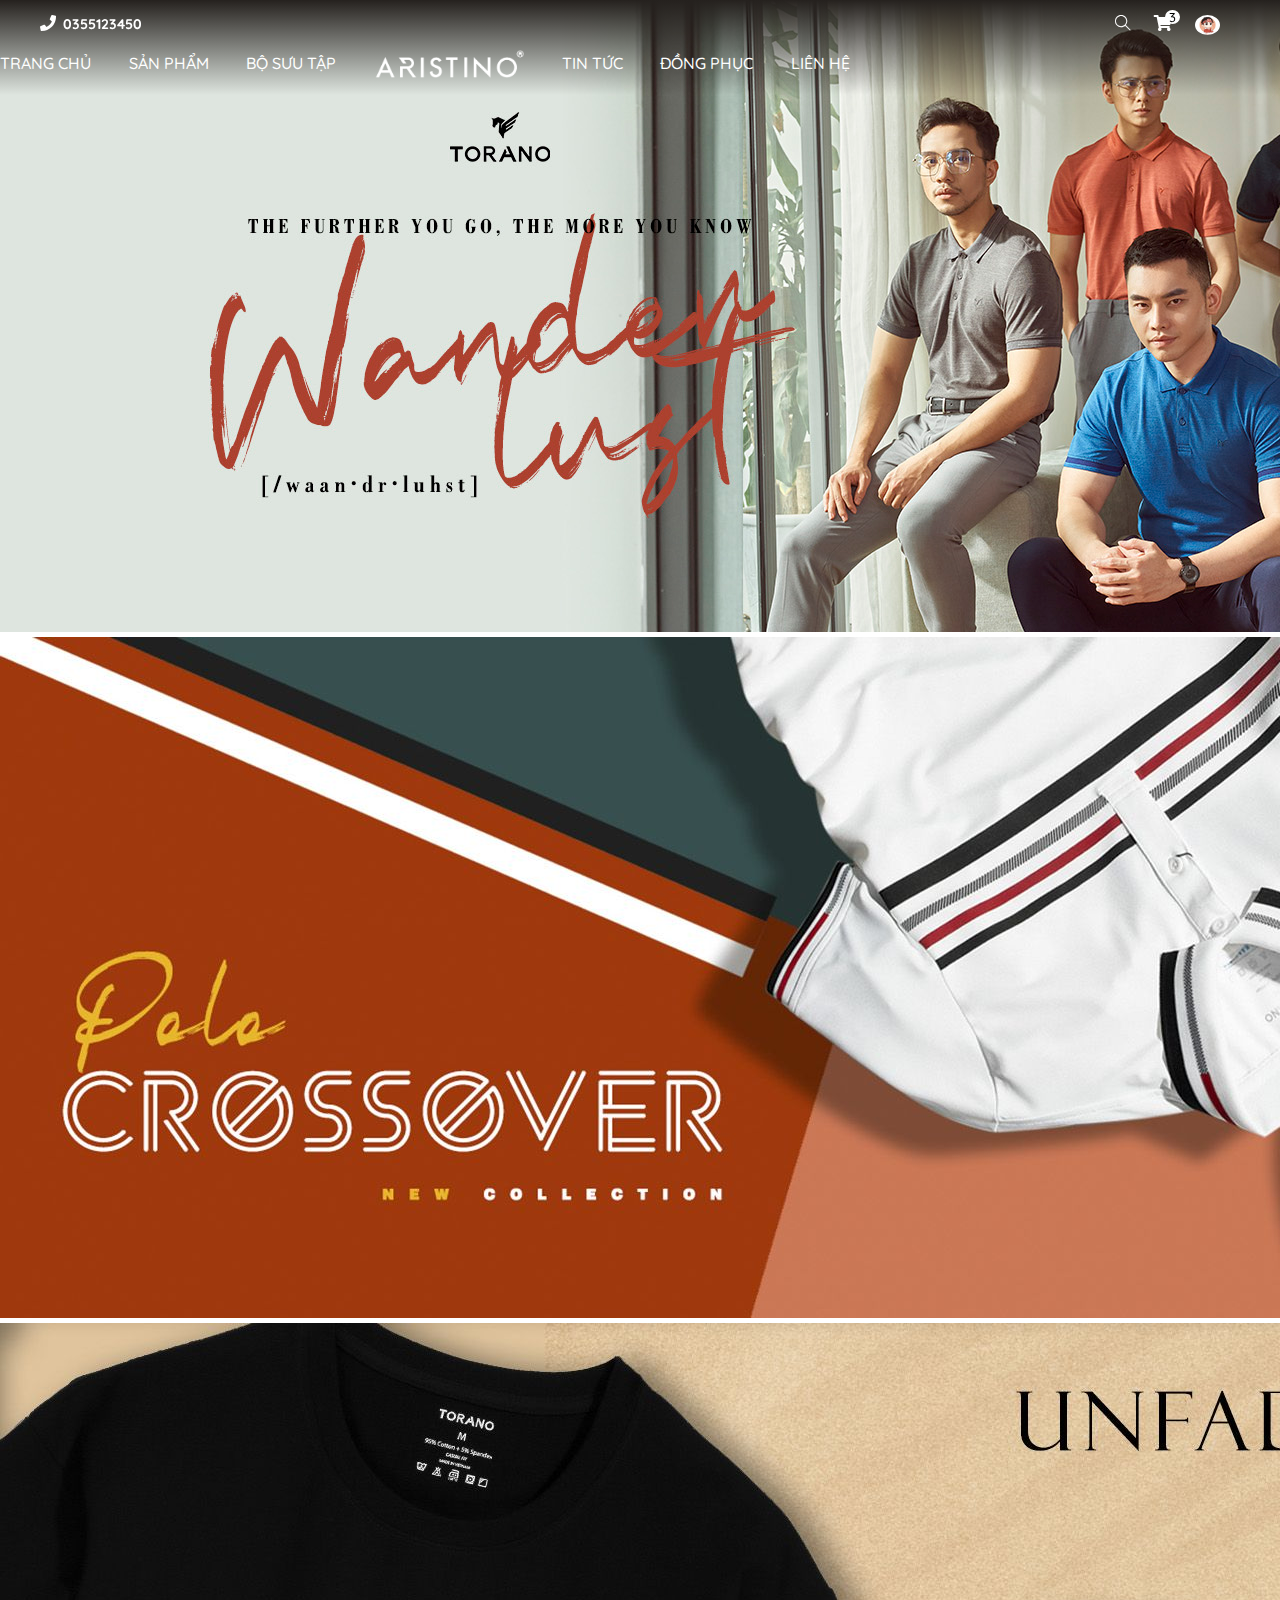
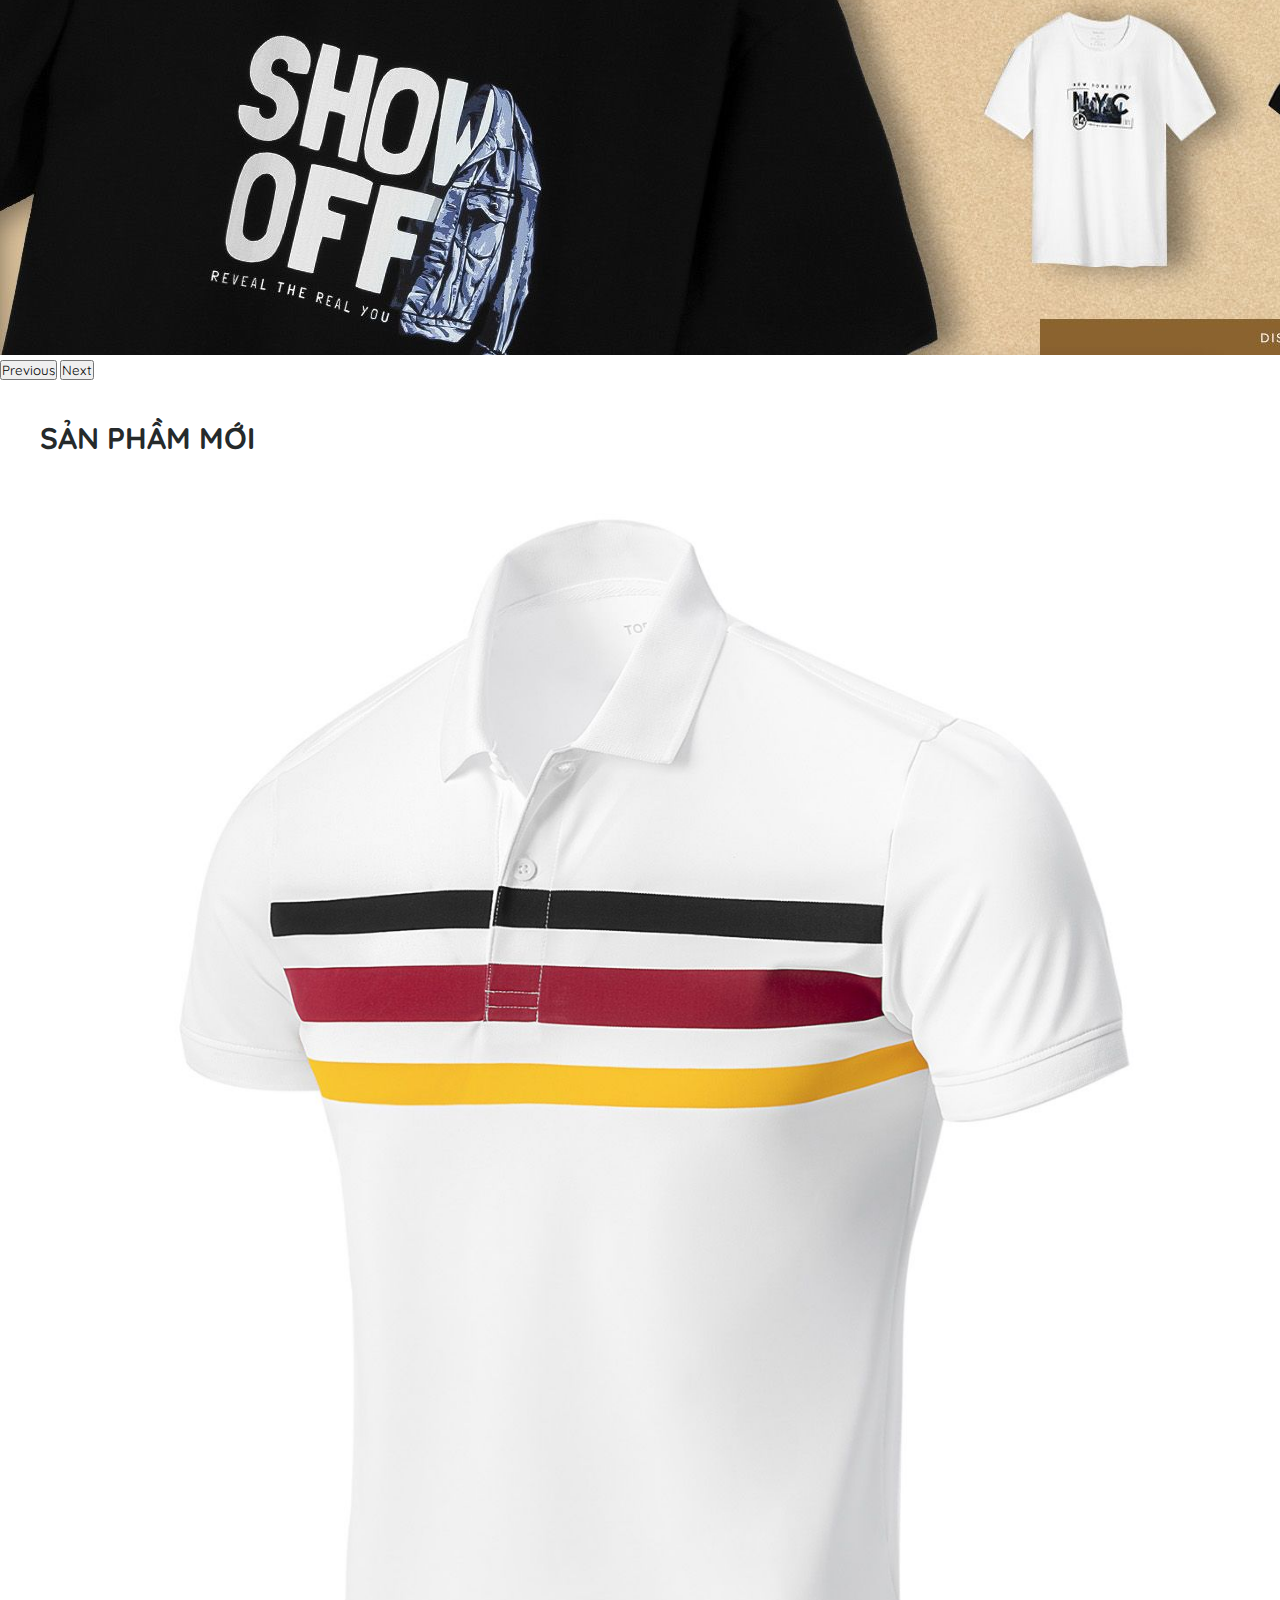
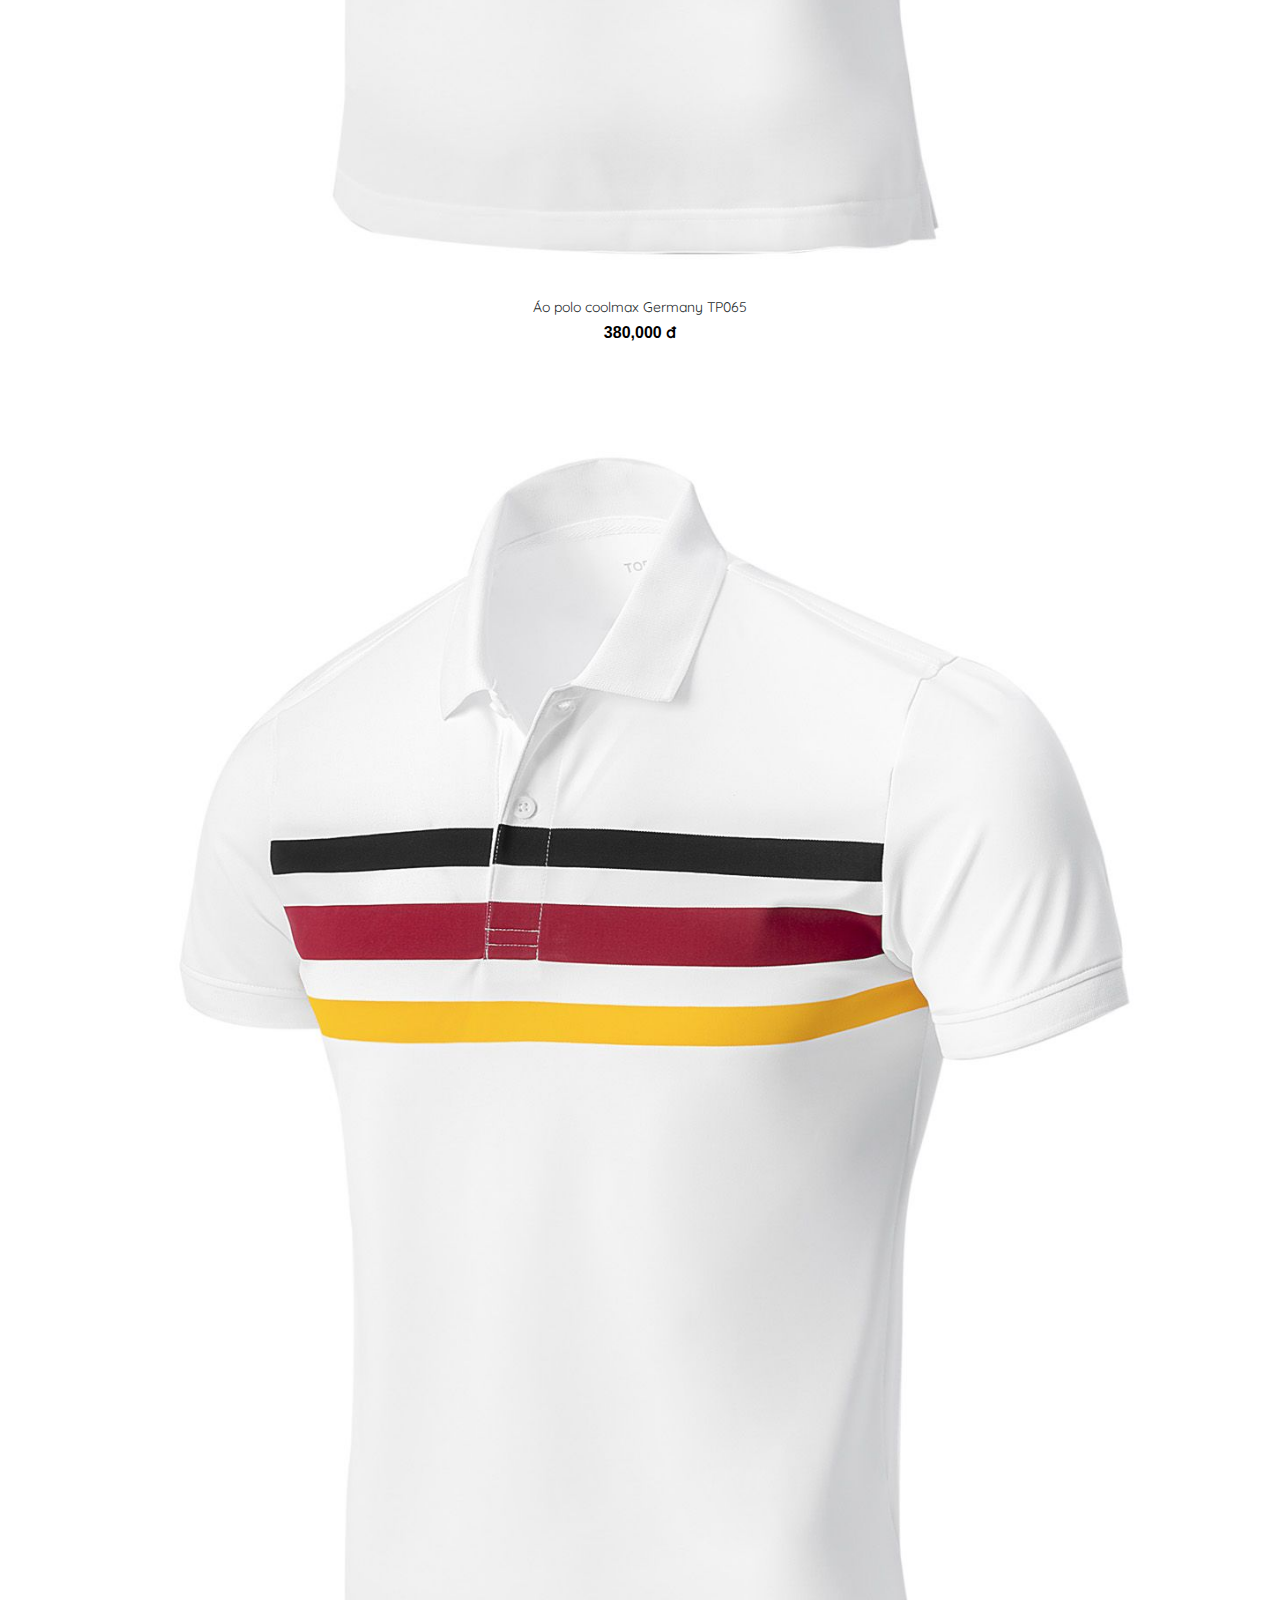
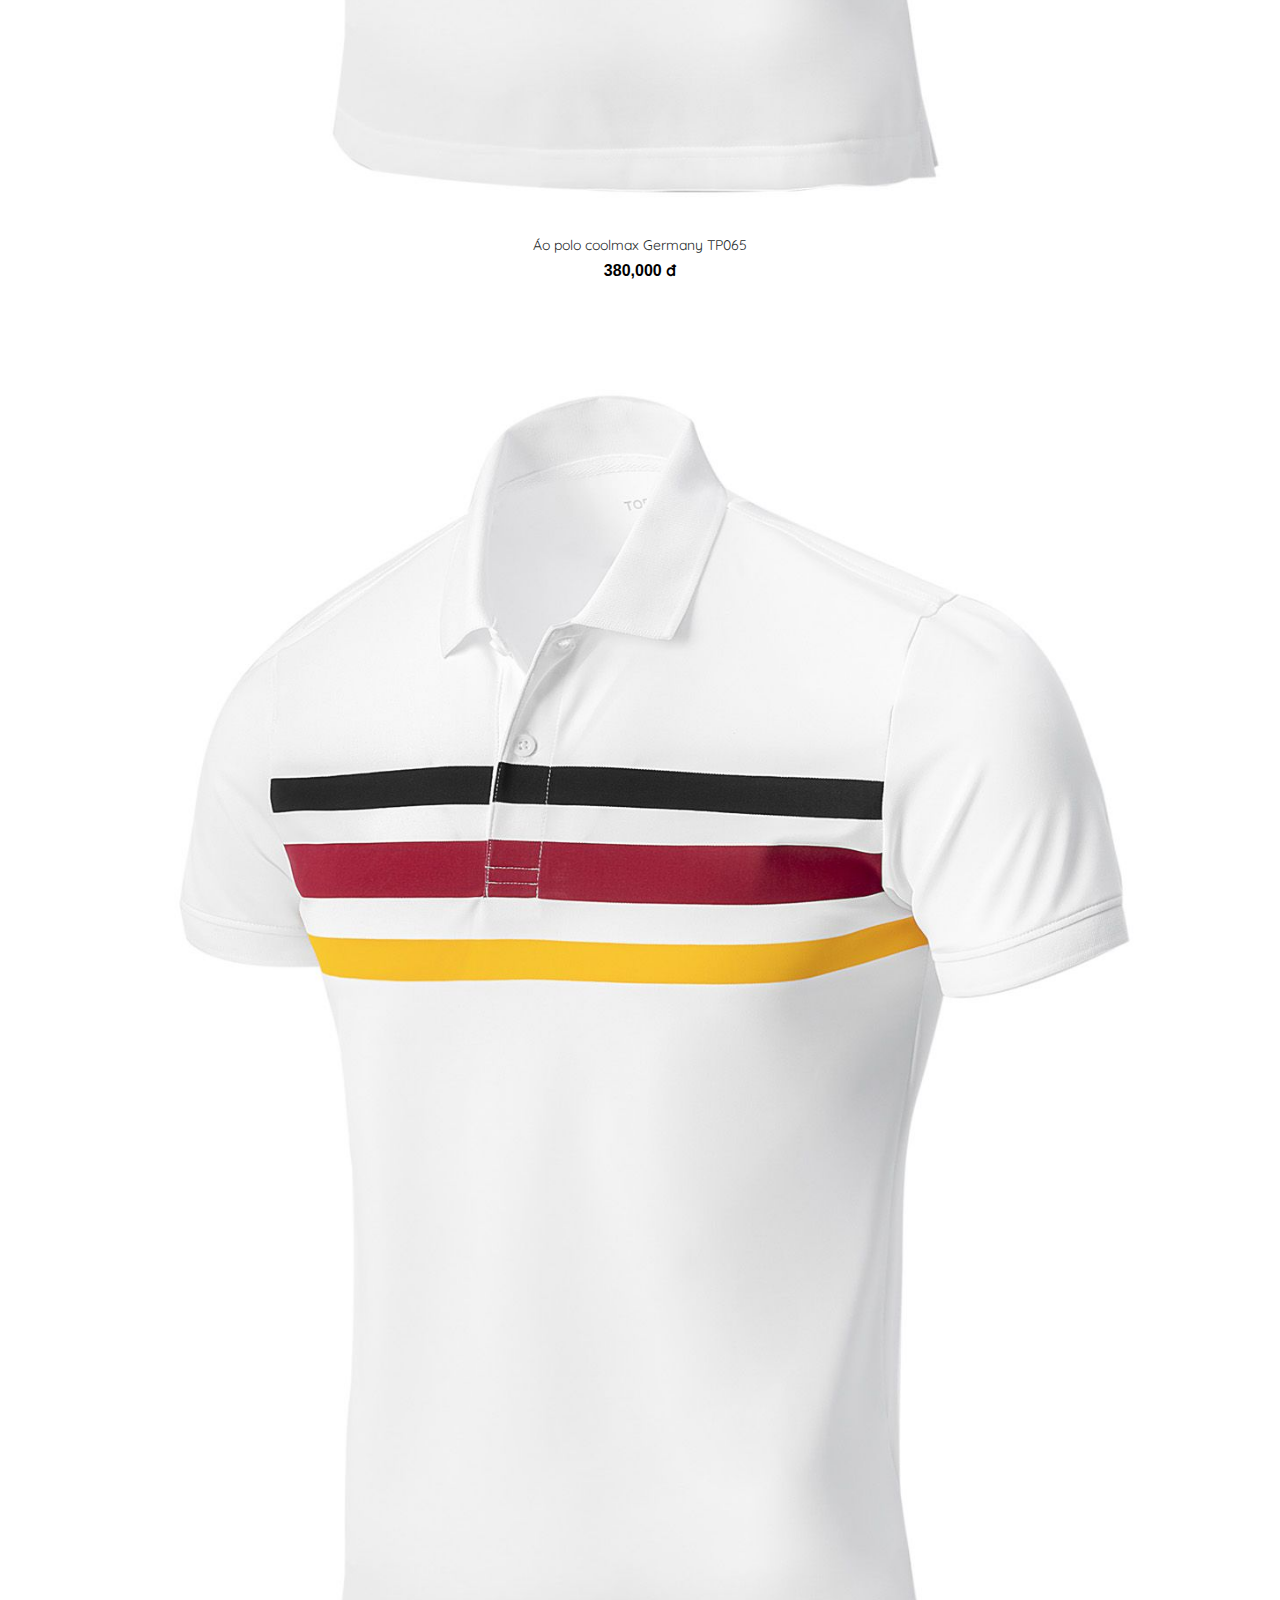
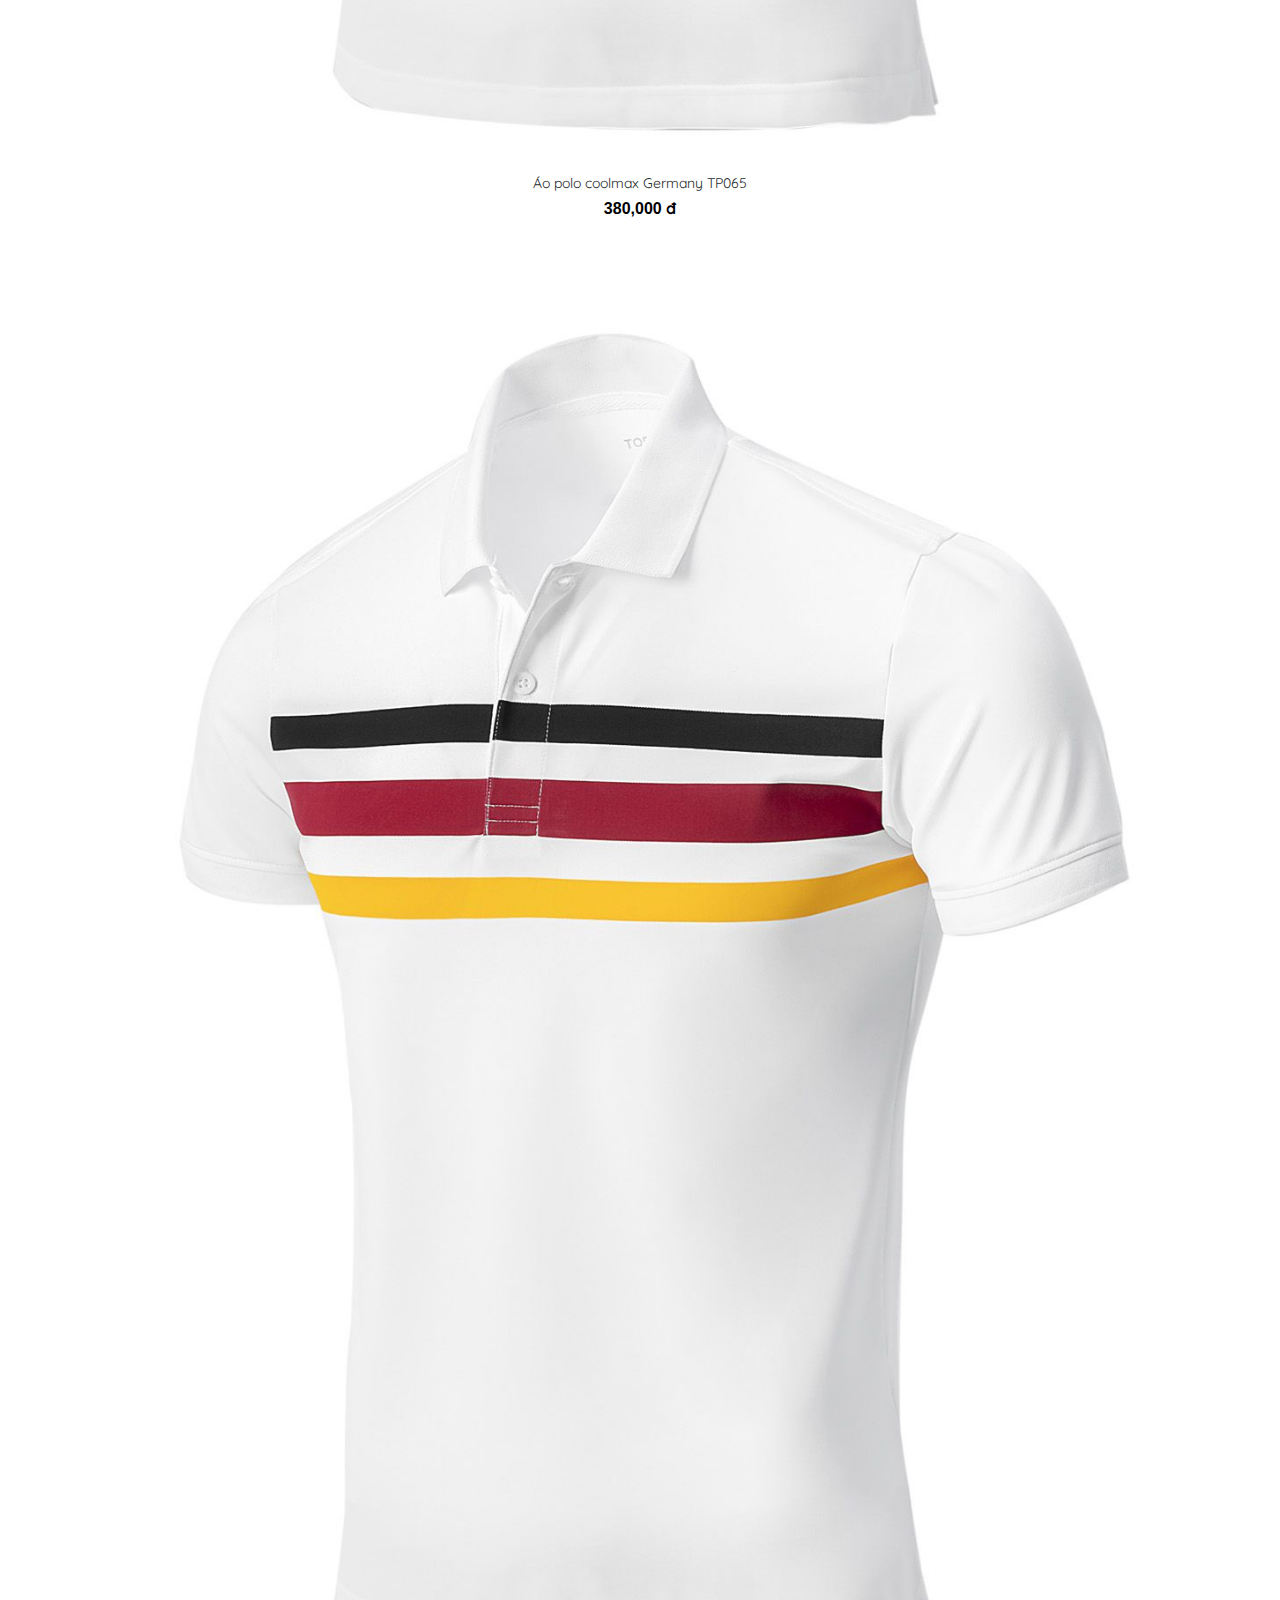
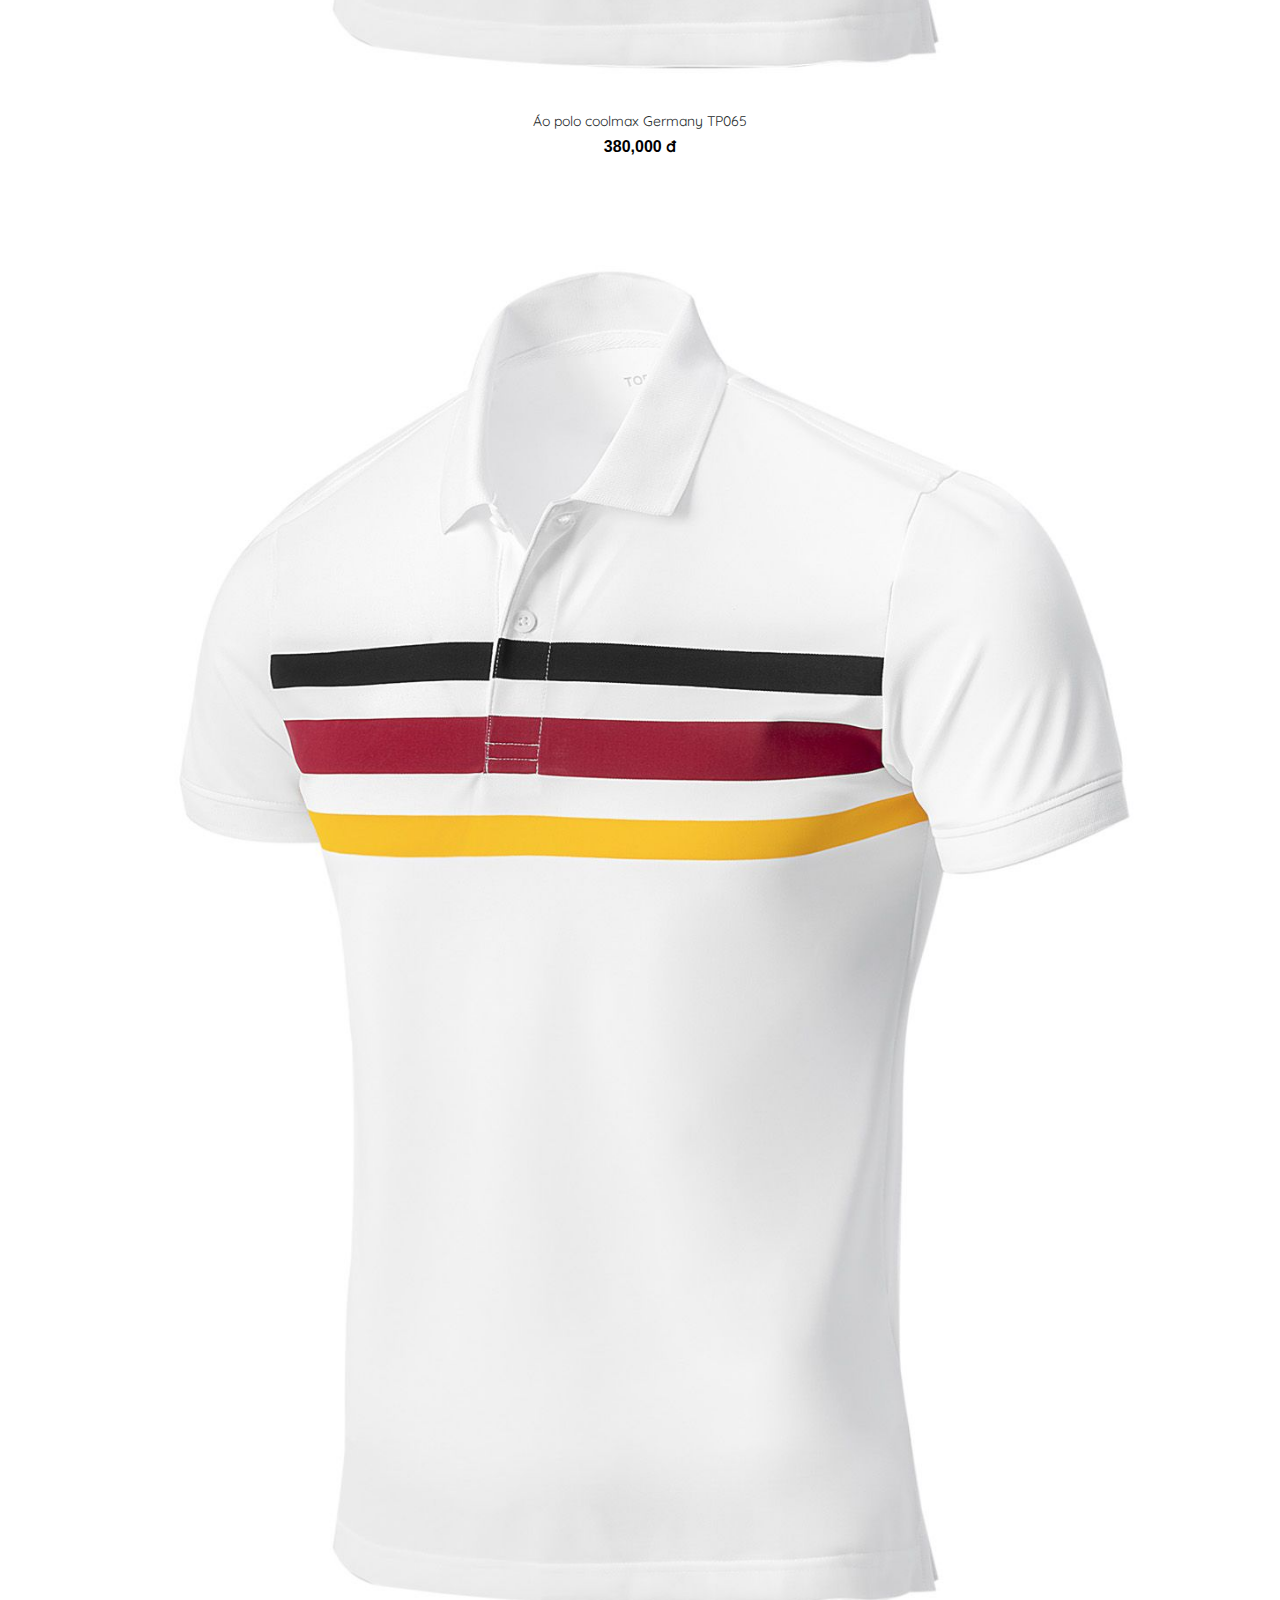
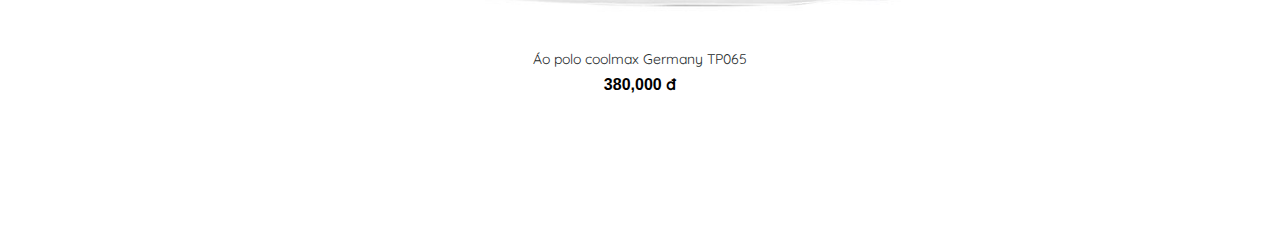
<file: index.html>
<!DOCTYPE html>
<html lang="en">
<head>
    <meta charset="UTF-8">
    <meta http-equiv="X-UA-Compatible" content="IE=edge">
    <meta name="viewport" content="width=device-width, initial-scale=1.0">
    <title>Torano</title>
    <link rel="stylesheet" href="./public/font/fontawesome-free-5.15.1-web/css/all.min.css">
    <link rel="stylesheet" href="./public/themify-icons/themify-icons.css">
    <link rel="stylesheet" href="./public/css/main.css">
    <link rel="stylesheet" href="./public/css/index.css">
    <link href="https://cdn.jsdelivr.net/npm/bootstrap@5.0.0/dist/css/bootstrap.min.css" rel="stylesheet" integrity="sha384-wEmeIV1mKuiNpC+IOBjI7aAzPcEZeedi5yW5f2yOq55WWLwNGmvvx4Um1vskeMj0" crossorigin="anonymous">
    <link rel="preconnect" href="https://fonts.gstatic.com">
    <link rel="preconnect" href="https://fonts.gstatic.com">
    <link href="https://fonts.googleapis.com/css2?family=Quicksand:wght@300;400;500;600;700&display=swap" rel="stylesheet">
</head>
<body>
    <div class="app">
        <div class="app_slider" style="top: 195px; z-index: 0;">
            <div id="carouselExampleInterval" class="carousel slide" data-bs-ride="carousel">
                <div class="carousel-inner">
                  <div class="carousel-item active" data-bs-interval="10000">
                    <img src="./public/images/slider/slider1.jpg" class="d-block w-100" alt="...">
                  </div>
                  <div class="carousel-item" data-bs-interval="2000">
                    <img src="./public/images/slider/slider2.jpg" class="d-block w-100" alt="...">
                  </div>
                  <div class="carousel-item">
                    <img src="./public/images/slider/slider3.jpg" class="d-block w-100" alt="...">
                  </div>
                </div>
                <button class="carousel-control-prev" type="button" data-bs-target="#carouselExampleInterval" data-bs-slide="prev">
                  <span class="carousel-control-prev-icon" aria-hidden="true"></span>
                  <span class="visually-hidden">Previous</span>
                </button>
                <button class="carousel-control-next" type="button" data-bs-target="#carouselExampleInterval" data-bs-slide="next">
                  <span class="carousel-control-next-icon" aria-hidden="true"></span>
                  <span class="visually-hidden">Next</span>
                </button>
              </div>
        </div>
        <header class="header">
            <div class="container-fluid header_topbar">
                <ul class="header_topbar_list header_topbar_list_left">
                    <li class="header_topbar_item">
                        <i class="fa fa-phone header_topbar-icon" aria-hidden="true"></i>
                        <span class="header_topbar_item_phone">
                            0355123450
                        </span>
                    </li>
                </ul>
                <ul class="header_topbar_list header_topbar_list_right">
                    <li class="header_topbar_item"  title="Tìm kiếm">
                        <!-- <i class="fa fa-search header_topbar-icon" aria-hidden="true"></i> -->
                        <label for="input_checkbox_search">
                            <span class="ti-search header_topbar-icon"></span>
                        </label>
                        
                    </li>
                    <li class="header_topbar_item header_topbar_item_cart" title="Giỏ hàng">
                        <label for="input_checkbox__cart"   onclick="checkedCart()">
                            <i class="fa fa-shopping-cart header_topbar-icon " aria-hidden="true"></i>
                            <span class="header_topbar_item_cart_number">3</span>
                        </label>
                    </li>
                    <!-- Nếu chưa đăng nhập -->
                    <!-- <li class="header_topbar_item" title="Đăng nhập/Đăng xuất">
                        <a href="">
                            <i class="fa fa-user header_topbar-icon" aria-hidden="true"></i>
                        </a>
                    </li> -->
                    <!-- Nếu đã đăng nhập -->
                    <li class="header_topbar_item header_topbar_account">
                        <a href="" class="header_topbar_user">
                            <img src="./public/images/avatar.jpg" alt="" class="header_topbar_item_avatar">
                        </a>
                        <div class="header_topbar_user_menu">
                            <ul class="header_topbar_user_list">
                                <li class="header_topbar_user_item">
                                    <span style="color: #26a998;">Xin chào: </span><span style="color: red;">Khải</span>
                                </li>
                                <li class="header_topbar_user_item">
                                    <a href="">Thông tin tài khoản</a>
                                </li>
                                <li class="header_topbar_user_item">
                                    <a href="">Đơn mua</a>
                                </li>
                                <li class="header_topbar_user_item">
                                    <a href="">Đăng xuất</a>
                                </li>
                            </ul>
                        </div>
                    </li>
                </ul>
            </div>
            <!-- <div class="container-fluid header_navbar app_header_navbar" id="header_navbar"> -->
            <div class="container-fluid header_navbar" id="header_navbar">

                <ul class="header_navbar_list">
                    <li class="header_navbar_item">
                        <a href="#" class="header_navbar_item_kw">Trang chủ</a>
                    </li>
                    <li class="header_navbar_item header_navbar_item_product">
                        <span class="header_navbar_item_kw">Sản phẩm</span>
                        <!-- Hover Sản Phẩm -->
                        <div class="header_navbar_item_product_modal" id="item_product">
                            <div class="header_navbar_item_product_list">
                                <ul class="header_navbar_item_product_list_ul">
                                    <li class="header_navbar_item_product_list_ul_key"><a href="">ÁO</a></li>
                                    <li><a href="">Áo sơ mi</a></li>
                                    <li><a href="">Áo polo</a></li>
                                    <li><a href="">Áo len</a></li>
                                    <li><a href="">Áo T-Shirt</a></li>
                                    <li><a href="">Áo khoác</a></li>
                                    <li><a href="">Áo thun dài tay</a></li>
                                </ul>
                                <ul class="header_navbar_item_product_list_ul">
                                    <li class="header_navbar_item_product_list_ul_key"><a href="">Quần</a></li>
                                    <li><a href="">Quần âu</a></li>
                                    <li><a href="">Quần kaki</a></li>
                                    <li><a href="">Quần thể thao</a></li>
                                    <li><a href="">Quần jeans</a></li>
                                    <li><a href="">Quần Short</a></li>
                                </ul>
                                <ul class="header_navbar_item_product_list_ul">
                                    <li class="header_navbar_item_product_list_ul_key"><a href="">Đồ lót</a></li>
                                    <li><a href="">Boxer</a></li>
                                    <li><a href="">Brief</a></li>
                                </ul>
                                <ul class="header_navbar_item_product_list_ul">
                                    <li class="header_navbar_item_product_list_ul_key"><a href="">Phụ kiện</a></li>
                                    <li><a href="">Thắt lưng</a></li>
                                    <li><a href="">Ví nam</a></li>
                                    <li><a href="">Cà vạt</a></li>
                                    <li><a href="">Cặp da</a></li>
                                    <li><a href="">Giày da</a></li>
                                    <li><a href="">Vali</a></li>
                                </ul>
                                <ul class="header_navbar_item_product_list_ul">
                                    <li class="header_navbar_item_product_list_ul_key"><a href="">Kidman</a></li>
                                    <li><a href="">Áo sơ mi</a></li>
                                    <li><a href="">Áo polo</a></li>
                                    <li><a href="">Áo len</a></li>
                                    <li><a href="">Áo T-Shirt</a></li>
                                    <li><a href="">Áo khoác</a></li>
                                    <li><a href="">Áo thun dài tay</a></li>
                                </ul>
                            </div>
                            
                        </div>
                    </li>
                    <li class="header_navbar_item">
                        <span class="header_navbar_item_kw">Bộ sưu tập</span>
                    </li>
                    <li class="header_navbar_item header_navbar_item_logo">
                        <a href=""><img src="./public/images/logo-typo.png" alt=""></a>
                    </li>
                    <li class="header_navbar_item">
                        <a href="" class="header_navbar_item_kw"><span>Tin tức</span></a>
                    </li>
                    <li class="header_navbar_item">
                        <span class="header_navbar_item_kw">Đồng phục</span>
                    </li>
                    <li class="header_navbar_item">
                        <a href="" class="header_navbar_item_kw"><span>Liên hệ</span></a>
                    </li>
                </ul>
            </div>
            <div class="header_hidden"></div>
            <div class="abc" id="abc" style="color: white;z-index: 1;"></div>
            
            <!-- Search sản phẩm-->
            
        </header>
        <!-- END HEADER -->

        <!-- CONTAINER -->

        <div class="container-fluid app_container">
            <div class="app_container_title">
                <a href="" class="app_container_title_link">SẢN PHẦM MỚI</a>
            </div>
            <div class="app_container_heading">
                <div class="row">
                    <div class="col-xl-3 col-lg-3 col-md-4 col-sm-6 col-6">
                        <div class="product_item" id="product_item_1" onmouseover="Hoverevent(this.id)" onmouseout="Outevent(this.id)">
                            <div class="product_item_top">
                                <a href=""><img src="./public/images/product/avatar_b/p1.jpg" alt=""></a>
                                <a href="" class="product_item_name">Áo polo coolmax Germany TP065</a>
                                <span class="product_item_price">380,000 <span class="price_d">đ</span></span>
                            </div>
                            <div class="product_item_bot" id="product_item_bot_1">
                                <div class="product_item_bot_l">
                                    <a href="#" class="product_item_bot_link"><span class="ti-shopping-cart"></span>  <span>Mua nhanh</span></a>
                                </div>
                                <div class="product_item_bot_r">
                                    <a href="" class="product_item_bot_link"><span class="ti-eye"></span>  <span>Xem chi tiết</span></a>
                                </div>
                            </div>
                        </div>
                    </div>
                    <div class="col-xl-3 col-lg-3 col-md-4 col-sm-6 col-6">
                        <div class="product_item" id="product_item_2" onmouseover="Hoverevent(this.id)" onmouseout="Outevent(this.id)">
                            <div class="product_item_top">
                                <a href=""><img src="./public/images/product/avatar_b/p1.jpg" alt=""></a>
                                <a href="" class="product_item_name">Áo polo coolmax Germany TP065</a>
                                <span class="product_item_price">380,000 <span class="price_d">đ</span></span>
                            </div>
                            <div class="product_item_bot" id="product_item_bot_2">
                                <div class="product_item_bot_l">
                                    <a href="" class="product_item_bot_link"><span class="ti-shopping-cart"></span>  <span>Mua nhanh</span></a>
                                </div>
                                <div class="product_item_bot_r">
                                    <a href="" class="product_item_bot_link"><span class="ti-eye"></span>  <span>Xem chi tiết</span></a>
                                </div>
                            </div>
                        </div>
                    </div>
                    <div class="col-xl-3 col-lg-3 col-md-4 col-sm-6 col-6">
                        <div class="product_item"  id="product_item_3" onmouseover="Hoverevent(this.id)" onmouseout="Outevent(this.id)">
                            <div class="product_item_top">
                                <a href=""><img src="./public/images/product/avatar_b/p1.jpg" alt=""></a>
                                <a href="" class="product_item_name">Áo polo coolmax Germany TP065</a>
                                <span class="product_item_price">380,000 <span class="price_d">đ</span></span>
                            </div>
                            <div class="product_item_bot" id="product_item_bot_3">
                                <div class="product_item_bot_l">
                                    <a href="" class="product_item_bot_link"><span class="ti-shopping-cart"></span>  <span>Mua nhanh</span></a>
                                </div>
                                <div class="product_item_bot_r">
                                    <a href="" class="product_item_bot_link"><span class="ti-eye"></span>  <span>Xem chi tiết</span></a>
                                </div>
                            </div>
                        </div>
                    </div>
                    <div class="col-xl-3 col-lg-3 col-md-4 col-sm-6 col-6">
                        <div class="product_item"  id="product_item_4" onmouseover="Hoverevent(this.id)" onmouseout="Outevent(this.id)">
                            <div class="product_item_top">
                                <a href=""><img src="./public/images/product/avatar_b/p1.jpg" alt=""></a>
                                <a href="" class="product_item_name">Áo polo coolmax Germany TP065</a>
                                <span class="product_item_price">380,000 <span class="price_d">đ</span></span>
                            </div>
                            <div class="product_item_bot" id="product_item_bot_4">
                                <div class="product_item_bot_l">
                                    <a href="" class="product_item_bot_link"><span class="ti-shopping-cart"></span>  <span>Mua nhanh</span></a>
                                </div>
                                <div class="product_item_bot_r">
                                    <a href="" class="product_item_bot_link"><span class="ti-eye"></span>  <span>Xem chi tiết</span></a>
                                </div>
                            </div>
                        </div>
                    </div>
                    <div class="prd_it col-xl-3 col-lg-3 col-md-4 col-sm-6 col-6" id="prd_it_5">
                        <div class="product_item"  id="product_item_5" onmouseover="Hoverevent(this.id)" onmouseout="Outevent(this.id)">
                            <div class="product_item_top" id="product_item_top_5">
                                <a href=""><img src="./public/images/product/avatar_b/p1.jpg" alt=""></a>
                                <a href="" class="product_item_name">Áo polo coolmax Germany TP065</a>
                                <span class="product_item_price">380,000 <span class="price_d">đ</span></span>
                            </div>
                            <div class="product_item_bot" id="product_item_bot_5">
                                <div class="product_item_bot_l">
                                    <a href="" class="product_item_bot_link"><span class="ti-shopping-cart"></span>  <span>Mua nhanh</span></a>
                                </div>
                                <div class="product_item_bot_r">
                                    <a href="" class="product_item_bot_link"><span class="ti-eye"></span>  <span>Xem chi tiết</span></a>
                                </div>
                            </div>
                        </div>
                    </div>
                </div>
            </div>
            
        </div>

        <!-- END CONTAINER -->

        <!-- FOOTER -->
        <footer class="footer">

        </footer>
        <!-- END FOOTER -->
        <!-- modal Cart -->
        <div class="app_modal_cart" >
            <!-- <div class="app_modal_over"></div> -->
            <input type="checkbox" name="" class="checkbox__cart" id="input_checkbox__cart" style="display: none;">
            <label for="input_checkbox__cart" class="app_modal_over" id="app_modal_over"   onclick="checkedCart()"></label>
            
            <div class="shopping_cart">
                <div class="shopping_cart_top">
                    <div class="">GIỎ HÀNG</div>
                    <div>
                        <label for="input_checkbox__cart" class="ti-close shopping_cart_top_icon"  onclick="checkedCart()"></label>
                    </div>
                </div>
                <span class="">Bạn đang  có <span style="font-weight: 800;font-family: 'Quicksand',sans-serif;font-size: 1.6rem;">0</span> sản phẩm trong giỏ hàng</span>
                
                <div class="shopping_cart_product">
                    <!-- Nếu không có sản phẩm trong giỏ hàng -->
                    <!-- <hr style="margin-top: 20px;margin-bottom: 20px;">
                    <span>Hiện chưa có sản phẩm trong giỏ hàng.</span> -->

                    <!-- Nếu có sản phẩm trong giỏ hàng -->
                    <hr style="margin-top: 20px;margin-bottom: 20px;">
                    <div class="shopping_cart_product_list">
                        <div class="shopping_cart_product_list_img">
                            <a href=""><img src="./public/images/product/product1.jpg" alt=""></a>
                        </div>
                        <div class="shopping_cart_product_list_content">
                            <a href="">Áo thun in hình Capacabana TS 600 - Xanh Navy - XL</a>
                            <div class="shopping_cart_product_list_price">
                                <span>250,000</span> đ <span style="font-weight: 800;">x</span> 1
                            </div>
                            <a href="" class="shopping_cart_product_list_content_link">Xóa</a>
                        </div>
                    </div>
                    <hr style="margin-top: 20px;margin-bottom: 20px;">
                    <div class="shopping_cart_product_list">
                        <div class="shopping_cart_product_list_img">
                            <a href=""><img src="./public/images/product/product1.jpg" alt=""></a>
                        </div>
                        <div class="shopping_cart_product_list_content">
                            <a href="">Áo thun in hình Capacabana TS 600 - Xanh Navy - XL</a>
                            <div class="shopping_cart_product_list_price">
                                <span>250,000</span> đ <span style="font-weight: 800;">x</span> 1
                            </div>
                            <a href="" class="shopping_cart_product_list_content_link">Xóa</a>
                        </div>
                    </div>
                    <hr style="margin-top: 20px;margin-bottom: 20px;">
                    <div class="shopping_cart_product_list">
                        <div class="shopping_cart_product_list_img">
                            <a href=""><img src="./public/images/product/product1.jpg" alt=""></a>
                        </div>
                        <div class="shopping_cart_product_list_content">
                            <a href="">Áo thun in hình Capacabana TS 600 - Xanh Navy - XL</a>
                            <div class="shopping_cart_product_list_price">
                                <span>250,000</span> đ <span style="font-weight: 800;">x</span> 1
                            </div>
                            <a href="" class="shopping_cart_product_list_content_link">Xóa</a>
                        </div>
                    </div>
                    <hr style="margin-top: 20px;margin-bottom: 20px;">
                    <div class="shopping_cart_product_list">
                        <div class="shopping_cart_product_list_img">
                            <a href=""><img src="./public/images/product/product1.jpg" alt=""></a>
                        </div>
                        <div class="shopping_cart_product_list_content">
                            <a href="">Áo thun in hình Capacabana TS 600 - Xanh Navy - XL</a>
                            <div class="shopping_cart_product_list_price">
                                <span>250,000</span> đ <span style="font-weight: 800;">x</span> 1
                            </div>
                            <a href="" class="shopping_cart_product_list_content_link">Xóa</a>
                        </div>
                    </div>
                    <hr style="margin-top: 20px;margin-bottom: 20px;">
                    <div class="shopping_cart_product_list">
                        <div class="shopping_cart_product_list_img">
                            <a href=""><img src="./public/images/product/product1.jpg" alt=""></a>
                        </div>
                        <div class="shopping_cart_product_list_content">
                            <a href="">Áo thun in hình Capacabana TS 600 - Xanh Navy - XL</a>
                            <div class="shopping_cart_product_list_price">
                                <span>250,000</span> đ <span style="font-weight: 800;">x</span> 1
                            </div>
                            <a href="" class="shopping_cart_product_list_content_link">Xóa</a>
                        </div>
                    </div>
                </div>
                <span class="span_hr_big"></span>
                <div class="shopping_cart_total">
                    <span>Tổng tiền tạm tính:</span>
                    <span class="shopping_cart_total_price">520,000 đ</span>
                </div>
                <div class="shopping_cart_checkout">
                    <a href="" class="shopping_cart_checkout_link">Tiến hành đặt hàng</a>
                </div>
                <div class="shopping_cart_viewcart">
                    <a href="">Xem chi tiết giỏ hàng <span class="ti-arrow-right"></span></a>
                </div>
            </div>
        </div>

        <!-- modal search -->
        <input type="checkbox" id="input_checkbox_search" class="input_checkbox_search" hidden>
        <div class="app_modal_search">
            <div class="app_modal_search_top">
                <form action="" class="app_modal_search_content">
                    <input type="text" class="app_modal_search_input">
                    <div class="app_modal_search_search">
                        <button type="submit" class="ti-search app_modal_search_search_btn"></button>
                    </div>
                </form>
                <div class="app_modal_search_cl">
                    <label for="input_checkbox_search" class="input_checkbox_search_close">
                        <span class="ti-close"></span>
                    </label>
                </div>
            </div>
            
            <!-- Khi có sản phẩm -->
            <div class="app_modal_search_product">
                <div class="app_modal_search_product_list">
                    <div class="app_modal_search_product_list_img">
                        <a href=""><img src="./public/images/product/saerch.jpg" alt=""></a>
                    </div>
                    <div class="app_modal_search_product_list_content">
                        <a href="" class="app_modal_search_product_list_content_name">Quần lót boxer kidman DBX008</a>
                        <span class="app_modal_search_product_list_content_price">79,000</span>
                    </div>
                   
                </div>
                <hr>
                <div class="app_modal_search_product_list">
                    <div class="app_modal_search_product_list_img">
                        <a href=""><img src="./public/images/product/saerch.jpg" alt=""></a>
                    </div>
                    <div class="app_modal_search_product_list_content">
                        <a href="" class="app_modal_search_product_list_content_name">Quần lót boxer kidman DBX008</a>
                        <span class="app_modal_search_product_list_content_price">79,000</span>
                    </div>
                   
                </div>
            </div>
        </div>
        

    </div>
</body>
    <script src="https://code.jquery.com/jquery-3.3.1.slim.min.js" integrity="sha384-q8i/X+965DzO0rT7abK41JStQIAqVgRVzpbzo5smXKp4YfRvH+8abtTE1Pi6jizo" crossorigin="anonymous"></script>
    <script src="https://cdnjs.cloudflare.com/ajax/libs/popper.js/1.14.3/umd/popper.min.js" integrity="sha384-ZMP7rVo3mIykV+2+9J3UJ46jBk0WLaUAdn689aCwoqbBJiSnjAK/l8WvCWPIPm49" crossorigin="anonymous"></script>
    <script src="https://stackpath.bootstrapcdn.com/bootstrap/4.1.3/js/bootstrap.min.js" integrity="sha384-ChfqqxuZUCnJSK3+MXmPNIyE6ZbWh2IMqE241rYiqJxyMiZ6OW/JmZQ5stwEULTy" crossorigin="anonymous"></script>
    <script src="https://code.jquery.com/jquery-3.5.0.js"></script>
    <script src="//ajax.googleapis.com/ajax/libs/jquery/1.9.1/jquery.min.js"></script>
    <script src="https://cdn.jsdelivr.net/npm/bootstrap@5.0.0/dist/js/bootstrap.bundle.min.js" integrity="sha384-p34f1UUtsS3wqzfto5wAAmdvj+osOnFyQFpp4Ua3gs/ZVWx6oOypYoCJhGGScy+8" crossorigin="anonymous"></script>
    <script src="https://cdn.jsdelivr.net/npm/@popperjs/core@2.9.2/dist/umd/popper.min.js" integrity="sha384-IQsoLXl5PILFhosVNubq5LC7Qb9DXgDA9i+tQ8Zj3iwWAwPtgFTxbJ8NT4GN1R8p" crossorigin="anonymous"></script>
    <script src="https://cdn.jsdelivr.net/npm/bootstrap@5.0.0/dist/js/bootstrap.min.js" integrity="sha384-lpyLfhYuitXl2zRZ5Bn2fqnhNAKOAaM/0Kr9laMspuaMiZfGmfwRNFh8HlMy49eQ" crossorigin="anonymous"></script>
    <script src="./public/js/main.js"></script>
</html>
</file>
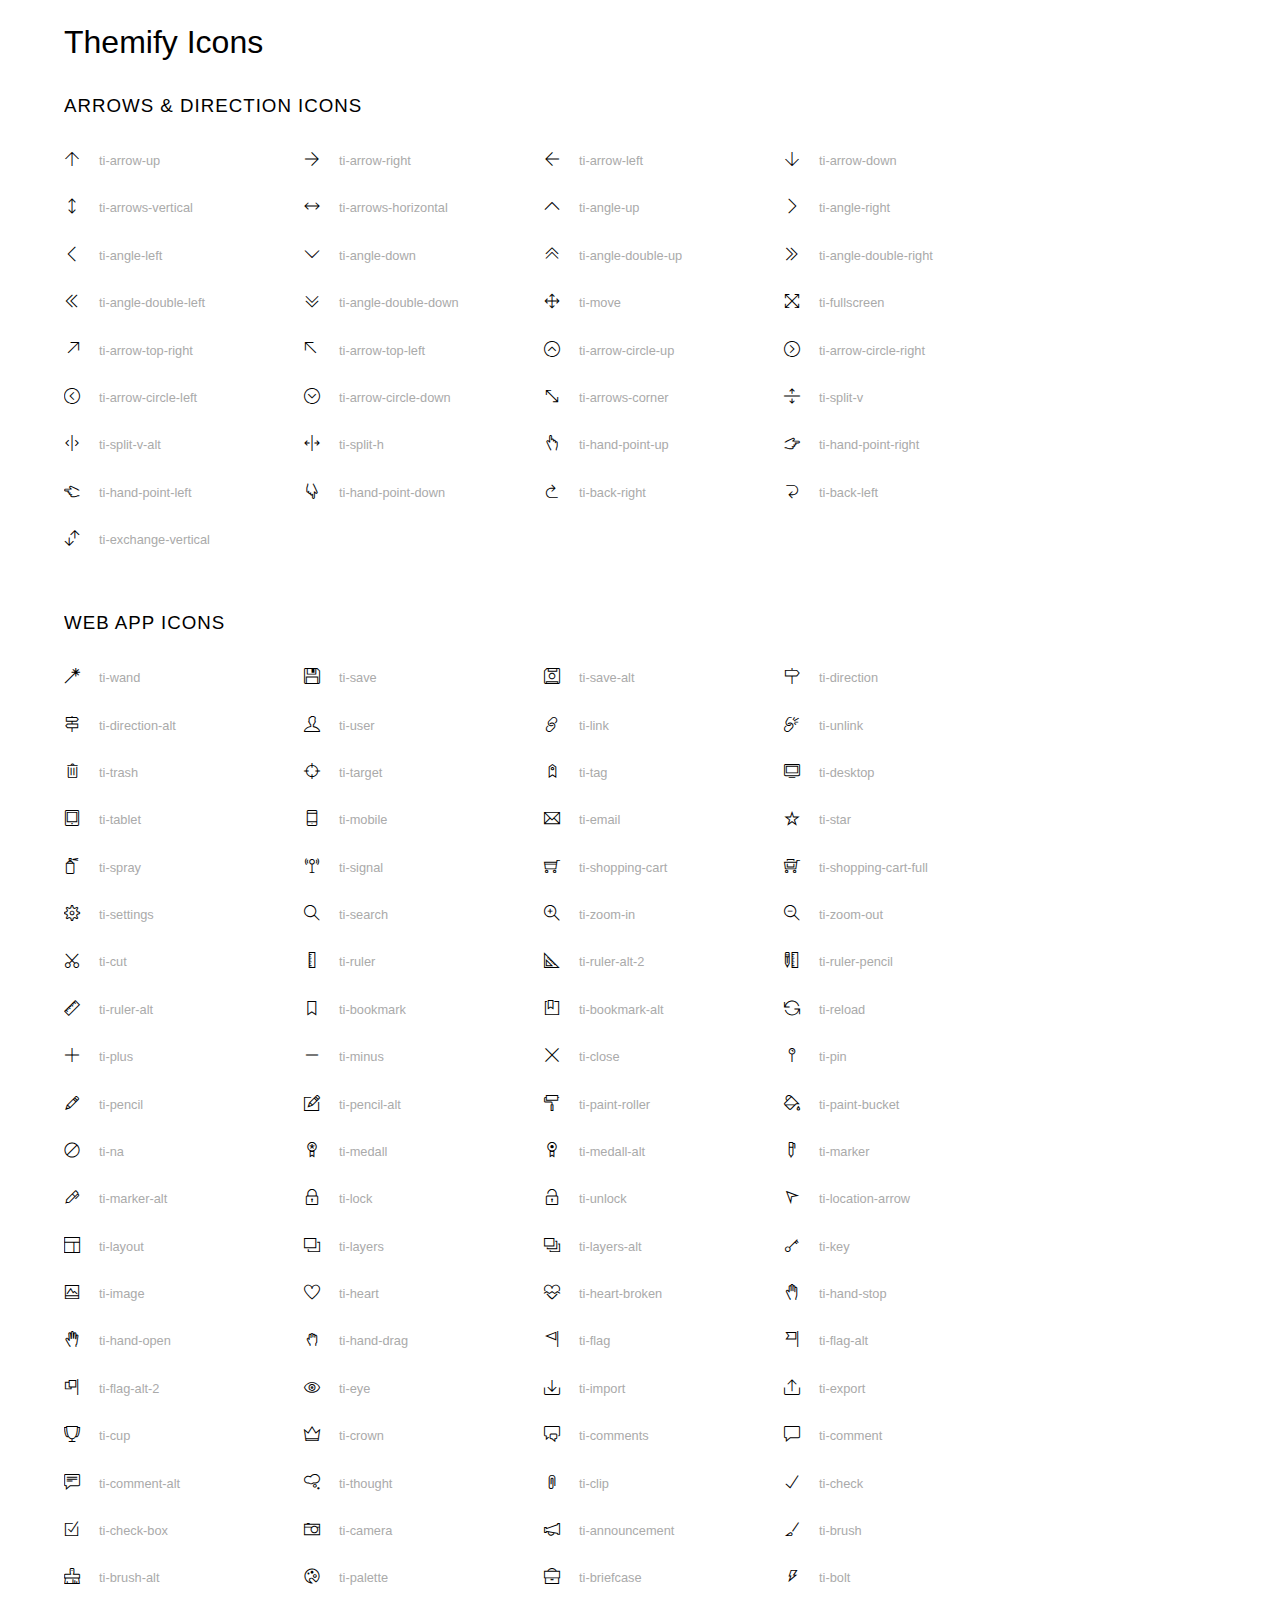
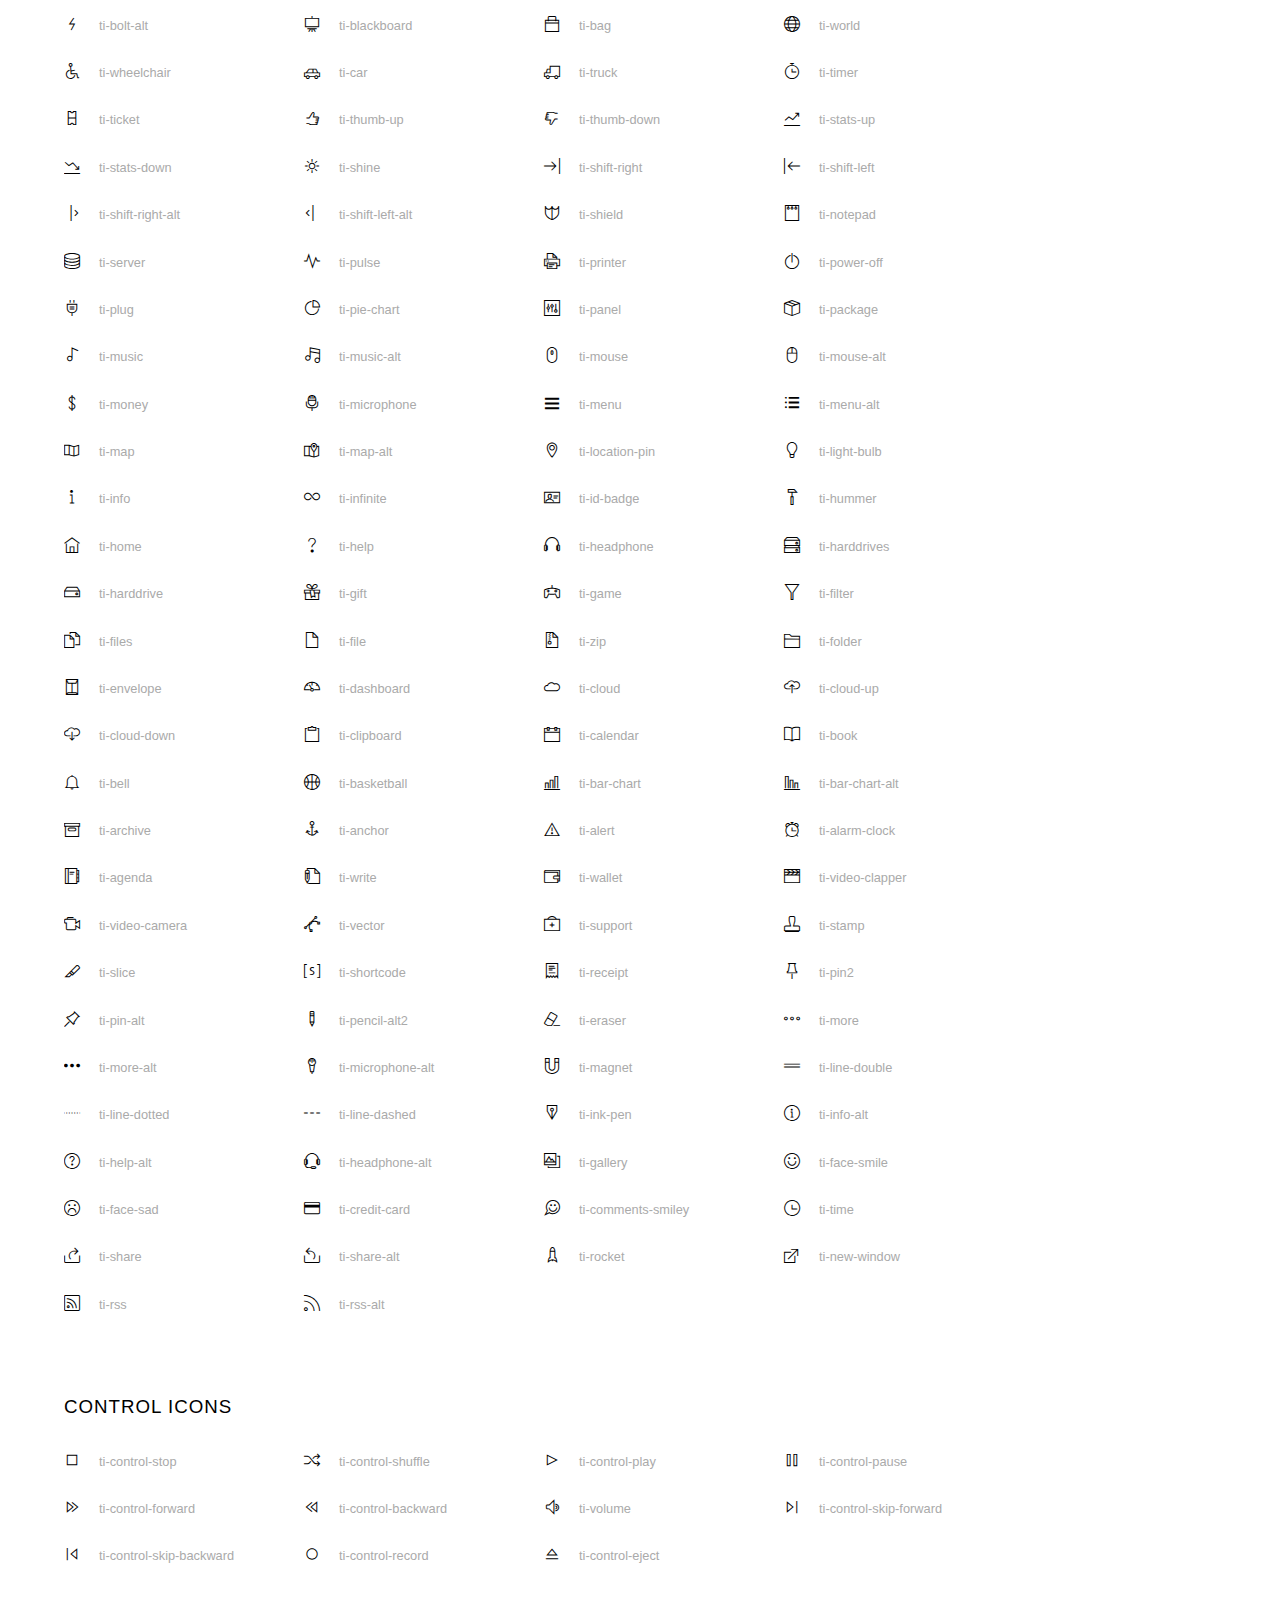
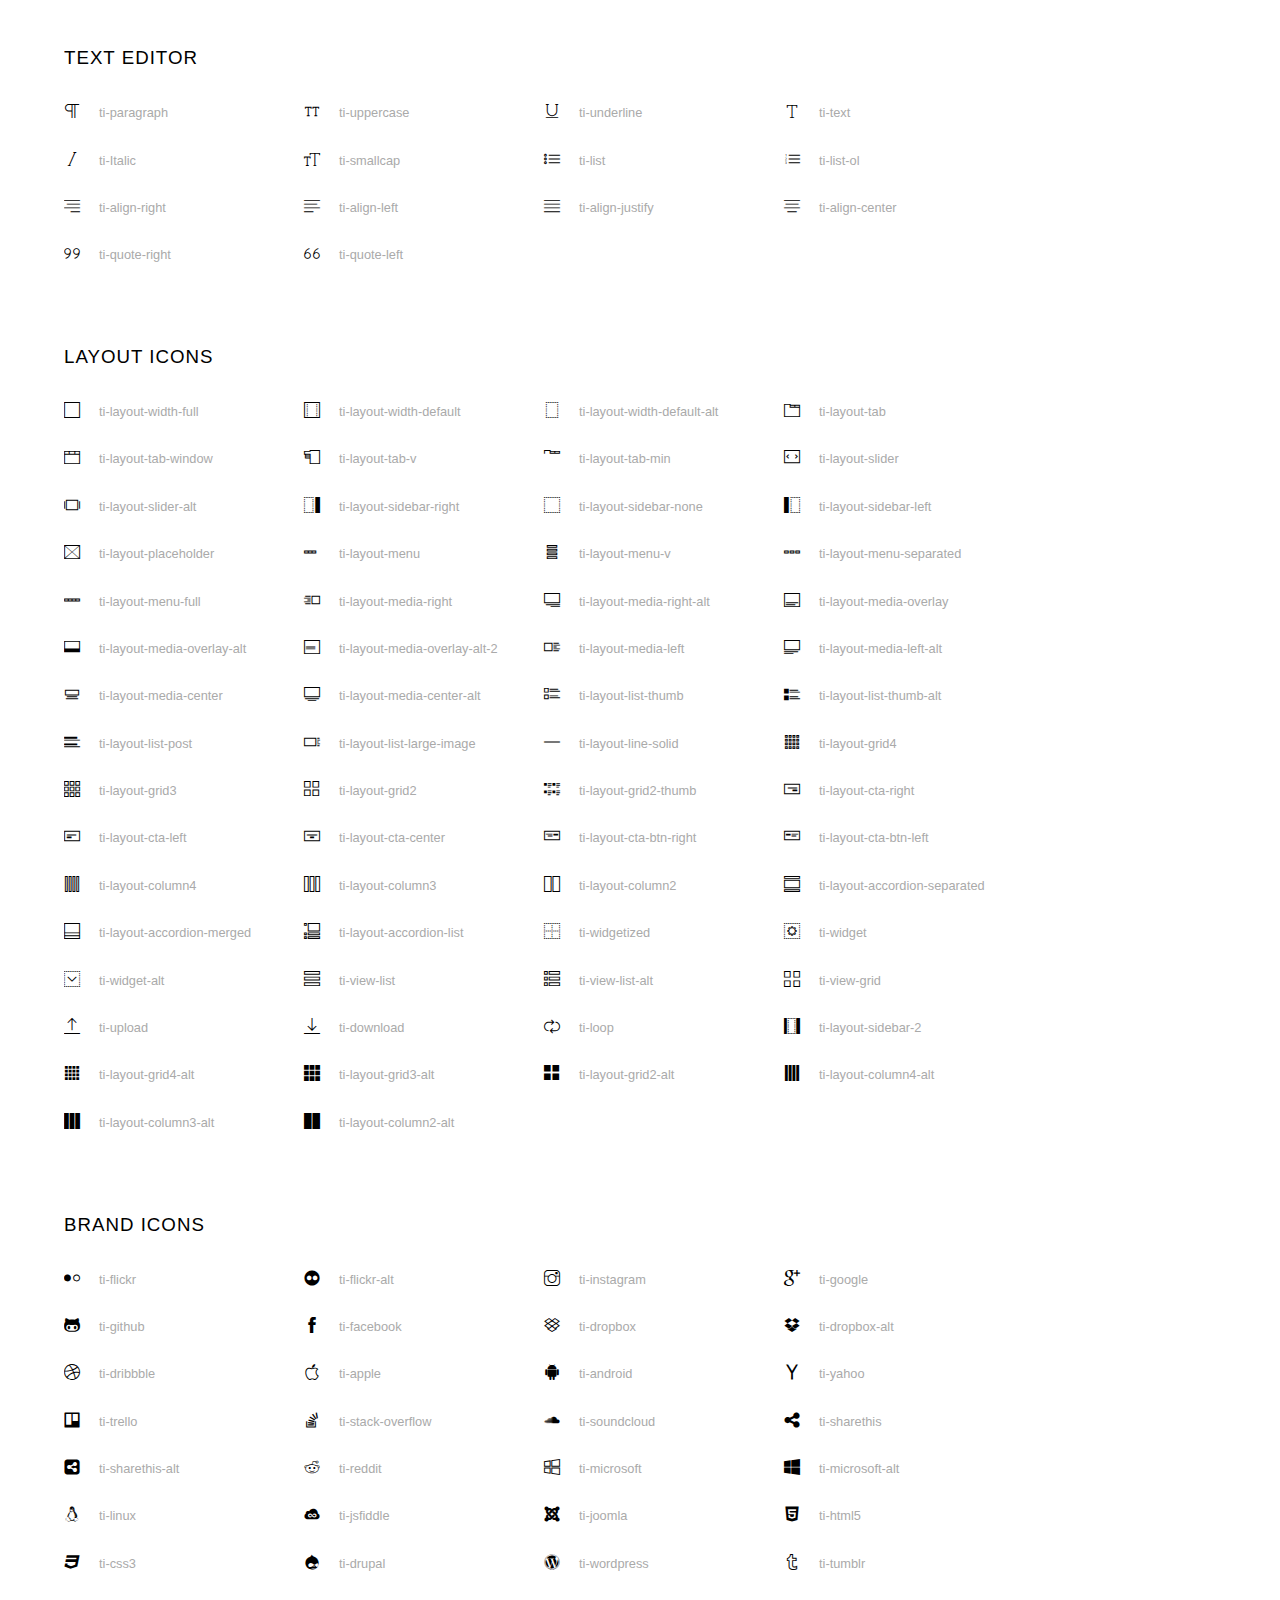
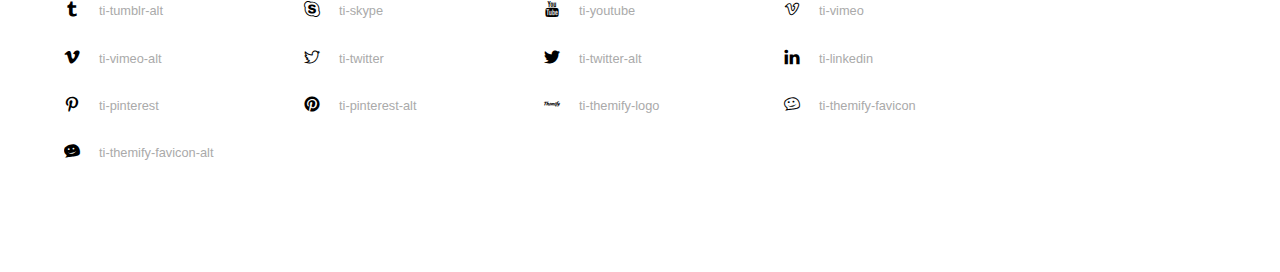
<file: public/themify-icons/index.html>
<!doctype html>
<html>
<head>
	<meta charset="utf-8">
	<title>Themify Icon Font</title>
	<meta name="viewport" content="width=device-width">
	<link rel="stylesheet" href="demo-files/demo.css">
	<link rel="stylesheet" href="themify-icons.css">
	<!--[if lt IE 8]><!-->
	<link rel="stylesheet" href="ie7/ie7.css">
	<!--<![endif]-->
</head>
<body>
	<h1>Themify Icons</h1>

	<div class="icon-section">

		<div class="icon-section">
			<h3>Arrows &amp; Direction Icons </h3>

			<div class="icon-container">
				<span class="ti-arrow-up"></span><span class="icon-name"> ti-arrow-up</span>
			</div>
			<div class="icon-container">
				<span class="ti-arrow-right"></span><span class="icon-name"> ti-arrow-right</span>
			</div>
			<div class="icon-container">
				<span class="ti-arrow-left"></span><span class="icon-name"> ti-arrow-left</span>
			</div>
			<div class="icon-container">
				<span class="ti-arrow-down"></span><span class="icon-name"> ti-arrow-down</span>
			</div>
			<div class="icon-container">
				<span class="ti-arrows-vertical"></span><span class="icon-name"> ti-arrows-vertical</span>
			</div>
			<div class="icon-container">
				<span class="ti-arrows-horizontal"></span><span class="icon-name"> ti-arrows-horizontal</span>
			</div>
			<div class="icon-container">
				<span class="ti-angle-up"></span><span class="icon-name"> ti-angle-up</span>
			</div>
			<div class="icon-container">
				<span class="ti-angle-right"></span><span class="icon-name"> ti-angle-right</span>
			</div>
			<div class="icon-container">
				<span class="ti-angle-left"></span><span class="icon-name"> ti-angle-left</span>
			</div>
			<div class="icon-container">
				<span class="ti-angle-down"></span><span class="icon-name"> ti-angle-down</span>
			</div>	
			<div class="icon-container">
				<span class="ti-angle-double-up"></span><span class="icon-name"> ti-angle-double-up</span>
			</div>
			<div class="icon-container">
				<span class="ti-angle-double-right"></span><span class="icon-name"> ti-angle-double-right</span>
			</div>
			<div class="icon-container">
				<span class="ti-angle-double-left"></span><span class="icon-name"> ti-angle-double-left</span>
			</div>
			<div class="icon-container">
				<span class="ti-angle-double-down"></span><span class="icon-name"> ti-angle-double-down</span>
			</div>					
			<div class="icon-container">
				<span class="ti-move"></span><span class="icon-name"> ti-move</span>
			</div>
			<div class="icon-container">
				<span class="ti-fullscreen"></span><span class="icon-name"> ti-fullscreen</span>
			</div>
			<div class="icon-container">
				<span class="ti-arrow-top-right"></span><span class="icon-name"> ti-arrow-top-right</span>
			</div>
			<div class="icon-container">
				<span class="ti-arrow-top-left"></span><span class="icon-name"> ti-arrow-top-left</span>
			</div>
			<div class="icon-container">
				<span class="ti-arrow-circle-up"></span><span class="icon-name"> ti-arrow-circle-up</span>
			</div>
			<div class="icon-container">
				<span class="ti-arrow-circle-right"></span><span class="icon-name"> ti-arrow-circle-right</span>
			</div>
			<div class="icon-container">
				<span class="ti-arrow-circle-left"></span><span class="icon-name"> ti-arrow-circle-left</span>
			</div>
			<div class="icon-container">
				<span class="ti-arrow-circle-down"></span><span class="icon-name"> ti-arrow-circle-down</span>
			</div>
			<div class="icon-container">
				<span class="ti-arrows-corner"></span><span class="icon-name"> ti-arrows-corner</span>
			</div>
			<div class="icon-container">
				<span class="ti-split-v"></span><span class="icon-name"> ti-split-v</span>
			</div>

			<div class="icon-container">
				<span class="ti-split-v-alt"></span><span class="icon-name"> ti-split-v-alt</span>
			</div>
			<div class="icon-container">
				<span class="ti-split-h"></span><span class="icon-name"> ti-split-h</span>
			</div>
			<div class="icon-container">
				<span class="ti-hand-point-up"></span><span class="icon-name"> ti-hand-point-up</span>
			</div>
			<div class="icon-container">
				<span class="ti-hand-point-right"></span><span class="icon-name"> ti-hand-point-right</span>
			</div>
			<div class="icon-container">
				<span class="ti-hand-point-left"></span><span class="icon-name"> ti-hand-point-left</span>
			</div>
			<div class="icon-container">
				<span class="ti-hand-point-down"></span><span class="icon-name"> ti-hand-point-down</span>
			</div>
			<div class="icon-container">
				<span class="ti-back-right"></span><span class="icon-name"> ti-back-right</span>
			</div>
			<div class="icon-container">
				<span class="ti-back-left"></span><span class="icon-name"> ti-back-left</span>
			</div>
			<div class="icon-container">
				<span class="ti-exchange-vertical"></span><span class="icon-name"> ti-exchange-vertical</span>
			</div>

		</div> <!-- Arrows Icons -->



		<h3>Web App Icons</h3>
		
		<div class="icon-section">

			<div class="icon-container">
				<span class="ti-wand"></span><span class="icon-name"> ti-wand</span>
			</div>
			<div class="icon-container">
				<span class="ti-save"></span><span class="icon-name"> ti-save</span>
			</div>
			<div class="icon-container">
				<span class="ti-save-alt"></span><span class="icon-name"> ti-save-alt</span>
			</div>

			<div class="icon-container">
				<span class="ti-direction"></span><span class="icon-name"> ti-direction</span>
			</div>
			<div class="icon-container">
				<span class="ti-direction-alt"></span><span class="icon-name"> ti-direction-alt</span>
			</div>
			<div class="icon-container">
				<span class="ti-user"></span><span class="icon-name"> ti-user</span>
			</div>
			<div class="icon-container">
				<span class="ti-link"></span><span class="icon-name"> ti-link</span>
			</div>
			<div class="icon-container">
				<span class="ti-unlink"></span><span class="icon-name"> ti-unlink</span>
			</div>
			<div class="icon-container">
				<span class="ti-trash"></span><span class="icon-name"> ti-trash</span>
			</div>
			<div class="icon-container">
				<span class="ti-target"></span><span class="icon-name"> ti-target</span>
			</div>
			<div class="icon-container">
				<span class="ti-tag"></span><span class="icon-name"> ti-tag</span>
			</div>
			<div class="icon-container">
				<span class="ti-desktop"></span><span class="icon-name"> ti-desktop</span>
			</div>
			<div class="icon-container">
				<span class="ti-tablet"></span><span class="icon-name"> ti-tablet</span>
			</div>
			<div class="icon-container">
				<span class="ti-mobile"></span><span class="icon-name"> ti-mobile</span>
			</div>
			<div class="icon-container">
				<span class="ti-email"></span><span class="icon-name"> ti-email</span>
			</div>	
			<div class="icon-container">
				<span class="ti-star"></span><span class="icon-name"> ti-star</span>
			</div>
			<div class="icon-container">
				<span class="ti-spray"></span><span class="icon-name"> ti-spray</span>
			</div>
			<div class="icon-container">
				<span class="ti-signal"></span><span class="icon-name"> ti-signal</span>
			</div>
			<div class="icon-container">
				<span class="ti-shopping-cart"></span><span class="icon-name"> ti-shopping-cart</span>
			</div>
			<div class="icon-container">
				<span class="ti-shopping-cart-full"></span><span class="icon-name"> ti-shopping-cart-full</span>
			</div>
			<div class="icon-container">
				<span class="ti-settings"></span><span class="icon-name"> ti-settings</span>
			</div>
			<div class="icon-container">
				<span class="ti-search"></span><span class="icon-name"> ti-search</span>
			</div>
			<div class="icon-container">
				<span class="ti-zoom-in"></span><span class="icon-name"> ti-zoom-in</span>
			</div>
			<div class="icon-container">
				<span class="ti-zoom-out"></span><span class="icon-name"> ti-zoom-out</span>
			</div>
			<div class="icon-container">
				<span class="ti-cut"></span><span class="icon-name"> ti-cut</span>
			</div>
			<div class="icon-container">
				<span class="ti-ruler"></span><span class="icon-name"> ti-ruler</span>
			</div>
			<div class="icon-container">
				<span class="ti-ruler-alt-2"></span><span class="icon-name"> ti-ruler-alt-2</span>
			</div>			
			<div class="icon-container">
				<span class="ti-ruler-pencil"></span><span class="icon-name"> ti-ruler-pencil</span>
			</div>
			<div class="icon-container">
				<span class="ti-ruler-alt"></span><span class="icon-name"> ti-ruler-alt</span>
			</div>
			<div class="icon-container">
				<span class="ti-bookmark"></span><span class="icon-name"> ti-bookmark</span>
			</div>
			<div class="icon-container">
				<span class="ti-bookmark-alt"></span><span class="icon-name"> ti-bookmark-alt</span>
			</div>
			<div class="icon-container">
				<span class="ti-reload"></span><span class="icon-name"> ti-reload</span>
			</div>
			<div class="icon-container">
				<span class="ti-plus"></span><span class="icon-name"> ti-plus</span>
			</div>
			<div class="icon-container">
				<span class="ti-minus"></span><span class="icon-name"> ti-minus</span>
			</div>
			<div class="icon-container">
				<span class="ti-close"></span><span class="icon-name"> ti-close</span>
			</div>			
			<div class="icon-container">
				<span class="ti-pin"></span><span class="icon-name"> ti-pin</span>
			</div>
			<div class="icon-container">
				<span class="ti-pencil"></span><span class="icon-name"> ti-pencil</span>
			</div>
					
		  	<div class="icon-container">
				<span class="ti-pencil-alt"></span><span class="icon-name"> ti-pencil-alt</span>
			</div>
			<div class="icon-container">
				<span class="ti-paint-roller"></span><span class="icon-name"> ti-paint-roller</span>
			</div>
			<div class="icon-container">
				<span class="ti-paint-bucket"></span><span class="icon-name"> ti-paint-bucket</span>
			</div>
			<div class="icon-container">
				<span class="ti-na"></span><span class="icon-name"> ti-na</span>
			</div>
			<div class="icon-container">
				<span class="ti-medall"></span><span class="icon-name"> ti-medall</span>
			</div>
			<div class="icon-container">
				<span class="ti-medall-alt"></span><span class="icon-name"> ti-medall-alt</span>
			</div>
			<div class="icon-container">
				<span class="ti-marker"></span><span class="icon-name"> ti-marker</span>
			</div>
			<div class="icon-container">
				<span class="ti-marker-alt"></span><span class="icon-name"> ti-marker-alt</span>
			</div>

			<div class="icon-container">
				<span class="ti-lock"></span><span class="icon-name"> ti-lock</span>
			</div>
			<div class="icon-container">
				<span class="ti-unlock"></span><span class="icon-name"> ti-unlock</span>
			</div>
			<div class="icon-container">
				<span class="ti-location-arrow"></span><span class="icon-name"> ti-location-arrow</span>
			</div>
			<div class="icon-container">
				<span class="ti-layout"></span><span class="icon-name"> ti-layout</span>
			</div>
			<div class="icon-container">
				<span class="ti-layers"></span><span class="icon-name"> ti-layers</span>
			</div>
			<div class="icon-container">
				<span class="ti-layers-alt"></span><span class="icon-name"> ti-layers-alt</span>
			</div>
			<div class="icon-container">
				<span class="ti-key"></span><span class="icon-name"> ti-key</span>
			</div>
			<div class="icon-container">
				<span class="ti-image"></span><span class="icon-name"> ti-image</span>
			</div>
			<div class="icon-container">
				<span class="ti-heart"></span><span class="icon-name"> ti-heart</span>
			</div>
			<div class="icon-container">
				<span class="ti-heart-broken"></span><span class="icon-name"> ti-heart-broken</span>
			</div>
			<div class="icon-container">
				<span class="ti-hand-stop"></span><span class="icon-name"> ti-hand-stop</span>
			</div>
			<div class="icon-container">
				<span class="ti-hand-open"></span><span class="icon-name"> ti-hand-open</span>
			</div>
			<div class="icon-container">
				<span class="ti-hand-drag"></span><span class="icon-name"> ti-hand-drag</span>
			</div>
			<div class="icon-container">
				<span class="ti-flag"></span><span class="icon-name"> ti-flag</span>
			</div>
			<div class="icon-container">
				<span class="ti-flag-alt"></span><span class="icon-name"> ti-flag-alt</span>
			</div>
			<div class="icon-container">
				<span class="ti-flag-alt-2"></span><span class="icon-name"> ti-flag-alt-2</span>
			</div>
			<div class="icon-container">
				<span class="ti-eye"></span><span class="icon-name"> ti-eye</span>
			</div>
			<div class="icon-container">
				<span class="ti-import"></span><span class="icon-name"> ti-import</span>
			</div>			
			<div class="icon-container">
				<span class="ti-export"></span><span class="icon-name"> ti-export</span>
			</div>
			<div class="icon-container">
				<span class="ti-cup"></span><span class="icon-name"> ti-cup</span>
			</div>
			<div class="icon-container">
				<span class="ti-crown"></span><span class="icon-name"> ti-crown</span>
			</div>
			<div class="icon-container">
				<span class="ti-comments"></span><span class="icon-name"> ti-comments</span>
			</div>
			<div class="icon-container">
				<span class="ti-comment"></span><span class="icon-name"> ti-comment</span>
			</div>
			<div class="icon-container">
				<span class="ti-comment-alt"></span><span class="icon-name"> ti-comment-alt</span>
			</div>
			<div class="icon-container">
				<span class="ti-thought"></span><span class="icon-name"> ti-thought</span>
			</div>			
			<div class="icon-container">
				<span class="ti-clip"></span><span class="icon-name"> ti-clip</span>
			</div>

			<div class="icon-container">
				<span class="ti-check"></span><span class="icon-name"> ti-check</span>
			</div>
			<div class="icon-container">
				<span class="ti-check-box"></span><span class="icon-name"> ti-check-box</span>
			</div>
			<div class="icon-container">
				<span class="ti-camera"></span><span class="icon-name"> ti-camera</span>
			</div>
			<div class="icon-container">
				<span class="ti-announcement"></span><span class="icon-name"> ti-announcement</span>
			</div>
			<div class="icon-container">
				<span class="ti-brush"></span><span class="icon-name"> ti-brush</span>
			</div>
			<div class="icon-container">
				<span class="ti-brush-alt"></span><span class="icon-name"> ti-brush-alt</span>
			</div>
			<div class="icon-container">
				<span class="ti-palette"></span><span class="icon-name"> ti-palette</span>
			</div>			
			<div class="icon-container">
				<span class="ti-briefcase"></span><span class="icon-name"> ti-briefcase</span>
			</div>
			<div class="icon-container">
				<span class="ti-bolt"></span><span class="icon-name"> ti-bolt</span>
			</div>
			<div class="icon-container">
				<span class="ti-bolt-alt"></span><span class="icon-name"> ti-bolt-alt</span>
			</div>
			<div class="icon-container">
				<span class="ti-blackboard"></span><span class="icon-name"> ti-blackboard</span>
			</div>
			<div class="icon-container">
				<span class="ti-bag"></span><span class="icon-name"> ti-bag</span>
			</div>
			<div class="icon-container">
				<span class="ti-world"></span><span class="icon-name"> ti-world</span>
			</div>
			<div class="icon-container">
				<span class="ti-wheelchair"></span><span class="icon-name"> ti-wheelchair</span>
			</div>
			<div class="icon-container">
				<span class="ti-car"></span><span class="icon-name"> ti-car</span>
			</div>
			<div class="icon-container">
				<span class="ti-truck"></span><span class="icon-name"> ti-truck</span>
			</div>
			<div class="icon-container">
				<span class="ti-timer"></span><span class="icon-name"> ti-timer</span>
			</div>
			<div class="icon-container">
				<span class="ti-ticket"></span><span class="icon-name"> ti-ticket</span>
			</div>
			<div class="icon-container">
				<span class="ti-thumb-up"></span><span class="icon-name"> ti-thumb-up</span>
			</div>
			<div class="icon-container">
				<span class="ti-thumb-down"></span><span class="icon-name"> ti-thumb-down</span>
			</div>

			<div class="icon-container">
				<span class="ti-stats-up"></span><span class="icon-name"> ti-stats-up</span>
			</div>
			<div class="icon-container">
				<span class="ti-stats-down"></span><span class="icon-name"> ti-stats-down</span>
			</div>
			<div class="icon-container">
				<span class="ti-shine"></span><span class="icon-name"> ti-shine</span>
			</div>
			<div class="icon-container">
				<span class="ti-shift-right"></span><span class="icon-name"> ti-shift-right</span>
			</div>
			<div class="icon-container">
				<span class="ti-shift-left"></span><span class="icon-name"> ti-shift-left</span>
			</div>

			<div class="icon-container">
				<span class="ti-shift-right-alt"></span><span class="icon-name"> ti-shift-right-alt</span>
			</div>
			<div class="icon-container">
				<span class="ti-shift-left-alt"></span><span class="icon-name"> ti-shift-left-alt</span>
			</div>
			<div class="icon-container">
				<span class="ti-shield"></span><span class="icon-name"> ti-shield</span>
			</div>
			<div class="icon-container">
				<span class="ti-notepad"></span><span class="icon-name"> ti-notepad</span>
			</div>
			<div class="icon-container">
				<span class="ti-server"></span><span class="icon-name"> ti-server</span>
			</div>

			<div class="icon-container">
				<span class="ti-pulse"></span><span class="icon-name"> ti-pulse</span>
			</div>
			<div class="icon-container">
				<span class="ti-printer"></span><span class="icon-name"> ti-printer</span>
			</div>
			<div class="icon-container">
				<span class="ti-power-off"></span><span class="icon-name"> ti-power-off</span>
			</div>
			<div class="icon-container">
				<span class="ti-plug"></span><span class="icon-name"> ti-plug</span>
			</div>
			<div class="icon-container">
				<span class="ti-pie-chart"></span><span class="icon-name"> ti-pie-chart</span>
			</div>

			<div class="icon-container">
				<span class="ti-panel"></span><span class="icon-name"> ti-panel</span>
			</div>
			<div class="icon-container">
				<span class="ti-package"></span><span class="icon-name"> ti-package</span>
			</div>
			<div class="icon-container">
				<span class="ti-music"></span><span class="icon-name"> ti-music</span>
			</div>
			<div class="icon-container">
				<span class="ti-music-alt"></span><span class="icon-name"> ti-music-alt</span>
			</div>
			<div class="icon-container">
				<span class="ti-mouse"></span><span class="icon-name"> ti-mouse</span>
			</div>
			<div class="icon-container">
				<span class="ti-mouse-alt"></span><span class="icon-name"> ti-mouse-alt</span>
			</div>
			<div class="icon-container">
				<span class="ti-money"></span><span class="icon-name"> ti-money</span>
			</div>
			<div class="icon-container">
				<span class="ti-microphone"></span><span class="icon-name"> ti-microphone</span>
			</div>
			<div class="icon-container">
				<span class="ti-menu"></span><span class="icon-name"> ti-menu</span>
			</div>
			<div class="icon-container">
				<span class="ti-menu-alt"></span><span class="icon-name"> ti-menu-alt</span>
			</div>
			<div class="icon-container">
				<span class="ti-map"></span><span class="icon-name"> ti-map</span>
			</div>
			<div class="icon-container">
				<span class="ti-map-alt"></span><span class="icon-name"> ti-map-alt</span>
			</div>

			<div class="icon-container">
				<span class="ti-location-pin"></span><span class="icon-name"> ti-location-pin</span>
			</div>

			<div class="icon-container">
				<span class="ti-light-bulb"></span><span class="icon-name"> ti-light-bulb</span>
			</div>
			<div class="icon-container">
				<span class="ti-info"></span><span class="icon-name"> ti-info</span>
			</div>
			<div class="icon-container">
				<span class="ti-infinite"></span><span class="icon-name"> ti-infinite</span>
			</div>
			<div class="icon-container">
				<span class="ti-id-badge"></span><span class="icon-name"> ti-id-badge</span>
			</div>
			<div class="icon-container">
				<span class="ti-hummer"></span><span class="icon-name"> ti-hummer</span>
			</div>
			<div class="icon-container">
				<span class="ti-home"></span><span class="icon-name"> ti-home</span>
			</div>
			<div class="icon-container">
				<span class="ti-help"></span><span class="icon-name"> ti-help</span>
			</div>
			<div class="icon-container">
				<span class="ti-headphone"></span><span class="icon-name"> ti-headphone</span>
			</div>
			<div class="icon-container">
				<span class="ti-harddrives"></span><span class="icon-name"> ti-harddrives</span>
			</div>
			<div class="icon-container">
				<span class="ti-harddrive"></span><span class="icon-name"> ti-harddrive</span>
			</div>
			<div class="icon-container">
				<span class="ti-gift"></span><span class="icon-name"> ti-gift</span>
			</div>
			<div class="icon-container">
				<span class="ti-game"></span><span class="icon-name"> ti-game</span>
			</div>
			<div class="icon-container">
				<span class="ti-filter"></span><span class="icon-name"> ti-filter</span>
			</div>
			<div class="icon-container">
				<span class="ti-files"></span><span class="icon-name"> ti-files</span>
			</div>
			<div class="icon-container">
				<span class="ti-file"></span><span class="icon-name"> ti-file</span>
			</div>
			<div class="icon-container">
				<span class="ti-zip"></span><span class="icon-name"> ti-zip</span>
			</div>
			<div class="icon-container">
				<span class="ti-folder"></span><span class="icon-name"> ti-folder</span>
			</div>			
			<div class="icon-container">
				<span class="ti-envelope"></span><span class="icon-name"> ti-envelope</span>
			</div>


			<div class="icon-container">
				<span class="ti-dashboard"></span><span class="icon-name"> ti-dashboard</span>
			</div>
			<div class="icon-container">
				<span class="ti-cloud"></span><span class="icon-name"> ti-cloud</span>
			</div>
			<div class="icon-container">
				<span class="ti-cloud-up"></span><span class="icon-name"> ti-cloud-up</span>
			</div>
			<div class="icon-container">
				<span class="ti-cloud-down"></span><span class="icon-name"> ti-cloud-down</span>
			</div>
			<div class="icon-container">
				<span class="ti-clipboard"></span><span class="icon-name"> ti-clipboard</span>
			</div>
			<div class="icon-container">
				<span class="ti-calendar"></span><span class="icon-name"> ti-calendar</span>
			</div>
			<div class="icon-container">
				<span class="ti-book"></span><span class="icon-name"> ti-book</span>
			</div>
			<div class="icon-container">
				<span class="ti-bell"></span><span class="icon-name"> ti-bell</span>
			</div>
			<div class="icon-container">
				<span class="ti-basketball"></span><span class="icon-name"> ti-basketball</span>
			</div>
			<div class="icon-container">
				<span class="ti-bar-chart"></span><span class="icon-name"> ti-bar-chart</span>
			</div>
			<div class="icon-container">
				<span class="ti-bar-chart-alt"></span><span class="icon-name"> ti-bar-chart-alt</span>
			</div>


			<div class="icon-container">
				<span class="ti-archive"></span><span class="icon-name"> ti-archive</span>
			</div>
			<div class="icon-container">
				<span class="ti-anchor"></span><span class="icon-name"> ti-anchor</span>
			</div>

			<div class="icon-container">
				<span class="ti-alert"></span><span class="icon-name"> ti-alert</span>
			</div>
			<div class="icon-container">
				<span class="ti-alarm-clock"></span><span class="icon-name"> ti-alarm-clock</span>
			</div>
			<div class="icon-container">
				<span class="ti-agenda"></span><span class="icon-name"> ti-agenda</span>
			</div>
			<div class="icon-container">
				<span class="ti-write"></span><span class="icon-name"> ti-write</span>
			</div>

			<div class="icon-container">
				<span class="ti-wallet"></span><span class="icon-name"> ti-wallet</span>
			</div>
			<div class="icon-container">
				<span class="ti-video-clapper"></span><span class="icon-name"> ti-video-clapper</span>
			</div>
			<div class="icon-container">
				<span class="ti-video-camera"></span><span class="icon-name"> ti-video-camera</span>
			</div>
			<div class="icon-container">
				<span class="ti-vector"></span><span class="icon-name"> ti-vector</span>
			</div>

			<div class="icon-container">
				<span class="ti-support"></span><span class="icon-name"> ti-support</span>
			</div>
			<div class="icon-container">
				<span class="ti-stamp"></span><span class="icon-name"> ti-stamp</span>
			</div>
			<div class="icon-container">
				<span class="ti-slice"></span><span class="icon-name"> ti-slice</span>
			</div>
			<div class="icon-container">
				<span class="ti-shortcode"></span><span class="icon-name"> ti-shortcode</span>
			</div>
			<div class="icon-container">
				<span class="ti-receipt"></span><span class="icon-name"> ti-receipt</span>
			</div>
			<div class="icon-container">
				<span class="ti-pin2"></span><span class="icon-name"> ti-pin2</span>
			</div>
			<div class="icon-container">
				<span class="ti-pin-alt"></span><span class="icon-name"> ti-pin-alt</span>
			</div>
			<div class="icon-container">
				<span class="ti-pencil-alt2"></span><span class="icon-name"> ti-pencil-alt2</span>
			</div>
			<div class="icon-container">
				<span class="ti-eraser"></span><span class="icon-name"> ti-eraser</span>
			</div>			
			<div class="icon-container">
				<span class="ti-more"></span><span class="icon-name"> ti-more</span>
			</div>
			<div class="icon-container">
				<span class="ti-more-alt"></span><span class="icon-name"> ti-more-alt</span>
			</div>
			<div class="icon-container">
				<span class="ti-microphone-alt"></span><span class="icon-name"> ti-microphone-alt</span>
			</div>
			<div class="icon-container">
				<span class="ti-magnet"></span><span class="icon-name"> ti-magnet</span>
			</div>
			<div class="icon-container">
				<span class="ti-line-double"></span><span class="icon-name"> ti-line-double</span>
			</div>
			<div class="icon-container">
				<span class="ti-line-dotted"></span><span class="icon-name"> ti-line-dotted</span>
			</div>
			<div class="icon-container">
				<span class="ti-line-dashed"></span><span class="icon-name"> ti-line-dashed</span>
			</div>

			<div class="icon-container">
				<span class="ti-ink-pen"></span><span class="icon-name"> ti-ink-pen</span>
			</div>
			<div class="icon-container">
				<span class="ti-info-alt"></span><span class="icon-name"> ti-info-alt</span>
			</div>
			<div class="icon-container">
				<span class="ti-help-alt"></span><span class="icon-name"> ti-help-alt</span>
			</div>
			<div class="icon-container">
				<span class="ti-headphone-alt"></span><span class="icon-name"> ti-headphone-alt</span>
			</div>

			<div class="icon-container">
				<span class="ti-gallery"></span><span class="icon-name"> ti-gallery</span>
			</div>
			<div class="icon-container">
				<span class="ti-face-smile"></span><span class="icon-name"> ti-face-smile</span>
			</div>
			<div class="icon-container">
				<span class="ti-face-sad"></span><span class="icon-name"> ti-face-sad</span>
			</div>
			<div class="icon-container">
				<span class="ti-credit-card"></span><span class="icon-name"> ti-credit-card</span>
			</div>
			<div class="icon-container">
				<span class="ti-comments-smiley"></span><span class="icon-name"> ti-comments-smiley</span>
			</div>
			<div class="icon-container">
				<span class="ti-time"></span><span class="icon-name"> ti-time</span>
			</div>
			<div class="icon-container">
				<span class="ti-share"></span><span class="icon-name"> ti-share</span>
			</div>
			<div class="icon-container">
				<span class="ti-share-alt"></span><span class="icon-name"> ti-share-alt</span>
			</div>
			<div class="icon-container">
				<span class="ti-rocket"></span><span class="icon-name"> ti-rocket</span>
			</div>

			<div class="icon-container">
				<span class="ti-new-window"></span><span class="icon-name"> ti-new-window</span>
			</div>

			<div class="icon-container">
				<span class="ti-rss"></span><span class="icon-name"> ti-rss</span>
			</div>

			<div class="icon-container">
				<span class="ti-rss-alt"></span><span class="icon-name"> ti-rss-alt</span>
			</div>
			
		</div><!-- Web App Icons -->


		<div class="icon-section">
			<h3>Control Icons</h3>
			<div class="icon-container">
				<span class="ti-control-stop"></span><span class="icon-name"> ti-control-stop</span>
			</div>
			<div class="icon-container">
				<span class="ti-control-shuffle"></span><span class="icon-name"> ti-control-shuffle</span>
			</div>
			<div class="icon-container">
				<span class="ti-control-play"></span><span class="icon-name"> ti-control-play</span>
			</div>
			<div class="icon-container">
				<span class="ti-control-pause"></span><span class="icon-name"> ti-control-pause</span>
			</div>
			<div class="icon-container">
				<span class="ti-control-forward"></span><span class="icon-name"> ti-control-forward</span>
			</div>
			<div class="icon-container">
				<span class="ti-control-backward"></span><span class="icon-name"> ti-control-backward</span>
			</div>	
			<div class="icon-container">
				<span class="ti-volume"></span><span class="icon-name"> ti-volume</span>
			</div>
			<div class="icon-container">
				<span class="ti-control-skip-forward"></span><span class="icon-name"> ti-control-skip-forward</span>
			</div>
			<div class="icon-container">
				<span class="ti-control-skip-backward"></span><span class="icon-name"> ti-control-skip-backward</span>
			</div>
			<div class="icon-container">
				<span class="ti-control-record"></span><span class="icon-name"> ti-control-record</span>
			</div>
			<div class="icon-container">
				<span class="ti-control-eject"></span><span class="icon-name"> ti-control-eject</span>
			</div>			
		</div> <!-- Control Icons -->


		<div class="icon-section">
			<h3>Text Editor</h3>

			<div class="icon-container">
				<span class="ti-paragraph"></span><span class="icon-name"> ti-paragraph</span>
			</div>
			<div class="icon-container">
				<span class="ti-uppercase"></span><span class="icon-name"> ti-uppercase</span>
			</div>

			<div class="icon-container">
				<span class="ti-underline"></span><span class="icon-name"> ti-underline</span>
			</div>
			<div class="icon-container">
				<span class="ti-text"></span><span class="icon-name"> ti-text</span>
			</div>
			<div class="icon-container">
				<span class="ti-Italic"></span><span class="icon-name"> ti-Italic</span>
			</div>
			<div class="icon-container">
				<span class="ti-smallcap"></span><span class="icon-name"> ti-smallcap</span>
			</div>
			<div class="icon-container">
				<span class="ti-list"></span><span class="icon-name"> ti-list</span>
			</div>
			<div class="icon-container">
				<span class="ti-list-ol"></span><span class="icon-name"> ti-list-ol</span>
			</div>
			<div class="icon-container">
				<span class="ti-align-right"></span><span class="icon-name"> ti-align-right</span>
			</div>
			<div class="icon-container">
				<span class="ti-align-left"></span><span class="icon-name"> ti-align-left</span>
			</div>
			<div class="icon-container">
				<span class="ti-align-justify"></span><span class="icon-name"> ti-align-justify</span>
			</div>
			<div class="icon-container">
				<span class="ti-align-center"></span><span class="icon-name"> ti-align-center</span>
			</div>
			<div class="icon-container">
				<span class="ti-quote-right"></span><span class="icon-name"> ti-quote-right</span>
			</div>
			<div class="icon-container">
				<span class="ti-quote-left"></span><span class="icon-name"> ti-quote-left</span>
			</div>

		</div> <!-- Text Editor -->



		<div class="icon-section">
			<h3>Layout Icons</h3>
			<div class="icon-container">
				<span class="ti-layout-width-full"></span><span class="icon-name"> ti-layout-width-full</span>
			</div>
			<div class="icon-container">
				<span class="ti-layout-width-default"></span><span class="icon-name"> ti-layout-width-default</span>
			</div>
			<div class="icon-container">
				<span class="ti-layout-width-default-alt"></span><span class="icon-name"> ti-layout-width-default-alt</span>
			</div>
			<div class="icon-container">
				<span class="ti-layout-tab"></span><span class="icon-name"> ti-layout-tab</span>
			</div>
			<div class="icon-container">
				<span class="ti-layout-tab-window"></span><span class="icon-name"> ti-layout-tab-window</span>
			</div>
			<div class="icon-container">
				<span class="ti-layout-tab-v"></span><span class="icon-name"> ti-layout-tab-v</span>
			</div>
			<div class="icon-container">
				<span class="ti-layout-tab-min"></span><span class="icon-name"> ti-layout-tab-min</span>
			</div>
			<div class="icon-container">
				<span class="ti-layout-slider"></span><span class="icon-name"> ti-layout-slider</span>
			</div>
			<div class="icon-container">
				<span class="ti-layout-slider-alt"></span><span class="icon-name"> ti-layout-slider-alt</span>
			</div>
			<div class="icon-container">
				<span class="ti-layout-sidebar-right"></span><span class="icon-name"> ti-layout-sidebar-right</span>
			</div>
			<div class="icon-container">
				<span class="ti-layout-sidebar-none"></span><span class="icon-name"> ti-layout-sidebar-none</span>
			</div>
			<div class="icon-container">
				<span class="ti-layout-sidebar-left"></span><span class="icon-name"> ti-layout-sidebar-left</span>
			</div>
			<div class="icon-container">
				<span class="ti-layout-placeholder"></span><span class="icon-name"> ti-layout-placeholder</span>
			</div>
			<div class="icon-container">
				<span class="ti-layout-menu"></span><span class="icon-name"> ti-layout-menu</span>
			</div>
			<div class="icon-container">
				<span class="ti-layout-menu-v"></span><span class="icon-name"> ti-layout-menu-v</span>
			</div>
			<div class="icon-container">
				<span class="ti-layout-menu-separated"></span><span class="icon-name"> ti-layout-menu-separated</span>
			</div>
			<div class="icon-container">
				<span class="ti-layout-menu-full"></span><span class="icon-name"> ti-layout-menu-full</span>
			</div>
			<div class="icon-container">
				<span class="ti-layout-media-right"></span><span class="icon-name"> ti-layout-media-right</span>
			</div>
			<div class="icon-container">
				<span class="ti-layout-media-right-alt"></span><span class="icon-name"> ti-layout-media-right-alt</span>
			</div>
			<div class="icon-container">
				<span class="ti-layout-media-overlay"></span><span class="icon-name"> ti-layout-media-overlay</span>
			</div>
			<div class="icon-container">
				<span class="ti-layout-media-overlay-alt"></span><span class="icon-name"> ti-layout-media-overlay-alt</span>
			</div>
			<div class="icon-container">
				<span class="ti-layout-media-overlay-alt-2"></span><span class="icon-name"> ti-layout-media-overlay-alt-2</span>
			</div>
			<div class="icon-container">
				<span class="ti-layout-media-left"></span><span class="icon-name"> ti-layout-media-left</span>
			</div>
			<div class="icon-container">
				<span class="ti-layout-media-left-alt"></span><span class="icon-name"> ti-layout-media-left-alt</span>
			</div>
			<div class="icon-container">
				<span class="ti-layout-media-center"></span><span class="icon-name"> ti-layout-media-center</span>
			</div>
			<div class="icon-container">
				<span class="ti-layout-media-center-alt"></span><span class="icon-name"> ti-layout-media-center-alt</span>
			</div>
			<div class="icon-container">
				<span class="ti-layout-list-thumb"></span><span class="icon-name"> ti-layout-list-thumb</span>
			</div>
			<div class="icon-container">
				<span class="ti-layout-list-thumb-alt"></span><span class="icon-name"> ti-layout-list-thumb-alt</span>
			</div>
			<div class="icon-container">
				<span class="ti-layout-list-post"></span><span class="icon-name"> ti-layout-list-post</span>
			</div>
			<div class="icon-container">
				<span class="ti-layout-list-large-image"></span><span class="icon-name"> ti-layout-list-large-image</span>
			</div>
			<div class="icon-container">
				<span class="ti-layout-line-solid"></span><span class="icon-name"> ti-layout-line-solid</span>
			</div>
			<div class="icon-container">
				<span class="ti-layout-grid4"></span><span class="icon-name"> ti-layout-grid4</span>
			</div>
			<div class="icon-container">
				<span class="ti-layout-grid3"></span><span class="icon-name"> ti-layout-grid3</span>
			</div>
			<div class="icon-container">
				<span class="ti-layout-grid2"></span><span class="icon-name"> ti-layout-grid2</span>
			</div>
			<div class="icon-container">
				<span class="ti-layout-grid2-thumb"></span><span class="icon-name"> ti-layout-grid2-thumb</span>
			</div>
			<div class="icon-container">
				<span class="ti-layout-cta-right"></span><span class="icon-name"> ti-layout-cta-right</span>
			</div>
			<div class="icon-container">
				<span class="ti-layout-cta-left"></span><span class="icon-name"> ti-layout-cta-left</span>
			</div>
			<div class="icon-container">
				<span class="ti-layout-cta-center"></span><span class="icon-name"> ti-layout-cta-center</span>
			</div>
			<div class="icon-container">
				<span class="ti-layout-cta-btn-right"></span><span class="icon-name"> ti-layout-cta-btn-right</span>
			</div>
			<div class="icon-container">
				<span class="ti-layout-cta-btn-left"></span><span class="icon-name"> ti-layout-cta-btn-left</span>
			</div>
			<div class="icon-container">
				<span class="ti-layout-column4"></span><span class="icon-name"> ti-layout-column4</span>
			</div>
			<div class="icon-container">
				<span class="ti-layout-column3"></span><span class="icon-name"> ti-layout-column3</span>
			</div>
			<div class="icon-container">
				<span class="ti-layout-column2"></span><span class="icon-name"> ti-layout-column2</span>
			</div>
			<div class="icon-container">
				<span class="ti-layout-accordion-separated"></span><span class="icon-name"> ti-layout-accordion-separated</span>
			</div>
			<div class="icon-container">
				<span class="ti-layout-accordion-merged"></span><span class="icon-name"> ti-layout-accordion-merged</span>
			</div>
			<div class="icon-container">
				<span class="ti-layout-accordion-list"></span><span class="icon-name"> ti-layout-accordion-list</span>
			</div>
			<div class="icon-container">
				<span class="ti-widgetized"></span><span class="icon-name"> ti-widgetized</span>
			</div>
			<div class="icon-container">
				<span class="ti-widget"></span><span class="icon-name"> ti-widget</span>
			</div>
			<div class="icon-container">
				<span class="ti-widget-alt"></span><span class="icon-name"> ti-widget-alt</span>
			</div>
			<div class="icon-container">
				<span class="ti-view-list"></span><span class="icon-name"> ti-view-list</span>
			</div>
			<div class="icon-container">
				<span class="ti-view-list-alt"></span><span class="icon-name"> ti-view-list-alt</span>
			</div>
			<div class="icon-container">
				<span class="ti-view-grid"></span><span class="icon-name"> ti-view-grid</span>
			</div>
			<div class="icon-container">
				<span class="ti-upload"></span><span class="icon-name"> ti-upload</span>
			</div>
			<div class="icon-container">
				<span class="ti-download"></span><span class="icon-name"> ti-download</span>
			</div>	
			<div class="icon-container">
				<span class="ti-loop"></span><span class="icon-name"> ti-loop</span>
			</div>
			<div class="icon-container">
				<span class="ti-layout-sidebar-2"></span><span class="icon-name"> ti-layout-sidebar-2</span>
			</div>
			<div class="icon-container">
				<span class="ti-layout-grid4-alt"></span><span class="icon-name"> ti-layout-grid4-alt</span>
			</div>
			<div class="icon-container">
				<span class="ti-layout-grid3-alt"></span><span class="icon-name"> ti-layout-grid3-alt</span>
			</div>
			<div class="icon-container">
				<span class="ti-layout-grid2-alt"></span><span class="icon-name"> ti-layout-grid2-alt</span>
			</div>
			<div class="icon-container">
				<span class="ti-layout-column4-alt"></span><span class="icon-name"> ti-layout-column4-alt</span>
			</div>
			<div class="icon-container">
				<span class="ti-layout-column3-alt"></span><span class="icon-name"> ti-layout-column3-alt</span>
			</div>
			<div class="icon-container">
				<span class="ti-layout-column2-alt"></span><span class="icon-name"> ti-layout-column2-alt</span>
			</div>		


		</div> <!-- Layout Icons -->


		<div class="icon-section">
			<h3>Brand Icons</h3>

			<div class="icon-container">
				<span class="ti-flickr"></span><span class="icon-name"> ti-flickr</span>
			</div>
			<div class="icon-container">
				<span class="ti-flickr-alt"></span><span class="icon-name"> ti-flickr-alt</span>
			</div>			
			<div class="icon-container">
				<span class="ti-instagram"></span><span class="icon-name"> ti-instagram</span>
			</div>
			<div class="icon-container">
				<span class="ti-google"></span><span class="icon-name"> ti-google</span>
			</div>
			<div class="icon-container">
				<span class="ti-github"></span><span class="icon-name"> ti-github</span>
			</div>

			<div class="icon-container">
				<span class="ti-facebook"></span><span class="icon-name"> ti-facebook</span>
			</div>
			<div class="icon-container">
				<span class="ti-dropbox"></span><span class="icon-name"> ti-dropbox</span>
			</div>
			<div class="icon-container">
				<span class="ti-dropbox-alt"></span><span class="icon-name"> ti-dropbox-alt</span>
			</div>
			<div class="icon-container">
				<span class="ti-dribbble"></span><span class="icon-name"> ti-dribbble</span>
			</div>
			<div class="icon-container">
				<span class="ti-apple"></span><span class="icon-name"> ti-apple</span>
			</div>
			<div class="icon-container">
				<span class="ti-android"></span><span class="icon-name"> ti-android</span>
			</div>
			<div class="icon-container">
				<span class="ti-yahoo"></span><span class="icon-name"> ti-yahoo</span>
			</div>
			<div class="icon-container">
				<span class="ti-trello"></span><span class="icon-name"> ti-trello</span>
			</div>
			<div class="icon-container">
				<span class="ti-stack-overflow"></span><span class="icon-name"> ti-stack-overflow</span>
			</div>
			<div class="icon-container">
				<span class="ti-soundcloud"></span><span class="icon-name"> ti-soundcloud</span>
			</div>
			<div class="icon-container">
				<span class="ti-sharethis"></span><span class="icon-name"> ti-sharethis</span>
			</div>
			<div class="icon-container">
				<span class="ti-sharethis-alt"></span><span class="icon-name"> ti-sharethis-alt</span>
			</div>
			<div class="icon-container">
				<span class="ti-reddit"></span><span class="icon-name"> ti-reddit</span>
			</div>

			<div class="icon-container">
				<span class="ti-microsoft"></span><span class="icon-name"> ti-microsoft</span>
			</div>
			<div class="icon-container">
				<span class="ti-microsoft-alt"></span><span class="icon-name"> ti-microsoft-alt</span>
			</div>
			<div class="icon-container">
				<span class="ti-linux"></span><span class="icon-name"> ti-linux</span>
			</div>
			<div class="icon-container">
				<span class="ti-jsfiddle"></span><span class="icon-name"> ti-jsfiddle</span>
			</div>
			<div class="icon-container">
				<span class="ti-joomla"></span><span class="icon-name"> ti-joomla</span>
			</div>
			<div class="icon-container">
				<span class="ti-html5"></span><span class="icon-name"> ti-html5</span>
			</div>
			<div class="icon-container">
				<span class="ti-css3"></span><span class="icon-name"> ti-css3</span>
			</div>	
			<div class="icon-container">
				<span class="ti-drupal"></span><span class="icon-name"> ti-drupal</span>
			</div>
			<div class="icon-container">
				<span class="ti-wordpress"></span><span class="icon-name"> ti-wordpress</span>
			</div>		
			<div class="icon-container">
				<span class="ti-tumblr"></span><span class="icon-name"> ti-tumblr</span>
			</div>
			<div class="icon-container">
				<span class="ti-tumblr-alt"></span><span class="icon-name"> ti-tumblr-alt</span>
			</div>
			<div class="icon-container">
				<span class="ti-skype"></span><span class="icon-name"> ti-skype</span>
			</div>
			<div class="icon-container">
				<span class="ti-youtube"></span><span class="icon-name"> ti-youtube</span>
			</div>
			<div class="icon-container">
				<span class="ti-vimeo"></span><span class="icon-name"> ti-vimeo</span>
			</div>
			<div class="icon-container">
				<span class="ti-vimeo-alt"></span><span class="icon-name"> ti-vimeo-alt</span>
			</div>			
			<div class="icon-container">
				<span class="ti-twitter"></span><span class="icon-name"> ti-twitter</span>
			</div>
			<div class="icon-container">
				<span class="ti-twitter-alt"></span><span class="icon-name"> ti-twitter-alt</span>
			</div>
			<div class="icon-container">
				<span class="ti-linkedin"></span><span class="icon-name"> ti-linkedin</span>
			</div>
			<div class="icon-container">
				<span class="ti-pinterest"></span><span class="icon-name"> ti-pinterest</span>
			</div>

			<div class="icon-container">
				<span class="ti-pinterest-alt"></span><span class="icon-name"> ti-pinterest-alt</span>
			</div>
			<div class="icon-container">
				<span class="ti-themify-logo"></span><span class="icon-name"> ti-themify-logo</span>
			</div>
			<div class="icon-container">
				<span class="ti-themify-favicon"></span><span class="icon-name"> ti-themify-favicon</span>
			</div>
			<div class="icon-container">
				<span class="ti-themify-favicon-alt"></span><span class="icon-name"> ti-themify-favicon-alt</span>
			</div>

		</div> <!-- brand Icons -->

	</div>

</body>
</html>
</file>
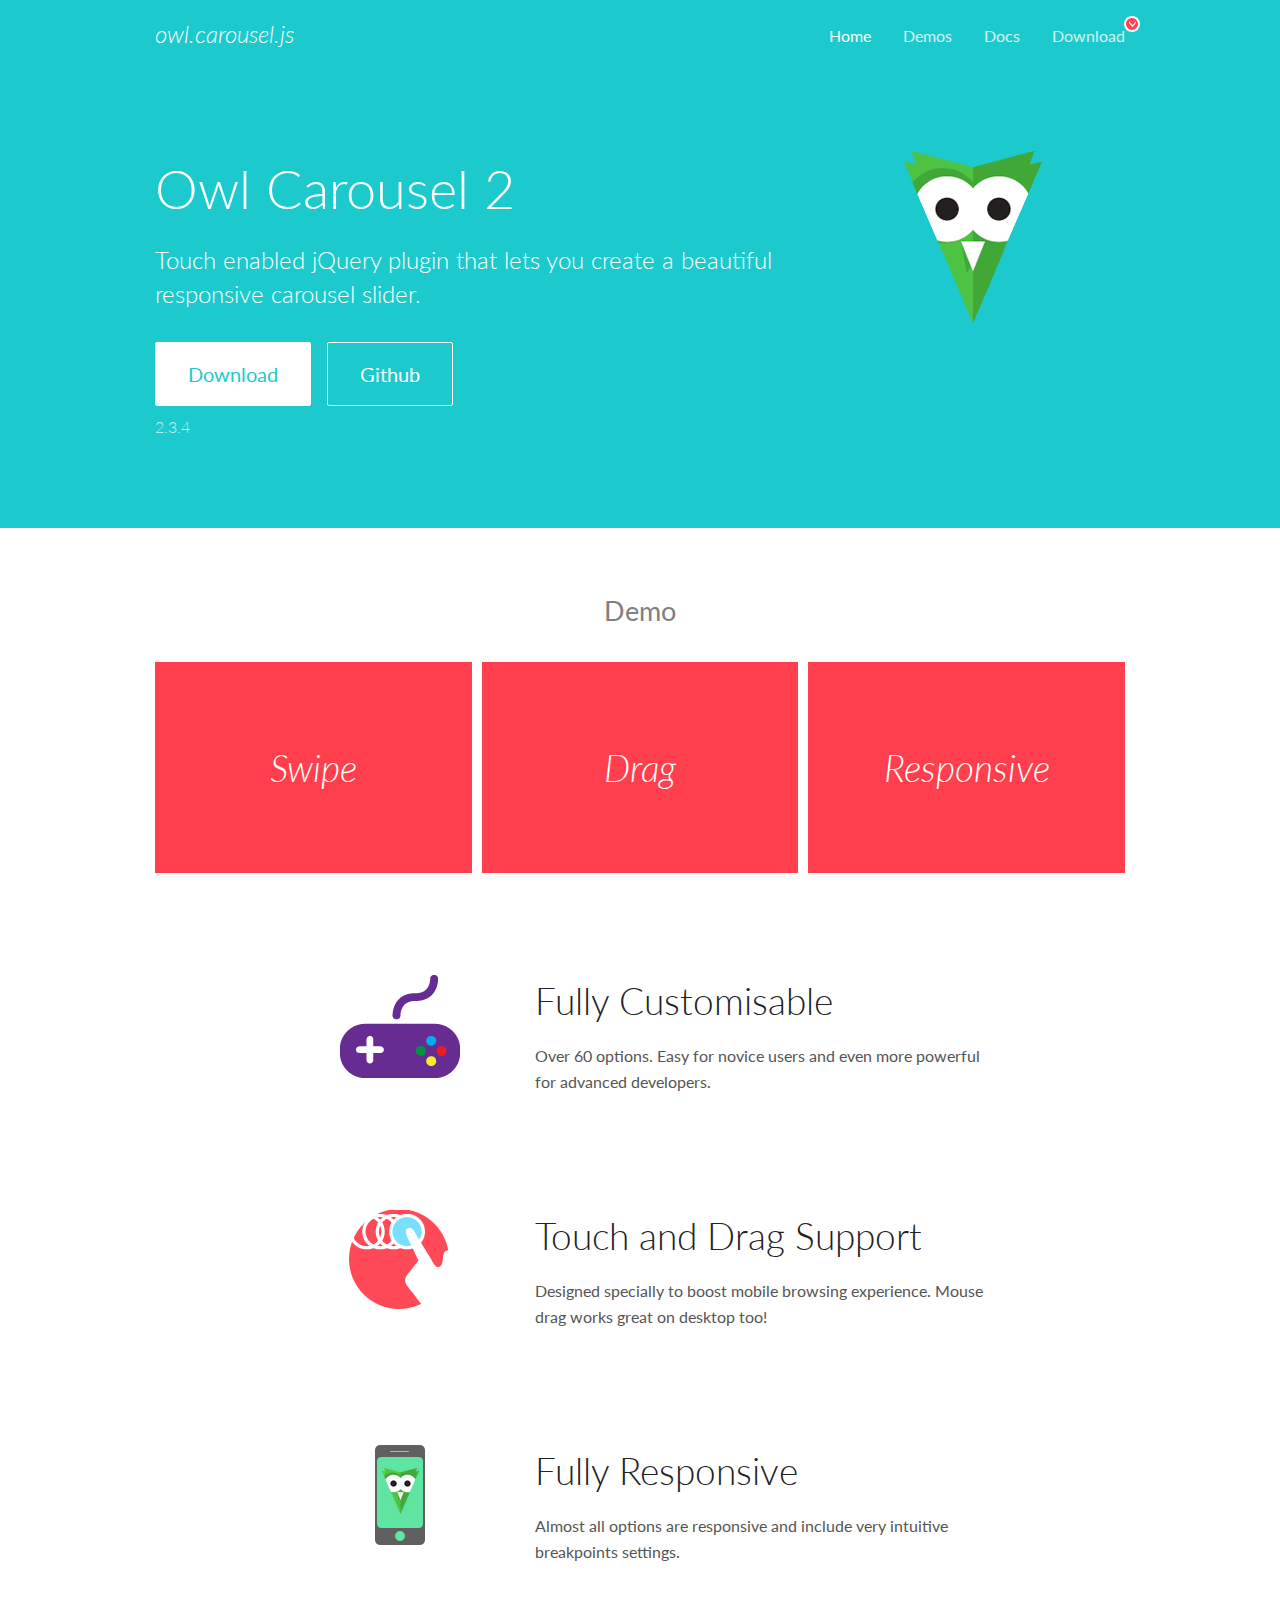
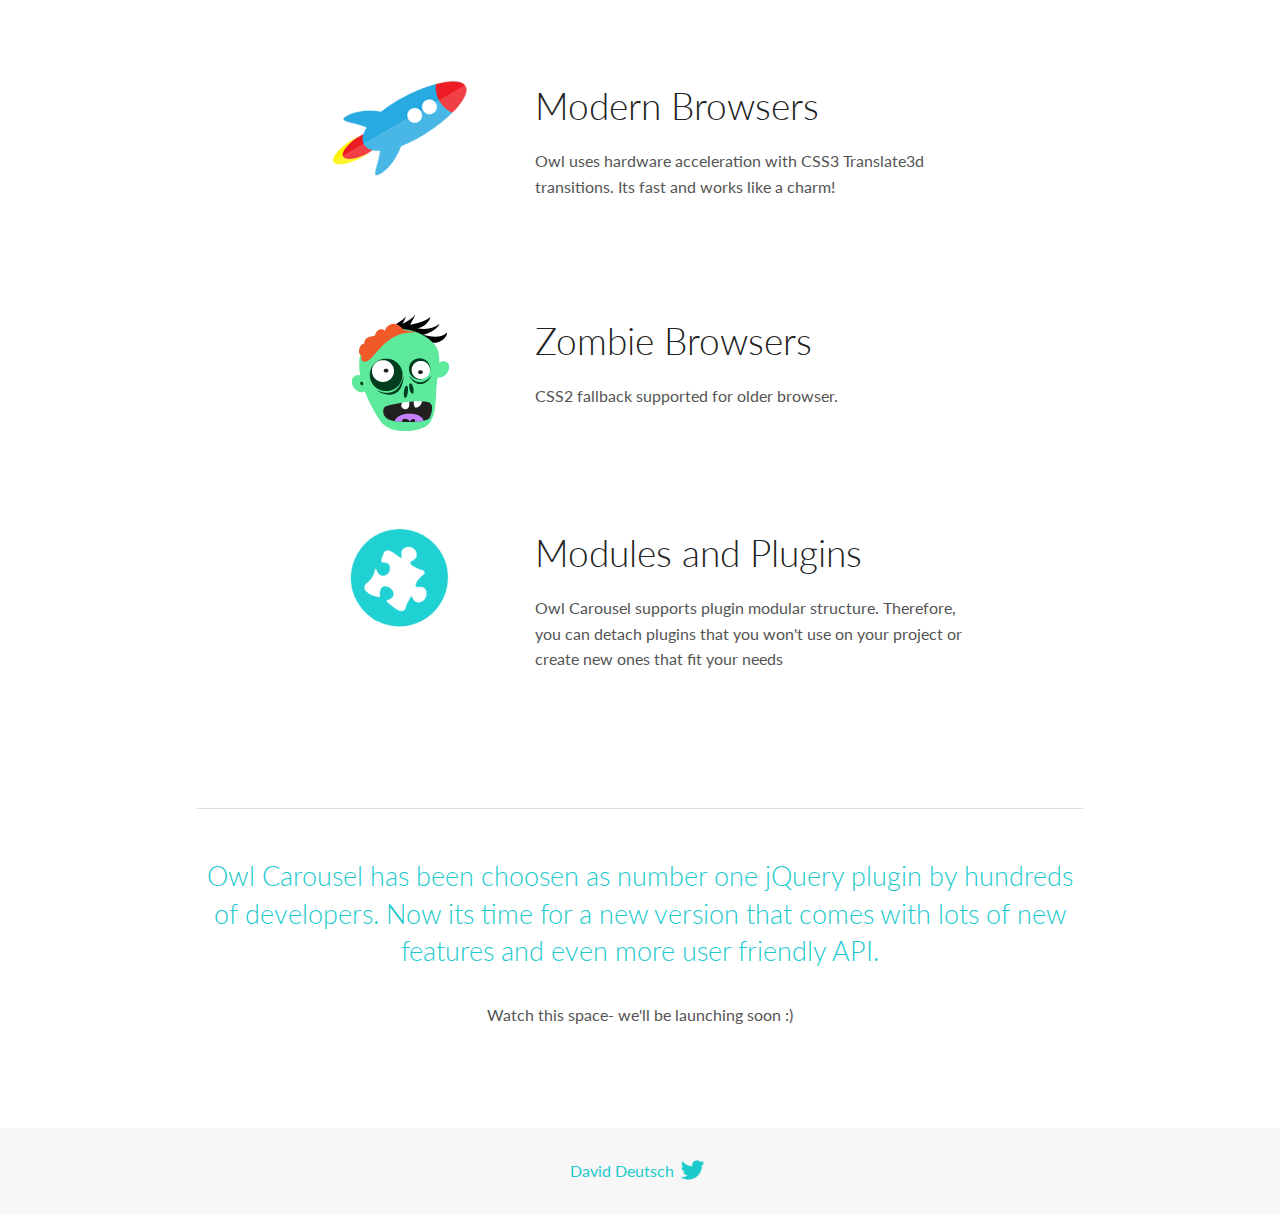
<file: public/OwlCarousel/docs/index.html>
<!DOCTYPE html>
<html lang="en">
  <head>

    <!-- head -->
    <meta charset="utf-8">
    <meta name="msapplication-tap-highlight" content="no" />
    <meta name="viewport" content="width=device-width, initial-scale=1.0" />
    <meta name="description" content="Touch enabled jQuery plugin that lets you create beautiful responsive carousel slider.">
    <meta name="author" content="David Deutsch">
    <title>
      Home | Owl Carousel | 2.3.4
    </title>

    <!-- Stylesheets -->
    <link href='https://fonts.googleapis.com/css?family=Lato:300,400,700,400italic,300italic' rel='stylesheet' type='text/css'>
    <link rel="stylesheet" href="assets/css/docs.theme.min.css">

    <!-- Owl Stylesheets -->
    <link rel="stylesheet" href="assets/owlcarousel/assets/owl.carousel.min.css">
    <link rel="stylesheet" href="assets/owlcarousel/assets/owl.theme.default.min.css">

    <!-- HTML5 shim and Respond.js IE8 support of HTML5 elements and media queries -->

    <!--[if lt IE 9]>
      <script src="https://oss.maxcdn.com/libs/html5shiv/3.7.0/html5shiv.js"></script>
      <script src="https://oss.maxcdn.com/libs/respond.js/1.3.0/respond.min.js"></script>
    <![endif]-->

    <!-- Favicons -->
    <link rel="apple-touch-icon-precomposed" sizes="144x144" href="assets/ico/apple-touch-icon-144-precomposed.png">
    <link rel="shortcut icon" href="assets/ico/favicon.png">
    <link rel="shortcut icon" href="favicon.ico">

    <!-- Yeah i know js should not be in header. Its required for demos.-->

    <!-- javascript -->
    <script src="assets/vendors/jquery.min.js"></script>
    <script src="assets/owlcarousel/owl.carousel.js"></script>
  </head>
  <body>

    <!-- header -->
    <header class="header">
      <div class="row">
        <div class="large-12 columns">
          <div class="brand left">
            <h3>
              <a href="/OwlCarousel2/">owl.carousel.js</a> 
            </h3>
          </div>
          <a id="toggle-nav" class="right">
            <span></span> <span></span> <span></span> 
          </a> 
          <div class="nav-bar">
            <ul class="clearfix">
              <li class="active">
                <a href="/OwlCarousel2/index.html">Home</a> 
              </li>
              <li> <a href="/OwlCarousel2/demos/demos.html">Demos</a>  </li>
              <li> <a href="/OwlCarousel2/docs/started-welcome.html">Docs</a>  </li>
              <li>
                <a href="https://github.com/OwlCarousel2/OwlCarousel2/archive/2.3.4.zip">Download</a> 
                <span class="download"></span> 
              </li>
            </ul>
          </div>
        </div>
      </div>
    </header>

    <!-- home panel -->
    <section id="hero">
      <div class="row">
        <div class="large-8 medium-8 columns">
          <h1>Owl Carousel 2</h1>
          <h4>Touch enabled jQuery plugin that lets you create a beautiful responsive carousel slider.</h4>
          <a href="https://github.com/OwlCarousel2/OwlCarousel2/archive/2.3.4.zip" class="hero-button">Download</a> 
          <a href="https://github.com/OwlCarousel2/OwlCarousel2" class="hero-button outline">Github</a> 
          <p>2.3.4</p>
        </div>
        <div class="large-4 medium-4 columns">
          <img class="owl-logo" src="assets/img/owl-logo.png" alt="mr. Owl">
        </div>
      </div>
    </section>

    <!-- body -->
    <div class="home-demo">
      <div class="row">
        <div class="large-12 columns">
          <h3>Demo</h3>
          <div class="owl-carousel">
            <div class="item">
              <h2>Swipe</h2>
            </div>
            <div class="item">
              <h2>Drag</h2>
            </div>
            <div class="item">
              <h2>Responsive</h2>
            </div>
            <div class="item">
              <h2>CSS3</h2>
            </div>
            <div class="item">
              <h2>Fast</h2>
            </div>
            <div class="item">
              <h2>Easy</h2>
            </div>
            <div class="item">
              <h2>Free</h2>
            </div>
            <div class="item">
              <h2>Upgradable</h2>
            </div>
            <div class="item">
              <h2>Tons of options</h2>
            </div>
            <div class="item">
              <h2>Infinity</h2>
            </div>
            <div class="item">
              <h2>Auto Width</h2>
            </div>
          </div>
        </div>
      </div>
    </div>
    <script>
      var owl = $('.owl-carousel');
      owl.owlCarousel({
        margin: 10,
        loop: true,
        responsive: {
          0: {
            items: 1
          },
          600: {
            items: 2
          },
          1000: {
            items: 3
          }
        }
      })
    </script>

    <!-- features -->
    <div id="features">
      <div class="row">
        <div class="small-12 medium-9 small-centered columns">
          <section class="row feature">
            <div class="medium-4 small-12 columns">
              <img src="assets/img/feature-options.png" alt="">
            </div>
            <div class="medium-8 small-12 columns">
              <h2>Fully Customisable</h2>
              <p>Over 60 options. Easy for novice users and even more powerful for advanced developers.</p>
            </div>
          </section>
          <section class="row feature">
            <div class="medium-4 small-12 columns">
              <img src="assets/img/feature-drag.png" alt="">
            </div>
            <div class="medium-8 small-12 columns">
              <h2>Touch and Drag Support</h2>
              <p>Designed specially to boost mobile browsing experience. Mouse drag works great on desktop too!</p>
            </div>
          </section>
          <section class="row feature">
            <div class="medium-4 small-12 columns">
              <img src="assets/img/feature-responsive.png" alt="">
            </div>
            <div class="medium-8 small-12 columns">
              <h2>Fully Responsive</h2>
              <p>Almost all options are responsive and include very intuitive breakpoints settings.</p>
            </div>
          </section>
          <section class="row feature">
            <div class="medium-4 small-12 columns">
              <img src="assets/img/feature-modern.png" alt="">
            </div>
            <div class="medium-8 small-12 columns">
              <h2>Modern Browsers</h2>
              <p>Owl uses hardware acceleration with CSS3 Translate3d transitions. Its fast and works like a charm! </p>
            </div>
          </section>
          <section class="row feature">
            <div class="medium-4 small-12 columns">
              <img src="assets/img/feature-zombie.png" alt="">
            </div>
            <div class="medium-8 small-12 columns">
              <h2>Zombie Browsers</h2>
              <p>CSS2 fallback supported for older browser.</p>
            </div>
          </section>
          <section class="row feature">
            <div class="medium-4 small-12 columns">
              <img src="assets/img/feature-module.png" alt="">
            </div>
            <div class="medium-8 small-12 columns">
              <h2>Modules and Plugins</h2>
              <p>Owl Carousel supports plugin modular structure. Therefore, you can detach plugins that you won&#x27;t use on your project or create new ones that fit your needs</p>
            </div>
          </section>
        </div>
      </div>
    </div>

    <!-- footer -->
    <section id="teaser-text">
      <div class="row">
        <div class="small-12 medium-11 small-centered columns">
          <hr>
          <h3 id="owl-carousel-has-been-choosen-as-number-one-jquery-plugin-by-hundreds-of-developers-now-its-time-for-a-new-version-that-comes-with-lots-of-new-features-and-even-more-user-friendly-api-">Owl Carousel has been choosen as number one jQuery plugin by hundreds of developers. Now its time for a new version that comes with lots of new features and even more user friendly API.</h3>
          <p>Watch this space- we&#39;ll be launching soon :)</p>
        </div>
      </div>
    </section>

    <!-- footer -->
    <footer class="footer">
      <div class="row">
        <div class="large-12 columns">
          <h5>
            <a href="/OwlCarousel2/docs/support-contact.html">David Deutsch</a> 
            <a id="custom-tweet-button" href="https://twitter.com/share?url=https://github.com/OwlCarousel2/OwlCarousel2&text=Owl Carousel - This is so awesome! " target="_blank"></a> 
          </h5>
        </div>
      </div>
    </footer>

    <!-- vendors -->
    <script src="assets/vendors/highlight.js"></script>
    <script src="assets/js/app.js"></script>
  </body>
</html>
</file>
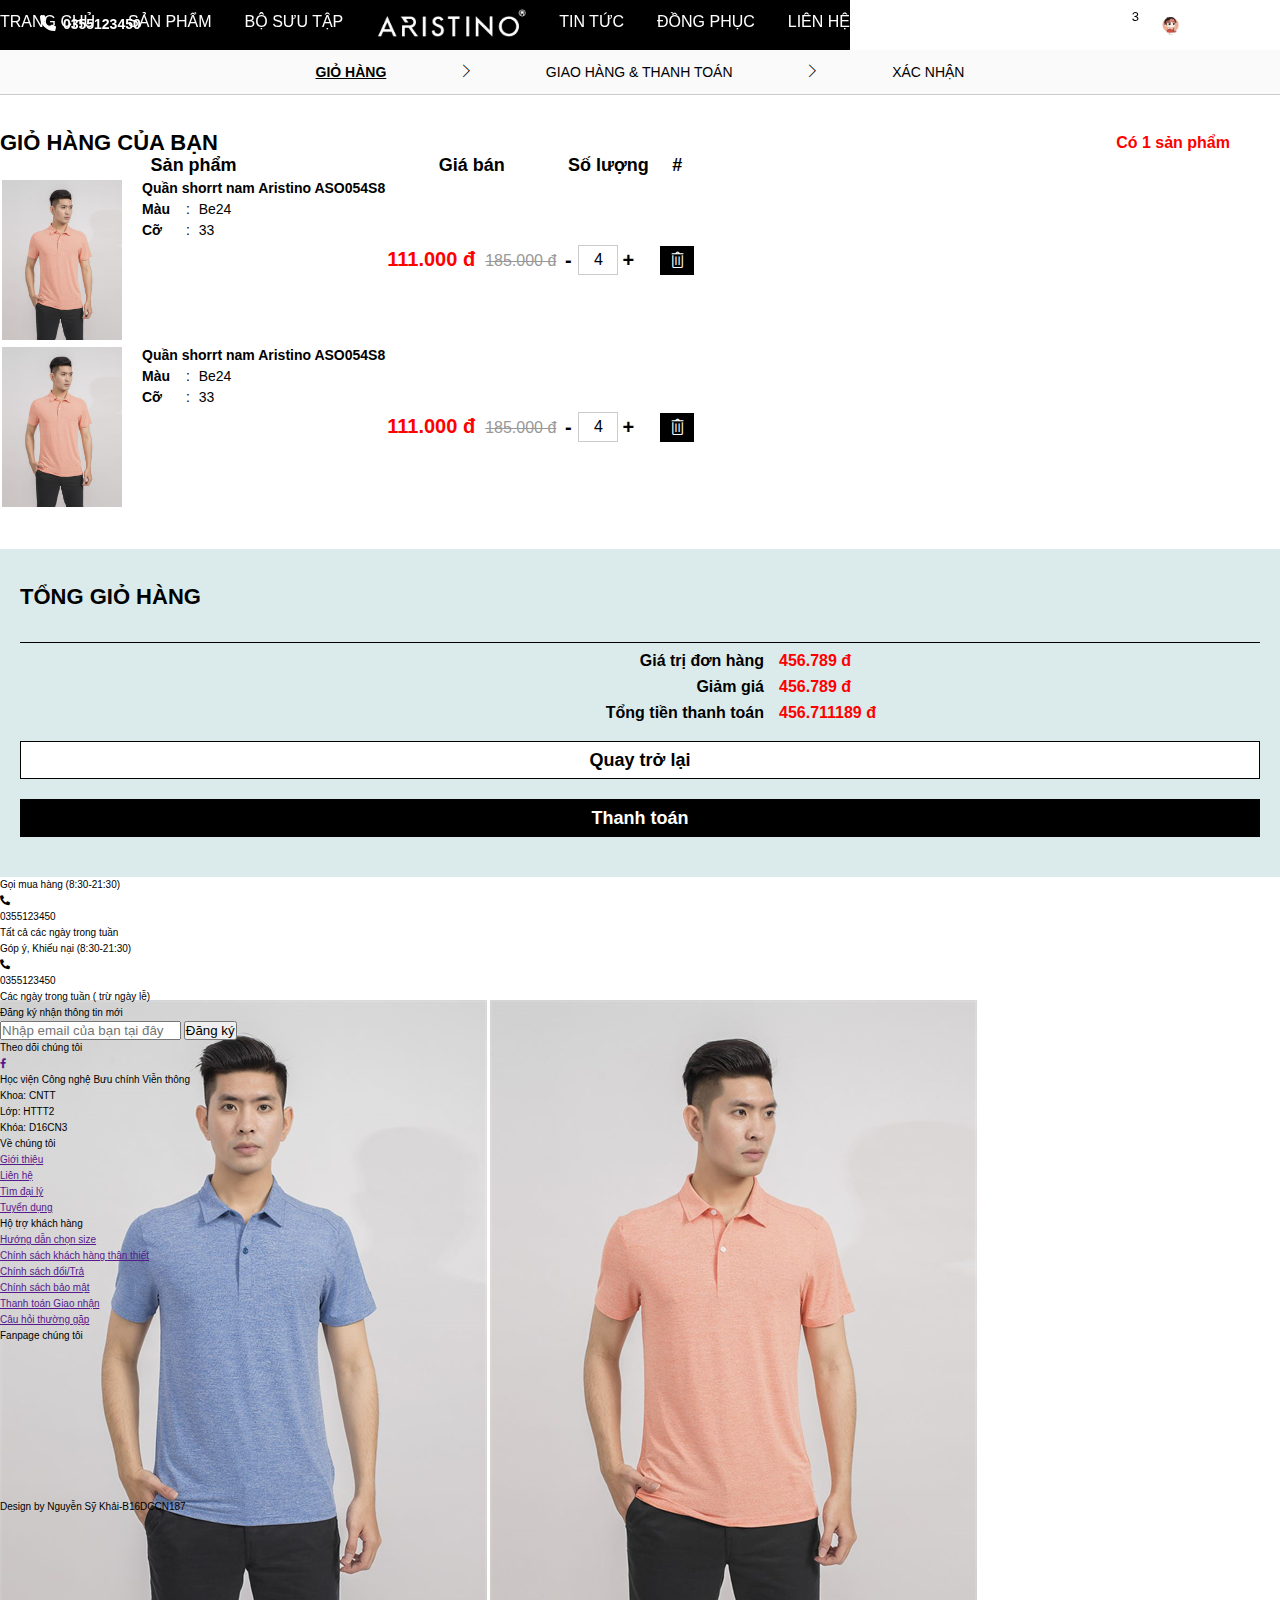
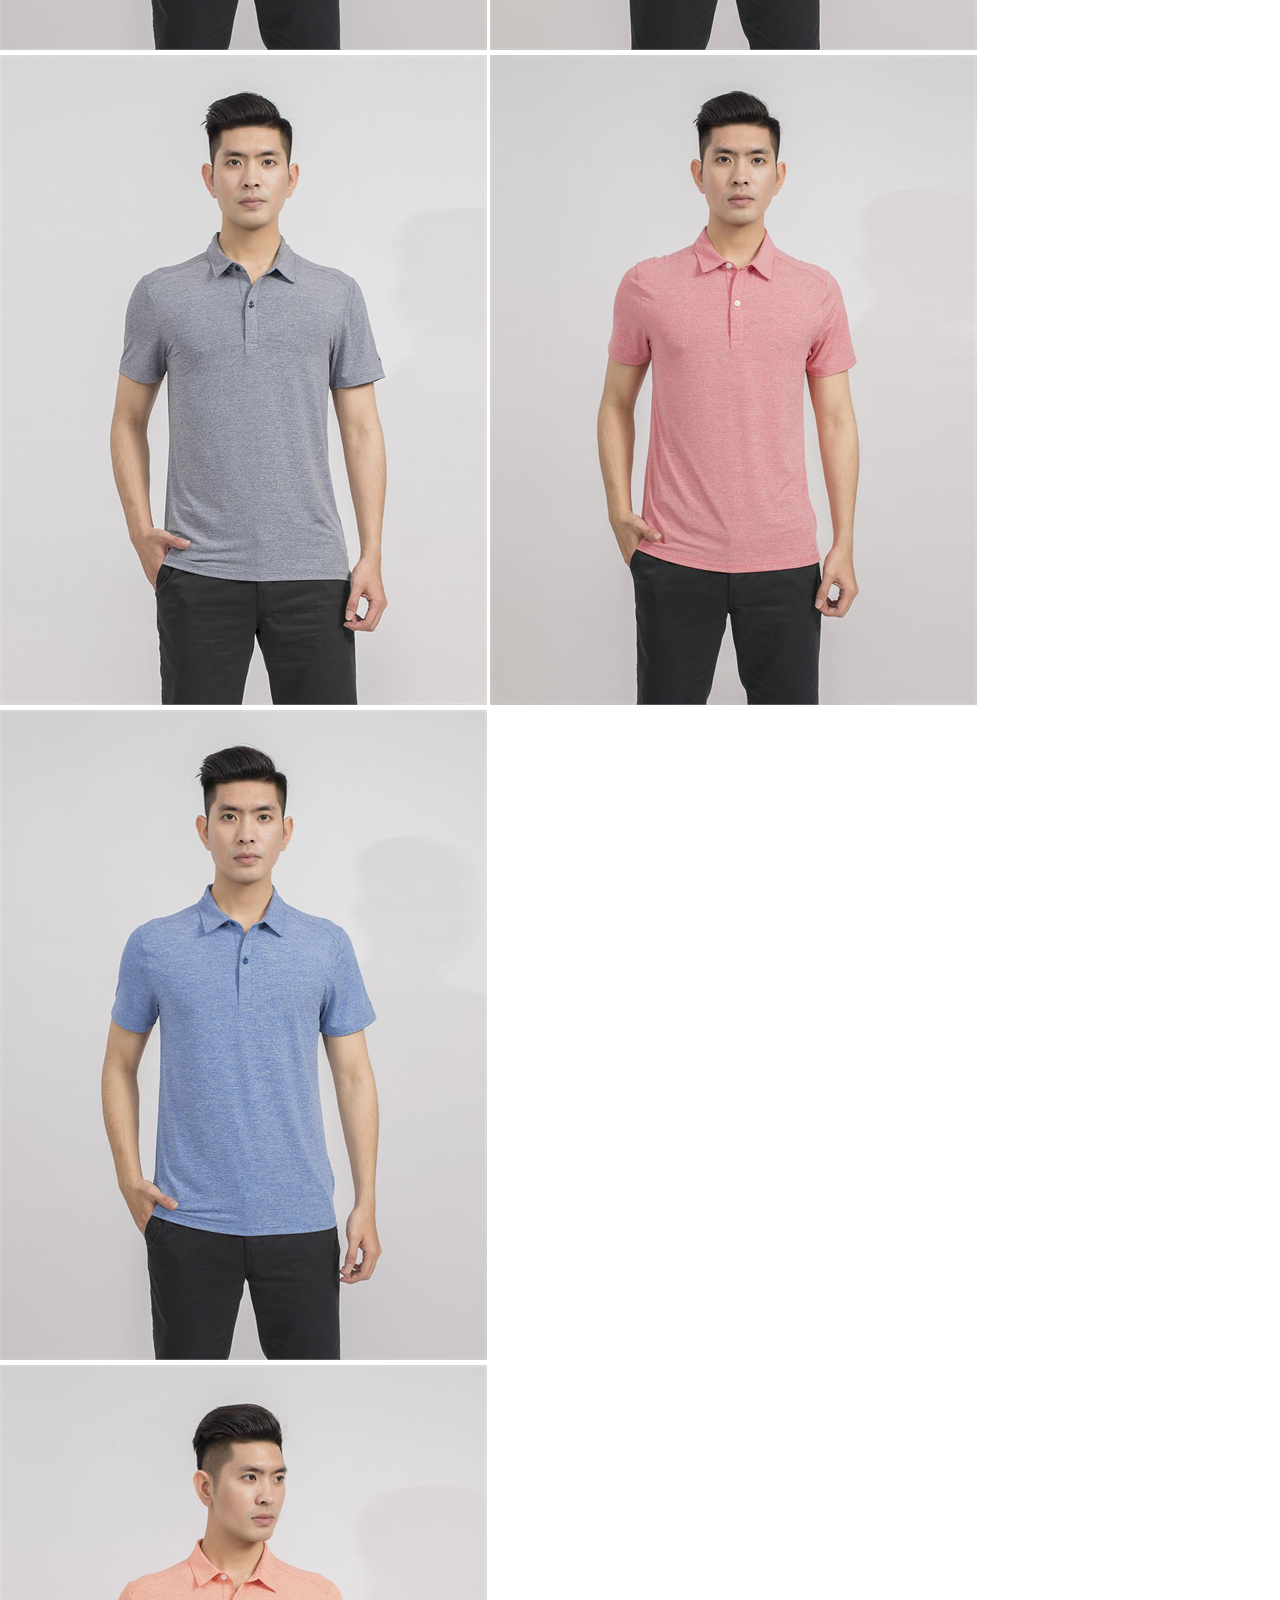
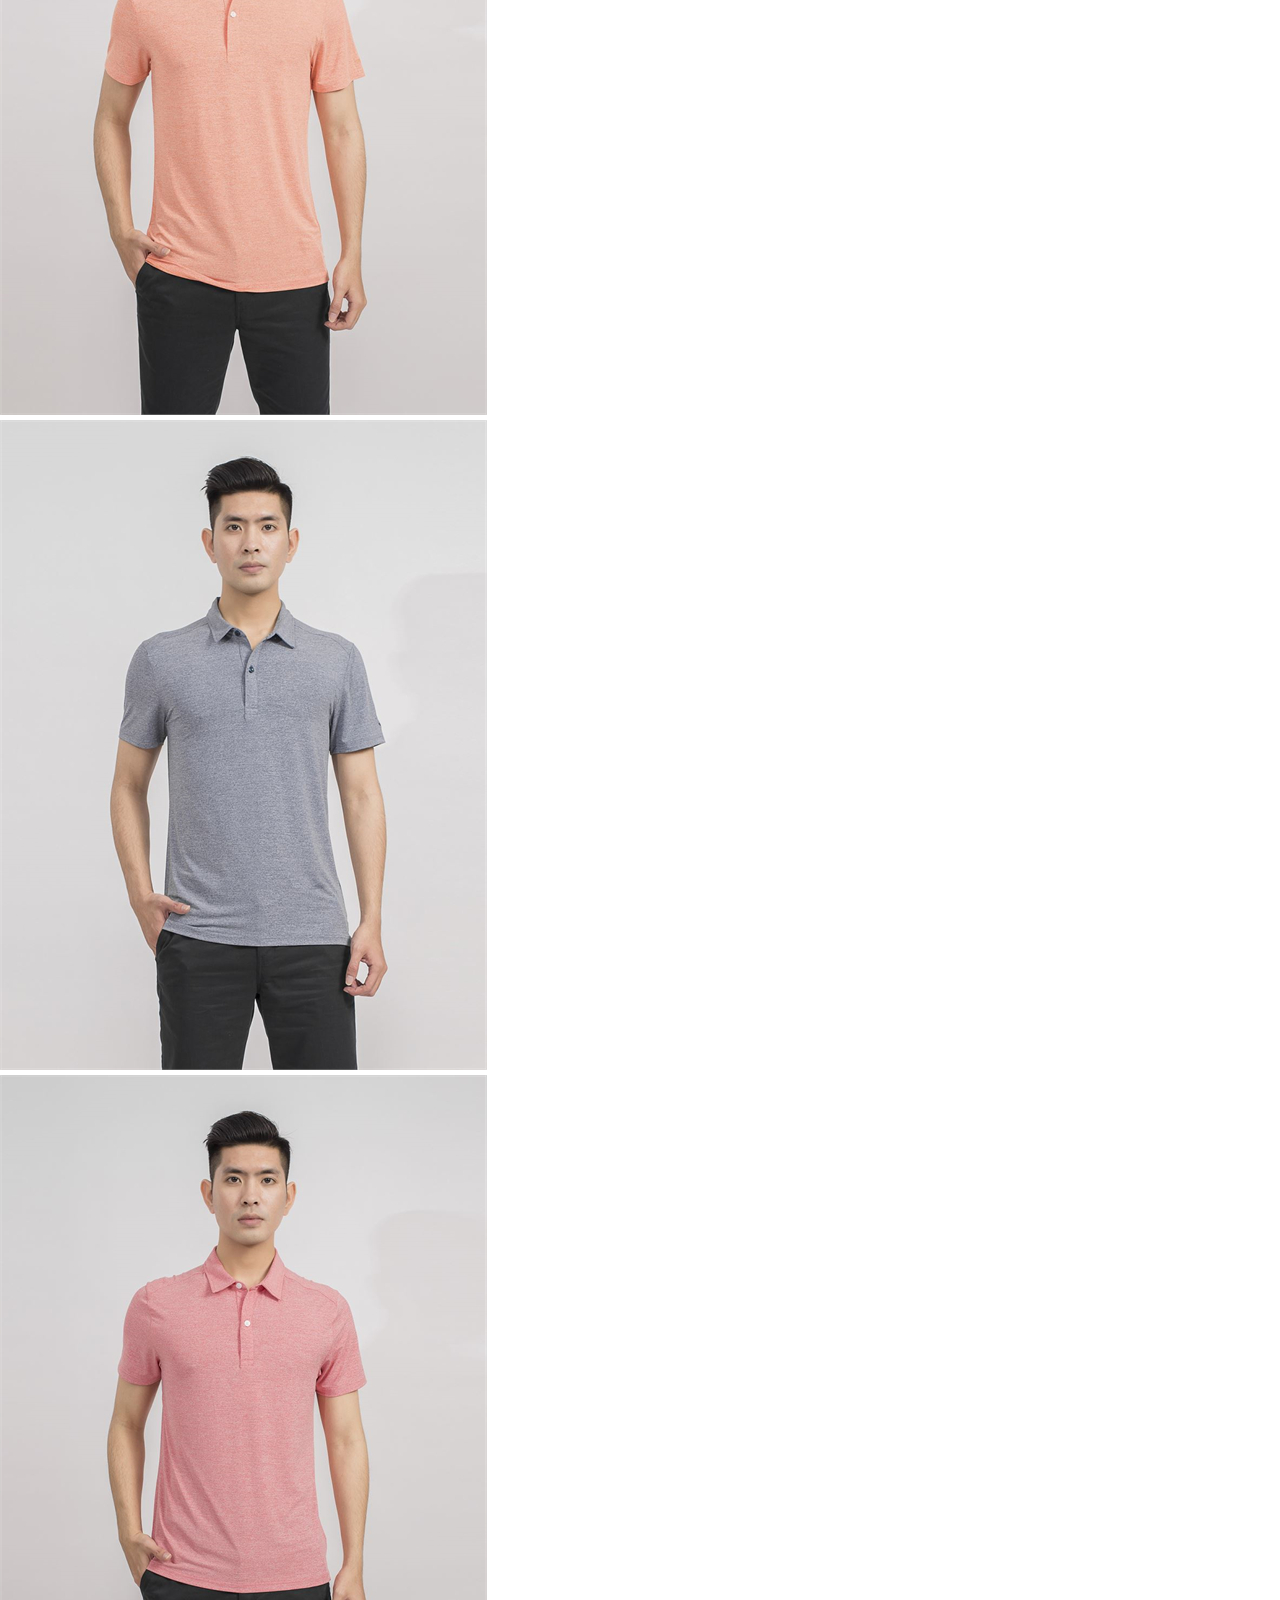
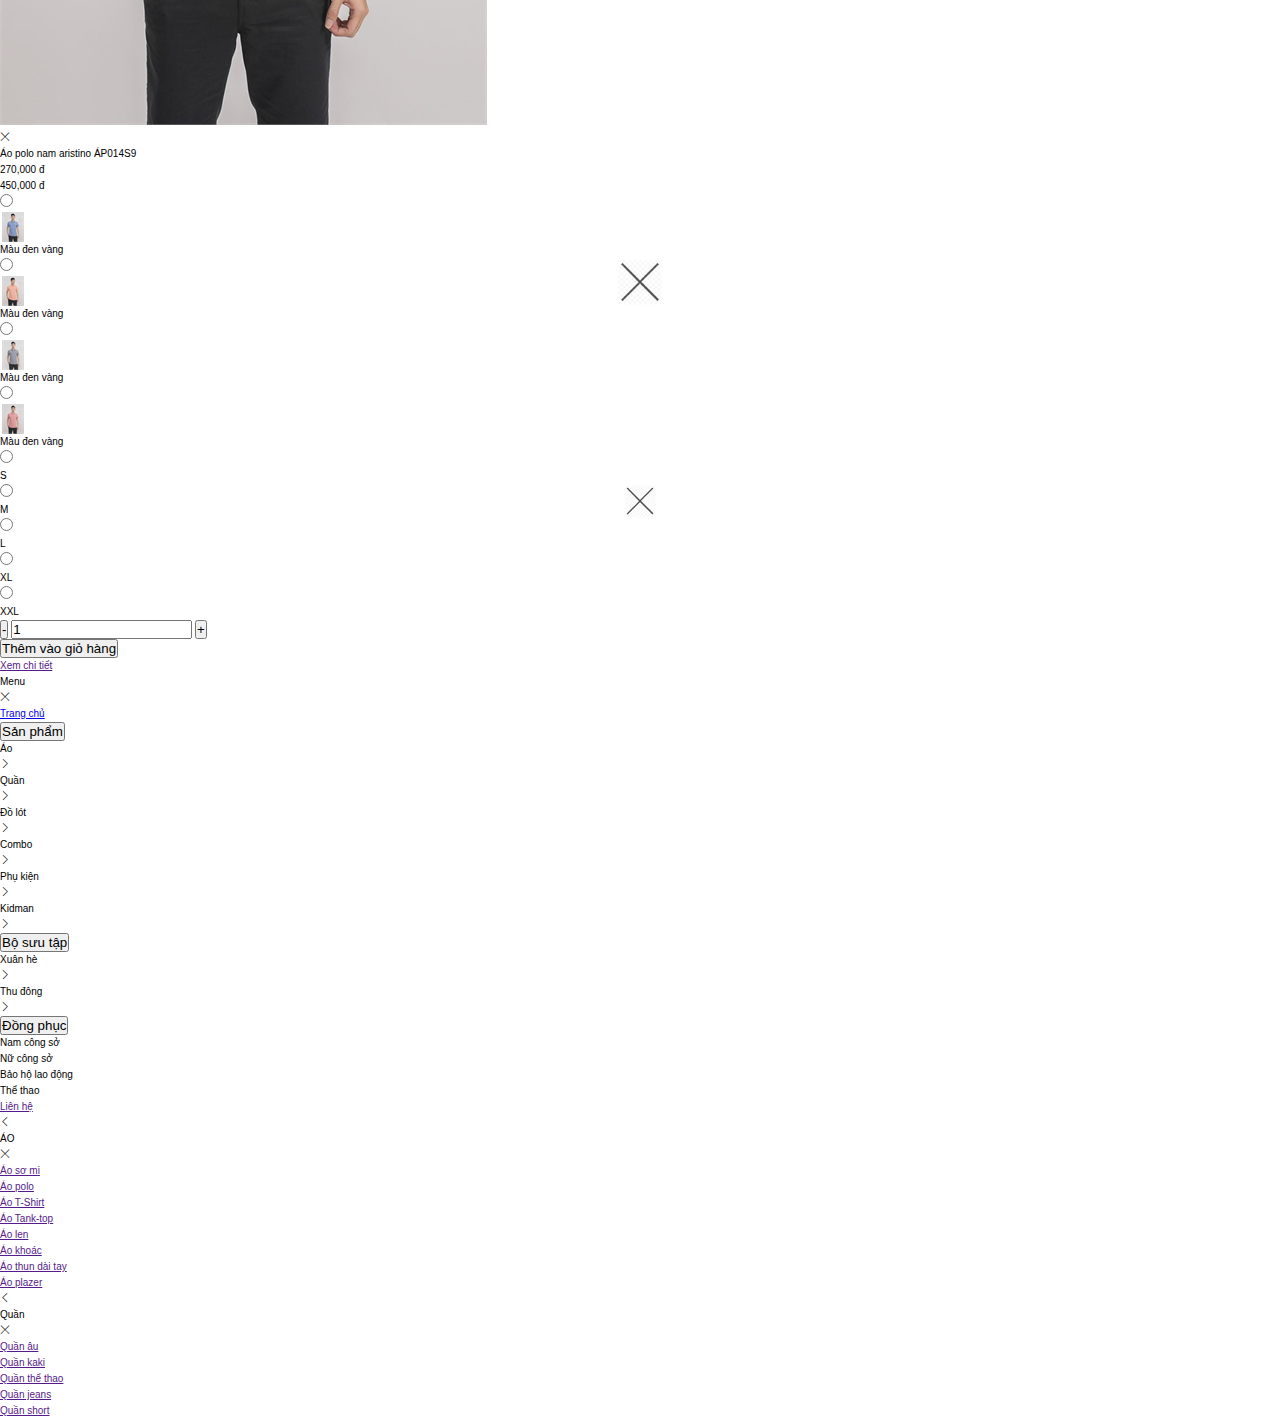
<file: cart.html>
<!DOCTYPE html>
<html lang="en">
<head>
    <meta charset="UTF-8">
    <meta http-equiv="X-UA-Compatible" content="IE=edge">
    <meta name="viewport" content="width=device-width, initial-scale=1.0">
    <title>Ecommerce</title>
    <link rel="icon" href="./public/images/logo_icon.png">
    <!-- Dùn lấy icon -->
    <link rel="stylesheet" href="./public/font/fontawesome-free-5.15.1-web/css/all.min.css">
    <link rel="stylesheet" href="./public/font/fontawesome-free-5.15.1-web/css/fontawesome.min.css">
    <!-- Dùn lấy icon -->
    <link rel="stylesheet" href="./public/themify-icons/themify-icons.css">
    <!-- css trang -->
    <link rel="stylesheet" href="./public/css/main.css">
    <link rel="stylesheet" href="./public/css/cart.css">
    <link rel="stylesheet" href="./public/css/reponsive_main.css">
    <!-- Bootstrap -->
    <link href="https://cdn.jsdelivr.net/npm/bootstrap@5.0.0/dist/css/bootstrap.min.css" rel="stylesheet" integrity="sha384-wEmeIV1mKuiNpC+IOBjI7aAzPcEZeedi5yW5f2yOq55WWLwNGmvvx4Um1vskeMj0" crossorigin="anonymous">
    <!-- Font ngoài -->
    <link rel="preconnect" href="https://fonts.gstatic.com">
    <link href="https://fonts.googleapis.com/css2?family=Roboto:ital,wght@0,100;0,300;0,400;0,500;0,700;0,900;1,100;1,300;1,500;1,700;1,900&display=swap" rel="stylesheet">
    <!-- <link href="https://cdnjs.cloudflare.com/ajax/libs/font-awesome/4.7.0/css/font-awesome.css" rel="stylesheet"/> -->
</head>
<body>
    <div class="app">
        <header class="header">
            <div class="container-fluid header_topbar">
                <ul class="header_topbar_list header_topbar_list_left">
                    <li class="header_topbar_item">
                        <!-- <i class="fa fa-phone header_topbar-icon" aria-hidden="true"></i> -->
                        <i class="fas fa-phone-alt header_topbar-icon"></i>
                        <span class="header_topbar_item_phone">
                            0355123450
                        </span>
                    </li>
                </ul>
                <ul class="header_topbar_list header_topbar_list_right">
                    <li class="header_topbar_item"  title="Tìm kiếm">
                        <!-- <i class="fa fa-search header_topbar-icon" aria-hidden="true"></i> -->
                        <label for="input_checkbox_search">
                            <span class="ti-search header_topbar-icon"></span>
                        </label>
                        
                    </li>
                    <li class="header_topbar_item header_topbar_item_cart" title="Giỏ hàng">
                        <label for="input_checkbox__cart"  onclick="modalCheckboxCart()">
                            <i class="fa fa-shopping-cart header_topbar-icon " aria-hidden="true"></i>
                            <span class="header_topbar_item_cart_number">3</span>
                        </label>
                    </li>
                    <!-- Nếu chưa đăng nhập -->
                    <!-- <li class="header_topbar_item" title="Đăng nhập/Đăng xuất">
                        <a href="">
                            <i class="fa fa-user header_topbar-icon" aria-hidden="true"></i>
                        </a>
                    </li> -->
                    <!-- Nếu đã đăng nhập -->
                    <li class="header_topbar_item header_topbar_account">
                        <div class="header_topbar_user">
                            <img src="./public/images/avatar.jpg" alt="" class="header_topbar_item_avatar">
                        </div>
                        <!-- <a href="" class="header_topbar_user">
                            <img src="./public/images/avatar.jpg" alt="" class="header_topbar_item_avatar">
                        </a> -->
                        <div class="header_topbar_user_menu">
                            <ul class="header_topbar_user_list">
                                <li class="header_topbar_user_item">
                                    <span style="color: #26a998;">Xin chào: </span><span style="color: red;">Khải</span>
                                </li>
                                <li class="header_topbar_user_item">
                                    <a href="">Thông tin tài khoản</a>
                                </li>
                                <li class="header_topbar_user_item">
                                    <a href="">Đơn mua</a>
                                </li>
                                <li class="header_topbar_user_item">
                                    <a href="">Đăng xuất</a>
                                </li>
                            </ul>
                        </div>
                    </li>
                    <li class="header_topbar_item header_topbar_bars"  title="Danh mục">
                        <label for="app_modal_category_input">
                            <i class="fas fa-bars header_topbar-icon"></i>
                        </label>
                        
                    </li>
                </ul>
            </div>
            <!-- <div class="container-fluid header_navbar app_header_navbar" id="header_navbar"> -->
            <div class="container-fluid header_navbar" id="header_navbar">

                <ul class="header_navbar_list">
                    <li class="header_navbar_item">
                        <a href="./index.html" class="header_navbar_item_kw">Trang chủ</a>
                    </li>
                    <li class="header_navbar_item header_navbar_item_product">
                        <span class="header_navbar_item_kw">Sản phẩm</span>
                        <!-- Hover Sản Phẩm -->
                        <div class="header_navbar_item_product_modal" id="item_product">
                            <div class="header_navbar_item_product_list">
                                <ul class="header_navbar_item_product_list_ul">
                                    <li class="header_navbar_item_product_list_ul_key"><a href="">ÁO</a></li>
                                    <li><a href="./category.html">Áo sơ mi</a></li>
                                    <li><a href="./category.html">Áo polo</a></li>
                                    <li><a href="./category.html">Áo len</a></li>
                                    <li><a href="./category.html">Áo T-Shirt</a></li>
                                    <li><a href="./category.html">Áo khoác</a></li>
                                    <li><a href="./category.html">Áo thun dài tay</a></li>
                                </ul>
                                <ul class="header_navbar_item_product_list_ul">
                                    <li class="header_navbar_item_product_list_ul_key"><a href="">Quần</a></li>
                                    <li><a href="./category.html">Quần âu</a></li>
                                    <li><a href="./category.html">Quần kaki</a></li>
                                    <li><a href="./category.html">Quần thể thao</a></li>
                                    <li><a href="./category.html">Quần jeans</a></li>
                                    <li><a href="./category.html">Quần Short</a></li>
                                </ul>
                                <ul class="header_navbar_item_product_list_ul">
                                    <li class="header_navbar_item_product_list_ul_key"><a href="">Đồ lót</a></li>
                                    <li><a href="./category.html">Boxer</a></li>
                                    <li><a href="./category.html">Brief</a></li>
                                </ul>
                                <ul class="header_navbar_item_product_list_ul">
                                    <li class="header_navbar_item_product_list_ul_key"><a href="">Phụ kiện</a></li>
                                    <li><a href="./category.html">Thắt lưng</a></li>
                                    <li><a href="./category.html">Ví nam</a></li>
                                    <li><a href="./category.html">Cà vạt</a></li>
                                    <li><a href="./category.html">Cặp da</a></li>
                                    <li><a href="./category.html">Giày da</a></li>
                                    <li><a href="./category.html">Vali</a></li>
                                </ul>
                                <ul class="header_navbar_item_product_list_ul">
                                    <li class="header_navbar_item_product_list_ul_key"><a href="">Kidman</a></li>
                                    <li><a href="./category.html">Áo sơ mi</a></li>
                                    <li><a href="./category.html">Áo polo</a></li>
                                    <li><a href="./category.html">Áo len</a></li>
                                    <li><a href="./category.html">Áo T-Shirt</a></li>
                                    <li><a href="./category.html">Áo khoác</a></li>
                                    <li><a href="./category.html">Áo thun dài tay</a></li>
                                </ul>
                            </div>
                            
                        </div>
                    </li>
                    <li class="header_navbar_item">
                        <span class="header_navbar_item_kw">Bộ sưu tập</span>
                    </li>
                    <li class="header_navbar_item header_navbar_item_logo">
                        <a href="./index.html"><img src="./public/images/logo-typo.png" alt=""></a>
                    </li>
                    <li class="header_navbar_item">
                        <a href="" class="header_navbar_item_kw"><span>Tin tức</span></a>
                    </li>
                    <li class="header_navbar_item">
                        <span class="header_navbar_item_kw">Đồng phục</span>
                    </li>
                    <li class="header_navbar_item">
                        <a href="" class="header_navbar_item_kw"><span>Liên hệ</span></a>
                    </li>
                </ul>
            </div>
            
        </header>
        <!-- END HEADER -->

        <!-- CONTAINER -->

        <div class="container_fluid app_container">
            <div class="app_container_top">
                <ul class="app_container_top_ul">
                    <li class="app_container_top_list app_container_top_list_active"><a href="./cart.html" class="app_container_top_link">Giỏ hàng</a></li>
                    <li class="app_container_top_list_icon"><span class="ti-angle-right"></span></li>
                    <li class="app_container_top_list"><a href="./checkout.html" class="app_container_top_link">Giao hàng & thanh toán</a></li>
                    <li class="app_container_top_list_icon"><span class="ti-angle-right"></span></li>
                    <li class="app_container_top_list"><a href="" class="app_container_top_link">Xác nhận</a></li>
                </ul>
            </div>
            <div class="container">
                <div class="app_container_content">
                    <div class="row">
                        <div class="col-xl-8 col-lg-8 col-md-12 col-sm-12 col-12">
                            <div class="app_container_content_cart">
                                <div class="app_container_content_cart_top">
                                    <div class="app_container_content_cart_heading">Giỏ hàng của bạn</div>
                                    <div class="app_container_content_cart_text">Có 1 sản phẩm</div>
                                </div>
                                <div class="app_container_content_cart_table">
                                    <table class="table">
                                        <thead>
                                          <tr>
                                            <th scope="col">Sản phẩm</th>
                                            <th scope="col">Giá bán</th>
                                            <th scope="col">Số lượng</th>
                                            <th scope="col">#</th>
                                          </tr>
                                        </thead>
                                        <tbody>
                                            <tr>
                                                <td>
                                                    <div class="table_content_product">
                                                        <img src="./public/images/product/product_big/hong1.jpg" alt="" class="table_product_img">
                                                        <div class="table_content_product_info">
                                                            <div class="table_content_product_info_name">Quần shorrt nam Aristino ASO054S8</div>
                                                            <div class="table_content_product_info_list">
                                                                <div class="table_content_product_info_list_heading">Màu</div>
                                                                <div class="table_content_product_info_list_br">:</div>
                                                                <div class="table_content_product_info_list_text">Be24</div>
                                                            </div>
                                                            <div class="table_content_product_info_list">
                                                                <div class="table_content_product_info_list_heading">Cỡ</div>
                                                                <div class="table_content_product_info_list_br">:</div>
                                                                <div class="table_content_product_info_list_text">33</div>
                                                            </div>
                                                        </div>
                                                    </div>
                                                </td>
                                                <td>
                                                    <!-- Nếu không có khuyến mãi -->
                                                    <!-- <div class="table_content_product_price">495.000 đ</div> -->
                                                    <!-- Nếu có khuyến mãi -->
                                                    <div class="table_content_product_sale">
                                                        <div class="table_content_product_sale_new">
                                                            111.000 đ
                                                        </div>
                                                        <div class="table_content_product_sale_old">
                                                            185.000 đ
                                                        </div>
                                                    </div>
                                                </td>
                                                <td>
                                                    <div class="table_content_product_number">
                                                        <input type="button" value="-" data-id="1" data-name="minusProduct_" data-target="numberProduct_" id="minusProduct_1" class="table_content_product_input_button" onclick="minusNumber(this.id)">
                                                        <input type="text" value="4" min="1" class="table_content_product_input_text" id="numberProduct_1">
                                                        <input type="button" value="+" data-id="1" data-name="plusProduct_" data-target="numberProduct_" id="plusProduct_1" class="table_content_product_input_button" onclick="plusNumber(this.id)">
                                                    </div>
                                                    
                                                </td>
                                                <td>
                                                    <div class="table_content_product_button">
                                                        <a href="" class="table_content_product_delete"><span class="ti-trash"></span></a>
                                                    </div>
                                                </td>
                                            </tr>
                                            <tr>
                                                <td>
                                                    <div class="table_content_product">
                                                        <img src="./public/images/product/product_big/hong1.jpg" alt="" class="table_product_img">
                                                        <div class="table_content_product_info">
                                                            <div class="table_content_product_info_name">Quần shorrt nam Aristino ASO054S8</div>
                                                            <div class="table_content_product_info_list">
                                                                <div class="table_content_product_info_list_heading">Màu</div>
                                                                <div class="table_content_product_info_list_br">:</div>
                                                                <div class="table_content_product_info_list_text">Be24</div>
                                                            </div>
                                                            <div class="table_content_product_info_list">
                                                                <div class="table_content_product_info_list_heading">Cỡ</div>
                                                                <div class="table_content_product_info_list_br">:</div>
                                                                <div class="table_content_product_info_list_text">33</div>
                                                            </div>
                                                        </div>
                                                    </div>
                                                </td>
                                                <td>
                                                    <!-- Nếu không có khuyến mãi -->
                                                    <!-- <div class="table_content_product_price">495.000 đ</div> -->
                                                    <!-- Nếu có khuyến mãi -->
                                                    <div class="table_content_product_sale">
                                                        <div class="table_content_product_sale_new">
                                                            111.000 đ
                                                        </div>
                                                        <div class="table_content_product_sale_old">
                                                            185.000 đ
                                                        </div>
                                                    </div>
                                                </td>
                                                <td>
                                                    <div class="table_content_product_number">
                                                        <input type="button" value="-" data-id="2" data-name="minusProduct_" data-target="numberProduct_" id="minusProduct_2" class="table_content_product_input_button" onclick="minusNumber(this.id)">
                                                        <input type="text" value="4" min="1" class="table_content_product_input_text" id="numberProduct_2">
                                                        <input type="button" value="+" data-id="2" data-name="plusProduct_" data-target="numberProduct_" id="plusProduct_2" class="table_content_product_input_button" onclick="plusNumber(this.id)">
                                                    </div>
                                                    
                                                </td>
                                                <td>
                                                    <div class="table_content_product_button">
                                                        <a href="" class="table_content_product_delete"><span class="ti-trash"></span></a>
                                                    </div>
                                                    
                                                </td>
                                            </tr>
                                        </tbody>
                                      </table>
                                </div>
                            </div>
                        </div>
                        <div class="col-xl-4 col-lg-4 col-md-12 col-sm-12 col-12">
                            <div class="app_container_content_order">
                                <div class="app_container_content_order_title">
                                    Tổng giỏ hàng
                                </div>
                                <div class="app_container_content_order_list">
                                    <div class="app_container_content_order_list_l">
                                        Giá trị đơn hàng
                                    </div>
                                    <div class="app_container_content_order_list_r">
                                        456.789 đ
                                    </div>
                                </div>
                                <div class="app_container_content_order_list">
                                    <div class="app_container_content_order_list_l">
                                        Giảm giá
                                    </div>
                                    <div class="app_container_content_order_list_r">
                                        456.789 đ
                                    </div>
                                </div>
                                <!-- <div class="app_container_content_order_list">
                                    <div class="app_container_content_order_list_l">
                                        <div class="coupon_text">Mã giảm giá</div>
                                        <div class="coupon_code">
                                            <div class="coupon_code_text">(Sinh nhật Ecommerce)</div>
                                            <a href="" class="coupon_remove" title="Xóa coupon"><span class="ti-close"></span></a>
                                        </div>
                                        
                                    </div>
                                    <div class="app_container_content_order_list_r">
                                        456.789 đ
                                    </div>
                                </div> -->
                                <div class="app_container_content_order_list">
                                    <div class="app_container_content_order_list_l">
                                        Tổng tiền thanh toán
                                    </div>
                                    <div class="app_container_content_order_list_r">
                                        456.711189 đ
                                    </div>
                                </div>
                                <div class="app_container_content_order_button">
                                    <a href="./index.html" class="app_container_content_order_button_back">Quay trở lại</a>
                                    <a href="./checkout.html" class="app_container_content_order_button_checkout">Thanh toán</a>
                                </div>
                            </div>
                        </div>
                    </div>
                </div>
            </div>
            
        </div>

        <!-- END CONTAINER -->

        <!-- FOOTER -->
        <footer class="footer">
            <div class="footer_hr"></div>
            <div class=" app_footer">
                <div class="container app_footer_sectionInfo">
                    <div class="row">
                        <div class="col-xl-3 col-lg-3 col-md-6 col-sm-6 col-6">
                            <div class="app_footer_sectionInfo_top">
                                Gọi mua hàng (8:30-21:30)
                            </div>
                            <div class="app_footer_sectionInfo_between">
                                <div class="app_footer_sectionInfo_icon">
                                    <i class="fas fa-phone-alt"></i>
                                </div>
                                <div class="app_footer_sectionInfo_number">
                                    0355123450
                                </div>
                            </div>
                            <div class="app_footer_sectionInfo_bot">
                                Tất cả các ngày trong tuần
                            </div>
                        </div>
                        <div class="col-xl-3 col-lg-3 col-md-6 col-sm-6 col-6">
                            <div class="app_footer_sectionInfo_top">
                                Góp ý, Khiếu nại (8:30-21:30)
                            </div>
                            <div class="app_footer_sectionInfo_between">
                                <div class="app_footer_sectionInfo_icon">
                                    <i class="fas fa-phone-alt"></i>
                                </div>
                                <div class="app_footer_sectionInfo_number">
                                    0355123450
                                </div>
                            </div>
                            <div class="app_footer_sectionInfo_bot">
                                Các ngày trong tuần ( trừ ngày lễ)
                            </div>
                        </div>
                        <div class="col-xl-3 col-lg-3 col-md-6 col-sm-6 col-6">
                            <div class="app_footer_sectionInfo_top">
                                Đăng ký nhận thông tin mới
                            </div>
                            <form action="">
                                <div class="app_footer_sectionInfo_mail">
                                    <input type="email" class="app_footer_sectionInfo_input" placeholder="Nhập email của bạn tại đây" >
                                    <button class="app_footer_sectionInfo_button">Đăng ký</button>
                                </div>
                            </form>
                        </div>
                        <div class="col-xl-3 col-lg-3 col-md-6 col-sm-6 col-6">
                            <div class="app_footer_sectionInfo_top">
                                Theo dõi chúng tôi
                            </div>
                            <div class="app_footer_sectionInfo_between">
                                <a href="" class="app_footer_sectionInfo_face"><i class="fab fa-facebook-f"></i></a>
                            </div>
                        </div>
                    </div>
                </div>
                <div class="app_footer_contactInfo">
                    <div class="container">
                        <div class="row">
                            <div class="col-xl-3 col-lg-3 col-md-6 col-sm-6 col-6">
                                <div class="app_footer_contactInfo_title">Học viện Công nghệ Bưu chính Viễn thông</div>
                                <div class="app_footer_contactInfo_list">
                                    <ul class="app_footer_contactInfo_list_ul">
                                        <li class="app_footer_contactInfo_list_li">Khoa: CNTT</li>
                                        <li class="app_footer_contactInfo_list_li">Lớp: HTTT2</li>
                                        <li class="app_footer_contactInfo_list_li">Khóa: D16CN3</li>
                                    </ul>
                                </div>
                            </div>
                            <div class="col-xl-3 col-lg-3 col-md-6 col-sm-6 col-6">
                                <div class="app_footer_contactInfo_title">Về chúng tôi</div>
                                <div class="app_footer_contactInfo_list">
                                    <ul class="app_footer_contactInfo_list_ul">
                                        <li class="app_footer_contactInfo_list_li"><a href="" class="app_footer_contactInfo_list_link">Giới thiệu</a></li>
                                        <li class="app_footer_contactInfo_list_li"><a href="" class="app_footer_contactInfo_list_link">Liên hệ</a></li>
                                        <li class="app_footer_contactInfo_list_li"><a href="" class="app_footer_contactInfo_list_link">Tìm đại lý</a></li>
                                        <li class="app_footer_contactInfo_list_li"><a href="" class="app_footer_contactInfo_list_link">Tuyển dụng</a></li>
                                    </ul>
                                </div>
                            </div>
                            <div class="col-xl-3 col-lg-3 col-md-6 col-sm-6 col-6">
                                <div class="app_footer_contactInfo_title">Hộ trợ khách hàng</div>
                                <div class="app_footer_contactInfo_list">
                                    <ul class="app_footer_contactInfo_list_ul">
                                        <li class="app_footer_contactInfo_list_li"><a href="" class="app_footer_contactInfo_list_link">Hướng dẫn chọn size</a></li>
                                        <li class="app_footer_contactInfo_list_li"><a href="" class="app_footer_contactInfo_list_link">Chính sách khách hàng thân thiết</a></li>
                                        <li class="app_footer_contactInfo_list_li"><a href="" class="app_footer_contactInfo_list_link">Chính sách đổi/Trả</a></li>
                                        <li class="app_footer_contactInfo_list_li"><a href="" class="app_footer_contactInfo_list_link">Chính sách bảo mật</a></li>
                                        <li class="app_footer_contactInfo_list_li"><a href="" class="app_footer_contactInfo_list_link">Thanh toán Giao nhận</a></li>
                                        <li class="app_footer_contactInfo_list_li"><a href="" class="app_footer_contactInfo_list_link">Câu hỏi thường gặp</a></li>
                                    </ul>
                                </div>
                            </div>
                            <div class="col-xl-3 col-lg-3 col-md-6 col-sm-6 col-6">
                                <div class="app_footer_contactInfo_title">Fanpage chúng tôi</div>
                                <div class="app_footer_contactInfo_list">
                                    <iframe src="https://www.facebook.com/plugins/page.php?href=https%3A%2F%2Fwww.facebook.com%2FB%25C3%25A1o-m%25C6%25A1i-109474123773837&tabs=timeline&width=320&height=200&small_header=false&adapt_container_width=true&hide_cover=false&show_facepile=true&appId=3013235002026545" width="auto" height="auto" style="border:none;overflow:hidden" scrolling="no" frameborder="0" allowfullscreen="true" allow="autoplay; clipboard-write; encrypted-media; picture-in-picture; web-share"></iframe>
                                </div>
                            </div>
                        </div>
                    </div>
                </div>
                <div class="app_footer_bottom">Design by Nguyễn Sỹ Khải-B16DCCN187</div>
            </div>
        </footer>
        <!-- eND FOOTER -->
    </div>
    <!-- END APP -->


        <!-- modal Cart -->
        <div class="app_modal_cart" >
            <!-- <div class="app_modal_over"></div> -->
            <input type="checkbox" name="input_checkbox__cart" class="checkbox__cart" id="input_checkbox__cart" style="display: none;">
            <label for="input_checkbox__cart" class="app_modal_over" id="app_modal_over" onclick="modalCheckboxCart()"></label>
            
            <div class="shopping_cart">
                <div class="shopping_cart_top">
                    <div class="">GIỎ HÀNG</div>
                    <div>
                        <label for="input_checkbox__cart" class="ti-close shopping_cart_top_icon" onclick="modalCheckboxCart()"></label>
                    </div>
                </div>
                <span class="">Bạn đang  có <span style="font-weight: 800;font-family: 'Quicksand',sans-serif;font-size: 1.6rem;">0</span> sản phẩm trong giỏ hàng</span>
                
                <div class="shopping_cart_product">
                    <!-- Nếu không có sản phẩm trong giỏ hàng -->
                    <!-- <hr style="margin-top: 20px;margin-bottom: 20px;">
                    <span>Hiện chưa có sản phẩm trong giỏ hàng.</span> -->
    
                    <!-- Nếu có sản phẩm trong giỏ hàng -->
                    <hr style="margin-top: 20px;margin-bottom: 20px;">
                    <div class="shopping_cart_product_list">
                        <div class="shopping_cart_product_list_img">
                            <a href=""><img src="./public/images/product/product1.jpg" alt=""></a>
                        </div>
                        <div class="shopping_cart_product_list_content">
                            <a href="" class="shopping_cart_product_list_content_link">Áo thun in hình Capacabana TS 600 - Xanh Navy - XLÁo thun in hình Capacabana TS 600 - Xanh Navy - XL</a>
                            <div class="shopping_cart_product_list_price">
                                <span>250,000</span> đ <span style="font-weight: 800;">x</span> 1
                            </div>
                            <a href="" class="shopping_cart_product_list_content_remove">Xóa</a>
                        </div>
                    </div>
                    <hr style="margin-top: 20px;margin-bottom: 20px;">
                    <div class="shopping_cart_product_list">
                        <div class="shopping_cart_product_list_img">
                            <a href=""><img src="./public/images/product/product1.jpg" alt=""></a>
                        </div>
                        <div class="shopping_cart_product_list_content">
                            <a href="" class="shopping_cart_product_list_content_link">Áo thun in hình Capacabana TS 600 - Xanh Navy - XL</a>
                            <div class="shopping_cart_product_list_price">
                                <span>250,000</span> đ <span style="font-weight: 800;">x</span> 1
                            </div>
                            <a href="" class="shopping_cart_product_list_content_remove">Xóa</a>
                        </div>
                    </div>
                    <hr style="margin-top: 20px;margin-bottom: 20px;">
                    <div class="shopping_cart_product_list">
                        <div class="shopping_cart_product_list_img">
                            <a href=""><img src="./public/images/product/product1.jpg" alt=""></a>
                        </div>
                        <div class="shopping_cart_product_list_content">
                            <a href="" class="shopping_cart_product_list_content_link">Áo thun in hình Capacabana TS 600 - Xanh Navy - XL</a>
                            <div class="shopping_cart_product_list_price">
                                <span>250,000</span> đ <span style="font-weight: 800;">x</span> 1
                            </div>
                            <a href="" class="shopping_cart_product_list_content_remove">Xóa</a>
                        </div>
                    </div>
                    <hr style="margin-top: 20px;margin-bottom: 20px;">
                    <div class="shopping_cart_product_list">
                        <div class="shopping_cart_product_list_img">
                            <a href=""><img src="./public/images/product/product1.jpg" alt=""></a>
                        </div>
                        <div class="shopping_cart_product_list_content">
                            <a href="" class="shopping_cart_product_list_content_link">Áo thun in hình Capacabana TS 600 - Xanh Navy - XL</a>
                            <div class="shopping_cart_product_list_price">
                                <span>250,000</span> đ <span style="font-weight: 800;">x</span> 1
                            </div>
                            <a href="" class="shopping_cart_product_list_content_remove">Xóa</a>
                        </div>
                    </div>
                    <hr style="margin-top: 20px;margin-bottom: 20px;">
                    <div class="shopping_cart_product_list">
                        <div class="shopping_cart_product_list_img">
                            <a href=""><img src="./public/images/product/product1.jpg" alt=""></a>
                        </div>
                        <div class="shopping_cart_product_list_content">
                            <a href="" class="shopping_cart_product_list_content_link">Áo thun in hình Capacabana TS 600 - Xanh Navy - XL</a>
                            <div class="shopping_cart_product_list_price">
                                <span>250,000</span> đ <span style="font-weight: 800;">x</span> 1
                            </div>
                            <a href="" class="shopping_cart_product_list_content_remove">Xóa</a>
                        </div>
                    </div>
                </div>
                <span class="span_hr_big"></span>
                <div class="shopping_cart_total">
                    <span>Tổng tiền tạm tính:</span>
                    <span class="shopping_cart_total_price">520,000 đ</span>
                </div>
                <div class="shopping_cart_checkout">
                    <a href="" class="shopping_cart_checkout_link">Tiến hành đặt hàng</a>
                </div>
                <div class="shopping_cart_viewcart">
                    <a href="">Xem chi tiết giỏ hàng <span class="ti-arrow-right"></span></a>
                </div>
            </div>
        </div>

        <!-- modal search -->
        <input type="checkbox" id="input_checkbox_search" class="input_checkbox_search" hidden>
        <div class="app_modal_search">
            <div class="app_modal_search_top">
                <form action="" class="app_modal_search_content">
                    <input type="text" class="app_modal_search_input">
                    <div class="app_modal_search_search">
                        <button type="submit" class="ti-search app_modal_search_search_btn"></button>
                    </div>
                </form>
                <div class="app_modal_search_cl">
                    <label for="input_checkbox_search" class="input_checkbox_search_close">
                        <span class="ti-close"></span>
                    </label>
                </div>
            </div>
            
            <!-- Khi có sản phẩm -->
            <div class="app_modal_search_product">
                <div class="app_modal_search_product_list">
                    <div class="app_modal_search_product_list_img">
                        <a href="./seach.html"><img src="./public/images/product/saerch.jpg" alt=""></a>
                    </div>
                    <div class="app_modal_search_product_list_content">
                        <a href="./seach.html" class="app_modal_search_product_list_content_name">Quần lót boxer kidman DBX008</a>
                        <span class="app_modal_search_product_list_content_price">79,000</span>
                    </div>
                   
                </div>
                <hr>
                <div class="app_modal_search_product_list">
                    <div class="app_modal_search_product_list_img">
                        <a href="./seach.html"><img src="./public/images/product/saerch.jpg" alt=""></a>
                    </div>
                    <div class="app_modal_search_product_list_content">
                        <a href="./seach.html" class="app_modal_search_product_list_content_name">Quần lót boxer kidman DBX008</a>
                        <span class="app_modal_search_product_list_content_price">79,000</span>
                    </div>
                   
                </div>
            </div>
        </div>
        
        <!-- Modal sản phẩm -->
        
        <div class="app_modal_product">
            <input type="checkbox" id="input_checkbox_product" class="input_checkbox_product" onclick="checkboxProduct(this.id)" hidden>
            <label for="input_checkbox_product" class="app_modal_product_overplay"></label>
            
            <div class="app_modal_product_content">
                <div class="app_modal_product_content_top carousel slide" id="carouselProduct" data-bs-interval="false"  data-bs-ride="carousel">
                    <div class="app_modal_product_content_l">
                        <img src="./public/images/product/product_small/p1.jpg" alt="" data-bs-target="#carouselProduct" data-bs-slide-to="0" class="active app_modal_product_images_small" aria-current="true" aria-label="Slide 1">
                        <img src="./public/images/product/product_small/p2.jpg" alt="" data-bs-target="#carouselProduct" data-bs-slide-to="1" class="app_modal_product_images_small" aria-label="Slide 2">
                        <img src="./public/images/product/product_small/p3.jpg" alt="" data-bs-target="#carouselProduct" data-bs-slide-to="2" class="app_modal_product_images_small" aria-label="Slide 3">
                        <img src="./public/images/product/product_small/p4.jpg" alt="" data-bs-target="#carouselProduct" data-bs-slide-to="3" class="app_modal_product_images_small" aria-label="Slide 4">
                    </div>
                    <div class="app_modal_product_content_b carousel-inner">
                        <div class="carousel-item active">
                            <img src="./public/images/product/product_small/p1.jpg" class="d-block w-100" alt="...">
                          </div>
                          <div class="carousel-item">
                            <img src="./public/images/product/product_small/p2.jpg" class="d-block w-100" alt="...">
                          </div>
                          <div class="carousel-item">
                            <img src="./public/images/product/product_small/p3.jpg" class="d-block w-100" alt="...">
                          </div>
                          <div class="carousel-item">
                            <img src="./public/images/product/product_small/p4.jpg" class="d-block w-100" alt="...">
                          </div>
                    </div>
                    <div class="app_modal_product_content_r">
                        <label for="input_checkbox_product" class="app_modal_product_content_r_close"  onclick="checkboxProduct(this.id)">
                            <span class="ti-close"></span>
                        </label>
                        <div class="app_modal_product_name">Áo polo nam aristino ÁP014S9</div>
                        <!-- Khi không có giảm giá -->
                        <!-- <div class="app_modal_product_price">
                            <span>900,000 <span>đ</span></span>
                        </div> -->
                        <!-- Khi có giảm giá -->
                        <div class="app_modal_product_price_sale">
                            <div class="app_modal_product_price_new">
                                <span>270,000 <soan>đ</soan></span>
                            </div>
                            <div class="app_modal_product_price_old">
                                <span>450,000 <span>đ</span></span>
                            </div>
                        </div>
                        <form action="">
                            <div class="app_modal_product_color">
                                <ul>
                                    <li class="app_modal_product_color_list" data-id="1" data-name="modal_product_color_" id="modal_product_color_1" onclick="modalChangeBorderColor(this.id)" onmouseover="modalHoverBorderColor(this.id)" onmouseout="modalOutBorderColor(this.id)">
                                        <div class="app_modal_product_color_radio">
                                            <input type="radio" name="modalColorID" value="1" class="app_modal_product_color_radio_input">
                                            <div class="app_modal_product_color_radio_btn" style="background: url('./public/images/product/product_nano/p1.jpg') no-repeat center center;width: 25px;height: 30px;" 
                                            data-bs-target="#carouselProduct" data-bs-slide-to="0" class="active app_modal_product_images_small" aria-current="true" aria-label="Slide 1"></div>
                                        </div>
                                        <div class="app_modal_product_color_list_title">
                                            Màu đen vàng
                                        </div>
                                    </li>
                                    <!-- Nếu hết màu sản phầm -->
                                    <li class="app_modal_product_color_list" data-id="2" data-name="modal_product_color_" id="modal_product_color_2" onclick="modalChangeBorderColor(this.id)" onmouseover="modalHoverBorderColor(this.id)" onmouseout="modalOutBorderColor(this.id)">
                                        <div class="app_modal_product_color_radio" style="background: url('./public/images/product/product_nano/soldout.png') no-repeat center center;background-size: contain;">
                                            <input type="radio" name="modalColorID" value="2" class="app_modal_product_color_radio_input">
                                            <div class="app_modal_product_color_radio_btn app_modal_product_soldout" style="background: url('./public/images/product/product_nano/p2.jpg') no-repeat center center;width: 25px;height: 30px;" 
                                            data-bs-target="#carouselProduct" data-bs-slide-to="1" class="active app_modal_product_images_small" aria-current="true" aria-label="Slide 2"></div>
                                        </div>
                                        <div class="app_modal_product_color_list_title">
                                            Màu đen vàng
                                        </div>
                                    </li>
                                    <li class="app_modal_product_color_list" data-id="3" data-name="modal_product_color_" id="modal_product_color_3" onclick="modalChangeBorderColor(this.id)" onmouseover="modalHoverBorderColor(this.id)" onmouseout="modalOutBorderColor(this.id)">
                                        <div class="app_modal_product_color_radio">
                                            <input type="radio" name="modalColorID" value="3" class="app_modal_product_color_radio_input">
                                            <div class="app_modal_product_color_radio_btn" style="background: url('./public/images/product/product_nano/p3.jpg') no-repeat center center;width: 25px;height: 30px;" 
                                            data-bs-target="#carouselProduct" data-bs-slide-to="2" class="active app_modal_product_images_small" aria-current="true" aria-label="Slide 3"></div>
                                        </div>
                                        <div class="app_modal_product_color_list_title">
                                            Màu đen vàng
                                        </div>
                                    </li>
                                    <li class="app_modal_product_color_list" data-id="4" data-name="modal_product_color_" id="modal_product_color_4" onclick="modalChangeBorderColor(this.id)" onmouseover="modalHoverBorderColor(this.id)" onmouseout="modalOutBorderColor(this.id)">
                                        <div class="app_modal_product_color_radio">
                                            <input type="radio" name="modalColorID" value="4" class="app_modal_product_color_radio_input">
                                            <div class="app_modal_product_color_radio_btn" style="background: url('./public/images/product/product_nano/p4.jpg') no-repeat center center;width: 25px;height: 30px;" 
                                            data-bs-target="#carouselProduct" data-bs-slide-to="3" class="active app_modal_product_images_small" aria-current="true" aria-label="Slide 4"></div>
                                        </div>
                                        <div class="app_modal_product_color_list_title">
                                            Màu đen vàng
                                        </div>
                                    </li>
                                </ul>
                            </div>
                            <div class="app_modal_product_size">
                                <ul>
                                    <li class="app_modal_product_size_list" data-id="S" data-name="modal_product_size_" id="modal_product_size_S" onclick="modalChangeBorderSize(this.id)" onmouseover="modalHoverBorderSize(this.id)" onmouseout="modalOutBorderSize(this.id)">
                                        <div class="app_modal_product_size_radio">
                                            <input type="radio" name="modalSizeID" value="S" class="app_modal_product_size_radio_input">
                                            <div class="app_modal_product_size_radio_btn">S</div>
                                        </div>
                                    </li>
                                    <!-- Nếu kích thước hết -->
                                    <li class="app_modal_product_size_list" data-id="M" data-name="modal_product_size_" id="modal_product_size_M" onclick="modalChangeBorderSize(this.id)" onmouseover="modalHoverBorderSize(this.id)" onmouseout="modalOutBorderSize(this.id)">
                                        <div class="app_modal_product_size_radio" style="background: url('./public/images/product/product_nano/soldout.png') no-repeat center center;background-size: contain;">
                                            <input type="radio" name="modalSizeID" value="M" class="app_modal_product_size_radio_input">
                                            <div class="app_modal_product_size_radio_btn">M</div>
                                        </div>
                                    </li>
                                    <li class="app_modal_product_size_list" data-id="L" data-name="modal_product_size_" id="modal_product_size_L" onclick="modalChangeBorderSize(this.id)" onmouseover="modalHoverBorderSize(this.id)" onmouseout="modalOutBorderSize(this.id)">
                                        <div class="app_modal_product_size_radio">
                                            <input type="radio" name="modalSizeID" value="L" class="app_modal_product_size_radio_input">
                                            <div class="app_modal_product_size_radio_btn">L</div>
                                        </div>
                                    </li>
                                    <li class="app_modal_product_size_list" data-id="XL" data-name="modal_product_size_" id="modal_product_size_XL" onclick="modalChangeBorderSize(this.id)" onmouseover="modalHoverBorderSize(this.id)" onmouseout="modalOutBorderSize(this.id)">
                                        <div class="app_modal_product_size_radio">
                                            <input type="radio" name="modalSizeID" value="XL" class="app_modal_product_size_radio_input">
                                            <div class="app_modal_product_size_radio_btn">XL</div>
                                        </div>
                                    </li>
                                    <li class="app_modal_product_size_list" data-id="XXL" data-name="modal_product_size_" id="modal_product_size_XXL" onclick="modalChangeBorderSize(this.id)" onmouseover="modalHoverBorderSize(this.id)" onmouseout="modalOutBorderSize(this.id)">
                                        <div class="app_modal_product_size_radio">
                                            <input type="radio" name="modalSizeID" value="XXL" class="app_modal_product_size_radio_input">
                                            <div class="app_modal_product_size_radio_btn">XXL</div>
                                        </div>
                                    </li>
                                </ul>
                            </div>
                            <div class="app_modal_product_number">
                                <input type="button" onclick="modalMinusQty()" class="app_modal_product_number_btn" value="-">
                                <input type="text" oninput="modalInputQty()" name="modalQty" id="modalQty" value="1" min="1" max="" class="app_modal_product_number_qty">
                                <input type="button" onclick="modalPlusQty()" class="app_modal_product_number_btn" value="+">
                            </div>
                            <div class="app_modal_product_button">
                                <button type="submit" class="app_modal_product_submit">Thêm vào giỏ hàng</button>
                            </div>
                        </form>
                    </div>
                </div>
                <div class="app_modal_product_content_bottom">
                    <a href="" class="app_modal_product_content_bottom_link">Xem chi tiết</a>
                </div>
            </div>
            
        </div>

        <!-- Modal danh mục -->
    
        <div class="app_modal_category">
            <input type="checkbox" name="" id="app_modal_category_input" class="app_modal_category_input" hidden>
            <label for="app_modal_category_input" class="app_modal_category_overlay"></label>
            <div class="app_modal_category_content">
                <div class="app_modal_category_content_title">
                    <div class="app_modal_category_content_title_text">
                        Menu
                    </div>
                    <label for="app_modal_category_input" class="app_modal_category_content_title_icon">
                        <span class="ti-close"></span>
                    </label>
                </div>
                <div class="app_modal_category_container">
                    <div class="app_modal_category_content_list">
                        <a href="./index.html" class="app_modal_category_content_link">Trang chủ</a>
                    </div>
                    <div class="accordion accordion-flush" id="accordionFlushExample">
                        <div class="accordion-item">
                        <h2 class="accordion-header" id="flush-headingOne">
                            <button class="accordion-button accordion-button_modal collapsed app_modal_category_content_list" type="button" data-bs-toggle="collapse" data-bs-target="#flush-collapseOne" aria-expanded="false" aria-controls="flush-collapseOne">
                            Sản phẩm
                            </button>
                        </h2>
                        <div id="flush-collapseOne" class="accordion-collapse collapse" aria-labelledby="flush-headingOne" data-bs-parent="#accordionFlushExample">
                            <!-- Content -->
                            <!-- Có list sau -->
                            <ul class="app_modal_category_ul">
                                <li class="app_modal_category_hasChildren">
                                    <div class="app_modal_category_hasChildren_content">Áo</div>
                                    <div class="app_modal_category_hasChildren_next" id="modalCategory_Ao" data-id="Ao" data-name="modalCategory_" onclick="hasChildrenCategory(this.id)">
                                        <div class=""><span class="ti-angle-right"></span></div>
                                    </div>
                                </li>
                                <li class="app_modal_category_hasChildren">
                                    <div class="app_modal_category_hasChildren_content">Quần</div>
                                    <div class="app_modal_category_hasChildren_next" id="modalCategory_Quan" data-id="Quan" data-name="modalCategory_" onclick="hasChildrenCategory(this.id)">
                                        <div class=""><span class="ti-angle-right"></span></div>
                                    </div>
                                </li>
                                <li class="app_modal_category_hasChildren">
                                    <div class="app_modal_category_hasChildren_content">Đồ lót</div>
                                    <div class="app_modal_category_hasChildren_next">
                                        <div class=""><span class="ti-angle-right"></span></div>
                                    </div>
                                </li>
                                <li class="app_modal_category_hasChildren">
                                    <div class="app_modal_category_hasChildren_content">Combo</div>
                                    <div class="app_modal_category_hasChildren_next">
                                        <div class=""><span class="ti-angle-right"></span></div>
                                    </div>
                                </li>
                                <li class="app_modal_category_hasChildren">
                                    <div class="app_modal_category_hasChildren_content">Phụ kiện</div>
                                    <div class="app_modal_category_hasChildren_next">
                                        <div class=""><span class="ti-angle-right"></span></div>
                                    </div>
                                </li>
                                <li class="app_modal_category_hasChildren">
                                    <div class="app_modal_category_hasChildren_content">Kidman</div>
                                    <div class="app_modal_category_hasChildren_next">
                                        <div class=""><span class="ti-angle-right"></span></div>
                                    </div>
                                </li>
                            </ul>
                        </div>
                        </div>
                        <div class="accordion-item">
                        <h2 class="accordion-header" id="flush-headingTwo">
                            <button class="accordion-button collapsed app_modal_category_content_list" type="button" data-bs-toggle="collapse" data-bs-target="#flush-collapseTwo" aria-expanded="false" aria-controls="flush-collapseTwo">
                            Bộ sưu tập
                            </button>
                        </h2>
                        <div id="flush-collapseTwo" class="accordion-collapse collapse" aria-labelledby="flush-headingTwo" data-bs-parent="#accordionFlushExample">
                            <ul class="app_modal_category_ul">
                                <li class="app_modal_category_hasChildren">
                                    <div class="app_modal_category_hasChildren_content">Xuân hè</div>
                                    <div class="app_modal_category_hasChildren_next">
                                        <div class=""><span class="ti-angle-right"></span></div>
                                    </div>
                                </li>
                                <li class="app_modal_category_hasChildren">
                                    <div class="app_modal_category_hasChildren_content">Thu đông</div>
                                    <div class="app_modal_category_hasChildren_next">
                                        <div class=""><span class="ti-angle-right"></span></div>
                                    </div>
                                </li>
                            </ul>
                        </div>
                        </div>
                        <div class="accordion-item">
                        <h2 class="accordion-header" id="flush-headingThree">
                            <button class="accordion-button collapsed app_modal_category_content_list" type="button" data-bs-toggle="collapse" data-bs-target="#flush-collapseThree" aria-expanded="false" aria-controls="flush-collapseThree">
                            Đồng phục
                            </button>
                        </h2>
                        <div id="flush-collapseThree" class="accordion-collapse collapse" aria-labelledby="flush-headingThree" data-bs-parent="#accordionFlushExample">
                            <ul class="app_modal_category_ul">
                                <li class="app_modal_category_hasChildren">
                                    <div class="app_modal_category_hasChildren_content">Nam công sở</div>
                                </li>
                                <li class="app_modal_category_hasChildren">
                                    <div class="app_modal_category_hasChildren_content">Nữ công sở</div>
                                </li>
                                <li class="app_modal_category_hasChildren">
                                    <div class="app_modal_category_hasChildren_content">Bảo hộ lao động</div>
                                </li>
                                <li class="app_modal_category_hasChildren">
                                    <div class="app_modal_category_hasChildren_content">Thể thao</div>
                                </li>
                            </ul>
                        </div>
                        </div>
                    </div>
                    <div class="app_modal_category_content_list">
                        <a href="" class="app_modal_category_content_link">Liên hệ</a>
                    </div>
                </div>
            </div>
            
        </div>
        <div class="modal_children">
            <input type="checkbox" name="app_modal_category_children_input" id="app_modal_category_children_input" class="app_modal_category_children_input" hidden>
            <label for="app_modal_category_children_input" class="app_modal_category_chidren_overlay"  onclick="modalChildrenCategory()"></label>
            <!-- Children áo -->
            <div class="app_modal_category_children" id="modalCategoryChildren_Ao" data-name="modalCategoryChildren_">
                <div class="app_modal_category_children_title">
                    <div class="app_modal_category_children_title_icon"  onclick="backModalCategory()">
                        <span class="ti-angle-left"></span>
                    </div>
                    <div class="app_modal_category_children_title_text">
                        ÁO
                    </div>
                    <div class="app_modal_category_children_title_icon" onclick="modalChildrenCategory()">
                        <span class="ti-close"></span>
                    </div>
                </div>
                <div class="app_modal_category_container">
                    <div class="app_modal_category_content_list">
                        <a href="" class="app_modal_category_content_link">Áo sơ mi</a>
                    </div>
                    <div class="app_modal_category_content_list">
                        <a href="" class="app_modal_category_content_link">Áo polo</a>
                    </div>
                    <div class="app_modal_category_content_list">
                        <a href="" class="app_modal_category_content_link">Áo T-Shirt</a>
                    </div>
                    <div class="app_modal_category_content_list">
                        <a href="" class="app_modal_category_content_link">Áo Tank-top</a>
                    </div>
                    <div class="app_modal_category_content_list">
                        <a href="" class="app_modal_category_content_link">Áo len</a>
                    </div>
                    <div class="app_modal_category_content_list">
                        <a href="" class="app_modal_category_content_link">Áo khoác</a>
                    </div>
                    <div class="app_modal_category_content_list">
                        <a href="" class="app_modal_category_content_link">Áo thun dài tay</a>
                    </div>
                    <div class="app_modal_category_content_list">
                        <a href="" class="app_modal_category_content_link">Áo plazer</a>
                    </div>
                </div>
            </div>
            <!-- Children Quần -->
            <div class="app_modal_category_children" id="modalCategoryChildren_Quan" data-name="modalCategoryChildren_">
                <div class="app_modal_category_children_title">
                    <div class="app_modal_category_children_title_icon"  onclick="backModalCategory()">
                        <span class="ti-angle-left"></span>
                    </div>
                    <div class="app_modal_category_children_title_text">
                        Quần
                    </div>
                    <div class="app_modal_category_children_title_icon" onclick="modalChildrenCategory()">
                        <span class="ti-close"></span>
                    </div>
                </div>
                <div class="app_modal_category_container">
                    <div class="app_modal_category_content_list">
                        <a href="" class="app_modal_category_content_link">Quần âu</a>
                    </div>
                    <div class="app_modal_category_content_list">
                        <a href="" class="app_modal_category_content_link">Quần kaki</a>
                    </div>
                    <div class="app_modal_category_content_list">
                        <a href="" class="app_modal_category_content_link">Quần thể thao</a>
                    </div>
                    <div class="app_modal_category_content_list">
                        <a href="" class="app_modal_category_content_link">Quần jeans</a>
                    </div>
                    <div class="app_modal_category_content_list">
                        <a href="" class="app_modal_category_content_link">Quần short</a>
                    </div>
                </div>
            </div>
        </div>

</body>
    <!-- Jquery -->
    <script src="https://code.jquery.com/jquery-3.6.0.min.js" integrity="sha256-/xUj+3OJU5yExlq6GSYGSHk7tPXikynS7ogEvDej/m4=" crossorigin="anonymous"></script>
    <!-- Ajjax -->
    <script src="https://ajax.googleapis.com/ajax/libs/jquery/3.5.1/jquery.min.js"></script>
    <!-- Bootstrap -->
    <script src="https://cdn.jsdelivr.net/npm/@popperjs/core@2.9.2/dist/umd/popper.min.js" integrity="sha384-IQsoLXl5PILFhosVNubq5LC7Qb9DXgDA9i+tQ8Zj3iwWAwPtgFTxbJ8NT4GN1R8p" crossorigin="anonymous"></script>
    <script src="https://cdn.jsdelivr.net/npm/bootstrap@5.0.1/dist/js/bootstrap.min.js" integrity="sha384-Atwg2Pkwv9vp0ygtn1JAojH0nYbwNJLPhwyoVbhoPwBhjQPR5VtM2+xf0Uwh9KtT" crossorigin="anonymous"></script>
    <!-- css trang -->
    <script src="./public/js/main.js"></script>
    <script src="./public/js/cart.js"></script>
</html>
</file>
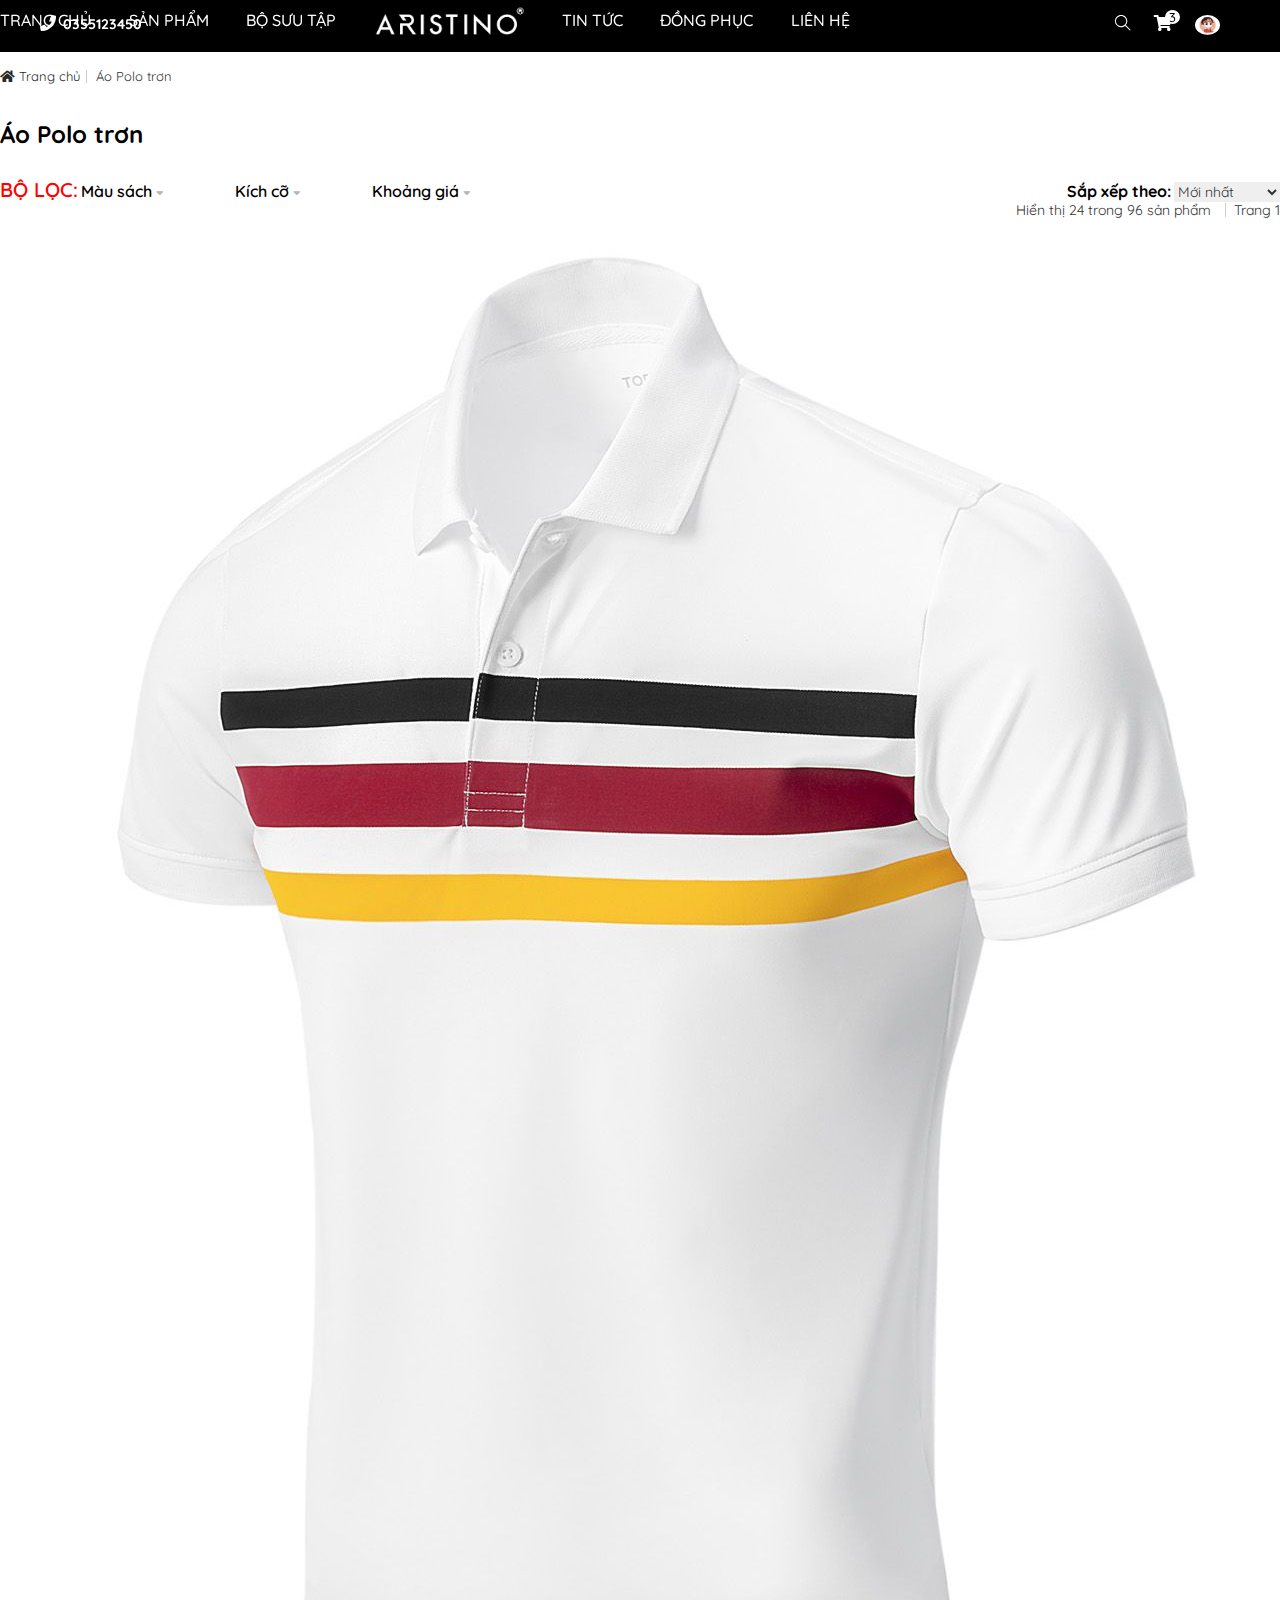
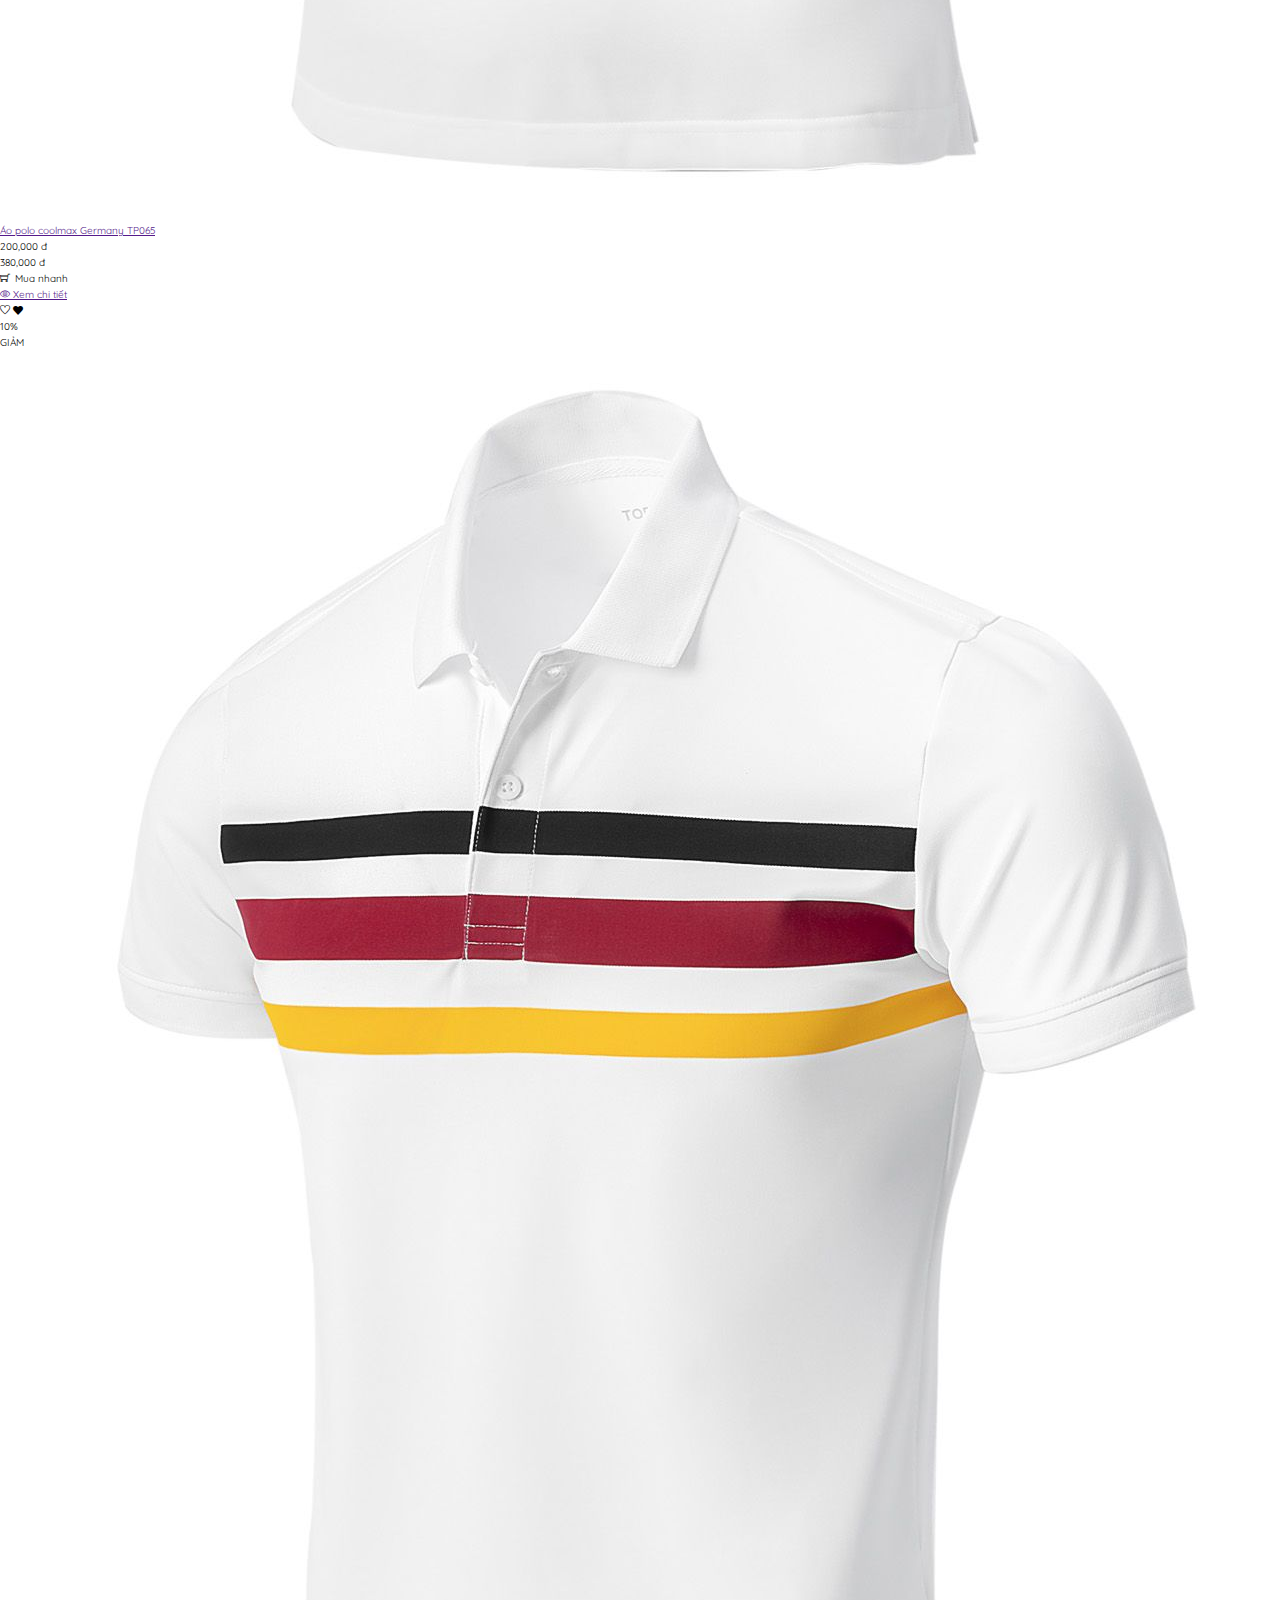
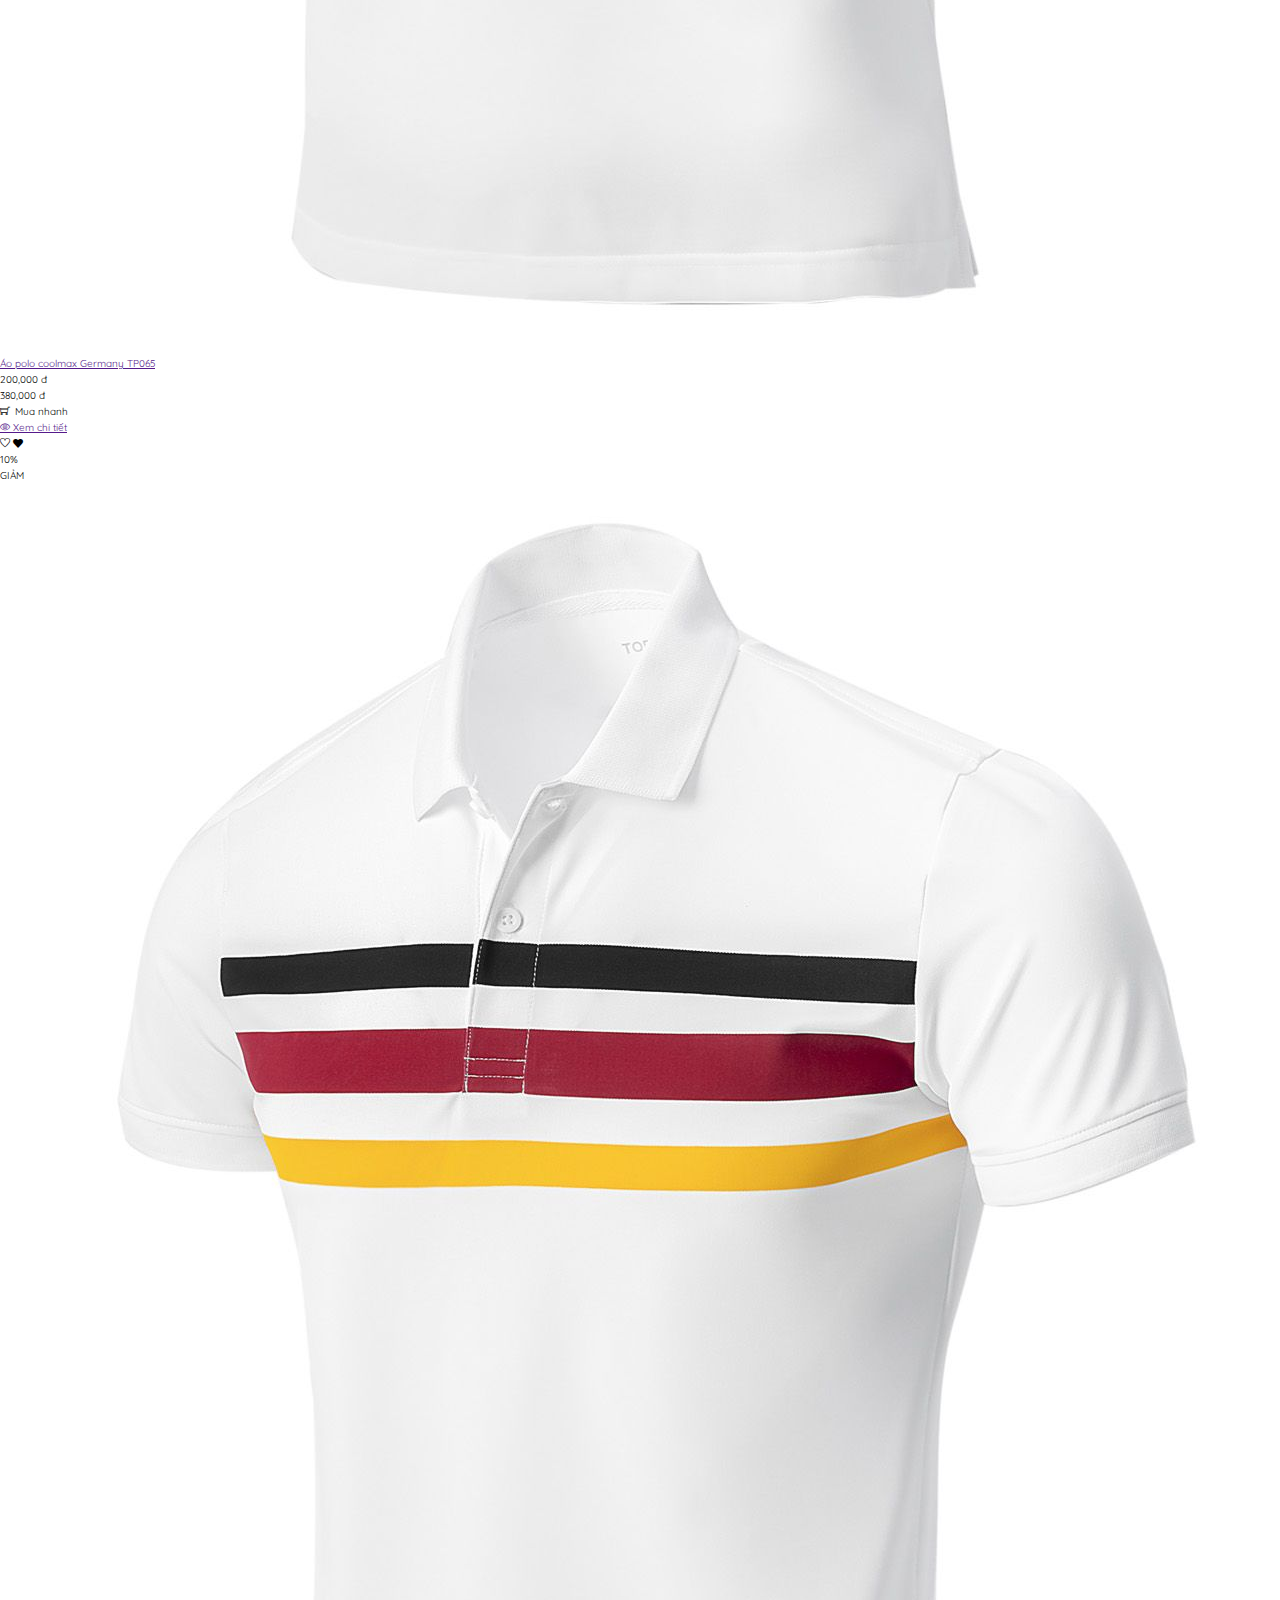
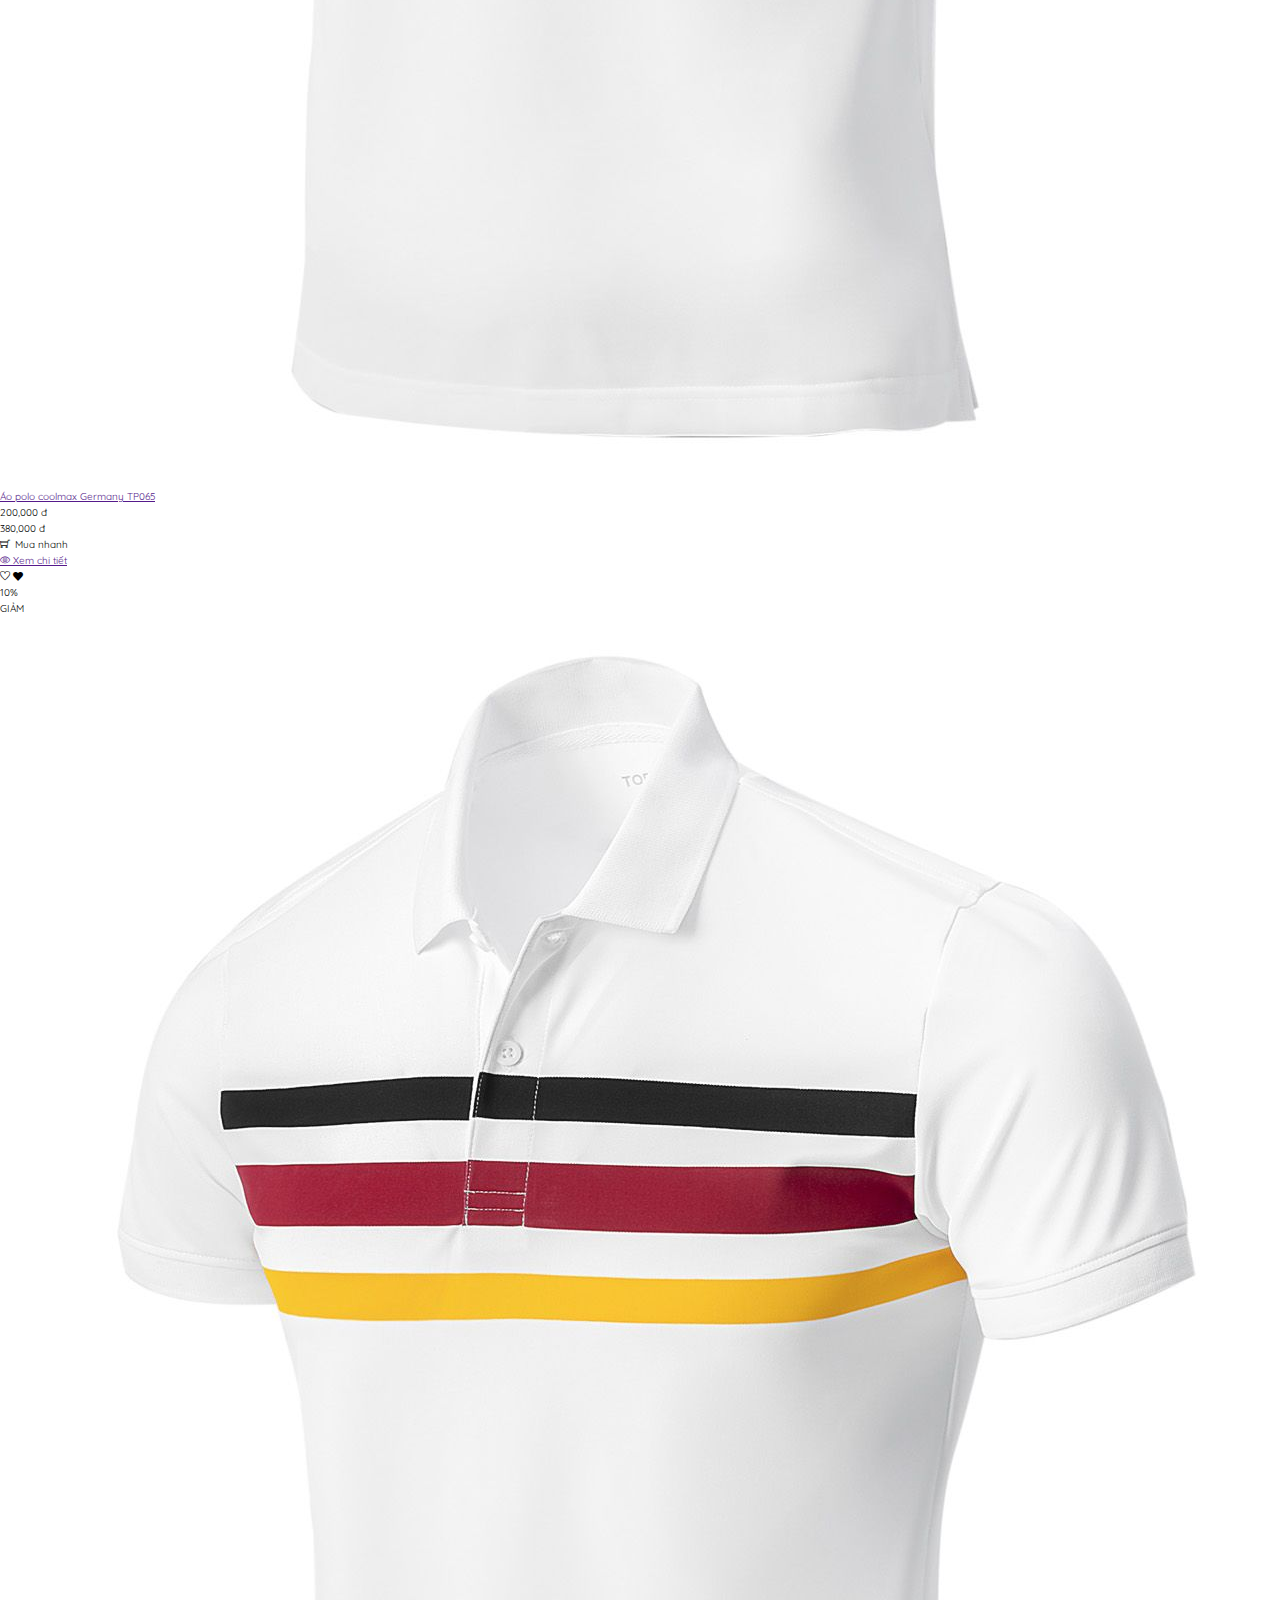
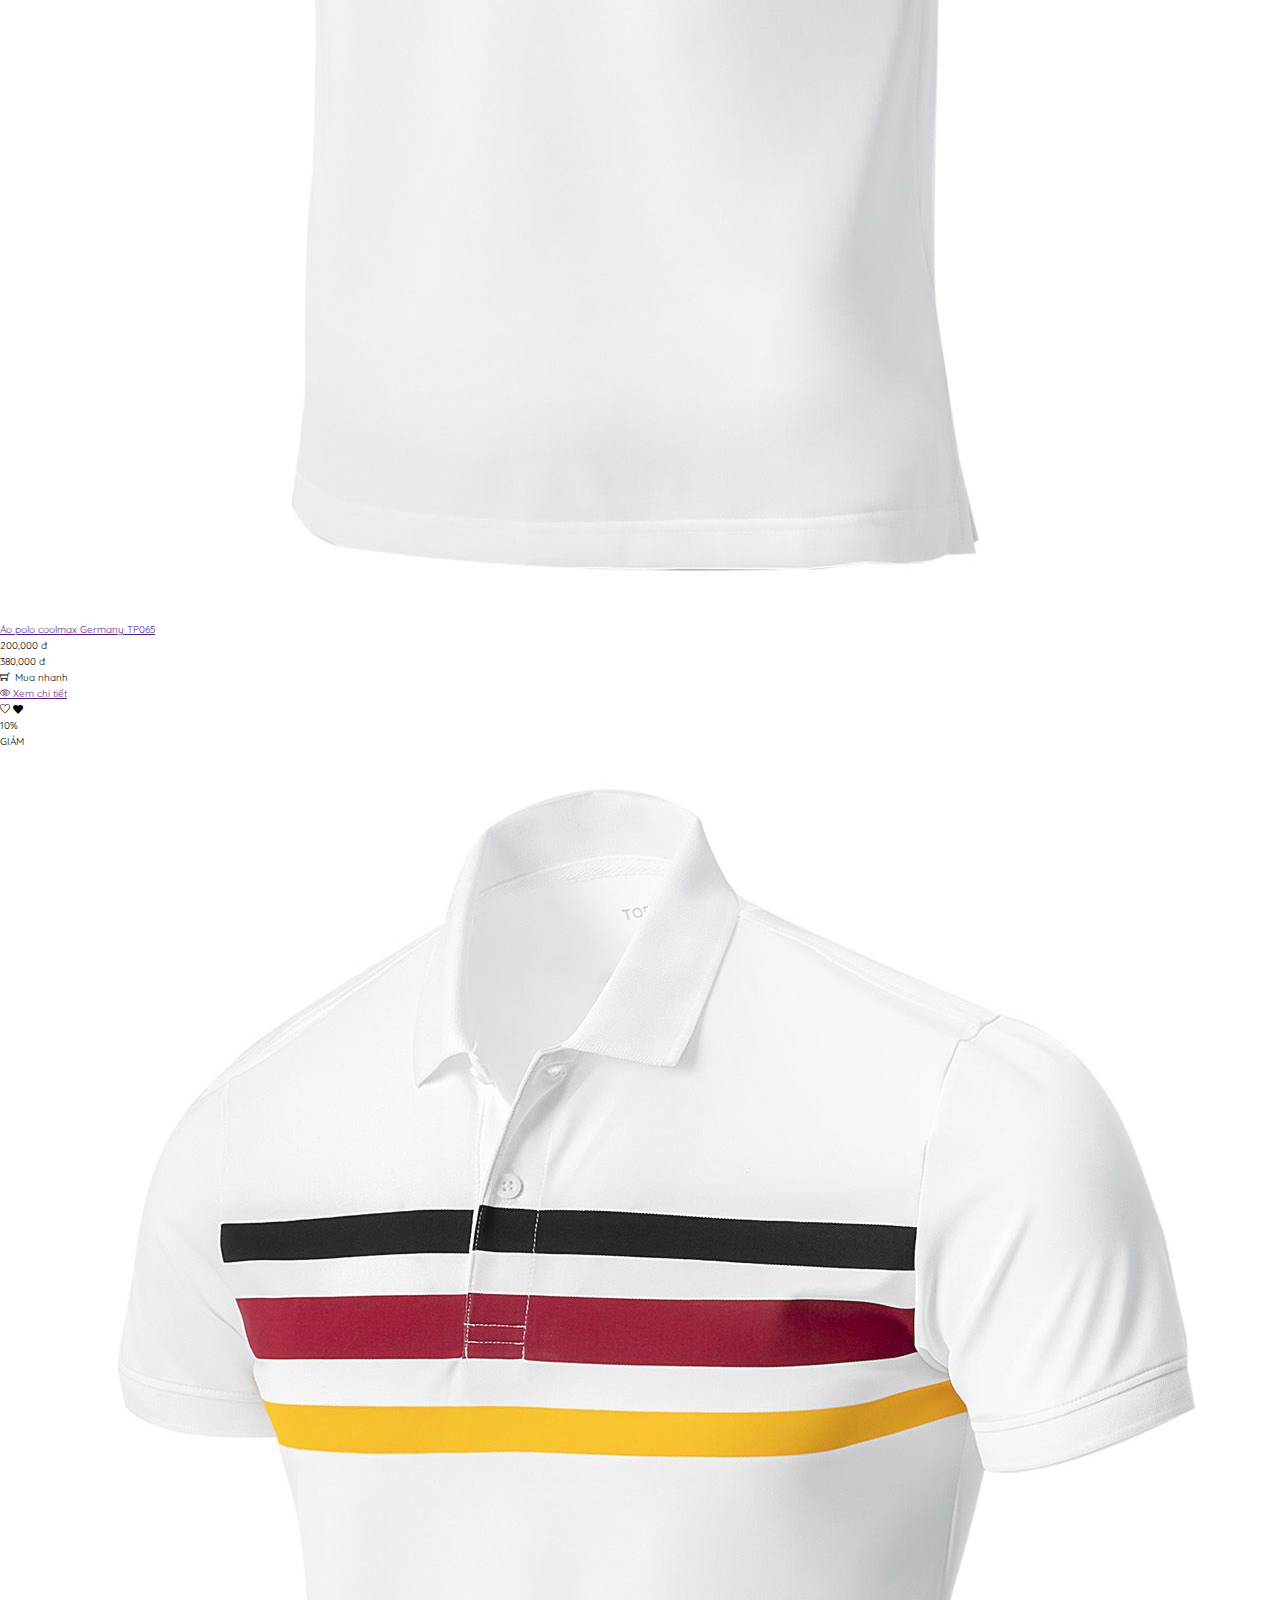
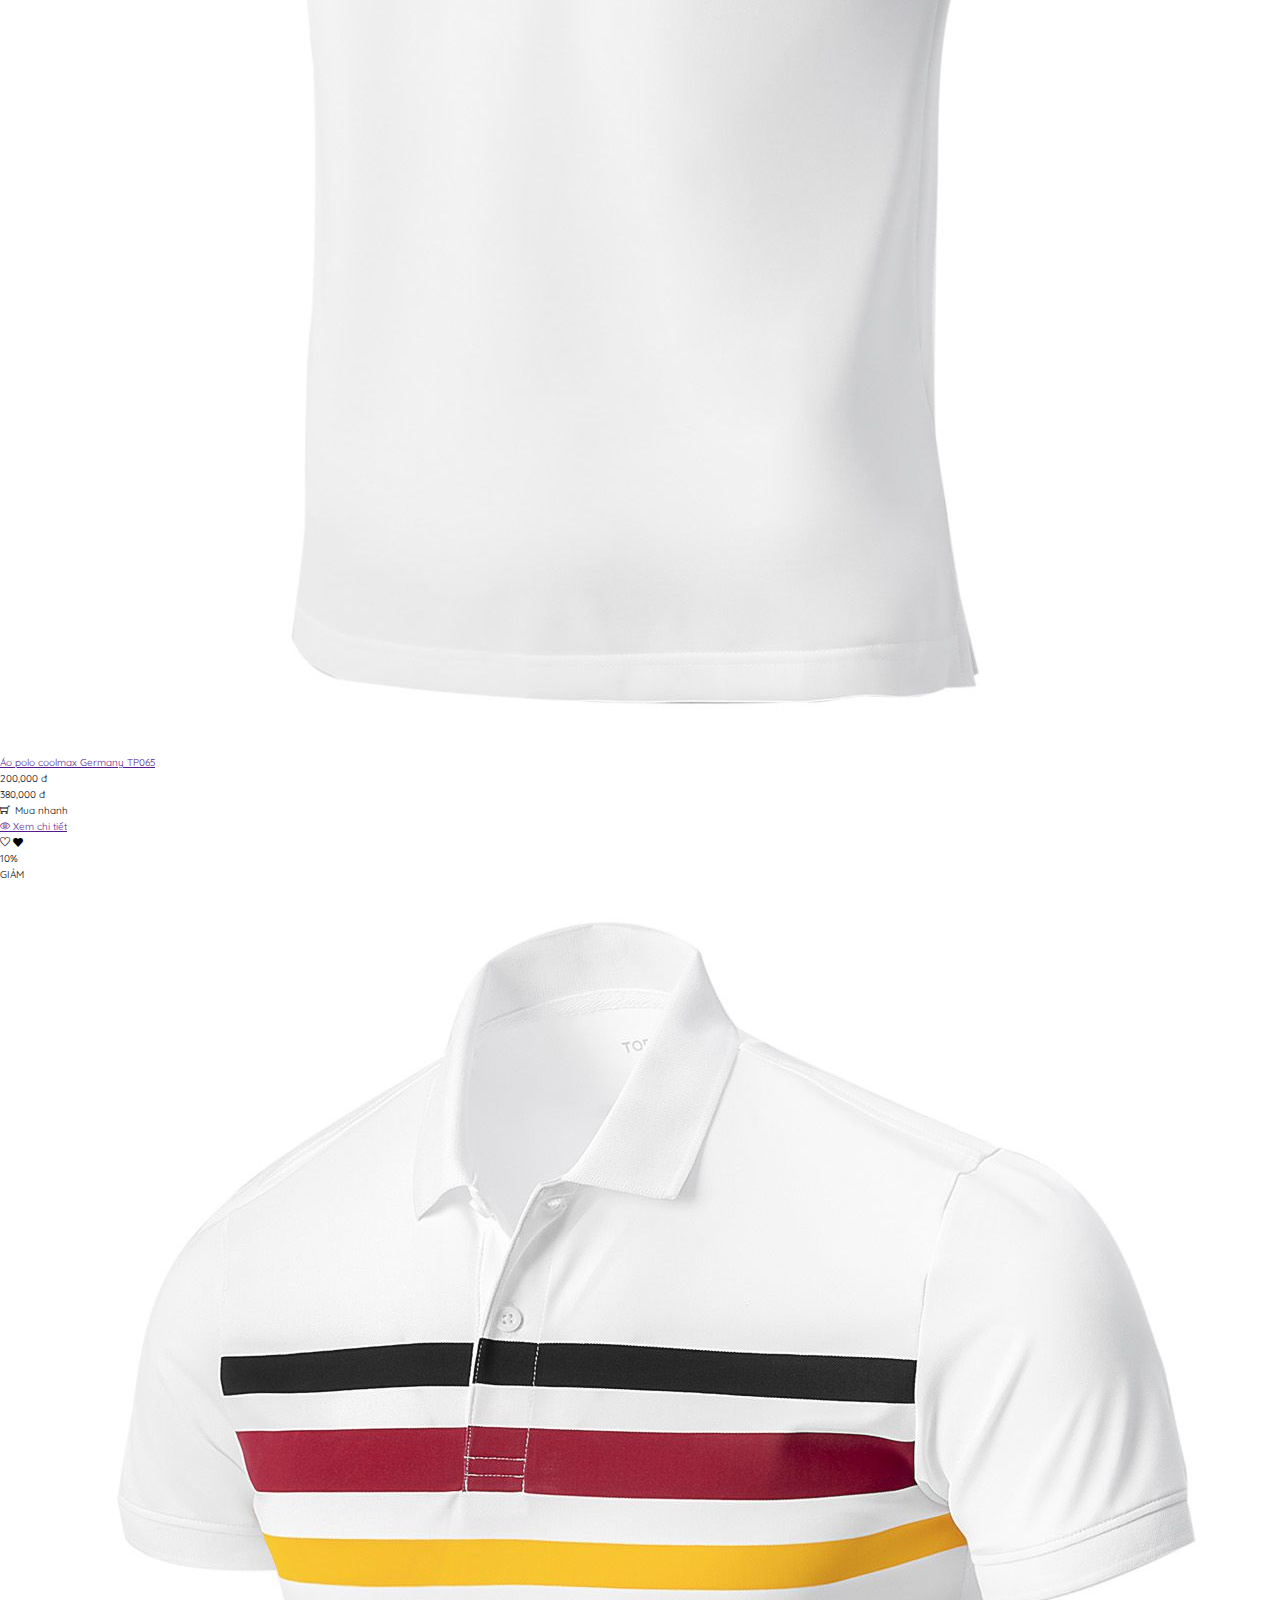
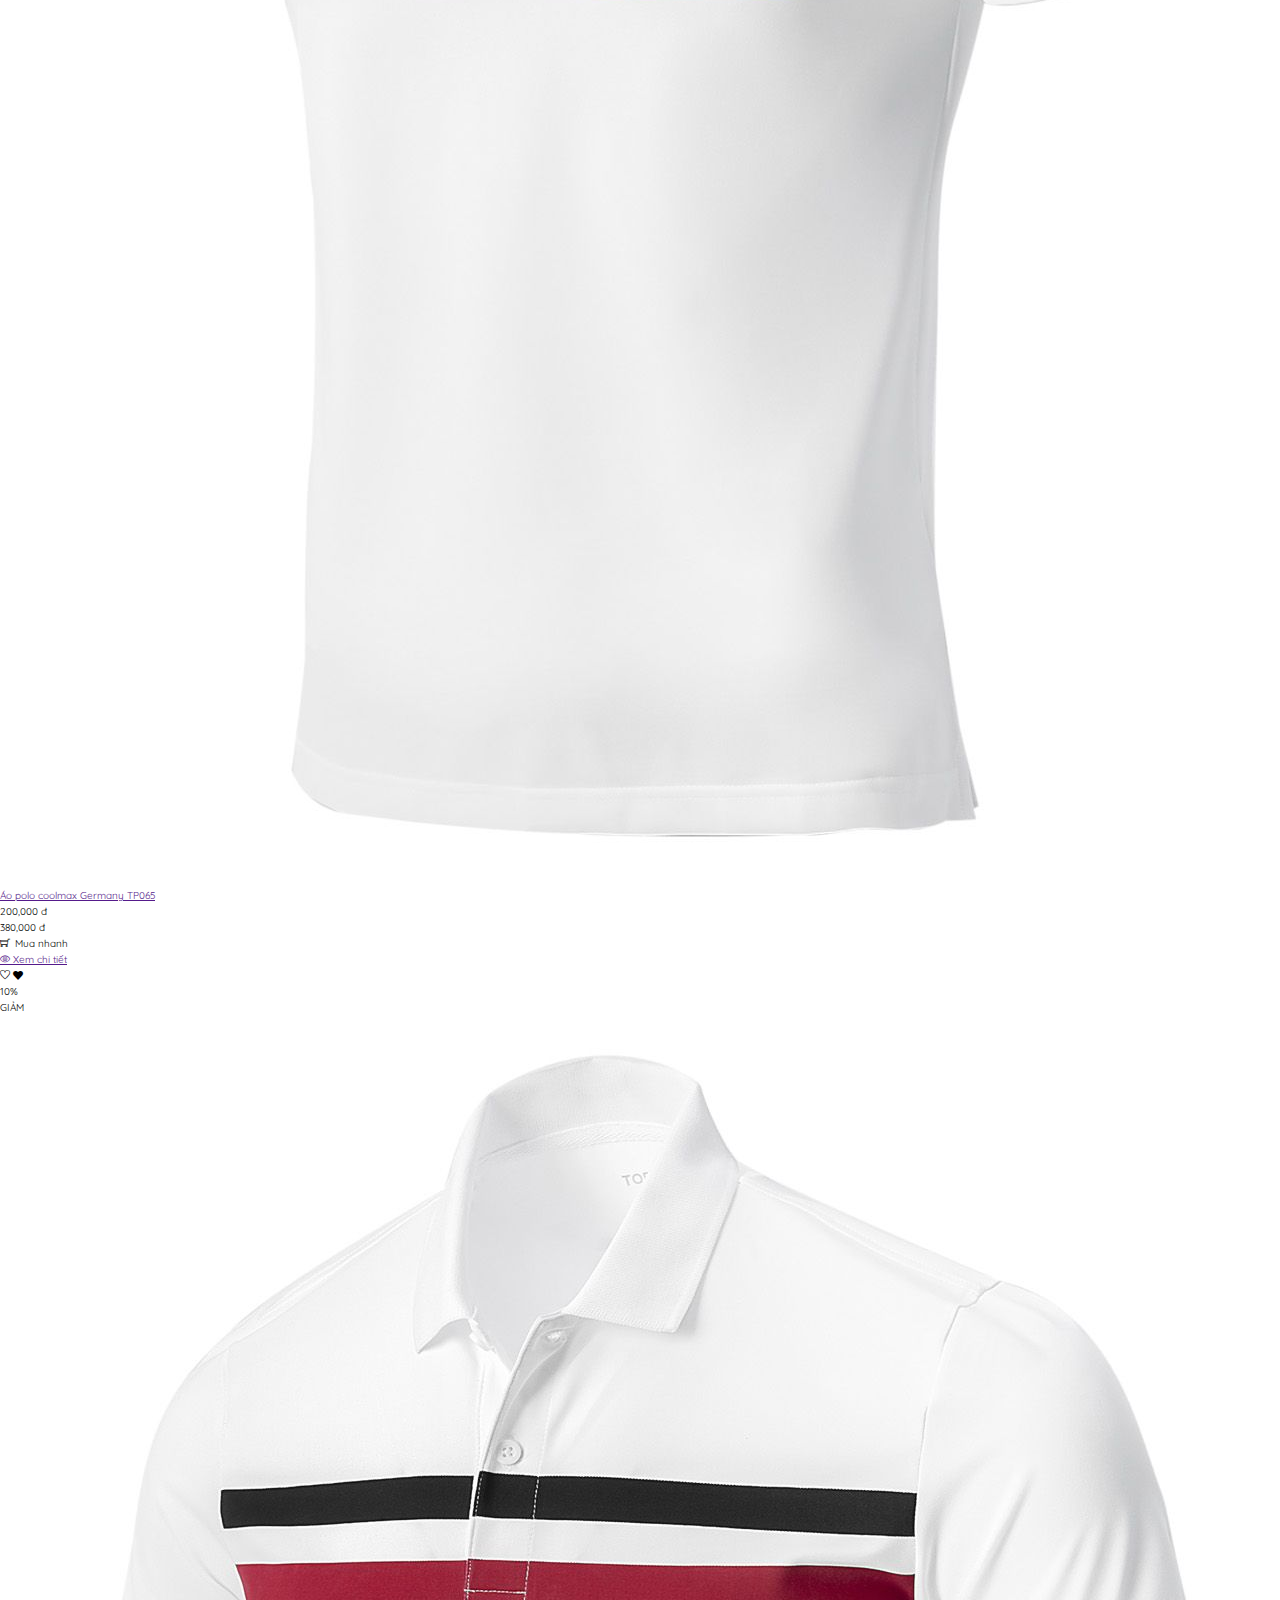
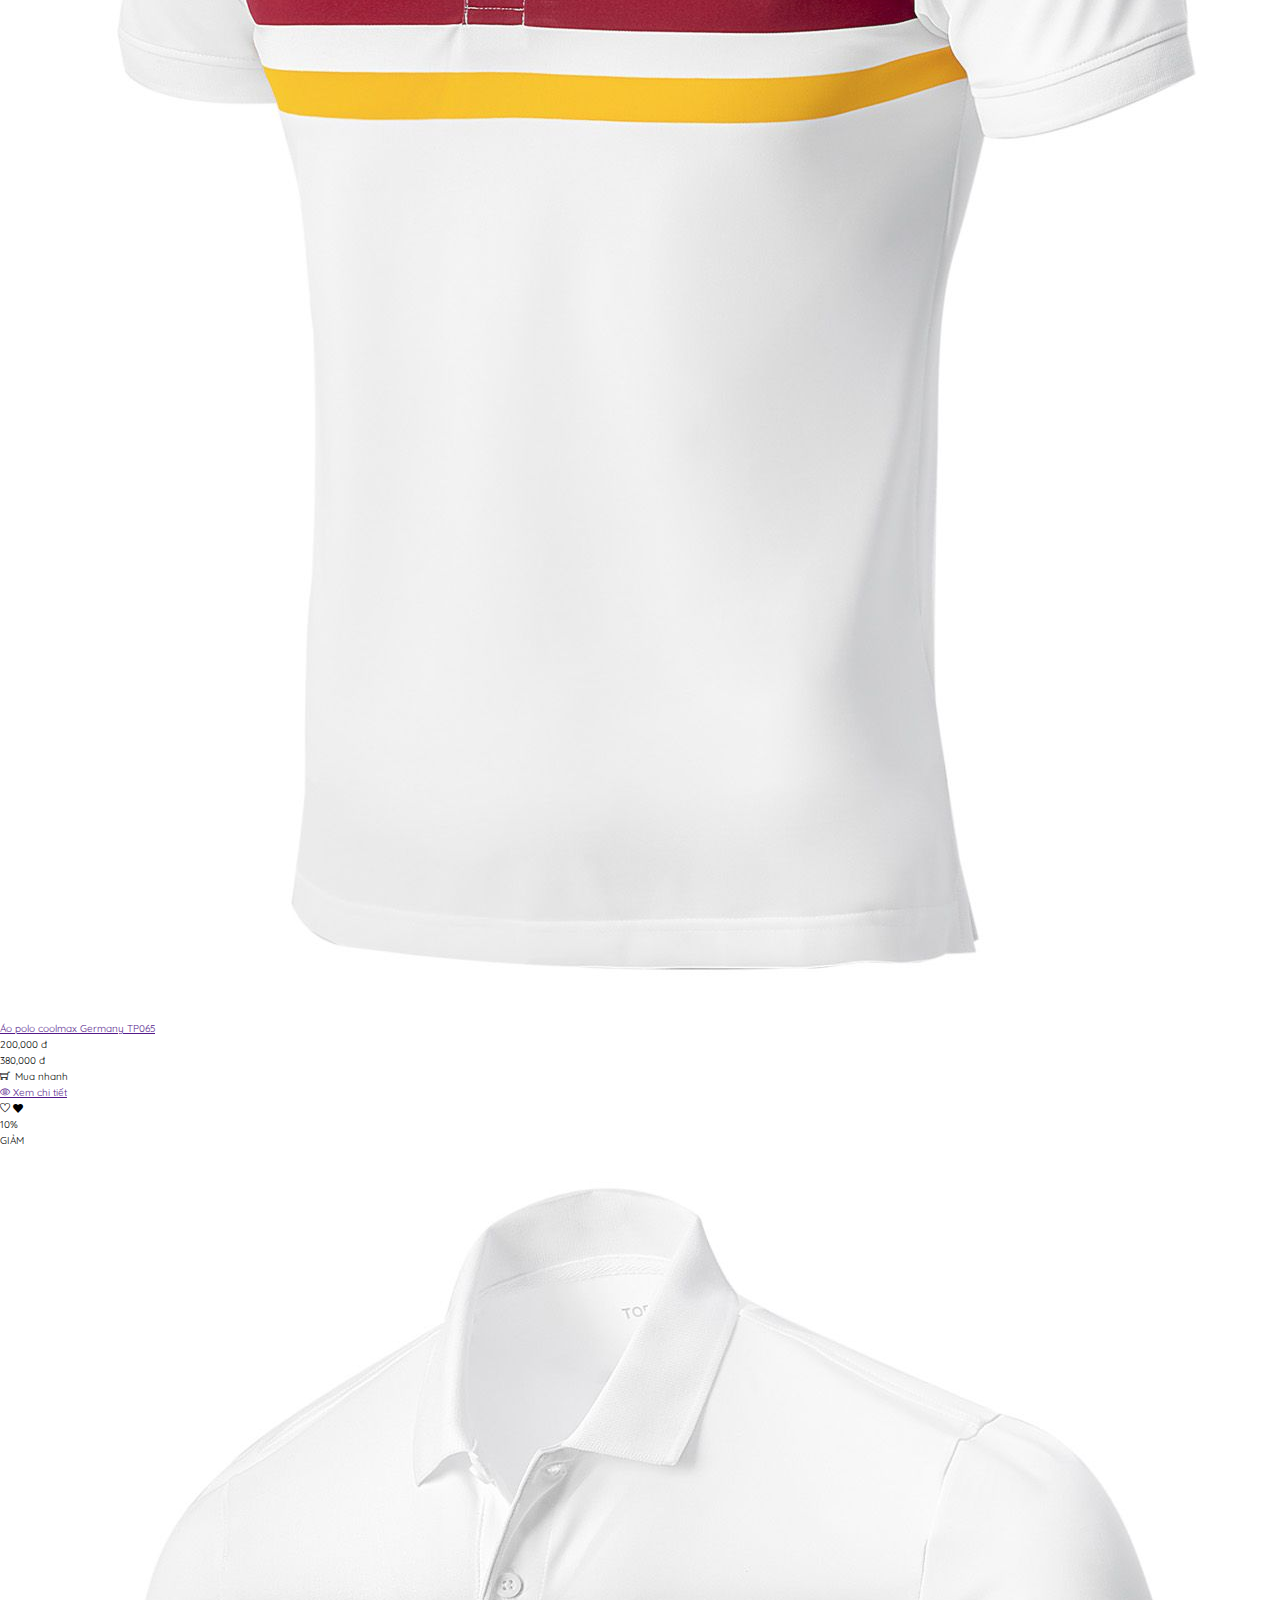
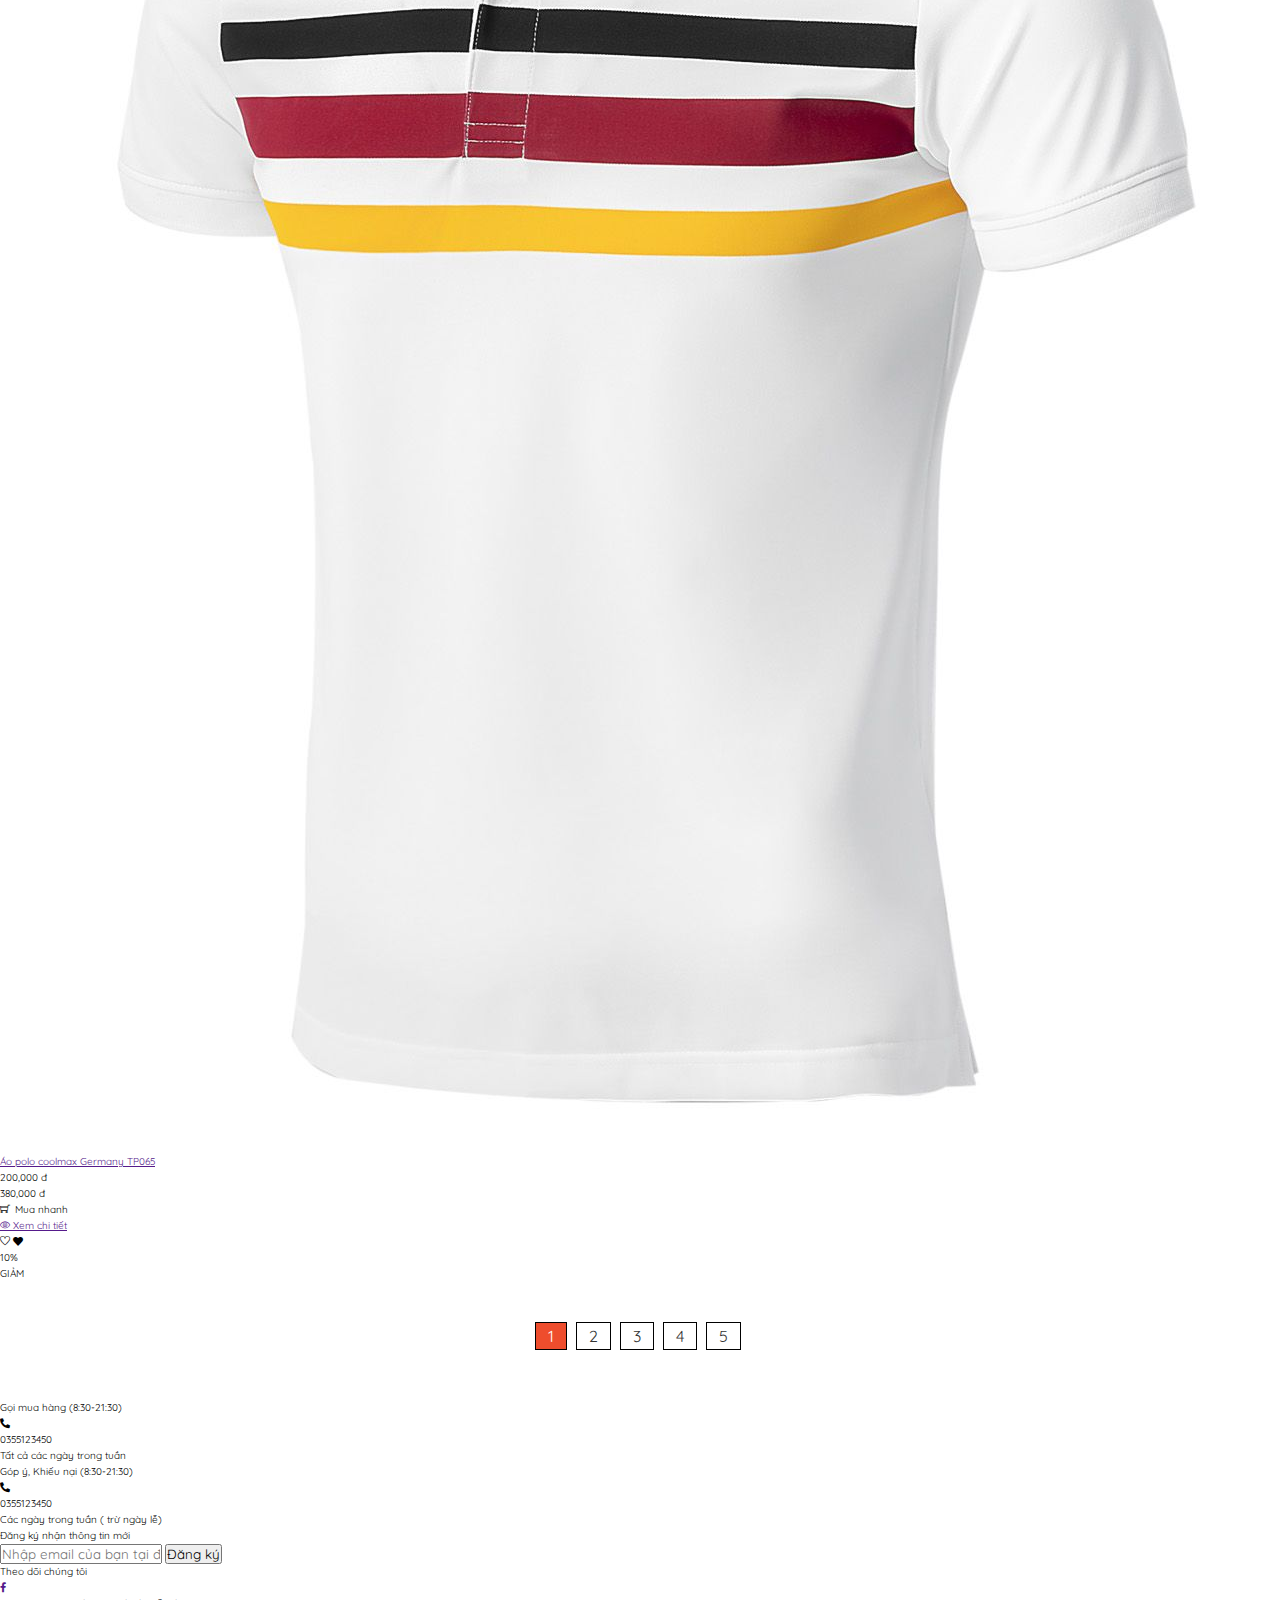
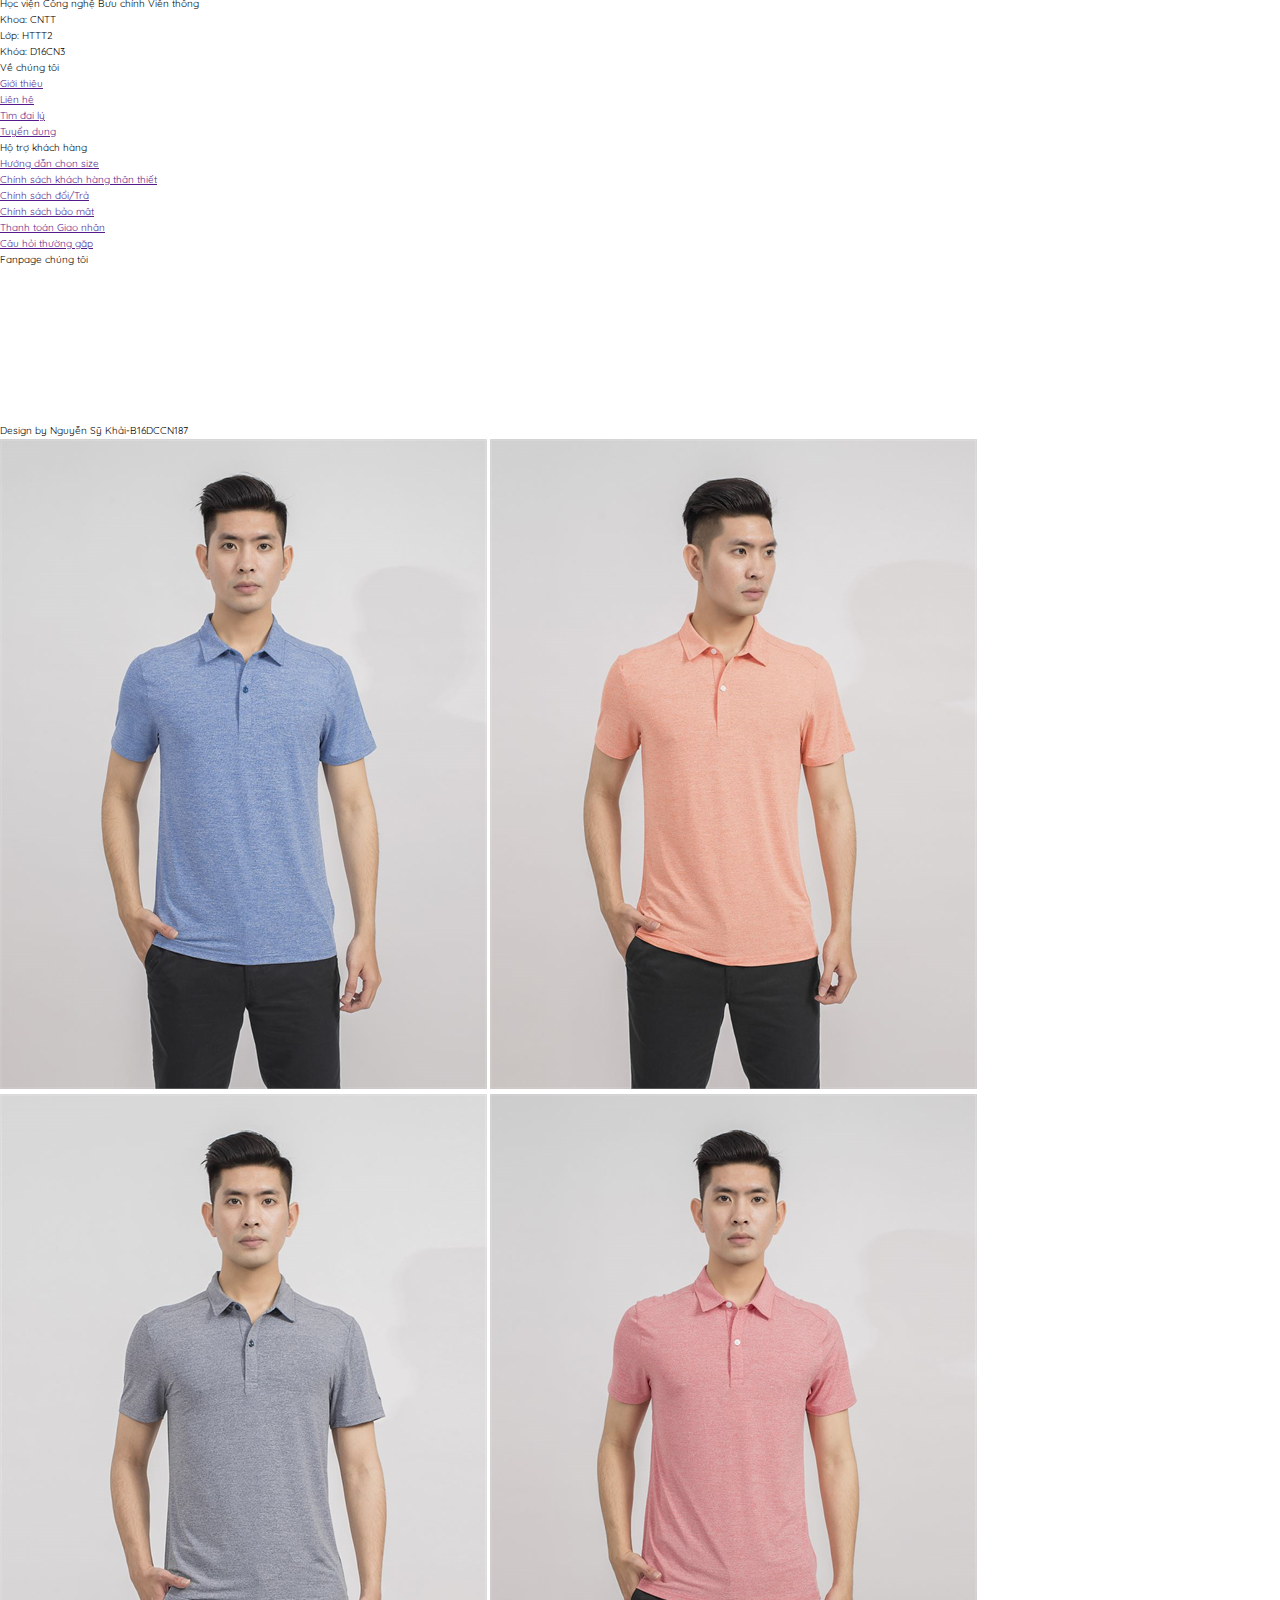
<file: category.html>
<!DOCTYPE html>
<html lang="en">
<head>
    <meta charset="UTF-8">
    <meta http-equiv="X-UA-Compatible" content="IE=edge">
    <meta name="viewport" content="width=device-width, initial-scale=1.0">
    <title>Ecommerce</title>
    <link rel="icon" href="./public/images/logo_icon.png">
    <!-- Dùn lấy icon -->
    <link rel="stylesheet" href="./public/font/fontawesome-free-5.15.1-web/css/all.min.css">
    <link rel="stylesheet" href="./public/font/fontawesome-free-5.15.1-web/css/fontawesome.min.css">
    <!-- Dùn lấy icon -->
    <link rel="stylesheet" href="./public/themify-icons/themify-icons.css">
    <!-- css trang -->
    <link rel="stylesheet" href="./public/css/main.css">
    <link rel="stylesheet" href="./public/css/category.css">
    <!-- Bootstrap -->
    <link href="https://cdn.jsdelivr.net/npm/bootstrap@5.0.0/dist/css/bootstrap.min.css" rel="stylesheet" integrity="sha384-wEmeIV1mKuiNpC+IOBjI7aAzPcEZeedi5yW5f2yOq55WWLwNGmvvx4Um1vskeMj0" crossorigin="anonymous">
    <!-- Font ngoài -->
    <link rel="preconnect" href="https://fonts.gstatic.com">
    <link rel="preconnect" href="https://fonts.gstatic.com">
    <link href="https://fonts.googleapis.com/css2?family=Quicksand:wght@300;400;500;600;700&display=swap" rel="stylesheet">
    <!-- <link href="https://cdnjs.cloudflare.com/ajax/libs/font-awesome/4.7.0/css/font-awesome.css" rel="stylesheet"/> -->
</head>
<body>
    <div class="app">
        <header class="header">
            <div class="container-fluid header_topbar">
                <ul class="header_topbar_list header_topbar_list_left">
                    <li class="header_topbar_item">
                        <i class="fa fa-phone header_topbar-icon" aria-hidden="true"></i>
                        <span class="header_topbar_item_phone">
                            0355123450
                        </span>
                    </li>
                </ul>
                <ul class="header_topbar_list header_topbar_list_right">
                    <li class="header_topbar_item"  title="Tìm kiếm">
                        <!-- <i class="fa fa-search header_topbar-icon" aria-hidden="true"></i> -->
                        <label for="input_checkbox_search">
                            <span class="ti-search header_topbar-icon"></span>
                        </label>
                        
                    </li>
                    <li class="header_topbar_item header_topbar_item_cart" title="Giỏ hàng">
                        <label for="input_checkbox__cart"   onclick="checkedCart()">
                            <i class="fa fa-shopping-cart header_topbar-icon " aria-hidden="true"></i>
                            <span class="header_topbar_item_cart_number">3</span>
                        </label>
                    </li>
                    <!-- Nếu chưa đăng nhập -->
                    <!-- <li class="header_topbar_item" title="Đăng nhập/Đăng xuất">
                        <a href="">
                            <i class="fa fa-user header_topbar-icon" aria-hidden="true"></i>
                        </a>
                    </li> -->
                    <!-- Nếu đã đăng nhập -->
                    <li class="header_topbar_item header_topbar_account">
                        <a href="" class="header_topbar_user">
                            <img src="./public/images/avatar.jpg" alt="" class="header_topbar_item_avatar">
                        </a>
                        <div class="header_topbar_user_menu">
                            <ul class="header_topbar_user_list">
                                <li class="header_topbar_user_item">
                                    <span style="color: #26a998;">Xin chào: </span><span style="color: red;">Khải</span>
                                </li>
                                <li class="header_topbar_user_item">
                                    <a href="">Thông tin tài khoản</a>
                                </li>
                                <li class="header_topbar_user_item">
                                    <a href="">Đơn mua</a>
                                </li>
                                <li class="header_topbar_user_item">
                                    <a href="">Đăng xuất</a>
                                </li>
                            </ul>
                        </div>
                    </li>
                </ul>
            </div>
            <!-- <div class="container-fluid header_navbar app_header_navbar" id="header_navbar"> -->
            <div class="container-fluid header_navbar" id="header_navbar">

                <ul class="header_navbar_list">
                    <li class="header_navbar_item">
                        <a href="#" class="header_navbar_item_kw">Trang chủ</a>
                    </li>
                    <li class="header_navbar_item header_navbar_item_product">
                        <span class="header_navbar_item_kw">Sản phẩm</span>
                        <!-- Hover Sản Phẩm -->
                        <div class="header_navbar_item_product_modal" id="item_product">
                            <div class="header_navbar_item_product_list">
                                <ul class="header_navbar_item_product_list_ul">
                                    <li class="header_navbar_item_product_list_ul_key"><a href="">ÁO</a></li>
                                    <li><a href="./category.html">Áo sơ mi</a></li>
                                    <li><a href="./category.html">Áo polo</a></li>
                                    <li><a href="./category.html">Áo len</a></li>
                                    <li><a href="./category.html">Áo T-Shirt</a></li>
                                    <li><a href="./category.html">Áo khoác</a></li>
                                    <li><a href="./category.html">Áo thun dài tay</a></li>
                                </ul>
                                <ul class="header_navbar_item_product_list_ul">
                                    <li class="header_navbar_item_product_list_ul_key"><a href="">Quần</a></li>
                                    <li><a href="./category.html">Quần âu</a></li>
                                    <li><a href="./category.html">Quần kaki</a></li>
                                    <li><a href="./category.html">Quần thể thao</a></li>
                                    <li><a href="./category.html">Quần jeans</a></li>
                                    <li><a href="./category.html">Quần Short</a></li>
                                </ul>
                                <ul class="header_navbar_item_product_list_ul">
                                    <li class="header_navbar_item_product_list_ul_key"><a href="">Đồ lót</a></li>
                                    <li><a href="./category.html">Boxer</a></li>
                                    <li><a href="./category.html">Brief</a></li>
                                </ul>
                                <ul class="header_navbar_item_product_list_ul">
                                    <li class="header_navbar_item_product_list_ul_key"><a href="">Phụ kiện</a></li>
                                    <li><a href="./category.html">Thắt lưng</a></li>
                                    <li><a href="./category.html">Ví nam</a></li>
                                    <li><a href="./category.html">Cà vạt</a></li>
                                    <li><a href="./category.html">Cặp da</a></li>
                                    <li><a href="./category.html">Giày da</a></li>
                                    <li><a href="./category.html">Vali</a></li>
                                </ul>
                                <ul class="header_navbar_item_product_list_ul">
                                    <li class="header_navbar_item_product_list_ul_key"><a href="">Kidman</a></li>
                                    <li><a href="./category.html">Áo sơ mi</a></li>
                                    <li><a href="./category.html">Áo polo</a></li>
                                    <li><a href="./category.html">Áo len</a></li>
                                    <li><a href="./category.html">Áo T-Shirt</a></li>
                                    <li><a href="./category.html">Áo khoác</a></li>
                                    <li><a href="./category.html">Áo thun dài tay</a></li>
                                </ul>
                            </div>
                            
                        </div>
                    </li>
                    <li class="header_navbar_item">
                        <span class="header_navbar_item_kw">Bộ sưu tập</span>
                    </li>
                    <li class="header_navbar_item header_navbar_item_logo">
                        <a href=""><img src="./public/images/logo-typo.png" alt=""></a>
                    </li>
                    <li class="header_navbar_item">
                        <a href="" class="header_navbar_item_kw"><span>Tin tức</span></a>
                    </li>
                    <li class="header_navbar_item">
                        <span class="header_navbar_item_kw">Đồng phục</span>
                    </li>
                    <li class="header_navbar_item">
                        <a href="" class="header_navbar_item_kw"><span>Liên hệ</span></a>
                    </li>
                </ul>
            </div>
            <div class="header_hidden"></div>
            <div class="abc" id="abc" style="color: white;z-index: 1;"></div>
            
            <!-- Search sản phẩm-->
            
        </header>
        <!-- END HEADER -->

        <!-- CONTAINER -->

        <div class="container app_container">
            <div class="app_container_top">
                <a href="" class="app_container_top_to"><i class="fas fa-home"></i> Trang chủ</a>
                <span class="app_container_top_from">Áo Polo trơn</span>
            </div>
            <div class="app_container_title">
                Áo Polo  trơn
            </div>
            <div class="app_container_filter">
                <div class="app_container_filter_l">
                    <div class="app_container_filter_l_title">Bộ lọc:</div>
                    <div class="app_container_filter_l_list">
                        <ul>
                            <li class="app_container_filter_l_list_item">Màu sách <i class="fas fa-sort-down app_container_filter_l_list_icon"></i></li>
                            <li class="app_container_filter_l_list_item">Kích cỡ <i class="fas fa-sort-down app_container_filter_l_list_icon"></i></li>
                            <li class="app_container_filter_l_list_item">Khoảng giá <i class="fas fa-sort-down app_container_filter_l_list_icon"></i></li>
                        </ul>
                        <div class="app_container_filter_hover">
                            <form action="">
                                <div class="row">
                                    <div class="col-xl-4 col-lg-4 col-md-4">
                                        <!-- Phần màu -->
                                        <div class="row">
                                            <div class="col-xl-4 col-lg-4 col-md-4">
                                                <input type="checkbox" name="color_1" id="color_1" value="color_1" class="hover_checkbox">
                                                <div class="app_container_filter_hover_color hover_color_checked" data-name="div_color_" data-id="1" id="div_color_1" onclick="checkboxHoverCategory(this.id)" style="background: red;" title="Màu đỏ"></div>
                                            </div>
                                            <div class="col-xl-4 col-lg-4 col-md-4">
                                                <input type="checkbox" name="color_2" id="color_2" value="color_2" class="hover_checkbox">
                                                <div class="app_container_filter_hover_color" data-name="div_color_" data-id="2" id="div_color_2" onclick="checkboxHoverCategory(this.id)" style="background: whitesmoke;" title="Màu Be"></div>
                                            </div>
                                            <div class="col-xl-4 col-lg-4 col-md-4">
                                                <input type="checkbox" name="color_3" id="color_3" value="color_3" class="hover_checkbox">
                                                <div class="app_container_filter_hover_color" data-name="div_color_" data-id="3" id="div_color_3" onclick="checkboxHoverCategory(this.id)" style="background: white;" title="Màu trắng"></div>
                                            </div>
                                            <div class="col-xl-4 col-lg-4 col-md-4">
                                                <input type="checkbox" name="color_4" id="color_4" value="color_4" class="hover_checkbox">
                                                <div class="app_container_filter_hover_color" data-name="div_color_" data-id="4" id="div_color_4" onclick="checkboxHoverCategory(this.id)" style="background: purple;" title="Màu tím"></div>
                                            </div>
                                            <div class="col-xl-4 col-lg-4 col-md-4">
                                                <input type="checkbox" name="color_5" id="color_5" value="color_5" class="hover_checkbox">
                                                <div class="app_container_filter_hover_color" data-name="div_color_" data-id="5" id="div_color_5" onclick="checkboxHoverCategory(this.id)" style="background: black;" title="Màu đen"></div>
                                            </div>
                                            <div class="col-xl-4 col-lg-4 col-md-4">
                                                <input type="checkbox" name="color_6" id="color_6" value="color_6" class="hover_checkbox">
                                                <div class="app_container_filter_hover_color" data-name="div_color_" data-id="6" id="div_color_6" onclick="checkboxHoverCategory(this.id)" style="background: yellow;" title="Màu vàng"></div>
                                            </div>
                                            <div class="col-xl-4 col-lg-4 col-md-4">
                                                <input type="checkbox" name="color_7" id="color_7" value="color_7" class="hover_checkbox">
                                                <div class="app_container_filter_hover_color" data-name="div_color_" data-id="7" id="div_color_7" onclick="checkboxHoverCategory(this.id)" style="background: brown;" title="Màu nâu"></div>
                                            </div>
                                            <div class="col-xl-4 col-lg-4 col-md-4">
                                                <input type="checkbox" name="color_8" id="color_8" value="color_8" class="hover_checkbox">
                                                <div class="app_container_filter_hover_color" data-name="div_color_" data-id="8" id="div_color_8" onclick="checkboxHoverCategory(this.id)" style="background: pink;" title="Màu hồng"></div>
                                            </div>
                                            <div class="col-xl-4 col-lg-4 col-md-4">
                                                <input type="checkbox" name="color_9" id="color_9" value="color_9" class="hover_checkbox">
                                                <div class="app_container_filter_hover_color" data-name="div_color_" data-id="9" id="div_color_9" onclick="checkboxHoverCategory(this.id)" style="background: orange;" title="Màu cam"></div>
                                            </div>
                                            <div class="col-xl-4 col-lg-4 col-md-4">
                                                <input type="checkbox" name="color_10" id="color_10" value="color_10" class="hover_checkbox">
                                                <div class="app_container_filter_hover_color" data-name="div_color_" data-id="10" id="div_color_10" onclick="checkboxHoverCategory(this.id)" style="background: gray;" title="Màu xám"></div>
                                            </div>
                                        </div>
                                    </div>
                                    <div class="col-xl-4 col-lg-4 col-md-4">
                                        <!-- Phần kích cỡ -->
                                        <div class="hover_size_list">
                                            <input type="checkbox" name="size_S" class="hover_size_list_input">
                                            <span class="hover_size_list_text">S</span>
                                        </div>
                                        <div class="hover_size_list">
                                            <input type="checkbox" name="size_M" class="hover_size_list_input">
                                            <span class="hover_size_list_text">M</span>
                                        </div>
                                        <div class="hover_size_list">
                                            <input type="checkbox" name="size_L" class="hover_size_list_input">
                                            <span class="hover_size_list_text">L</span>
                                        </div>
                                        <div class="hover_size_list">
                                            <input type="checkbox" name="size_XL" class="hover_size_list_input">
                                            <span class="hover_size_list_text">XL</span>
                                        </div>
                                        <div class="hover_size_list">
                                            <input type="checkbox" name="size_XXL" class="hover_size_list_input">
                                            <span class="hover_size_list_text">XXL</span>
                                        </div>
                                    </div>
                                    <div class="col-xl-4 col-lg-4 col-md-4">
                                        <!-- Phần khoảng giá -->
                                        <div class="hover_price_list">
                                            <input type="radio" name="input_price" value="200000" class="input_price_radio">
                                            <span class="hover_price_list_text">Dưới 200,000</span>
                                        </div>
                                        <div class="hover_price_list">
                                            <input type="radio" name="input_price" value="500000" class="input_price_radio">
                                            <span class="hover_price_list_text">Từ 200,000-500,000</span>
                                        </div>
                                        <div class="hover_price_list">
                                            <input type="radio" name="input_price" value="1000000" class="input_price_radio">
                                            <span class="hover_price_list_text">Từ 500,000-1,000,000</span>
                                        </div>
                                        <div class="hover_price_list">
                                            <input type="radio" name="input_price" value="2000000" class="input_price_radio">
                                            <span class="hover_price_list_text">Trên 1,000,000</span>
                                        </div>
                                    </div>
                                </div>
                                <button type="submit" class="hover_button">Áp dụng</button>
                            </form>
                            
                        </div>
                    </div>
                    
                </div>
                <div class="app_container_filter_r">
                    <div class="app_container_filter_r_title">Sắp xếp theo: </div>
                    <select name="" id="" class="app_container_filter_r_select">
                        <option value="">Mới nhất</option>
                        <option value="">Giá giảm dần</option>
                        <option value="">Giá tăng dần</option>
                        <option value="">Sale</option>
                    </select>
                </div>
            </div>
            <div class="app_container_product_info">
                <div class="app_container_product_info_number">Hiển thị 24 trong 96 sản phẩm</div>
                <div class="app_container_product_info_page">Trang 1</div>
            </div>
            <div class="app_container_product">
                
                <div class="row">
                    <div class="col-xl-3 col-lg-3 col-md-4 col-sm-6 col-6">
                        <!-- Cần thay đổi data-name tùy thuộc vào tên list sản phẩm -->
                        <!-- id = 'data-name' + 'data-id' -->
                        <div class="product_item" data-id="1" data-name="product_category_" data-nameBot="product_category_bot_" id="product_category_1" onmouseover="Hoverevent(this.id)" onmouseout="Outevent(this.id)">
                            <div class="product_item_top">
                                <a href=""><img src="./public/images/product/avatar_b/p1.jpg" alt=""></a>
                                <a href="" class="product_item_name">Áo polo coolmax Germany TP065</a>
                                <!-- Không giảm giá -->
                                <div class="product_item_price">
                                    <!-- 380,000 <span class="price_d">đ</span> -->
                                </div>
                                <!-- Giảm giá -->
                                <div class="product_item_price product_item_price_flex">
                                    <div class="product_item_price_new">200,000 <span class="price_d">đ</span></div>
                                    <div class="product_item_price_old">380,000 <span class="price_d">đ</span></div>
                                </div>
                            </div>
                            <!-- id = 'data-nameBot' + 'data-id' -->
                            <div class="product_item_bot" id="product_category_bot_1">
                                <div class="product_item_bot_l">
                                    <label for="input_checkbox_product" class="ti-shopping-cart product_item_bot_link"  onclick="checkboxProduct(this.id)"> <span>Mua nhanh</span></label> 
                                </div>
                                <div class="product_item_bot_r">
                                    <a href="" class="product_item_bot_link"><span class="ti-eye"></span>  <span>Xem chi tiết</span></a>
                                </div>
                            </div>
                            <!-- Yêu thích -->
                            <div class="product_item_favourite">
                                <!-- Chưa yêu thích -->
                                <span class="product_item_favourite_link"><span class="ti-heart product_item_favourite_noheart" data-id="1" data-name-no="new_noFavourite_" data-name-have="new_haveFavourite_" id="new_noFavourite_1" onclick="addFavourite(this.id)"></span></span>
                                <!-- <span class="product_item_favourite_link"><i class="far fa-heart product_item_favourite_heart" aria-hidden="true" id="Favourite_1" onclick="Favourite(this.id)"></i></span> -->
                                <!-- Đã yêu thích -->
                                <span class="product_item_favourite_link"><i class="fas fa-heart product_item_favourite_heart hidden_heart" aria-hidden="true" data-id="1" data-name-no="new_noFavourite_" data-name-have="new_haveFavourite_" id="new_haveFavourite_1" onclick="removeFavourite(this.id)"></i></span>
                                
                            </div>
                            <!-- Giảm giá -->
                            <div class="product_item_sale">
                                <div class="product_item_sale_percent">
                                    10%
                                </div>
                                <div class="product_item_sale_percent_text">
                                    GIẢM
                                </div>
                            </div>
                        </div>
                    </div>
                    <div class="col-xl-3 col-lg-3 col-md-4 col-sm-6 col-6">
                        <!-- Cần thay đổi data-name tùy thuộc vào tên list sản phẩm -->
                        <!-- id = 'data-name' + 'data-id' -->
                        <div class="product_item" data-id="2" data-name="product_category_" data-nameBot="product_category_bot_" id="product_category_2" onmouseover="Hoverevent(this.id)" onmouseout="Outevent(this.id)">
                            <div class="product_item_top">
                                <a href=""><img src="./public/images/product/avatar_b/p1.jpg" alt=""></a>
                                <a href="" class="product_item_name">Áo polo coolmax Germany TP065</a>
                                <!-- Không giảm giá -->
                                <div class="product_item_price">
                                    <!-- 380,000 <span class="price_d">đ</span> -->
                                </div>
                                <!-- Giảm giá -->
                                <div class="product_item_price product_item_price_flex">
                                    <div class="product_item_price_new">200,000 <span class="price_d">đ</span></div>
                                    <div class="product_item_price_old">380,000 <span class="price_d">đ</span></div>
                                </div>
                            </div>
                            <!-- id = 'data-nameBot' + 'data-id' -->
                            <div class="product_item_bot" id="product_category_bot_2">
                                <div class="product_item_bot_l">
                                    <label for="input_checkbox_product" class="ti-shopping-cart product_item_bot_link"  onclick="checkboxProduct(this.id)"> <span>Mua nhanh</span></label> 
                                </div>
                                <div class="product_item_bot_r">
                                    <a href="" class="product_item_bot_link"><span class="ti-eye"></span>  <span>Xem chi tiết</span></a>
                                </div>
                            </div>
                            <!-- Yêu thích -->
                            <div class="product_item_favourite">
                                <!-- Chưa yêu thích -->
                                <span class="product_item_favourite_link"><span class="ti-heart product_item_favourite_noheart" data-id="2" data-name-no="new_noFavourite_" data-name-have="new_haveFavourite_" id="new_noFavourite_2" onclick="addFavourite(this.id)"></span></span>
                                <!-- <span class="product_item_favourite_link"><i class="far fa-heart product_item_favourite_heart" aria-hidden="true" id="Favourite_1" onclick="Favourite(this.id)"></i></span> -->
                                <!-- Đã yêu thích -->
                                <span class="product_item_favourite_link"><i class="fas fa-heart product_item_favourite_heart hidden_heart" aria-hidden="true" data-id="2" data-name-no="new_noFavourite_" data-name-have="new_haveFavourite_" id="new_haveFavourite_2" onclick="removeFavourite(this.id)"></i></span>
                                
                            </div>
                            <!-- Giảm giá -->
                            <div class="product_item_sale">
                                <div class="product_item_sale_percent">
                                    10%
                                </div>
                                <div class="product_item_sale_percent_text">
                                    GIẢM
                                </div>
                            </div>
                        </div>
                    </div>
                    <div class="col-xl-3 col-lg-3 col-md-4 col-sm-6 col-6">
                        <!-- Cần thay đổi data-name tùy thuộc vào tên list sản phẩm -->
                        <!-- id = 'data-name' + 'data-id' -->
                        <div class="product_item" data-id="3" data-name="product_category_" data-nameBot="product_category_bot_" id="product_category_3" onmouseover="Hoverevent(this.id)" onmouseout="Outevent(this.id)">
                            <div class="product_item_top">
                                <a href=""><img src="./public/images/product/avatar_b/p1.jpg" alt=""></a>
                                <a href="" class="product_item_name">Áo polo coolmax Germany TP065</a>
                                <!-- Không giảm giá -->
                                <div class="product_item_price">
                                    <!-- 380,000 <span class="price_d">đ</span> -->
                                </div>
                                <!-- Giảm giá -->
                                <div class="product_item_price product_item_price_flex">
                                    <div class="product_item_price_new">200,000 <span class="price_d">đ</span></div>
                                    <div class="product_item_price_old">380,000 <span class="price_d">đ</span></div>
                                </div>
                            </div>
                            <!-- id = 'data-nameBot' + 'data-id' -->
                            <div class="product_item_bot" id="product_category_bot_3">
                                <div class="product_item_bot_l">
                                    <label for="input_checkbox_product" class="ti-shopping-cart product_item_bot_link"  onclick="checkboxProduct(this.id)"> <span>Mua nhanh</span></label> 
                                </div>
                                <div class="product_item_bot_r">
                                    <a href="" class="product_item_bot_link"><span class="ti-eye"></span>  <span>Xem chi tiết</span></a>
                                </div>
                            </div>
                            <!-- Yêu thích -->
                            <div class="product_item_favourite">
                                <!-- Chưa yêu thích -->
                                <span class="product_item_favourite_link"><span class="ti-heart product_item_favourite_noheart" data-id="3" data-name-no="new_noFavourite_" data-name-have="new_haveFavourite_" id="new_noFavourite_3" onclick="addFavourite(this.id)"></span></span>
                                <!-- <span class="product_item_favourite_link"><i class="far fa-heart product_item_favourite_heart" aria-hidden="true" id="Favourite_3" onclick="Favourite(this.id)"></i></span> -->
                                <!-- Đã yêu thích -->
                                <span class="product_item_favourite_link"><i class="fas fa-heart product_item_favourite_heart hidden_heart" aria-hidden="true" data-id="3" data-name-no="new_noFavourite_" data-name-have="new_haveFavourite_" id="new_haveFavourite_3" onclick="removeFavourite(this.id)"></i></span>
                                
                            </div>
                            <!-- Giảm giá -->
                            <div class="product_item_sale">
                                <div class="product_item_sale_percent">
                                    10%
                                </div>
                                <div class="product_item_sale_percent_text">
                                    GIẢM
                                </div>
                            </div>
                        </div>
                    </div>
                    <div class="col-xl-3 col-lg-3 col-md-4 col-sm-6 col-6">
                        <!-- Cần thay đổi data-name tùy thuộc vào tên list sản phẩm -->
                        <!-- id = 'data-name' + 'data-id' -->
                        <div class="product_item" data-id="4" data-name="product_category_" data-nameBot="product_category_bot_" id="product_category_4" onmouseover="Hoverevent(this.id)" onmouseout="Outevent(this.id)">
                            <div class="product_item_top">
                                <a href=""><img src="./public/images/product/avatar_b/p1.jpg" alt=""></a>
                                <a href="" class="product_item_name">Áo polo coolmax Germany TP065</a>
                                <!-- Không giảm giá -->
                                <div class="product_item_price">
                                    <!-- 380,000 <span class="price_d">đ</span> -->
                                </div>
                                <!-- Giảm giá -->
                                <div class="product_item_price product_item_price_flex">
                                    <div class="product_item_price_new">200,000 <span class="price_d">đ</span></div>
                                    <div class="product_item_price_old">380,000 <span class="price_d">đ</span></div>
                                </div>
                            </div>
                            <!-- id = 'data-nameBot' + 'data-id' -->
                            <div class="product_item_bot" id="product_category_bot_4">
                                <div class="product_item_bot_l">
                                    <label for="input_checkbox_product" class="ti-shopping-cart product_item_bot_link"  onclick="checkboxProduct(this.id)"> <span>Mua nhanh</span></label> 
                                </div>
                                <div class="product_item_bot_r">
                                    <a href="" class="product_item_bot_link"><span class="ti-eye"></span>  <span>Xem chi tiết</span></a>
                                </div>
                            </div>
                            <!-- Yêu thích -->
                            <div class="product_item_favourite">
                                <!-- Chưa yêu thích -->
                                <span class="product_item_favourite_link"><span class="ti-heart product_item_favourite_noheart" data-id="4" data-name-no="new_noFavourite_" data-name-have="new_haveFavourite_" id="new_noFavourite_4" onclick="addFavourite(this.id)"></span></span>
                                <!-- <span class="product_item_favourite_link"><i class="far fa-heart product_item_favourite_heart" aria-hidden="true" id="Favourite_4" onclick="Favourite(this.id)"></i></span> -->
                                <!-- Đã yêu thích -->
                                <span class="product_item_favourite_link"><i class="fas fa-heart product_item_favourite_heart hidden_heart" aria-hidden="true" data-id="4" data-name-no="new_noFavourite_" data-name-have="new_haveFavourite_" id="new_haveFavourite_4" onclick="removeFavourite(this.id)"></i></span>
                                
                            </div>
                            <!-- Giảm giá -->
                            <div class="product_item_sale">
                                <div class="product_item_sale_percent">
                                    10%
                                </div>
                                <div class="product_item_sale_percent_text">
                                    GIẢM
                                </div>
                            </div>
                        </div>
                    </div>
                    <div class="col-xl-3 col-lg-3 col-md-4 col-sm-6 col-6">
                        <!-- Cần thay đổi data-name tùy thuộc vào tên list sản phẩm -->
                        <!-- id = 'data-name' + 'data-id' -->
                        <div class="product_item" data-id="5" data-name="product_category_" data-nameBot="product_category_bot_" id="product_category_5" onmouseover="Hoverevent(this.id)" onmouseout="Outevent(this.id)">
                            <div class="product_item_top">
                                <a href=""><img src="./public/images/product/avatar_b/p1.jpg" alt=""></a>
                                <a href="" class="product_item_name">Áo polo coolmax Germany TP065</a>
                                <!-- Không giảm giá -->
                                <div class="product_item_price">
                                    <!-- 380,000 <span class="price_d">đ</span> -->
                                </div>
                                <!-- Giảm giá -->
                                <div class="product_item_price product_item_price_flex">
                                    <div class="product_item_price_new">200,000 <span class="price_d">đ</span></div>
                                    <div class="product_item_price_old">380,000 <span class="price_d">đ</span></div>
                                </div>
                            </div>
                            <!-- id = 'data-nameBot' + 'data-id' -->
                            <div class="product_item_bot" id="product_category_bot_5">
                                <div class="product_item_bot_l">
                                    <label for="input_checkbox_product" class="ti-shopping-cart product_item_bot_link"  onclick="checkboxProduct(this.id)"> <span>Mua nhanh</span></label> 
                                </div>
                                <div class="product_item_bot_r">
                                    <a href="" class="product_item_bot_link"><span class="ti-eye"></span>  <span>Xem chi tiết</span></a>
                                </div>
                            </div>
                            <!-- Yêu thích -->
                            <div class="product_item_favourite">
                                <!-- Chưa yêu thích -->
                                <span class="product_item_favourite_link"><span class="ti-heart product_item_favourite_noheart" data-id="5" data-name-no="new_noFavourite_" data-name-have="new_haveFavourite_" id="new_noFavourite_5" onclick="addFavourite(this.id)"></span></span>
                                <!-- <span class="product_item_favourite_link"><i class="far fa-heart product_item_favourite_heart" aria-hidden="true" id="Favourite_5" onclick="Favourite(this.id)"></i></span> -->
                                <!-- Đã yêu thích -->
                                <span class="product_item_favourite_link"><i class="fas fa-heart product_item_favourite_heart hidden_heart" aria-hidden="true" data-id="5" data-name-no="new_noFavourite_" data-name-have="new_haveFavourite_" id="new_haveFavourite_5" onclick="removeFavourite(this.id)"></i></span>
                                
                            </div>
                            <!-- Giảm giá -->
                            <div class="product_item_sale">
                                <div class="product_item_sale_percent">
                                    10%
                                </div>
                                <div class="product_item_sale_percent_text">
                                    GIẢM
                                </div>
                            </div>
                        </div>
                    </div>
                    <div class="col-xl-3 col-lg-3 col-md-4 col-sm-6 col-6">
                        <!-- Cần thay đổi data-name tùy thuộc vào tên list sản phẩm -->
                        <!-- id = 'data-name' + 'data-id' -->
                        <div class="product_item" data-id="6" data-name="product_category_" data-nameBot="product_category_bot_" id="product_category_6" onmouseover="Hoverevent(this.id)" onmouseout="Outevent(this.id)">
                            <div class="product_item_top">
                                <a href=""><img src="./public/images/product/avatar_b/p1.jpg" alt=""></a>
                                <a href="" class="product_item_name">Áo polo coolmax Germany TP065</a>
                                <!-- Không giảm giá -->
                                <div class="product_item_price">
                                    <!-- 380,000 <span class="price_d">đ</span> -->
                                </div>
                                <!-- Giảm giá -->
                                <div class="product_item_price product_item_price_flex">
                                    <div class="product_item_price_new">200,000 <span class="price_d">đ</span></div>
                                    <div class="product_item_price_old">380,000 <span class="price_d">đ</span></div>
                                </div>
                            </div>
                            <!-- id = 'data-nameBot' + 'data-id' -->
                            <div class="product_item_bot" id="product_category_bot_6">
                                <div class="product_item_bot_l">
                                    <label for="input_checkbox_product" class="ti-shopping-cart product_item_bot_link"  onclick="checkboxProduct(this.id)"> <span>Mua nhanh</span></label> 
                                </div>
                                <div class="product_item_bot_r">
                                    <a href="" class="product_item_bot_link"><span class="ti-eye"></span>  <span>Xem chi tiết</span></a>
                                </div>
                            </div>
                            <!-- Yêu thích -->
                            <div class="product_item_favourite">
                                <!-- Chưa yêu thích -->
                                <span class="product_item_favourite_link"><span class="ti-heart product_item_favourite_noheart" data-id="6" data-name-no="new_noFavourite_" data-name-have="new_haveFavourite_" id="new_noFavourite_6" onclick="addFavourite(this.id)"></span></span>
                                <!-- <span class="product_item_favourite_link"><i class="far fa-heart product_item_favourite_heart" aria-hidden="true" id="Favourite_6" onclick="Favourite(this.id)"></i></span> -->
                                <!-- Đã yêu thích -->
                                <span class="product_item_favourite_link"><i class="fas fa-heart product_item_favourite_heart hidden_heart" aria-hidden="true" data-id="6" data-name-no="new_noFavourite_" data-name-have="new_haveFavourite_" id="new_haveFavourite_6" onclick="removeFavourite(this.id)"></i></span>
                                
                            </div>
                            <!-- Giảm giá -->
                            <div class="product_item_sale">
                                <div class="product_item_sale_percent">
                                    10%
                                </div>
                                <div class="product_item_sale_percent_text">
                                    GIẢM
                                </div>
                            </div>
                        </div>
                    </div>
                    <div class="col-xl-3 col-lg-3 col-md-4 col-sm-6 col-6">
                        <!-- Cần thay đổi data-name tùy thuộc vào tên list sản phẩm -->
                        <!-- id = 'data-name' + 'data-id' -->
                        <div class="product_item" data-id="7" data-name="product_category_" data-nameBot="product_category_bot_" id="product_category_7" onmouseover="Hoverevent(this.id)" onmouseout="Outevent(this.id)">
                            <div class="product_item_top">
                                <a href=""><img src="./public/images/product/avatar_b/p1.jpg" alt=""></a>
                                <a href="" class="product_item_name">Áo polo coolmax Germany TP065</a>
                                <!-- Không giảm giá -->
                                <div class="product_item_price">
                                    <!-- 380,000 <span class="price_d">đ</span> -->
                                </div>
                                <!-- Giảm giá -->
                                <div class="product_item_price product_item_price_flex">
                                    <div class="product_item_price_new">200,000 <span class="price_d">đ</span></div>
                                    <div class="product_item_price_old">380,000 <span class="price_d">đ</span></div>
                                </div>
                            </div>
                            <!-- id = 'data-nameBot' + 'data-id' -->
                            <div class="product_item_bot" id="product_category_bot_7">
                                <div class="product_item_bot_l">
                                    <label for="input_checkbox_product" class="ti-shopping-cart product_item_bot_link"  onclick="checkboxProduct(this.id)"> <span>Mua nhanh</span></label> 
                                </div>
                                <div class="product_item_bot_r">
                                    <a href="" class="product_item_bot_link"><span class="ti-eye"></span>  <span>Xem chi tiết</span></a>
                                </div>
                            </div>
                            <!-- Yêu thích -->
                            <div class="product_item_favourite">
                                <!-- Chưa yêu thích -->
                                <span class="product_item_favourite_link"><span class="ti-heart product_item_favourite_noheart" data-id="7" data-name-no="new_noFavourite_" data-name-have="new_haveFavourite_" id="new_noFavourite_7" onclick="addFavourite(this.id)"></span></span>
                                <!-- <span class="product_item_favourite_link"><i class="far fa-heart product_item_favourite_heart" aria-hidden="true" id="Favourite_7" onclick="Favourite(this.id)"></i></span> -->
                                <!-- Đã yêu thích -->
                                <span class="product_item_favourite_link"><i class="fas fa-heart product_item_favourite_heart hidden_heart" aria-hidden="true" data-id="7" data-name-no="new_noFavourite_" data-name-have="new_haveFavourite_" id="new_haveFavourite_7" onclick="removeFavourite(this.id)"></i></span>
                                
                            </div>
                            <!-- Giảm giá -->
                            <div class="product_item_sale">
                                <div class="product_item_sale_percent">
                                    10%
                                </div>
                                <div class="product_item_sale_percent_text">
                                    GIẢM
                                </div>
                            </div>
                        </div>
                    </div>
                    <div class="col-xl-3 col-lg-3 col-md-4 col-sm-6 col-6">
                        <!-- Cần thay đổi data-name tùy thuộc vào tên list sản phẩm -->
                        <!-- id = 'data-name' + 'data-id' -->
                        <div class="product_item" data-id="8" data-name="product_category_" data-nameBot="product_category_bot_" id="product_category_8" onmouseover="Hoverevent(this.id)" onmouseout="Outevent(this.id)">
                            <div class="product_item_top">
                                <a href=""><img src="./public/images/product/avatar_b/p1.jpg" alt=""></a>
                                <a href="" class="product_item_name">Áo polo coolmax Germany TP065</a>
                                <!-- Không giảm giá -->
                                <div class="product_item_price">
                                    <!-- 380,000 <span class="price_d">đ</span> -->
                                </div>
                                <!-- Giảm giá -->
                                <div class="product_item_price product_item_price_flex">
                                    <div class="product_item_price_new">200,000 <span class="price_d">đ</span></div>
                                    <div class="product_item_price_old">380,000 <span class="price_d">đ</span></div>
                                </div>
                            </div>
                            <!-- id = 'data-nameBot' + 'data-id' -->
                            <div class="product_item_bot" id="product_category_bot_8">
                                <div class="product_item_bot_l">
                                    <label for="input_checkbox_product" class="ti-shopping-cart product_item_bot_link"  onclick="checkboxProduct(this.id)"> <span>Mua nhanh</span></label> 
                                </div>
                                <div class="product_item_bot_r">
                                    <a href="" class="product_item_bot_link"><span class="ti-eye"></span>  <span>Xem chi tiết</span></a>
                                </div>
                            </div>
                            <!-- Yêu thích -->
                            <div class="product_item_favourite">
                                <!-- Chưa yêu thích -->
                                <span class="product_item_favourite_link"><span class="ti-heart product_item_favourite_noheart" data-id="8" data-name-no="new_noFavourite_" data-name-have="new_haveFavourite_" id="new_noFavourite_8" onclick="addFavourite(this.id)"></span></span>
                                <!-- <span class="product_item_favourite_link"><i class="far fa-heart product_item_favourite_heart" aria-hidden="true" id="Favourite_8" onclick="Favourite(this.id)"></i></span> -->
                                <!-- Đã yêu thích -->
                                <span class="product_item_favourite_link"><i class="fas fa-heart product_item_favourite_heart hidden_heart" aria-hidden="true" data-id="8" data-name-no="new_noFavourite_" data-name-have="new_haveFavourite_" id="new_haveFavourite_8" onclick="removeFavourite(this.id)"></i></span>
                                
                            </div>
                            <!-- Giảm giá -->
                            <div class="product_item_sale">
                                <div class="product_item_sale_percent">
                                    10%
                                </div>
                                <div class="product_item_sale_percent_text">
                                    GIẢM
                                </div>
                            </div>
                        </div>
                    </div>
                </div>
                <div class="app_container_product_page">
                    <ul class="app_container_product_page_list">
                        <li class="app_container_product_page_item app_container_product_page_active"><a href="" class="app_container_product_page_link app_container_product_page_link_active">1</a></li>
                        <li class="app_container_product_page_item"><a href="" class="app_container_product_page_link">2</a></li>
                        <li class="app_container_product_page_item"><a href="" class="app_container_product_page_link">3</a></li>
                        <li class="app_container_product_page_item"><a href="" class="app_container_product_page_link">4</a></li>
                        <li class="app_container_product_page_item"><a href="" class="app_container_product_page_link">5</a></li>
                    </ul>
                </div>
            </div>
        </div>

        <!-- END CONTAINER -->

        <!-- FOOTER -->
        <footer class="footer">
            <div class="footer_hr"></div>
            <div class=" app_footer">
                <div class="container app_footer_sectionInfo">
                    <div class="row">
                        <div class="col-xl-3 col-lg-3 col-md-6 col-sm-6 col-6">
                            <div class="app_footer_sectionInfo_top">
                                Gọi mua hàng (8:30-21:30)
                            </div>
                            <div class="app_footer_sectionInfo_between">
                                <div class="app_footer_sectionInfo_icon">
                                    <i class="fas fa-phone-alt"></i>
                                </div>
                                <div class="app_footer_sectionInfo_number">
                                    0355123450
                                </div>
                            </div>
                            <div class="app_footer_sectionInfo_bot">
                                Tất cả các ngày trong tuần
                            </div>
                        </div>
                        <div class="col-xl-3 col-lg-3 col-md-6 col-sm-6 col-6">
                            <div class="app_footer_sectionInfo_top">
                                Góp ý, Khiếu nại (8:30-21:30)
                            </div>
                            <div class="app_footer_sectionInfo_between">
                                <div class="app_footer_sectionInfo_icon">
                                    <i class="fas fa-phone-alt"></i>
                                </div>
                                <div class="app_footer_sectionInfo_number">
                                    0355123450
                                </div>
                            </div>
                            <div class="app_footer_sectionInfo_bot">
                                Các ngày trong tuần ( trừ ngày lễ)
                            </div>
                        </div>
                        <div class="col-xl-3 col-lg-3 col-md-6 col-sm-6 col-6">
                            <div class="app_footer_sectionInfo_top">
                                Đăng ký nhận thông tin mới
                            </div>
                            <form action="">
                                <div class="app_footer_sectionInfo_mail">
                                    <input type="email" class="app_footer_sectionInfo_input" placeholder="Nhập email của bạn tại đây" >
                                    <button class="app_footer_sectionInfo_button">Đăng ký</button>
                                </div>
                            </form>
                        </div>
                        <div class="col-xl-3 col-lg-3 col-md-6 col-sm-6 col-6">
                            <div class="app_footer_sectionInfo_top">
                                Theo dõi chúng tôi
                            </div>
                            <div class="app_footer_sectionInfo_between">
                                <a href="" class="app_footer_sectionInfo_face"><i class="fab fa-facebook-f"></i></a>
                            </div>
                        </div>
                    </div>
                </div>
                <div class="app_footer_contactInfo">
                    <div class="container">
                        <div class="row">
                            <div class="col-xl-3 col-lg-3 col-md-6 col-sm-6 col-6">
                                <div class="app_footer_contactInfo_title">Học viện Công nghệ Bưu chính Viễn thông</div>
                                <div class="app_footer_contactInfo_list">
                                    <ul class="app_footer_contactInfo_list_ul">
                                        <li class="app_footer_contactInfo_list_li">Khoa: CNTT</li>
                                        <li class="app_footer_contactInfo_list_li">Lớp: HTTT2</li>
                                        <li class="app_footer_contactInfo_list_li">Khóa: D16CN3</li>
                                    </ul>
                                </div>
                            </div>
                            <div class="col-xl-3 col-lg-3 col-md-6 col-sm-6 col-6">
                                <div class="app_footer_contactInfo_title">Về chúng tôi</div>
                                <div class="app_footer_contactInfo_list">
                                    <ul class="app_footer_contactInfo_list_ul">
                                        <li class="app_footer_contactInfo_list_li"><a href="" class="app_footer_contactInfo_list_link">Giới thiệu</a></li>
                                        <li class="app_footer_contactInfo_list_li"><a href="" class="app_footer_contactInfo_list_link">Liên hệ</a></li>
                                        <li class="app_footer_contactInfo_list_li"><a href="" class="app_footer_contactInfo_list_link">Tìm đại lý</a></li>
                                        <li class="app_footer_contactInfo_list_li"><a href="" class="app_footer_contactInfo_list_link">Tuyển dụng</a></li>
                                    </ul>
                                </div>
                            </div>
                            <div class="col-xl-3 col-lg-3 col-md-6 col-sm-6 col-6">
                                <div class="app_footer_contactInfo_title">Hộ trợ khách hàng</div>
                                <div class="app_footer_contactInfo_list">
                                    <ul class="app_footer_contactInfo_list_ul">
                                        <li class="app_footer_contactInfo_list_li"><a href="" class="app_footer_contactInfo_list_link">Hướng dẫn chọn size</a></li>
                                        <li class="app_footer_contactInfo_list_li"><a href="" class="app_footer_contactInfo_list_link">Chính sách khách hàng thân thiết</a></li>
                                        <li class="app_footer_contactInfo_list_li"><a href="" class="app_footer_contactInfo_list_link">Chính sách đổi/Trả</a></li>
                                        <li class="app_footer_contactInfo_list_li"><a href="" class="app_footer_contactInfo_list_link">Chính sách bảo mật</a></li>
                                        <li class="app_footer_contactInfo_list_li"><a href="" class="app_footer_contactInfo_list_link">Thanh toán Giao nhận</a></li>
                                        <li class="app_footer_contactInfo_list_li"><a href="" class="app_footer_contactInfo_list_link">Câu hỏi thường gặp</a></li>
                                    </ul>
                                </div>
                            </div>
                            <div class="col-xl-3 col-lg-3 col-md-6 col-sm-6 col-6">
                                <div class="app_footer_contactInfo_title">Fanpage chúng tôi</div>
                                <div class="app_footer_contactInfo_list">
                                    <iframe src="https://www.facebook.com/plugins/page.php?href=https%3A%2F%2Fwww.facebook.com%2FB%25C3%25A1o-m%25C6%25A1i-109474123773837&tabs=timeline&width=320&height=200&small_header=false&adapt_container_width=true&hide_cover=false&show_facepile=true&appId=3013235002026545" width="auto" height="auto" style="border:none;overflow:hidden" scrolling="no" frameborder="0" allowfullscreen="true" allow="autoplay; clipboard-write; encrypted-media; picture-in-picture; web-share"></iframe>
                                </div>
                            </div>
                        </div>
                    </div>
                </div>
                <div class="app_footer_bottom">Design by Nguyễn Sỹ Khải-B16DCCN187</div>
            </div>
        </footer>
        <!-- END FOOTER -->

        <!-- modal Cart -->
        <div class="app_modal_cart" >
            <!-- <div class="app_modal_over"></div> -->
            <input type="checkbox" name="" class="checkbox__cart" id="input_checkbox__cart" style="display: none;">
            <label for="input_checkbox__cart" class="app_modal_over" id="app_modal_over"   onclick="checkedCart()"></label>
            
            <div class="shopping_cart">
                <div class="shopping_cart_top">
                    <div class="">GIỎ HÀNG</div>
                    <div>
                        <label for="input_checkbox__cart" class="ti-close shopping_cart_top_icon"  onclick="checkedCart()"></label>
                    </div>
                </div>
                <span class="">Bạn đang  có <span style="font-weight: 800;font-family: 'Quicksand',sans-serif;font-size: 1.6rem;">0</span> sản phẩm trong giỏ hàng</span>
                
                <div class="shopping_cart_product">
                    <!-- Nếu không có sản phẩm trong giỏ hàng -->
                    <!-- <hr style="margin-top: 20px;margin-bottom: 20px;">
                    <span>Hiện chưa có sản phẩm trong giỏ hàng.</span> -->

                    <!-- Nếu có sản phẩm trong giỏ hàng -->
                    <hr style="margin-top: 20px;margin-bottom: 20px;">
                    <div class="shopping_cart_product_list">
                        <div class="shopping_cart_product_list_img">
                            <a href=""><img src="./public/images/product/product1.jpg" alt=""></a>
                        </div>
                        <div class="shopping_cart_product_list_content">
                            <a href="" class="shopping_cart_product_list_content_link">Áo thun in hình Capacabana TS 600 - Xanh Navy - XLÁo thun in hình Capacabana TS 600 - Xanh Navy - XL</a>
                            <div class="shopping_cart_product_list_price">
                                <span>250,000</span> đ <span style="font-weight: 800;">x</span> 1
                            </div>
                            <a href="" class="shopping_cart_product_list_content_remove">Xóa</a>
                        </div>
                    </div>
                    <hr style="margin-top: 20px;margin-bottom: 20px;">
                    <div class="shopping_cart_product_list">
                        <div class="shopping_cart_product_list_img">
                            <a href=""><img src="./public/images/product/product1.jpg" alt=""></a>
                        </div>
                        <div class="shopping_cart_product_list_content">
                            <a href="" class="shopping_cart_product_list_content_link">Áo thun in hình Capacabana TS 600 - Xanh Navy - XL</a>
                            <div class="shopping_cart_product_list_price">
                                <span>250,000</span> đ <span style="font-weight: 800;">x</span> 1
                            </div>
                            <a href="" class="shopping_cart_product_list_content_remove">Xóa</a>
                        </div>
                    </div>
                    <hr style="margin-top: 20px;margin-bottom: 20px;">
                    <div class="shopping_cart_product_list">
                        <div class="shopping_cart_product_list_img">
                            <a href=""><img src="./public/images/product/product1.jpg" alt=""></a>
                        </div>
                        <div class="shopping_cart_product_list_content">
                            <a href="" class="shopping_cart_product_list_content_link">Áo thun in hình Capacabana TS 600 - Xanh Navy - XL</a>
                            <div class="shopping_cart_product_list_price">
                                <span>250,000</span> đ <span style="font-weight: 800;">x</span> 1
                            </div>
                            <a href="" class="shopping_cart_product_list_content_remove">Xóa</a>
                        </div>
                    </div>
                    <hr style="margin-top: 20px;margin-bottom: 20px;">
                    <div class="shopping_cart_product_list">
                        <div class="shopping_cart_product_list_img">
                            <a href=""><img src="./public/images/product/product1.jpg" alt=""></a>
                        </div>
                        <div class="shopping_cart_product_list_content">
                            <a href="" class="shopping_cart_product_list_content_link">Áo thun in hình Capacabana TS 600 - Xanh Navy - XL</a>
                            <div class="shopping_cart_product_list_price">
                                <span>250,000</span> đ <span style="font-weight: 800;">x</span> 1
                            </div>
                            <a href="" class="shopping_cart_product_list_content_remove">Xóa</a>
                        </div>
                    </div>
                    <hr style="margin-top: 20px;margin-bottom: 20px;">
                    <div class="shopping_cart_product_list">
                        <div class="shopping_cart_product_list_img">
                            <a href=""><img src="./public/images/product/product1.jpg" alt=""></a>
                        </div>
                        <div class="shopping_cart_product_list_content">
                            <a href="" class="shopping_cart_product_list_content_link">Áo thun in hình Capacabana TS 600 - Xanh Navy - XL</a>
                            <div class="shopping_cart_product_list_price">
                                <span>250,000</span> đ <span style="font-weight: 800;">x</span> 1
                            </div>
                            <a href="" class="shopping_cart_product_list_content_remove">Xóa</a>
                        </div>
                    </div>
                </div>
                <span class="span_hr_big"></span>
                <div class="shopping_cart_total">
                    <span>Tổng tiền tạm tính:</span>
                    <span class="shopping_cart_total_price">520,000 đ</span>
                </div>
                <div class="shopping_cart_checkout">
                    <a href="" class="shopping_cart_checkout_link">Tiến hành đặt hàng</a>
                </div>
                <div class="shopping_cart_viewcart">
                    <a href="">Xem chi tiết giỏ hàng <span class="ti-arrow-right"></span></a>
                </div>
            </div>
        </div>

        <!-- modal search -->
        <input type="checkbox" id="input_checkbox_search" class="input_checkbox_search" hidden>
        <div class="app_modal_search">
            <div class="app_modal_search_top">
                <form action="" class="app_modal_search_content">
                    <input type="text" class="app_modal_search_input">
                    <div class="app_modal_search_search">
                        <button type="submit" class="ti-search app_modal_search_search_btn"></button>
                    </div>
                </form>
                <div class="app_modal_search_cl">
                    <label for="input_checkbox_search" class="input_checkbox_search_close">
                        <span class="ti-close"></span>
                    </label>
                </div>
            </div>
            
            <!-- Khi có sản phẩm -->
            <div class="app_modal_search_product">
                <div class="app_modal_search_product_list">
                    <div class="app_modal_search_product_list_img">
                        <a href="./seach.html"><img src="./public/images/product/saerch.jpg" alt=""></a>
                    </div>
                    <div class="app_modal_search_product_list_content">
                        <a href="./seach.html" class="app_modal_search_product_list_content_name">Quần lót boxer kidman DBX008</a>
                        <span class="app_modal_search_product_list_content_price">79,000</span>
                    </div>
                   
                </div>
                <hr>
                <div class="app_modal_search_product_list">
                    <div class="app_modal_search_product_list_img">
                        <a href="./seach.html"><img src="./public/images/product/saerch.jpg" alt=""></a>
                    </div>
                    <div class="app_modal_search_product_list_content">
                        <a href="./seach.html" class="app_modal_search_product_list_content_name">Quần lót boxer kidman DBX008</a>
                        <span class="app_modal_search_product_list_content_price">79,000</span>
                    </div>
                   
                </div>
            </div>
        </div>
        
        <!-- Modal sản phẩm -->
        
        <div class="app_modal_product">
            <input type="checkbox" id="input_checkbox_product" class="input_checkbox_product" onclick="checkboxProduct(this.id)" hidden>
            <label for="input_checkbox_product" class="app_modal_product_overplay"></label>
            
            <div class="app_modal_product_content">
                <div class="app_modal_product_content_top carousel slide" id="carouselProduct" data-bs-interval="false"  data-bs-ride="carousel">
                    <div class="app_modal_product_content_l">
                        <img src="./public/images/product/product_small/p1.jpg" alt="" data-bs-target="#carouselProduct" data-bs-slide-to="0" class="active app_modal_product_images_small" aria-current="true" aria-label="Slide 1">
                        <img src="./public/images/product/product_small/p2.jpg" alt="" data-bs-target="#carouselProduct" data-bs-slide-to="1" class="app_modal_product_images_small" aria-label="Slide 2">
                        <img src="./public/images/product/product_small/p3.jpg" alt="" data-bs-target="#carouselProduct" data-bs-slide-to="2" class="app_modal_product_images_small" aria-label="Slide 3">
                        <img src="./public/images/product/product_small/p4.jpg" alt="" data-bs-target="#carouselProduct" data-bs-slide-to="3" class="app_modal_product_images_small" aria-label="Slide 4">
                    </div>
                    <div class="app_modal_product_content_b carousel-inner">
                        <div class="carousel-item active">
                            <img src="./public/images/product/product_small/p1.jpg" class="d-block w-100" alt="...">
                          </div>
                          <div class="carousel-item">
                            <img src="./public/images/product/product_small/p2.jpg" class="d-block w-100" alt="...">
                          </div>
                          <div class="carousel-item">
                            <img src="./public/images/product/product_small/p3.jpg" class="d-block w-100" alt="...">
                          </div>
                          <div class="carousel-item">
                            <img src="./public/images/product/product_small/p4.jpg" class="d-block w-100" alt="...">
                          </div>
                    </div>
                    <div class="app_modal_product_content_r">
                        <label for="input_checkbox_product" class="app_modal_product_content_r_close"  onclick="checkboxProduct(this.id)">
                            <span class="ti-close"></span>
                        </label>
                        <div class="app_modal_product_name">Áo polo nam aristino ÁP014S9</div>
                        <!-- Khi không có giảm giá -->
                        <!-- <div class="app_modal_product_price">
                            <span>900,000 <span>đ</span></span>
                        </div> -->
                        <!-- Khi có giảm giá -->
                        <div class="app_modal_product_price_sale">
                            <div class="app_modal_product_price_new">
                                <span>270,000 <soan>đ</soan></span>
                            </div>
                            <div class="app_modal_product_price_old">
                                <span>450,000 <span>đ</span></span>
                            </div>
                        </div>
                        <form action="">
                            <div class="app_modal_product_color">
                                <ul>
                                    <li class="app_modal_product_color_list" data-id="1" data-name="modal_product_color_" id="modal_product_color_1" onclick="modalChangeBorderColor(this.id)" onmouseover="modalHoverBorderColor(this.id)" onmouseout="modalOutBorderColor(this.id)">
                                        <div class="app_modal_product_color_radio">
                                            <input type="radio" name="modalColorID" value="1" class="app_modal_product_color_radio_input">
                                            <div class="app_modal_product_color_radio_btn" style="background: url('./public/images/product/product_nano/p1.jpg') no-repeat center center;width: 25px;height: 30px;" 
                                            data-bs-target="#carouselProduct" data-bs-slide-to="0" class="active app_modal_product_images_small" aria-current="true" aria-label="Slide 1"></div>
                                        </div>
                                        <div class="app_modal_product_color_list_title">
                                            Màu đen vàng
                                        </div>
                                    </li>
                                    <!-- Nếu hết màu sản phầm -->
                                    <li class="app_modal_product_color_list" data-id="2" data-name="modal_product_color_" id="modal_product_color_2" onclick="modalChangeBorderColor(this.id)" onmouseover="modalHoverBorderColor(this.id)" onmouseout="modalOutBorderColor(this.id)">
                                        <div class="app_modal_product_color_radio" style="background: url('./public/images/product/product_nano/soldout.png') no-repeat center center;background-size: contain;">
                                            <input type="radio" name="modalColorID" value="2" class="app_modal_product_color_radio_input">
                                            <div class="app_modal_product_color_radio_btn app_modal_product_soldout" style="background: url('./public/images/product/product_nano/p2.jpg') no-repeat center center;width: 25px;height: 30px;" 
                                            data-bs-target="#carouselProduct" data-bs-slide-to="1" class="active app_modal_product_images_small" aria-current="true" aria-label="Slide 2"></div>
                                        </div>
                                        <div class="app_modal_product_color_list_title">
                                            Màu đen vàng
                                        </div>
                                    </li>
                                    <li class="app_modal_product_color_list" data-id="3" data-name="modal_product_color_" id="modal_product_color_3" onclick="modalChangeBorderColor(this.id)" onmouseover="modalHoverBorderColor(this.id)" onmouseout="modalOutBorderColor(this.id)">
                                        <div class="app_modal_product_color_radio">
                                            <input type="radio" name="modalColorID" value="3" class="app_modal_product_color_radio_input">
                                            <div class="app_modal_product_color_radio_btn" style="background: url('./public/images/product/product_nano/p3.jpg') no-repeat center center;width: 25px;height: 30px;" 
                                            data-bs-target="#carouselProduct" data-bs-slide-to="2" class="active app_modal_product_images_small" aria-current="true" aria-label="Slide 3"></div>
                                        </div>
                                        <div class="app_modal_product_color_list_title">
                                            Màu đen vàng
                                        </div>
                                    </li>
                                    <li class="app_modal_product_color_list" data-id="4" data-name="modal_product_color_" id="modal_product_color_4" onclick="modalChangeBorderColor(this.id)" onmouseover="modalHoverBorderColor(this.id)" onmouseout="modalOutBorderColor(this.id)">
                                        <div class="app_modal_product_color_radio">
                                            <input type="radio" name="modalColorID" value="4" class="app_modal_product_color_radio_input">
                                            <div class="app_modal_product_color_radio_btn" style="background: url('./public/images/product/product_nano/p4.jpg') no-repeat center center;width: 25px;height: 30px;" 
                                            data-bs-target="#carouselProduct" data-bs-slide-to="3" class="active app_modal_product_images_small" aria-current="true" aria-label="Slide 4"></div>
                                        </div>
                                        <div class="app_modal_product_color_list_title">
                                            Màu đen vàng
                                        </div>
                                    </li>
                                </ul>
                            </div>
                            <div class="app_modal_product_size">
                                <ul>
                                    <li class="app_modal_product_size_list" data-id="S" data-name="modal_product_size_" id="modal_product_size_S" onclick="modalChangeBorderSize(this.id)" onmouseover="modalHoverBorderSize(this.id)" onmouseout="modalOutBorderSize(this.id)">
                                        <div class="app_modal_product_size_radio">
                                            <input type="radio" name="modalSizeID" value="S" class="app_modal_product_size_radio_input">
                                            <div class="app_modal_product_size_radio_btn">S</div>
                                        </div>
                                    </li>
                                    <!-- Nếu kích thước hết -->
                                    <li class="app_modal_product_size_list" data-id="M" data-name="modal_product_size_" id="modal_product_size_M" onclick="modalChangeBorderSize(this.id)" onmouseover="modalHoverBorderSize(this.id)" onmouseout="modalOutBorderSize(this.id)">
                                        <div class="app_modal_product_size_radio" style="background: url('./public/images/product/product_nano/soldout.png') no-repeat center center;background-size: contain;">
                                            <input type="radio" name="modalSizeID" value="M" class="app_modal_product_size_radio_input">
                                            <div class="app_modal_product_size_radio_btn">M</div>
                                        </div>
                                    </li>
                                    <li class="app_modal_product_size_list" data-id="L" data-name="modal_product_size_" id="modal_product_size_L" onclick="modalChangeBorderSize(this.id)" onmouseover="modalHoverBorderSize(this.id)" onmouseout="modalOutBorderSize(this.id)">
                                        <div class="app_modal_product_size_radio">
                                            <input type="radio" name="modalSizeID" value="L" class="app_modal_product_size_radio_input">
                                            <div class="app_modal_product_size_radio_btn">L</div>
                                        </div>
                                    </li>
                                    <li class="app_modal_product_size_list" data-id="XL" data-name="modal_product_size_" id="modal_product_size_XL" onclick="modalChangeBorderSize(this.id)" onmouseover="modalHoverBorderSize(this.id)" onmouseout="modalOutBorderSize(this.id)">
                                        <div class="app_modal_product_size_radio">
                                            <input type="radio" name="modalSizeID" value="XL" class="app_modal_product_size_radio_input">
                                            <div class="app_modal_product_size_radio_btn">XL</div>
                                        </div>
                                    </li>
                                    <li class="app_modal_product_size_list" data-id="XXL" data-name="modal_product_size_" id="modal_product_size_XXL" onclick="modalChangeBorderSize(this.id)" onmouseover="modalHoverBorderSize(this.id)" onmouseout="modalOutBorderSize(this.id)">
                                        <div class="app_modal_product_size_radio">
                                            <input type="radio" name="modalSizeID" value="XXL" class="app_modal_product_size_radio_input">
                                            <div class="app_modal_product_size_radio_btn">XXL</div>
                                        </div>
                                    </li>
                                </ul>
                            </div>
                            <div class="app_modal_product_number">
                                <input type="button" onclick="modalMinusQty()" class="app_modal_product_number_btn" value="-">
                                <input type="text" oninput="modalInputQty()" name="modalQty" id="modalQty" value="1" min="1" max="" class="app_modal_product_number_qty">
                                <input type="button" onclick="modalPlusQty()" class="app_modal_product_number_btn" value="+">
                            </div>
                            <div class="app_modal_product_button">
                                <button type="submit" class="app_modal_product_submit">Thêm vào giỏ hàng</button>
                            </div>
                        </form>
                    </div>
                </div>
                <div class="app_modal_product_content_bottom">
                    <a href="" class="app_modal_product_content_bottom_link">Xem chi tiết</a>
                </div>
            </div>
            
        </div>
    </div>


</body>
    <!-- Jquery -->
    <script src="https://code.jquery.com/jquery-3.6.0.min.js" integrity="sha256-/xUj+3OJU5yExlq6GSYGSHk7tPXikynS7ogEvDej/m4=" crossorigin="anonymous"></script>
    <!-- Ajjax -->
    <script src="https://ajax.googleapis.com/ajax/libs/jquery/3.5.1/jquery.min.js"></script>
    <!-- Bootstrap -->
    <script src="https://cdn.jsdelivr.net/npm/@popperjs/core@2.9.2/dist/umd/popper.min.js" integrity="sha384-IQsoLXl5PILFhosVNubq5LC7Qb9DXgDA9i+tQ8Zj3iwWAwPtgFTxbJ8NT4GN1R8p" crossorigin="anonymous"></script>
    <script src="https://cdn.jsdelivr.net/npm/bootstrap@5.0.1/dist/js/bootstrap.min.js" integrity="sha384-Atwg2Pkwv9vp0ygtn1JAojH0nYbwNJLPhwyoVbhoPwBhjQPR5VtM2+xf0Uwh9KtT" crossorigin="anonymous"></script>
    <!-- css trang -->
    <script src="./public/js/main.js"></script>
    <script src="./public/js/category.js"></script>
</html>
</file>
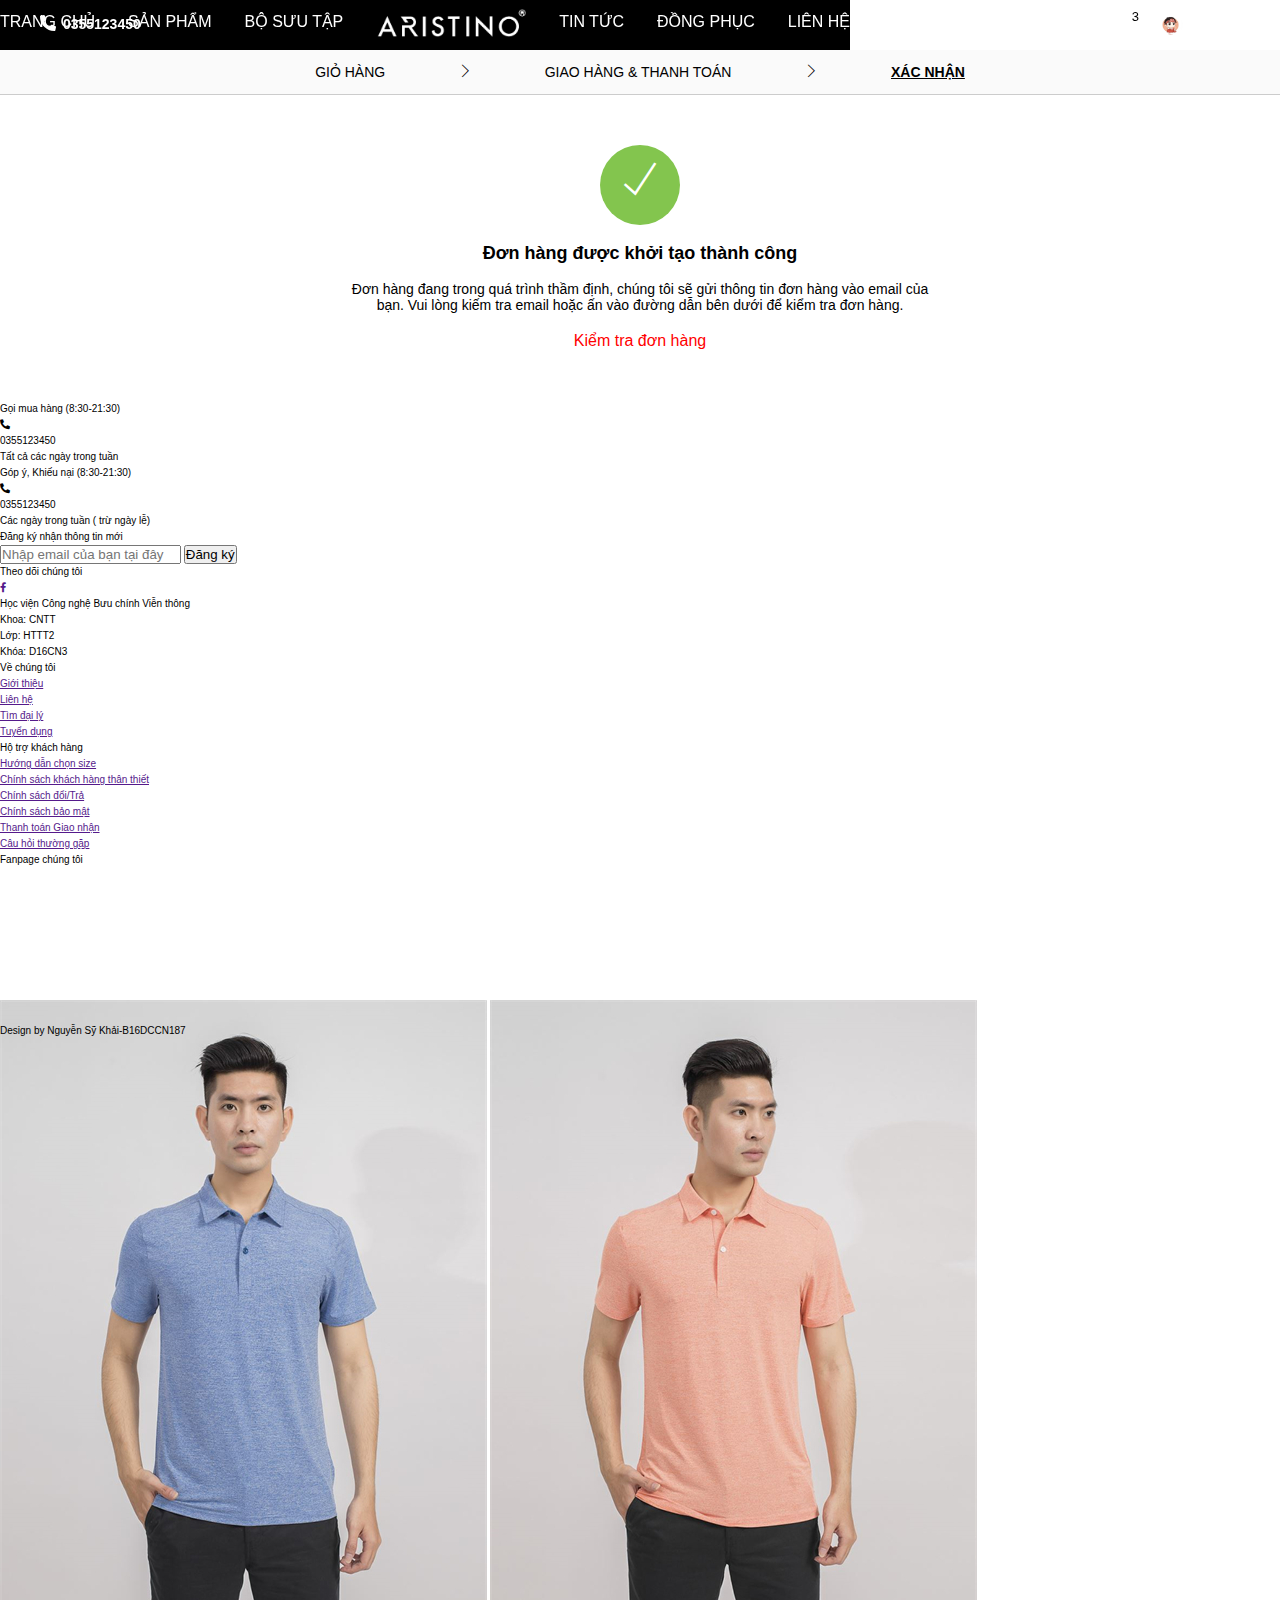
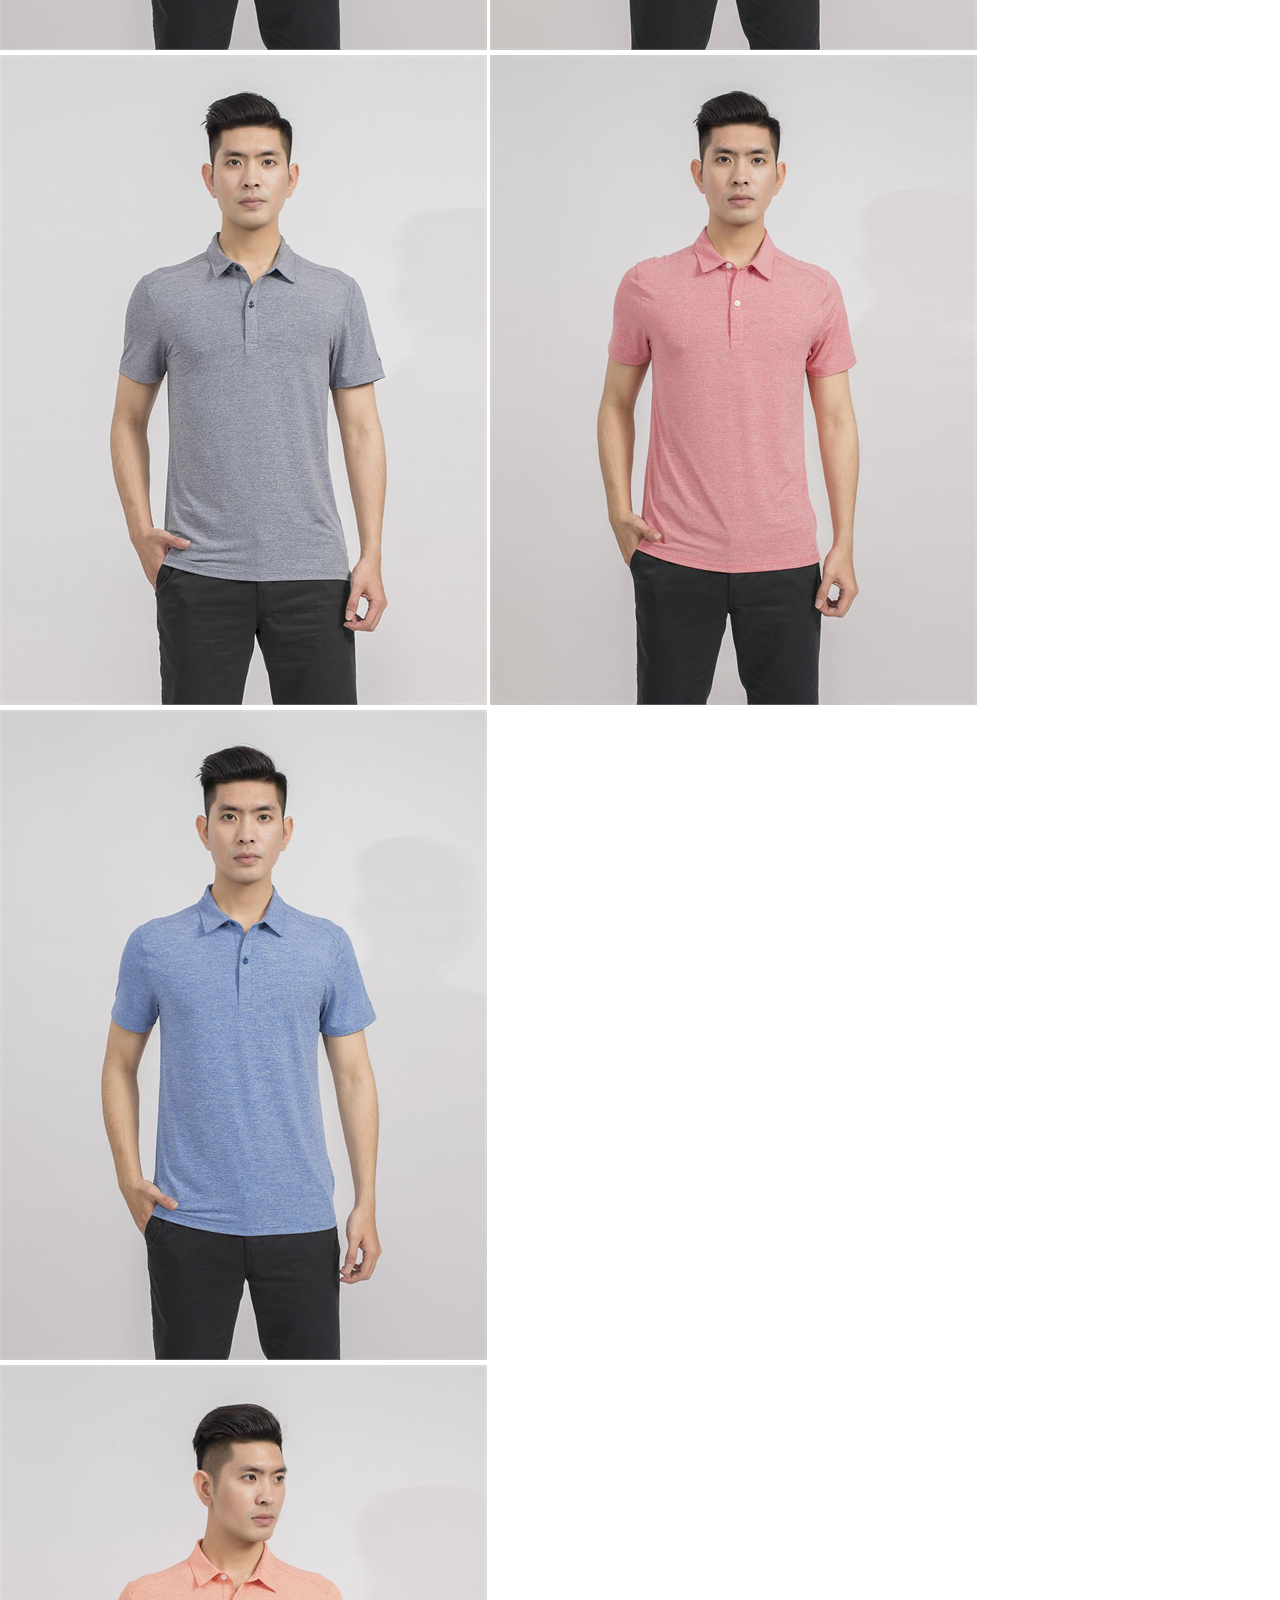
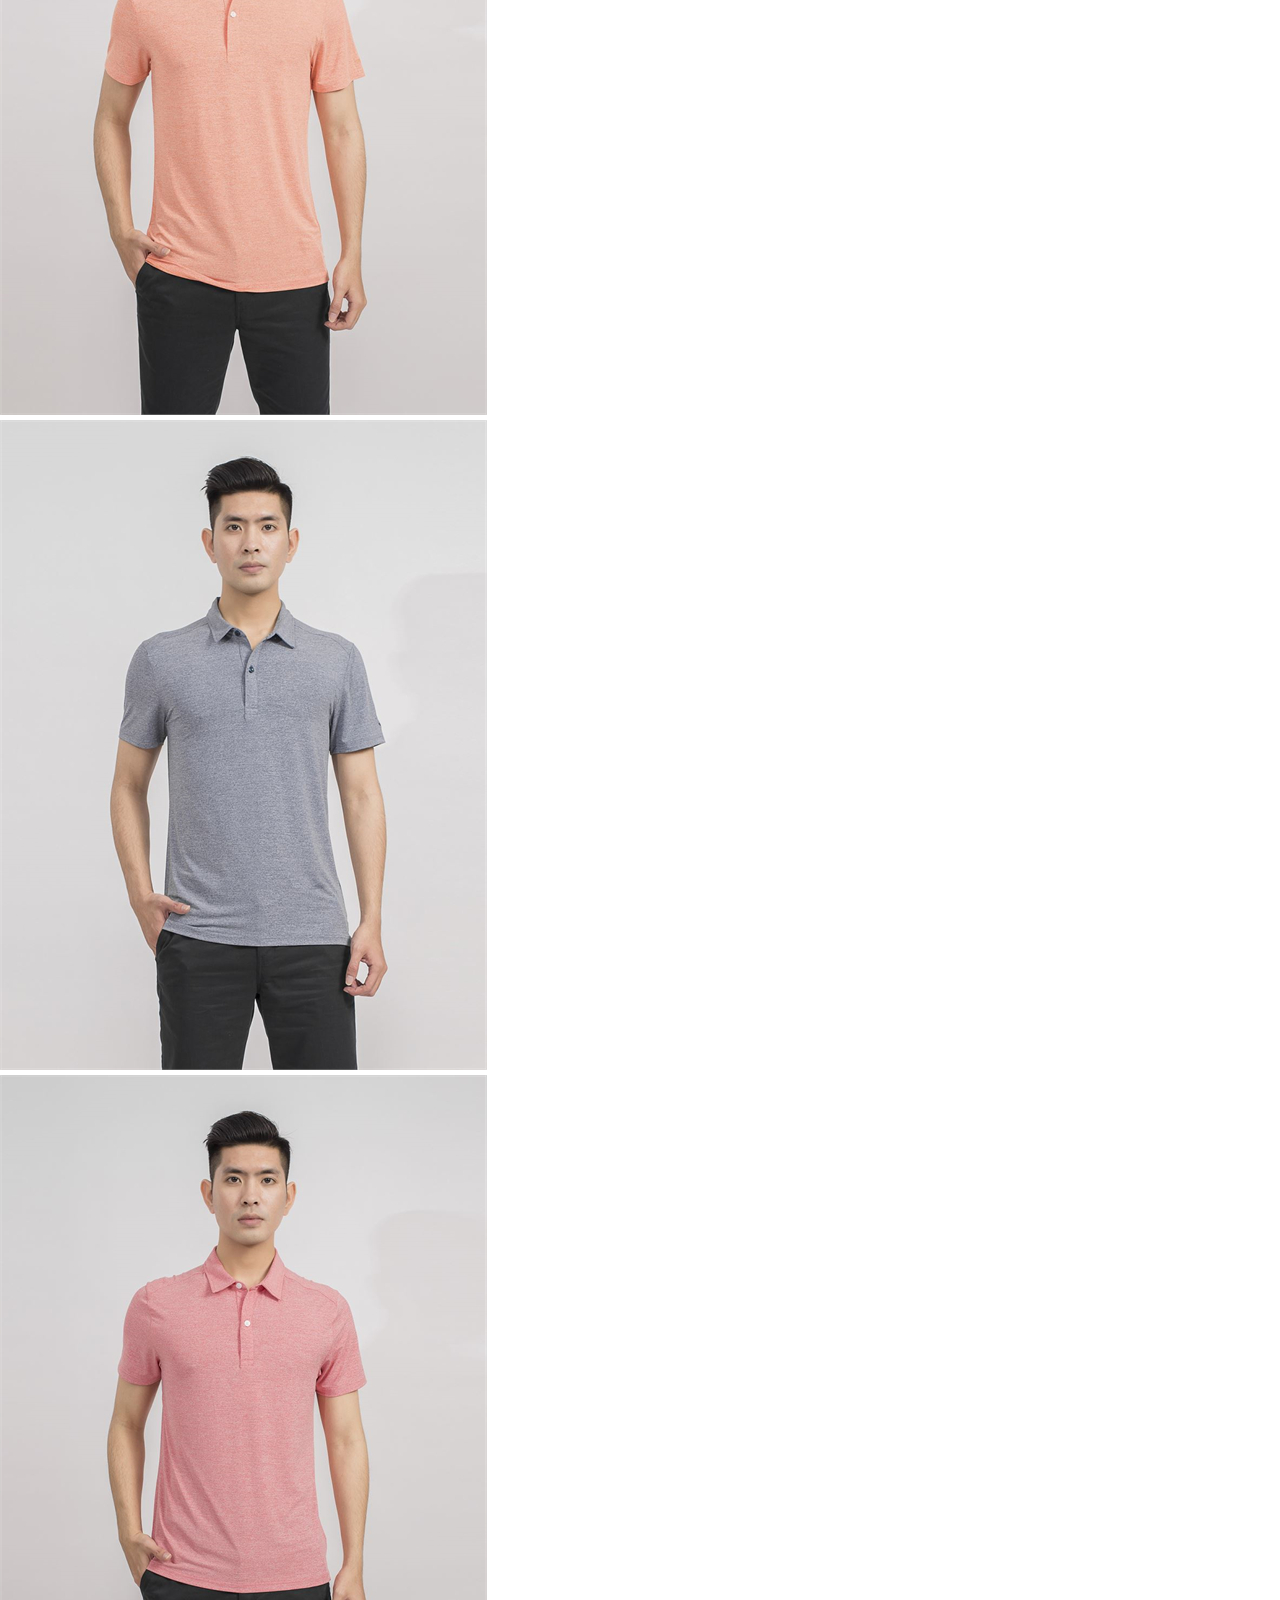
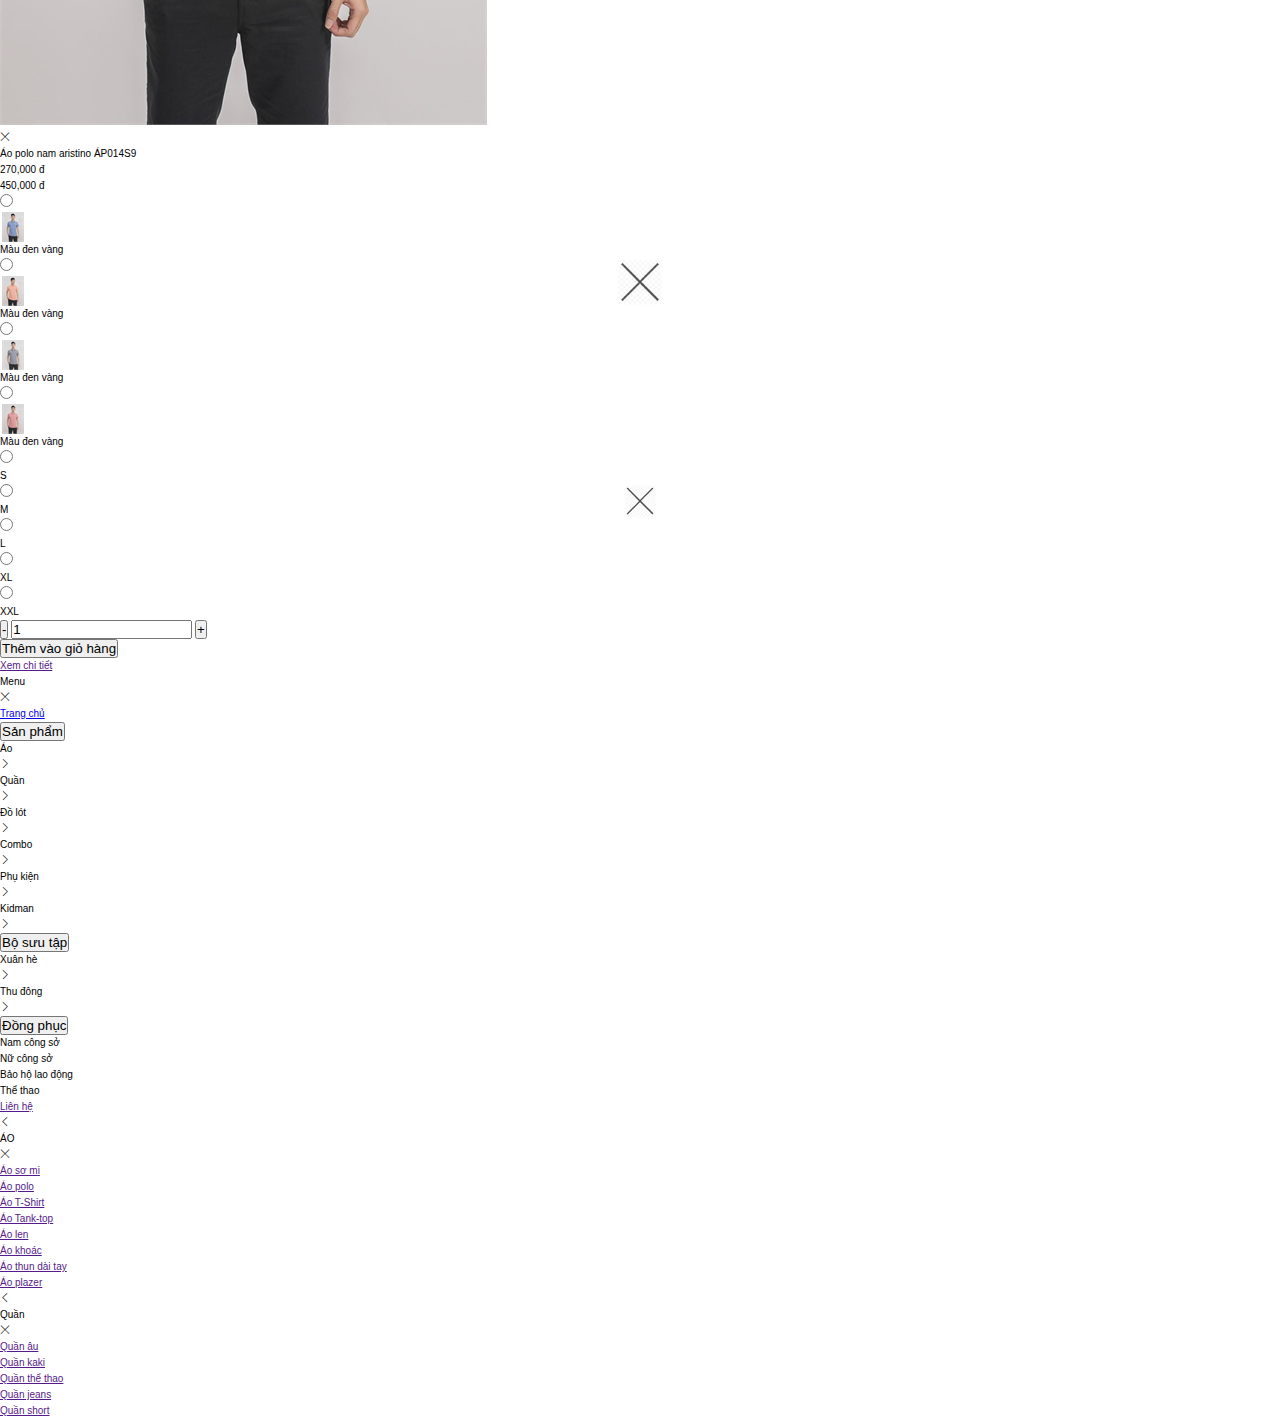
<file: confirm_checkout.html>
<!DOCTYPE html>
<html lang="en">
<head>
    <meta charset="UTF-8">
    <meta http-equiv="X-UA-Compatible" content="IE=edge">
    <meta name="viewport" content="width=device-width, initial-scale=1.0">
    <title>Ecommerce</title>
    <link rel="icon" href="./public/images/logo_icon.png">
    <!-- Dùn lấy icon -->
    <link rel="stylesheet" href="./public/font/fontawesome-free-5.15.1-web/css/all.min.css">
    <link rel="stylesheet" href="./public/font/fontawesome-free-5.15.1-web/css/fontawesome.min.css">
    <!-- Dùn lấy icon -->
    <link rel="stylesheet" href="./public/themify-icons/themify-icons.css">
    <!-- css trang -->
    <link rel="stylesheet" href="./public/css/main.css">
    <link rel="stylesheet" href="./public/css/confirm.css">
    <link rel="stylesheet" href="./public/css/reponsive_main.css">
    <!-- Bootstrap -->
    <link href="https://cdn.jsdelivr.net/npm/bootstrap@5.0.0/dist/css/bootstrap.min.css" rel="stylesheet" integrity="sha384-wEmeIV1mKuiNpC+IOBjI7aAzPcEZeedi5yW5f2yOq55WWLwNGmvvx4Um1vskeMj0" crossorigin="anonymous">
    <!-- Font ngoài -->
    <link rel="preconnect" href="https://fonts.gstatic.com">
    <link href="https://fonts.googleapis.com/css2?family=Roboto:ital,wght@0,100;0,300;0,400;0,500;0,700;0,900;1,100;1,300;1,500;1,700;1,900&display=swap" rel="stylesheet">
    <!-- <link href="https://cdnjs.cloudflare.com/ajax/libs/font-awesome/4.7.0/css/font-awesome.css" rel="stylesheet"/> -->
</head>
<body>
    <div class="app">
        <header class="header">
            <div class="container-fluid header_topbar">
                <ul class="header_topbar_list header_topbar_list_left">
                    <li class="header_topbar_item">
                        <!-- <i class="fa fa-phone header_topbar-icon" aria-hidden="true"></i> -->
                        <i class="fas fa-phone-alt header_topbar-icon"></i>
                        <span class="header_topbar_item_phone">
                            0355123450
                        </span>
                    </li>
                </ul>
                <ul class="header_topbar_list header_topbar_list_right">
                    <li class="header_topbar_item"  title="Tìm kiếm">
                        <!-- <i class="fa fa-search header_topbar-icon" aria-hidden="true"></i> -->
                        <label for="input_checkbox_search">
                            <span class="ti-search header_topbar-icon"></span>
                        </label>
                        
                    </li>
                    <li class="header_topbar_item header_topbar_item_cart" title="Giỏ hàng">
                        <label for="input_checkbox__cart"  onclick="modalCheckboxCart()">
                            <i class="fa fa-shopping-cart header_topbar-icon " aria-hidden="true"></i>
                            <span class="header_topbar_item_cart_number">3</span>
                        </label>
                    </li>
                    <!-- Nếu chưa đăng nhập -->
                    <!-- <li class="header_topbar_item" title="Đăng nhập/Đăng xuất">
                        <a href="">
                            <i class="fa fa-user header_topbar-icon" aria-hidden="true"></i>
                        </a>
                    </li> -->
                    <!-- Nếu đã đăng nhập -->
                    <li class="header_topbar_item header_topbar_account">
                        <div class="header_topbar_user">
                            <img src="./public/images/avatar.jpg" alt="" class="header_topbar_item_avatar">
                        </div>
                        <!-- <a href="" class="header_topbar_user">
                            <img src="./public/images/avatar.jpg" alt="" class="header_topbar_item_avatar">
                        </a> -->
                        <div class="header_topbar_user_menu">
                            <ul class="header_topbar_user_list">
                                <li class="header_topbar_user_item">
                                    <span style="color: #26a998;">Xin chào: </span><span style="color: red;">Khải</span>
                                </li>
                                <li class="header_topbar_user_item">
                                    <a href="">Thông tin tài khoản</a>
                                </li>
                                <li class="header_topbar_user_item">
                                    <a href="">Đơn mua</a>
                                </li>
                                <li class="header_topbar_user_item">
                                    <a href="">Đăng xuất</a>
                                </li>
                            </ul>
                        </div>
                    </li>
                    <li class="header_topbar_item header_topbar_bars"  title="Danh mục">
                        <label for="app_modal_category_input">
                            <i class="fas fa-bars header_topbar-icon"></i>
                        </label>
                        
                    </li>
                </ul>
            </div>
            <!-- <div class="container-fluid header_navbar app_header_navbar" id="header_navbar"> -->
            <div class="container-fluid header_navbar" id="header_navbar">

                <ul class="header_navbar_list">
                    <li class="header_navbar_item">
                        <a href="./index.html" class="header_navbar_item_kw">Trang chủ</a>
                    </li>
                    <li class="header_navbar_item header_navbar_item_product">
                        <span class="header_navbar_item_kw">Sản phẩm</span>
                        <!-- Hover Sản Phẩm -->
                        <div class="header_navbar_item_product_modal" id="item_product">
                            <div class="header_navbar_item_product_list">
                                <ul class="header_navbar_item_product_list_ul">
                                    <li class="header_navbar_item_product_list_ul_key"><a href="">ÁO</a></li>
                                    <li><a href="./category.html">Áo sơ mi</a></li>
                                    <li><a href="./category.html">Áo polo</a></li>
                                    <li><a href="./category.html">Áo len</a></li>
                                    <li><a href="./category.html">Áo T-Shirt</a></li>
                                    <li><a href="./category.html">Áo khoác</a></li>
                                    <li><a href="./category.html">Áo thun dài tay</a></li>
                                </ul>
                                <ul class="header_navbar_item_product_list_ul">
                                    <li class="header_navbar_item_product_list_ul_key"><a href="">Quần</a></li>
                                    <li><a href="./category.html">Quần âu</a></li>
                                    <li><a href="./category.html">Quần kaki</a></li>
                                    <li><a href="./category.html">Quần thể thao</a></li>
                                    <li><a href="./category.html">Quần jeans</a></li>
                                    <li><a href="./category.html">Quần Short</a></li>
                                </ul>
                                <ul class="header_navbar_item_product_list_ul">
                                    <li class="header_navbar_item_product_list_ul_key"><a href="">Đồ lót</a></li>
                                    <li><a href="./category.html">Boxer</a></li>
                                    <li><a href="./category.html">Brief</a></li>
                                </ul>
                                <ul class="header_navbar_item_product_list_ul">
                                    <li class="header_navbar_item_product_list_ul_key"><a href="">Phụ kiện</a></li>
                                    <li><a href="./category.html">Thắt lưng</a></li>
                                    <li><a href="./category.html">Ví nam</a></li>
                                    <li><a href="./category.html">Cà vạt</a></li>
                                    <li><a href="./category.html">Cặp da</a></li>
                                    <li><a href="./category.html">Giày da</a></li>
                                    <li><a href="./category.html">Vali</a></li>
                                </ul>
                                <ul class="header_navbar_item_product_list_ul">
                                    <li class="header_navbar_item_product_list_ul_key"><a href="">Kidman</a></li>
                                    <li><a href="./category.html">Áo sơ mi</a></li>
                                    <li><a href="./category.html">Áo polo</a></li>
                                    <li><a href="./category.html">Áo len</a></li>
                                    <li><a href="./category.html">Áo T-Shirt</a></li>
                                    <li><a href="./category.html">Áo khoác</a></li>
                                    <li><a href="./category.html">Áo thun dài tay</a></li>
                                </ul>
                            </div>
                            
                        </div>
                    </li>
                    <li class="header_navbar_item">
                        <span class="header_navbar_item_kw">Bộ sưu tập</span>
                    </li>
                    <li class="header_navbar_item header_navbar_item_logo">
                        <a href="./index.html"><img src="./public/images/logo-typo.png" alt=""></a>
                    </li>
                    <li class="header_navbar_item">
                        <a href="" class="header_navbar_item_kw"><span>Tin tức</span></a>
                    </li>
                    <li class="header_navbar_item">
                        <span class="header_navbar_item_kw">Đồng phục</span>
                    </li>
                    <li class="header_navbar_item">
                        <a href="" class="header_navbar_item_kw"><span>Liên hệ</span></a>
                    </li>
                </ul>
            </div>
            
        </header>
        <!-- END HEADER -->

        <!-- CONTAINER -->

        <div class="container_fluid app_container">
            <div class="app_container_top">
                <ul class="app_container_top_ul">
                    <li class="app_container_top_list"><a href="./cart.html" class="app_container_top_link">Giỏ hàng</a></li>
                    <li class="app_container_top_list_icon"><span class="ti-angle-right"></span></li>
                    <li class="app_container_top_list"><a href="./checkout.html" class="app_container_top_link">Giao hàng & thanh toán</a></li>
                    <li class="app_container_top_list_icon"><span class="ti-angle-right"></span></li>
                    <li class="app_container_top_list app_container_top_list_active"><a href="" class="app_container_top_link">Xác nhận</a></li>
                </ul>
            </div>
            <div class="container">
                <div class="app_container_content">
                    <div class="app_container_content_icon">
                        <span class="ti-check app_container_content_icon_check"></span>
                        <!-- <i class="fas fa-check app_container_content_icon_check"></i> -->
                    </div>
                    <div class="app_container_content_h5">Đơn hàng được khởi tạo thành công</div>
                    <div class="app_container_content_p">Đơn hàng đang trong quá trình thầm định, chúng tôi sẽ gửi thông tin đơn hàng vào email của bạn. Vui lòng kiếm tra email hoặc ấn vào đường dẫn bên dưới để kiểm tra đơn hàng.</div>
                    <a href="" class="app_container_content_link">Kiểm tra đơn hàng</a>
                </div>
            </div>
            
        </div>

        <!-- END CONTAINER -->

        <!-- FOOTER -->
        <footer class="footer">
            <div class="footer_hr"></div>
            <div class=" app_footer">
                <div class="container app_footer_sectionInfo">
                    <div class="row">
                        <div class="col-xl-3 col-lg-3 col-md-6 col-sm-6 col-6">
                            <div class="app_footer_sectionInfo_top">
                                Gọi mua hàng (8:30-21:30)
                            </div>
                            <div class="app_footer_sectionInfo_between">
                                <div class="app_footer_sectionInfo_icon">
                                    <i class="fas fa-phone-alt"></i>
                                </div>
                                <div class="app_footer_sectionInfo_number">
                                    0355123450
                                </div>
                            </div>
                            <div class="app_footer_sectionInfo_bot">
                                Tất cả các ngày trong tuần
                            </div>
                        </div>
                        <div class="col-xl-3 col-lg-3 col-md-6 col-sm-6 col-6">
                            <div class="app_footer_sectionInfo_top">
                                Góp ý, Khiếu nại (8:30-21:30)
                            </div>
                            <div class="app_footer_sectionInfo_between">
                                <div class="app_footer_sectionInfo_icon">
                                    <i class="fas fa-phone-alt"></i>
                                </div>
                                <div class="app_footer_sectionInfo_number">
                                    0355123450
                                </div>
                            </div>
                            <div class="app_footer_sectionInfo_bot">
                                Các ngày trong tuần ( trừ ngày lễ)
                            </div>
                        </div>
                        <div class="col-xl-3 col-lg-3 col-md-6 col-sm-6 col-6">
                            <div class="app_footer_sectionInfo_top">
                                Đăng ký nhận thông tin mới
                            </div>
                            <form action="">
                                <div class="app_footer_sectionInfo_mail">
                                    <input type="email" class="app_footer_sectionInfo_input" placeholder="Nhập email của bạn tại đây" >
                                    <button class="app_footer_sectionInfo_button">Đăng ký</button>
                                </div>
                            </form>
                        </div>
                        <div class="col-xl-3 col-lg-3 col-md-6 col-sm-6 col-6">
                            <div class="app_footer_sectionInfo_top">
                                Theo dõi chúng tôi
                            </div>
                            <div class="app_footer_sectionInfo_between">
                                <a href="" class="app_footer_sectionInfo_face"><i class="fab fa-facebook-f"></i></a>
                            </div>
                        </div>
                    </div>
                </div>
                <div class="app_footer_contactInfo">
                    <div class="container">
                        <div class="row">
                            <div class="col-xl-3 col-lg-3 col-md-6 col-sm-6 col-6">
                                <div class="app_footer_contactInfo_title">Học viện Công nghệ Bưu chính Viễn thông</div>
                                <div class="app_footer_contactInfo_list">
                                    <ul class="app_footer_contactInfo_list_ul">
                                        <li class="app_footer_contactInfo_list_li">Khoa: CNTT</li>
                                        <li class="app_footer_contactInfo_list_li">Lớp: HTTT2</li>
                                        <li class="app_footer_contactInfo_list_li">Khóa: D16CN3</li>
                                    </ul>
                                </div>
                            </div>
                            <div class="col-xl-3 col-lg-3 col-md-6 col-sm-6 col-6">
                                <div class="app_footer_contactInfo_title">Về chúng tôi</div>
                                <div class="app_footer_contactInfo_list">
                                    <ul class="app_footer_contactInfo_list_ul">
                                        <li class="app_footer_contactInfo_list_li"><a href="" class="app_footer_contactInfo_list_link">Giới thiệu</a></li>
                                        <li class="app_footer_contactInfo_list_li"><a href="" class="app_footer_contactInfo_list_link">Liên hệ</a></li>
                                        <li class="app_footer_contactInfo_list_li"><a href="" class="app_footer_contactInfo_list_link">Tìm đại lý</a></li>
                                        <li class="app_footer_contactInfo_list_li"><a href="" class="app_footer_contactInfo_list_link">Tuyển dụng</a></li>
                                    </ul>
                                </div>
                            </div>
                            <div class="col-xl-3 col-lg-3 col-md-6 col-sm-6 col-6">
                                <div class="app_footer_contactInfo_title">Hộ trợ khách hàng</div>
                                <div class="app_footer_contactInfo_list">
                                    <ul class="app_footer_contactInfo_list_ul">
                                        <li class="app_footer_contactInfo_list_li"><a href="" class="app_footer_contactInfo_list_link">Hướng dẫn chọn size</a></li>
                                        <li class="app_footer_contactInfo_list_li"><a href="" class="app_footer_contactInfo_list_link">Chính sách khách hàng thân thiết</a></li>
                                        <li class="app_footer_contactInfo_list_li"><a href="" class="app_footer_contactInfo_list_link">Chính sách đổi/Trả</a></li>
                                        <li class="app_footer_contactInfo_list_li"><a href="" class="app_footer_contactInfo_list_link">Chính sách bảo mật</a></li>
                                        <li class="app_footer_contactInfo_list_li"><a href="" class="app_footer_contactInfo_list_link">Thanh toán Giao nhận</a></li>
                                        <li class="app_footer_contactInfo_list_li"><a href="" class="app_footer_contactInfo_list_link">Câu hỏi thường gặp</a></li>
                                    </ul>
                                </div>
                            </div>
                            <div class="col-xl-3 col-lg-3 col-md-6 col-sm-6 col-6">
                                <div class="app_footer_contactInfo_title">Fanpage chúng tôi</div>
                                <div class="app_footer_contactInfo_list">
                                    <iframe src="https://www.facebook.com/plugins/page.php?href=https%3A%2F%2Fwww.facebook.com%2FB%25C3%25A1o-m%25C6%25A1i-109474123773837&tabs=timeline&width=320&height=200&small_header=false&adapt_container_width=true&hide_cover=false&show_facepile=true&appId=3013235002026545" width="auto" height="auto" style="border:none;overflow:hidden" scrolling="no" frameborder="0" allowfullscreen="true" allow="autoplay; clipboard-write; encrypted-media; picture-in-picture; web-share"></iframe>
                                </div>
                            </div>
                        </div>
                    </div>
                </div>
                <div class="app_footer_bottom">Design by Nguyễn Sỹ Khải-B16DCCN187</div>
            </div>
        </footer>
        <!-- eND FOOTER -->
    </div>
    <!-- END APP -->


        <!-- modal Cart -->
        <div class="app_modal_cart" >
            <!-- <div class="app_modal_over"></div> -->
            <input type="checkbox" name="input_checkbox__cart" class="checkbox__cart" id="input_checkbox__cart" style="display: none;">
            <label for="input_checkbox__cart" class="app_modal_over" id="app_modal_over" onclick="modalCheckboxCart()"></label>
            
            <div class="shopping_cart">
                <div class="shopping_cart_top">
                    <div class="">GIỎ HÀNG</div>
                    <div>
                        <label for="input_checkbox__cart" class="ti-close shopping_cart_top_icon" onclick="modalCheckboxCart()"></label>
                    </div>
                </div>
                <span class="">Bạn đang  có <span style="font-weight: 800;font-family: 'Quicksand',sans-serif;font-size: 1.6rem;">0</span> sản phẩm trong giỏ hàng</span>
                
                <div class="shopping_cart_product">
                    <!-- Nếu không có sản phẩm trong giỏ hàng -->
                    <!-- <hr style="margin-top: 20px;margin-bottom: 20px;">
                    <span>Hiện chưa có sản phẩm trong giỏ hàng.</span> -->
    
                    <!-- Nếu có sản phẩm trong giỏ hàng -->
                    <hr style="margin-top: 20px;margin-bottom: 20px;">
                    <div class="shopping_cart_product_list">
                        <div class="shopping_cart_product_list_img">
                            <a href=""><img src="./public/images/product/product1.jpg" alt=""></a>
                        </div>
                        <div class="shopping_cart_product_list_content">
                            <a href="" class="shopping_cart_product_list_content_link">Áo thun in hình Capacabana TS 600 - Xanh Navy - XLÁo thun in hình Capacabana TS 600 - Xanh Navy - XL</a>
                            <div class="shopping_cart_product_list_price">
                                <span>250,000</span> đ <span style="font-weight: 800;">x</span> 1
                            </div>
                            <a href="" class="shopping_cart_product_list_content_remove">Xóa</a>
                        </div>
                    </div>
                    <hr style="margin-top: 20px;margin-bottom: 20px;">
                    <div class="shopping_cart_product_list">
                        <div class="shopping_cart_product_list_img">
                            <a href=""><img src="./public/images/product/product1.jpg" alt=""></a>
                        </div>
                        <div class="shopping_cart_product_list_content">
                            <a href="" class="shopping_cart_product_list_content_link">Áo thun in hình Capacabana TS 600 - Xanh Navy - XL</a>
                            <div class="shopping_cart_product_list_price">
                                <span>250,000</span> đ <span style="font-weight: 800;">x</span> 1
                            </div>
                            <a href="" class="shopping_cart_product_list_content_remove">Xóa</a>
                        </div>
                    </div>
                    <hr style="margin-top: 20px;margin-bottom: 20px;">
                    <div class="shopping_cart_product_list">
                        <div class="shopping_cart_product_list_img">
                            <a href=""><img src="./public/images/product/product1.jpg" alt=""></a>
                        </div>
                        <div class="shopping_cart_product_list_content">
                            <a href="" class="shopping_cart_product_list_content_link">Áo thun in hình Capacabana TS 600 - Xanh Navy - XL</a>
                            <div class="shopping_cart_product_list_price">
                                <span>250,000</span> đ <span style="font-weight: 800;">x</span> 1
                            </div>
                            <a href="" class="shopping_cart_product_list_content_remove">Xóa</a>
                        </div>
                    </div>
                    <hr style="margin-top: 20px;margin-bottom: 20px;">
                    <div class="shopping_cart_product_list">
                        <div class="shopping_cart_product_list_img">
                            <a href=""><img src="./public/images/product/product1.jpg" alt=""></a>
                        </div>
                        <div class="shopping_cart_product_list_content">
                            <a href="" class="shopping_cart_product_list_content_link">Áo thun in hình Capacabana TS 600 - Xanh Navy - XL</a>
                            <div class="shopping_cart_product_list_price">
                                <span>250,000</span> đ <span style="font-weight: 800;">x</span> 1
                            </div>
                            <a href="" class="shopping_cart_product_list_content_remove">Xóa</a>
                        </div>
                    </div>
                    <hr style="margin-top: 20px;margin-bottom: 20px;">
                    <div class="shopping_cart_product_list">
                        <div class="shopping_cart_product_list_img">
                            <a href=""><img src="./public/images/product/product1.jpg" alt=""></a>
                        </div>
                        <div class="shopping_cart_product_list_content">
                            <a href="" class="shopping_cart_product_list_content_link">Áo thun in hình Capacabana TS 600 - Xanh Navy - XL</a>
                            <div class="shopping_cart_product_list_price">
                                <span>250,000</span> đ <span style="font-weight: 800;">x</span> 1
                            </div>
                            <a href="" class="shopping_cart_product_list_content_remove">Xóa</a>
                        </div>
                    </div>
                </div>
                <span class="span_hr_big"></span>
                <div class="shopping_cart_total">
                    <span>Tổng tiền tạm tính:</span>
                    <span class="shopping_cart_total_price">520,000 đ</span>
                </div>
                <div class="shopping_cart_checkout">
                    <a href="" class="shopping_cart_checkout_link">Tiến hành đặt hàng</a>
                </div>
                <div class="shopping_cart_viewcart">
                    <a href="">Xem chi tiết giỏ hàng <span class="ti-arrow-right"></span></a>
                </div>
            </div>
        </div>

        <!-- modal search -->
        <input type="checkbox" id="input_checkbox_search" class="input_checkbox_search" hidden>
        <div class="app_modal_search">
            <div class="app_modal_search_top">
                <form action="" class="app_modal_search_content">
                    <input type="text" class="app_modal_search_input">
                    <div class="app_modal_search_search">
                        <button type="submit" class="ti-search app_modal_search_search_btn"></button>
                    </div>
                </form>
                <div class="app_modal_search_cl">
                    <label for="input_checkbox_search" class="input_checkbox_search_close">
                        <span class="ti-close"></span>
                    </label>
                </div>
            </div>
            
            <!-- Khi có sản phẩm -->
            <div class="app_modal_search_product">
                <div class="app_modal_search_product_list">
                    <div class="app_modal_search_product_list_img">
                        <a href="./seach.html"><img src="./public/images/product/saerch.jpg" alt=""></a>
                    </div>
                    <div class="app_modal_search_product_list_content">
                        <a href="./seach.html" class="app_modal_search_product_list_content_name">Quần lót boxer kidman DBX008</a>
                        <span class="app_modal_search_product_list_content_price">79,000</span>
                    </div>
                   
                </div>
                <hr>
                <div class="app_modal_search_product_list">
                    <div class="app_modal_search_product_list_img">
                        <a href="./seach.html"><img src="./public/images/product/saerch.jpg" alt=""></a>
                    </div>
                    <div class="app_modal_search_product_list_content">
                        <a href="./seach.html" class="app_modal_search_product_list_content_name">Quần lót boxer kidman DBX008</a>
                        <span class="app_modal_search_product_list_content_price">79,000</span>
                    </div>
                   
                </div>
            </div>
        </div>
        
        <!-- Modal sản phẩm -->
        
        <div class="app_modal_product">
            <input type="checkbox" id="input_checkbox_product" class="input_checkbox_product" onclick="checkboxProduct(this.id)" hidden>
            <label for="input_checkbox_product" class="app_modal_product_overplay"></label>
            
            <div class="app_modal_product_content">
                <div class="app_modal_product_content_top carousel slide" id="carouselProduct" data-bs-interval="false"  data-bs-ride="carousel">
                    <div class="app_modal_product_content_l">
                        <img src="./public/images/product/product_small/p1.jpg" alt="" data-bs-target="#carouselProduct" data-bs-slide-to="0" class="active app_modal_product_images_small" aria-current="true" aria-label="Slide 1">
                        <img src="./public/images/product/product_small/p2.jpg" alt="" data-bs-target="#carouselProduct" data-bs-slide-to="1" class="app_modal_product_images_small" aria-label="Slide 2">
                        <img src="./public/images/product/product_small/p3.jpg" alt="" data-bs-target="#carouselProduct" data-bs-slide-to="2" class="app_modal_product_images_small" aria-label="Slide 3">
                        <img src="./public/images/product/product_small/p4.jpg" alt="" data-bs-target="#carouselProduct" data-bs-slide-to="3" class="app_modal_product_images_small" aria-label="Slide 4">
                    </div>
                    <div class="app_modal_product_content_b carousel-inner">
                        <div class="carousel-item active">
                            <img src="./public/images/product/product_small/p1.jpg" class="d-block w-100" alt="...">
                          </div>
                          <div class="carousel-item">
                            <img src="./public/images/product/product_small/p2.jpg" class="d-block w-100" alt="...">
                          </div>
                          <div class="carousel-item">
                            <img src="./public/images/product/product_small/p3.jpg" class="d-block w-100" alt="...">
                          </div>
                          <div class="carousel-item">
                            <img src="./public/images/product/product_small/p4.jpg" class="d-block w-100" alt="...">
                          </div>
                    </div>
                    <div class="app_modal_product_content_r">
                        <label for="input_checkbox_product" class="app_modal_product_content_r_close"  onclick="checkboxProduct(this.id)">
                            <span class="ti-close"></span>
                        </label>
                        <div class="app_modal_product_name">Áo polo nam aristino ÁP014S9</div>
                        <!-- Khi không có giảm giá -->
                        <!-- <div class="app_modal_product_price">
                            <span>900,000 <span>đ</span></span>
                        </div> -->
                        <!-- Khi có giảm giá -->
                        <div class="app_modal_product_price_sale">
                            <div class="app_modal_product_price_new">
                                <span>270,000 <soan>đ</soan></span>
                            </div>
                            <div class="app_modal_product_price_old">
                                <span>450,000 <span>đ</span></span>
                            </div>
                        </div>
                        <form action="">
                            <div class="app_modal_product_color">
                                <ul>
                                    <li class="app_modal_product_color_list" data-id="1" data-name="modal_product_color_" id="modal_product_color_1" onclick="modalChangeBorderColor(this.id)" onmouseover="modalHoverBorderColor(this.id)" onmouseout="modalOutBorderColor(this.id)">
                                        <div class="app_modal_product_color_radio">
                                            <input type="radio" name="modalColorID" value="1" class="app_modal_product_color_radio_input">
                                            <div class="app_modal_product_color_radio_btn" style="background: url('./public/images/product/product_nano/p1.jpg') no-repeat center center;width: 25px;height: 30px;" 
                                            data-bs-target="#carouselProduct" data-bs-slide-to="0" class="active app_modal_product_images_small" aria-current="true" aria-label="Slide 1"></div>
                                        </div>
                                        <div class="app_modal_product_color_list_title">
                                            Màu đen vàng
                                        </div>
                                    </li>
                                    <!-- Nếu hết màu sản phầm -->
                                    <li class="app_modal_product_color_list" data-id="2" data-name="modal_product_color_" id="modal_product_color_2" onclick="modalChangeBorderColor(this.id)" onmouseover="modalHoverBorderColor(this.id)" onmouseout="modalOutBorderColor(this.id)">
                                        <div class="app_modal_product_color_radio" style="background: url('./public/images/product/product_nano/soldout.png') no-repeat center center;background-size: contain;">
                                            <input type="radio" name="modalColorID" value="2" class="app_modal_product_color_radio_input">
                                            <div class="app_modal_product_color_radio_btn app_modal_product_soldout" style="background: url('./public/images/product/product_nano/p2.jpg') no-repeat center center;width: 25px;height: 30px;" 
                                            data-bs-target="#carouselProduct" data-bs-slide-to="1" class="active app_modal_product_images_small" aria-current="true" aria-label="Slide 2"></div>
                                        </div>
                                        <div class="app_modal_product_color_list_title">
                                            Màu đen vàng
                                        </div>
                                    </li>
                                    <li class="app_modal_product_color_list" data-id="3" data-name="modal_product_color_" id="modal_product_color_3" onclick="modalChangeBorderColor(this.id)" onmouseover="modalHoverBorderColor(this.id)" onmouseout="modalOutBorderColor(this.id)">
                                        <div class="app_modal_product_color_radio">
                                            <input type="radio" name="modalColorID" value="3" class="app_modal_product_color_radio_input">
                                            <div class="app_modal_product_color_radio_btn" style="background: url('./public/images/product/product_nano/p3.jpg') no-repeat center center;width: 25px;height: 30px;" 
                                            data-bs-target="#carouselProduct" data-bs-slide-to="2" class="active app_modal_product_images_small" aria-current="true" aria-label="Slide 3"></div>
                                        </div>
                                        <div class="app_modal_product_color_list_title">
                                            Màu đen vàng
                                        </div>
                                    </li>
                                    <li class="app_modal_product_color_list" data-id="4" data-name="modal_product_color_" id="modal_product_color_4" onclick="modalChangeBorderColor(this.id)" onmouseover="modalHoverBorderColor(this.id)" onmouseout="modalOutBorderColor(this.id)">
                                        <div class="app_modal_product_color_radio">
                                            <input type="radio" name="modalColorID" value="4" class="app_modal_product_color_radio_input">
                                            <div class="app_modal_product_color_radio_btn" style="background: url('./public/images/product/product_nano/p4.jpg') no-repeat center center;width: 25px;height: 30px;" 
                                            data-bs-target="#carouselProduct" data-bs-slide-to="3" class="active app_modal_product_images_small" aria-current="true" aria-label="Slide 4"></div>
                                        </div>
                                        <div class="app_modal_product_color_list_title">
                                            Màu đen vàng
                                        </div>
                                    </li>
                                </ul>
                            </div>
                            <div class="app_modal_product_size">
                                <ul>
                                    <li class="app_modal_product_size_list" data-id="S" data-name="modal_product_size_" id="modal_product_size_S" onclick="modalChangeBorderSize(this.id)" onmouseover="modalHoverBorderSize(this.id)" onmouseout="modalOutBorderSize(this.id)">
                                        <div class="app_modal_product_size_radio">
                                            <input type="radio" name="modalSizeID" value="S" class="app_modal_product_size_radio_input">
                                            <div class="app_modal_product_size_radio_btn">S</div>
                                        </div>
                                    </li>
                                    <!-- Nếu kích thước hết -->
                                    <li class="app_modal_product_size_list" data-id="M" data-name="modal_product_size_" id="modal_product_size_M" onclick="modalChangeBorderSize(this.id)" onmouseover="modalHoverBorderSize(this.id)" onmouseout="modalOutBorderSize(this.id)">
                                        <div class="app_modal_product_size_radio" style="background: url('./public/images/product/product_nano/soldout.png') no-repeat center center;background-size: contain;">
                                            <input type="radio" name="modalSizeID" value="M" class="app_modal_product_size_radio_input">
                                            <div class="app_modal_product_size_radio_btn">M</div>
                                        </div>
                                    </li>
                                    <li class="app_modal_product_size_list" data-id="L" data-name="modal_product_size_" id="modal_product_size_L" onclick="modalChangeBorderSize(this.id)" onmouseover="modalHoverBorderSize(this.id)" onmouseout="modalOutBorderSize(this.id)">
                                        <div class="app_modal_product_size_radio">
                                            <input type="radio" name="modalSizeID" value="L" class="app_modal_product_size_radio_input">
                                            <div class="app_modal_product_size_radio_btn">L</div>
                                        </div>
                                    </li>
                                    <li class="app_modal_product_size_list" data-id="XL" data-name="modal_product_size_" id="modal_product_size_XL" onclick="modalChangeBorderSize(this.id)" onmouseover="modalHoverBorderSize(this.id)" onmouseout="modalOutBorderSize(this.id)">
                                        <div class="app_modal_product_size_radio">
                                            <input type="radio" name="modalSizeID" value="XL" class="app_modal_product_size_radio_input">
                                            <div class="app_modal_product_size_radio_btn">XL</div>
                                        </div>
                                    </li>
                                    <li class="app_modal_product_size_list" data-id="XXL" data-name="modal_product_size_" id="modal_product_size_XXL" onclick="modalChangeBorderSize(this.id)" onmouseover="modalHoverBorderSize(this.id)" onmouseout="modalOutBorderSize(this.id)">
                                        <div class="app_modal_product_size_radio">
                                            <input type="radio" name="modalSizeID" value="XXL" class="app_modal_product_size_radio_input">
                                            <div class="app_modal_product_size_radio_btn">XXL</div>
                                        </div>
                                    </li>
                                </ul>
                            </div>
                            <div class="app_modal_product_number">
                                <input type="button" onclick="modalMinusQty()" class="app_modal_product_number_btn" value="-">
                                <input type="text" oninput="modalInputQty()" name="modalQty" id="modalQty" value="1" min="1" max="" class="app_modal_product_number_qty">
                                <input type="button" onclick="modalPlusQty()" class="app_modal_product_number_btn" value="+">
                            </div>
                            <div class="app_modal_product_button">
                                <button type="submit" class="app_modal_product_submit">Thêm vào giỏ hàng</button>
                            </div>
                        </form>
                    </div>
                </div>
                <div class="app_modal_product_content_bottom">
                    <a href="" class="app_modal_product_content_bottom_link">Xem chi tiết</a>
                </div>
            </div>
            
        </div>

        <!-- Modal danh mục -->
    
        <div class="app_modal_category">
            <input type="checkbox" name="" id="app_modal_category_input" class="app_modal_category_input" hidden>
            <label for="app_modal_category_input" class="app_modal_category_overlay"></label>
            <div class="app_modal_category_content">
                <div class="app_modal_category_content_title">
                    <div class="app_modal_category_content_title_text">
                        Menu
                    </div>
                    <label for="app_modal_category_input" class="app_modal_category_content_title_icon">
                        <span class="ti-close"></span>
                    </label>
                </div>
                <div class="app_modal_category_container">
                    <div class="app_modal_category_content_list">
                        <a href="./index.html" class="app_modal_category_content_link">Trang chủ</a>
                    </div>
                    <div class="accordion accordion-flush" id="accordionFlushExample">
                        <div class="accordion-item">
                        <h2 class="accordion-header" id="flush-headingOne">
                            <button class="accordion-button accordion-button_modal collapsed app_modal_category_content_list" type="button" data-bs-toggle="collapse" data-bs-target="#flush-collapseOne" aria-expanded="false" aria-controls="flush-collapseOne">
                            Sản phẩm
                            </button>
                        </h2>
                        <div id="flush-collapseOne" class="accordion-collapse collapse" aria-labelledby="flush-headingOne" data-bs-parent="#accordionFlushExample">
                            <!-- Content -->
                            <!-- Có list sau -->
                            <ul class="app_modal_category_ul">
                                <li class="app_modal_category_hasChildren">
                                    <div class="app_modal_category_hasChildren_content">Áo</div>
                                    <div class="app_modal_category_hasChildren_next" id="modalCategory_Ao" data-id="Ao" data-name="modalCategory_" onclick="hasChildrenCategory(this.id)">
                                        <div class=""><span class="ti-angle-right"></span></div>
                                    </div>
                                </li>
                                <li class="app_modal_category_hasChildren">
                                    <div class="app_modal_category_hasChildren_content">Quần</div>
                                    <div class="app_modal_category_hasChildren_next" id="modalCategory_Quan" data-id="Quan" data-name="modalCategory_" onclick="hasChildrenCategory(this.id)">
                                        <div class=""><span class="ti-angle-right"></span></div>
                                    </div>
                                </li>
                                <li class="app_modal_category_hasChildren">
                                    <div class="app_modal_category_hasChildren_content">Đồ lót</div>
                                    <div class="app_modal_category_hasChildren_next">
                                        <div class=""><span class="ti-angle-right"></span></div>
                                    </div>
                                </li>
                                <li class="app_modal_category_hasChildren">
                                    <div class="app_modal_category_hasChildren_content">Combo</div>
                                    <div class="app_modal_category_hasChildren_next">
                                        <div class=""><span class="ti-angle-right"></span></div>
                                    </div>
                                </li>
                                <li class="app_modal_category_hasChildren">
                                    <div class="app_modal_category_hasChildren_content">Phụ kiện</div>
                                    <div class="app_modal_category_hasChildren_next">
                                        <div class=""><span class="ti-angle-right"></span></div>
                                    </div>
                                </li>
                                <li class="app_modal_category_hasChildren">
                                    <div class="app_modal_category_hasChildren_content">Kidman</div>
                                    <div class="app_modal_category_hasChildren_next">
                                        <div class=""><span class="ti-angle-right"></span></div>
                                    </div>
                                </li>
                            </ul>
                        </div>
                        </div>
                        <div class="accordion-item">
                        <h2 class="accordion-header" id="flush-headingTwo">
                            <button class="accordion-button collapsed app_modal_category_content_list" type="button" data-bs-toggle="collapse" data-bs-target="#flush-collapseTwo" aria-expanded="false" aria-controls="flush-collapseTwo">
                            Bộ sưu tập
                            </button>
                        </h2>
                        <div id="flush-collapseTwo" class="accordion-collapse collapse" aria-labelledby="flush-headingTwo" data-bs-parent="#accordionFlushExample">
                            <ul class="app_modal_category_ul">
                                <li class="app_modal_category_hasChildren">
                                    <div class="app_modal_category_hasChildren_content">Xuân hè</div>
                                    <div class="app_modal_category_hasChildren_next">
                                        <div class=""><span class="ti-angle-right"></span></div>
                                    </div>
                                </li>
                                <li class="app_modal_category_hasChildren">
                                    <div class="app_modal_category_hasChildren_content">Thu đông</div>
                                    <div class="app_modal_category_hasChildren_next">
                                        <div class=""><span class="ti-angle-right"></span></div>
                                    </div>
                                </li>
                            </ul>
                        </div>
                        </div>
                        <div class="accordion-item">
                        <h2 class="accordion-header" id="flush-headingThree">
                            <button class="accordion-button collapsed app_modal_category_content_list" type="button" data-bs-toggle="collapse" data-bs-target="#flush-collapseThree" aria-expanded="false" aria-controls="flush-collapseThree">
                            Đồng phục
                            </button>
                        </h2>
                        <div id="flush-collapseThree" class="accordion-collapse collapse" aria-labelledby="flush-headingThree" data-bs-parent="#accordionFlushExample">
                            <ul class="app_modal_category_ul">
                                <li class="app_modal_category_hasChildren">
                                    <div class="app_modal_category_hasChildren_content">Nam công sở</div>
                                </li>
                                <li class="app_modal_category_hasChildren">
                                    <div class="app_modal_category_hasChildren_content">Nữ công sở</div>
                                </li>
                                <li class="app_modal_category_hasChildren">
                                    <div class="app_modal_category_hasChildren_content">Bảo hộ lao động</div>
                                </li>
                                <li class="app_modal_category_hasChildren">
                                    <div class="app_modal_category_hasChildren_content">Thể thao</div>
                                </li>
                            </ul>
                        </div>
                        </div>
                    </div>
                    <div class="app_modal_category_content_list">
                        <a href="" class="app_modal_category_content_link">Liên hệ</a>
                    </div>
                </div>
            </div>
            
        </div>
        <div class="modal_children">
            <input type="checkbox" name="app_modal_category_children_input" id="app_modal_category_children_input" class="app_modal_category_children_input" hidden>
            <label for="app_modal_category_children_input" class="app_modal_category_chidren_overlay"  onclick="modalChildrenCategory()"></label>
            <!-- Children áo -->
            <div class="app_modal_category_children" id="modalCategoryChildren_Ao" data-name="modalCategoryChildren_">
                <div class="app_modal_category_children_title">
                    <div class="app_modal_category_children_title_icon"  onclick="backModalCategory()">
                        <span class="ti-angle-left"></span>
                    </div>
                    <div class="app_modal_category_children_title_text">
                        ÁO
                    </div>
                    <div class="app_modal_category_children_title_icon" onclick="modalChildrenCategory()">
                        <span class="ti-close"></span>
                    </div>
                </div>
                <div class="app_modal_category_container">
                    <div class="app_modal_category_content_list">
                        <a href="" class="app_modal_category_content_link">Áo sơ mi</a>
                    </div>
                    <div class="app_modal_category_content_list">
                        <a href="" class="app_modal_category_content_link">Áo polo</a>
                    </div>
                    <div class="app_modal_category_content_list">
                        <a href="" class="app_modal_category_content_link">Áo T-Shirt</a>
                    </div>
                    <div class="app_modal_category_content_list">
                        <a href="" class="app_modal_category_content_link">Áo Tank-top</a>
                    </div>
                    <div class="app_modal_category_content_list">
                        <a href="" class="app_modal_category_content_link">Áo len</a>
                    </div>
                    <div class="app_modal_category_content_list">
                        <a href="" class="app_modal_category_content_link">Áo khoác</a>
                    </div>
                    <div class="app_modal_category_content_list">
                        <a href="" class="app_modal_category_content_link">Áo thun dài tay</a>
                    </div>
                    <div class="app_modal_category_content_list">
                        <a href="" class="app_modal_category_content_link">Áo plazer</a>
                    </div>
                </div>
            </div>
            <!-- Children Quần -->
            <div class="app_modal_category_children" id="modalCategoryChildren_Quan" data-name="modalCategoryChildren_">
                <div class="app_modal_category_children_title">
                    <div class="app_modal_category_children_title_icon"  onclick="backModalCategory()">
                        <span class="ti-angle-left"></span>
                    </div>
                    <div class="app_modal_category_children_title_text">
                        Quần
                    </div>
                    <div class="app_modal_category_children_title_icon" onclick="modalChildrenCategory()">
                        <span class="ti-close"></span>
                    </div>
                </div>
                <div class="app_modal_category_container">
                    <div class="app_modal_category_content_list">
                        <a href="" class="app_modal_category_content_link">Quần âu</a>
                    </div>
                    <div class="app_modal_category_content_list">
                        <a href="" class="app_modal_category_content_link">Quần kaki</a>
                    </div>
                    <div class="app_modal_category_content_list">
                        <a href="" class="app_modal_category_content_link">Quần thể thao</a>
                    </div>
                    <div class="app_modal_category_content_list">
                        <a href="" class="app_modal_category_content_link">Quần jeans</a>
                    </div>
                    <div class="app_modal_category_content_list">
                        <a href="" class="app_modal_category_content_link">Quần short</a>
                    </div>
                </div>
            </div>
        </div>

</body>
    <!-- Jquery -->
    <script src="https://code.jquery.com/jquery-3.6.0.min.js" integrity="sha256-/xUj+3OJU5yExlq6GSYGSHk7tPXikynS7ogEvDej/m4=" crossorigin="anonymous"></script>
    <!-- Ajjax -->
    <script src="https://ajax.googleapis.com/ajax/libs/jquery/3.5.1/jquery.min.js"></script>
    <!-- Bootstrap -->
    <script src="https://cdn.jsdelivr.net/npm/@popperjs/core@2.9.2/dist/umd/popper.min.js" integrity="sha384-IQsoLXl5PILFhosVNubq5LC7Qb9DXgDA9i+tQ8Zj3iwWAwPtgFTxbJ8NT4GN1R8p" crossorigin="anonymous"></script>
    <script src="https://cdn.jsdelivr.net/npm/bootstrap@5.0.1/dist/js/bootstrap.min.js" integrity="sha384-Atwg2Pkwv9vp0ygtn1JAojH0nYbwNJLPhwyoVbhoPwBhjQPR5VtM2+xf0Uwh9KtT" crossorigin="anonymous"></script>
    <!-- css trang -->
    <script src="./public/js/main.js"></script>
    <script src="./public/js/cart.js"></script>
</html>
</file>
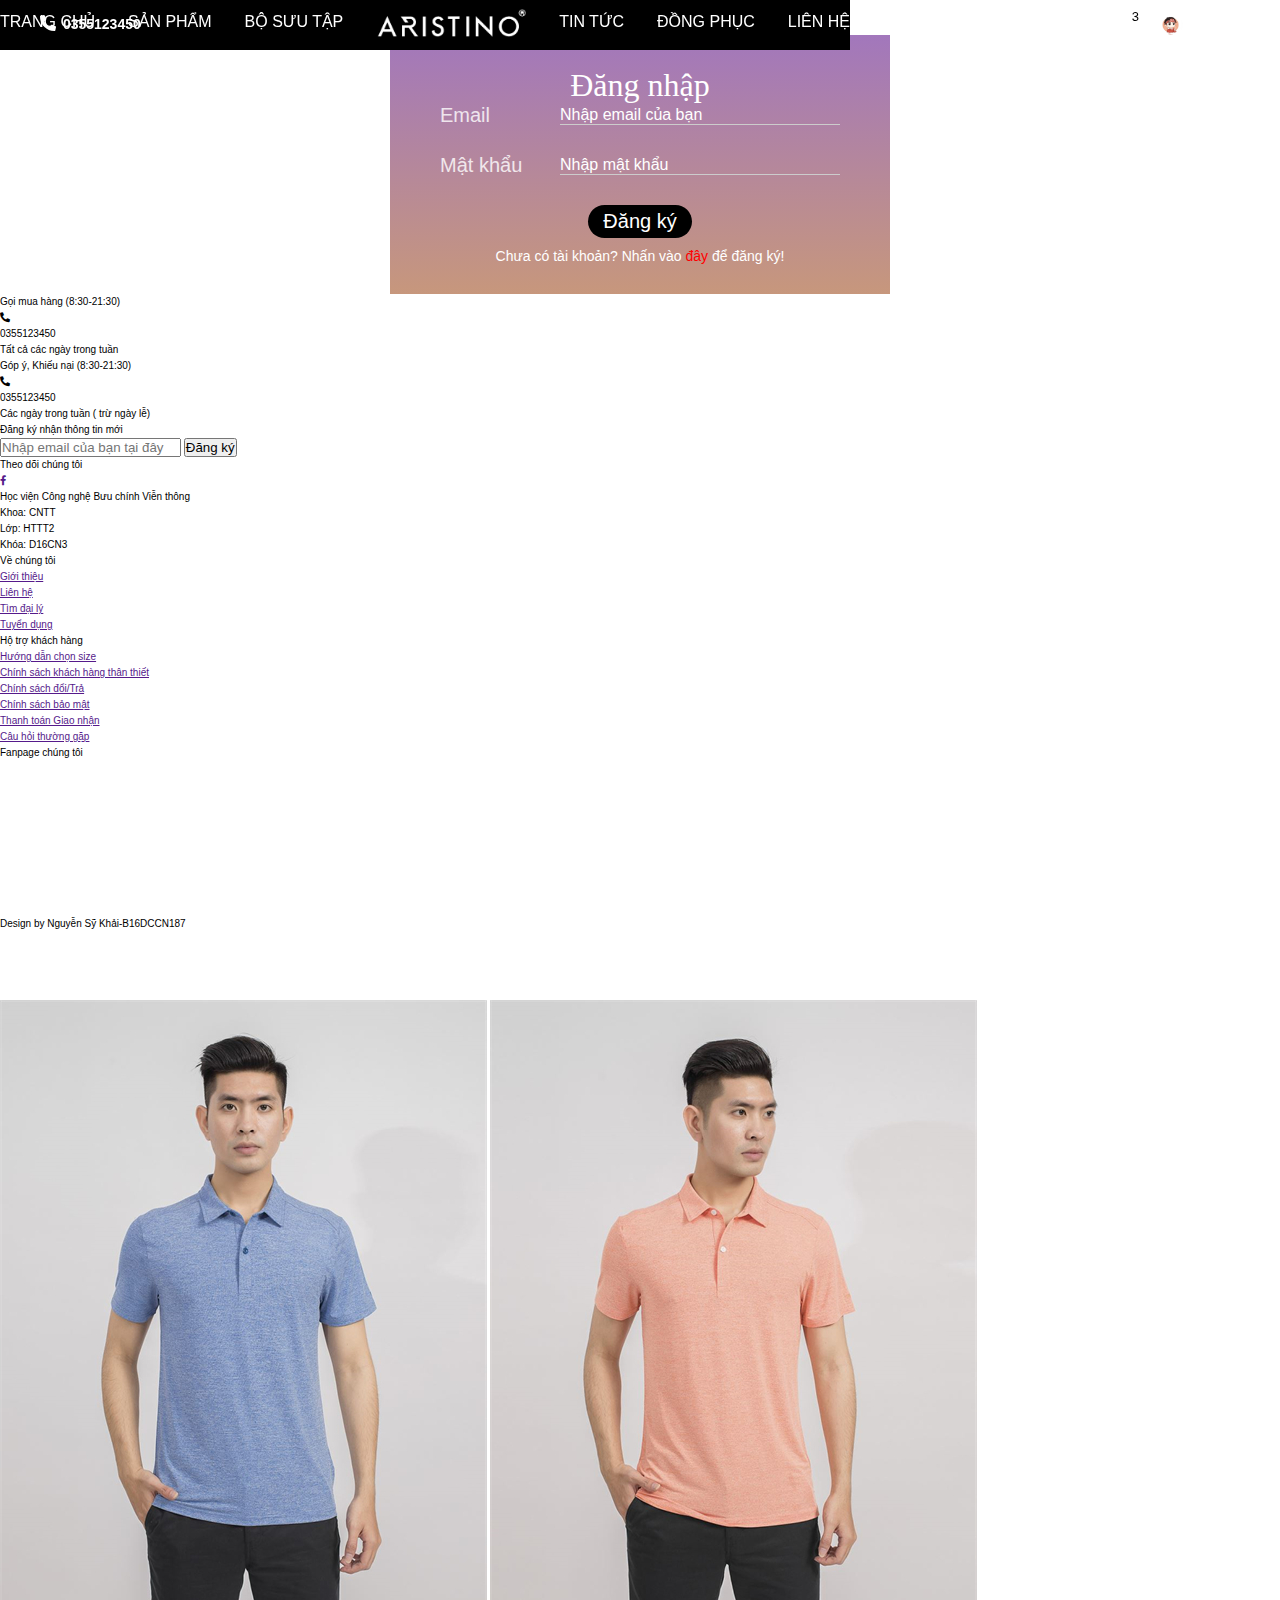
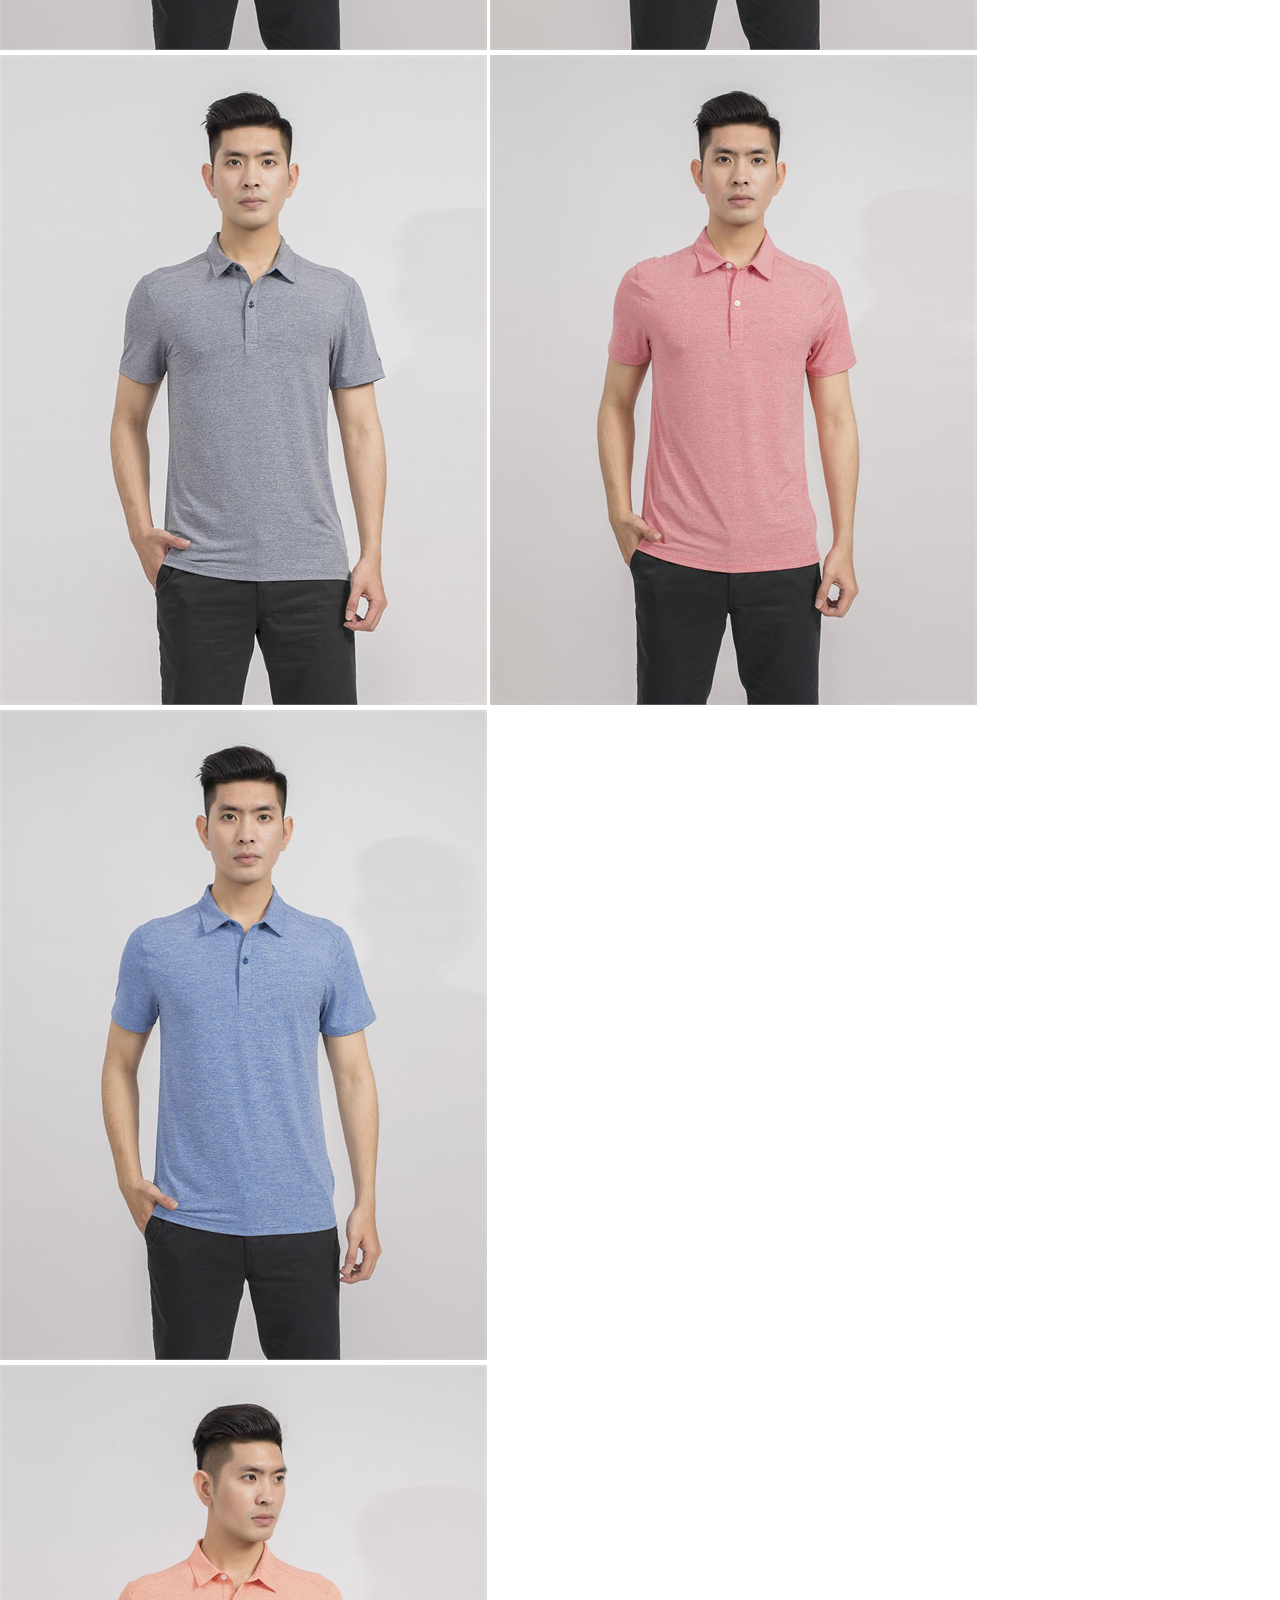
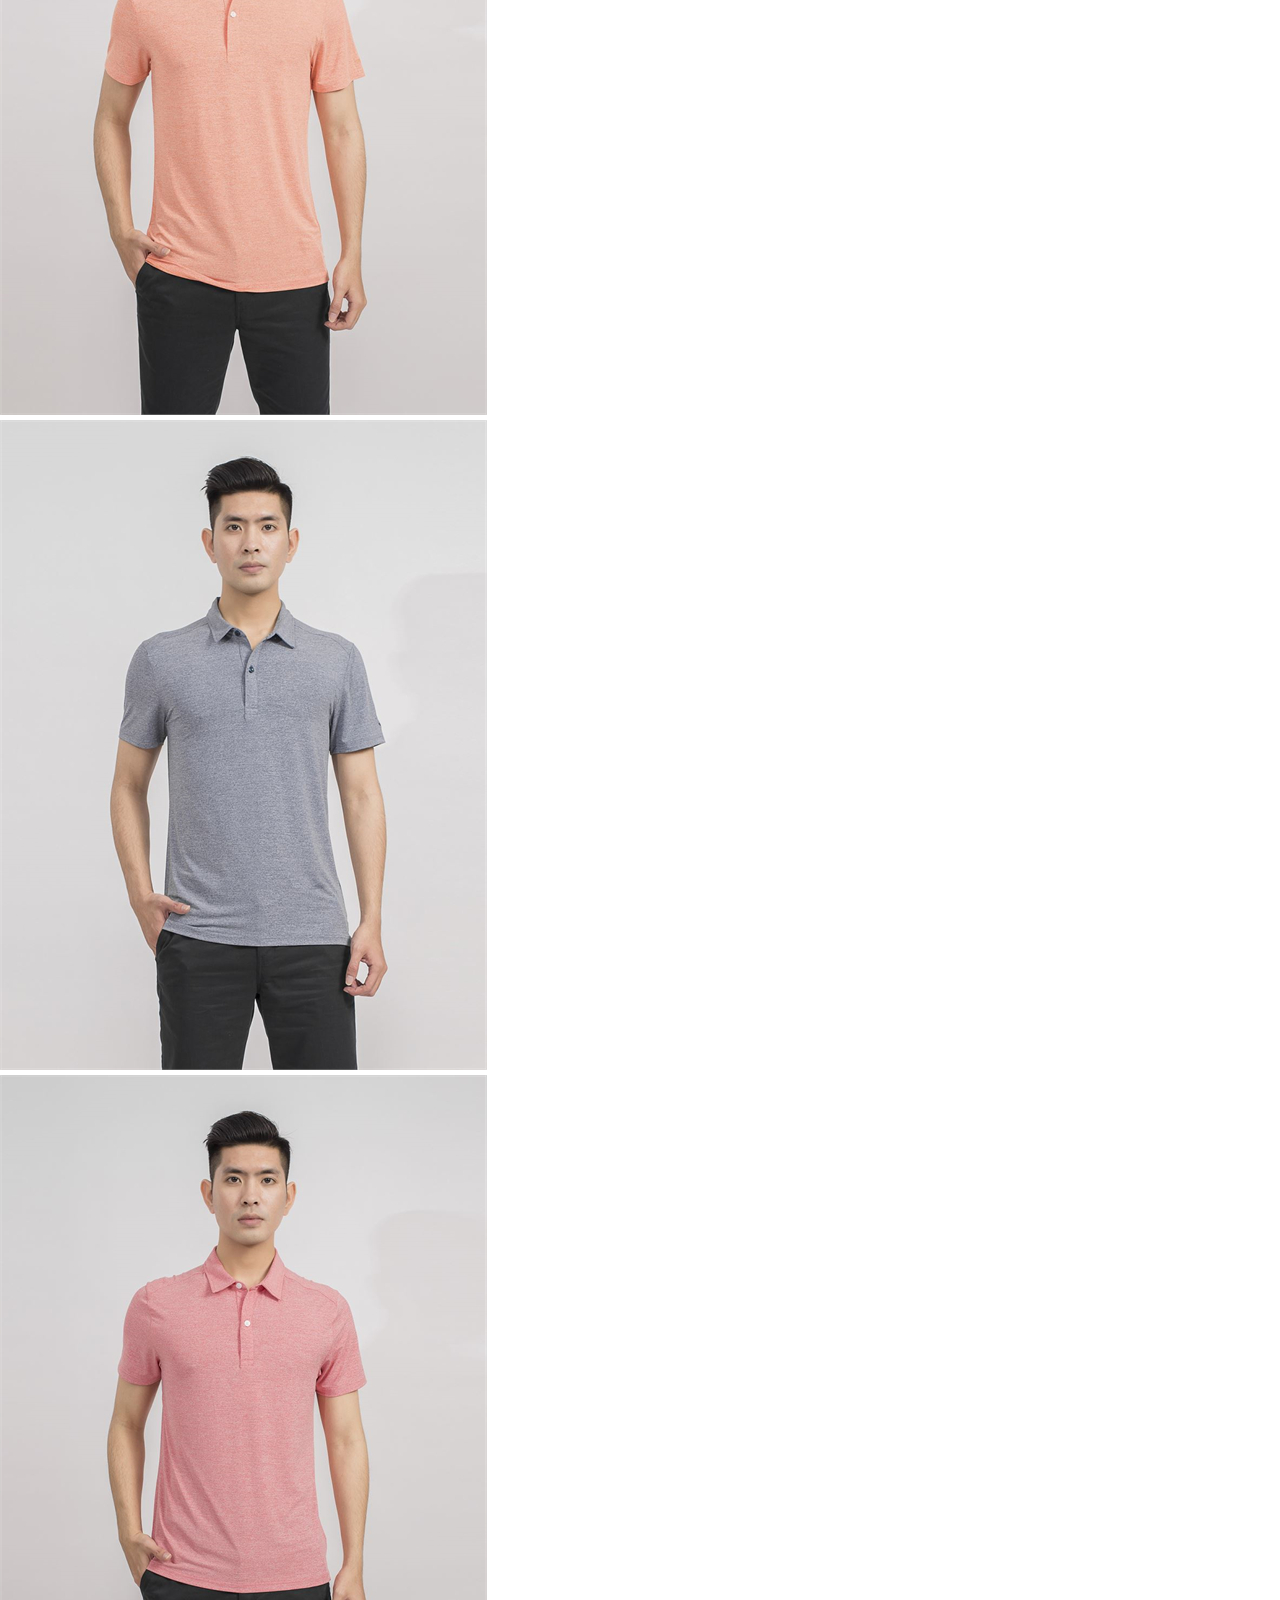
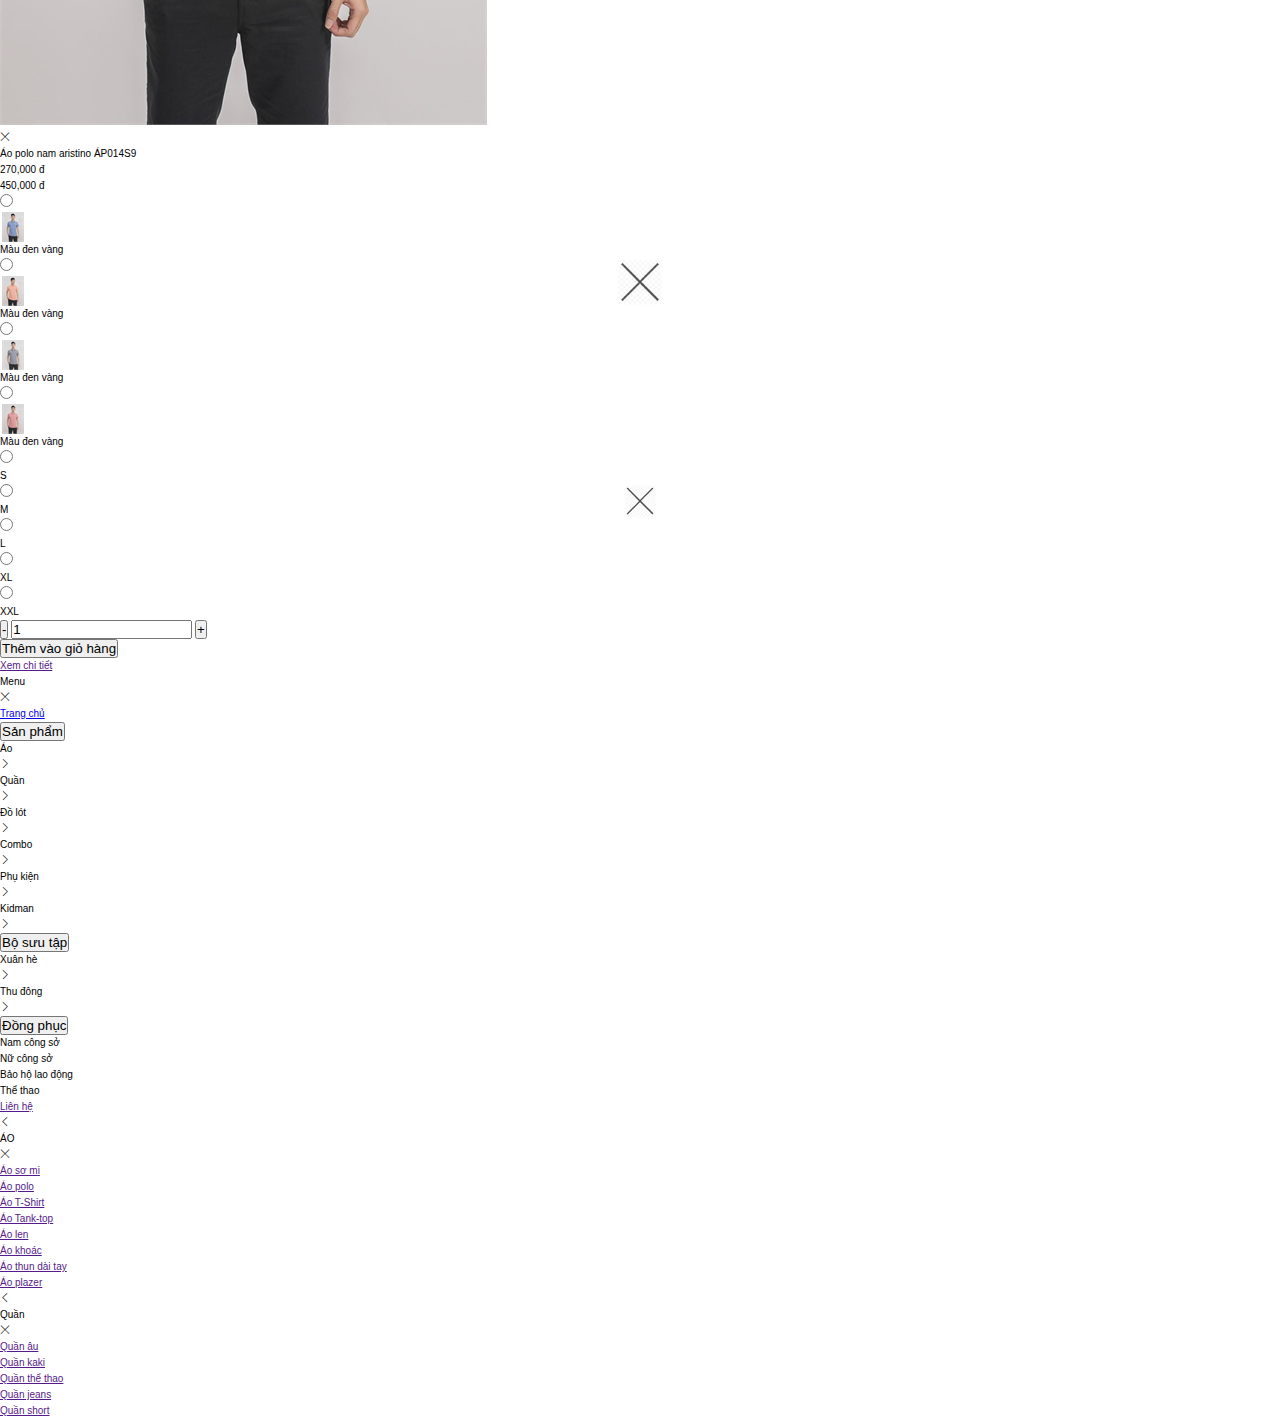
<file: login.html>
<!DOCTYPE html>
<html lang="en">
<head>
    <meta charset="UTF-8">
    <meta http-equiv="X-UA-Compatible" content="IE=edge">
    <meta name="viewport" content="width=device-width, initial-scale=1.0">
    <title>Ecommerce</title>
    <link rel="icon" href="./public/images/logo_icon.png">
    <!-- Dùn lấy icon -->
    <link rel="stylesheet" href="./public/font/fontawesome-free-5.15.1-web/css/all.min.css">
    <link rel="stylesheet" href="./public/font/fontawesome-free-5.15.1-web/css/fontawesome.min.css">
    <!-- Dùn lấy icon -->
    <link rel="stylesheet" href="./public/themify-icons/themify-icons.css">
    <!-- css trang -->
    <link rel="stylesheet" href="./public/css/main.css">
    <link rel="stylesheet" href="./public/css/signin.css">
    <link rel="stylesheet" href="./public/css/reponsive_main.css">
    <!-- Bootstrap -->
    <link href="https://cdn.jsdelivr.net/npm/bootstrap@5.0.0/dist/css/bootstrap.min.css" rel="stylesheet" integrity="sha384-wEmeIV1mKuiNpC+IOBjI7aAzPcEZeedi5yW5f2yOq55WWLwNGmvvx4Um1vskeMj0" crossorigin="anonymous">
    <!-- Font ngoài -->
    <link rel="preconnect" href="https://fonts.gstatic.com">
    <link href="https://fonts.googleapis.com/css2?family=Roboto:ital,wght@0,100;0,300;0,400;0,500;0,700;0,900;1,100;1,300;1,500;1,700;1,900&display=swap" rel="stylesheet">
    <!-- <link href="https://cdnjs.cloudflare.com/ajax/libs/font-awesome/4.7.0/css/font-awesome.css" rel="stylesheet"/> -->
</head>
<body>
    <div class="app">
        <header class="header">
            <div class="container-fluid header_topbar">
                <ul class="header_topbar_list header_topbar_list_left">
                    <li class="header_topbar_item">
                        <!-- <i class="fa fa-phone header_topbar-icon" aria-hidden="true"></i> -->
                        <i class="fas fa-phone-alt header_topbar-icon"></i>
                        <span class="header_topbar_item_phone">
                            0355123450
                        </span>
                    </li>
                </ul>
                <ul class="header_topbar_list header_topbar_list_right">
                    <li class="header_topbar_item"  title="Tìm kiếm">
                        <!-- <i class="fa fa-search header_topbar-icon" aria-hidden="true"></i> -->
                        <label for="input_checkbox_search">
                            <span class="ti-search header_topbar-icon"></span>
                        </label>
                        
                    </li>
                    <li class="header_topbar_item header_topbar_item_cart" title="Giỏ hàng">
                        <label for="input_checkbox__cart"  onclick="modalCheckboxCart()">
                            <i class="fa fa-shopping-cart header_topbar-icon " aria-hidden="true"></i>
                            <span class="header_topbar_item_cart_number">3</span>
                        </label>
                    </li>
                    <!-- Nếu chưa đăng nhập -->
                    <!-- <li class="header_topbar_item" title="Đăng nhập/Đăng xuất">
                        <a href="">
                            <i class="fa fa-user header_topbar-icon" aria-hidden="true"></i>
                        </a>
                    </li> -->
                    <!-- Nếu đã đăng nhập -->
                    <li class="header_topbar_item header_topbar_account">
                        <div class="header_topbar_user">
                            <img src="./public/images/avatar.jpg" alt="" class="header_topbar_item_avatar">
                        </div>
                        <!-- <a href="" class="header_topbar_user">
                            <img src="./public/images/avatar.jpg" alt="" class="header_topbar_item_avatar">
                        </a> -->
                        <div class="header_topbar_user_menu">
                            <ul class="header_topbar_user_list">
                                <li class="header_topbar_user_item">
                                    <span style="color: #26a998;">Xin chào: </span><span style="color: red;">Khải</span>
                                </li>
                                <li class="header_topbar_user_item">
                                    <a href="">Thông tin tài khoản</a>
                                </li>
                                <li class="header_topbar_user_item">
                                    <a href="">Đơn mua</a>
                                </li>
                                <li class="header_topbar_user_item">
                                    <a href="">Đăng xuất</a>
                                </li>
                            </ul>
                        </div>
                    </li>
                    <li class="header_topbar_item header_topbar_bars"  title="Danh mục">
                        <label for="app_modal_category_input">
                            <i class="fas fa-bars header_topbar-icon"></i>
                        </label>
                        
                    </li>
                </ul>
            </div>
            <!-- <div class="container-fluid header_navbar app_header_navbar" id="header_navbar"> -->
            <div class="container-fluid header_navbar" id="header_navbar">

                <ul class="header_navbar_list">
                    <li class="header_navbar_item">
                        <a href="./index.html" class="header_navbar_item_kw">Trang chủ</a>
                    </li>
                    <li class="header_navbar_item header_navbar_item_product">
                        <span class="header_navbar_item_kw">Sản phẩm</span>
                        <!-- Hover Sản Phẩm -->
                        <div class="header_navbar_item_product_modal" id="item_product">
                            <div class="header_navbar_item_product_list">
                                <ul class="header_navbar_item_product_list_ul">
                                    <li class="header_navbar_item_product_list_ul_key"><a href="">ÁO</a></li>
                                    <li><a href="./category.html">Áo sơ mi</a></li>
                                    <li><a href="./category.html">Áo polo</a></li>
                                    <li><a href="./category.html">Áo len</a></li>
                                    <li><a href="./category.html">Áo T-Shirt</a></li>
                                    <li><a href="./category.html">Áo khoác</a></li>
                                    <li><a href="./category.html">Áo thun dài tay</a></li>
                                </ul>
                                <ul class="header_navbar_item_product_list_ul">
                                    <li class="header_navbar_item_product_list_ul_key"><a href="">Quần</a></li>
                                    <li><a href="./category.html">Quần âu</a></li>
                                    <li><a href="./category.html">Quần kaki</a></li>
                                    <li><a href="./category.html">Quần thể thao</a></li>
                                    <li><a href="./category.html">Quần jeans</a></li>
                                    <li><a href="./category.html">Quần Short</a></li>
                                </ul>
                                <ul class="header_navbar_item_product_list_ul">
                                    <li class="header_navbar_item_product_list_ul_key"><a href="">Đồ lót</a></li>
                                    <li><a href="./category.html">Boxer</a></li>
                                    <li><a href="./category.html">Brief</a></li>
                                </ul>
                                <ul class="header_navbar_item_product_list_ul">
                                    <li class="header_navbar_item_product_list_ul_key"><a href="">Phụ kiện</a></li>
                                    <li><a href="./category.html">Thắt lưng</a></li>
                                    <li><a href="./category.html">Ví nam</a></li>
                                    <li><a href="./category.html">Cà vạt</a></li>
                                    <li><a href="./category.html">Cặp da</a></li>
                                    <li><a href="./category.html">Giày da</a></li>
                                    <li><a href="./category.html">Vali</a></li>
                                </ul>
                                <ul class="header_navbar_item_product_list_ul">
                                    <li class="header_navbar_item_product_list_ul_key"><a href="">Kidman</a></li>
                                    <li><a href="./category.html">Áo sơ mi</a></li>
                                    <li><a href="./category.html">Áo polo</a></li>
                                    <li><a href="./category.html">Áo len</a></li>
                                    <li><a href="./category.html">Áo T-Shirt</a></li>
                                    <li><a href="./category.html">Áo khoác</a></li>
                                    <li><a href="./category.html">Áo thun dài tay</a></li>
                                </ul>
                            </div>
                            
                        </div>
                    </li>
                    <li class="header_navbar_item">
                        <span class="header_navbar_item_kw">Bộ sưu tập</span>
                    </li>
                    <li class="header_navbar_item header_navbar_item_logo">
                        <a href="./index.html"><img src="./public/images/logo-typo.png" alt=""></a>
                    </li>
                    <li class="header_navbar_item">
                        <a href="" class="header_navbar_item_kw"><span>Tin tức</span></a>
                    </li>
                    <li class="header_navbar_item">
                        <span class="header_navbar_item_kw">Đồng phục</span>
                    </li>
                    <li class="header_navbar_item">
                        <a href="" class="header_navbar_item_kw"><span>Liên hệ</span></a>
                    </li>
                </ul>
            </div>
            
        </header>
        <!-- END HEADER -->

        <!-- CONTAINER -->

        <div class="container_fluid">
            <div class="app_container">
                <!-- <div class="app_container_title">Chào mừng bạn đến với Ecommerce</div> -->
                <div class="app_container_content">
                    <div class="app_container_content_top">Đăng nhập</div>
                    <form action="" method="POST">
                        <div class="app_container_content_list">
                            <div class="app_container_content_list_text">Email</div>
                            <input type="email" name="email" class="app_container_content_list_input" placeholder="Nhập email của bạn">
                        </div>
                        <div class="app_container_content_list">
                            <div class="app_container_content_list_text">Mật khẩu</div>
                            <input type="password" name="password" class="app_container_content_list_input" placeholder="Nhập mật khẩu">
                        </div>
                        <button type="submit" class="app_container_content_submit">Đăng ký</button>
                        <div class="app_container_content_bottom">Chưa có tài khoản? Nhấn vào <a href="./signin.html" class="app_container_content_bottom_link">đây</a> để đăng ký!</div>
                    </form>
                </div>
            </div>
            
        </div>

        <!-- END CONTAINER -->

        <!-- FOOTER -->
        <footer class="footer">
            <div class="footer_hr"></div>
            <div class=" app_footer">
                <div class="container app_footer_sectionInfo">
                    <div class="row">
                        <div class="col-xl-3 col-lg-3 col-md-6 col-sm-6 col-6">
                            <div class="app_footer_sectionInfo_top">
                                Gọi mua hàng (8:30-21:30)
                            </div>
                            <div class="app_footer_sectionInfo_between">
                                <div class="app_footer_sectionInfo_icon">
                                    <i class="fas fa-phone-alt"></i>
                                </div>
                                <div class="app_footer_sectionInfo_number">
                                    0355123450
                                </div>
                            </div>
                            <div class="app_footer_sectionInfo_bot">
                                Tất cả các ngày trong tuần
                            </div>
                        </div>
                        <div class="col-xl-3 col-lg-3 col-md-6 col-sm-6 col-6">
                            <div class="app_footer_sectionInfo_top">
                                Góp ý, Khiếu nại (8:30-21:30)
                            </div>
                            <div class="app_footer_sectionInfo_between">
                                <div class="app_footer_sectionInfo_icon">
                                    <i class="fas fa-phone-alt"></i>
                                </div>
                                <div class="app_footer_sectionInfo_number">
                                    0355123450
                                </div>
                            </div>
                            <div class="app_footer_sectionInfo_bot">
                                Các ngày trong tuần ( trừ ngày lễ)
                            </div>
                        </div>
                        <div class="col-xl-3 col-lg-3 col-md-6 col-sm-6 col-6">
                            <div class="app_footer_sectionInfo_top">
                                Đăng ký nhận thông tin mới
                            </div>
                            <form action="">
                                <div class="app_footer_sectionInfo_mail">
                                    <input type="email" class="app_footer_sectionInfo_input" placeholder="Nhập email của bạn tại đây" >
                                    <button class="app_footer_sectionInfo_button">Đăng ký</button>
                                </div>
                            </form>
                        </div>
                        <div class="col-xl-3 col-lg-3 col-md-6 col-sm-6 col-6">
                            <div class="app_footer_sectionInfo_top">
                                Theo dõi chúng tôi
                            </div>
                            <div class="app_footer_sectionInfo_between">
                                <a href="" class="app_footer_sectionInfo_face"><i class="fab fa-facebook-f"></i></a>
                            </div>
                        </div>
                    </div>
                </div>
                <div class="app_footer_contactInfo">
                    <div class="container">
                        <div class="row">
                            <div class="col-xl-3 col-lg-3 col-md-6 col-sm-6 col-6">
                                <div class="app_footer_contactInfo_title">Học viện Công nghệ Bưu chính Viễn thông</div>
                                <div class="app_footer_contactInfo_list">
                                    <ul class="app_footer_contactInfo_list_ul">
                                        <li class="app_footer_contactInfo_list_li">Khoa: CNTT</li>
                                        <li class="app_footer_contactInfo_list_li">Lớp: HTTT2</li>
                                        <li class="app_footer_contactInfo_list_li">Khóa: D16CN3</li>
                                    </ul>
                                </div>
                            </div>
                            <div class="col-xl-3 col-lg-3 col-md-6 col-sm-6 col-6">
                                <div class="app_footer_contactInfo_title">Về chúng tôi</div>
                                <div class="app_footer_contactInfo_list">
                                    <ul class="app_footer_contactInfo_list_ul">
                                        <li class="app_footer_contactInfo_list_li"><a href="" class="app_footer_contactInfo_list_link">Giới thiệu</a></li>
                                        <li class="app_footer_contactInfo_list_li"><a href="" class="app_footer_contactInfo_list_link">Liên hệ</a></li>
                                        <li class="app_footer_contactInfo_list_li"><a href="" class="app_footer_contactInfo_list_link">Tìm đại lý</a></li>
                                        <li class="app_footer_contactInfo_list_li"><a href="" class="app_footer_contactInfo_list_link">Tuyển dụng</a></li>
                                    </ul>
                                </div>
                            </div>
                            <div class="col-xl-3 col-lg-3 col-md-6 col-sm-6 col-6">
                                <div class="app_footer_contactInfo_title">Hộ trợ khách hàng</div>
                                <div class="app_footer_contactInfo_list">
                                    <ul class="app_footer_contactInfo_list_ul">
                                        <li class="app_footer_contactInfo_list_li"><a href="" class="app_footer_contactInfo_list_link">Hướng dẫn chọn size</a></li>
                                        <li class="app_footer_contactInfo_list_li"><a href="" class="app_footer_contactInfo_list_link">Chính sách khách hàng thân thiết</a></li>
                                        <li class="app_footer_contactInfo_list_li"><a href="" class="app_footer_contactInfo_list_link">Chính sách đổi/Trả</a></li>
                                        <li class="app_footer_contactInfo_list_li"><a href="" class="app_footer_contactInfo_list_link">Chính sách bảo mật</a></li>
                                        <li class="app_footer_contactInfo_list_li"><a href="" class="app_footer_contactInfo_list_link">Thanh toán Giao nhận</a></li>
                                        <li class="app_footer_contactInfo_list_li"><a href="" class="app_footer_contactInfo_list_link">Câu hỏi thường gặp</a></li>
                                    </ul>
                                </div>
                            </div>
                            <div class="col-xl-3 col-lg-3 col-md-6 col-sm-6 col-6">
                                <div class="app_footer_contactInfo_title">Fanpage chúng tôi</div>
                                <div class="app_footer_contactInfo_list">
                                    <iframe src="https://www.facebook.com/plugins/page.php?href=https%3A%2F%2Fwww.facebook.com%2FB%25C3%25A1o-m%25C6%25A1i-109474123773837&tabs=timeline&width=320&height=200&small_header=false&adapt_container_width=true&hide_cover=false&show_facepile=true&appId=3013235002026545" width="auto" height="auto" style="border:none;overflow:hidden" scrolling="no" frameborder="0" allowfullscreen="true" allow="autoplay; clipboard-write; encrypted-media; picture-in-picture; web-share"></iframe>
                                </div>
                            </div>
                        </div>
                    </div>
                </div>
                <div class="app_footer_bottom">Design by Nguyễn Sỹ Khải-B16DCCN187</div>
            </div>
        </footer>
        <!-- eND FOOTER -->
    </div>
    <!-- END APP -->


        <!-- modal Cart -->
        <div class="app_modal_cart" >
            <!-- <div class="app_modal_over"></div> -->
            <input type="checkbox" name="input_checkbox__cart" class="checkbox__cart" id="input_checkbox__cart" style="display: none;">
            <label for="input_checkbox__cart" class="app_modal_over" id="app_modal_over" onclick="modalCheckboxCart()"></label>
            
            <div class="shopping_cart">
                <div class="shopping_cart_top">
                    <div class="">GIỎ HÀNG</div>
                    <div>
                        <label for="input_checkbox__cart" class="ti-close shopping_cart_top_icon" onclick="modalCheckboxCart()"></label>
                    </div>
                </div>
                <span class="">Bạn đang  có <span style="font-weight: 800;font-family: 'Quicksand',sans-serif;font-size: 1.6rem;">0</span> sản phẩm trong giỏ hàng</span>
                
                <div class="shopping_cart_product">
                    <!-- Nếu không có sản phẩm trong giỏ hàng -->
                    <!-- <hr style="margin-top: 20px;margin-bottom: 20px;">
                    <span>Hiện chưa có sản phẩm trong giỏ hàng.</span> -->
    
                    <!-- Nếu có sản phẩm trong giỏ hàng -->
                    <hr style="margin-top: 20px;margin-bottom: 20px;">
                    <div class="shopping_cart_product_list">
                        <div class="shopping_cart_product_list_img">
                            <a href=""><img src="./public/images/product/product1.jpg" alt=""></a>
                        </div>
                        <div class="shopping_cart_product_list_content">
                            <a href="" class="shopping_cart_product_list_content_link">Áo thun in hình Capacabana TS 600 - Xanh Navy - XLÁo thun in hình Capacabana TS 600 - Xanh Navy - XL</a>
                            <div class="shopping_cart_product_list_price">
                                <span>250,000</span> đ <span style="font-weight: 800;">x</span> 1
                            </div>
                            <a href="" class="shopping_cart_product_list_content_remove">Xóa</a>
                        </div>
                    </div>
                    <hr style="margin-top: 20px;margin-bottom: 20px;">
                    <div class="shopping_cart_product_list">
                        <div class="shopping_cart_product_list_img">
                            <a href=""><img src="./public/images/product/product1.jpg" alt=""></a>
                        </div>
                        <div class="shopping_cart_product_list_content">
                            <a href="" class="shopping_cart_product_list_content_link">Áo thun in hình Capacabana TS 600 - Xanh Navy - XL</a>
                            <div class="shopping_cart_product_list_price">
                                <span>250,000</span> đ <span style="font-weight: 800;">x</span> 1
                            </div>
                            <a href="" class="shopping_cart_product_list_content_remove">Xóa</a>
                        </div>
                    </div>
                    <hr style="margin-top: 20px;margin-bottom: 20px;">
                    <div class="shopping_cart_product_list">
                        <div class="shopping_cart_product_list_img">
                            <a href=""><img src="./public/images/product/product1.jpg" alt=""></a>
                        </div>
                        <div class="shopping_cart_product_list_content">
                            <a href="" class="shopping_cart_product_list_content_link">Áo thun in hình Capacabana TS 600 - Xanh Navy - XL</a>
                            <div class="shopping_cart_product_list_price">
                                <span>250,000</span> đ <span style="font-weight: 800;">x</span> 1
                            </div>
                            <a href="" class="shopping_cart_product_list_content_remove">Xóa</a>
                        </div>
                    </div>
                    <hr style="margin-top: 20px;margin-bottom: 20px;">
                    <div class="shopping_cart_product_list">
                        <div class="shopping_cart_product_list_img">
                            <a href=""><img src="./public/images/product/product1.jpg" alt=""></a>
                        </div>
                        <div class="shopping_cart_product_list_content">
                            <a href="" class="shopping_cart_product_list_content_link">Áo thun in hình Capacabana TS 600 - Xanh Navy - XL</a>
                            <div class="shopping_cart_product_list_price">
                                <span>250,000</span> đ <span style="font-weight: 800;">x</span> 1
                            </div>
                            <a href="" class="shopping_cart_product_list_content_remove">Xóa</a>
                        </div>
                    </div>
                    <hr style="margin-top: 20px;margin-bottom: 20px;">
                    <div class="shopping_cart_product_list">
                        <div class="shopping_cart_product_list_img">
                            <a href=""><img src="./public/images/product/product1.jpg" alt=""></a>
                        </div>
                        <div class="shopping_cart_product_list_content">
                            <a href="" class="shopping_cart_product_list_content_link">Áo thun in hình Capacabana TS 600 - Xanh Navy - XL</a>
                            <div class="shopping_cart_product_list_price">
                                <span>250,000</span> đ <span style="font-weight: 800;">x</span> 1
                            </div>
                            <a href="" class="shopping_cart_product_list_content_remove">Xóa</a>
                        </div>
                    </div>
                </div>
                <span class="span_hr_big"></span>
                <div class="shopping_cart_total">
                    <span>Tổng tiền tạm tính:</span>
                    <span class="shopping_cart_total_price">520,000 đ</span>
                </div>
                <div class="shopping_cart_checkout">
                    <a href="" class="shopping_cart_checkout_link">Tiến hành đặt hàng</a>
                </div>
                <div class="shopping_cart_viewcart">
                    <a href="">Xem chi tiết giỏ hàng <span class="ti-arrow-right"></span></a>
                </div>
            </div>
        </div>

        <!-- modal search -->
        <input type="checkbox" id="input_checkbox_search" class="input_checkbox_search" hidden>
        <div class="app_modal_search">
            <div class="app_modal_search_top">
                <form action="" class="app_modal_search_content">
                    <input type="text" class="app_modal_search_input">
                    <div class="app_modal_search_search">
                        <button type="submit" class="ti-search app_modal_search_search_btn"></button>
                    </div>
                </form>
                <div class="app_modal_search_cl">
                    <label for="input_checkbox_search" class="input_checkbox_search_close">
                        <span class="ti-close"></span>
                    </label>
                </div>
            </div>
            
            <!-- Khi có sản phẩm -->
            <div class="app_modal_search_product">
                <div class="app_modal_search_product_list">
                    <div class="app_modal_search_product_list_img">
                        <a href="./seach.html"><img src="./public/images/product/saerch.jpg" alt=""></a>
                    </div>
                    <div class="app_modal_search_product_list_content">
                        <a href="./seach.html" class="app_modal_search_product_list_content_name">Quần lót boxer kidman DBX008</a>
                        <span class="app_modal_search_product_list_content_price">79,000</span>
                    </div>
                   
                </div>
                <hr>
                <div class="app_modal_search_product_list">
                    <div class="app_modal_search_product_list_img">
                        <a href="./seach.html"><img src="./public/images/product/saerch.jpg" alt=""></a>
                    </div>
                    <div class="app_modal_search_product_list_content">
                        <a href="./seach.html" class="app_modal_search_product_list_content_name">Quần lót boxer kidman DBX008</a>
                        <span class="app_modal_search_product_list_content_price">79,000</span>
                    </div>
                   
                </div>
            </div>
        </div>
        
        <!-- Modal sản phẩm -->
        
        <div class="app_modal_product">
            <input type="checkbox" id="input_checkbox_product" class="input_checkbox_product" onclick="checkboxProduct(this.id)" hidden>
            <label for="input_checkbox_product" class="app_modal_product_overplay"></label>
            
            <div class="app_modal_product_content">
                <div class="app_modal_product_content_top carousel slide" id="carouselProduct" data-bs-interval="false"  data-bs-ride="carousel">
                    <div class="app_modal_product_content_l">
                        <img src="./public/images/product/product_small/p1.jpg" alt="" data-bs-target="#carouselProduct" data-bs-slide-to="0" class="active app_modal_product_images_small" aria-current="true" aria-label="Slide 1">
                        <img src="./public/images/product/product_small/p2.jpg" alt="" data-bs-target="#carouselProduct" data-bs-slide-to="1" class="app_modal_product_images_small" aria-label="Slide 2">
                        <img src="./public/images/product/product_small/p3.jpg" alt="" data-bs-target="#carouselProduct" data-bs-slide-to="2" class="app_modal_product_images_small" aria-label="Slide 3">
                        <img src="./public/images/product/product_small/p4.jpg" alt="" data-bs-target="#carouselProduct" data-bs-slide-to="3" class="app_modal_product_images_small" aria-label="Slide 4">
                    </div>
                    <div class="app_modal_product_content_b carousel-inner">
                        <div class="carousel-item active">
                            <img src="./public/images/product/product_small/p1.jpg" class="d-block w-100" alt="...">
                          </div>
                          <div class="carousel-item">
                            <img src="./public/images/product/product_small/p2.jpg" class="d-block w-100" alt="...">
                          </div>
                          <div class="carousel-item">
                            <img src="./public/images/product/product_small/p3.jpg" class="d-block w-100" alt="...">
                          </div>
                          <div class="carousel-item">
                            <img src="./public/images/product/product_small/p4.jpg" class="d-block w-100" alt="...">
                          </div>
                    </div>
                    <div class="app_modal_product_content_r">
                        <label for="input_checkbox_product" class="app_modal_product_content_r_close"  onclick="checkboxProduct(this.id)">
                            <span class="ti-close"></span>
                        </label>
                        <div class="app_modal_product_name">Áo polo nam aristino ÁP014S9</div>
                        <!-- Khi không có giảm giá -->
                        <!-- <div class="app_modal_product_price">
                            <span>900,000 <span>đ</span></span>
                        </div> -->
                        <!-- Khi có giảm giá -->
                        <div class="app_modal_product_price_sale">
                            <div class="app_modal_product_price_new">
                                <span>270,000 <soan>đ</soan></span>
                            </div>
                            <div class="app_modal_product_price_old">
                                <span>450,000 <span>đ</span></span>
                            </div>
                        </div>
                        <form action="">
                            <div class="app_modal_product_color">
                                <ul>
                                    <li class="app_modal_product_color_list" data-id="1" data-name="modal_product_color_" id="modal_product_color_1" onclick="modalChangeBorderColor(this.id)" onmouseover="modalHoverBorderColor(this.id)" onmouseout="modalOutBorderColor(this.id)">
                                        <div class="app_modal_product_color_radio">
                                            <input type="radio" name="modalColorID" value="1" class="app_modal_product_color_radio_input">
                                            <div class="app_modal_product_color_radio_btn" style="background: url('./public/images/product/product_nano/p1.jpg') no-repeat center center;width: 25px;height: 30px;" 
                                            data-bs-target="#carouselProduct" data-bs-slide-to="0" class="active app_modal_product_images_small" aria-current="true" aria-label="Slide 1"></div>
                                        </div>
                                        <div class="app_modal_product_color_list_title">
                                            Màu đen vàng
                                        </div>
                                    </li>
                                    <!-- Nếu hết màu sản phầm -->
                                    <li class="app_modal_product_color_list" data-id="2" data-name="modal_product_color_" id="modal_product_color_2" onclick="modalChangeBorderColor(this.id)" onmouseover="modalHoverBorderColor(this.id)" onmouseout="modalOutBorderColor(this.id)">
                                        <div class="app_modal_product_color_radio" style="background: url('./public/images/product/product_nano/soldout.png') no-repeat center center;background-size: contain;">
                                            <input type="radio" name="modalColorID" value="2" class="app_modal_product_color_radio_input">
                                            <div class="app_modal_product_color_radio_btn app_modal_product_soldout" style="background: url('./public/images/product/product_nano/p2.jpg') no-repeat center center;width: 25px;height: 30px;" 
                                            data-bs-target="#carouselProduct" data-bs-slide-to="1" class="active app_modal_product_images_small" aria-current="true" aria-label="Slide 2"></div>
                                        </div>
                                        <div class="app_modal_product_color_list_title">
                                            Màu đen vàng
                                        </div>
                                    </li>
                                    <li class="app_modal_product_color_list" data-id="3" data-name="modal_product_color_" id="modal_product_color_3" onclick="modalChangeBorderColor(this.id)" onmouseover="modalHoverBorderColor(this.id)" onmouseout="modalOutBorderColor(this.id)">
                                        <div class="app_modal_product_color_radio">
                                            <input type="radio" name="modalColorID" value="3" class="app_modal_product_color_radio_input">
                                            <div class="app_modal_product_color_radio_btn" style="background: url('./public/images/product/product_nano/p3.jpg') no-repeat center center;width: 25px;height: 30px;" 
                                            data-bs-target="#carouselProduct" data-bs-slide-to="2" class="active app_modal_product_images_small" aria-current="true" aria-label="Slide 3"></div>
                                        </div>
                                        <div class="app_modal_product_color_list_title">
                                            Màu đen vàng
                                        </div>
                                    </li>
                                    <li class="app_modal_product_color_list" data-id="4" data-name="modal_product_color_" id="modal_product_color_4" onclick="modalChangeBorderColor(this.id)" onmouseover="modalHoverBorderColor(this.id)" onmouseout="modalOutBorderColor(this.id)">
                                        <div class="app_modal_product_color_radio">
                                            <input type="radio" name="modalColorID" value="4" class="app_modal_product_color_radio_input">
                                            <div class="app_modal_product_color_radio_btn" style="background: url('./public/images/product/product_nano/p4.jpg') no-repeat center center;width: 25px;height: 30px;" 
                                            data-bs-target="#carouselProduct" data-bs-slide-to="3" class="active app_modal_product_images_small" aria-current="true" aria-label="Slide 4"></div>
                                        </div>
                                        <div class="app_modal_product_color_list_title">
                                            Màu đen vàng
                                        </div>
                                    </li>
                                </ul>
                            </div>
                            <div class="app_modal_product_size">
                                <ul>
                                    <li class="app_modal_product_size_list" data-id="S" data-name="modal_product_size_" id="modal_product_size_S" onclick="modalChangeBorderSize(this.id)" onmouseover="modalHoverBorderSize(this.id)" onmouseout="modalOutBorderSize(this.id)">
                                        <div class="app_modal_product_size_radio">
                                            <input type="radio" name="modalSizeID" value="S" class="app_modal_product_size_radio_input">
                                            <div class="app_modal_product_size_radio_btn">S</div>
                                        </div>
                                    </li>
                                    <!-- Nếu kích thước hết -->
                                    <li class="app_modal_product_size_list" data-id="M" data-name="modal_product_size_" id="modal_product_size_M" onclick="modalChangeBorderSize(this.id)" onmouseover="modalHoverBorderSize(this.id)" onmouseout="modalOutBorderSize(this.id)">
                                        <div class="app_modal_product_size_radio" style="background: url('./public/images/product/product_nano/soldout.png') no-repeat center center;background-size: contain;">
                                            <input type="radio" name="modalSizeID" value="M" class="app_modal_product_size_radio_input">
                                            <div class="app_modal_product_size_radio_btn">M</div>
                                        </div>
                                    </li>
                                    <li class="app_modal_product_size_list" data-id="L" data-name="modal_product_size_" id="modal_product_size_L" onclick="modalChangeBorderSize(this.id)" onmouseover="modalHoverBorderSize(this.id)" onmouseout="modalOutBorderSize(this.id)">
                                        <div class="app_modal_product_size_radio">
                                            <input type="radio" name="modalSizeID" value="L" class="app_modal_product_size_radio_input">
                                            <div class="app_modal_product_size_radio_btn">L</div>
                                        </div>
                                    </li>
                                    <li class="app_modal_product_size_list" data-id="XL" data-name="modal_product_size_" id="modal_product_size_XL" onclick="modalChangeBorderSize(this.id)" onmouseover="modalHoverBorderSize(this.id)" onmouseout="modalOutBorderSize(this.id)">
                                        <div class="app_modal_product_size_radio">
                                            <input type="radio" name="modalSizeID" value="XL" class="app_modal_product_size_radio_input">
                                            <div class="app_modal_product_size_radio_btn">XL</div>
                                        </div>
                                    </li>
                                    <li class="app_modal_product_size_list" data-id="XXL" data-name="modal_product_size_" id="modal_product_size_XXL" onclick="modalChangeBorderSize(this.id)" onmouseover="modalHoverBorderSize(this.id)" onmouseout="modalOutBorderSize(this.id)">
                                        <div class="app_modal_product_size_radio">
                                            <input type="radio" name="modalSizeID" value="XXL" class="app_modal_product_size_radio_input">
                                            <div class="app_modal_product_size_radio_btn">XXL</div>
                                        </div>
                                    </li>
                                </ul>
                            </div>
                            <div class="app_modal_product_number">
                                <input type="button" onclick="modalMinusQty()" class="app_modal_product_number_btn" value="-">
                                <input type="text" oninput="modalInputQty()" name="modalQty" id="modalQty" value="1" min="1" max="" class="app_modal_product_number_qty">
                                <input type="button" onclick="modalPlusQty()" class="app_modal_product_number_btn" value="+">
                            </div>
                            <div class="app_modal_product_button">
                                <button type="submit" class="app_modal_product_submit">Thêm vào giỏ hàng</button>
                            </div>
                        </form>
                    </div>
                </div>
                <div class="app_modal_product_content_bottom">
                    <a href="" class="app_modal_product_content_bottom_link">Xem chi tiết</a>
                </div>
            </div>
            
        </div>

        <!-- Modal danh mục -->
    
        <div class="app_modal_category">
            <input type="checkbox" name="" id="app_modal_category_input" class="app_modal_category_input" hidden>
            <label for="app_modal_category_input" class="app_modal_category_overlay"></label>
            <div class="app_modal_category_content">
                <div class="app_modal_category_content_title">
                    <div class="app_modal_category_content_title_text">
                        Menu
                    </div>
                    <label for="app_modal_category_input" class="app_modal_category_content_title_icon">
                        <span class="ti-close"></span>
                    </label>
                </div>
                <div class="app_modal_category_container">
                    <div class="app_modal_category_content_list">
                        <a href="./index.html" class="app_modal_category_content_link">Trang chủ</a>
                    </div>
                    <div class="accordion accordion-flush" id="accordionFlushExample">
                        <div class="accordion-item">
                        <h2 class="accordion-header" id="flush-headingOne">
                            <button class="accordion-button accordion-button_modal collapsed app_modal_category_content_list" type="button" data-bs-toggle="collapse" data-bs-target="#flush-collapseOne" aria-expanded="false" aria-controls="flush-collapseOne">
                            Sản phẩm
                            </button>
                        </h2>
                        <div id="flush-collapseOne" class="accordion-collapse collapse" aria-labelledby="flush-headingOne" data-bs-parent="#accordionFlushExample">
                            <!-- Content -->
                            <!-- Có list sau -->
                            <ul class="app_modal_category_ul">
                                <li class="app_modal_category_hasChildren">
                                    <div class="app_modal_category_hasChildren_content">Áo</div>
                                    <div class="app_modal_category_hasChildren_next" id="modalCategory_Ao" data-id="Ao" data-name="modalCategory_" onclick="hasChildrenCategory(this.id)">
                                        <div class=""><span class="ti-angle-right"></span></div>
                                    </div>
                                </li>
                                <li class="app_modal_category_hasChildren">
                                    <div class="app_modal_category_hasChildren_content">Quần</div>
                                    <div class="app_modal_category_hasChildren_next" id="modalCategory_Quan" data-id="Quan" data-name="modalCategory_" onclick="hasChildrenCategory(this.id)">
                                        <div class=""><span class="ti-angle-right"></span></div>
                                    </div>
                                </li>
                                <li class="app_modal_category_hasChildren">
                                    <div class="app_modal_category_hasChildren_content">Đồ lót</div>
                                    <div class="app_modal_category_hasChildren_next">
                                        <div class=""><span class="ti-angle-right"></span></div>
                                    </div>
                                </li>
                                <li class="app_modal_category_hasChildren">
                                    <div class="app_modal_category_hasChildren_content">Combo</div>
                                    <div class="app_modal_category_hasChildren_next">
                                        <div class=""><span class="ti-angle-right"></span></div>
                                    </div>
                                </li>
                                <li class="app_modal_category_hasChildren">
                                    <div class="app_modal_category_hasChildren_content">Phụ kiện</div>
                                    <div class="app_modal_category_hasChildren_next">
                                        <div class=""><span class="ti-angle-right"></span></div>
                                    </div>
                                </li>
                                <li class="app_modal_category_hasChildren">
                                    <div class="app_modal_category_hasChildren_content">Kidman</div>
                                    <div class="app_modal_category_hasChildren_next">
                                        <div class=""><span class="ti-angle-right"></span></div>
                                    </div>
                                </li>
                            </ul>
                        </div>
                        </div>
                        <div class="accordion-item">
                        <h2 class="accordion-header" id="flush-headingTwo">
                            <button class="accordion-button collapsed app_modal_category_content_list" type="button" data-bs-toggle="collapse" data-bs-target="#flush-collapseTwo" aria-expanded="false" aria-controls="flush-collapseTwo">
                            Bộ sưu tập
                            </button>
                        </h2>
                        <div id="flush-collapseTwo" class="accordion-collapse collapse" aria-labelledby="flush-headingTwo" data-bs-parent="#accordionFlushExample">
                            <ul class="app_modal_category_ul">
                                <li class="app_modal_category_hasChildren">
                                    <div class="app_modal_category_hasChildren_content">Xuân hè</div>
                                    <div class="app_modal_category_hasChildren_next">
                                        <div class=""><span class="ti-angle-right"></span></div>
                                    </div>
                                </li>
                                <li class="app_modal_category_hasChildren">
                                    <div class="app_modal_category_hasChildren_content">Thu đông</div>
                                    <div class="app_modal_category_hasChildren_next">
                                        <div class=""><span class="ti-angle-right"></span></div>
                                    </div>
                                </li>
                            </ul>
                        </div>
                        </div>
                        <div class="accordion-item">
                        <h2 class="accordion-header" id="flush-headingThree">
                            <button class="accordion-button collapsed app_modal_category_content_list" type="button" data-bs-toggle="collapse" data-bs-target="#flush-collapseThree" aria-expanded="false" aria-controls="flush-collapseThree">
                            Đồng phục
                            </button>
                        </h2>
                        <div id="flush-collapseThree" class="accordion-collapse collapse" aria-labelledby="flush-headingThree" data-bs-parent="#accordionFlushExample">
                            <ul class="app_modal_category_ul">
                                <li class="app_modal_category_hasChildren">
                                    <div class="app_modal_category_hasChildren_content">Nam công sở</div>
                                </li>
                                <li class="app_modal_category_hasChildren">
                                    <div class="app_modal_category_hasChildren_content">Nữ công sở</div>
                                </li>
                                <li class="app_modal_category_hasChildren">
                                    <div class="app_modal_category_hasChildren_content">Bảo hộ lao động</div>
                                </li>
                                <li class="app_modal_category_hasChildren">
                                    <div class="app_modal_category_hasChildren_content">Thể thao</div>
                                </li>
                            </ul>
                        </div>
                        </div>
                    </div>
                    <div class="app_modal_category_content_list">
                        <a href="" class="app_modal_category_content_link">Liên hệ</a>
                    </div>
                </div>
            </div>
            
        </div>
        <div class="modal_children">
            <input type="checkbox" name="app_modal_category_children_input" id="app_modal_category_children_input" class="app_modal_category_children_input" hidden>
            <label for="app_modal_category_children_input" class="app_modal_category_chidren_overlay"  onclick="modalChildrenCategory()"></label>
            <!-- Children áo -->
            <div class="app_modal_category_children" id="modalCategoryChildren_Ao" data-name="modalCategoryChildren_">
                <div class="app_modal_category_children_title">
                    <div class="app_modal_category_children_title_icon"  onclick="backModalCategory()">
                        <span class="ti-angle-left"></span>
                    </div>
                    <div class="app_modal_category_children_title_text">
                        ÁO
                    </div>
                    <div class="app_modal_category_children_title_icon" onclick="modalChildrenCategory()">
                        <span class="ti-close"></span>
                    </div>
                </div>
                <div class="app_modal_category_container">
                    <div class="app_modal_category_content_list">
                        <a href="" class="app_modal_category_content_link">Áo sơ mi</a>
                    </div>
                    <div class="app_modal_category_content_list">
                        <a href="" class="app_modal_category_content_link">Áo polo</a>
                    </div>
                    <div class="app_modal_category_content_list">
                        <a href="" class="app_modal_category_content_link">Áo T-Shirt</a>
                    </div>
                    <div class="app_modal_category_content_list">
                        <a href="" class="app_modal_category_content_link">Áo Tank-top</a>
                    </div>
                    <div class="app_modal_category_content_list">
                        <a href="" class="app_modal_category_content_link">Áo len</a>
                    </div>
                    <div class="app_modal_category_content_list">
                        <a href="" class="app_modal_category_content_link">Áo khoác</a>
                    </div>
                    <div class="app_modal_category_content_list">
                        <a href="" class="app_modal_category_content_link">Áo thun dài tay</a>
                    </div>
                    <div class="app_modal_category_content_list">
                        <a href="" class="app_modal_category_content_link">Áo plazer</a>
                    </div>
                </div>
            </div>
            <!-- Children Quần -->
            <div class="app_modal_category_children" id="modalCategoryChildren_Quan" data-name="modalCategoryChildren_">
                <div class="app_modal_category_children_title">
                    <div class="app_modal_category_children_title_icon"  onclick="backModalCategory()">
                        <span class="ti-angle-left"></span>
                    </div>
                    <div class="app_modal_category_children_title_text">
                        Quần
                    </div>
                    <div class="app_modal_category_children_title_icon" onclick="modalChildrenCategory()">
                        <span class="ti-close"></span>
                    </div>
                </div>
                <div class="app_modal_category_container">
                    <div class="app_modal_category_content_list">
                        <a href="" class="app_modal_category_content_link">Quần âu</a>
                    </div>
                    <div class="app_modal_category_content_list">
                        <a href="" class="app_modal_category_content_link">Quần kaki</a>
                    </div>
                    <div class="app_modal_category_content_list">
                        <a href="" class="app_modal_category_content_link">Quần thể thao</a>
                    </div>
                    <div class="app_modal_category_content_list">
                        <a href="" class="app_modal_category_content_link">Quần jeans</a>
                    </div>
                    <div class="app_modal_category_content_list">
                        <a href="" class="app_modal_category_content_link">Quần short</a>
                    </div>
                </div>
            </div>
        </div>

</body>
    <!-- Jquery -->
    <script src="https://code.jquery.com/jquery-3.6.0.min.js" integrity="sha256-/xUj+3OJU5yExlq6GSYGSHk7tPXikynS7ogEvDej/m4=" crossorigin="anonymous"></script>
    <!-- Ajjax -->
    <script src="https://ajax.googleapis.com/ajax/libs/jquery/3.5.1/jquery.min.js"></script>
    <!-- Bootstrap -->
    <script src="https://cdn.jsdelivr.net/npm/@popperjs/core@2.9.2/dist/umd/popper.min.js" integrity="sha384-IQsoLXl5PILFhosVNubq5LC7Qb9DXgDA9i+tQ8Zj3iwWAwPtgFTxbJ8NT4GN1R8p" crossorigin="anonymous"></script>
    <script src="https://cdn.jsdelivr.net/npm/bootstrap@5.0.1/dist/js/bootstrap.min.js" integrity="sha384-Atwg2Pkwv9vp0ygtn1JAojH0nYbwNJLPhwyoVbhoPwBhjQPR5VtM2+xf0Uwh9KtT" crossorigin="anonymous"></script>
    <!-- css trang -->
    <script src="./public/js/main.js"></script>
</html>
</file>
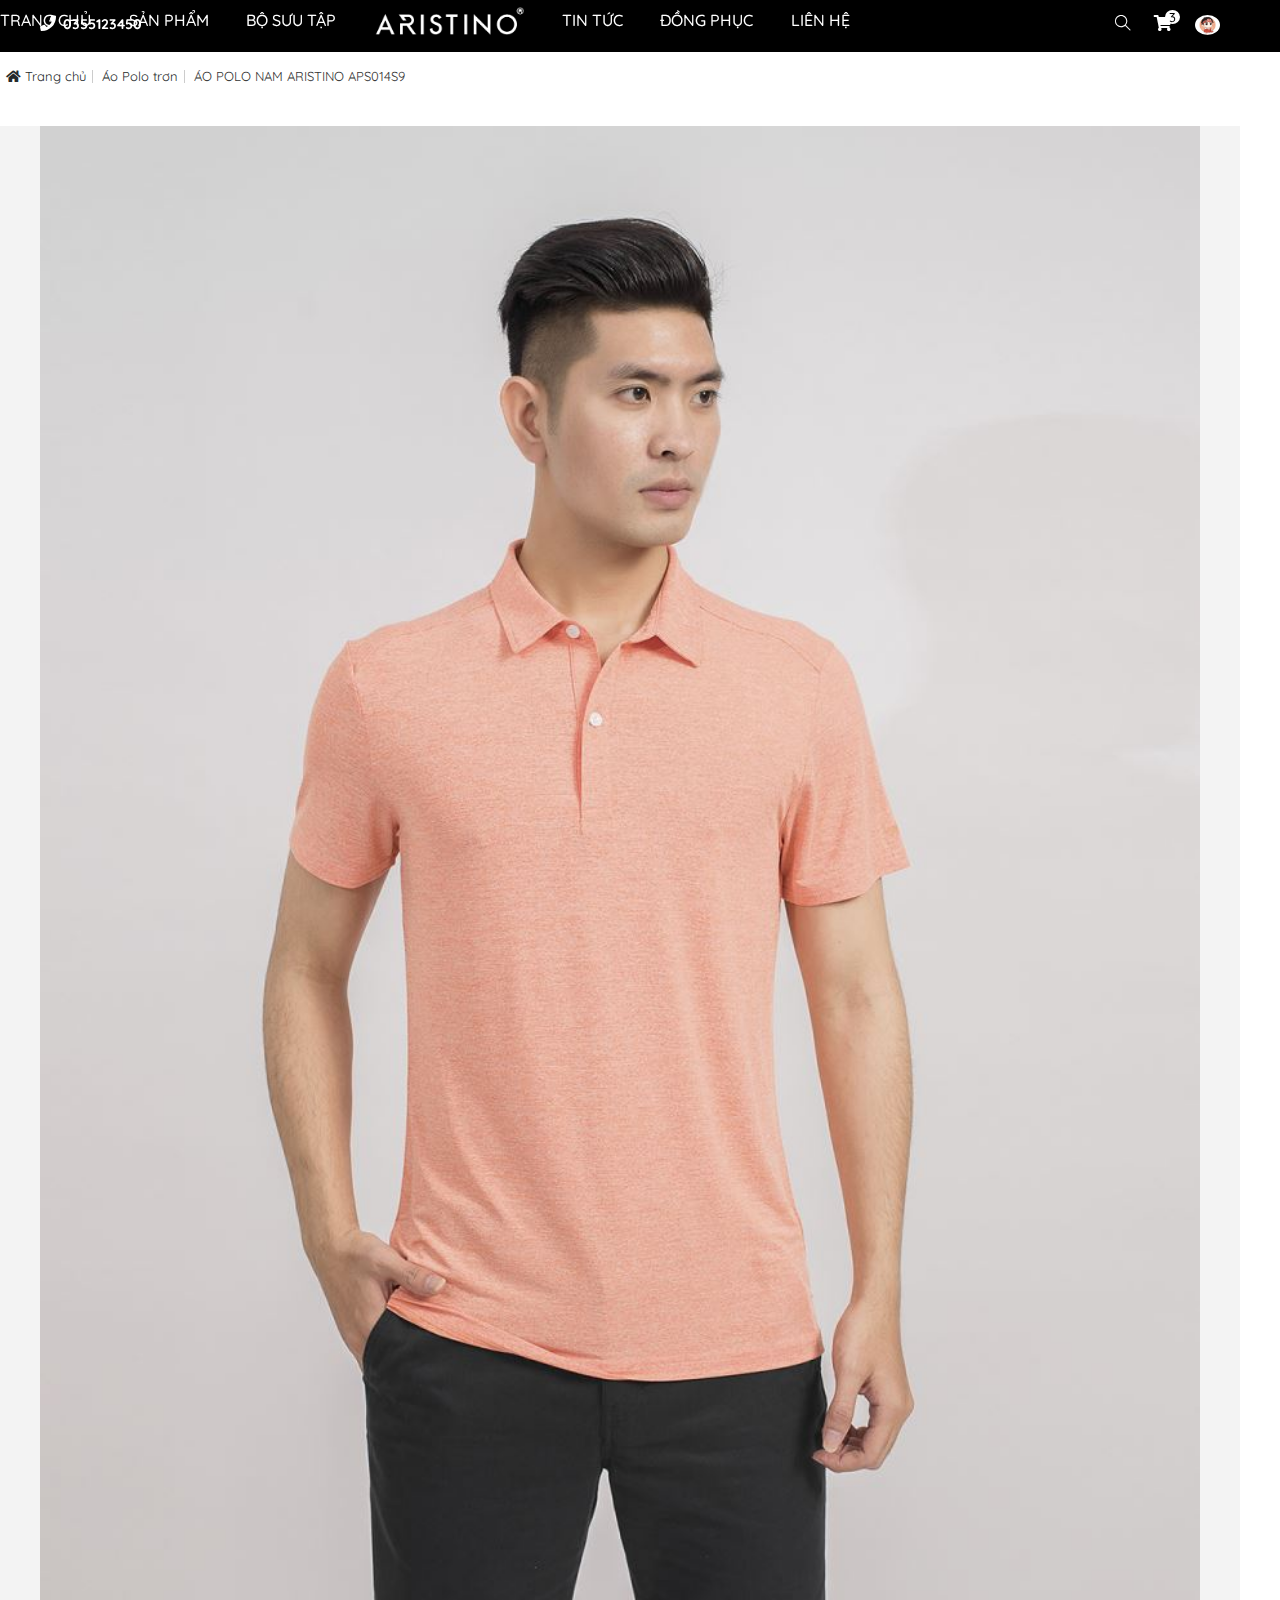
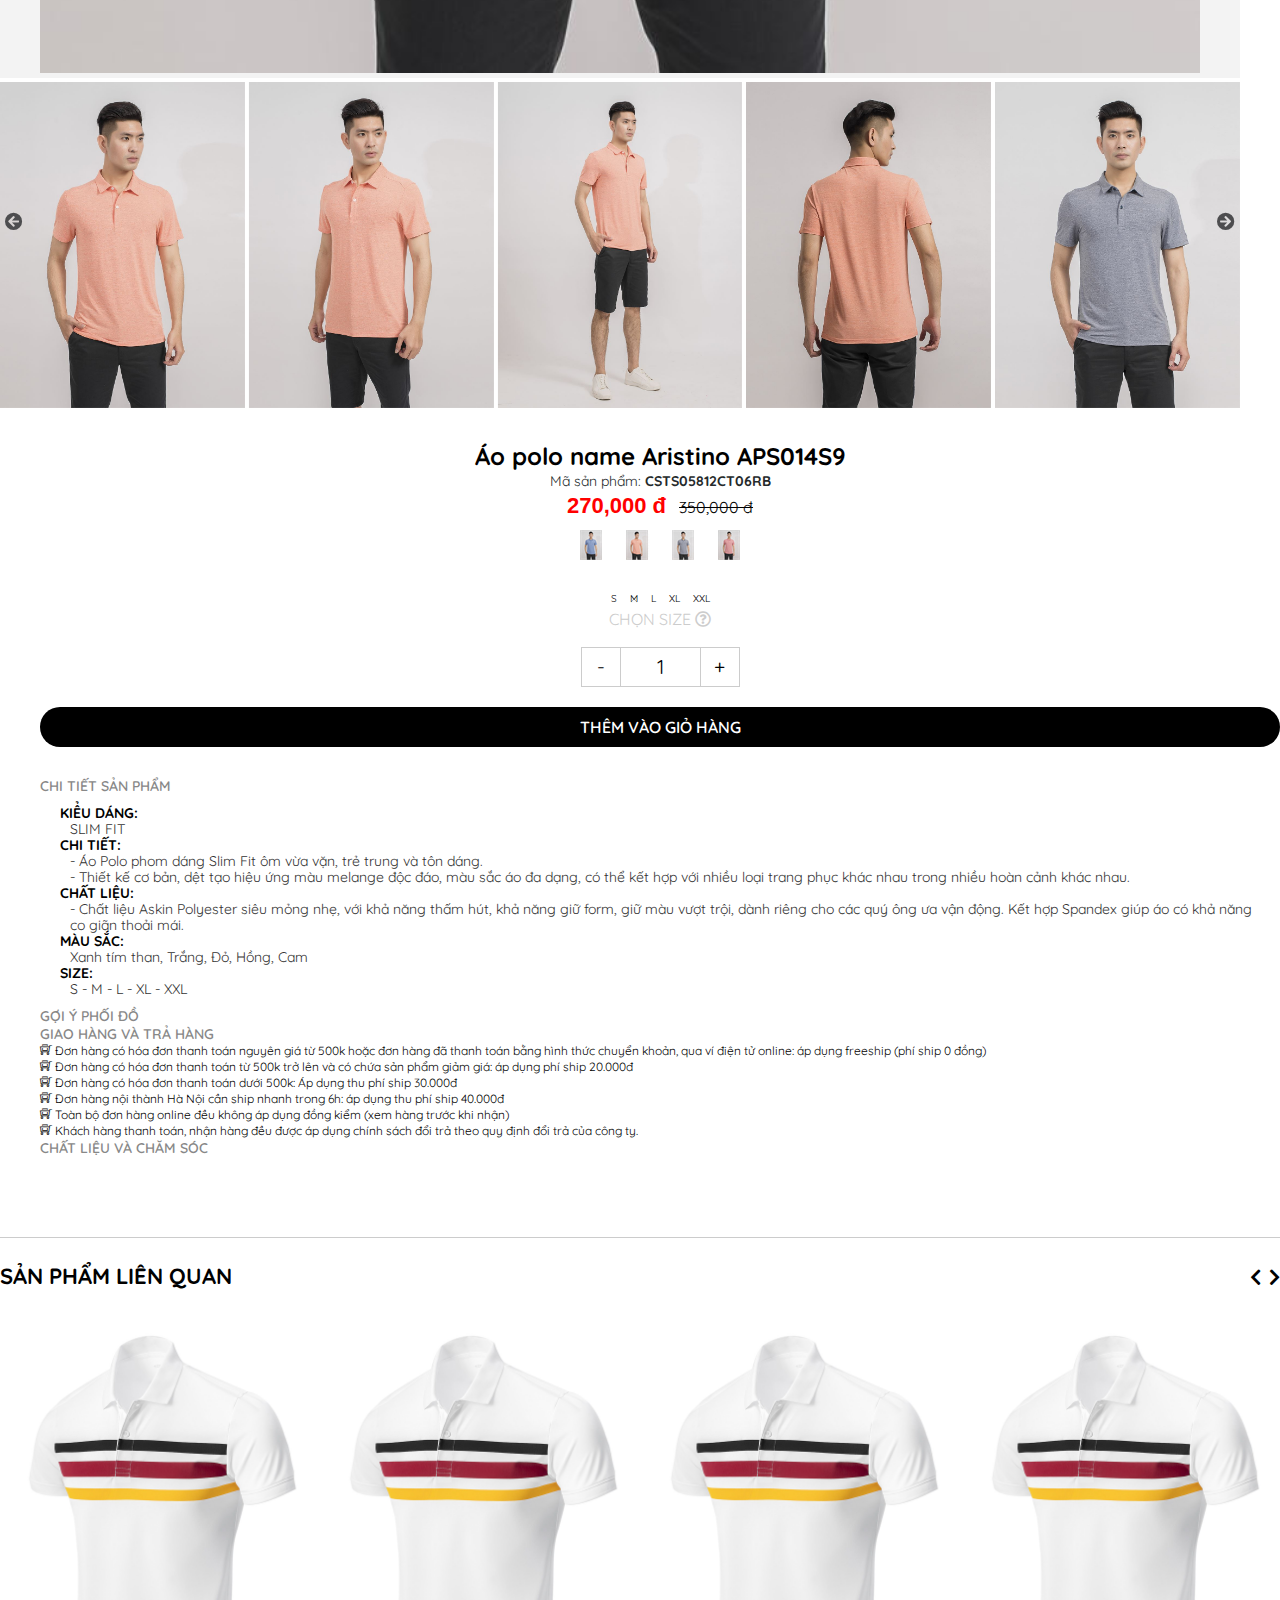
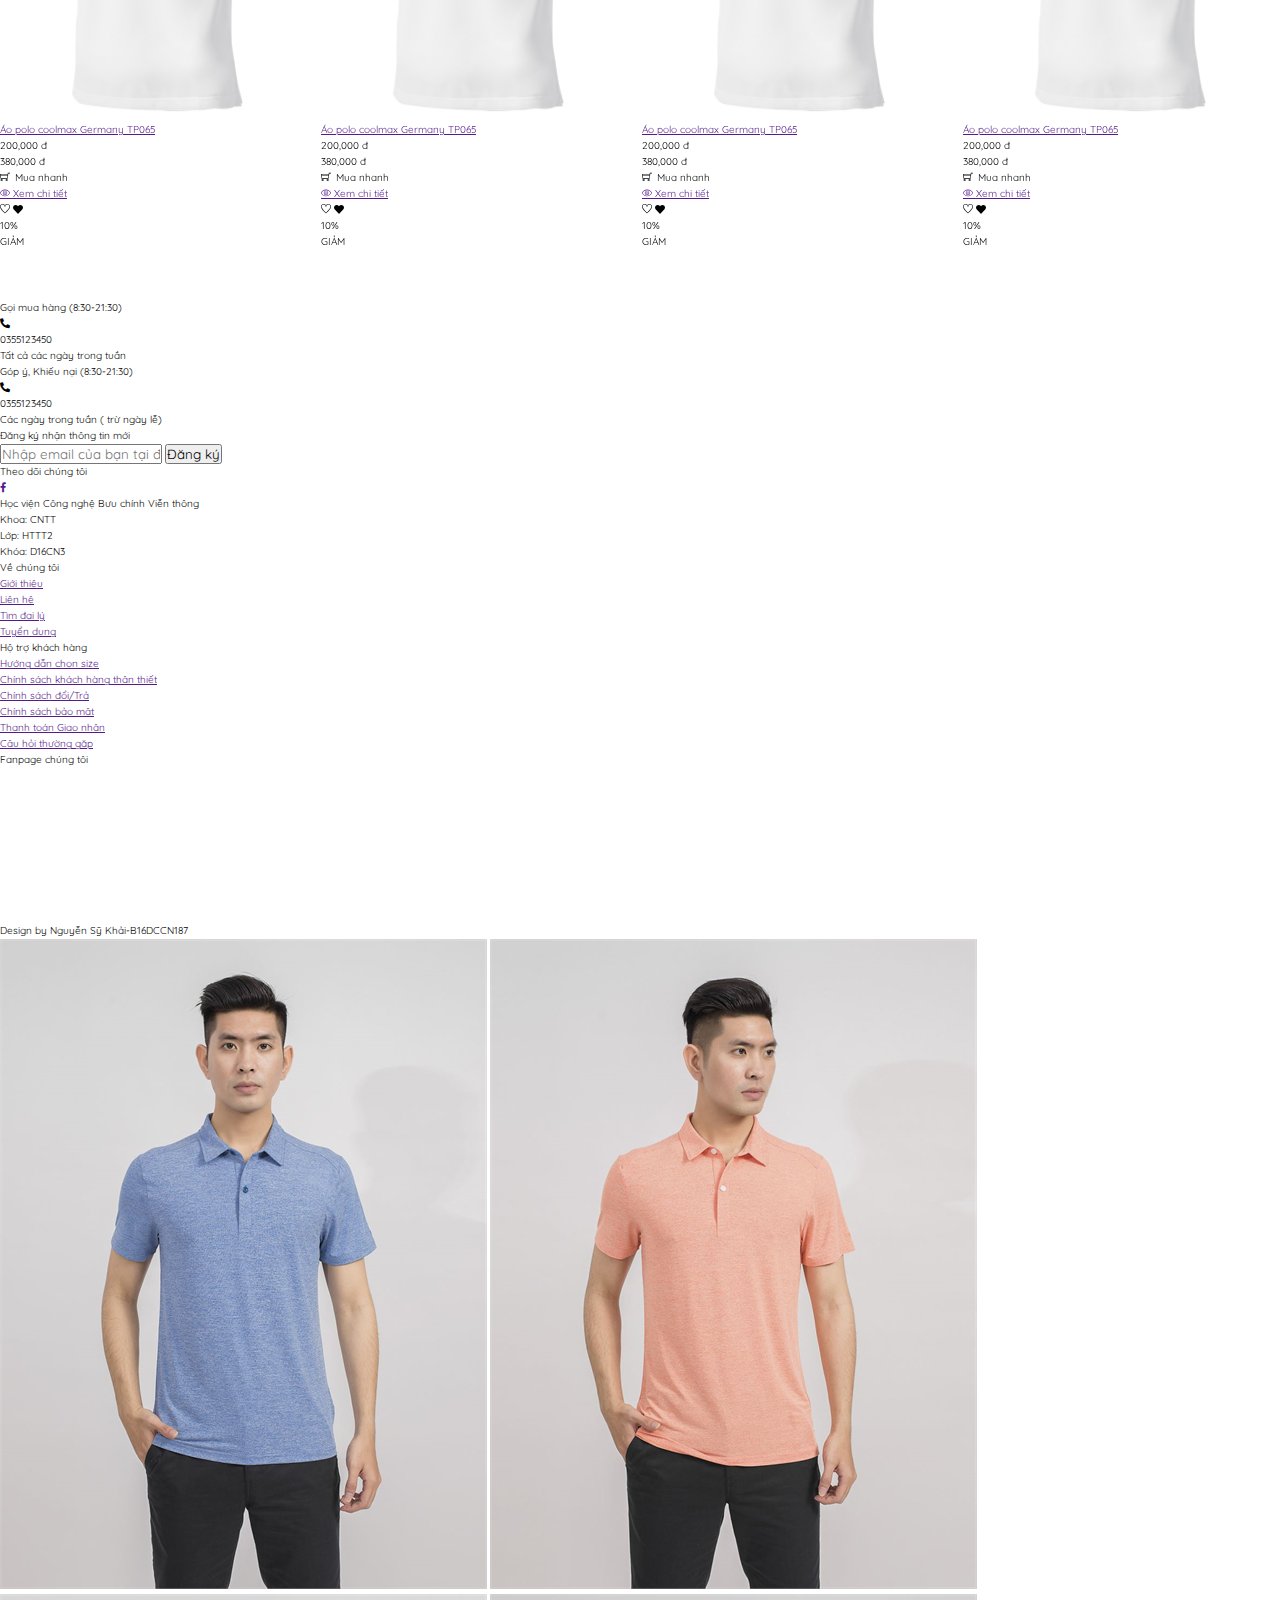
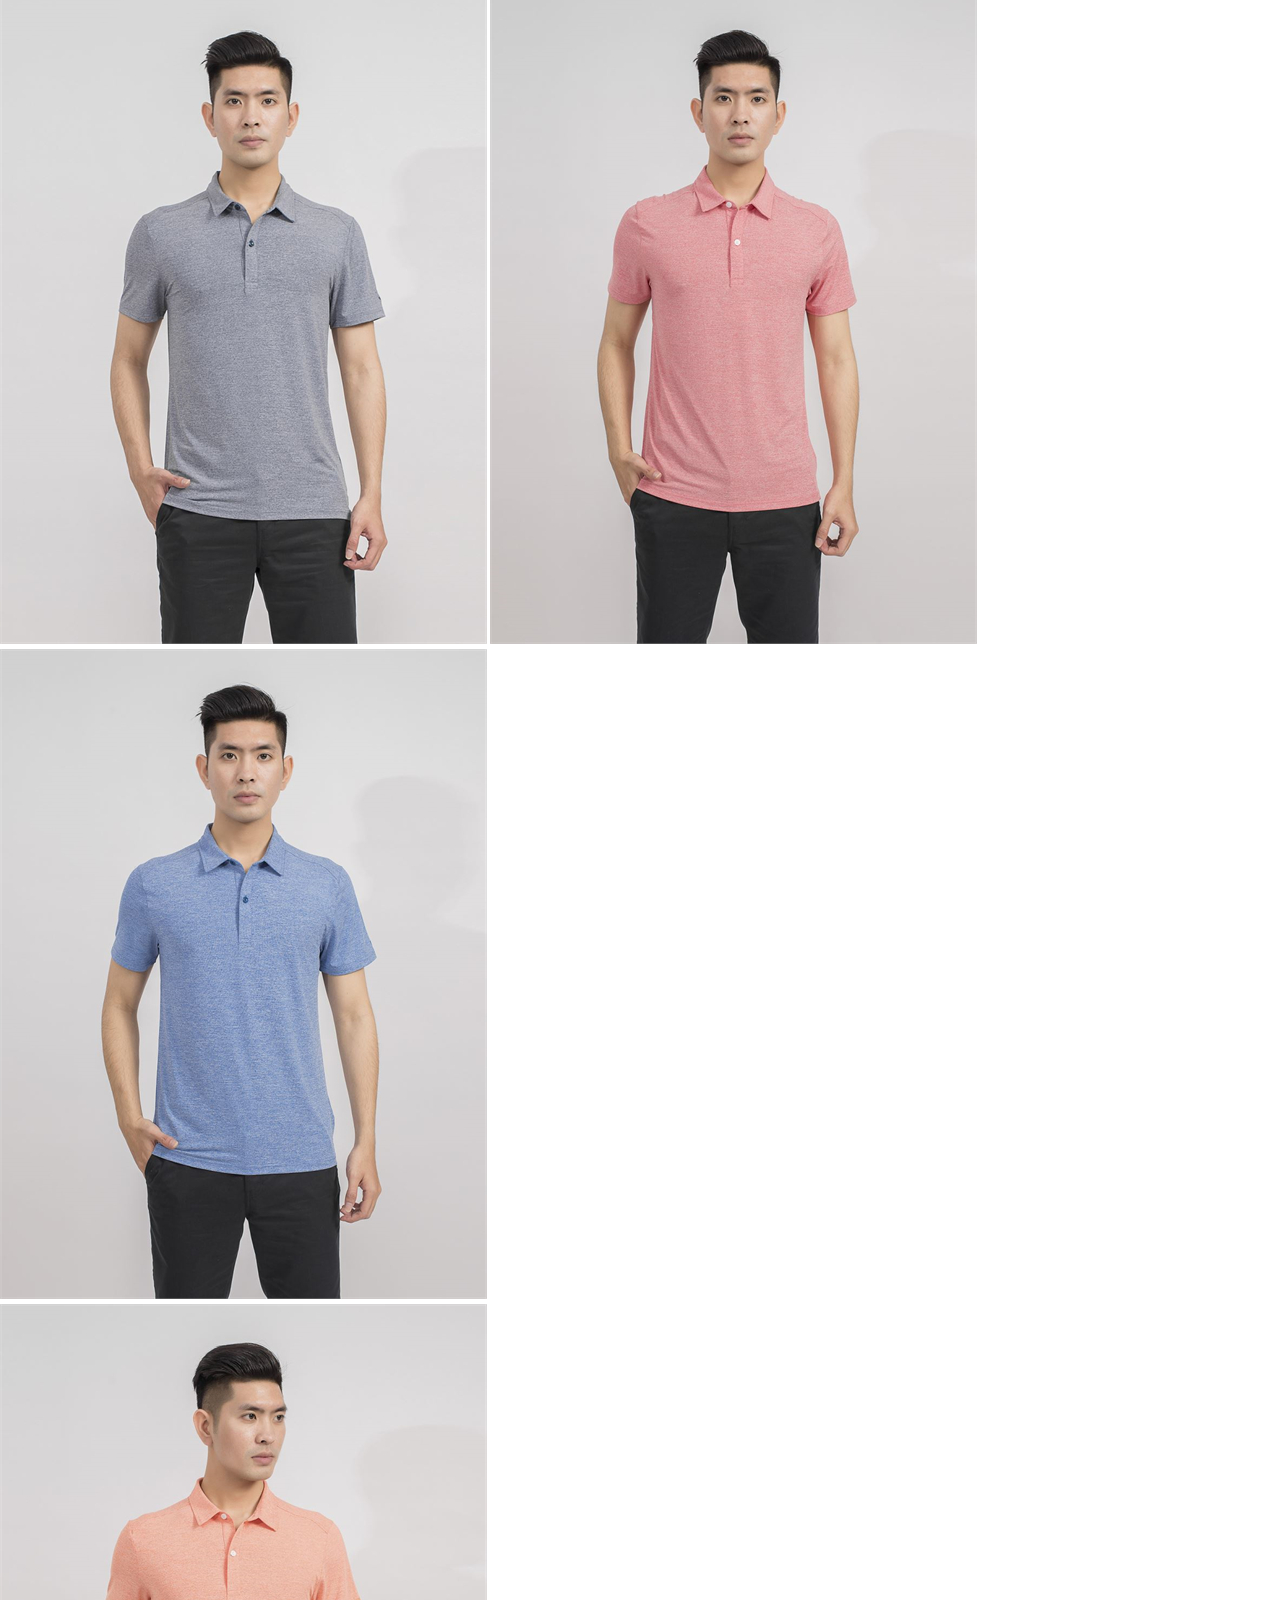
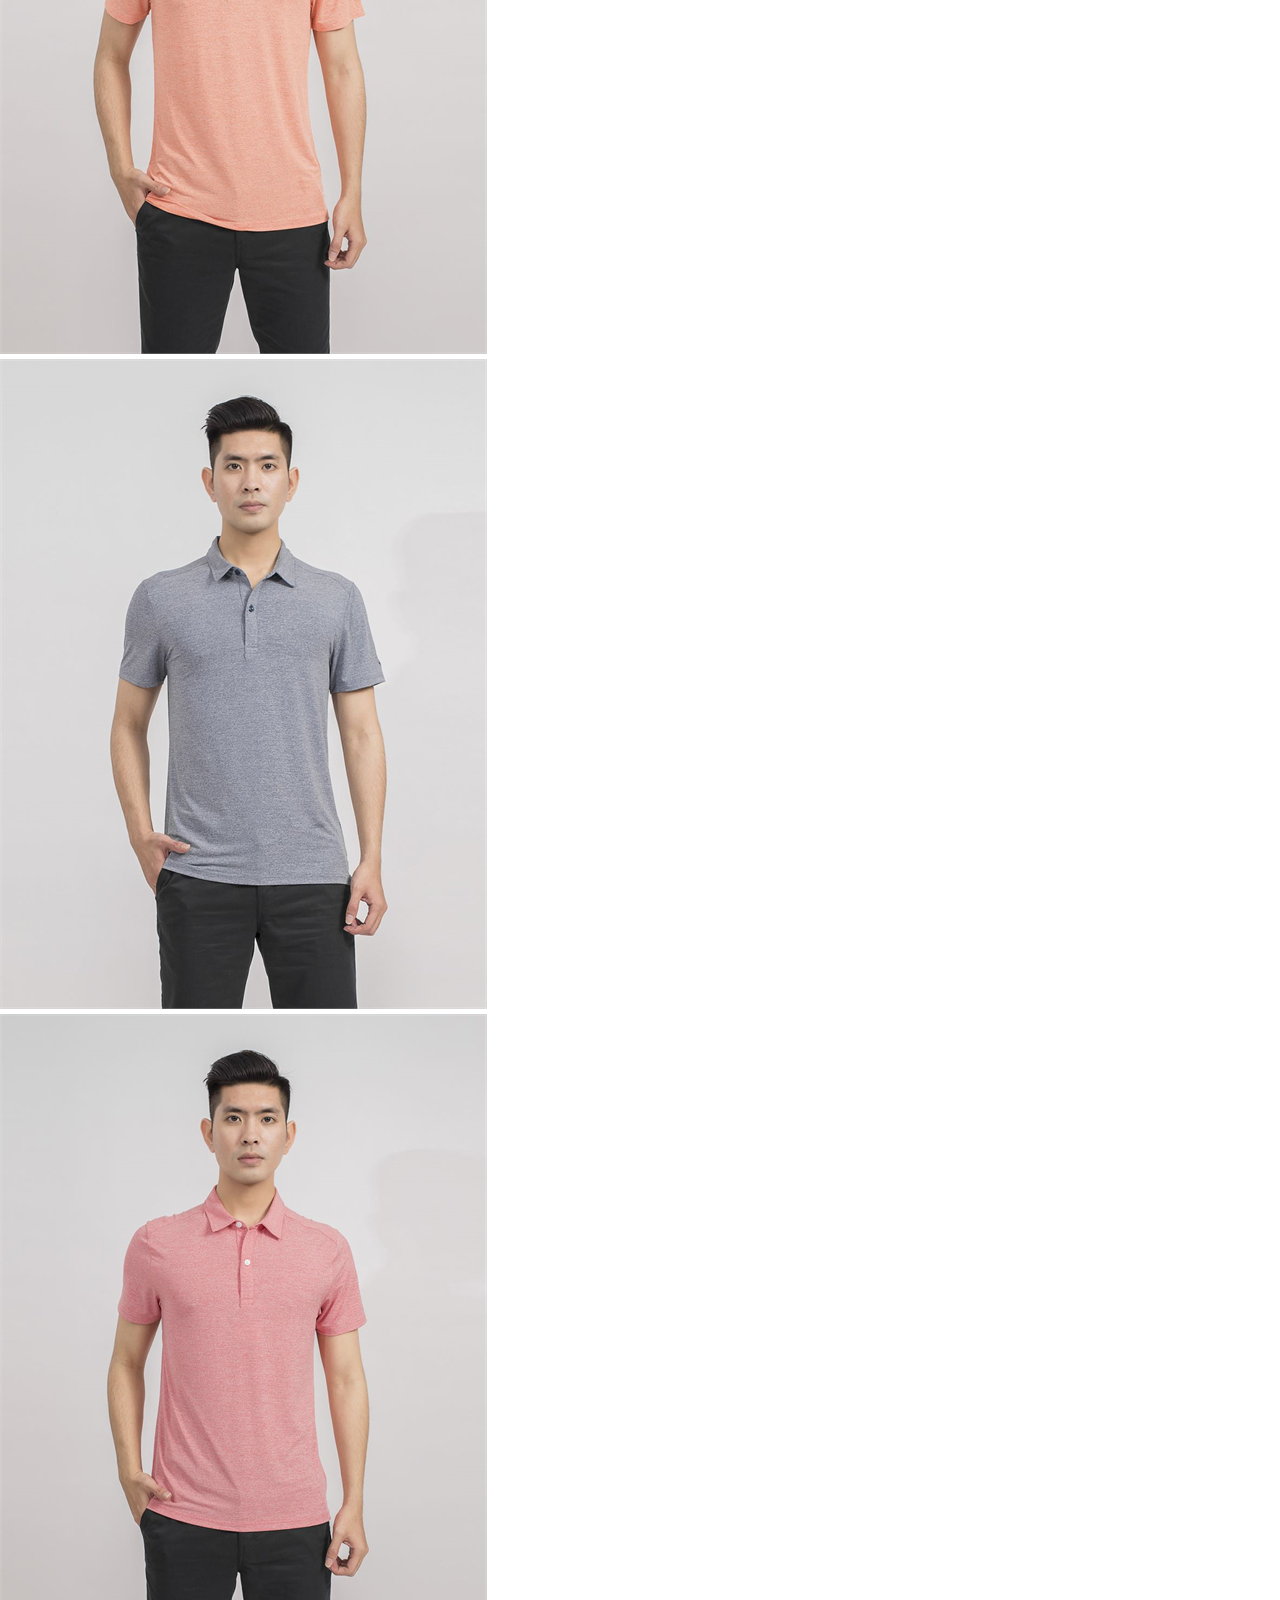
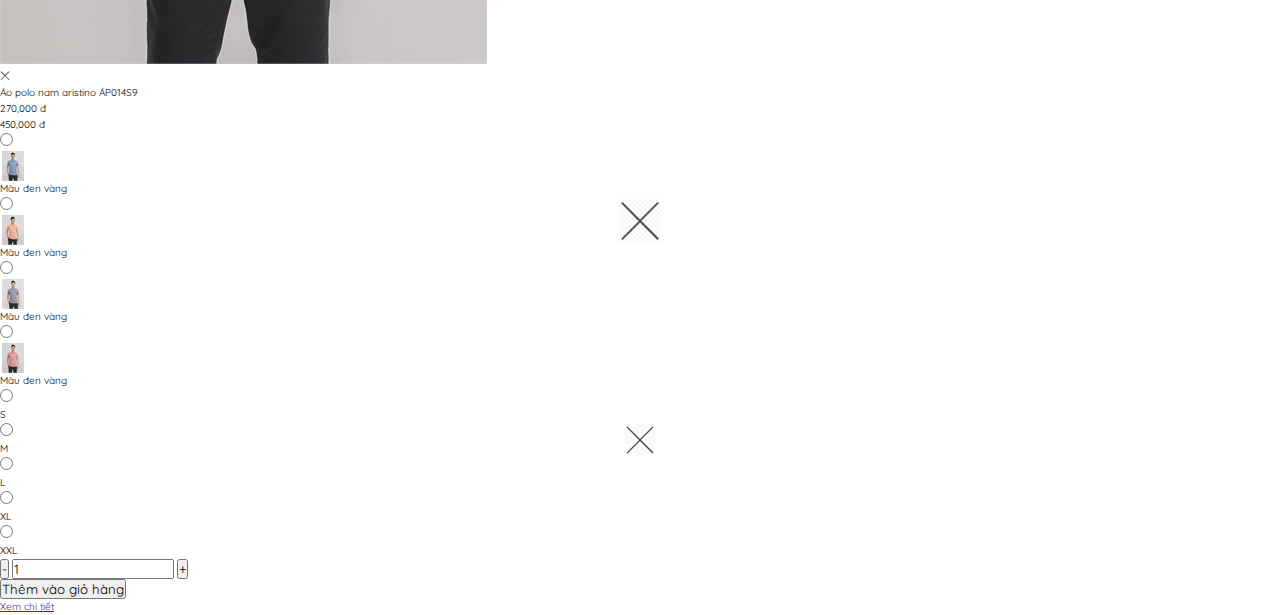
<file: product.html>
<!DOCTYPE html>
<html lang="en">
<head>
    <meta charset="UTF-8">
    <meta http-equiv="X-UA-Compatible" content="IE=edge">
    <meta name="viewport" content="width=device-width, initial-scale=1.0">
    <title>Ecommerce</title>
    <link rel="icon" href="./public/images/logo_icon.png">
    <!-- Dùn lấy icon -->
    <link rel="stylesheet" href="./public/font/fontawesome-free-5.15.1-web/css/all.min.css">
    <link rel="stylesheet" href="./public/font/fontawesome-free-5.15.1-web/css/fontawesome.min.css">
    <!-- Dùn lấy icon -->
    <link rel="stylesheet" href="./public/themify-icons/themify-icons.css">
    <!-- css trang -->
    <link rel="stylesheet" href="./public/css/main.css">
    <link rel="stylesheet" href="./public/css/product.css">
    <!-- Bootstrap -->
    <link href="https://cdn.jsdelivr.net/npm/bootstrap@5.0.0/dist/css/bootstrap.min.css" rel="stylesheet" integrity="sha384-wEmeIV1mKuiNpC+IOBjI7aAzPcEZeedi5yW5f2yOq55WWLwNGmvvx4Um1vskeMj0" crossorigin="anonymous">
    <!-- Font ngoài -->
    <link rel="preconnect" href="https://fonts.gstatic.com">
    <link rel="preconnect" href="https://fonts.gstatic.com">
    <link href="https://fonts.googleapis.com/css2?family=Quicksand:wght@300;400;500;600;700&display=swap" rel="stylesheet">
    <!-- Carousel -->
    <link rel="stylesheet" href="./public/OwlCarousel/dist/assets/owl.carousel.min.css">
    <link rel="stylesheet" href="./public/OwlCarousel/dist/assets/owl.theme.default.min.css">
</head>
<body>
    <div class="app">
        <header class="header">
            <div class="container-fluid header_topbar">
                <ul class="header_topbar_list header_topbar_list_left">
                    <li class="header_topbar_item">
                        <i class="fa fa-phone header_topbar-icon" aria-hidden="true"></i>
                        <span class="header_topbar_item_phone">
                            0355123450
                        </span>
                    </li>
                </ul>
                <ul class="header_topbar_list header_topbar_list_right">
                    <li class="header_topbar_item"  title="Tìm kiếm">
                        <!-- <i class="fa fa-search header_topbar-icon" aria-hidden="true"></i> -->
                        <label for="input_checkbox_search">
                            <span class="ti-search header_topbar-icon"></span>
                        </label>
                        
                    </li>
                    <li class="header_topbar_item header_topbar_item_cart" title="Giỏ hàng">
                        <label for="input_checkbox__cart"   onclick="checkedCart()">
                            <i class="fa fa-shopping-cart header_topbar-icon " aria-hidden="true"></i>
                            <span class="header_topbar_item_cart_number">3</span>
                        </label>
                    </li>
                    <!-- Nếu chưa đăng nhập -->
                    <!-- <li class="header_topbar_item" title="Đăng nhập/Đăng xuất">
                        <a href="">
                            <i class="fa fa-user header_topbar-icon" aria-hidden="true"></i>
                        </a>
                    </li> -->
                    <!-- Nếu đã đăng nhập -->
                    <li class="header_topbar_item header_topbar_account">
                        <a href="" class="header_topbar_user">
                            <img src="./public/images/avatar.jpg" alt="" class="header_topbar_item_avatar">
                        </a>
                        <div class="header_topbar_user_menu">
                            <ul class="header_topbar_user_list">
                                <li class="header_topbar_user_item">
                                    <span style="color: #26a998;">Xin chào: </span><span style="color: red;">Khải</span>
                                </li>
                                <li class="header_topbar_user_item">
                                    <a href="">Thông tin tài khoản</a>
                                </li>
                                <li class="header_topbar_user_item">
                                    <a href="">Đơn mua</a>
                                </li>
                                <li class="header_topbar_user_item">
                                    <a href="">Đăng xuất</a>
                                </li>
                            </ul>
                        </div>
                    </li>
                </ul>
            </div>
            <!-- <div class="container-fluid header_navbar app_header_navbar" id="header_navbar"> -->
            <div class="container-fluid header_navbar" id="header_navbar">

                <ul class="header_navbar_list">
                    <li class="header_navbar_item">
                        <a href="#" class="header_navbar_item_kw">Trang chủ</a>
                    </li>
                    <li class="header_navbar_item header_navbar_item_product">
                        <span class="header_navbar_item_kw">Sản phẩm</span>
                        <!-- Hover Sản Phẩm -->
                        <div class="header_navbar_item_product_modal" id="item_product">
                            <div class="header_navbar_item_product_list">
                                <ul class="header_navbar_item_product_list_ul">
                                    <li class="header_navbar_item_product_list_ul_key"><a href="">ÁO</a></li>
                                    <li><a href="./category.html">Áo sơ mi</a></li>
                                    <li><a href="./category.html">Áo polo</a></li>
                                    <li><a href="./category.html">Áo len</a></li>
                                    <li><a href="./category.html">Áo T-Shirt</a></li>
                                    <li><a href="./category.html">Áo khoác</a></li>
                                    <li><a href="./category.html">Áo thun dài tay</a></li>
                                </ul>
                                <ul class="header_navbar_item_product_list_ul">
                                    <li class="header_navbar_item_product_list_ul_key"><a href="">Quần</a></li>
                                    <li><a href="./category.html">Quần âu</a></li>
                                    <li><a href="./category.html">Quần kaki</a></li>
                                    <li><a href="./category.html">Quần thể thao</a></li>
                                    <li><a href="./category.html">Quần jeans</a></li>
                                    <li><a href="./category.html">Quần Short</a></li>
                                </ul>
                                <ul class="header_navbar_item_product_list_ul">
                                    <li class="header_navbar_item_product_list_ul_key"><a href="">Đồ lót</a></li>
                                    <li><a href="./category.html">Boxer</a></li>
                                    <li><a href="./category.html">Brief</a></li>
                                </ul>
                                <ul class="header_navbar_item_product_list_ul">
                                    <li class="header_navbar_item_product_list_ul_key"><a href="">Phụ kiện</a></li>
                                    <li><a href="./category.html">Thắt lưng</a></li>
                                    <li><a href="./category.html">Ví nam</a></li>
                                    <li><a href="./category.html">Cà vạt</a></li>
                                    <li><a href="./category.html">Cặp da</a></li>
                                    <li><a href="./category.html">Giày da</a></li>
                                    <li><a href="./category.html">Vali</a></li>
                                </ul>
                                <ul class="header_navbar_item_product_list_ul">
                                    <li class="header_navbar_item_product_list_ul_key"><a href="">Kidman</a></li>
                                    <li><a href="./category.html">Áo sơ mi</a></li>
                                    <li><a href="./category.html">Áo polo</a></li>
                                    <li><a href="./category.html">Áo len</a></li>
                                    <li><a href="./category.html">Áo T-Shirt</a></li>
                                    <li><a href="./category.html">Áo khoác</a></li>
                                    <li><a href="./category.html">Áo thun dài tay</a></li>
                                </ul>
                            </div>
                            
                        </div>
                    </li>
                    <li class="header_navbar_item">
                        <span class="header_navbar_item_kw">Bộ sưu tập</span>
                    </li>
                    <li class="header_navbar_item header_navbar_item_logo">
                        <a href=""><img src="./public/images/logo-typo.png" alt=""></a>
                    </li>
                    <li class="header_navbar_item">
                        <a href="" class="header_navbar_item_kw"><span>Tin tức</span></a>
                    </li>
                    <li class="header_navbar_item">
                        <span class="header_navbar_item_kw">Đồng phục</span>
                    </li>
                    <li class="header_navbar_item">
                        <a href="" class="header_navbar_item_kw"><span>Liên hệ</span></a>
                    </li>
                </ul>
            </div>
            <div class="header_hidden"></div>
            <div class="abc" id="abc" style="color: white;z-index: 1;"></div>
            
            <!-- Search sản phẩm-->
            
        </header>
        <!-- END HEADER -->

        <!-- CONTAINER -->

        <div class="container app_container">
            <div class="app_container_top">
                <a href="" class="app_container_top_to"><i class="fas fa-home"></i> Trang chủ</a>
                <a href="" class="app_container_top_to">Áo Polo trơn</a>
                <span class="app_container_top_from">ÁO POLO NAM ARISTINO APS014S9</span>
            </div>
            <!-- Chi tiết sản phẩm -->
            <div class="app_container_product">
                <div class="row">
                    <div class="col-xl-6 col-lg-6 col-md-6 col-sm-12 col-12">
                        <div class="app_container_product_images">
                            <div class="app_container_product_images_big_content">
                                <div class="app_container_product_images_big">
                                    <img src="./public/images/product/product_big/hong1.jpg" alt="" id="product_images_big" class="product_images_big">
                                    <div class="app_container_product_images_big_zoom" id="product_images_big_zoom"></div>
                                </div>
                                
                            </div>
                            <div class="app_container_product_images_small">
                                <div class="owl-one owl-carousel owl-theme owl-loaded">
                                    <div class="owl-stage-outer">
                                        <div class="owl-stage">
                                            <div class="owl-item">
                                                <!-- id = image_(id_product)_(Tên đuôi ảnh) -->
                                                <img src="./public/images/product/product_big/hong1.jpg" onclick="changeImage(this.id)" id="image_123_hong1" data-target-image="./public/images/product/product_big/hong1.jpg" alt="" class="app_container_product_images_small_img">
                                            </div>
                                            <div class="owl-item">
                                                <img src="./public/images/product/product_big/hong2.jpg" onclick="changeImage(this.id)" id="image_123_hong2" data-target-image="./public/images/product/product_big/hong2.jpg" alt="" class="app_container_product_images_small_img">
                                            </div>
                                            <div class="owl-item">
                                                <img src="./public/images/product/product_big/hong3.jpg" onclick="changeImage(this.id)" id="image_123_hong3" data-target-image="./public/images/product/product_big/hong3.jpg" alt="" class="app_container_product_images_small_img">
                                            </div>
                                            <div class="owl-item">
                                                <img src="./public/images/product/product_big/hong4.jpg" onclick="changeImage(this.id)" id="image_123_hong4" data-target-image="./public/images/product/product_big/hong4.jpg" alt="" class="app_container_product_images_small_img">
                                            </div>
                                            <div class="owl-item">
                                                <img src="./public/images/product/product_big/xam1.jpg" onclick="changeImage(this.id)" id="image_123_xam1" data-target-image="./public/images/product/product_big/xam1.jpg" alt="" class="app_container_product_images_small_img">
                                            </div>
                                            <div class="owl-item">
                                                <img src="./public/images/product/product_big/xam2.jpg" onclick="changeImage(this.id)" id="image_123_xam2" data-target-image="./public/images/product/product_big/xam2.jpg" alt="" class="app_container_product_images_small_img">
                                            </div>
                                            <div class="owl-item">
                                                <img src="./public/images/product/product_big/xam3.jpg" onclick="changeImage(this.id)" id="image_123_xam3" data-target-image="./public/images/product/product_big/xam3.jpg" alt="" class="app_container_product_images_small_img">
                                            </div>
                                            <div class="owl-item">
                                                <img src="./public/images/product/product_big/xam4.jpg" onclick="changeImage(this.id)" id="image_123_xam4" data-target-image="./public/images/product/product_big/xam4.jpg" alt="" class="app_container_product_images_small_img">
                                            </div>
                                            <div class="owl-item">
                                                <img src="./public/images/product/product_big/xanh1.jpg" onclick="changeImage(this.id)" id="image_123_xanh1" data-target-image="./public/images/product/product_big/xanh1.jpg" alt="" class="app_container_product_images_small_img">
                                            </div>
                                            <div class="owl-item">
                                                <img src="./public/images/product/product_big/xanh2.jpg" onclick="changeImage(this.id)" id="image_123_xanh2" data-target-image="./public/images/product/product_big/xanh2.jpg" alt="" class="app_container_product_images_small_img">
                                            </div>
                                            <div class="owl-item">
                                                <img src="./public/images/product/product_big/xanh3.jpg" onclick="changeImage(this.id)" id="image_123_xanh3" data-target-image="./public/images/product/product_big/xanh3.jpg" alt="" class="app_container_product_images_small_img">
                                            </div>
                                            <div class="owl-item">
                                                <img src="./public/images/product/product_big/xanh4.jpg" onclick="changeImage(this.id)" id="image_123_xanh4" data-target-image="./public/images/product/product_big/xanh4.jpg" alt="" class="app_container_product_images_small_img">
                                            </div>
                                            <div class="owl-item">
                                                <img src="./public/images/product/product_big/xanh4.jpg" onclick="changeImage(this.id)" id="image_123_xanh5" data-target-image="./public/images/product/product_big/xanh4.jpg" alt="" class="app_container_product_images_small_img">
                                            </div>
                                        </div>
                                    </div>
                                </div>
                                <div class="owl-nav">
                                    <div class="owl-prev customPrevBtn app_container_product_images_small_prev"><i class="fas fa-arrow-circle-left"></i></div>
                                    <div class="owl-next customNextBtn app_container_product_images_small_next"><i class="fas fa-arrow-circle-right"></i></div>
                                </div>
                                
                            </div>
                        </div>
                    </div>
                    <div class="col-xl-6 col-lg-6 col-md-6 col-sm-12 col-12">
                        <div class="app_container_product_info">
                            <div class="app_container_product_info_name">
                                Áo polo name Aristino APS014S9
                            </div>
                            <div class="app_container_product_info_code">
                                <div class="app_container_product_info_code_text">Mã sản phẩm: </div>
                                <div class="app_container_product_info_code_name">CSTS05812CT06RB</div>
                            </div>
                            <!-- <div class="app_container_product_info_price">
                                450,000 đ
                            </div> -->
                            <div class="app_container_product_info_sale">
                                <div class="app_container_product_info_sale_new">270,000 đ</div>
                                <div class="app_container_product_info_sale_old">350,000 đ</div>
                            </div>
                            <form action="">
                                <div class="product_color owl-dots">
                                    <ul>
                                        <li class="product_color_list owl-dot" data-id="1" data-name="product_color_" id="product_color_1" onclick="changeBorderColor(this.id)" onmouseover="hoverBorderColor(this.id)" onmouseout="outBorderColor(this.id)">
                                            <div class="app_modal_product_color_radio">
                                                <input type="radio" name="colorID" value="1" class="product_color_radio_input">
                                                <div class="product_color_radio_btn" style="background: url('./public/images/product/product_nano/p1.jpg') no-repeat center center;width: 25px;height: 30px;" 
                                                data-bs-target="#carouselProduct" data-bs-slide-to="0" class="active product_images_small" aria-current="true" aria-label="Slide 1"></div>
                                            </div>
                                            <div class="product_color_list_title">
                                                Màu đen vàng
                                            </div>
                                        </li>
                                        <!-- Nếu hết màu sản phầm -->
                                        <li class="product_color_list owl-dot" data-id="2" data-name="product_color_" id="product_color_2"  onclick="changeBorderColor(this.id)" onmouseover="hoverBorderColor(this.id)" onmouseout="outBorderColor(this.id)">
                                            <div class="product_color_radio" style="background: url('./public/images/product/product_nano/soldout.png') no-repeat center center;background-size: contain;">
                                                <input type="radio" name="colorID" value="2" class="product_color_radio_input">
                                                <div class="product_color_radio_btn app_modal_product_soldout" style="background: url('./public/images/product/product_nano/p2.jpg') no-repeat center center;width: 25px;height: 30px;" 
                                                data-bs-target="#carouselProduct" data-bs-slide-to="1" class="active product_images_small" aria-current="true" aria-label="Slide 2"></div>
                                            </div>
                                            <div class="product_color_list_title">
                                                Màu hồng
                                            </div>
                                        </li>
                                        <li class="product_color_list owl-dot" data-id="3" data-name="product_color_" id="product_color_3" onclick="changeBorderColor(this.id)" onmouseover="hoverBorderColor(this.id)" onmouseout="outBorderColor(this.id)">
                                            <div class="app_modal_product_color_radio">
                                                <input type="radio" name="colorID" value="3" class="product_color_radio_input">
                                                <div class="product_color_radio_btn" style="background: url('./public/images/product/product_nano/p3.jpg') no-repeat center center;width: 25px;height: 30px;" 
                                                data-bs-target="#carouselProduct" data-bs-slide-to="2" class="active product_images_small" aria-current="true" aria-label="Slide 3"></div>
                                            </div>
                                            <div class="product_color_list_title">
                                                Màu hồng
                                            </div>
                                        </li>
                                        <li class="product_color_list owl-dot" data-id="4" data-name="product_color_" id="product_color_4"  onclick="changeBorderColor(this.id)" onmouseover="hoverBorderColor(this.id)" onmouseout="outBorderColor(this.id)">
                                            <div class="product_color_radio">
                                                <input type="radio" name="colorID" value="4" class="product_color_radio_input">
                                                <div class="app_modal_product_color_radio_btn" style="background: url('./public/images/product/product_nano/p4.jpg') no-repeat center center;width: 25px;height: 30px;" 
                                                data-bs-target="#carouselProduct" data-bs-slide-to="3" class="active product_images_small" aria-current="true" aria-label="Slide 4"></div>
                                            </div>
                                            <div class="product_color_list_title">
                                                Màu hồng
                                            </div>
                                        </li>
                                    </ul>
                                </div>
                                <div class="product_size">
                                    <ul>
                                        <li class="product_size_list" data-id="S" data-name="product_size_" id="product_size_S" onclick="changeBorderSize(this.id)" onmouseover="hoverBorderSize(this.id)" onmouseout="outBorderSize(this.id)">
                                            <div class="app_modal_product_size_radio">
                                                <input type="radio" name="sizeID" value="S" class="product_size_radio_input">
                                                <div class="app_modal_product_size_radio_btn">S</div>
                                            </div>
                                        </li>
                                        <!-- Nếu kích thước hết -->
                                        <li class="product_size_list" data-id="M" data-name="product_size_" id="product_size_M" onclick="changeBorderSize(this.id)" onmouseover="hoverBorderSize(this.id)" onmouseout="outBorderSize(this.id)">
                                            <div class="app_modal_product_size_radio" style="background: url('./public/images/product/product_nano/soldout.png') no-repeat center center;background-size: contain;">
                                                <input type="radio" name="sizeID" value="M" class="product_size_radio_input">
                                                <div class="app_modal_product_size_radio_btn">M</div>
                                            </div>
                                        </li>
                                        <li class="product_size_list" data-id="L" data-name="product_size_" id="product_size_L" onclick="changeBorderSize(this.id)" onmouseover="hoverBorderSize(this.id)" onmouseout="outBorderSize(this.id)">
                                            <div class="app_modal_product_size_radio">
                                                <input type="radio" name="sizeID" value="L" class="product_size_radio_input">
                                                <div class="app_modal_product_size_radio_btn">L</div>
                                            </div>
                                        </li>
                                        <li class="product_size_list" data-id="XL" data-name="product_size_" id="product_size_XL" onclick="changeBorderSize(this.id)" onmouseover="hoverBorderSize(this.id)" onmouseout="outBorderSize(this.id)">
                                            <div class="app_modal_product_size_radio">
                                                <input type="radio" name="sizeID" value="XL" class="product_size_radio_input">
                                                <div class="app_modal_product_size_radio_btn">XL</div>
                                            </div>
                                        </li>
                                        <li class="product_size_list" data-id="XXL" data-name="product_size_" id="product_size_XXL" onclick="changeBorderSize(this.id)" onmouseover="hoverBorderSize(this.id)" onmouseout="outBorderSize(this.id)">
                                            <div class="app_modal_product_size_radio">
                                                <input type="radio" name="sizeID" value="XXL" class="product_size_radio_input">
                                                <div class="app_modal_product_size_radio_btn">XXL</div>
                                            </div>
                                        </li>
                                    </ul>
                                    <div class="app_modal_product_size_note">
                                        Chọn size <i class="far fa-question-circle"></i>
                                    </div>
                                </div>
                                <div class="product_number">
                                    <input type="button" onclick="MinusQty()" class="product_number_btn" value="-">
                                    <input type="text" oninput="InputQty()" name="productQty" id="productQty" value="1" min="1" max="" class="product_number_qty">
                                    <input type="button" onclick="PlusQty()" class="product_number_btn" value="+">
                                </div>
                                <div class="app_container_product_info_submit">
                                    <button type="submit" class="product_submit">Thêm vào giỏ hàng</button>
                                </div>
                                
                            </form>
                            <!-- Thông tin thêm -->
                            <div class="accordion" id="accordionExample">
                                <div class="accordion-item">
                                  <h2 class="accordion-header" id="headingOne">
                                    <button class="accordion-button collapsed" type="button" data-bs-toggle="collapse" data-bs-target="#collapseOne" aria-expanded="false" aria-controls="collapseOne">
                                      CHI TIẾT SẢN PHẨM
                                    </button>
                                  </h2>
                                  <div id="collapseOne" class="accordion-collapse collapse" aria-labelledby="headingOne" data-bs-parent="#accordionExample">
                                    <div class="accordion-body">
                                      <!-- Content -->
                                        <div class="product_info_content">
                                            <div class="product_info_content_list">
                                                <div class="product_info_title text_inline">
                                                    Kiểu dáng:
                                                </div>
                                                <div class="product_info_content_text text_inline">
                                                    SLIM FIT
                                                </div>
                                            </div>
                                            <div class="product_info_content_list">
                                                <div class="product_info_title text_inline">
                                                    Chi tiết: 
                                                </div>
                                                <div class="product_info_content_text">
                                                    - Áo Polo phom dáng Slim Fit ôm vừa vặn, trẻ trung và tôn dáng.
                                                </div>
                                                <div class="product_info_content_text">
                                                    - Thiết kế cơ bản, dệt tạo hiệu ứng màu melange độc đáo, màu sắc áo đa dạng, có thể kết hợp với nhiều loại trang phục khác nhau trong nhiều hoàn cảnh khác nhau.
                                                </div>
                                            </div>
                                            <div class="product_info_content_list">
                                                <div class="product_info_title text_inline">
                                                    Chất liệu:
                                                </div>
                                                <div class="product_info_content_text">
                                                    - Chất liệu Askin Polyester siêu mỏng nhẹ, với khả năng thấm hút, khả năng giữ form, giữ màu vượt trội, dành riêng cho các quý ông ưa vận động. Kết hợp Spandex giúp áo có khả năng co giãn thoải mái.
                                                </div>
                                            </div>
                                            <div class="product_info_content_list">
                                                <div class="product_info_title text_inline">
                                                    Màu sắc:
                                                </div>
                                                <div class="product_info_content_text text_inline">
                                                    Xanh tím than, Trắng, Đỏ, Hồng, Cam
                                                </div>
                                            </div>
                                            <div class="product_info_content_list">
                                                <div class="product_info_title text_inline">
                                                    Size:
                                                </div>
                                                <div class="product_info_content_text text_inline">
                                                    S - M - L - XL - XXL
                                                </div>
                                            </div>
                                        </div>
                                    </div>
                                  </div>
                                </div>
                                <div class="accordion-item">
                                  <h2 class="accordion-header" id="headingTwo">
                                    <button class="accordion-button collapsed" type="button" data-bs-toggle="collapse" data-bs-target="#collapseTwo" aria-expanded="false" aria-controls="collapseTwo">
                                      GỢI Ý PHỐI ĐỒ
                                    </button>
                                  </h2>
                                  <div id="collapseTwo" class="accordion-collapse collapse" aria-labelledby="headingTwo" data-bs-parent="#accordionExample">
                                    <div class="accordion-body">
                                      <!-- Content -->
                                    </div>
                                  </div>
                                </div>
                                <div class="accordion-item">
                                  <h2 class="accordion-header" id="headingThree">
                                    <button class="accordion-button collapsed" type="button" data-bs-toggle="collapse" data-bs-target="#collapseThree" aria-expanded="false" aria-controls="collapseThree">
                                      GIAO HÀNG VÀ TRẢ HÀNG
                                    </button>
                                  </h2>
                                  <div id="collapseThree" class="accordion-collapse collapse" aria-labelledby="headingThree" data-bs-parent="#accordionExample">
                                    <div class="accordion-body">
                                      <!-- Content -->
                                        <div class="product_info_shipping">
                                            <div class="product_info_shipping_list">
                                                <span class="ti-shopping-cart-full"></span>
                                                <div class="product_info_shipping_list_text">
                                                    Đơn hàng có hóa đơn thanh toán nguyên giá từ 500k hoặc đơn hàng đã thanh toán bằng hình thức chuyển khoản, qua ví điện tử online: áp dụng freeship (phí ship 0 đồng)
                                                </div>
                                            </div>
                                            <div class="product_info_shipping_list">
                                                <span class="ti-shopping-cart-full"></span>
                                                <div class="product_info_shipping_list_text">
                                                    Đơn hàng có hóa đơn thanh toán từ 500k trở lên và có chứa sản phẩm giảm giá: áp dụng phí ship 20.000đ
                                                </div>
                                            </div>
                                            <div class="product_info_shipping_list">
                                                <span class="ti-shopping-cart-full"></span>
                                                <div class="product_info_shipping_list_text">
                                                    Đơn hàng có hóa đơn thanh toán dưới 500k: Áp dụng thu phí ship 30.000đ
                                                </div>
                                            </div>
                                            <div class="product_info_shipping_list">
                                                <span class="ti-shopping-cart-full"></span>
                                                <div class="product_info_shipping_list_text">
                                                    Đơn hàng nội thành Hà Nội cần ship nhanh trong 6h: áp dụng thu phí ship 40.000đ
                                                </div>
                                            </div>
                                            <div class="product_info_shipping_list">
                                                <span class="ti-shopping-cart-full"></span>
                                                <div class="product_info_shipping_list_text">
                                                    Toàn bộ đơn hàng online đều không áp dụng đồng kiểm (xem hàng trước khi nhận)
                                                </div>
                                            </div>
                                            <div class="product_info_shipping_list">
                                                <span class="ti-shopping-cart-full"></span>
                                                <div class="product_info_shipping_list_text">
                                                    Khách hàng thanh toán, nhận hàng đều được áp dụng chính sách đổi trả theo quy định đổi trả của công ty.
                                                </div>
                                            </div>
                                        </div>
                                    </div>
                                  </div>
                                </div>
                                <div class="accordion-item">
                                    <h2 class="accordion-header" id="headingFour">
                                      <button class="accordion-button collapsed" type="button" data-bs-toggle="collapse" data-bs-target="#collapseFour" aria-expanded="false" aria-controls="collapseFour">
                                        CHẤT LIỆU VÀ CHĂM SÓC
                                      </button>
                                    </h2>
                                    <div id="collapseFour" class="accordion-collapse collapse" aria-labelledby="headingFour" data-bs-parent="#accordionExample">
                                      <div class="accordion-body">
                                        <!-- Content -->
                                      </div>
                                    </div>
                                  </div>
                            </div>
                        </div>
                    </div>
                </div>
            </div>
            <!-- Sản phẩm cùng loại -->
            <div class="app_container_product_related">
                <div class="app_container_product_related_top">
                    <div class="app_container_product_related_title">Sản phẩm liên quan</div>
                    <div class="app_container_product_related_move">
                        <div class="owl-prev2 customPrevBtn2 "><i class="fas fa-chevron-left"></i></div>
                        <div class="owl-next2 customNextBtn2"><i class="fas fa-chevron-right"></i></div>
                    </div>
                </div>
                

                <div class="owl-two owl-carousel owl-theme owl-loaded">
                    <div class="owl-stage-outer">
                        <div class="owl-stage">
                            <div class="owl-item">
                                <div class="product_item" data-id="1" data-name="product_related_" data-nameBot="product_related_bot_" id="product_related_1" onmouseover="Hoverevent(this.id)" onmouseout="Outevent(this.id)">
                                    <div class="product_item_top">
                                        <a href=""><img src="./public/images/product/avatar_b/p1.jpg" alt=""></a>
                                        <a href="" class="product_item_name">Áo polo coolmax Germany TP065</a>
                                        <!-- Không giảm giá -->
                                        <div class="product_item_price">
                                            <!-- 380,000 <span class="price_d">đ</span> -->
                                        </div>
                                        <!-- Giảm giá -->
                                        <div class="product_item_price product_item_price_flex">
                                            <div class="product_item_price_new">200,000 <span class="price_d">đ</span></div>
                                            <div class="product_item_price_old">380,000 <span class="price_d">đ</span></div>
                                        </div>
                                    </div>
                                    <!-- id = 'data-nameBot' + 'data-id' -->
                                    <div class="product_item_bot" id="product_related_bot_1">
                                        <div class="product_item_bot_l">
                                            <label for="input_checkbox_product" class="ti-shopping-cart product_item_bot_link"  onclick="checkboxProduct(this.id)"> <span>Mua nhanh</span></label> 
                                        </div>
                                        <div class="product_item_bot_r">
                                            <a href="" class="product_item_bot_link"><span class="ti-eye"></span>  <span>Xem chi tiết</span></a>
                                        </div>
                                    </div>
                                    <!-- Yêu thích -->
                                    <div class="product_item_favourite">
                                        <!-- Chưa yêu thích -->
                                        <span class="product_item_favourite_link"><span class="ti-heart product_item_favourite_noheart" data-id="1" data-name-no="related_noFavourite_" data-name-have="related_haveFavourite_" id="related_noFavourite_1" onclick="addFavourite(this.id)"></span></span>
                                        <!-- <span class="product_item_favourite_link"><i class="far fa-heart product_item_favourite_heart" aria-hidden="true" id="Favourite_1" onclick="Favourite(this.id)"></i></span> -->
                                        <!-- Đã yêu thích -->
                                        <span class="product_item_favourite_link"><i class="fas fa-heart product_item_favourite_heart hidden_heart" aria-hidden="true" data-id="1" data-name-no="related_noFavourite_" data-name-have="related_haveFavourite_" id="related_haveFavourite_1" onclick="removeFavourite(this.id)"></i></span>
                                        
                                    </div>
                                    <!-- Giảm giá -->
                                    <div class="product_item_sale">
                                        <div class="product_item_sale_percent">
                                            10%
                                        </div>
                                        <div class="product_item_sale_percent_text">
                                            GIẢM
                                        </div>
                                    </div>
                                </div>
                            </div>
                            <div class="owl-item">
                                <div class="product_item" data-id="2" data-name="product_related_" data-nameBot="product_related_bot_" id="product_related_2" onmouseover="Hoverevent(this.id)" onmouseout="Outevent(this.id)">
                                    <div class="product_item_top">
                                        <a href=""><img src="./public/images/product/avatar_b/p1.jpg" alt=""></a>
                                        <a href="" class="product_item_name">Áo polo coolmax Germany TP065</a>
                                        <!-- Không giảm giá -->
                                        <div class="product_item_price">
                                            <!-- 380,000 <span class="price_d">đ</span> -->
                                        </div>
                                        <!-- Giảm giá -->
                                        <div class="product_item_price product_item_price_flex">
                                            <div class="product_item_price_new">200,000 <span class="price_d">đ</span></div>
                                            <div class="product_item_price_old">380,000 <span class="price_d">đ</span></div>
                                        </div>
                                    </div>
                                    <!-- id = 'data-nameBot' + 'data-id' -->
                                    <div class="product_item_bot" id="product_related_bot_2">
                                        <div class="product_item_bot_l">
                                            <label for="input_checkbox_product" class="ti-shopping-cart product_item_bot_link"  onclick="checkboxProduct(this.id)"> <span>Mua nhanh</span></label> 
                                        </div>
                                        <div class="product_item_bot_r">
                                            <a href="" class="product_item_bot_link"><span class="ti-eye"></span>  <span>Xem chi tiết</span></a>
                                        </div>
                                    </div>
                                    <!-- Yêu thích -->
                                    <div class="product_item_favourite">
                                        <!-- Chưa yêu thích -->
                                        <span class="product_item_favourite_link"><span class="ti-heart product_item_favourite_noheart" data-id="2" data-name-no="related_noFavourite_" data-name-have="related_haveFavourite_" id="related_noFavourite_2" onclick="addFavourite(this.id)"></span></span>
                                        <!-- <span class="product_item_favourite_link"><i class="far fa-heart product_item_favourite_heart" aria-hidden="true" id="Favourite_1" onclick="Favourite(this.id)"></i></span> -->
                                        <!-- Đã yêu thích -->
                                        <span class="product_item_favourite_link"><i class="fas fa-heart product_item_favourite_heart hidden_heart" aria-hidden="true" data-id="2" data-name-no="related_noFavourite_" data-name-have="related_haveFavourite_" id="related_haveFavourite_2" onclick="removeFavourite(this.id)"></i></span>
                                        
                                    </div>
                                    <!-- Giảm giá -->
                                    <div class="product_item_sale">
                                        <div class="product_item_sale_percent">
                                            10%
                                        </div>
                                        <div class="product_item_sale_percent_text">
                                            GIẢM
                                        </div>
                                    </div>
                                </div>
                            </div>
                            <div class="owl-item">
                                <div class="product_item" data-id="3" data-name="product_related_" data-nameBot="product_related_bot_" id="product_related_3" onmouseover="Hoverevent(this.id)" onmouseout="Outevent(this.id)">
                                    <div class="product_item_top">
                                        <a href=""><img src="./public/images/product/avatar_b/p1.jpg" alt=""></a>
                                        <a href="" class="product_item_name">Áo polo coolmax Germany TP065</a>
                                        <!-- Không giảm giá -->
                                        <div class="product_item_price">
                                            <!-- 380,000 <span class="price_d">đ</span> -->
                                        </div>
                                        <!-- Giảm giá -->
                                        <div class="product_item_price product_item_price_flex">
                                            <div class="product_item_price_new">200,000 <span class="price_d">đ</span></div>
                                            <div class="product_item_price_old">380,000 <span class="price_d">đ</span></div>
                                        </div>
                                    </div>
                                    <!-- id = 'data-nameBot' + 'data-id' -->
                                    <div class="product_item_bot" id="product_related_bot_3">
                                        <div class="product_item_bot_l">
                                            <label for="input_checkbox_product" class="ti-shopping-cart product_item_bot_link"  onclick="checkboxProduct(this.id)"> <span>Mua nhanh</span></label> 
                                        </div>
                                        <div class="product_item_bot_r">
                                            <a href="" class="product_item_bot_link"><span class="ti-eye"></span>  <span>Xem chi tiết</span></a>
                                        </div>
                                    </div>
                                    <!-- Yêu thích -->
                                    <div class="product_item_favourite">
                                        <!-- Chưa yêu thích -->
                                        <span class="product_item_favourite_link"><span class="ti-heart product_item_favourite_noheart" data-id="3" data-name-no="related_noFavourite_" data-name-have="related_haveFavourite_" id="related_noFavourite_3" onclick="addFavourite(this.id)"></span></span>
                                        <!-- <span class="product_item_favourite_link"><i class="far fa-heart product_item_favourite_heart" aria-hidden="true" id="Favourite_1" onclick="Favourite(this.id)"></i></span> -->
                                        <!-- Đã yêu thích -->
                                        <span class="product_item_favourite_link"><i class="fas fa-heart product_item_favourite_heart hidden_heart" aria-hidden="true" data-id="3" data-name-no="related_noFavourite_" data-name-have="related_haveFavourite_" id="related_haveFavourite_3" onclick="removeFavourite(this.id)"></i></span>
                                        
                                    </div>
                                    <!-- Giảm giá -->
                                    <div class="product_item_sale">
                                        <div class="product_item_sale_percent">
                                            10%
                                        </div>
                                        <div class="product_item_sale_percent_text">
                                            GIẢM
                                        </div>
                                    </div>
                                </div>
                            </div>
                            <div class="owl-item">
                                <div class="product_item" data-id="4" data-name="product_related_" data-nameBot="product_related_bot_" id="product_related_4" onmouseover="Hoverevent(this.id)" onmouseout="Outevent(this.id)">
                                    <div class="product_item_top">
                                        <a href=""><img src="./public/images/product/avatar_b/p1.jpg" alt=""></a>
                                        <a href="" class="product_item_name">Áo polo coolmax Germany TP065</a>
                                        <!-- Không giảm giá -->
                                        <div class="product_item_price">
                                            <!-- 380,000 <span class="price_d">đ</span> -->
                                        </div>
                                        <!-- Giảm giá -->
                                        <div class="product_item_price product_item_price_flex">
                                            <div class="product_item_price_new">200,000 <span class="price_d">đ</span></div>
                                            <div class="product_item_price_old">380,000 <span class="price_d">đ</span></div>
                                        </div>
                                    </div>
                                    <!-- id = 'data-nameBot' + 'data-id' -->
                                    <div class="product_item_bot" id="product_related_bot_4">
                                        <div class="product_item_bot_l">
                                            <label for="input_checkbox_product" class="ti-shopping-cart product_item_bot_link"  onclick="checkboxProduct(this.id)"> <span>Mua nhanh</span></label> 
                                        </div>
                                        <div class="product_item_bot_r">
                                            <a href="" class="product_item_bot_link"><span class="ti-eye"></span>  <span>Xem chi tiết</span></a>
                                        </div>
                                    </div>
                                    <!-- Yêu thích -->
                                    <div class="product_item_favourite">
                                        <!-- Chưa yêu thích -->
                                        <span class="product_item_favourite_link"><span class="ti-heart product_item_favourite_noheart" data-id="2" data-name-no="related_noFavourite_" data-name-have="related_haveFavourite_" id="related_noFavourite_2" onclick="addFavourite(this.id)"></span></span>
                                        <!-- <span class="product_item_favourite_link"><i class="far fa-heart product_item_favourite_heart" aria-hidden="true" id="Favourite_1" onclick="Favourite(this.id)"></i></span> -->
                                        <!-- Đã yêu thích -->
                                        <span class="product_item_favourite_link"><i class="fas fa-heart product_item_favourite_heart hidden_heart" aria-hidden="true" data-id="4" data-name-no="related_noFavourite_" data-name-have="related_haveFavourite_" id="related_haveFavourite_4" onclick="removeFavourite(this.id)"></i></span>
                                        
                                    </div>
                                    <!-- Giảm giá -->
                                    <div class="product_item_sale">
                                        <div class="product_item_sale_percent">
                                            10%
                                        </div>
                                        <div class="product_item_sale_percent_text">
                                            GIẢM
                                        </div>
                                    </div>
                                </div>
                            </div>
                            <div class="owl-item">
                                <div class="product_item" data-id="5" data-name="product_related_" data-nameBot="product_related_bot_" id="product_related_5" onmouseover="Hoverevent(this.id)" onmouseout="Outevent(this.id)">
                                    <div class="product_item_top">
                                        <a href=""><img src="./public/images/product/avatar_b/p1.jpg" alt=""></a>
                                        <a href="" class="product_item_name">Áo polo coolmax Germany TP065</a>
                                        <!-- Không giảm giá -->
                                        <div class="product_item_price">
                                            <!-- 380,000 <span class="price_d">đ</span> -->
                                        </div>
                                        <!-- Giảm giá -->
                                        <div class="product_item_price product_item_price_flex">
                                            <div class="product_item_price_new">200,000 <span class="price_d">đ</span></div>
                                            <div class="product_item_price_old">380,000 <span class="price_d">đ</span></div>
                                        </div>
                                    </div>
                                    <!-- id = 'data-nameBot' + 'data-id' -->
                                    <div class="product_item_bot" id="product_related_bot_5">
                                        <div class="product_item_bot_l">
                                            <label for="input_checkbox_product" class="ti-shopping-cart product_item_bot_link"  onclick="checkboxProduct(this.id)"> <span>Mua nhanh</span></label> 
                                        </div>
                                        <div class="product_item_bot_r">
                                            <a href="" class="product_item_bot_link"><span class="ti-eye"></span>  <span>Xem chi tiết</span></a>
                                        </div>
                                    </div>
                                    <!-- Yêu thích -->
                                    <div class="product_item_favourite">
                                        <!-- Chưa yêu thích -->
                                        <span class="product_item_favourite_link"><span class="ti-heart product_item_favourite_noheart" data-id="5" data-name-no="related_noFavourite_" data-name-have="related_haveFavourite_" id="related_noFavourite_5" onclick="addFavourite(this.id)"></span></span>
                                        <!-- <span class="product_item_favourite_link"><i class="far fa-heart product_item_favourite_heart" aria-hidden="true" id="Favourite_1" onclick="Favourite(this.id)"></i></span> -->
                                        <!-- Đã yêu thích -->
                                        <span class="product_item_favourite_link"><i class="fas fa-heart product_item_favourite_heart hidden_heart" aria-hidden="true" data-id="5" data-name-no="related_noFavourite_" data-name-have="related_haveFavourite_" id="related_haveFavourite_5" onclick="removeFavourite(this.id)"></i></span>
                                        
                                    </div>
                                    <!-- Giảm giá -->
                                    <div class="product_item_sale">
                                        <div class="product_item_sale_percent">
                                            10%
                                        </div>
                                        <div class="product_item_sale_percent_text">
                                            GIẢM
                                        </div>
                                    </div>
                                </div>
                            </div>
                        </div>
                    </div>
                </div>
            </div>
        </div>

        <!-- END CONTAINER -->

        <!-- FOOTER -->
        <footer class="footer">
            <div class="footer_hr"></div>
            <div class=" app_footer">
                <div class="container app_footer_sectionInfo">
                    <div class="row">
                        <div class="col-xl-3 col-lg-3 col-md-6 col-sm-6 col-6">
                            <div class="app_footer_sectionInfo_top">
                                Gọi mua hàng (8:30-21:30)
                            </div>
                            <div class="app_footer_sectionInfo_between">
                                <div class="app_footer_sectionInfo_icon">
                                    <i class="fas fa-phone-alt"></i>
                                </div>
                                <div class="app_footer_sectionInfo_number">
                                    0355123450
                                </div>
                            </div>
                            <div class="app_footer_sectionInfo_bot">
                                Tất cả các ngày trong tuần
                            </div>
                        </div>
                        <div class="col-xl-3 col-lg-3 col-md-6 col-sm-6 col-6">
                            <div class="app_footer_sectionInfo_top">
                                Góp ý, Khiếu nại (8:30-21:30)
                            </div>
                            <div class="app_footer_sectionInfo_between">
                                <div class="app_footer_sectionInfo_icon">
                                    <i class="fas fa-phone-alt"></i>
                                </div>
                                <div class="app_footer_sectionInfo_number">
                                    0355123450
                                </div>
                            </div>
                            <div class="app_footer_sectionInfo_bot">
                                Các ngày trong tuần ( trừ ngày lễ)
                            </div>
                        </div>
                        <div class="col-xl-3 col-lg-3 col-md-6 col-sm-6 col-6">
                            <div class="app_footer_sectionInfo_top">
                                Đăng ký nhận thông tin mới
                            </div>
                            <form action="">
                                <div class="app_footer_sectionInfo_mail">
                                    <input type="email" class="app_footer_sectionInfo_input" placeholder="Nhập email của bạn tại đây" >
                                    <button class="app_footer_sectionInfo_button">Đăng ký</button>
                                </div>
                            </form>
                        </div>
                        <div class="col-xl-3 col-lg-3 col-md-6 col-sm-6 col-6">
                            <div class="app_footer_sectionInfo_top">
                                Theo dõi chúng tôi
                            </div>
                            <div class="app_footer_sectionInfo_between">
                                <a href="" class="app_footer_sectionInfo_face"><i class="fab fa-facebook-f"></i></a>
                            </div>
                        </div>
                    </div>
                </div>
                <div class="app_footer_contactInfo">
                    <div class="container">
                        <div class="row">
                            <div class="col-xl-3 col-lg-3 col-md-6 col-sm-6 col-6">
                                <div class="app_footer_contactInfo_title">Học viện Công nghệ Bưu chính Viễn thông</div>
                                <div class="app_footer_contactInfo_list">
                                    <ul class="app_footer_contactInfo_list_ul">
                                        <li class="app_footer_contactInfo_list_li">Khoa: CNTT</li>
                                        <li class="app_footer_contactInfo_list_li">Lớp: HTTT2</li>
                                        <li class="app_footer_contactInfo_list_li">Khóa: D16CN3</li>
                                    </ul>
                                </div>
                            </div>
                            <div class="col-xl-3 col-lg-3 col-md-6 col-sm-6 col-6">
                                <div class="app_footer_contactInfo_title">Về chúng tôi</div>
                                <div class="app_footer_contactInfo_list">
                                    <ul class="app_footer_contactInfo_list_ul">
                                        <li class="app_footer_contactInfo_list_li"><a href="" class="app_footer_contactInfo_list_link">Giới thiệu</a></li>
                                        <li class="app_footer_contactInfo_list_li"><a href="" class="app_footer_contactInfo_list_link">Liên hệ</a></li>
                                        <li class="app_footer_contactInfo_list_li"><a href="" class="app_footer_contactInfo_list_link">Tìm đại lý</a></li>
                                        <li class="app_footer_contactInfo_list_li"><a href="" class="app_footer_contactInfo_list_link">Tuyển dụng</a></li>
                                    </ul>
                                </div>
                            </div>
                            <div class="col-xl-3 col-lg-3 col-md-6 col-sm-6 col-6">
                                <div class="app_footer_contactInfo_title">Hộ trợ khách hàng</div>
                                <div class="app_footer_contactInfo_list">
                                    <ul class="app_footer_contactInfo_list_ul">
                                        <li class="app_footer_contactInfo_list_li"><a href="" class="app_footer_contactInfo_list_link">Hướng dẫn chọn size</a></li>
                                        <li class="app_footer_contactInfo_list_li"><a href="" class="app_footer_contactInfo_list_link">Chính sách khách hàng thân thiết</a></li>
                                        <li class="app_footer_contactInfo_list_li"><a href="" class="app_footer_contactInfo_list_link">Chính sách đổi/Trả</a></li>
                                        <li class="app_footer_contactInfo_list_li"><a href="" class="app_footer_contactInfo_list_link">Chính sách bảo mật</a></li>
                                        <li class="app_footer_contactInfo_list_li"><a href="" class="app_footer_contactInfo_list_link">Thanh toán Giao nhận</a></li>
                                        <li class="app_footer_contactInfo_list_li"><a href="" class="app_footer_contactInfo_list_link">Câu hỏi thường gặp</a></li>
                                    </ul>
                                </div>
                            </div>
                            <div class="col-xl-3 col-lg-3 col-md-6 col-sm-6 col-6">
                                <div class="app_footer_contactInfo_title">Fanpage chúng tôi</div>
                                <div class="app_footer_contactInfo_list">
                                    <iframe src="https://www.facebook.com/plugins/page.php?href=https%3A%2F%2Fwww.facebook.com%2FB%25C3%25A1o-m%25C6%25A1i-109474123773837&tabs=timeline&width=320&height=200&small_header=false&adapt_container_width=true&hide_cover=false&show_facepile=true&appId=3013235002026545" width="auto" height="auto" style="border:none;overflow:hidden" scrolling="no" frameborder="0" allowfullscreen="true" allow="autoplay; clipboard-write; encrypted-media; picture-in-picture; web-share"></iframe>
                                </div>
                            </div>
                        </div>
                    </div>
                </div>
                <div class="app_footer_bottom">Design by Nguyễn Sỹ Khải-B16DCCN187</div>
            </div>
        </footer>
        <!-- END FOOTER -->

        <!-- modal Cart -->
        <div class="app_modal_cart" >
            <!-- <div class="app_modal_over"></div> -->
            <input type="checkbox" name="" class="checkbox__cart" id="input_checkbox__cart" style="display: none;">
            <label for="input_checkbox__cart" class="app_modal_over" id="app_modal_over"   onclick="checkedCart()"></label>
            
            <div class="shopping_cart">
                <div class="shopping_cart_top">
                    <div class="">GIỎ HÀNG</div>
                    <div>
                        <label for="input_checkbox__cart" class="ti-close shopping_cart_top_icon"  onclick="checkedCart()"></label>
                    </div>
                </div>
                <span class="">Bạn đang  có <span style="font-weight: 800;font-family: 'Quicksand',sans-serif;font-size: 1.6rem;">0</span> sản phẩm trong giỏ hàng</span>
                
                <div class="shopping_cart_product">
                    <!-- Nếu không có sản phẩm trong giỏ hàng -->
                    <!-- <hr style="margin-top: 20px;margin-bottom: 20px;">
                    <span>Hiện chưa có sản phẩm trong giỏ hàng.</span> -->

                    <!-- Nếu có sản phẩm trong giỏ hàng -->
                    <hr style="margin-top: 20px;margin-bottom: 20px;">
                    <div class="shopping_cart_product_list">
                        <div class="shopping_cart_product_list_img">
                            <a href=""><img src="./public/images/product/product1.jpg" alt=""></a>
                        </div>
                        <div class="shopping_cart_product_list_content">
                            <a href="" class="shopping_cart_product_list_content_link">Áo thun in hình Capacabana TS 600 - Xanh Navy - XLÁo thun in hình Capacabana TS 600 - Xanh Navy - XL</a>
                            <div class="shopping_cart_product_list_price">
                                <span>250,000</span> đ <span style="font-weight: 800;">x</span> 1
                            </div>
                            <a href="" class="shopping_cart_product_list_content_remove">Xóa</a>
                        </div>
                    </div>
                    <hr style="margin-top: 20px;margin-bottom: 20px;">
                    <div class="shopping_cart_product_list">
                        <div class="shopping_cart_product_list_img">
                            <a href=""><img src="./public/images/product/product1.jpg" alt=""></a>
                        </div>
                        <div class="shopping_cart_product_list_content">
                            <a href="" class="shopping_cart_product_list_content_link">Áo thun in hình Capacabana TS 600 - Xanh Navy - XL</a>
                            <div class="shopping_cart_product_list_price">
                                <span>250,000</span> đ <span style="font-weight: 800;">x</span> 1
                            </div>
                            <a href="" class="shopping_cart_product_list_content_remove">Xóa</a>
                        </div>
                    </div>
                    <hr style="margin-top: 20px;margin-bottom: 20px;">
                    <div class="shopping_cart_product_list">
                        <div class="shopping_cart_product_list_img">
                            <a href=""><img src="./public/images/product/product1.jpg" alt=""></a>
                        </div>
                        <div class="shopping_cart_product_list_content">
                            <a href="" class="shopping_cart_product_list_content_link">Áo thun in hình Capacabana TS 600 - Xanh Navy - XL</a>
                            <div class="shopping_cart_product_list_price">
                                <span>250,000</span> đ <span style="font-weight: 800;">x</span> 1
                            </div>
                            <a href="" class="shopping_cart_product_list_content_remove">Xóa</a>
                        </div>
                    </div>
                    <hr style="margin-top: 20px;margin-bottom: 20px;">
                    <div class="shopping_cart_product_list">
                        <div class="shopping_cart_product_list_img">
                            <a href=""><img src="./public/images/product/product1.jpg" alt=""></a>
                        </div>
                        <div class="shopping_cart_product_list_content">
                            <a href="" class="shopping_cart_product_list_content_link">Áo thun in hình Capacabana TS 600 - Xanh Navy - XL</a>
                            <div class="shopping_cart_product_list_price">
                                <span>250,000</span> đ <span style="font-weight: 800;">x</span> 1
                            </div>
                            <a href="" class="shopping_cart_product_list_content_remove">Xóa</a>
                        </div>
                    </div>
                    <hr style="margin-top: 20px;margin-bottom: 20px;">
                    <div class="shopping_cart_product_list">
                        <div class="shopping_cart_product_list_img">
                            <a href=""><img src="./public/images/product/product1.jpg" alt=""></a>
                        </div>
                        <div class="shopping_cart_product_list_content">
                            <a href="" class="shopping_cart_product_list_content_link">Áo thun in hình Capacabana TS 600 - Xanh Navy - XL</a>
                            <div class="shopping_cart_product_list_price">
                                <span>250,000</span> đ <span style="font-weight: 800;">x</span> 1
                            </div>
                            <a href="" class="shopping_cart_product_list_content_remove">Xóa</a>
                        </div>
                    </div>
                </div>
                <span class="span_hr_big"></span>
                <div class="shopping_cart_total">
                    <span>Tổng tiền tạm tính:</span>
                    <span class="shopping_cart_total_price">520,000 đ</span>
                </div>
                <div class="shopping_cart_checkout">
                    <a href="" class="shopping_cart_checkout_link">Tiến hành đặt hàng</a>
                </div>
                <div class="shopping_cart_viewcart">
                    <a href="">Xem chi tiết giỏ hàng <span class="ti-arrow-right"></span></a>
                </div>
            </div>
        </div>

        <!-- modal search -->
        <input type="checkbox" id="input_checkbox_search" class="input_checkbox_search" hidden>
        <div class="app_modal_search">
            <div class="app_modal_search_top">
                <form action="" class="app_modal_search_content">
                    <input type="text" class="app_modal_search_input">
                    <div class="app_modal_search_search">
                        <button type="submit" class="ti-search app_modal_search_search_btn"></button>
                    </div>
                </form>
                <div class="app_modal_search_cl">
                    <label for="input_checkbox_search" class="input_checkbox_search_close">
                        <span class="ti-close"></span>
                    </label>
                </div>
            </div>
            
            <!-- Khi có sản phẩm -->
            <div class="app_modal_search_product">
                <div class="app_modal_search_product_list">
                    <div class="app_modal_search_product_list_img">
                        <a href="./seach.html"><img src="./public/images/product/saerch.jpg" alt=""></a>
                    </div>
                    <div class="app_modal_search_product_list_content">
                        <a href="./seach.html" class="app_modal_search_product_list_content_name">Quần lót boxer kidman DBX008</a>
                        <span class="app_modal_search_product_list_content_price">79,000</span>
                    </div>
                   
                </div>
                <hr>
                <div class="app_modal_search_product_list">
                    <div class="app_modal_search_product_list_img">
                        <a href="./seach.html"><img src="./public/images/product/saerch.jpg" alt=""></a>
                    </div>
                    <div class="app_modal_search_product_list_content">
                        <a href="./seach.html" class="app_modal_search_product_list_content_name">Quần lót boxer kidman DBX008</a>
                        <span class="app_modal_search_product_list_content_price">79,000</span>
                    </div>
                   
                </div>
            </div>
        </div>
        
        <!-- Modal sản phẩm -->
        
        <div class="app_modal_product">
            <input type="checkbox" id="input_checkbox_product" class="input_checkbox_product" onclick="checkboxProduct(this.id)" hidden>
            <label for="input_checkbox_product" class="app_modal_product_overplay"></label>
            
            <div class="app_modal_product_content">
                <div class="app_modal_product_content_top carousel slide" id="carouselProduct" data-bs-interval="false"  data-bs-ride="carousel">
                    <div class="app_modal_product_content_l">
                        <img src="./public/images/product/product_small/p1.jpg" alt="" data-bs-target="#carouselProduct" data-bs-slide-to="0" class="active app_modal_product_images_small" aria-current="true" aria-label="Slide 1">
                        <img src="./public/images/product/product_small/p2.jpg" alt="" data-bs-target="#carouselProduct" data-bs-slide-to="1" class="app_modal_product_images_small" aria-label="Slide 2">
                        <img src="./public/images/product/product_small/p3.jpg" alt="" data-bs-target="#carouselProduct" data-bs-slide-to="2" class="app_modal_product_images_small" aria-label="Slide 3">
                        <img src="./public/images/product/product_small/p4.jpg" alt="" data-bs-target="#carouselProduct" data-bs-slide-to="3" class="app_modal_product_images_small" aria-label="Slide 4">
                    </div>
                    <div class="app_modal_product_content_b carousel-inner">
                        <div class="carousel-item active">
                            <img src="./public/images/product/product_small/p1.jpg" class="d-block w-100" alt="...">
                          </div>
                          <div class="carousel-item">
                            <img src="./public/images/product/product_small/p2.jpg" class="d-block w-100" alt="...">
                          </div>
                          <div class="carousel-item">
                            <img src="./public/images/product/product_small/p3.jpg" class="d-block w-100" alt="...">
                          </div>
                          <div class="carousel-item">
                            <img src="./public/images/product/product_small/p4.jpg" class="d-block w-100" alt="...">
                          </div>
                    </div>
                    <div class="app_modal_product_content_r">
                        <label for="input_checkbox_product" class="app_modal_product_content_r_close"  onclick="checkboxProduct(this.id)">
                            <span class="ti-close"></span>
                        </label>
                        <div class="app_modal_product_name">Áo polo nam aristino ÁP014S9</div>
                        <!-- Khi không có giảm giá -->
                        <!-- <div class="app_modal_product_price">
                            <span>900,000 <span>đ</span></span>
                        </div> -->
                        <!-- Khi có giảm giá -->
                        <div class="app_modal_product_price_sale">
                            <div class="app_modal_product_price_new">
                                <span>270,000 <soan>đ</soan></span>
                            </div>
                            <div class="app_modal_product_price_old">
                                <span>450,000 <span>đ</span></span>
                            </div>
                        </div>
                        <form action="">
                            <div class="app_modal_product_color">
                                <ul>
                                    <li class="app_modal_product_color_list" data-id="1" data-name="modal_product_color_" id="modal_product_color_1" onclick="modalChangeBorderColor(this.id)" onmouseover="modalHoverBorderColor(this.id)" onmouseout="modalOutBorderColor(this.id)">
                                        <div class="app_modal_product_color_radio">
                                            <input type="radio" name="modalColorID" value="1" class="app_modal_product_color_radio_input">
                                            <div class="app_modal_product_color_radio_btn" style="background: url('./public/images/product/product_nano/p1.jpg') no-repeat center center;width: 25px;height: 30px;" 
                                            data-bs-target="#carouselProduct" data-bs-slide-to="0" class="active app_modal_product_images_small" aria-current="true" aria-label="Slide 1"></div>
                                        </div>
                                        <div class="app_modal_product_color_list_title">
                                            Màu đen vàng
                                        </div>
                                    </li>
                                    <!-- Nếu hết màu sản phầm -->
                                    <li class="app_modal_product_color_list" data-id="2" data-name="modal_product_color_" id="modal_product_color_2" onclick="modalChangeBorderColor(this.id)" onmouseover="modalHoverBorderColor(this.id)" onmouseout="modalOutBorderColor(this.id)">
                                        <div class="app_modal_product_color_radio" style="background: url('./public/images/product/product_nano/soldout.png') no-repeat center center;background-size: contain;">
                                            <input type="radio" name="modalColorID" value="2" class="app_modal_product_color_radio_input">
                                            <div class="app_modal_product_color_radio_btn app_modal_product_soldout" style="background: url('./public/images/product/product_nano/p2.jpg') no-repeat center center;width: 25px;height: 30px;" 
                                            data-bs-target="#carouselProduct" data-bs-slide-to="1" class="active app_modal_product_images_small" aria-current="true" aria-label="Slide 2"></div>
                                        </div>
                                        <div class="app_modal_product_color_list_title">
                                            Màu đen vàng
                                        </div>
                                    </li>
                                    <li class="app_modal_product_color_list" data-id="3" data-name="modal_product_color_" id="modal_product_color_3" onclick="modalChangeBorderColor(this.id)" onmouseover="modalHoverBorderColor(this.id)" onmouseout="modalOutBorderColor(this.id)">
                                        <div class="app_modal_product_color_radio">
                                            <input type="radio" name="modalColorID" value="3" class="app_modal_product_color_radio_input">
                                            <div class="app_modal_product_color_radio_btn" style="background: url('./public/images/product/product_nano/p3.jpg') no-repeat center center;width: 25px;height: 30px;" 
                                            data-bs-target="#carouselProduct" data-bs-slide-to="2" class="active app_modal_product_images_small" aria-current="true" aria-label="Slide 3"></div>
                                        </div>
                                        <div class="app_modal_product_color_list_title">
                                            Màu đen vàng
                                        </div>
                                    </li>
                                    <li class="app_modal_product_color_list" data-id="4" data-name="modal_product_color_" id="modal_product_color_4" onclick="modalChangeBorderColor(this.id)" onmouseover="modalHoverBorderColor(this.id)" onmouseout="modalOutBorderColor(this.id)">
                                        <div class="app_modal_product_color_radio">
                                            <input type="radio" name="modalColorID" value="4" class="app_modal_product_color_radio_input">
                                            <div class="app_modal_product_color_radio_btn" style="background: url('./public/images/product/product_nano/p4.jpg') no-repeat center center;width: 25px;height: 30px;" 
                                            data-bs-target="#carouselProduct" data-bs-slide-to="3" class="active app_modal_product_images_small" aria-current="true" aria-label="Slide 4"></div>
                                        </div>
                                        <div class="app_modal_product_color_list_title">
                                            Màu đen vàng
                                        </div>
                                    </li>
                                </ul>
                            </div>
                            <div class="app_modal_product_size">
                                <ul>
                                    <li class="app_modal_product_size_list" data-id="S" data-name="modal_product_size_" id="modal_product_size_S" onclick="modalChangeBorderSize(this.id)" onmouseover="modalHoverBorderSize(this.id)" onmouseout="modalOutBorderSize(this.id)">
                                        <div class="app_modal_product_size_radio">
                                            <input type="radio" name="modalSizeID" value="S" class="app_modal_product_size_radio_input">
                                            <div class="app_modal_product_size_radio_btn">S</div>
                                        </div>
                                    </li>
                                    <!-- Nếu kích thước hết -->
                                    <li class="app_modal_product_size_list" data-id="M" data-name="modal_product_size_" id="modal_product_size_M" onclick="modalChangeBorderSize(this.id)" onmouseover="modalHoverBorderSize(this.id)" onmouseout="modalOutBorderSize(this.id)">
                                        <div class="app_modal_product_size_radio" style="background: url('./public/images/product/product_nano/soldout.png') no-repeat center center;background-size: contain;">
                                            <input type="radio" name="modalSizeID" value="M" class="app_modal_product_size_radio_input">
                                            <div class="app_modal_product_size_radio_btn">M</div>
                                        </div>
                                    </li>
                                    <li class="app_modal_product_size_list" data-id="L" data-name="modal_product_size_" id="modal_product_size_L" onclick="modalChangeBorderSize(this.id)" onmouseover="modalHoverBorderSize(this.id)" onmouseout="modalOutBorderSize(this.id)">
                                        <div class="app_modal_product_size_radio">
                                            <input type="radio" name="modalSizeID" value="L" class="app_modal_product_size_radio_input">
                                            <div class="app_modal_product_size_radio_btn">L</div>
                                        </div>
                                    </li>
                                    <li class="app_modal_product_size_list" data-id="XL" data-name="modal_product_size_" id="modal_product_size_XL" onclick="modalChangeBorderSize(this.id)" onmouseover="modalHoverBorderSize(this.id)" onmouseout="modalOutBorderSize(this.id)">
                                        <div class="app_modal_product_size_radio">
                                            <input type="radio" name="modalSizeID" value="XL" class="app_modal_product_size_radio_input">
                                            <div class="app_modal_product_size_radio_btn">XL</div>
                                        </div>
                                    </li>
                                    <li class="app_modal_product_size_list" data-id="XXL" data-name="modal_product_size_" id="modal_product_size_XXL" onclick="modalChangeBorderSize(this.id)" onmouseover="modalHoverBorderSize(this.id)" onmouseout="modalOutBorderSize(this.id)">
                                        <div class="app_modal_product_size_radio">
                                            <input type="radio" name="modalSizeID" value="XXL" class="app_modal_product_size_radio_input">
                                            <div class="app_modal_product_size_radio_btn">XXL</div>
                                        </div>
                                    </li>
                                </ul>
                                
                            </div>
                            <div class="app_modal_product_number">
                                <input type="button" onclick="modalMinusQty()" class="app_modal_product_number_btn" value="-">
                                <input type="text" oninput="modalInputQty()" name="modalQty" id="modalQty" value="1" min="1" max="" class="app_modal_product_number_qty">
                                <input type="button" onclick="modalPlusQty()" class="app_modal_product_number_btn" value="+">
                            </div>
                            <div class="app_modal_product_button">
                                <button type="submit" class="app_modal_product_submit">Thêm vào giỏ hàng</button>
                            </div>
                        </form>
                    </div>
                </div>
                <div class="app_modal_product_content_bottom">
                    <a href="" class="app_modal_product_content_bottom_link">Xem chi tiết</a>
                </div>
            </div>
            
        </div>
    </div>


</body>
    <!-- Jquery -->
    <script src="https://code.jquery.com/jquery-3.6.0.min.js" integrity="sha256-/xUj+3OJU5yExlq6GSYGSHk7tPXikynS7ogEvDej/m4=" crossorigin="anonymous"></script>
    <!-- Ajjax -->
    <script src="https://ajax.googleapis.com/ajax/libs/jquery/3.5.1/jquery.min.js"></script>
    <!-- Bootstrap -->
    <script src="https://cdn.jsdelivr.net/npm/@popperjs/core@2.9.2/dist/umd/popper.min.js" integrity="sha384-IQsoLXl5PILFhosVNubq5LC7Qb9DXgDA9i+tQ8Zj3iwWAwPtgFTxbJ8NT4GN1R8p" crossorigin="anonymous"></script>
    <script src="https://cdn.jsdelivr.net/npm/bootstrap@5.0.1/dist/js/bootstrap.min.js" integrity="sha384-Atwg2Pkwv9vp0ygtn1JAojH0nYbwNJLPhwyoVbhoPwBhjQPR5VtM2+xf0Uwh9KtT" crossorigin="anonymous"></script>
    <!-- OWlcarousel -->
    <script src="./public/OwlCarousel/dist/owl.carousel.min.js"></script>
    <!-- Tự trang -->
    <script src="./public/js/main.js"></script>
    <script src="./public/js/product.js"></script>

    
</html>
</file>
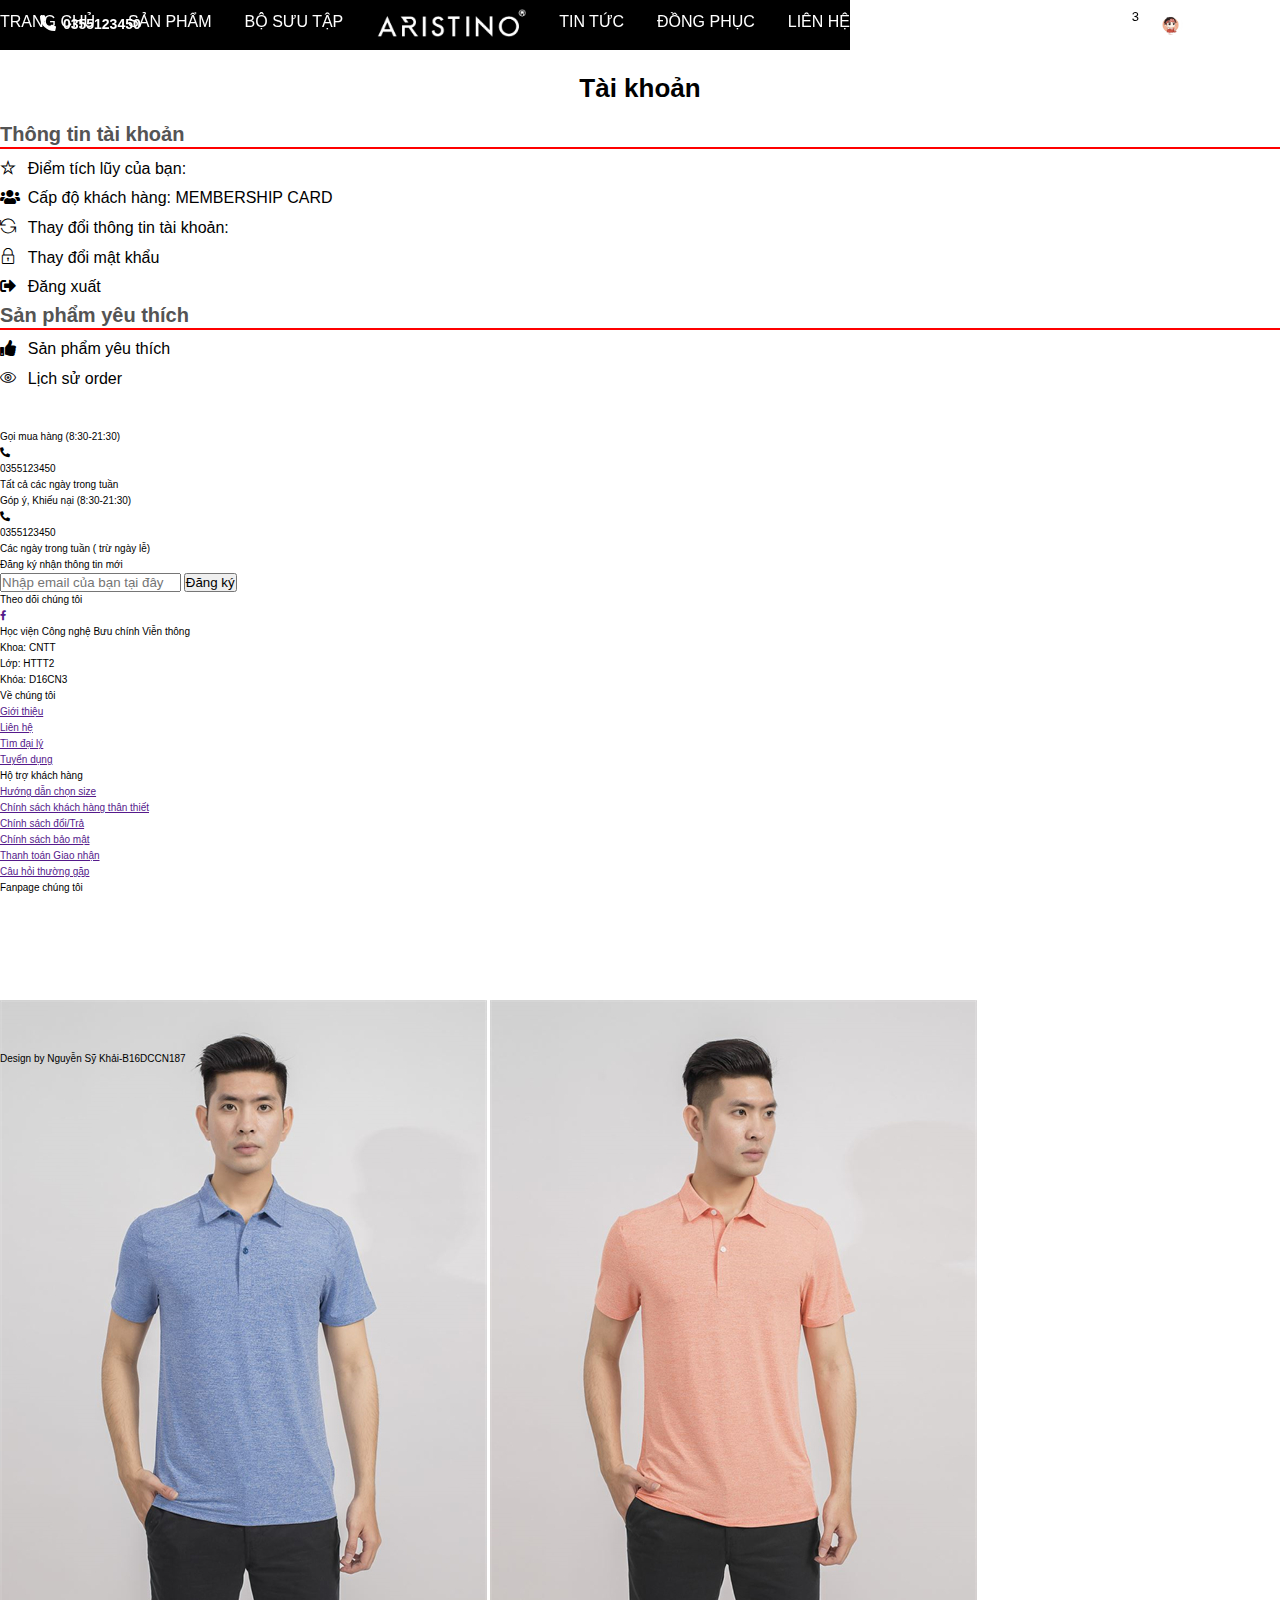
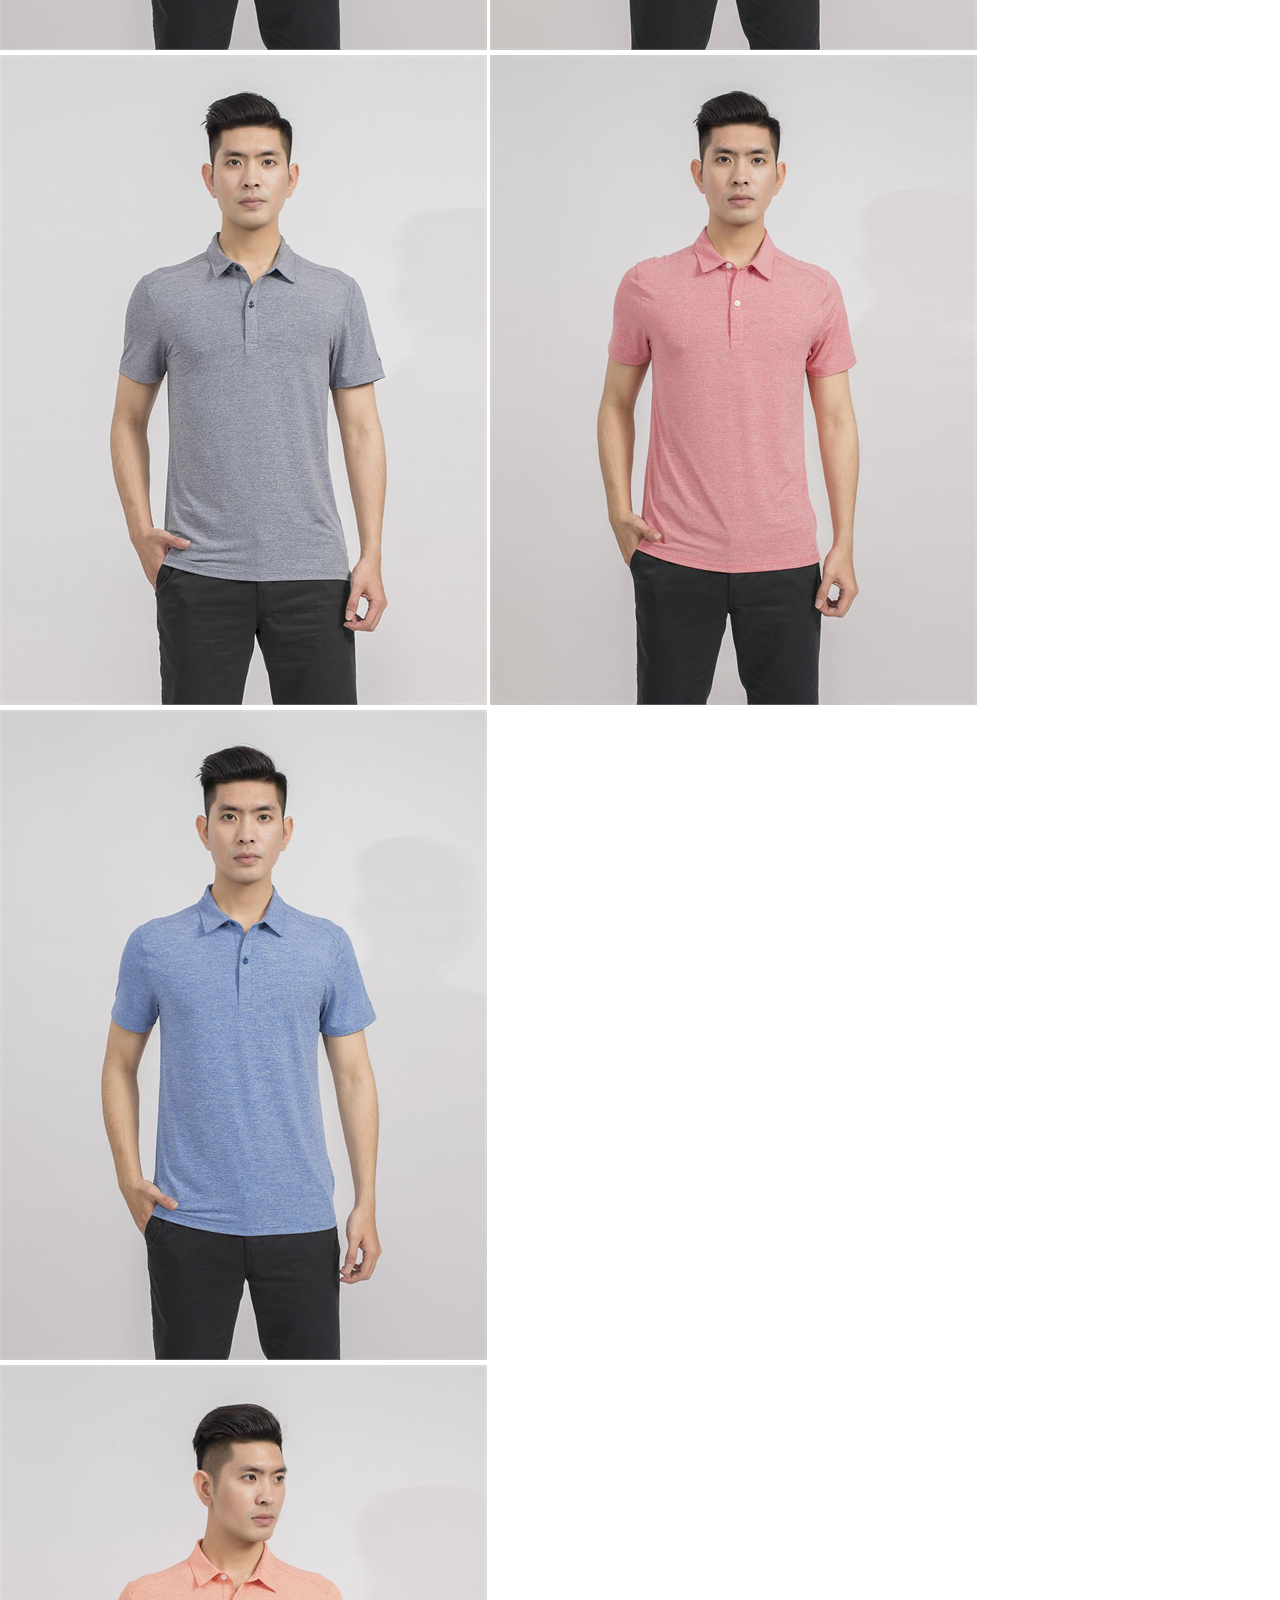
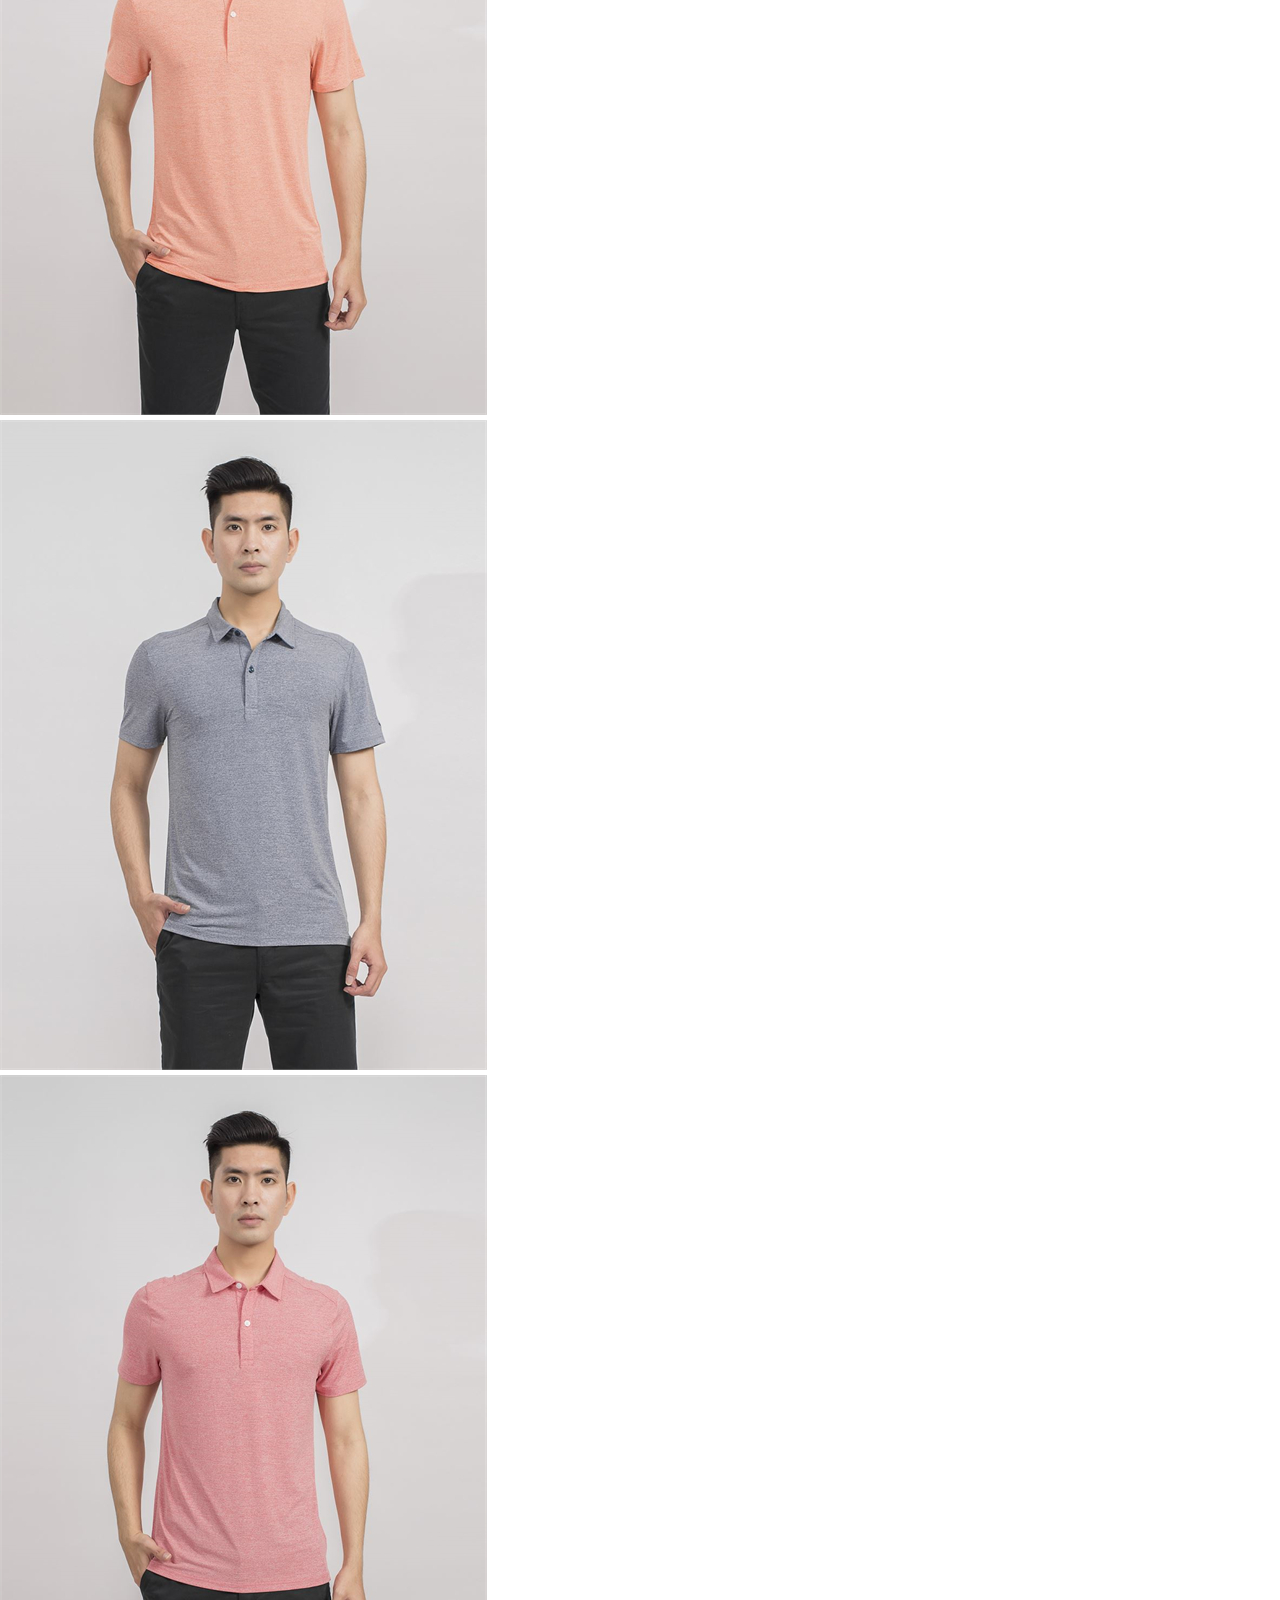
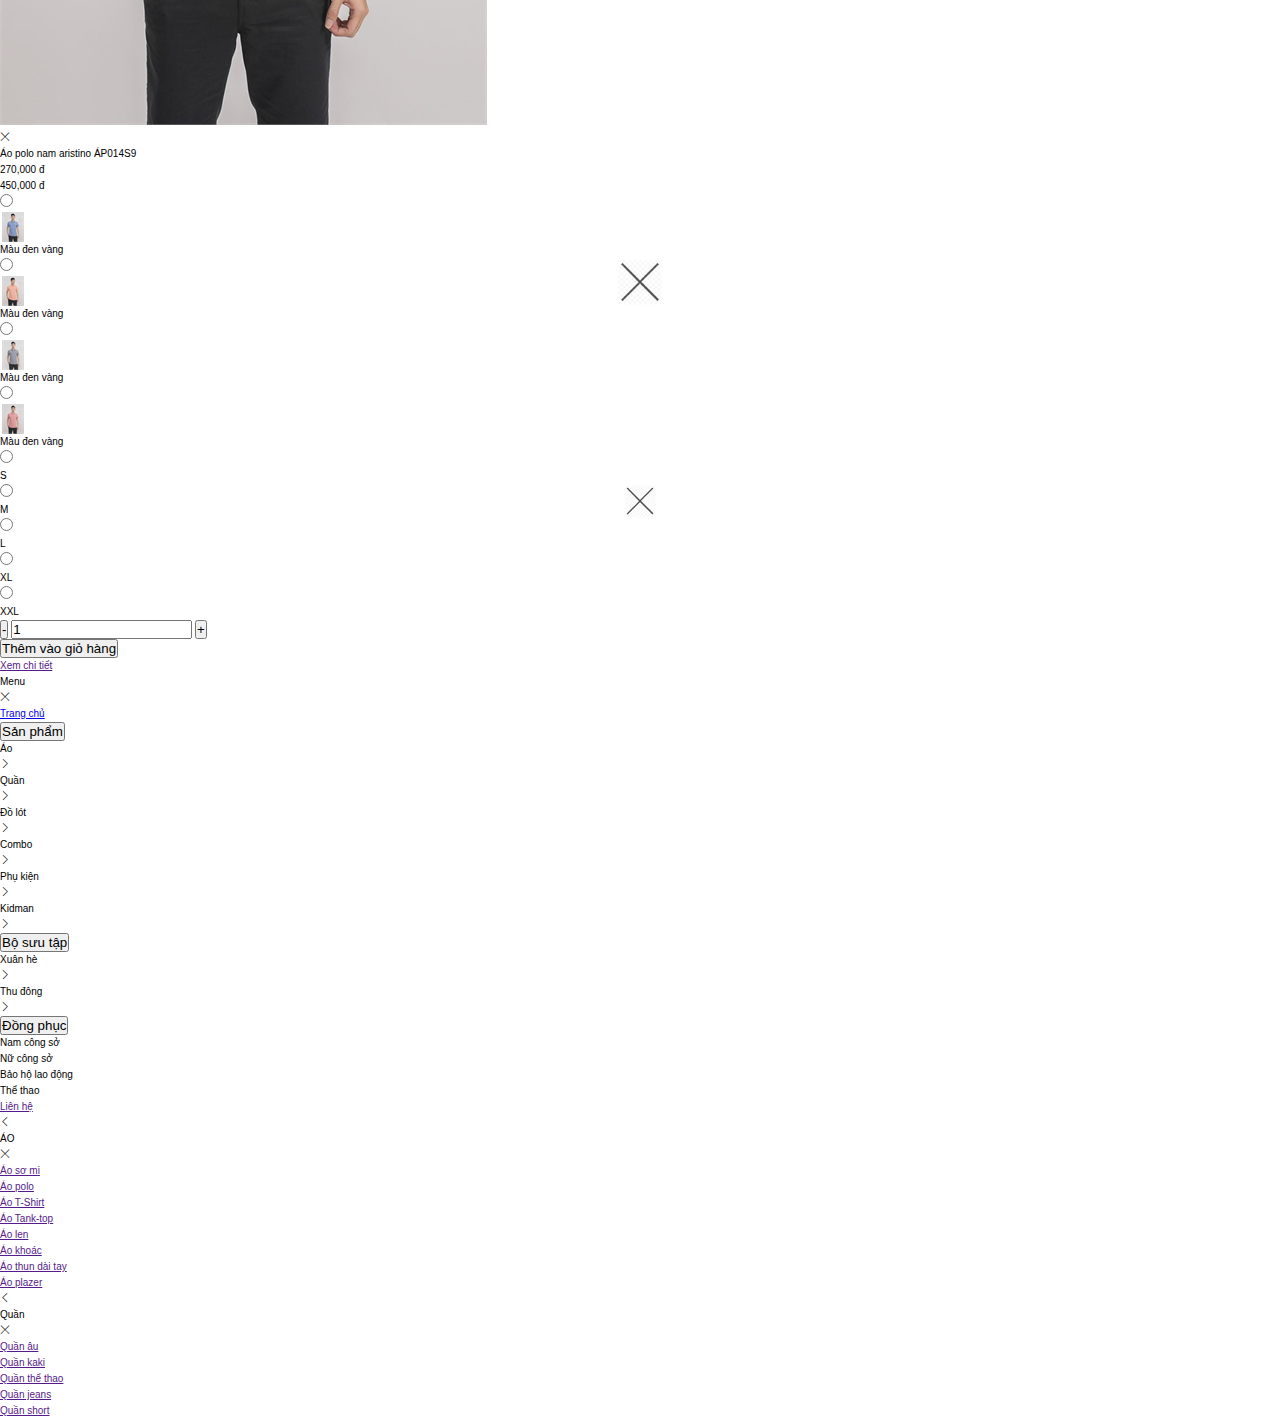
<file: profile.html>
<!DOCTYPE html>
<html lang="en">
<head>
    <meta charset="UTF-8">
    <meta http-equiv="X-UA-Compatible" content="IE=edge">
    <meta name="viewport" content="width=device-width, initial-scale=1.0">
    <title>Ecommerce</title>
    <link rel="icon" href="./public/images/logo_icon.png">
    <!-- Dùn lấy icon -->
    <link rel="stylesheet" href="./public/font/fontawesome-free-5.15.1-web/css/all.min.css">
    <link rel="stylesheet" href="./public/font/fontawesome-free-5.15.1-web/css/fontawesome.min.css">
    <!-- Dùn lấy icon -->
    <link rel="stylesheet" href="./public/themify-icons/themify-icons.css">
    <!-- css trang -->
    <link rel="stylesheet" href="./public/css/main.css">
    <link rel="stylesheet" href="./public/css/profile.css">
    <link rel="stylesheet" href="./public/css/reponsive_main.css">
    <!-- Bootstrap -->
    <link href="https://cdn.jsdelivr.net/npm/bootstrap@5.0.0/dist/css/bootstrap.min.css" rel="stylesheet" integrity="sha384-wEmeIV1mKuiNpC+IOBjI7aAzPcEZeedi5yW5f2yOq55WWLwNGmvvx4Um1vskeMj0" crossorigin="anonymous">
    <!-- Font ngoài -->
    <link rel="preconnect" href="https://fonts.gstatic.com">
    <link href="https://fonts.googleapis.com/css2?family=Roboto:ital,wght@0,100;0,300;0,400;0,500;0,700;0,900;1,100;1,300;1,500;1,700;1,900&display=swap" rel="stylesheet">
    <!-- <link href="https://cdnjs.cloudflare.com/ajax/libs/font-awesome/4.7.0/css/font-awesome.css" rel="stylesheet"/> -->
</head>
<body>
    <div class="app">
        <header class="header">
            <div class="container-fluid header_topbar">
                <ul class="header_topbar_list header_topbar_list_left">
                    <li class="header_topbar_item">
                        <!-- <i class="fa fa-phone header_topbar-icon" aria-hidden="true"></i> -->
                        <i class="fas fa-phone-alt header_topbar-icon"></i>
                        <span class="header_topbar_item_phone">
                            0355123450
                        </span>
                    </li>
                </ul>
                <ul class="header_topbar_list header_topbar_list_right">
                    <li class="header_topbar_item"  title="Tìm kiếm">
                        <!-- <i class="fa fa-search header_topbar-icon" aria-hidden="true"></i> -->
                        <label for="input_checkbox_search">
                            <span class="ti-search header_topbar-icon"></span>
                        </label>
                        
                    </li>
                    <li class="header_topbar_item header_topbar_item_cart" title="Giỏ hàng">
                        <label for="input_checkbox__cart"  onclick="modalCheckboxCart()">
                            <i class="fa fa-shopping-cart header_topbar-icon " aria-hidden="true"></i>
                            <span class="header_topbar_item_cart_number">3</span>
                        </label>
                    </li>
                    <!-- Nếu chưa đăng nhập -->
                    <!-- <li class="header_topbar_item" title="Đăng nhập/Đăng xuất">
                        <a href="">
                            <i class="fa fa-user header_topbar-icon" aria-hidden="true"></i>
                        </a>
                    </li> -->
                    <!-- Nếu đã đăng nhập -->
                    <li class="header_topbar_item header_topbar_account">
                        <div class="header_topbar_user">
                            <img src="./public/images/avatar.jpg" alt="" class="header_topbar_item_avatar">
                        </div>
                        <!-- <a href="" class="header_topbar_user">
                            <img src="./public/images/avatar.jpg" alt="" class="header_topbar_item_avatar">
                        </a> -->
                        <div class="header_topbar_user_menu">
                            <ul class="header_topbar_user_list">
                                <li class="header_topbar_user_item">
                                    <span style="color: #26a998;">Xin chào: </span><span style="color: red;">Khải</span>
                                </li>
                                <li class="header_topbar_user_item">
                                    <a href="">Thông tin tài khoản</a>
                                </li>
                                <li class="header_topbar_user_item">
                                    <a href="">Đơn mua</a>
                                </li>
                                <li class="header_topbar_user_item">
                                    <a href="">Đăng xuất</a>
                                </li>
                            </ul>
                        </div>
                    </li>
                    <li class="header_topbar_item header_topbar_bars"  title="Danh mục">
                        <label for="app_modal_category_input">
                            <i class="fas fa-bars header_topbar-icon"></i>
                        </label>
                        
                    </li>
                </ul>
            </div>
            <!-- <div class="container-fluid header_navbar app_header_navbar" id="header_navbar"> -->
            <div class="container-fluid header_navbar" id="header_navbar">

                <ul class="header_navbar_list">
                    <li class="header_navbar_item">
                        <a href="./index.html" class="header_navbar_item_kw">Trang chủ</a>
                    </li>
                    <li class="header_navbar_item header_navbar_item_product">
                        <span class="header_navbar_item_kw">Sản phẩm</span>
                        <!-- Hover Sản Phẩm -->
                        <div class="header_navbar_item_product_modal" id="item_product">
                            <div class="header_navbar_item_product_list">
                                <ul class="header_navbar_item_product_list_ul">
                                    <li class="header_navbar_item_product_list_ul_key"><a href="">ÁO</a></li>
                                    <li><a href="./category.html">Áo sơ mi</a></li>
                                    <li><a href="./category.html">Áo polo</a></li>
                                    <li><a href="./category.html">Áo len</a></li>
                                    <li><a href="./category.html">Áo T-Shirt</a></li>
                                    <li><a href="./category.html">Áo khoác</a></li>
                                    <li><a href="./category.html">Áo thun dài tay</a></li>
                                </ul>
                                <ul class="header_navbar_item_product_list_ul">
                                    <li class="header_navbar_item_product_list_ul_key"><a href="">Quần</a></li>
                                    <li><a href="./category.html">Quần âu</a></li>
                                    <li><a href="./category.html">Quần kaki</a></li>
                                    <li><a href="./category.html">Quần thể thao</a></li>
                                    <li><a href="./category.html">Quần jeans</a></li>
                                    <li><a href="./category.html">Quần Short</a></li>
                                </ul>
                                <ul class="header_navbar_item_product_list_ul">
                                    <li class="header_navbar_item_product_list_ul_key"><a href="">Đồ lót</a></li>
                                    <li><a href="./category.html">Boxer</a></li>
                                    <li><a href="./category.html">Brief</a></li>
                                </ul>
                                <ul class="header_navbar_item_product_list_ul">
                                    <li class="header_navbar_item_product_list_ul_key"><a href="">Phụ kiện</a></li>
                                    <li><a href="./category.html">Thắt lưng</a></li>
                                    <li><a href="./category.html">Ví nam</a></li>
                                    <li><a href="./category.html">Cà vạt</a></li>
                                    <li><a href="./category.html">Cặp da</a></li>
                                    <li><a href="./category.html">Giày da</a></li>
                                    <li><a href="./category.html">Vali</a></li>
                                </ul>
                                <ul class="header_navbar_item_product_list_ul">
                                    <li class="header_navbar_item_product_list_ul_key"><a href="">Kidman</a></li>
                                    <li><a href="./category.html">Áo sơ mi</a></li>
                                    <li><a href="./category.html">Áo polo</a></li>
                                    <li><a href="./category.html">Áo len</a></li>
                                    <li><a href="./category.html">Áo T-Shirt</a></li>
                                    <li><a href="./category.html">Áo khoác</a></li>
                                    <li><a href="./category.html">Áo thun dài tay</a></li>
                                </ul>
                            </div>
                            
                        </div>
                    </li>
                    <li class="header_navbar_item">
                        <span class="header_navbar_item_kw">Bộ sưu tập</span>
                    </li>
                    <li class="header_navbar_item header_navbar_item_logo">
                        <a href="./index.html"><img src="./public/images/logo-typo.png" alt=""></a>
                    </li>
                    <li class="header_navbar_item">
                        <a href="" class="header_navbar_item_kw"><span>Tin tức</span></a>
                    </li>
                    <li class="header_navbar_item">
                        <span class="header_navbar_item_kw">Đồng phục</span>
                    </li>
                    <li class="header_navbar_item">
                        <a href="" class="header_navbar_item_kw"><span>Liên hệ</span></a>
                    </li>
                </ul>
            </div>
            
        </header>
        <!-- END HEADER -->

        <!-- CONTAINER -->

        <div class="container app_container">
            <div class="app_container_titile">Tài khoản</div>
            <div class="row">
                <div class="col-xl-6 col-lg-6 col-md-6 col-sm-12 col-12">
                    <div class="app_container_group">
                        <div class="app_container_group_title">Thông tin tài khoản</div>
                        <div class="app_container_group_hr"></div>
                        <div class="app_container_group_list">
                            <div class="app_container_group_list_icon"><span class="ti-star"></span></div>
                            <div class="app_container_group_list_name">Điểm tích lũy của bạn:</div>
                        </div>
                        <div class="app_container_group_list">
                            <div class="app_container_group_list_icon"><i class="fas fa-users"></i></div>
                            <div class="app_container_group_list_name">Cấp độ khách hàng: <span class="app_container_group_mem_bold">MEMBERSHIP CARD</span></div>
                        </div>
                        <div class="app_container_group_list">
                            <div class="app_container_group_list_icon"><span class="ti-reload"></span></div>
                            <a href="" class="app_container_group_list_name">Thay đổi thông tin tài khoản:</a>
                        </div>
                        <div class="app_container_group_list">
                            <div class="app_container_group_list_icon"><span class="ti-lock"></span></div>
                            <a href="" class="app_container_group_list_name">Thay đổi mật khẩu</a>
                        </div>
                        <div class="app_container_group_list">
                            <div class="app_container_group_list_icon"><i class="fas fa-sign-out-alt"></i></div>
                            <a href="" class="app_container_group_list_name">Đăng xuất</a>
                        </div>
                    </div>
                </div>
                <div class="col-xl-6 col-lg-6 col-md-6 col-sm-12 col-12">
                    <div class="app_container_group">
                        <div class="app_container_group_title">Sản phẩm yêu thích</div>
                        <div class="app_container_group_hr"></div>
                        <div class="app_container_group_list">
                            <div class="app_container_group_list_icon"><i class="fas fa-thumbs-up"></i></div>
                            <a href="./wishlist.html" class="app_container_group_list_name">Sản phẩm yêu thích</a>
                        </div>
                        <div class="app_container_group_list">
                            <div class="app_container_group_list_icon"><span class="ti-eye"></span></div>
                            <a href="./order.html" class="app_container_group_list_name">Lịch sử order</a>
                        </div>
                    </div>
                </div>
            </div>
        </div>

        <!-- END CONTAINER -->

        <!-- FOOTER -->
        <footer class="footer">
            <div class="footer_hr"></div>
            <div class=" app_footer">
                <div class="container app_footer_sectionInfo">
                    <div class="row">
                        <div class="col-xl-3 col-lg-3 col-md-6 col-sm-6 col-6">
                            <div class="app_footer_sectionInfo_top">
                                Gọi mua hàng (8:30-21:30)
                            </div>
                            <div class="app_footer_sectionInfo_between">
                                <div class="app_footer_sectionInfo_icon">
                                    <i class="fas fa-phone-alt"></i>
                                </div>
                                <div class="app_footer_sectionInfo_number">
                                    0355123450
                                </div>
                            </div>
                            <div class="app_footer_sectionInfo_bot">
                                Tất cả các ngày trong tuần
                            </div>
                        </div>
                        <div class="col-xl-3 col-lg-3 col-md-6 col-sm-6 col-6">
                            <div class="app_footer_sectionInfo_top">
                                Góp ý, Khiếu nại (8:30-21:30)
                            </div>
                            <div class="app_footer_sectionInfo_between">
                                <div class="app_footer_sectionInfo_icon">
                                    <i class="fas fa-phone-alt"></i>
                                </div>
                                <div class="app_footer_sectionInfo_number">
                                    0355123450
                                </div>
                            </div>
                            <div class="app_footer_sectionInfo_bot">
                                Các ngày trong tuần ( trừ ngày lễ)
                            </div>
                        </div>
                        <div class="col-xl-3 col-lg-3 col-md-6 col-sm-6 col-6">
                            <div class="app_footer_sectionInfo_top">
                                Đăng ký nhận thông tin mới
                            </div>
                            <form action="">
                                <div class="app_footer_sectionInfo_mail">
                                    <input type="email" class="app_footer_sectionInfo_input" placeholder="Nhập email của bạn tại đây" >
                                    <button class="app_footer_sectionInfo_button">Đăng ký</button>
                                </div>
                            </form>
                        </div>
                        <div class="col-xl-3 col-lg-3 col-md-6 col-sm-6 col-6">
                            <div class="app_footer_sectionInfo_top">
                                Theo dõi chúng tôi
                            </div>
                            <div class="app_footer_sectionInfo_between">
                                <a href="" class="app_footer_sectionInfo_face"><i class="fab fa-facebook-f"></i></a>
                            </div>
                        </div>
                    </div>
                </div>
                <div class="app_footer_contactInfo">
                    <div class="container">
                        <div class="row">
                            <div class="col-xl-3 col-lg-3 col-md-6 col-sm-6 col-6">
                                <div class="app_footer_contactInfo_title">Học viện Công nghệ Bưu chính Viễn thông</div>
                                <div class="app_footer_contactInfo_list">
                                    <ul class="app_footer_contactInfo_list_ul">
                                        <li class="app_footer_contactInfo_list_li">Khoa: CNTT</li>
                                        <li class="app_footer_contactInfo_list_li">Lớp: HTTT2</li>
                                        <li class="app_footer_contactInfo_list_li">Khóa: D16CN3</li>
                                    </ul>
                                </div>
                            </div>
                            <div class="col-xl-3 col-lg-3 col-md-6 col-sm-6 col-6">
                                <div class="app_footer_contactInfo_title">Về chúng tôi</div>
                                <div class="app_footer_contactInfo_list">
                                    <ul class="app_footer_contactInfo_list_ul">
                                        <li class="app_footer_contactInfo_list_li"><a href="" class="app_footer_contactInfo_list_link">Giới thiệu</a></li>
                                        <li class="app_footer_contactInfo_list_li"><a href="" class="app_footer_contactInfo_list_link">Liên hệ</a></li>
                                        <li class="app_footer_contactInfo_list_li"><a href="" class="app_footer_contactInfo_list_link">Tìm đại lý</a></li>
                                        <li class="app_footer_contactInfo_list_li"><a href="" class="app_footer_contactInfo_list_link">Tuyển dụng</a></li>
                                    </ul>
                                </div>
                            </div>
                            <div class="col-xl-3 col-lg-3 col-md-6 col-sm-6 col-6">
                                <div class="app_footer_contactInfo_title">Hộ trợ khách hàng</div>
                                <div class="app_footer_contactInfo_list">
                                    <ul class="app_footer_contactInfo_list_ul">
                                        <li class="app_footer_contactInfo_list_li"><a href="" class="app_footer_contactInfo_list_link">Hướng dẫn chọn size</a></li>
                                        <li class="app_footer_contactInfo_list_li"><a href="" class="app_footer_contactInfo_list_link">Chính sách khách hàng thân thiết</a></li>
                                        <li class="app_footer_contactInfo_list_li"><a href="" class="app_footer_contactInfo_list_link">Chính sách đổi/Trả</a></li>
                                        <li class="app_footer_contactInfo_list_li"><a href="" class="app_footer_contactInfo_list_link">Chính sách bảo mật</a></li>
                                        <li class="app_footer_contactInfo_list_li"><a href="" class="app_footer_contactInfo_list_link">Thanh toán Giao nhận</a></li>
                                        <li class="app_footer_contactInfo_list_li"><a href="" class="app_footer_contactInfo_list_link">Câu hỏi thường gặp</a></li>
                                    </ul>
                                </div>
                            </div>
                            <div class="col-xl-3 col-lg-3 col-md-6 col-sm-6 col-6">
                                <div class="app_footer_contactInfo_title">Fanpage chúng tôi</div>
                                <div class="app_footer_contactInfo_list">
                                    <iframe src="https://www.facebook.com/plugins/page.php?href=https%3A%2F%2Fwww.facebook.com%2FB%25C3%25A1o-m%25C6%25A1i-109474123773837&tabs=timeline&width=320&height=200&small_header=false&adapt_container_width=true&hide_cover=false&show_facepile=true&appId=3013235002026545" width="auto" height="auto" style="border:none;overflow:hidden" scrolling="no" frameborder="0" allowfullscreen="true" allow="autoplay; clipboard-write; encrypted-media; picture-in-picture; web-share"></iframe>
                                </div>
                            </div>
                        </div>
                    </div>
                </div>
                <div class="app_footer_bottom">Design by Nguyễn Sỹ Khải-B16DCCN187</div>
            </div>
        </footer>
        <!-- eND FOOTER -->
    </div>
    <!-- END APP -->


        <!-- modal Cart -->
        <div class="app_modal_cart" >
            <!-- <div class="app_modal_over"></div> -->
            <input type="checkbox" name="input_checkbox__cart" class="checkbox__cart" id="input_checkbox__cart" style="display: none;">
            <label for="input_checkbox__cart" class="app_modal_over" id="app_modal_over" onclick="modalCheckboxCart()"></label>
            
            <div class="shopping_cart">
                <div class="shopping_cart_top">
                    <div class="">GIỎ HÀNG</div>
                    <div>
                        <label for="input_checkbox__cart" class="ti-close shopping_cart_top_icon" onclick="modalCheckboxCart()"></label>
                    </div>
                </div>
                <span class="">Bạn đang  có <span style="font-weight: 800;font-family: 'Quicksand',sans-serif;font-size: 1.6rem;">0</span> sản phẩm trong giỏ hàng</span>
                
                <div class="shopping_cart_product">
                    <!-- Nếu không có sản phẩm trong giỏ hàng -->
                    <!-- <hr style="margin-top: 20px;margin-bottom: 20px;">
                    <span>Hiện chưa có sản phẩm trong giỏ hàng.</span> -->
    
                    <!-- Nếu có sản phẩm trong giỏ hàng -->
                    <hr style="margin-top: 20px;margin-bottom: 20px;">
                    <div class="shopping_cart_product_list">
                        <div class="shopping_cart_product_list_img">
                            <a href=""><img src="./public/images/product/product1.jpg" alt=""></a>
                        </div>
                        <div class="shopping_cart_product_list_content">
                            <a href="" class="shopping_cart_product_list_content_link">Áo thun in hình Capacabana TS 600 - Xanh Navy - XLÁo thun in hình Capacabana TS 600 - Xanh Navy - XL</a>
                            <div class="shopping_cart_product_list_price">
                                <span>250,000</span> đ <span style="font-weight: 800;">x</span> 1
                            </div>
                            <a href="" class="shopping_cart_product_list_content_remove">Xóa</a>
                        </div>
                    </div>
                    <hr style="margin-top: 20px;margin-bottom: 20px;">
                    <div class="shopping_cart_product_list">
                        <div class="shopping_cart_product_list_img">
                            <a href=""><img src="./public/images/product/product1.jpg" alt=""></a>
                        </div>
                        <div class="shopping_cart_product_list_content">
                            <a href="" class="shopping_cart_product_list_content_link">Áo thun in hình Capacabana TS 600 - Xanh Navy - XL</a>
                            <div class="shopping_cart_product_list_price">
                                <span>250,000</span> đ <span style="font-weight: 800;">x</span> 1
                            </div>
                            <a href="" class="shopping_cart_product_list_content_remove">Xóa</a>
                        </div>
                    </div>
                    <hr style="margin-top: 20px;margin-bottom: 20px;">
                    <div class="shopping_cart_product_list">
                        <div class="shopping_cart_product_list_img">
                            <a href=""><img src="./public/images/product/product1.jpg" alt=""></a>
                        </div>
                        <div class="shopping_cart_product_list_content">
                            <a href="" class="shopping_cart_product_list_content_link">Áo thun in hình Capacabana TS 600 - Xanh Navy - XL</a>
                            <div class="shopping_cart_product_list_price">
                                <span>250,000</span> đ <span style="font-weight: 800;">x</span> 1
                            </div>
                            <a href="" class="shopping_cart_product_list_content_remove">Xóa</a>
                        </div>
                    </div>
                    <hr style="margin-top: 20px;margin-bottom: 20px;">
                    <div class="shopping_cart_product_list">
                        <div class="shopping_cart_product_list_img">
                            <a href=""><img src="./public/images/product/product1.jpg" alt=""></a>
                        </div>
                        <div class="shopping_cart_product_list_content">
                            <a href="" class="shopping_cart_product_list_content_link">Áo thun in hình Capacabana TS 600 - Xanh Navy - XL</a>
                            <div class="shopping_cart_product_list_price">
                                <span>250,000</span> đ <span style="font-weight: 800;">x</span> 1
                            </div>
                            <a href="" class="shopping_cart_product_list_content_remove">Xóa</a>
                        </div>
                    </div>
                    <hr style="margin-top: 20px;margin-bottom: 20px;">
                    <div class="shopping_cart_product_list">
                        <div class="shopping_cart_product_list_img">
                            <a href=""><img src="./public/images/product/product1.jpg" alt=""></a>
                        </div>
                        <div class="shopping_cart_product_list_content">
                            <a href="" class="shopping_cart_product_list_content_link">Áo thun in hình Capacabana TS 600 - Xanh Navy - XL</a>
                            <div class="shopping_cart_product_list_price">
                                <span>250,000</span> đ <span style="font-weight: 800;">x</span> 1
                            </div>
                            <a href="" class="shopping_cart_product_list_content_remove">Xóa</a>
                        </div>
                    </div>
                </div>
                <span class="span_hr_big"></span>
                <div class="shopping_cart_total">
                    <span>Tổng tiền tạm tính:</span>
                    <span class="shopping_cart_total_price">520,000 đ</span>
                </div>
                <div class="shopping_cart_checkout">
                    <a href="" class="shopping_cart_checkout_link">Tiến hành đặt hàng</a>
                </div>
                <div class="shopping_cart_viewcart">
                    <a href="">Xem chi tiết giỏ hàng <span class="ti-arrow-right"></span></a>
                </div>
            </div>
        </div>

        <!-- modal search -->
        <input type="checkbox" id="input_checkbox_search" class="input_checkbox_search" hidden>
        <div class="app_modal_search">
            <div class="app_modal_search_top">
                <form action="" class="app_modal_search_content">
                    <input type="text" class="app_modal_search_input">
                    <div class="app_modal_search_search">
                        <button type="submit" class="ti-search app_modal_search_search_btn"></button>
                    </div>
                </form>
                <div class="app_modal_search_cl">
                    <label for="input_checkbox_search" class="input_checkbox_search_close">
                        <span class="ti-close"></span>
                    </label>
                </div>
            </div>
            
            <!-- Khi có sản phẩm -->
            <div class="app_modal_search_product">
                <div class="app_modal_search_product_list">
                    <div class="app_modal_search_product_list_img">
                        <a href="./seach.html"><img src="./public/images/product/saerch.jpg" alt=""></a>
                    </div>
                    <div class="app_modal_search_product_list_content">
                        <a href="./seach.html" class="app_modal_search_product_list_content_name">Quần lót boxer kidman DBX008</a>
                        <span class="app_modal_search_product_list_content_price">79,000</span>
                    </div>
                   
                </div>
                <hr>
                <div class="app_modal_search_product_list">
                    <div class="app_modal_search_product_list_img">
                        <a href="./seach.html"><img src="./public/images/product/saerch.jpg" alt=""></a>
                    </div>
                    <div class="app_modal_search_product_list_content">
                        <a href="./seach.html" class="app_modal_search_product_list_content_name">Quần lót boxer kidman DBX008</a>
                        <span class="app_modal_search_product_list_content_price">79,000</span>
                    </div>
                   
                </div>
            </div>
        </div>
        
        <!-- Modal sản phẩm -->
        
        <div class="app_modal_product">
            <input type="checkbox" id="input_checkbox_product" class="input_checkbox_product" onclick="checkboxProduct(this.id)" hidden>
            <label for="input_checkbox_product" class="app_modal_product_overplay"></label>
            
            <div class="app_modal_product_content">
                <div class="app_modal_product_content_top carousel slide" id="carouselProduct" data-bs-interval="false"  data-bs-ride="carousel">
                    <div class="app_modal_product_content_l">
                        <img src="./public/images/product/product_small/p1.jpg" alt="" data-bs-target="#carouselProduct" data-bs-slide-to="0" class="active app_modal_product_images_small" aria-current="true" aria-label="Slide 1">
                        <img src="./public/images/product/product_small/p2.jpg" alt="" data-bs-target="#carouselProduct" data-bs-slide-to="1" class="app_modal_product_images_small" aria-label="Slide 2">
                        <img src="./public/images/product/product_small/p3.jpg" alt="" data-bs-target="#carouselProduct" data-bs-slide-to="2" class="app_modal_product_images_small" aria-label="Slide 3">
                        <img src="./public/images/product/product_small/p4.jpg" alt="" data-bs-target="#carouselProduct" data-bs-slide-to="3" class="app_modal_product_images_small" aria-label="Slide 4">
                    </div>
                    <div class="app_modal_product_content_b carousel-inner">
                        <div class="carousel-item active">
                            <img src="./public/images/product/product_small/p1.jpg" class="d-block w-100" alt="...">
                          </div>
                          <div class="carousel-item">
                            <img src="./public/images/product/product_small/p2.jpg" class="d-block w-100" alt="...">
                          </div>
                          <div class="carousel-item">
                            <img src="./public/images/product/product_small/p3.jpg" class="d-block w-100" alt="...">
                          </div>
                          <div class="carousel-item">
                            <img src="./public/images/product/product_small/p4.jpg" class="d-block w-100" alt="...">
                          </div>
                    </div>
                    <div class="app_modal_product_content_r">
                        <label for="input_checkbox_product" class="app_modal_product_content_r_close"  onclick="checkboxProduct(this.id)">
                            <span class="ti-close"></span>
                        </label>
                        <div class="app_modal_product_name">Áo polo nam aristino ÁP014S9</div>
                        <!-- Khi không có giảm giá -->
                        <!-- <div class="app_modal_product_price">
                            <span>900,000 <span>đ</span></span>
                        </div> -->
                        <!-- Khi có giảm giá -->
                        <div class="app_modal_product_price_sale">
                            <div class="app_modal_product_price_new">
                                <span>270,000 <soan>đ</soan></span>
                            </div>
                            <div class="app_modal_product_price_old">
                                <span>450,000 <span>đ</span></span>
                            </div>
                        </div>
                        <form action="">
                            <div class="app_modal_product_color">
                                <ul>
                                    <li class="app_modal_product_color_list" data-id="1" data-name="modal_product_color_" id="modal_product_color_1" onclick="modalChangeBorderColor(this.id)" onmouseover="modalHoverBorderColor(this.id)" onmouseout="modalOutBorderColor(this.id)">
                                        <div class="app_modal_product_color_radio">
                                            <input type="radio" name="modalColorID" value="1" class="app_modal_product_color_radio_input">
                                            <div class="app_modal_product_color_radio_btn" style="background: url('./public/images/product/product_nano/p1.jpg') no-repeat center center;width: 25px;height: 30px;" 
                                            data-bs-target="#carouselProduct" data-bs-slide-to="0" class="active app_modal_product_images_small" aria-current="true" aria-label="Slide 1"></div>
                                        </div>
                                        <div class="app_modal_product_color_list_title">
                                            Màu đen vàng
                                        </div>
                                    </li>
                                    <!-- Nếu hết màu sản phầm -->
                                    <li class="app_modal_product_color_list" data-id="2" data-name="modal_product_color_" id="modal_product_color_2" onclick="modalChangeBorderColor(this.id)" onmouseover="modalHoverBorderColor(this.id)" onmouseout="modalOutBorderColor(this.id)">
                                        <div class="app_modal_product_color_radio" style="background: url('./public/images/product/product_nano/soldout.png') no-repeat center center;background-size: contain;">
                                            <input type="radio" name="modalColorID" value="2" class="app_modal_product_color_radio_input">
                                            <div class="app_modal_product_color_radio_btn app_modal_product_soldout" style="background: url('./public/images/product/product_nano/p2.jpg') no-repeat center center;width: 25px;height: 30px;" 
                                            data-bs-target="#carouselProduct" data-bs-slide-to="1" class="active app_modal_product_images_small" aria-current="true" aria-label="Slide 2"></div>
                                        </div>
                                        <div class="app_modal_product_color_list_title">
                                            Màu đen vàng
                                        </div>
                                    </li>
                                    <li class="app_modal_product_color_list" data-id="3" data-name="modal_product_color_" id="modal_product_color_3" onclick="modalChangeBorderColor(this.id)" onmouseover="modalHoverBorderColor(this.id)" onmouseout="modalOutBorderColor(this.id)">
                                        <div class="app_modal_product_color_radio">
                                            <input type="radio" name="modalColorID" value="3" class="app_modal_product_color_radio_input">
                                            <div class="app_modal_product_color_radio_btn" style="background: url('./public/images/product/product_nano/p3.jpg') no-repeat center center;width: 25px;height: 30px;" 
                                            data-bs-target="#carouselProduct" data-bs-slide-to="2" class="active app_modal_product_images_small" aria-current="true" aria-label="Slide 3"></div>
                                        </div>
                                        <div class="app_modal_product_color_list_title">
                                            Màu đen vàng
                                        </div>
                                    </li>
                                    <li class="app_modal_product_color_list" data-id="4" data-name="modal_product_color_" id="modal_product_color_4" onclick="modalChangeBorderColor(this.id)" onmouseover="modalHoverBorderColor(this.id)" onmouseout="modalOutBorderColor(this.id)">
                                        <div class="app_modal_product_color_radio">
                                            <input type="radio" name="modalColorID" value="4" class="app_modal_product_color_radio_input">
                                            <div class="app_modal_product_color_radio_btn" style="background: url('./public/images/product/product_nano/p4.jpg') no-repeat center center;width: 25px;height: 30px;" 
                                            data-bs-target="#carouselProduct" data-bs-slide-to="3" class="active app_modal_product_images_small" aria-current="true" aria-label="Slide 4"></div>
                                        </div>
                                        <div class="app_modal_product_color_list_title">
                                            Màu đen vàng
                                        </div>
                                    </li>
                                </ul>
                            </div>
                            <div class="app_modal_product_size">
                                <ul>
                                    <li class="app_modal_product_size_list" data-id="S" data-name="modal_product_size_" id="modal_product_size_S" onclick="modalChangeBorderSize(this.id)" onmouseover="modalHoverBorderSize(this.id)" onmouseout="modalOutBorderSize(this.id)">
                                        <div class="app_modal_product_size_radio">
                                            <input type="radio" name="modalSizeID" value="S" class="app_modal_product_size_radio_input">
                                            <div class="app_modal_product_size_radio_btn">S</div>
                                        </div>
                                    </li>
                                    <!-- Nếu kích thước hết -->
                                    <li class="app_modal_product_size_list" data-id="M" data-name="modal_product_size_" id="modal_product_size_M" onclick="modalChangeBorderSize(this.id)" onmouseover="modalHoverBorderSize(this.id)" onmouseout="modalOutBorderSize(this.id)">
                                        <div class="app_modal_product_size_radio" style="background: url('./public/images/product/product_nano/soldout.png') no-repeat center center;background-size: contain;">
                                            <input type="radio" name="modalSizeID" value="M" class="app_modal_product_size_radio_input">
                                            <div class="app_modal_product_size_radio_btn">M</div>
                                        </div>
                                    </li>
                                    <li class="app_modal_product_size_list" data-id="L" data-name="modal_product_size_" id="modal_product_size_L" onclick="modalChangeBorderSize(this.id)" onmouseover="modalHoverBorderSize(this.id)" onmouseout="modalOutBorderSize(this.id)">
                                        <div class="app_modal_product_size_radio">
                                            <input type="radio" name="modalSizeID" value="L" class="app_modal_product_size_radio_input">
                                            <div class="app_modal_product_size_radio_btn">L</div>
                                        </div>
                                    </li>
                                    <li class="app_modal_product_size_list" data-id="XL" data-name="modal_product_size_" id="modal_product_size_XL" onclick="modalChangeBorderSize(this.id)" onmouseover="modalHoverBorderSize(this.id)" onmouseout="modalOutBorderSize(this.id)">
                                        <div class="app_modal_product_size_radio">
                                            <input type="radio" name="modalSizeID" value="XL" class="app_modal_product_size_radio_input">
                                            <div class="app_modal_product_size_radio_btn">XL</div>
                                        </div>
                                    </li>
                                    <li class="app_modal_product_size_list" data-id="XXL" data-name="modal_product_size_" id="modal_product_size_XXL" onclick="modalChangeBorderSize(this.id)" onmouseover="modalHoverBorderSize(this.id)" onmouseout="modalOutBorderSize(this.id)">
                                        <div class="app_modal_product_size_radio">
                                            <input type="radio" name="modalSizeID" value="XXL" class="app_modal_product_size_radio_input">
                                            <div class="app_modal_product_size_radio_btn">XXL</div>
                                        </div>
                                    </li>
                                </ul>
                            </div>
                            <div class="app_modal_product_number">
                                <input type="button" onclick="modalMinusQty()" class="app_modal_product_number_btn" value="-">
                                <input type="text" oninput="modalInputQty()" name="modalQty" id="modalQty" value="1" min="1" max="" class="app_modal_product_number_qty">
                                <input type="button" onclick="modalPlusQty()" class="app_modal_product_number_btn" value="+">
                            </div>
                            <div class="app_modal_product_button">
                                <button type="submit" class="app_modal_product_submit">Thêm vào giỏ hàng</button>
                            </div>
                        </form>
                    </div>
                </div>
                <div class="app_modal_product_content_bottom">
                    <a href="" class="app_modal_product_content_bottom_link">Xem chi tiết</a>
                </div>
            </div>
            
        </div>

        <!-- Modal danh mục -->
    
        <div class="app_modal_category">
            <input type="checkbox" name="" id="app_modal_category_input" class="app_modal_category_input" hidden>
            <label for="app_modal_category_input" class="app_modal_category_overlay"></label>
            <div class="app_modal_category_content">
                <div class="app_modal_category_content_title">
                    <div class="app_modal_category_content_title_text">
                        Menu
                    </div>
                    <label for="app_modal_category_input" class="app_modal_category_content_title_icon">
                        <span class="ti-close"></span>
                    </label>
                </div>
                <div class="app_modal_category_container">
                    <div class="app_modal_category_content_list">
                        <a href="./index.html" class="app_modal_category_content_link">Trang chủ</a>
                    </div>
                    <div class="accordion accordion-flush" id="accordionFlushExample">
                        <div class="accordion-item">
                        <h2 class="accordion-header" id="flush-headingOne">
                            <button class="accordion-button accordion-button_modal collapsed app_modal_category_content_list" type="button" data-bs-toggle="collapse" data-bs-target="#flush-collapseOne" aria-expanded="false" aria-controls="flush-collapseOne">
                            Sản phẩm
                            </button>
                        </h2>
                        <div id="flush-collapseOne" class="accordion-collapse collapse" aria-labelledby="flush-headingOne" data-bs-parent="#accordionFlushExample">
                            <!-- Content -->
                            <!-- Có list sau -->
                            <ul class="app_modal_category_ul">
                                <li class="app_modal_category_hasChildren">
                                    <div class="app_modal_category_hasChildren_content">Áo</div>
                                    <div class="app_modal_category_hasChildren_next" id="modalCategory_Ao" data-id="Ao" data-name="modalCategory_" onclick="hasChildrenCategory(this.id)">
                                        <div class=""><span class="ti-angle-right"></span></div>
                                    </div>
                                </li>
                                <li class="app_modal_category_hasChildren">
                                    <div class="app_modal_category_hasChildren_content">Quần</div>
                                    <div class="app_modal_category_hasChildren_next" id="modalCategory_Quan" data-id="Quan" data-name="modalCategory_" onclick="hasChildrenCategory(this.id)">
                                        <div class=""><span class="ti-angle-right"></span></div>
                                    </div>
                                </li>
                                <li class="app_modal_category_hasChildren">
                                    <div class="app_modal_category_hasChildren_content">Đồ lót</div>
                                    <div class="app_modal_category_hasChildren_next">
                                        <div class=""><span class="ti-angle-right"></span></div>
                                    </div>
                                </li>
                                <li class="app_modal_category_hasChildren">
                                    <div class="app_modal_category_hasChildren_content">Combo</div>
                                    <div class="app_modal_category_hasChildren_next">
                                        <div class=""><span class="ti-angle-right"></span></div>
                                    </div>
                                </li>
                                <li class="app_modal_category_hasChildren">
                                    <div class="app_modal_category_hasChildren_content">Phụ kiện</div>
                                    <div class="app_modal_category_hasChildren_next">
                                        <div class=""><span class="ti-angle-right"></span></div>
                                    </div>
                                </li>
                                <li class="app_modal_category_hasChildren">
                                    <div class="app_modal_category_hasChildren_content">Kidman</div>
                                    <div class="app_modal_category_hasChildren_next">
                                        <div class=""><span class="ti-angle-right"></span></div>
                                    </div>
                                </li>
                            </ul>
                        </div>
                        </div>
                        <div class="accordion-item">
                        <h2 class="accordion-header" id="flush-headingTwo">
                            <button class="accordion-button collapsed app_modal_category_content_list" type="button" data-bs-toggle="collapse" data-bs-target="#flush-collapseTwo" aria-expanded="false" aria-controls="flush-collapseTwo">
                            Bộ sưu tập
                            </button>
                        </h2>
                        <div id="flush-collapseTwo" class="accordion-collapse collapse" aria-labelledby="flush-headingTwo" data-bs-parent="#accordionFlushExample">
                            <ul class="app_modal_category_ul">
                                <li class="app_modal_category_hasChildren">
                                    <div class="app_modal_category_hasChildren_content">Xuân hè</div>
                                    <div class="app_modal_category_hasChildren_next">
                                        <div class=""><span class="ti-angle-right"></span></div>
                                    </div>
                                </li>
                                <li class="app_modal_category_hasChildren">
                                    <div class="app_modal_category_hasChildren_content">Thu đông</div>
                                    <div class="app_modal_category_hasChildren_next">
                                        <div class=""><span class="ti-angle-right"></span></div>
                                    </div>
                                </li>
                            </ul>
                        </div>
                        </div>
                        <div class="accordion-item">
                        <h2 class="accordion-header" id="flush-headingThree">
                            <button class="accordion-button collapsed app_modal_category_content_list" type="button" data-bs-toggle="collapse" data-bs-target="#flush-collapseThree" aria-expanded="false" aria-controls="flush-collapseThree">
                            Đồng phục
                            </button>
                        </h2>
                        <div id="flush-collapseThree" class="accordion-collapse collapse" aria-labelledby="flush-headingThree" data-bs-parent="#accordionFlushExample">
                            <ul class="app_modal_category_ul">
                                <li class="app_modal_category_hasChildren">
                                    <div class="app_modal_category_hasChildren_content">Nam công sở</div>
                                </li>
                                <li class="app_modal_category_hasChildren">
                                    <div class="app_modal_category_hasChildren_content">Nữ công sở</div>
                                </li>
                                <li class="app_modal_category_hasChildren">
                                    <div class="app_modal_category_hasChildren_content">Bảo hộ lao động</div>
                                </li>
                                <li class="app_modal_category_hasChildren">
                                    <div class="app_modal_category_hasChildren_content">Thể thao</div>
                                </li>
                            </ul>
                        </div>
                        </div>
                    </div>
                    <div class="app_modal_category_content_list">
                        <a href="" class="app_modal_category_content_link">Liên hệ</a>
                    </div>
                </div>
            </div>
            
        </div>
        <div class="modal_children">
            <input type="checkbox" name="app_modal_category_children_input" id="app_modal_category_children_input" class="app_modal_category_children_input" hidden>
            <label for="app_modal_category_children_input" class="app_modal_category_chidren_overlay"  onclick="modalChildrenCategory()"></label>
            <!-- Children áo -->
            <div class="app_modal_category_children" id="modalCategoryChildren_Ao" data-name="modalCategoryChildren_">
                <div class="app_modal_category_children_title">
                    <div class="app_modal_category_children_title_icon"  onclick="backModalCategory()">
                        <span class="ti-angle-left"></span>
                    </div>
                    <div class="app_modal_category_children_title_text">
                        ÁO
                    </div>
                    <div class="app_modal_category_children_title_icon" onclick="modalChildrenCategory()">
                        <span class="ti-close"></span>
                    </div>
                </div>
                <div class="app_modal_category_container">
                    <div class="app_modal_category_content_list">
                        <a href="" class="app_modal_category_content_link">Áo sơ mi</a>
                    </div>
                    <div class="app_modal_category_content_list">
                        <a href="" class="app_modal_category_content_link">Áo polo</a>
                    </div>
                    <div class="app_modal_category_content_list">
                        <a href="" class="app_modal_category_content_link">Áo T-Shirt</a>
                    </div>
                    <div class="app_modal_category_content_list">
                        <a href="" class="app_modal_category_content_link">Áo Tank-top</a>
                    </div>
                    <div class="app_modal_category_content_list">
                        <a href="" class="app_modal_category_content_link">Áo len</a>
                    </div>
                    <div class="app_modal_category_content_list">
                        <a href="" class="app_modal_category_content_link">Áo khoác</a>
                    </div>
                    <div class="app_modal_category_content_list">
                        <a href="" class="app_modal_category_content_link">Áo thun dài tay</a>
                    </div>
                    <div class="app_modal_category_content_list">
                        <a href="" class="app_modal_category_content_link">Áo plazer</a>
                    </div>
                </div>
            </div>
            <!-- Children Quần -->
            <div class="app_modal_category_children" id="modalCategoryChildren_Quan" data-name="modalCategoryChildren_">
                <div class="app_modal_category_children_title">
                    <div class="app_modal_category_children_title_icon"  onclick="backModalCategory()">
                        <span class="ti-angle-left"></span>
                    </div>
                    <div class="app_modal_category_children_title_text">
                        Quần
                    </div>
                    <div class="app_modal_category_children_title_icon" onclick="modalChildrenCategory()">
                        <span class="ti-close"></span>
                    </div>
                </div>
                <div class="app_modal_category_container">
                    <div class="app_modal_category_content_list">
                        <a href="" class="app_modal_category_content_link">Quần âu</a>
                    </div>
                    <div class="app_modal_category_content_list">
                        <a href="" class="app_modal_category_content_link">Quần kaki</a>
                    </div>
                    <div class="app_modal_category_content_list">
                        <a href="" class="app_modal_category_content_link">Quần thể thao</a>
                    </div>
                    <div class="app_modal_category_content_list">
                        <a href="" class="app_modal_category_content_link">Quần jeans</a>
                    </div>
                    <div class="app_modal_category_content_list">
                        <a href="" class="app_modal_category_content_link">Quần short</a>
                    </div>
                </div>
            </div>
        </div>

</body>
    <!-- Jquery -->
    <script src="https://code.jquery.com/jquery-3.6.0.min.js" integrity="sha256-/xUj+3OJU5yExlq6GSYGSHk7tPXikynS7ogEvDej/m4=" crossorigin="anonymous"></script>
    <!-- Ajjax -->
    <script src="https://ajax.googleapis.com/ajax/libs/jquery/3.5.1/jquery.min.js"></script>
    <!-- Bootstrap -->
    <script src="https://cdn.jsdelivr.net/npm/@popperjs/core@2.9.2/dist/umd/popper.min.js" integrity="sha384-IQsoLXl5PILFhosVNubq5LC7Qb9DXgDA9i+tQ8Zj3iwWAwPtgFTxbJ8NT4GN1R8p" crossorigin="anonymous"></script>
    <script src="https://cdn.jsdelivr.net/npm/bootstrap@5.0.1/dist/js/bootstrap.min.js" integrity="sha384-Atwg2Pkwv9vp0ygtn1JAojH0nYbwNJLPhwyoVbhoPwBhjQPR5VtM2+xf0Uwh9KtT" crossorigin="anonymous"></script>
    <!-- css trang -->
    <script src="./public/js/main.js"></script>
</html>
</file>
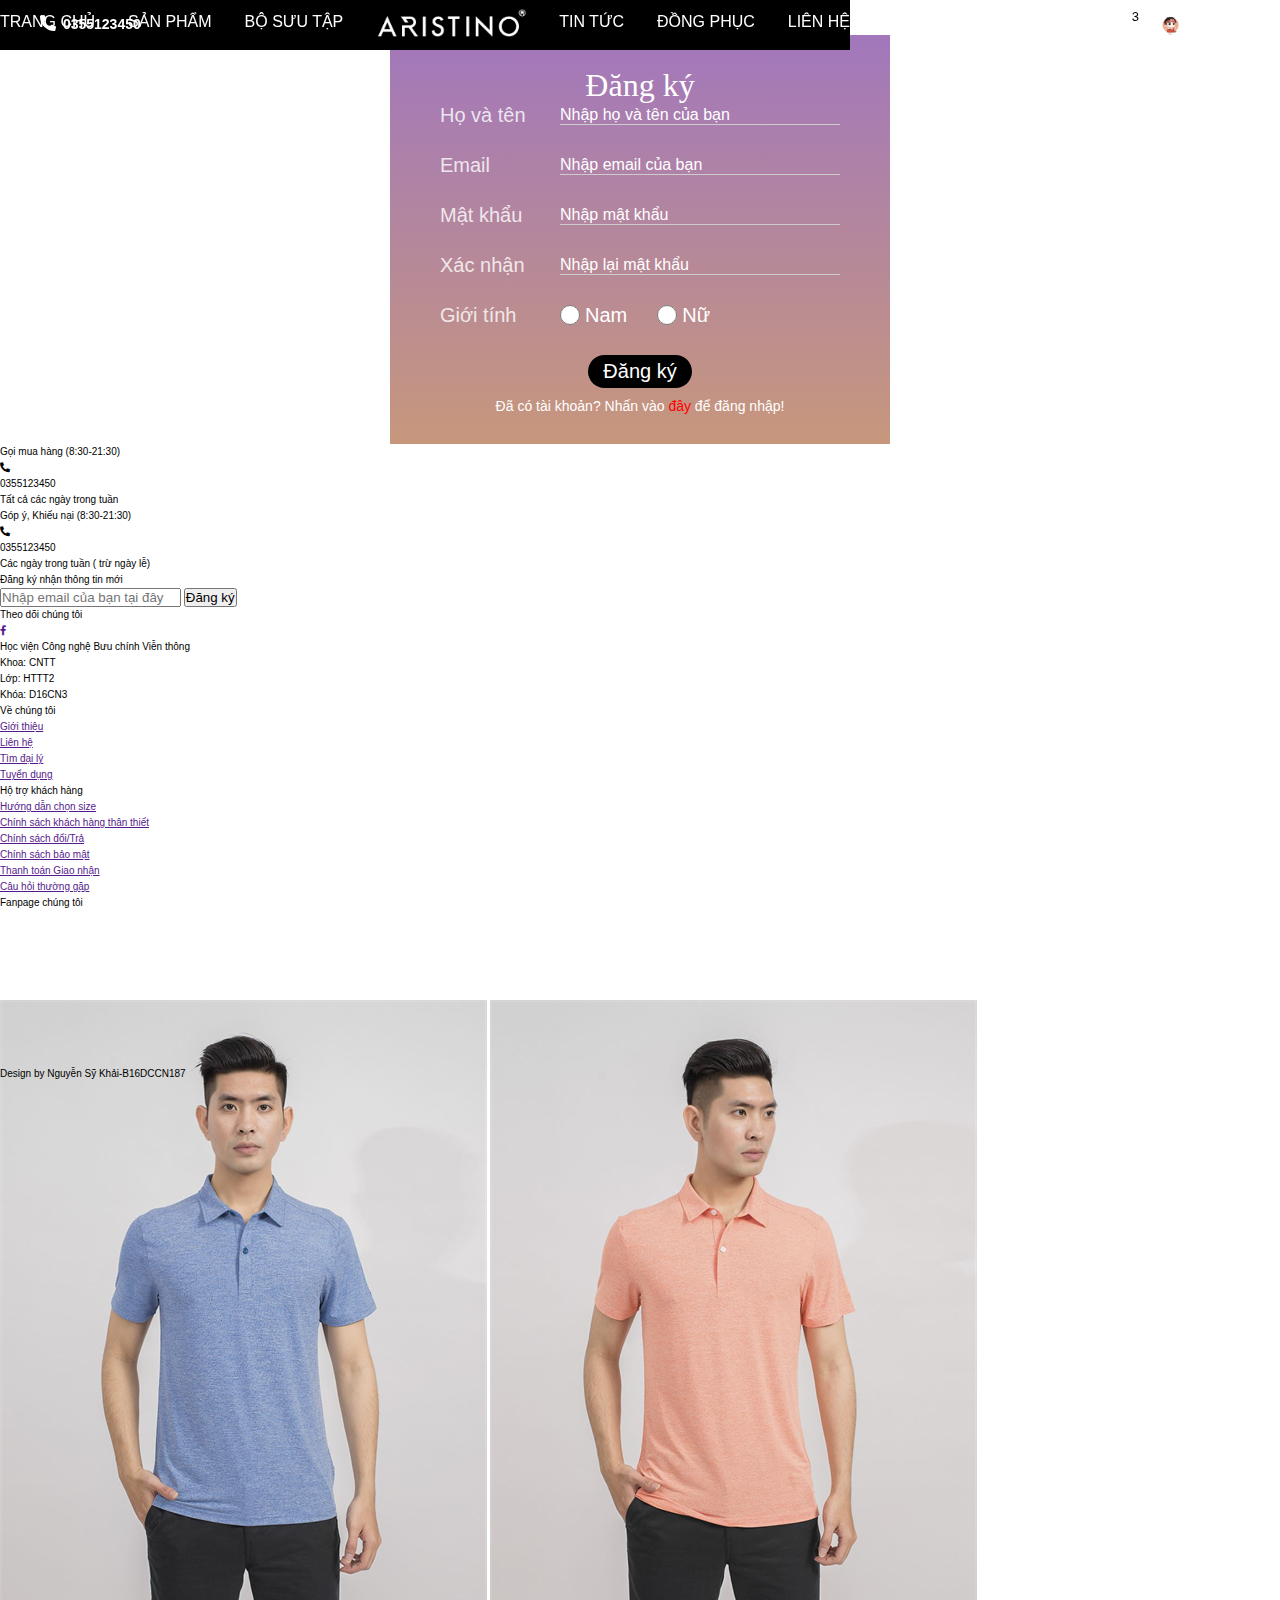
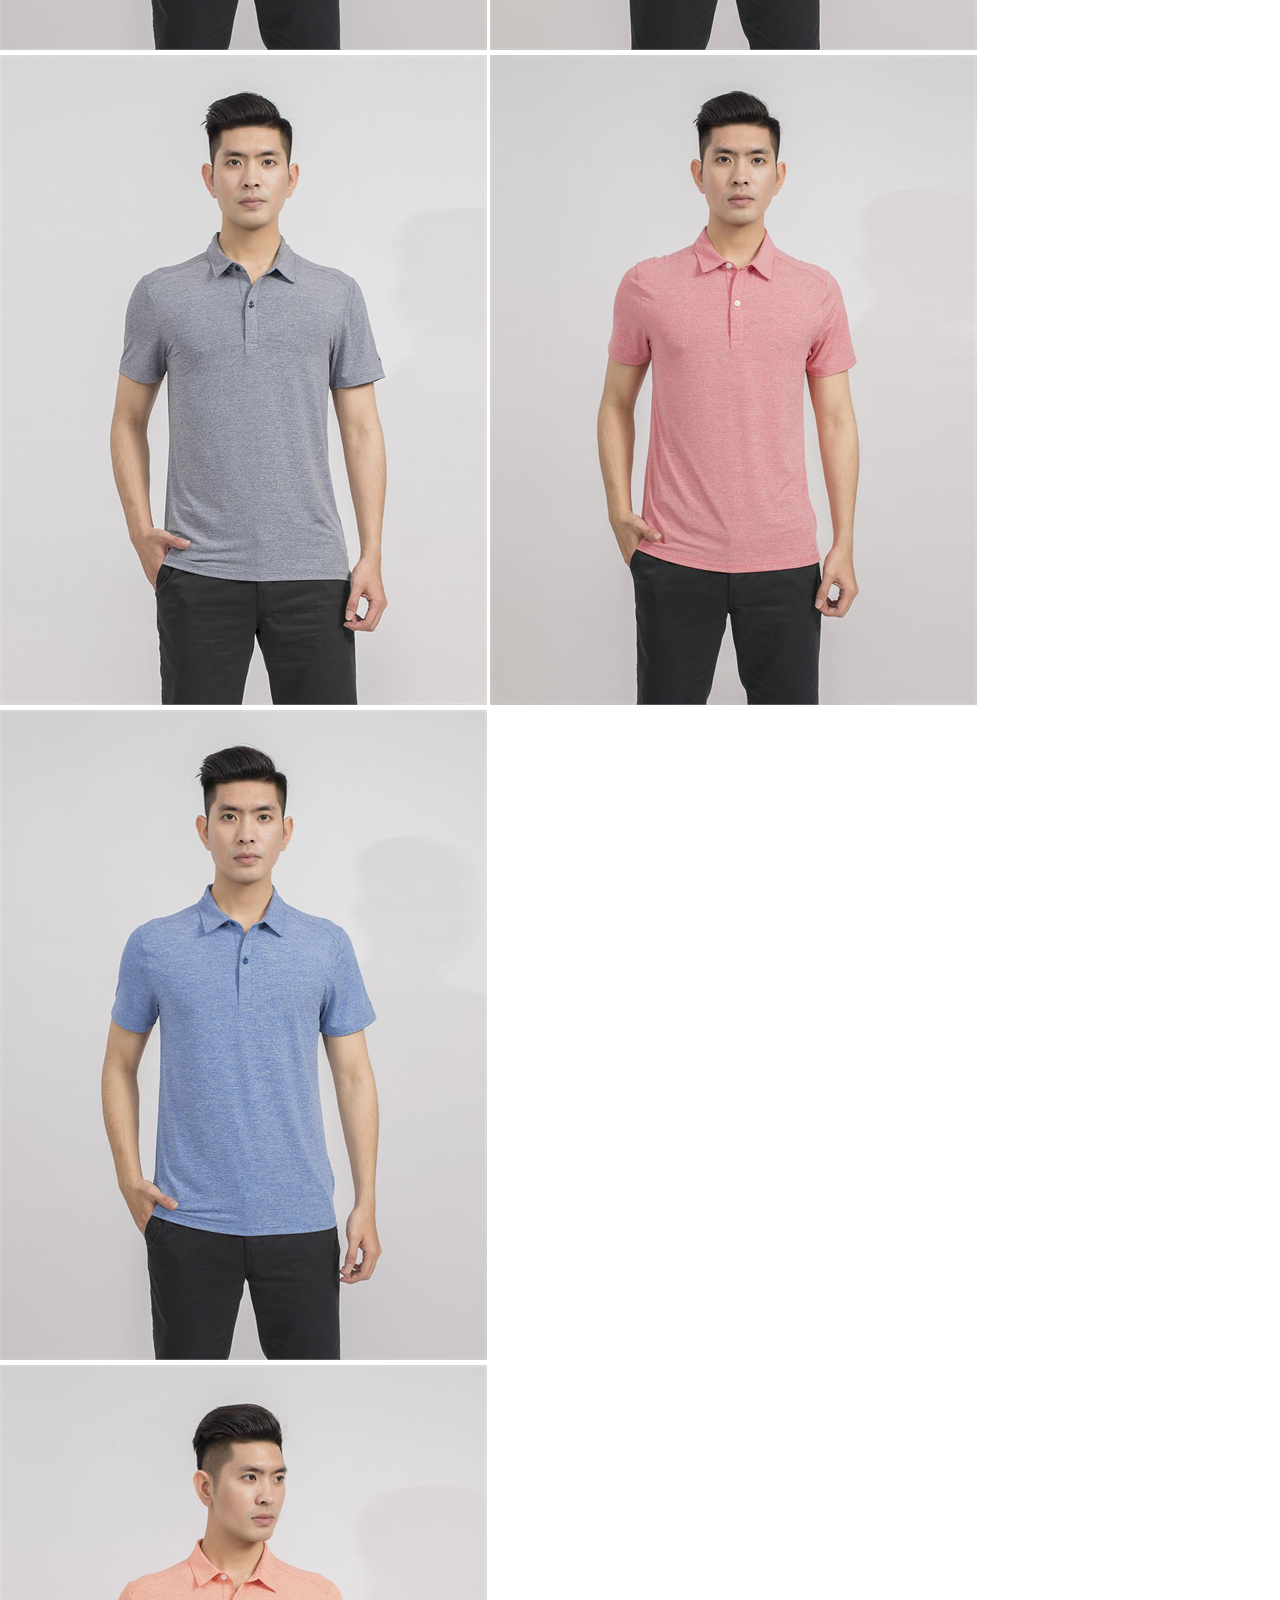
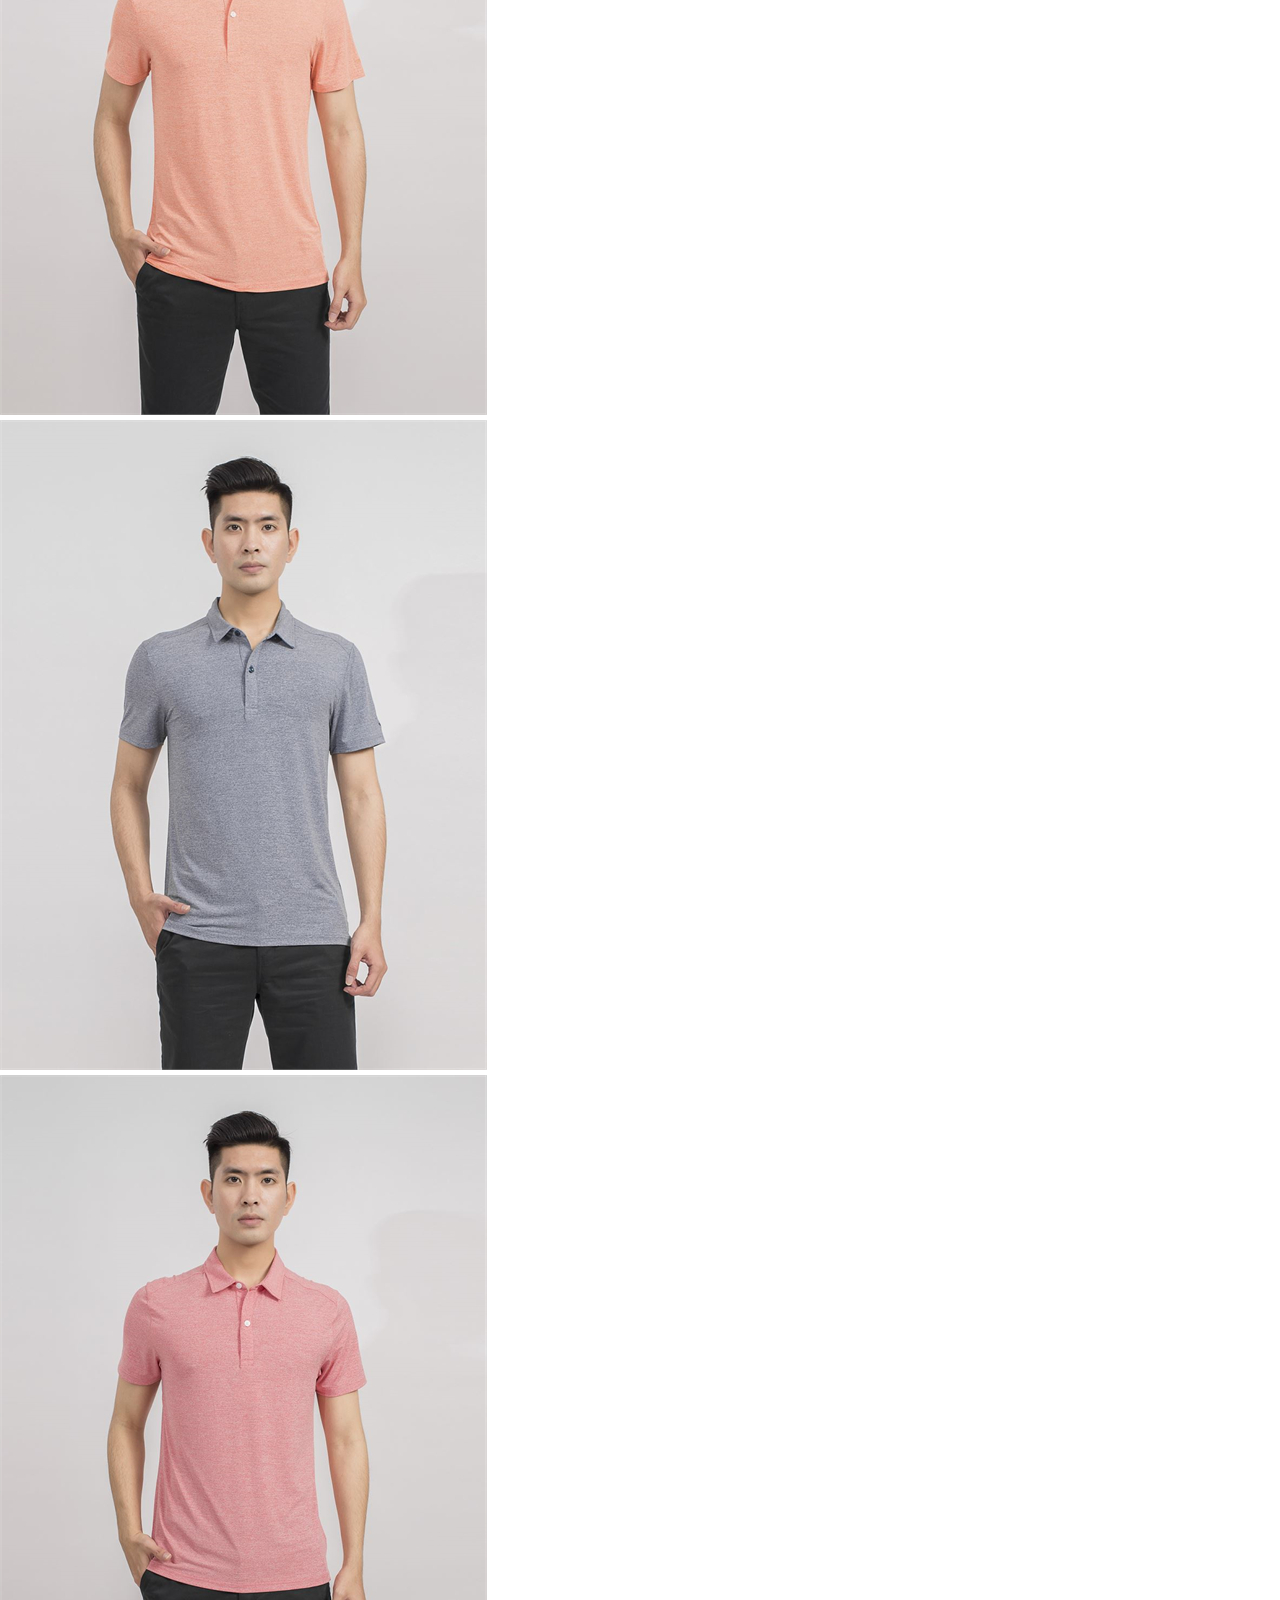
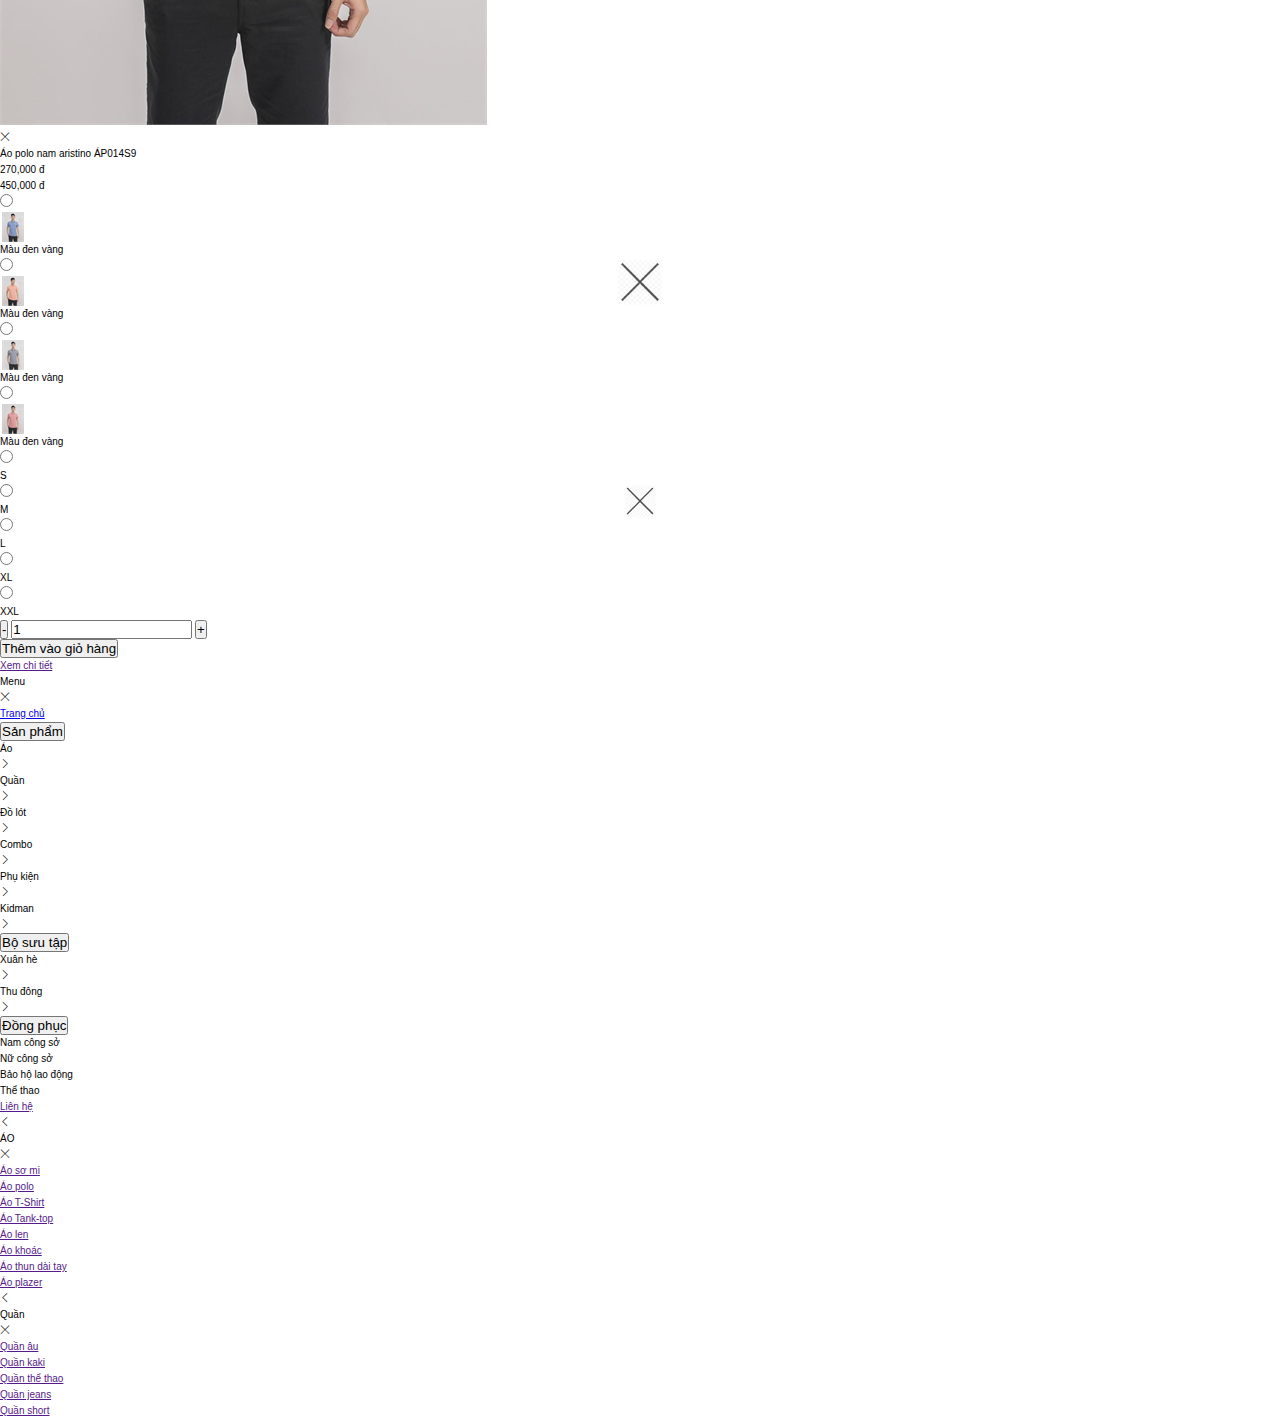
<file: signin.html>
<!DOCTYPE html>
<html lang="en">
<head>
    <meta charset="UTF-8">
    <meta http-equiv="X-UA-Compatible" content="IE=edge">
    <meta name="viewport" content="width=device-width, initial-scale=1.0">
    <title>Ecommerce</title>
    <link rel="icon" href="./public/images/logo_icon.png">
    <!-- Dùn lấy icon -->
    <link rel="stylesheet" href="./public/font/fontawesome-free-5.15.1-web/css/all.min.css">
    <link rel="stylesheet" href="./public/font/fontawesome-free-5.15.1-web/css/fontawesome.min.css">
    <!-- Dùn lấy icon -->
    <link rel="stylesheet" href="./public/themify-icons/themify-icons.css">
    <!-- css trang -->
    <link rel="stylesheet" href="./public/css/main.css">
    <link rel="stylesheet" href="./public/css/signin.css">
    <link rel="stylesheet" href="./public/css/reponsive_main.css">
    <!-- Bootstrap -->
    <link href="https://cdn.jsdelivr.net/npm/bootstrap@5.0.0/dist/css/bootstrap.min.css" rel="stylesheet" integrity="sha384-wEmeIV1mKuiNpC+IOBjI7aAzPcEZeedi5yW5f2yOq55WWLwNGmvvx4Um1vskeMj0" crossorigin="anonymous">
    <!-- Font ngoài -->
    <link rel="preconnect" href="https://fonts.gstatic.com">
    <link href="https://fonts.googleapis.com/css2?family=Roboto:ital,wght@0,100;0,300;0,400;0,500;0,700;0,900;1,100;1,300;1,500;1,700;1,900&display=swap" rel="stylesheet">
    <!-- <link href="https://cdnjs.cloudflare.com/ajax/libs/font-awesome/4.7.0/css/font-awesome.css" rel="stylesheet"/> -->
</head>
<body>
    <div class="app">
        <header class="header">
            <div class="container-fluid header_topbar">
                <ul class="header_topbar_list header_topbar_list_left">
                    <li class="header_topbar_item">
                        <!-- <i class="fa fa-phone header_topbar-icon" aria-hidden="true"></i> -->
                        <i class="fas fa-phone-alt header_topbar-icon"></i>
                        <span class="header_topbar_item_phone">
                            0355123450
                        </span>
                    </li>
                </ul>
                <ul class="header_topbar_list header_topbar_list_right">
                    <li class="header_topbar_item"  title="Tìm kiếm">
                        <!-- <i class="fa fa-search header_topbar-icon" aria-hidden="true"></i> -->
                        <label for="input_checkbox_search">
                            <span class="ti-search header_topbar-icon"></span>
                        </label>
                        
                    </li>
                    <li class="header_topbar_item header_topbar_item_cart" title="Giỏ hàng">
                        <label for="input_checkbox__cart"  onclick="modalCheckboxCart()">
                            <i class="fa fa-shopping-cart header_topbar-icon " aria-hidden="true"></i>
                            <span class="header_topbar_item_cart_number">3</span>
                        </label>
                    </li>
                    <!-- Nếu chưa đăng nhập -->
                    <!-- <li class="header_topbar_item" title="Đăng nhập/Đăng xuất">
                        <a href="">
                            <i class="fa fa-user header_topbar-icon" aria-hidden="true"></i>
                        </a>
                    </li> -->
                    <!-- Nếu đã đăng nhập -->
                    <li class="header_topbar_item header_topbar_account">
                        <div class="header_topbar_user">
                            <img src="./public/images/avatar.jpg" alt="" class="header_topbar_item_avatar">
                        </div>
                        <!-- <a href="" class="header_topbar_user">
                            <img src="./public/images/avatar.jpg" alt="" class="header_topbar_item_avatar">
                        </a> -->
                        <div class="header_topbar_user_menu">
                            <ul class="header_topbar_user_list">
                                <li class="header_topbar_user_item">
                                    <span style="color: #26a998;">Xin chào: </span><span style="color: red;">Khải</span>
                                </li>
                                <li class="header_topbar_user_item">
                                    <a href="">Thông tin tài khoản</a>
                                </li>
                                <li class="header_topbar_user_item">
                                    <a href="">Đơn mua</a>
                                </li>
                                <li class="header_topbar_user_item">
                                    <a href="">Đăng xuất</a>
                                </li>
                            </ul>
                        </div>
                    </li>
                    <li class="header_topbar_item header_topbar_bars"  title="Danh mục">
                        <label for="app_modal_category_input">
                            <i class="fas fa-bars header_topbar-icon"></i>
                        </label>
                        
                    </li>
                </ul>
            </div>
            <!-- <div class="container-fluid header_navbar app_header_navbar" id="header_navbar"> -->
            <div class="container-fluid header_navbar" id="header_navbar">

                <ul class="header_navbar_list">
                    <li class="header_navbar_item">
                        <a href="./index.html" class="header_navbar_item_kw">Trang chủ</a>
                    </li>
                    <li class="header_navbar_item header_navbar_item_product">
                        <span class="header_navbar_item_kw">Sản phẩm</span>
                        <!-- Hover Sản Phẩm -->
                        <div class="header_navbar_item_product_modal" id="item_product">
                            <div class="header_navbar_item_product_list">
                                <ul class="header_navbar_item_product_list_ul">
                                    <li class="header_navbar_item_product_list_ul_key"><a href="">ÁO</a></li>
                                    <li><a href="./category.html">Áo sơ mi</a></li>
                                    <li><a href="./category.html">Áo polo</a></li>
                                    <li><a href="./category.html">Áo len</a></li>
                                    <li><a href="./category.html">Áo T-Shirt</a></li>
                                    <li><a href="./category.html">Áo khoác</a></li>
                                    <li><a href="./category.html">Áo thun dài tay</a></li>
                                </ul>
                                <ul class="header_navbar_item_product_list_ul">
                                    <li class="header_navbar_item_product_list_ul_key"><a href="">Quần</a></li>
                                    <li><a href="./category.html">Quần âu</a></li>
                                    <li><a href="./category.html">Quần kaki</a></li>
                                    <li><a href="./category.html">Quần thể thao</a></li>
                                    <li><a href="./category.html">Quần jeans</a></li>
                                    <li><a href="./category.html">Quần Short</a></li>
                                </ul>
                                <ul class="header_navbar_item_product_list_ul">
                                    <li class="header_navbar_item_product_list_ul_key"><a href="">Đồ lót</a></li>
                                    <li><a href="./category.html">Boxer</a></li>
                                    <li><a href="./category.html">Brief</a></li>
                                </ul>
                                <ul class="header_navbar_item_product_list_ul">
                                    <li class="header_navbar_item_product_list_ul_key"><a href="">Phụ kiện</a></li>
                                    <li><a href="./category.html">Thắt lưng</a></li>
                                    <li><a href="./category.html">Ví nam</a></li>
                                    <li><a href="./category.html">Cà vạt</a></li>
                                    <li><a href="./category.html">Cặp da</a></li>
                                    <li><a href="./category.html">Giày da</a></li>
                                    <li><a href="./category.html">Vali</a></li>
                                </ul>
                                <ul class="header_navbar_item_product_list_ul">
                                    <li class="header_navbar_item_product_list_ul_key"><a href="">Kidman</a></li>
                                    <li><a href="./category.html">Áo sơ mi</a></li>
                                    <li><a href="./category.html">Áo polo</a></li>
                                    <li><a href="./category.html">Áo len</a></li>
                                    <li><a href="./category.html">Áo T-Shirt</a></li>
                                    <li><a href="./category.html">Áo khoác</a></li>
                                    <li><a href="./category.html">Áo thun dài tay</a></li>
                                </ul>
                            </div>
                            
                        </div>
                    </li>
                    <li class="header_navbar_item">
                        <span class="header_navbar_item_kw">Bộ sưu tập</span>
                    </li>
                    <li class="header_navbar_item header_navbar_item_logo">
                        <a href="./index.html"><img src="./public/images/logo-typo.png" alt=""></a>
                    </li>
                    <li class="header_navbar_item">
                        <a href="" class="header_navbar_item_kw"><span>Tin tức</span></a>
                    </li>
                    <li class="header_navbar_item">
                        <span class="header_navbar_item_kw">Đồng phục</span>
                    </li>
                    <li class="header_navbar_item">
                        <a href="" class="header_navbar_item_kw"><span>Liên hệ</span></a>
                    </li>
                </ul>
            </div>
            
        </header>
        <!-- END HEADER -->

        <!-- CONTAINER -->

        <div class="container_fluid">
            <div class="app_container">
                <!-- <div class="app_container_title">Chào mừng bạn đến với Ecommerce</div> -->
                <div class="app_container_content">
                    <div class="app_container_content_top">Đăng ký</div>
                    <form action="" method="POST">
                        <div class="app_container_content_list">
                            <div class="app_container_content_list_text">Họ và tên</div>
                            <input type="text" name="name" class="app_container_content_list_input" placeholder="Nhập họ và tên của bạn">
                        </div>
                        <div class="app_container_content_list">
                            <div class="app_container_content_list_text">Email</div>
                            <input type="email" name="email" class="app_container_content_list_input" placeholder="Nhập email của bạn">
                        </div>
                        <div class="app_container_content_list">
                            <div class="app_container_content_list_text">Mật khẩu</div>
                            <input type="password" name="password" class="app_container_content_list_input" placeholder="Nhập mật khẩu">
                        </div>
                        <div class="app_container_content_list">
                            <div class="app_container_content_list_text">Xác nhận</div>
                            <input type="password" name="repassword" class="app_container_content_list_input" placeholder="Nhập lại mật khẩu">
                        </div>
                        <div class="app_container_content_list">
                            <div class="app_container_content_list_text">Giới tính</div>
                            <input type="radio" class="app_container_content_list_radio" name="gioitinh" value="Nam"><span class="app_container_content_list_radio_text">Nam</span>
                            <input type="radio" class="app_container_content_list_radio" name="gioitinh" value="Nữ"><span class="app_container_content_list_radio_text">Nữ</span>
                        </div>
                        <button type="submit" class="app_container_content_submit">Đăng ký</button>
                        <div class="app_container_content_bottom">Đã có tài khoản? Nhấn vào <a href="./login.html" class="app_container_content_bottom_link">đây</a> để đăng nhập!</div>
                    </form>
                </div>
            </div>
            
        </div>

        <!-- END CONTAINER -->

        <!-- FOOTER -->
        <footer class="footer">
            <div class="footer_hr"></div>
            <div class=" app_footer">
                <div class="container app_footer_sectionInfo">
                    <div class="row">
                        <div class="col-xl-3 col-lg-3 col-md-6 col-sm-6 col-6">
                            <div class="app_footer_sectionInfo_top">
                                Gọi mua hàng (8:30-21:30)
                            </div>
                            <div class="app_footer_sectionInfo_between">
                                <div class="app_footer_sectionInfo_icon">
                                    <i class="fas fa-phone-alt"></i>
                                </div>
                                <div class="app_footer_sectionInfo_number">
                                    0355123450
                                </div>
                            </div>
                            <div class="app_footer_sectionInfo_bot">
                                Tất cả các ngày trong tuần
                            </div>
                        </div>
                        <div class="col-xl-3 col-lg-3 col-md-6 col-sm-6 col-6">
                            <div class="app_footer_sectionInfo_top">
                                Góp ý, Khiếu nại (8:30-21:30)
                            </div>
                            <div class="app_footer_sectionInfo_between">
                                <div class="app_footer_sectionInfo_icon">
                                    <i class="fas fa-phone-alt"></i>
                                </div>
                                <div class="app_footer_sectionInfo_number">
                                    0355123450
                                </div>
                            </div>
                            <div class="app_footer_sectionInfo_bot">
                                Các ngày trong tuần ( trừ ngày lễ)
                            </div>
                        </div>
                        <div class="col-xl-3 col-lg-3 col-md-6 col-sm-6 col-6">
                            <div class="app_footer_sectionInfo_top">
                                Đăng ký nhận thông tin mới
                            </div>
                            <form action="">
                                <div class="app_footer_sectionInfo_mail">
                                    <input type="email" class="app_footer_sectionInfo_input" placeholder="Nhập email của bạn tại đây" >
                                    <button class="app_footer_sectionInfo_button">Đăng ký</button>
                                </div>
                            </form>
                        </div>
                        <div class="col-xl-3 col-lg-3 col-md-6 col-sm-6 col-6">
                            <div class="app_footer_sectionInfo_top">
                                Theo dõi chúng tôi
                            </div>
                            <div class="app_footer_sectionInfo_between">
                                <a href="" class="app_footer_sectionInfo_face"><i class="fab fa-facebook-f"></i></a>
                            </div>
                        </div>
                    </div>
                </div>
                <div class="app_footer_contactInfo">
                    <div class="container">
                        <div class="row">
                            <div class="col-xl-3 col-lg-3 col-md-6 col-sm-6 col-6">
                                <div class="app_footer_contactInfo_title">Học viện Công nghệ Bưu chính Viễn thông</div>
                                <div class="app_footer_contactInfo_list">
                                    <ul class="app_footer_contactInfo_list_ul">
                                        <li class="app_footer_contactInfo_list_li">Khoa: CNTT</li>
                                        <li class="app_footer_contactInfo_list_li">Lớp: HTTT2</li>
                                        <li class="app_footer_contactInfo_list_li">Khóa: D16CN3</li>
                                    </ul>
                                </div>
                            </div>
                            <div class="col-xl-3 col-lg-3 col-md-6 col-sm-6 col-6">
                                <div class="app_footer_contactInfo_title">Về chúng tôi</div>
                                <div class="app_footer_contactInfo_list">
                                    <ul class="app_footer_contactInfo_list_ul">
                                        <li class="app_footer_contactInfo_list_li"><a href="" class="app_footer_contactInfo_list_link">Giới thiệu</a></li>
                                        <li class="app_footer_contactInfo_list_li"><a href="" class="app_footer_contactInfo_list_link">Liên hệ</a></li>
                                        <li class="app_footer_contactInfo_list_li"><a href="" class="app_footer_contactInfo_list_link">Tìm đại lý</a></li>
                                        <li class="app_footer_contactInfo_list_li"><a href="" class="app_footer_contactInfo_list_link">Tuyển dụng</a></li>
                                    </ul>
                                </div>
                            </div>
                            <div class="col-xl-3 col-lg-3 col-md-6 col-sm-6 col-6">
                                <div class="app_footer_contactInfo_title">Hộ trợ khách hàng</div>
                                <div class="app_footer_contactInfo_list">
                                    <ul class="app_footer_contactInfo_list_ul">
                                        <li class="app_footer_contactInfo_list_li"><a href="" class="app_footer_contactInfo_list_link">Hướng dẫn chọn size</a></li>
                                        <li class="app_footer_contactInfo_list_li"><a href="" class="app_footer_contactInfo_list_link">Chính sách khách hàng thân thiết</a></li>
                                        <li class="app_footer_contactInfo_list_li"><a href="" class="app_footer_contactInfo_list_link">Chính sách đổi/Trả</a></li>
                                        <li class="app_footer_contactInfo_list_li"><a href="" class="app_footer_contactInfo_list_link">Chính sách bảo mật</a></li>
                                        <li class="app_footer_contactInfo_list_li"><a href="" class="app_footer_contactInfo_list_link">Thanh toán Giao nhận</a></li>
                                        <li class="app_footer_contactInfo_list_li"><a href="" class="app_footer_contactInfo_list_link">Câu hỏi thường gặp</a></li>
                                    </ul>
                                </div>
                            </div>
                            <div class="col-xl-3 col-lg-3 col-md-6 col-sm-6 col-6">
                                <div class="app_footer_contactInfo_title">Fanpage chúng tôi</div>
                                <div class="app_footer_contactInfo_list">
                                    <iframe src="https://www.facebook.com/plugins/page.php?href=https%3A%2F%2Fwww.facebook.com%2FB%25C3%25A1o-m%25C6%25A1i-109474123773837&tabs=timeline&width=320&height=200&small_header=false&adapt_container_width=true&hide_cover=false&show_facepile=true&appId=3013235002026545" width="auto" height="auto" style="border:none;overflow:hidden" scrolling="no" frameborder="0" allowfullscreen="true" allow="autoplay; clipboard-write; encrypted-media; picture-in-picture; web-share"></iframe>
                                </div>
                            </div>
                        </div>
                    </div>
                </div>
                <div class="app_footer_bottom">Design by Nguyễn Sỹ Khải-B16DCCN187</div>
            </div>
        </footer>
        <!-- eND FOOTER -->
    </div>
    <!-- END APP -->


        <!-- modal Cart -->
        <div class="app_modal_cart" >
            <!-- <div class="app_modal_over"></div> -->
            <input type="checkbox" name="input_checkbox__cart" class="checkbox__cart" id="input_checkbox__cart" style="display: none;">
            <label for="input_checkbox__cart" class="app_modal_over" id="app_modal_over" onclick="modalCheckboxCart()"></label>
            
            <div class="shopping_cart">
                <div class="shopping_cart_top">
                    <div class="">GIỎ HÀNG</div>
                    <div>
                        <label for="input_checkbox__cart" class="ti-close shopping_cart_top_icon" onclick="modalCheckboxCart()"></label>
                    </div>
                </div>
                <span class="">Bạn đang  có <span style="font-weight: 800;font-family: 'Quicksand',sans-serif;font-size: 1.6rem;">0</span> sản phẩm trong giỏ hàng</span>
                
                <div class="shopping_cart_product">
                    <!-- Nếu không có sản phẩm trong giỏ hàng -->
                    <!-- <hr style="margin-top: 20px;margin-bottom: 20px;">
                    <span>Hiện chưa có sản phẩm trong giỏ hàng.</span> -->
    
                    <!-- Nếu có sản phẩm trong giỏ hàng -->
                    <hr style="margin-top: 20px;margin-bottom: 20px;">
                    <div class="shopping_cart_product_list">
                        <div class="shopping_cart_product_list_img">
                            <a href=""><img src="./public/images/product/product1.jpg" alt=""></a>
                        </div>
                        <div class="shopping_cart_product_list_content">
                            <a href="" class="shopping_cart_product_list_content_link">Áo thun in hình Capacabana TS 600 - Xanh Navy - XLÁo thun in hình Capacabana TS 600 - Xanh Navy - XL</a>
                            <div class="shopping_cart_product_list_price">
                                <span>250,000</span> đ <span style="font-weight: 800;">x</span> 1
                            </div>
                            <a href="" class="shopping_cart_product_list_content_remove">Xóa</a>
                        </div>
                    </div>
                    <hr style="margin-top: 20px;margin-bottom: 20px;">
                    <div class="shopping_cart_product_list">
                        <div class="shopping_cart_product_list_img">
                            <a href=""><img src="./public/images/product/product1.jpg" alt=""></a>
                        </div>
                        <div class="shopping_cart_product_list_content">
                            <a href="" class="shopping_cart_product_list_content_link">Áo thun in hình Capacabana TS 600 - Xanh Navy - XL</a>
                            <div class="shopping_cart_product_list_price">
                                <span>250,000</span> đ <span style="font-weight: 800;">x</span> 1
                            </div>
                            <a href="" class="shopping_cart_product_list_content_remove">Xóa</a>
                        </div>
                    </div>
                    <hr style="margin-top: 20px;margin-bottom: 20px;">
                    <div class="shopping_cart_product_list">
                        <div class="shopping_cart_product_list_img">
                            <a href=""><img src="./public/images/product/product1.jpg" alt=""></a>
                        </div>
                        <div class="shopping_cart_product_list_content">
                            <a href="" class="shopping_cart_product_list_content_link">Áo thun in hình Capacabana TS 600 - Xanh Navy - XL</a>
                            <div class="shopping_cart_product_list_price">
                                <span>250,000</span> đ <span style="font-weight: 800;">x</span> 1
                            </div>
                            <a href="" class="shopping_cart_product_list_content_remove">Xóa</a>
                        </div>
                    </div>
                    <hr style="margin-top: 20px;margin-bottom: 20px;">
                    <div class="shopping_cart_product_list">
                        <div class="shopping_cart_product_list_img">
                            <a href=""><img src="./public/images/product/product1.jpg" alt=""></a>
                        </div>
                        <div class="shopping_cart_product_list_content">
                            <a href="" class="shopping_cart_product_list_content_link">Áo thun in hình Capacabana TS 600 - Xanh Navy - XL</a>
                            <div class="shopping_cart_product_list_price">
                                <span>250,000</span> đ <span style="font-weight: 800;">x</span> 1
                            </div>
                            <a href="" class="shopping_cart_product_list_content_remove">Xóa</a>
                        </div>
                    </div>
                    <hr style="margin-top: 20px;margin-bottom: 20px;">
                    <div class="shopping_cart_product_list">
                        <div class="shopping_cart_product_list_img">
                            <a href=""><img src="./public/images/product/product1.jpg" alt=""></a>
                        </div>
                        <div class="shopping_cart_product_list_content">
                            <a href="" class="shopping_cart_product_list_content_link">Áo thun in hình Capacabana TS 600 - Xanh Navy - XL</a>
                            <div class="shopping_cart_product_list_price">
                                <span>250,000</span> đ <span style="font-weight: 800;">x</span> 1
                            </div>
                            <a href="" class="shopping_cart_product_list_content_remove">Xóa</a>
                        </div>
                    </div>
                </div>
                <span class="span_hr_big"></span>
                <div class="shopping_cart_total">
                    <span>Tổng tiền tạm tính:</span>
                    <span class="shopping_cart_total_price">520,000 đ</span>
                </div>
                <div class="shopping_cart_checkout">
                    <a href="" class="shopping_cart_checkout_link">Tiến hành đặt hàng</a>
                </div>
                <div class="shopping_cart_viewcart">
                    <a href="">Xem chi tiết giỏ hàng <span class="ti-arrow-right"></span></a>
                </div>
            </div>
        </div>

        <!-- modal search -->
        <input type="checkbox" id="input_checkbox_search" class="input_checkbox_search" hidden>
        <div class="app_modal_search">
            <div class="app_modal_search_top">
                <form action="" class="app_modal_search_content">
                    <input type="text" class="app_modal_search_input">
                    <div class="app_modal_search_search">
                        <button type="submit" class="ti-search app_modal_search_search_btn"></button>
                    </div>
                </form>
                <div class="app_modal_search_cl">
                    <label for="input_checkbox_search" class="input_checkbox_search_close">
                        <span class="ti-close"></span>
                    </label>
                </div>
            </div>
            
            <!-- Khi có sản phẩm -->
            <div class="app_modal_search_product">
                <div class="app_modal_search_product_list">
                    <div class="app_modal_search_product_list_img">
                        <a href="./seach.html"><img src="./public/images/product/saerch.jpg" alt=""></a>
                    </div>
                    <div class="app_modal_search_product_list_content">
                        <a href="./seach.html" class="app_modal_search_product_list_content_name">Quần lót boxer kidman DBX008</a>
                        <span class="app_modal_search_product_list_content_price">79,000</span>
                    </div>
                   
                </div>
                <hr>
                <div class="app_modal_search_product_list">
                    <div class="app_modal_search_product_list_img">
                        <a href="./seach.html"><img src="./public/images/product/saerch.jpg" alt=""></a>
                    </div>
                    <div class="app_modal_search_product_list_content">
                        <a href="./seach.html" class="app_modal_search_product_list_content_name">Quần lót boxer kidman DBX008</a>
                        <span class="app_modal_search_product_list_content_price">79,000</span>
                    </div>
                   
                </div>
            </div>
        </div>
        
        <!-- Modal sản phẩm -->
        
        <div class="app_modal_product">
            <input type="checkbox" id="input_checkbox_product" class="input_checkbox_product" onclick="checkboxProduct(this.id)" hidden>
            <label for="input_checkbox_product" class="app_modal_product_overplay"></label>
            
            <div class="app_modal_product_content">
                <div class="app_modal_product_content_top carousel slide" id="carouselProduct" data-bs-interval="false"  data-bs-ride="carousel">
                    <div class="app_modal_product_content_l">
                        <img src="./public/images/product/product_small/p1.jpg" alt="" data-bs-target="#carouselProduct" data-bs-slide-to="0" class="active app_modal_product_images_small" aria-current="true" aria-label="Slide 1">
                        <img src="./public/images/product/product_small/p2.jpg" alt="" data-bs-target="#carouselProduct" data-bs-slide-to="1" class="app_modal_product_images_small" aria-label="Slide 2">
                        <img src="./public/images/product/product_small/p3.jpg" alt="" data-bs-target="#carouselProduct" data-bs-slide-to="2" class="app_modal_product_images_small" aria-label="Slide 3">
                        <img src="./public/images/product/product_small/p4.jpg" alt="" data-bs-target="#carouselProduct" data-bs-slide-to="3" class="app_modal_product_images_small" aria-label="Slide 4">
                    </div>
                    <div class="app_modal_product_content_b carousel-inner">
                        <div class="carousel-item active">
                            <img src="./public/images/product/product_small/p1.jpg" class="d-block w-100" alt="...">
                          </div>
                          <div class="carousel-item">
                            <img src="./public/images/product/product_small/p2.jpg" class="d-block w-100" alt="...">
                          </div>
                          <div class="carousel-item">
                            <img src="./public/images/product/product_small/p3.jpg" class="d-block w-100" alt="...">
                          </div>
                          <div class="carousel-item">
                            <img src="./public/images/product/product_small/p4.jpg" class="d-block w-100" alt="...">
                          </div>
                    </div>
                    <div class="app_modal_product_content_r">
                        <label for="input_checkbox_product" class="app_modal_product_content_r_close"  onclick="checkboxProduct(this.id)">
                            <span class="ti-close"></span>
                        </label>
                        <div class="app_modal_product_name">Áo polo nam aristino ÁP014S9</div>
                        <!-- Khi không có giảm giá -->
                        <!-- <div class="app_modal_product_price">
                            <span>900,000 <span>đ</span></span>
                        </div> -->
                        <!-- Khi có giảm giá -->
                        <div class="app_modal_product_price_sale">
                            <div class="app_modal_product_price_new">
                                <span>270,000 <soan>đ</soan></span>
                            </div>
                            <div class="app_modal_product_price_old">
                                <span>450,000 <span>đ</span></span>
                            </div>
                        </div>
                        <form action="">
                            <div class="app_modal_product_color">
                                <ul>
                                    <li class="app_modal_product_color_list" data-id="1" data-name="modal_product_color_" id="modal_product_color_1" onclick="modalChangeBorderColor(this.id)" onmouseover="modalHoverBorderColor(this.id)" onmouseout="modalOutBorderColor(this.id)">
                                        <div class="app_modal_product_color_radio">
                                            <input type="radio" name="modalColorID" value="1" class="app_modal_product_color_radio_input">
                                            <div class="app_modal_product_color_radio_btn" style="background: url('./public/images/product/product_nano/p1.jpg') no-repeat center center;width: 25px;height: 30px;" 
                                            data-bs-target="#carouselProduct" data-bs-slide-to="0" class="active app_modal_product_images_small" aria-current="true" aria-label="Slide 1"></div>
                                        </div>
                                        <div class="app_modal_product_color_list_title">
                                            Màu đen vàng
                                        </div>
                                    </li>
                                    <!-- Nếu hết màu sản phầm -->
                                    <li class="app_modal_product_color_list" data-id="2" data-name="modal_product_color_" id="modal_product_color_2" onclick="modalChangeBorderColor(this.id)" onmouseover="modalHoverBorderColor(this.id)" onmouseout="modalOutBorderColor(this.id)">
                                        <div class="app_modal_product_color_radio" style="background: url('./public/images/product/product_nano/soldout.png') no-repeat center center;background-size: contain;">
                                            <input type="radio" name="modalColorID" value="2" class="app_modal_product_color_radio_input">
                                            <div class="app_modal_product_color_radio_btn app_modal_product_soldout" style="background: url('./public/images/product/product_nano/p2.jpg') no-repeat center center;width: 25px;height: 30px;" 
                                            data-bs-target="#carouselProduct" data-bs-slide-to="1" class="active app_modal_product_images_small" aria-current="true" aria-label="Slide 2"></div>
                                        </div>
                                        <div class="app_modal_product_color_list_title">
                                            Màu đen vàng
                                        </div>
                                    </li>
                                    <li class="app_modal_product_color_list" data-id="3" data-name="modal_product_color_" id="modal_product_color_3" onclick="modalChangeBorderColor(this.id)" onmouseover="modalHoverBorderColor(this.id)" onmouseout="modalOutBorderColor(this.id)">
                                        <div class="app_modal_product_color_radio">
                                            <input type="radio" name="modalColorID" value="3" class="app_modal_product_color_radio_input">
                                            <div class="app_modal_product_color_radio_btn" style="background: url('./public/images/product/product_nano/p3.jpg') no-repeat center center;width: 25px;height: 30px;" 
                                            data-bs-target="#carouselProduct" data-bs-slide-to="2" class="active app_modal_product_images_small" aria-current="true" aria-label="Slide 3"></div>
                                        </div>
                                        <div class="app_modal_product_color_list_title">
                                            Màu đen vàng
                                        </div>
                                    </li>
                                    <li class="app_modal_product_color_list" data-id="4" data-name="modal_product_color_" id="modal_product_color_4" onclick="modalChangeBorderColor(this.id)" onmouseover="modalHoverBorderColor(this.id)" onmouseout="modalOutBorderColor(this.id)">
                                        <div class="app_modal_product_color_radio">
                                            <input type="radio" name="modalColorID" value="4" class="app_modal_product_color_radio_input">
                                            <div class="app_modal_product_color_radio_btn" style="background: url('./public/images/product/product_nano/p4.jpg') no-repeat center center;width: 25px;height: 30px;" 
                                            data-bs-target="#carouselProduct" data-bs-slide-to="3" class="active app_modal_product_images_small" aria-current="true" aria-label="Slide 4"></div>
                                        </div>
                                        <div class="app_modal_product_color_list_title">
                                            Màu đen vàng
                                        </div>
                                    </li>
                                </ul>
                            </div>
                            <div class="app_modal_product_size">
                                <ul>
                                    <li class="app_modal_product_size_list" data-id="S" data-name="modal_product_size_" id="modal_product_size_S" onclick="modalChangeBorderSize(this.id)" onmouseover="modalHoverBorderSize(this.id)" onmouseout="modalOutBorderSize(this.id)">
                                        <div class="app_modal_product_size_radio">
                                            <input type="radio" name="modalSizeID" value="S" class="app_modal_product_size_radio_input">
                                            <div class="app_modal_product_size_radio_btn">S</div>
                                        </div>
                                    </li>
                                    <!-- Nếu kích thước hết -->
                                    <li class="app_modal_product_size_list" data-id="M" data-name="modal_product_size_" id="modal_product_size_M" onclick="modalChangeBorderSize(this.id)" onmouseover="modalHoverBorderSize(this.id)" onmouseout="modalOutBorderSize(this.id)">
                                        <div class="app_modal_product_size_radio" style="background: url('./public/images/product/product_nano/soldout.png') no-repeat center center;background-size: contain;">
                                            <input type="radio" name="modalSizeID" value="M" class="app_modal_product_size_radio_input">
                                            <div class="app_modal_product_size_radio_btn">M</div>
                                        </div>
                                    </li>
                                    <li class="app_modal_product_size_list" data-id="L" data-name="modal_product_size_" id="modal_product_size_L" onclick="modalChangeBorderSize(this.id)" onmouseover="modalHoverBorderSize(this.id)" onmouseout="modalOutBorderSize(this.id)">
                                        <div class="app_modal_product_size_radio">
                                            <input type="radio" name="modalSizeID" value="L" class="app_modal_product_size_radio_input">
                                            <div class="app_modal_product_size_radio_btn">L</div>
                                        </div>
                                    </li>
                                    <li class="app_modal_product_size_list" data-id="XL" data-name="modal_product_size_" id="modal_product_size_XL" onclick="modalChangeBorderSize(this.id)" onmouseover="modalHoverBorderSize(this.id)" onmouseout="modalOutBorderSize(this.id)">
                                        <div class="app_modal_product_size_radio">
                                            <input type="radio" name="modalSizeID" value="XL" class="app_modal_product_size_radio_input">
                                            <div class="app_modal_product_size_radio_btn">XL</div>
                                        </div>
                                    </li>
                                    <li class="app_modal_product_size_list" data-id="XXL" data-name="modal_product_size_" id="modal_product_size_XXL" onclick="modalChangeBorderSize(this.id)" onmouseover="modalHoverBorderSize(this.id)" onmouseout="modalOutBorderSize(this.id)">
                                        <div class="app_modal_product_size_radio">
                                            <input type="radio" name="modalSizeID" value="XXL" class="app_modal_product_size_radio_input">
                                            <div class="app_modal_product_size_radio_btn">XXL</div>
                                        </div>
                                    </li>
                                </ul>
                            </div>
                            <div class="app_modal_product_number">
                                <input type="button" onclick="modalMinusQty()" class="app_modal_product_number_btn" value="-">
                                <input type="text" oninput="modalInputQty()" name="modalQty" id="modalQty" value="1" min="1" max="" class="app_modal_product_number_qty">
                                <input type="button" onclick="modalPlusQty()" class="app_modal_product_number_btn" value="+">
                            </div>
                            <div class="app_modal_product_button">
                                <button type="submit" class="app_modal_product_submit">Thêm vào giỏ hàng</button>
                            </div>
                        </form>
                    </div>
                </div>
                <div class="app_modal_product_content_bottom">
                    <a href="" class="app_modal_product_content_bottom_link">Xem chi tiết</a>
                </div>
            </div>
            
        </div>

        <!-- Modal danh mục -->
    
        <div class="app_modal_category">
            <input type="checkbox" name="" id="app_modal_category_input" class="app_modal_category_input" hidden>
            <label for="app_modal_category_input" class="app_modal_category_overlay"></label>
            <div class="app_modal_category_content">
                <div class="app_modal_category_content_title">
                    <div class="app_modal_category_content_title_text">
                        Menu
                    </div>
                    <label for="app_modal_category_input" class="app_modal_category_content_title_icon">
                        <span class="ti-close"></span>
                    </label>
                </div>
                <div class="app_modal_category_container">
                    <div class="app_modal_category_content_list">
                        <a href="./index.html" class="app_modal_category_content_link">Trang chủ</a>
                    </div>
                    <div class="accordion accordion-flush" id="accordionFlushExample">
                        <div class="accordion-item">
                        <h2 class="accordion-header" id="flush-headingOne">
                            <button class="accordion-button accordion-button_modal collapsed app_modal_category_content_list" type="button" data-bs-toggle="collapse" data-bs-target="#flush-collapseOne" aria-expanded="false" aria-controls="flush-collapseOne">
                            Sản phẩm
                            </button>
                        </h2>
                        <div id="flush-collapseOne" class="accordion-collapse collapse" aria-labelledby="flush-headingOne" data-bs-parent="#accordionFlushExample">
                            <!-- Content -->
                            <!-- Có list sau -->
                            <ul class="app_modal_category_ul">
                                <li class="app_modal_category_hasChildren">
                                    <div class="app_modal_category_hasChildren_content">Áo</div>
                                    <div class="app_modal_category_hasChildren_next" id="modalCategory_Ao" data-id="Ao" data-name="modalCategory_" onclick="hasChildrenCategory(this.id)">
                                        <div class=""><span class="ti-angle-right"></span></div>
                                    </div>
                                </li>
                                <li class="app_modal_category_hasChildren">
                                    <div class="app_modal_category_hasChildren_content">Quần</div>
                                    <div class="app_modal_category_hasChildren_next" id="modalCategory_Quan" data-id="Quan" data-name="modalCategory_" onclick="hasChildrenCategory(this.id)">
                                        <div class=""><span class="ti-angle-right"></span></div>
                                    </div>
                                </li>
                                <li class="app_modal_category_hasChildren">
                                    <div class="app_modal_category_hasChildren_content">Đồ lót</div>
                                    <div class="app_modal_category_hasChildren_next">
                                        <div class=""><span class="ti-angle-right"></span></div>
                                    </div>
                                </li>
                                <li class="app_modal_category_hasChildren">
                                    <div class="app_modal_category_hasChildren_content">Combo</div>
                                    <div class="app_modal_category_hasChildren_next">
                                        <div class=""><span class="ti-angle-right"></span></div>
                                    </div>
                                </li>
                                <li class="app_modal_category_hasChildren">
                                    <div class="app_modal_category_hasChildren_content">Phụ kiện</div>
                                    <div class="app_modal_category_hasChildren_next">
                                        <div class=""><span class="ti-angle-right"></span></div>
                                    </div>
                                </li>
                                <li class="app_modal_category_hasChildren">
                                    <div class="app_modal_category_hasChildren_content">Kidman</div>
                                    <div class="app_modal_category_hasChildren_next">
                                        <div class=""><span class="ti-angle-right"></span></div>
                                    </div>
                                </li>
                            </ul>
                        </div>
                        </div>
                        <div class="accordion-item">
                        <h2 class="accordion-header" id="flush-headingTwo">
                            <button class="accordion-button collapsed app_modal_category_content_list" type="button" data-bs-toggle="collapse" data-bs-target="#flush-collapseTwo" aria-expanded="false" aria-controls="flush-collapseTwo">
                            Bộ sưu tập
                            </button>
                        </h2>
                        <div id="flush-collapseTwo" class="accordion-collapse collapse" aria-labelledby="flush-headingTwo" data-bs-parent="#accordionFlushExample">
                            <ul class="app_modal_category_ul">
                                <li class="app_modal_category_hasChildren">
                                    <div class="app_modal_category_hasChildren_content">Xuân hè</div>
                                    <div class="app_modal_category_hasChildren_next">
                                        <div class=""><span class="ti-angle-right"></span></div>
                                    </div>
                                </li>
                                <li class="app_modal_category_hasChildren">
                                    <div class="app_modal_category_hasChildren_content">Thu đông</div>
                                    <div class="app_modal_category_hasChildren_next">
                                        <div class=""><span class="ti-angle-right"></span></div>
                                    </div>
                                </li>
                            </ul>
                        </div>
                        </div>
                        <div class="accordion-item">
                        <h2 class="accordion-header" id="flush-headingThree">
                            <button class="accordion-button collapsed app_modal_category_content_list" type="button" data-bs-toggle="collapse" data-bs-target="#flush-collapseThree" aria-expanded="false" aria-controls="flush-collapseThree">
                            Đồng phục
                            </button>
                        </h2>
                        <div id="flush-collapseThree" class="accordion-collapse collapse" aria-labelledby="flush-headingThree" data-bs-parent="#accordionFlushExample">
                            <ul class="app_modal_category_ul">
                                <li class="app_modal_category_hasChildren">
                                    <div class="app_modal_category_hasChildren_content">Nam công sở</div>
                                </li>
                                <li class="app_modal_category_hasChildren">
                                    <div class="app_modal_category_hasChildren_content">Nữ công sở</div>
                                </li>
                                <li class="app_modal_category_hasChildren">
                                    <div class="app_modal_category_hasChildren_content">Bảo hộ lao động</div>
                                </li>
                                <li class="app_modal_category_hasChildren">
                                    <div class="app_modal_category_hasChildren_content">Thể thao</div>
                                </li>
                            </ul>
                        </div>
                        </div>
                    </div>
                    <div class="app_modal_category_content_list">
                        <a href="" class="app_modal_category_content_link">Liên hệ</a>
                    </div>
                </div>
            </div>
            
        </div>
        <div class="modal_children">
            <input type="checkbox" name="app_modal_category_children_input" id="app_modal_category_children_input" class="app_modal_category_children_input" hidden>
            <label for="app_modal_category_children_input" class="app_modal_category_chidren_overlay"  onclick="modalChildrenCategory()"></label>
            <!-- Children áo -->
            <div class="app_modal_category_children" id="modalCategoryChildren_Ao" data-name="modalCategoryChildren_">
                <div class="app_modal_category_children_title">
                    <div class="app_modal_category_children_title_icon"  onclick="backModalCategory()">
                        <span class="ti-angle-left"></span>
                    </div>
                    <div class="app_modal_category_children_title_text">
                        ÁO
                    </div>
                    <div class="app_modal_category_children_title_icon" onclick="modalChildrenCategory()">
                        <span class="ti-close"></span>
                    </div>
                </div>
                <div class="app_modal_category_container">
                    <div class="app_modal_category_content_list">
                        <a href="" class="app_modal_category_content_link">Áo sơ mi</a>
                    </div>
                    <div class="app_modal_category_content_list">
                        <a href="" class="app_modal_category_content_link">Áo polo</a>
                    </div>
                    <div class="app_modal_category_content_list">
                        <a href="" class="app_modal_category_content_link">Áo T-Shirt</a>
                    </div>
                    <div class="app_modal_category_content_list">
                        <a href="" class="app_modal_category_content_link">Áo Tank-top</a>
                    </div>
                    <div class="app_modal_category_content_list">
                        <a href="" class="app_modal_category_content_link">Áo len</a>
                    </div>
                    <div class="app_modal_category_content_list">
                        <a href="" class="app_modal_category_content_link">Áo khoác</a>
                    </div>
                    <div class="app_modal_category_content_list">
                        <a href="" class="app_modal_category_content_link">Áo thun dài tay</a>
                    </div>
                    <div class="app_modal_category_content_list">
                        <a href="" class="app_modal_category_content_link">Áo plazer</a>
                    </div>
                </div>
            </div>
            <!-- Children Quần -->
            <div class="app_modal_category_children" id="modalCategoryChildren_Quan" data-name="modalCategoryChildren_">
                <div class="app_modal_category_children_title">
                    <div class="app_modal_category_children_title_icon"  onclick="backModalCategory()">
                        <span class="ti-angle-left"></span>
                    </div>
                    <div class="app_modal_category_children_title_text">
                        Quần
                    </div>
                    <div class="app_modal_category_children_title_icon" onclick="modalChildrenCategory()">
                        <span class="ti-close"></span>
                    </div>
                </div>
                <div class="app_modal_category_container">
                    <div class="app_modal_category_content_list">
                        <a href="" class="app_modal_category_content_link">Quần âu</a>
                    </div>
                    <div class="app_modal_category_content_list">
                        <a href="" class="app_modal_category_content_link">Quần kaki</a>
                    </div>
                    <div class="app_modal_category_content_list">
                        <a href="" class="app_modal_category_content_link">Quần thể thao</a>
                    </div>
                    <div class="app_modal_category_content_list">
                        <a href="" class="app_modal_category_content_link">Quần jeans</a>
                    </div>
                    <div class="app_modal_category_content_list">
                        <a href="" class="app_modal_category_content_link">Quần short</a>
                    </div>
                </div>
            </div>
        </div>

</body>
    <!-- Jquery -->
    <script src="https://code.jquery.com/jquery-3.6.0.min.js" integrity="sha256-/xUj+3OJU5yExlq6GSYGSHk7tPXikynS7ogEvDej/m4=" crossorigin="anonymous"></script>
    <!-- Ajjax -->
    <script src="https://ajax.googleapis.com/ajax/libs/jquery/3.5.1/jquery.min.js"></script>
    <!-- Bootstrap -->
    <script src="https://cdn.jsdelivr.net/npm/@popperjs/core@2.9.2/dist/umd/popper.min.js" integrity="sha384-IQsoLXl5PILFhosVNubq5LC7Qb9DXgDA9i+tQ8Zj3iwWAwPtgFTxbJ8NT4GN1R8p" crossorigin="anonymous"></script>
    <script src="https://cdn.jsdelivr.net/npm/bootstrap@5.0.1/dist/js/bootstrap.min.js" integrity="sha384-Atwg2Pkwv9vp0ygtn1JAojH0nYbwNJLPhwyoVbhoPwBhjQPR5VtM2+xf0Uwh9KtT" crossorigin="anonymous"></script>
    <!-- css trang -->
    <script src="./public/js/main.js"></script>
</html>
</file>
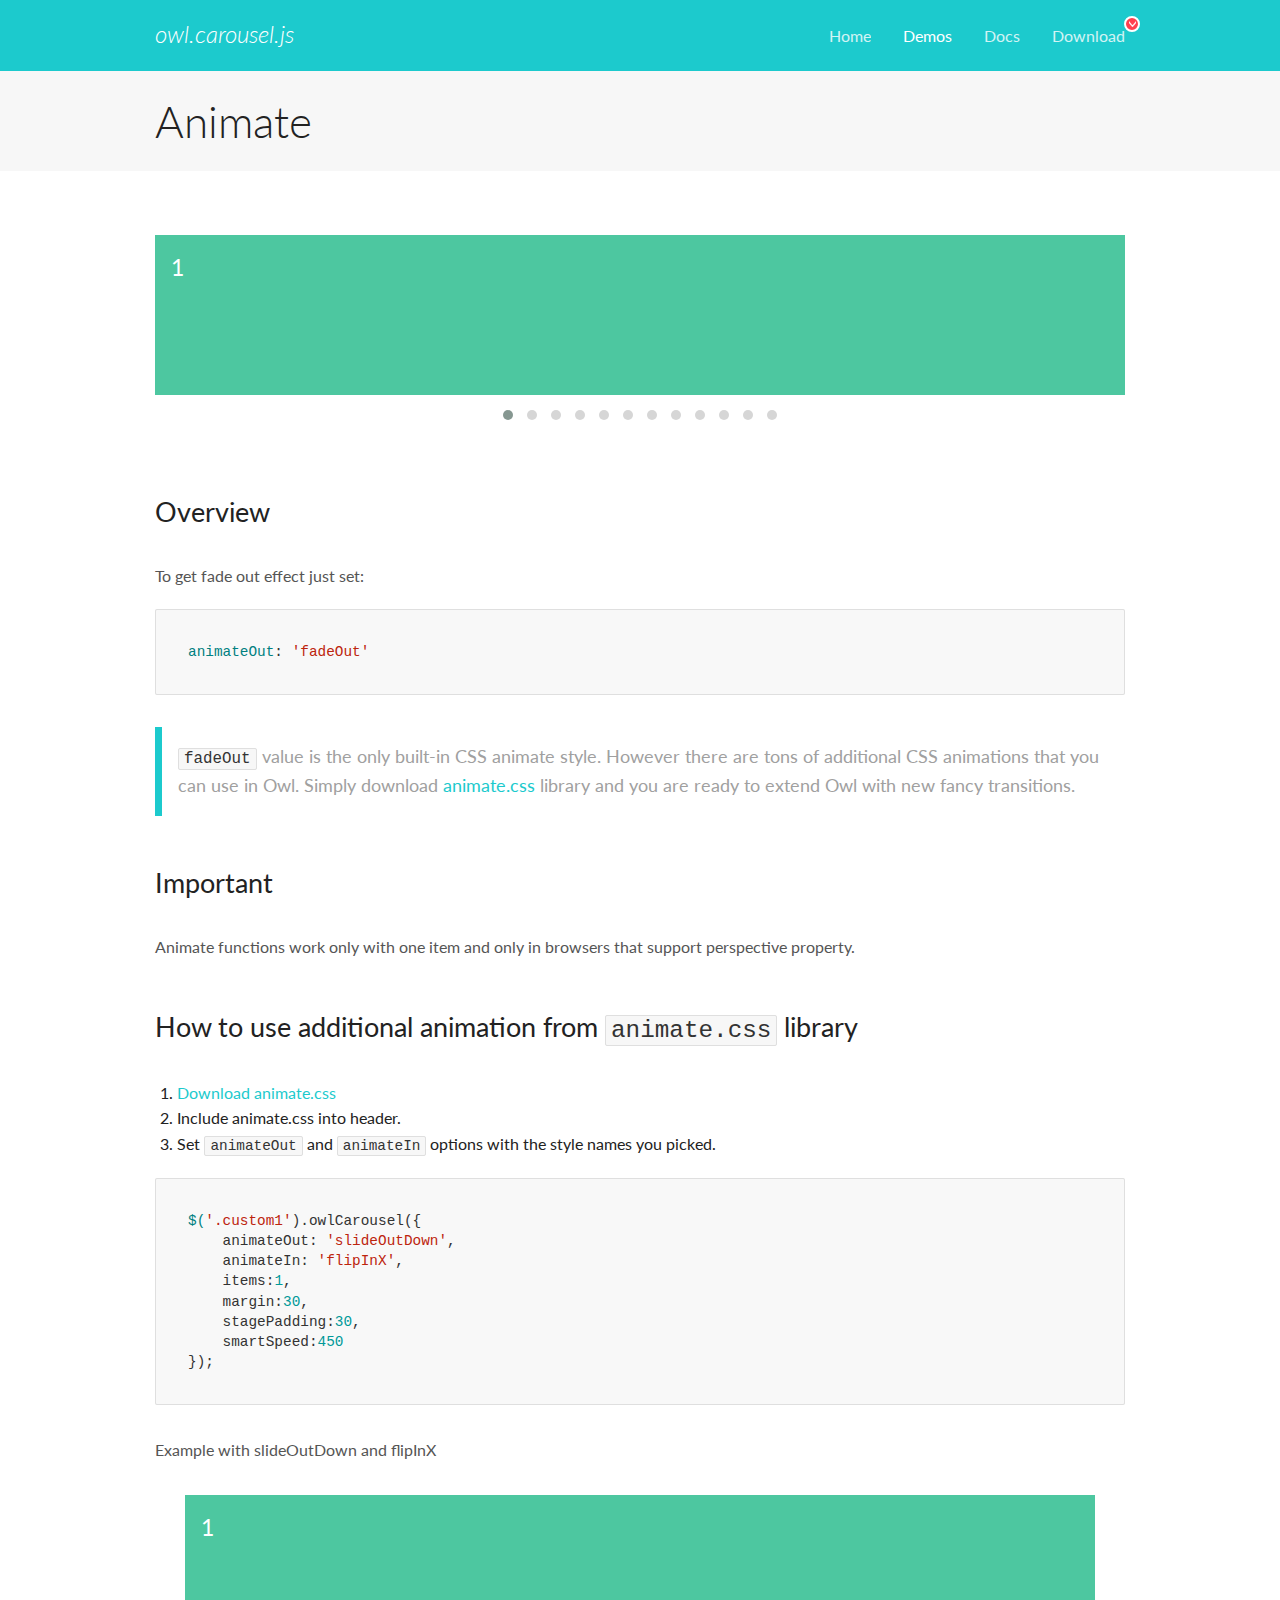
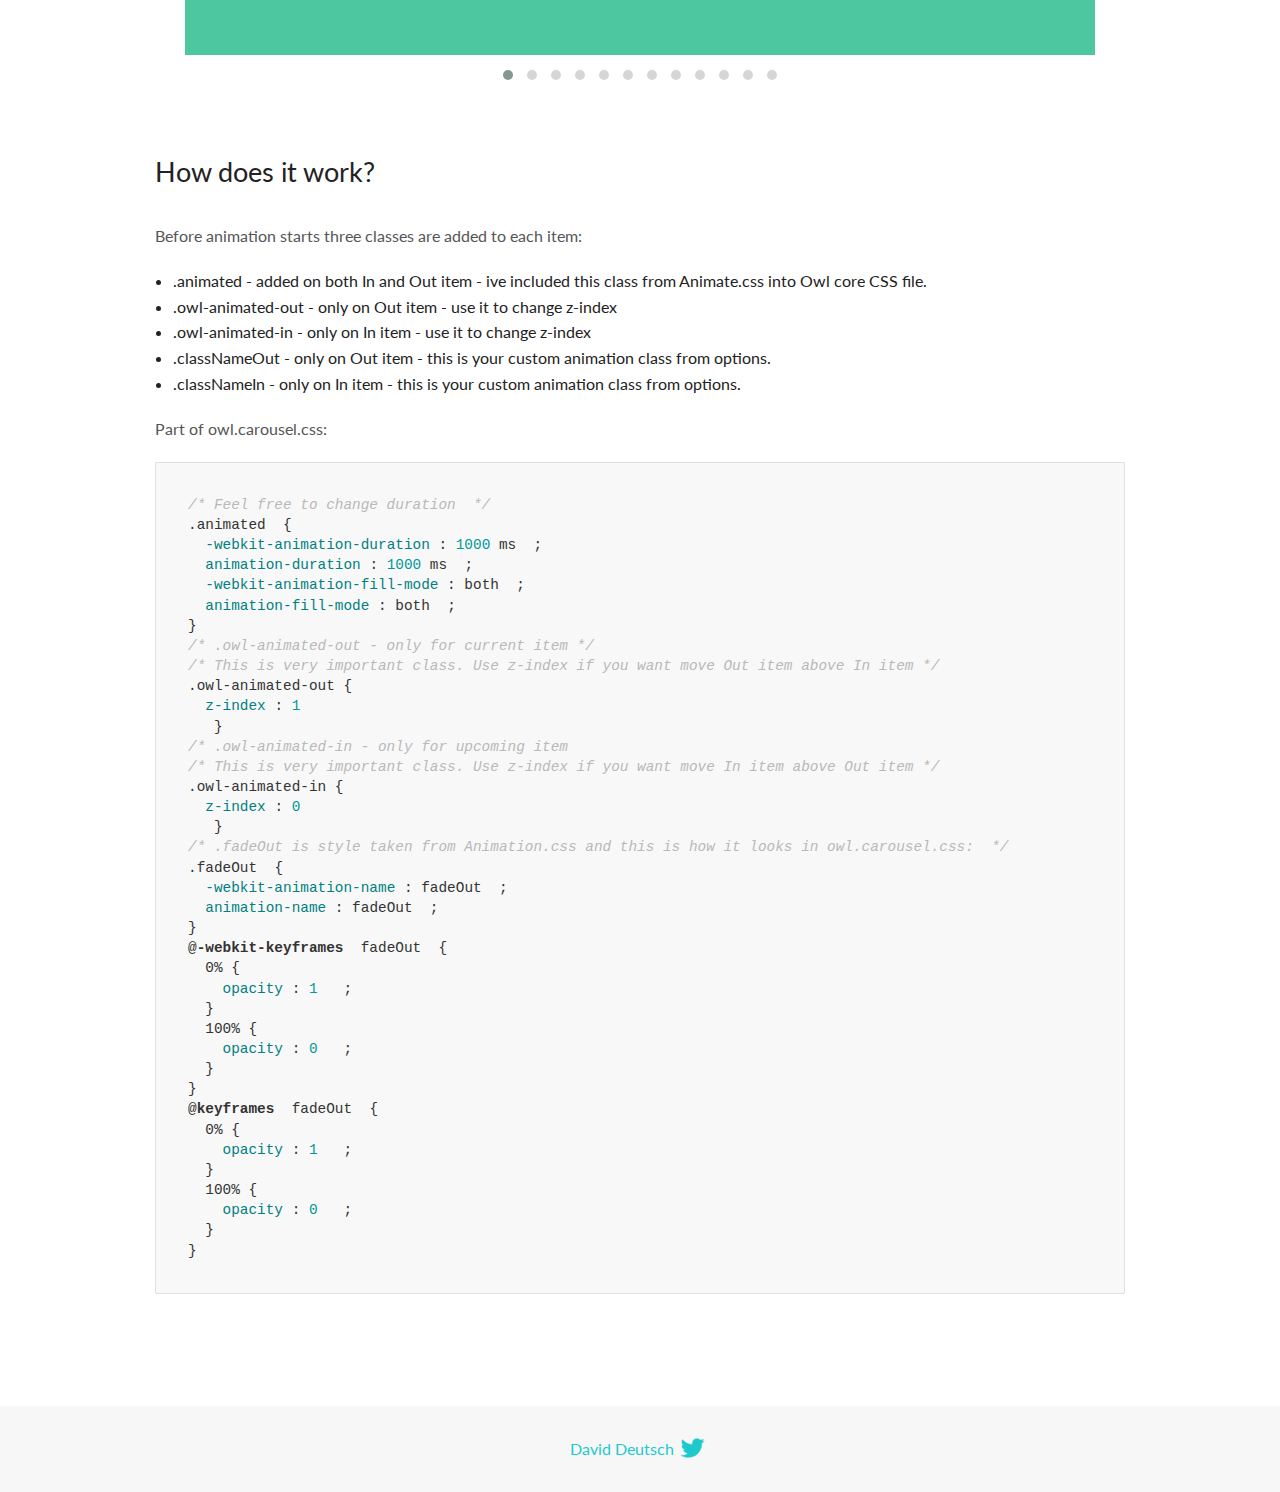
<file: public/OwlCarousel/docs/demos/animate.html>
<!DOCTYPE html>
<html lang="en">
  <head>

    <!-- head -->
    <meta charset="utf-8">
    <meta name="msapplication-tap-highlight" content="no" />
    <meta name="viewport" content="width=device-width, initial-scale=1.0" />
    <meta name="description" content="Animate carousel">
    <meta name="author" content="David Deutsch">
    <title>
      Animate Demo | Owl Carousel | 2.3.4
    </title>

    <!-- Stylesheets -->
    <link href='https://fonts.googleapis.com/css?family=Lato:300,400,700,400italic,300italic' rel='stylesheet' type='text/css'>
    <link rel="stylesheet" href="../assets/css/docs.theme.min.css">

    <!-- Owl Stylesheets -->
    <link rel="stylesheet" href="../assets/owlcarousel/assets/owl.carousel.min.css">
    <link rel="stylesheet" href="../assets/owlcarousel/assets/owl.theme.default.min.css">

    <!-- HTML5 shim and Respond.js IE8 support of HTML5 elements and media queries -->

    <!--[if lt IE 9]>
      <script src="https://oss.maxcdn.com/libs/html5shiv/3.7.0/html5shiv.js"></script>
      <script src="https://oss.maxcdn.com/libs/respond.js/1.3.0/respond.min.js"></script>
    <![endif]-->

    <!-- Favicons -->
    <link rel="apple-touch-icon-precomposed" sizes="144x144" href="../assets/ico/apple-touch-icon-144-precomposed.png">
    <link rel="shortcut icon" href="../assets/ico/favicon.png">
    <link rel="shortcut icon" href="favicon.ico">

    <!-- Yeah i know js should not be in header. Its required for demos.-->

    <!-- javascript -->
    <script src="../assets/vendors/jquery.min.js"></script>
    <script src="../assets/owlcarousel/owl.carousel.js"></script>
  </head>
  <body>

    <!-- header -->
    <header class="header">
      <div class="row">
        <div class="large-12 columns">
          <div class="brand left">
            <h3>
              <a href="/OwlCarousel2/">owl.carousel.js</a> 
            </h3>
          </div>
          <a id="toggle-nav" class="right">
            <span></span> <span></span> <span></span> 
          </a> 
          <div class="nav-bar">
            <ul class="clearfix">
              <li> <a href="/OwlCarousel2/index.html">Home</a>  </li>
              <li class="active">
                <a href="/OwlCarousel2/demos/demos.html">Demos</a> 
              </li>
              <li> <a href="/OwlCarousel2/docs/started-welcome.html">Docs</a>  </li>
              <li>
                <a href="https://github.com/OwlCarousel2/OwlCarousel2/archive/2.3.4.zip">Download</a> 
                <span class="download"></span> 
              </li>
            </ul>
          </div>
        </div>
      </div>
    </header>

    <!-- title -->
    <section class="title">
      <div class="row">
        <div class="large-12 columns">
          <h1>Animate</h1>
        </div>
      </div>
    </section>

    <!--  Demos -->
    <section id="demos">
      <div class="row">
        <div class="large-12 columns">
          <div class="fadeOut owl-carousel owl-theme">
            <div class="item">
              <h4>1</h4>
            </div>
            <div class="item">
              <h4>2</h4>
            </div>
            <div class="item">
              <h4>3</h4>
            </div>
            <div class="item">
              <h4>4</h4>
            </div>
            <div class="item">
              <h4>5</h4>
            </div>
            <div class="item">
              <h4>6</h4>
            </div>
            <div class="item">
              <h4>7</h4>
            </div>
            <div class="item">
              <h4>8</h4>
            </div>
            <div class="item">
              <h4>9</h4>
            </div>
            <div class="item">
              <h4>10</h4>
            </div>
            <div class="item">
              <h4>11</h4>
            </div>
            <div class="item">
              <h4>12</h4>
            </div>
          </div>
          <h3 id="overview">Overview</h3>
          <p>To get fade out effect just set:</p>
          <pre><code>animateOut: &#39;fadeOut&#39;</code></pre>
          <blockquote>
            <p><code>fadeOut</code> value is the only built-in CSS animate style. However there are tons of additional CSS animations that you can use in Owl. Simply download
              <a href="https://daneden.github.io/animate.css/">animate.css</a>  library and you are ready to extend Owl with new fancy transitions.</p>
          </blockquote>
          <h3 id="important">Important</h3>
          <p>Animate functions work only with one item and only in browsers that support perspective property.</p>
          <h3 id="how-to-use-additional-animation-from-animate-css-library">How to use additional animation from <code>animate.css</code> library</h3>
          <ol>
            <li> <a href="https://daneden.github.io/animate.css/">Download animate.css</a>  </li>
            <li>Include animate.css into header.</li>
            <li>Set <code>animateOut</code> and <code>animateIn</code> options with the style names you picked.</li>
          </ol>
          <pre><code>$(&#39;.custom1&#39;).owlCarousel({
    animateOut: &#39;slideOutDown&#39;,
    animateIn: &#39;flipInX&#39;,
    items:1,
    margin:30,
    stagePadding:30,
    smartSpeed:450
});</code></pre>
          <p>Example with slideOutDown and flipInX</p>
          <div class="custom1 owl-carousel owl-theme">
            <div class="item">
              <h4>1</h4>
            </div>
            <div class="item">
              <h4>2</h4>
            </div>
            <div class="item">
              <h4>3</h4>
            </div>
            <div class="item">
              <h4>4</h4>
            </div>
            <div class="item">
              <h4>5</h4>
            </div>
            <div class="item">
              <h4>6</h4>
            </div>
            <div class="item">
              <h4>7</h4>
            </div>
            <div class="item">
              <h4>8</h4>
            </div>
            <div class="item">
              <h4>9</h4>
            </div>
            <div class="item">
              <h4>10</h4>
            </div>
            <div class="item">
              <h4>11</h4>
            </div>
            <div class="item">
              <h4>12</h4>
            </div>
          </div>
          <h3 id="how-does-it-work-">How does it work?</h3>
          <p>Before animation starts three classes are added to each item:</p>
          <ul>
            <li>.animated - added on both In and Out item - ive included this class from Animate.css into Owl core CSS file.</li>
            <li>.owl-animated-out - only on Out item - use it to change z-index</li>
            <li>.owl-animated-in - only on In item - use it to change z-index</li>
            <li>.classNameOut - only on Out item - this is your custom animation class from options.</li>
            <li>.classNameIn - only on In item - this is your custom animation class from options.</li>
          </ul>
          <p>Part of owl.carousel.css:</p>
          <pre><code class="language-css"><span class="comment">/* Feel free to change duration  */</span> 
<span class="class">.animated</span>  <span class="rules">{
  <span class="rule"><span class="attribute">-webkit-animation-duration</span> :<span class="value"> <span class="number">1000</span> ms</span> </span> ;
  <span class="rule"><span class="attribute">animation-duration</span> :<span class="value"> <span class="number">1000</span> ms</span> </span> ;
  <span class="rule"><span class="attribute">-webkit-animation-fill-mode</span> :<span class="value"> both</span> </span> ;
  <span class="rule"><span class="attribute">animation-fill-mode</span> :<span class="value"> both</span> </span> ;
<span class="rule">}</span> </span> 
<span class="comment">/* .owl-animated-out - only for current item */</span> 
<span class="comment">/* This is very important class. Use z-index if you want move Out item above In item */</span> 
<span class="class">.owl-animated-out</span> <span class="rules">{
  <span class="rule"><span class="attribute">z-index</span> :<span class="value"> <span class="number">1</span> 
</span> </span> </span> }
<span class="comment">/* .owl-animated-in - only for upcoming item
/* This is very important class. Use z-index if you want move In item above Out item */</span> 
<span class="class">.owl-animated-in</span> <span class="rules">{
  <span class="rule"><span class="attribute">z-index</span> :<span class="value"> <span class="number">0</span> 
</span> </span> </span> }
<span class="comment">/* .fadeOut is style taken from Animation.css and this is how it looks in owl.carousel.css:  */</span> 
<span class="class">.fadeOut</span>  <span class="rules">{
  <span class="rule"><span class="attribute">-webkit-animation-name</span> :<span class="value"> fadeOut</span> </span> ;
  <span class="rule"><span class="attribute">animation-name</span> :<span class="value"> fadeOut</span> </span> ;
<span class="rule">}</span> </span> 
<span class="at_rule">@<span class="keyword">-webkit-keyframes</span>  fadeOut </span> {
  0% <span class="rules">{
    <span class="rule"><span class="attribute">opacity</span> :<span class="value"> <span class="number">1</span> </span> </span> ;
  <span class="rule">}</span> </span> 
  100% <span class="rules">{
    <span class="rule"><span class="attribute">opacity</span> :<span class="value"> <span class="number">0</span> </span> </span> ;
  <span class="rule">}</span> </span> 
}
<span class="at_rule">@<span class="keyword">keyframes</span>  fadeOut </span> {
  0% <span class="rules">{
    <span class="rule"><span class="attribute">opacity</span> :<span class="value"> <span class="number">1</span> </span> </span> ;
  <span class="rule">}</span> </span> 
  100% <span class="rules">{
    <span class="rule"><span class="attribute">opacity</span> :<span class="value"> <span class="number">0</span> </span> </span> ;
  <span class="rule">}</span> </span> 
}</code></pre>
          <link rel="stylesheet" href="../assets/css/animate.css">
          <script>
            jQuery(document).ready(function($) {
              $('.fadeOut').owlCarousel({
                items: 1,
                animateOut: 'fadeOut',
                loop: true,
                margin: 10,
              });
              $('.custom1').owlCarousel({
                animateOut: 'slideOutDown',
                animateIn: 'flipInX',
                items: 1,
                margin: 30,
                stagePadding: 30,
                smartSpeed: 450
              });
            });
          </script>
        </div>
      </div>
    </section>

    <!-- footer -->
    <footer class="footer">
      <div class="row">
        <div class="large-12 columns">
          <h5>
            <a href="/OwlCarousel2/docs/support-contact.html">David Deutsch</a> 
            <a id="custom-tweet-button" href="https://twitter.com/share?url=https://github.com/OwlCarousel2/OwlCarousel2&text=Owl Carousel - This is so awesome! " target="_blank"></a> 
          </h5>
        </div>
      </div>
    </footer>

    <!-- vendors -->
    <script src="../assets/vendors/highlight.js"></script>
    <script src="../assets/js/app.js"></script>
  </body>
</html>
</file>
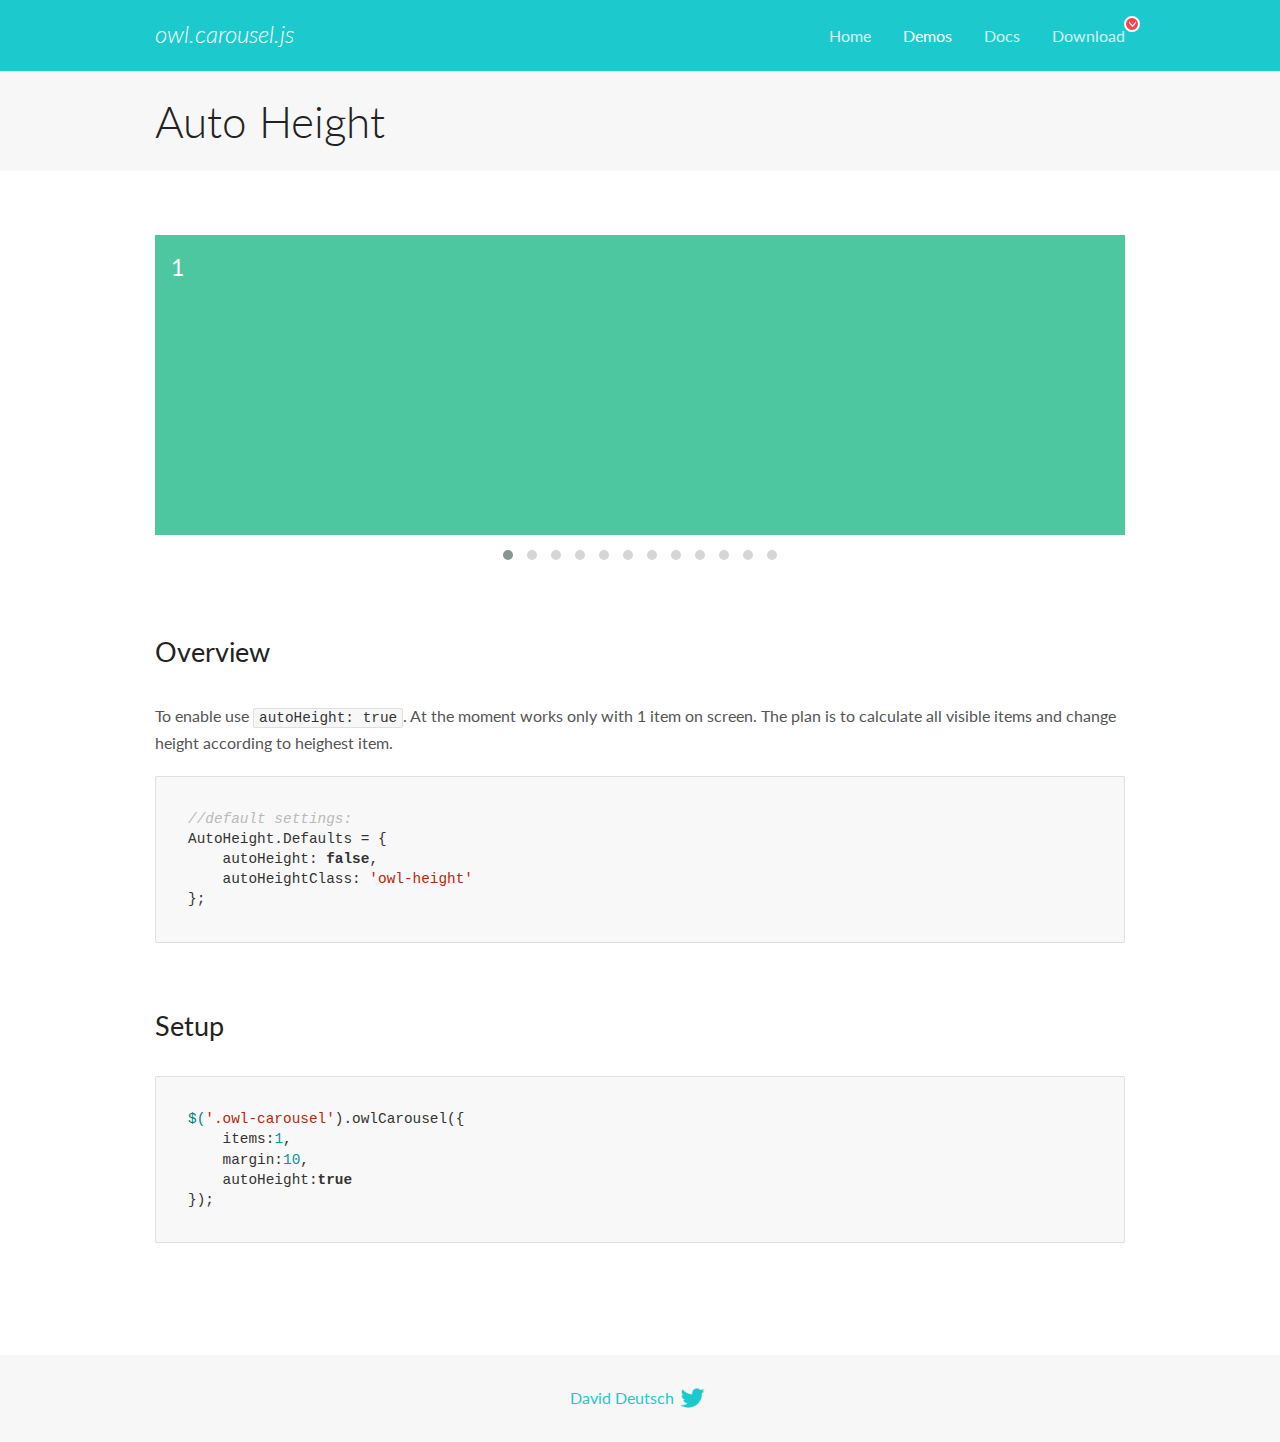
<file: public/OwlCarousel/docs/demos/autoheight.html>
<!DOCTYPE html>
<html lang="en">
  <head>

    <!-- head -->
    <meta charset="utf-8">
    <meta name="msapplication-tap-highlight" content="no" />
    <meta name="viewport" content="width=device-width, initial-scale=1.0" />
    <meta name="description" content="autoHeight usage demo">
    <meta name="author" content="David Deutsch">
    <title>
      Auto Height Demo | Owl Carousel | 2.3.4
    </title>

    <!-- Stylesheets -->
    <link href='https://fonts.googleapis.com/css?family=Lato:300,400,700,400italic,300italic' rel='stylesheet' type='text/css'>
    <link rel="stylesheet" href="../assets/css/docs.theme.min.css">

    <!-- Owl Stylesheets -->
    <link rel="stylesheet" href="../assets/owlcarousel/assets/owl.carousel.min.css">
    <link rel="stylesheet" href="../assets/owlcarousel/assets/owl.theme.default.min.css">

    <!-- HTML5 shim and Respond.js IE8 support of HTML5 elements and media queries -->

    <!--[if lt IE 9]>
      <script src="https://oss.maxcdn.com/libs/html5shiv/3.7.0/html5shiv.js"></script>
      <script src="https://oss.maxcdn.com/libs/respond.js/1.3.0/respond.min.js"></script>
    <![endif]-->

    <!-- Favicons -->
    <link rel="apple-touch-icon-precomposed" sizes="144x144" href="../assets/ico/apple-touch-icon-144-precomposed.png">
    <link rel="shortcut icon" href="../assets/ico/favicon.png">
    <link rel="shortcut icon" href="favicon.ico">

    <!-- Yeah i know js should not be in header. Its required for demos.-->

    <!-- javascript -->
    <script src="../assets/vendors/jquery.min.js"></script>
    <script src="../assets/owlcarousel/owl.carousel.js"></script>
  </head>
  <body>

    <!-- header -->
    <header class="header">
      <div class="row">
        <div class="large-12 columns">
          <div class="brand left">
            <h3>
              <a href="/OwlCarousel2/">owl.carousel.js</a> 
            </h3>
          </div>
          <a id="toggle-nav" class="right">
            <span></span> <span></span> <span></span> 
          </a> 
          <div class="nav-bar">
            <ul class="clearfix">
              <li> <a href="/OwlCarousel2/index.html">Home</a>  </li>
              <li class="active">
                <a href="/OwlCarousel2/demos/demos.html">Demos</a> 
              </li>
              <li> <a href="/OwlCarousel2/docs/started-welcome.html">Docs</a>  </li>
              <li>
                <a href="https://github.com/OwlCarousel2/OwlCarousel2/archive/2.3.4.zip">Download</a> 
                <span class="download"></span> 
              </li>
            </ul>
          </div>
        </div>
      </div>
    </header>

    <!-- title -->
    <section class="title">
      <div class="row">
        <div class="large-12 columns">
          <h1>Auto Height</h1>
        </div>
      </div>
    </section>

    <!--  Demos -->
    <section id="demos">
      <div class="row">
        <div class="large-12 columns">
          <div class="owl-carousel owl-theme">
            <div class="item" style="height:300px">
              <h4>1</h4>
            </div>
            <div class="item" style="height:100px">
              <h4>2</h4>
            </div>
            <div class="item" style="height:500px">
              <h4>3</h4>
            </div>
            <div class="item" style="height:250px">
              <h4>4</h4>
            </div>
            <div class="item" style="height:400px">
              <h4>5</h4>
            </div>
            <div class="item" style="height:500px">
              <h4>6</h4>
            </div>
            <div class="item" style="height:600px">
              <h4>7</h4>
            </div>
            <div class="item" style="height:400px">
              <h4>8</h4>
            </div>
            <div class="item" style="height:300px">
              <h4>9</h4>
            </div>
            <div class="item" style="height:350px">
              <h4>10</h4>
            </div>
            <div class="item" style="height:200px">
              <h4>11</h4>
            </div>
            <div class="item" style="height:150px">
              <h4>12</h4>
            </div>
          </div>
          <h3 id="overview">Overview</h3>
          <p>To enable use <code>autoHeight: true</code>. At the moment works only with 1 item on screen. The plan is to calculate all visible items and change height according to heighest item.</p>
          <pre><code>//default settings:
AutoHeight.Defaults = {
    autoHeight: false,
    autoHeightClass: &#39;owl-height&#39;
};</code></pre>
          <h3 id="setup">Setup</h3>
          <pre><code>$(&#39;.owl-carousel&#39;).owlCarousel({
    items:1,
    margin:10,
    autoHeight:true
});</code></pre>
          <script>
            $(document).ready(function() {
              $('.owl-carousel').owlCarousel({
                items: 1,
                margin: 10,
                autoHeight: true
              });
            })
          </script>
        </div>
      </div>
    </section>

    <!-- footer -->
    <footer class="footer">
      <div class="row">
        <div class="large-12 columns">
          <h5>
            <a href="/OwlCarousel2/docs/support-contact.html">David Deutsch</a> 
            <a id="custom-tweet-button" href="https://twitter.com/share?url=https://github.com/OwlCarousel2/OwlCarousel2&text=Owl Carousel - This is so awesome! " target="_blank"></a> 
          </h5>
        </div>
      </div>
    </footer>

    <!-- vendors -->
    <script src="../assets/vendors/highlight.js"></script>
    <script src="../assets/js/app.js"></script>
  </body>
</html>
</file>
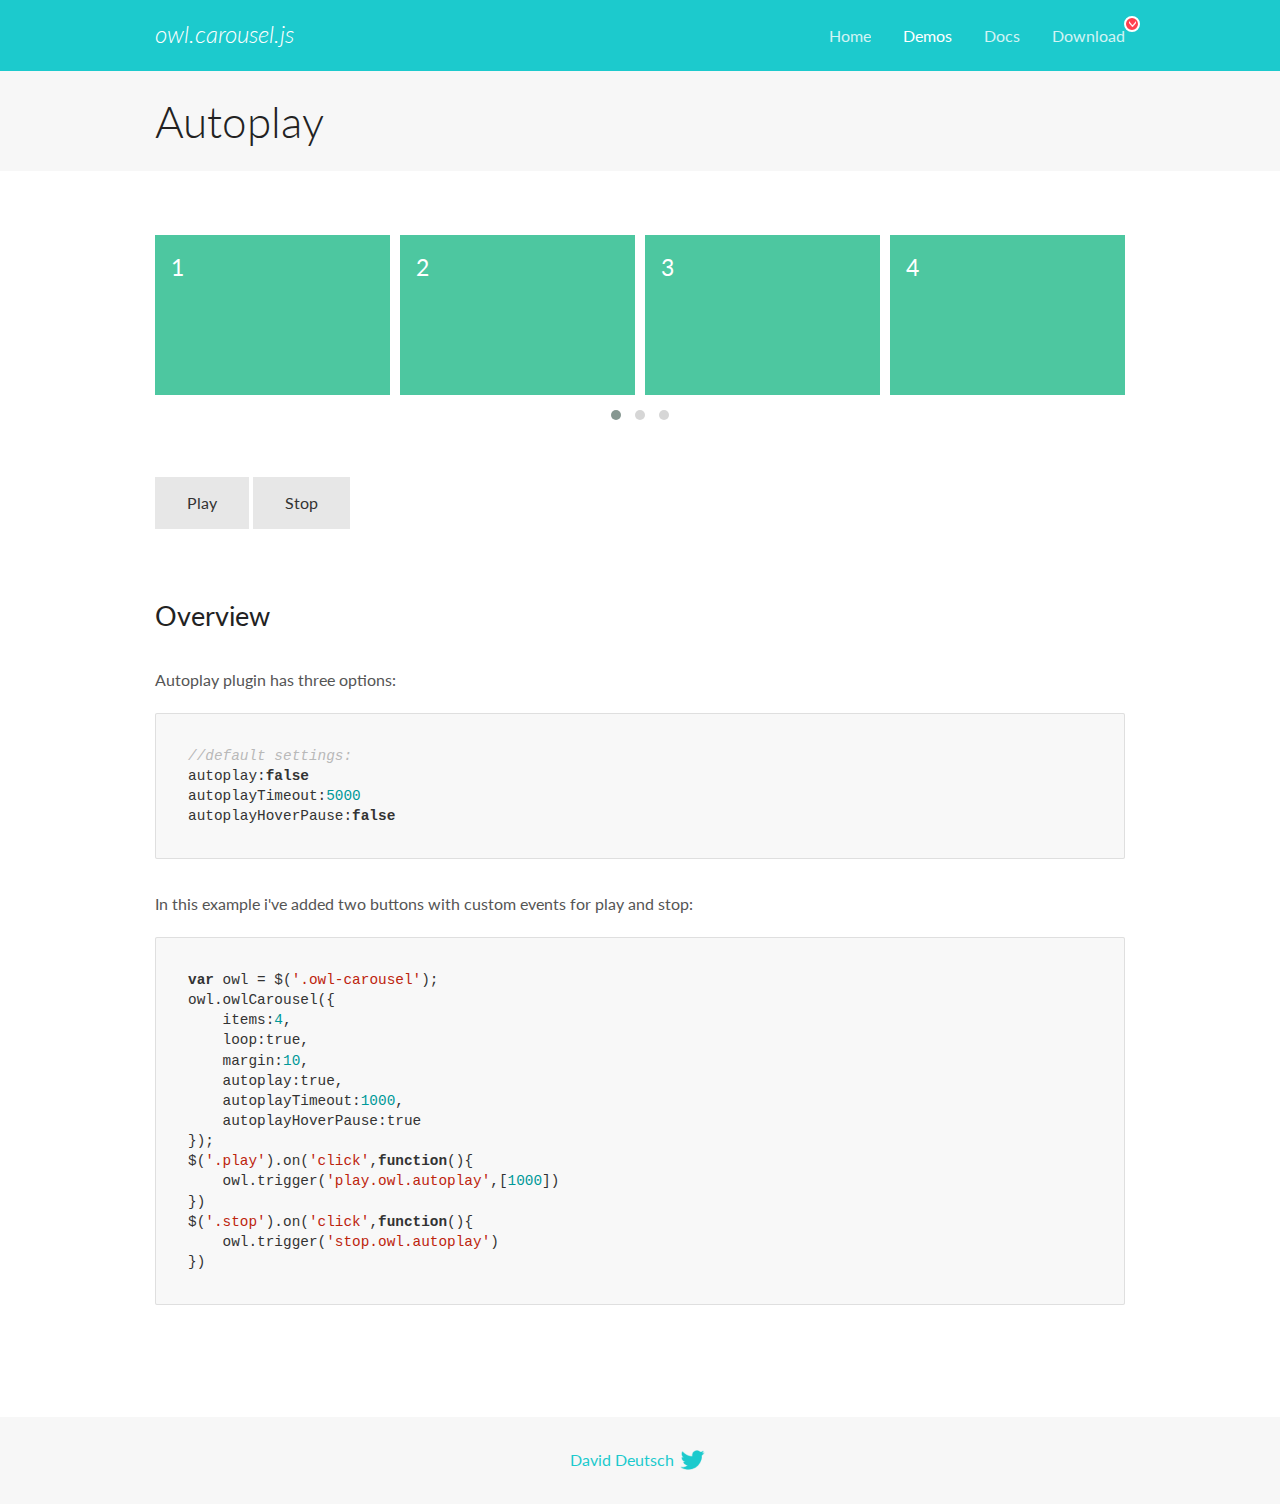
<file: public/OwlCarousel/docs/demos/autoplay.html>
<!DOCTYPE html>
<html lang="en">
  <head>

    <!-- head -->
    <meta charset="utf-8">
    <meta name="msapplication-tap-highlight" content="no" />
    <meta name="viewport" content="width=device-width, initial-scale=1.0" />
    <meta name="description" content="Autoplay usage demo">
    <meta name="author" content="David Deutsch">
    <title>
      Autoplay Demo | Owl Carousel | 2.3.4
    </title>

    <!-- Stylesheets -->
    <link href='https://fonts.googleapis.com/css?family=Lato:300,400,700,400italic,300italic' rel='stylesheet' type='text/css'>
    <link rel="stylesheet" href="../assets/css/docs.theme.min.css">

    <!-- Owl Stylesheets -->
    <link rel="stylesheet" href="../assets/owlcarousel/assets/owl.carousel.min.css">
    <link rel="stylesheet" href="../assets/owlcarousel/assets/owl.theme.default.min.css">

    <!-- HTML5 shim and Respond.js IE8 support of HTML5 elements and media queries -->

    <!--[if lt IE 9]>
      <script src="https://oss.maxcdn.com/libs/html5shiv/3.7.0/html5shiv.js"></script>
      <script src="https://oss.maxcdn.com/libs/respond.js/1.3.0/respond.min.js"></script>
    <![endif]-->

    <!-- Favicons -->
    <link rel="apple-touch-icon-precomposed" sizes="144x144" href="../assets/ico/apple-touch-icon-144-precomposed.png">
    <link rel="shortcut icon" href="../assets/ico/favicon.png">
    <link rel="shortcut icon" href="favicon.ico">

    <!-- Yeah i know js should not be in header. Its required for demos.-->

    <!-- javascript -->
    <script src="../assets/vendors/jquery.min.js"></script>
    <script src="../assets/owlcarousel/owl.carousel.js"></script>
  </head>
  <body>

    <!-- header -->
    <header class="header">
      <div class="row">
        <div class="large-12 columns">
          <div class="brand left">
            <h3>
              <a href="/OwlCarousel2/">owl.carousel.js</a> 
            </h3>
          </div>
          <a id="toggle-nav" class="right">
            <span></span> <span></span> <span></span> 
          </a> 
          <div class="nav-bar">
            <ul class="clearfix">
              <li> <a href="/OwlCarousel2/index.html">Home</a>  </li>
              <li class="active">
                <a href="/OwlCarousel2/demos/demos.html">Demos</a> 
              </li>
              <li> <a href="/OwlCarousel2/docs/started-welcome.html">Docs</a>  </li>
              <li>
                <a href="https://github.com/OwlCarousel2/OwlCarousel2/archive/2.3.4.zip">Download</a> 
                <span class="download"></span> 
              </li>
            </ul>
          </div>
        </div>
      </div>
    </header>

    <!-- title -->
    <section class="title">
      <div class="row">
        <div class="large-12 columns">
          <h1>Autoplay</h1>
        </div>
      </div>
    </section>

    <!--  Demos -->
    <section id="demos">
      <div class="row">
        <div class="large-12 columns">
          <div class="owl-carousel owl-theme">
            <div class="item">
              <h4>1</h4>
            </div>
            <div class="item">
              <h4>2</h4>
            </div>
            <div class="item">
              <h4>3</h4>
            </div>
            <div class="item">
              <h4>4</h4>
            </div>
            <div class="item">
              <h4>5</h4>
            </div>
            <div class="item">
              <h4>6</h4>
            </div>
            <div class="item">
              <h4>7</h4>
            </div>
            <div class="item">
              <h4>8</h4>
            </div>
            <div class="item">
              <h4>9</h4>
            </div>
            <div class="item">
              <h4>10</h4>
            </div>
            <div class="item">
              <h4>11</h4>
            </div>
            <div class="item">
              <h4>12</h4>
            </div>
          </div>
          <a class="button secondary play">Play</a> 
          <a class="button secondary stop">Stop</a> 
          <h3 id="overview">Overview</h3>
          <p>Autoplay plugin has three options:</p>
          <pre><code>//default settings:
autoplay:false
autoplayTimeout:5000
autoplayHoverPause:false</code></pre>
          <p>In this example i&#39;ve added two buttons with custom events for play and stop:</p>
          <pre><code>var owl = $(&#39;.owl-carousel&#39;);
owl.owlCarousel({
    items:4,
    loop:true,
    margin:10,
    autoplay:true,
    autoplayTimeout:1000,
    autoplayHoverPause:true
});
$(&#39;.play&#39;).on(&#39;click&#39;,function(){
    owl.trigger(&#39;play.owl.autoplay&#39;,[1000])
})
$(&#39;.stop&#39;).on(&#39;click&#39;,function(){
    owl.trigger(&#39;stop.owl.autoplay&#39;)
})</code></pre>
          <script>
            $(document).ready(function() {
              var owl = $('.owl-carousel');
              owl.owlCarousel({
                items: 4,
                loop: true,
                margin: 10,
                autoplay: true,
                autoplayTimeout: 1000,
                autoplayHoverPause: true
              });
              $('.play').on('click', function() {
                owl.trigger('play.owl.autoplay', [1000])
              })
              $('.stop').on('click', function() {
                owl.trigger('stop.owl.autoplay')
              })
            })
          </script>
        </div>
      </div>
    </section>

    <!-- footer -->
    <footer class="footer">
      <div class="row">
        <div class="large-12 columns">
          <h5>
            <a href="/OwlCarousel2/docs/support-contact.html">David Deutsch</a> 
            <a id="custom-tweet-button" href="https://twitter.com/share?url=https://github.com/OwlCarousel2/OwlCarousel2&text=Owl Carousel - This is so awesome! " target="_blank"></a> 
          </h5>
        </div>
      </div>
    </footer>

    <!-- vendors -->
    <script src="../assets/vendors/highlight.js"></script>
    <script src="../assets/js/app.js"></script>
  </body>
</html>
</file>
<file: public/themify-icons/themify-icons.css>
@font-face {
	font-family: 'themify';
	src:url('fonts/themify.eot?-fvbane');
	src:url('fonts/themify.eot?#iefix-fvbane') format('embedded-opentype'),
		url('fonts/themify.woff?-fvbane') format('woff'),
		url('fonts/themify.ttf?-fvbane') format('truetype'),
		url('fonts/themify.svg?-fvbane#themify') format('svg');
	font-weight: normal;
	font-style: normal;
}

[class^="ti-"], [class*=" ti-"] {
	font-family: 'themify';
	speak: none;
	font-style: normal;
	font-weight: normal;
	font-variant: normal;
	text-transform: none;
	line-height: 1;

	/* Better Font Rendering =========== */
	-webkit-font-smoothing: antialiased;
	-moz-osx-font-smoothing: grayscale;
}

.ti-wand:before {
	content: "\e600";
}
.ti-volume:before {
	content: "\e601";
}
.ti-user:before {
	content: "\e602";
}
.ti-unlock:before {
	content: "\e603";
}
.ti-unlink:before {
	content: "\e604";
}
.ti-trash:before {
	content: "\e605";
}
.ti-thought:before {
	content: "\e606";
}
.ti-target:before {
	content: "\e607";
}
.ti-tag:before {
	content: "\e608";
}
.ti-tablet:before {
	content: "\e609";
}
.ti-star:before {
	content: "\e60a";
}
.ti-spray:before {
	content: "\e60b";
}
.ti-signal:before {
	content: "\e60c";
}
.ti-shopping-cart:before {
	content: "\e60d";
}
.ti-shopping-cart-full:before {
	content: "\e60e";
}
.ti-settings:before {
	content: "\e60f";
}
.ti-search:before {
	content: "\e610";
}
.ti-zoom-in:before {
	content: "\e611";
}
.ti-zoom-out:before {
	content: "\e612";
}
.ti-cut:before {
	content: "\e613";
}
.ti-ruler:before {
	content: "\e614";
}
.ti-ruler-pencil:before {
	content: "\e615";
}
.ti-ruler-alt:before {
	content: "\e616";
}
.ti-bookmark:before {
	content: "\e617";
}
.ti-bookmark-alt:before {
	content: "\e618";
}
.ti-reload:before {
	content: "\e619";
}
.ti-plus:before {
	content: "\e61a";
}
.ti-pin:before {
	content: "\e61b";
}
.ti-pencil:before {
	content: "\e61c";
}
.ti-pencil-alt:before {
	content: "\e61d";
}
.ti-paint-roller:before {
	content: "\e61e";
}
.ti-paint-bucket:before {
	content: "\e61f";
}
.ti-na:before {
	content: "\e620";
}
.ti-mobile:before {
	content: "\e621";
}
.ti-minus:before {
	content: "\e622";
}
.ti-medall:before {
	content: "\e623";
}
.ti-medall-alt:before {
	content: "\e624";
}
.ti-marker:before {
	content: "\e625";
}
.ti-marker-alt:before {
	content: "\e626";
}
.ti-arrow-up:before {
	content: "\e627";
}
.ti-arrow-right:before {
	content: "\e628";
}
.ti-arrow-left:before {
	content: "\e629";
}
.ti-arrow-down:before {
	content: "\e62a";
}
.ti-lock:before {
	content: "\e62b";
}
.ti-location-arrow:before {
	content: "\e62c";
}
.ti-link:before {
	content: "\e62d";
}
.ti-layout:before {
	content: "\e62e";
}
.ti-layers:before {
	content: "\e62f";
}
.ti-layers-alt:before {
	content: "\e630";
}
.ti-key:before {
	content: "\e631";
}
.ti-import:before {
	content: "\e632";
}
.ti-image:before {
	content: "\e633";
}
.ti-heart:before {
	content: "\e634";
}
.ti-heart-broken:before {
	content: "\e635";
}
.ti-hand-stop:before {
	content: "\e636";
}
.ti-hand-open:before {
	content: "\e637";
}
.ti-hand-drag:before {
	content: "\e638";
}
.ti-folder:before {
	content: "\e639";
}
.ti-flag:before {
	content: "\e63a";
}
.ti-flag-alt:before {
	content: "\e63b";
}
.ti-flag-alt-2:before {
	content: "\e63c";
}
.ti-eye:before {
	content: "\e63d";
}
.ti-export:before {
	content: "\e63e";
}
.ti-exchange-vertical:before {
	content: "\e63f";
}
.ti-desktop:before {
	content: "\e640";
}
.ti-cup:before {
	content: "\e641";
}
.ti-crown:before {
	content: "\e642";
}
.ti-comments:before {
	content: "\e643";
}
.ti-comment:before {
	content: "\e644";
}
.ti-comment-alt:before {
	content: "\e645";
}
.ti-close:before {
	content: "\e646";
}
.ti-clip:before {
	content: "\e647";
}
.ti-angle-up:before {
	content: "\e648";
}
.ti-angle-right:before {
	content: "\e649";
}
.ti-angle-left:before {
	content: "\e64a";
}
.ti-angle-down:before {
	content: "\e64b";
}
.ti-check:before {
	content: "\e64c";
}
.ti-check-box:before {
	content: "\e64d";
}
.ti-camera:before {
	content: "\e64e";
}
.ti-announcement:before {
	content: "\e64f";
}
.ti-brush:before {
	content: "\e650";
}
.ti-briefcase:before {
	content: "\e651";
}
.ti-bolt:before {
	content: "\e652";
}
.ti-bolt-alt:before {
	content: "\e653";
}
.ti-blackboard:before {
	content: "\e654";
}
.ti-bag:before {
	content: "\e655";
}
.ti-move:before {
	content: "\e656";
}
.ti-arrows-vertical:before {
	content: "\e657";
}
.ti-arrows-horizontal:before {
	content: "\e658";
}
.ti-fullscreen:before {
	content: "\e659";
}
.ti-arrow-top-right:before {
	content: "\e65a";
}
.ti-arrow-top-left:before {
	content: "\e65b";
}
.ti-arrow-circle-up:before {
	content: "\e65c";
}
.ti-arrow-circle-right:before {
	content: "\e65d";
}
.ti-arrow-circle-left:before {
	content: "\e65e";
}
.ti-arrow-circle-down:before {
	content: "\e65f";
}
.ti-angle-double-up:before {
	content: "\e660";
}
.ti-angle-double-right:before {
	content: "\e661";
}
.ti-angle-double-left:before {
	content: "\e662";
}
.ti-angle-double-down:before {
	content: "\e663";
}
.ti-zip:before {
	content: "\e664";
}
.ti-world:before {
	content: "\e665";
}
.ti-wheelchair:before {
	content: "\e666";
}
.ti-view-list:before {
	content: "\e667";
}
.ti-view-list-alt:before {
	content: "\e668";
}
.ti-view-grid:before {
	content: "\e669";
}
.ti-uppercase:before {
	content: "\e66a";
}
.ti-upload:before {
	content: "\e66b";
}
.ti-underline:before {
	content: "\e66c";
}
.ti-truck:before {
	content: "\e66d";
}
.ti-timer:before {
	content: "\e66e";
}
.ti-ticket:before {
	content: "\e66f";
}
.ti-thumb-up:before {
	content: "\e670";
}
.ti-thumb-down:before {
	content: "\e671";
}
.ti-text:before {
	content: "\e672";
}
.ti-stats-up:before {
	content: "\e673";
}
.ti-stats-down:before {
	content: "\e674";
}
.ti-split-v:before {
	content: "\e675";
}
.ti-split-h:before {
	content: "\e676";
}
.ti-smallcap:before {
	content: "\e677";
}
.ti-shine:before {
	content: "\e678";
}
.ti-shift-right:before {
	content: "\e679";
}
.ti-shift-left:before {
	content: "\e67a";
}
.ti-shield:before {
	content: "\e67b";
}
.ti-notepad:before {
	content: "\e67c";
}
.ti-server:before {
	content: "\e67d";
}
.ti-quote-right:before {
	content: "\e67e";
}
.ti-quote-left:before {
	content: "\e67f";
}
.ti-pulse:before {
	content: "\e680";
}
.ti-printer:before {
	content: "\e681";
}
.ti-power-off:before {
	content: "\e682";
}
.ti-plug:before {
	content: "\e683";
}
.ti-pie-chart:before {
	content: "\e684";
}
.ti-paragraph:before {
	content: "\e685";
}
.ti-panel:before {
	content: "\e686";
}
.ti-package:before {
	content: "\e687";
}
.ti-music:before {
	content: "\e688";
}
.ti-music-alt:before {
	content: "\e689";
}
.ti-mouse:before {
	content: "\e68a";
}
.ti-mouse-alt:before {
	content: "\e68b";
}
.ti-money:before {
	content: "\e68c";
}
.ti-microphone:before {
	content: "\e68d";
}
.ti-menu:before {
	content: "\e68e";
}
.ti-menu-alt:before {
	content: "\e68f";
}
.ti-map:before {
	content: "\e690";
}
.ti-map-alt:before {
	content: "\e691";
}
.ti-loop:before {
	content: "\e692";
}
.ti-location-pin:before {
	content: "\e693";
}
.ti-list:before {
	content: "\e694";
}
.ti-light-bulb:before {
	content: "\e695";
}
.ti-Italic:before {
	content: "\e696";
}
.ti-info:before {
	content: "\e697";
}
.ti-infinite:before {
	content: "\e698";
}
.ti-id-badge:before {
	content: "\e699";
}
.ti-hummer:before {
	content: "\e69a";
}
.ti-home:before {
	content: "\e69b";
}
.ti-help:before {
	content: "\e69c";
}
.ti-headphone:before {
	content: "\e69d";
}
.ti-harddrives:before {
	content: "\e69e";
}
.ti-harddrive:before {
	content: "\e69f";
}
.ti-gift:before {
	content: "\e6a0";
}
.ti-game:before {
	content: "\e6a1";
}
.ti-filter:before {
	content: "\e6a2";
}
.ti-files:before {
	content: "\e6a3";
}
.ti-file:before {
	content: "\e6a4";
}
.ti-eraser:before {
	content: "\e6a5";
}
.ti-envelope:before {
	content: "\e6a6";
}
.ti-download:before {
	content: "\e6a7";
}
.ti-direction:before {
	content: "\e6a8";
}
.ti-direction-alt:before {
	content: "\e6a9";
}
.ti-dashboard:before {
	content: "\e6aa";
}
.ti-control-stop:before {
	content: "\e6ab";
}
.ti-control-shuffle:before {
	content: "\e6ac";
}
.ti-control-play:before {
	content: "\e6ad";
}
.ti-control-pause:before {
	content: "\e6ae";
}
.ti-control-forward:before {
	content: "\e6af";
}
.ti-control-backward:before {
	content: "\e6b0";
}
.ti-cloud:before {
	content: "\e6b1";
}
.ti-cloud-up:before {
	content: "\e6b2";
}
.ti-cloud-down:before {
	content: "\e6b3";
}
.ti-clipboard:before {
	content: "\e6b4";
}
.ti-car:before {
	content: "\e6b5";
}
.ti-calendar:before {
	content: "\e6b6";
}
.ti-book:before {
	content: "\e6b7";
}
.ti-bell:before {
	content: "\e6b8";
}
.ti-basketball:before {
	content: "\e6b9";
}
.ti-bar-chart:before {
	content: "\e6ba";
}
.ti-bar-chart-alt:before {
	content: "\e6bb";
}
.ti-back-right:before {
	content: "\e6bc";
}
.ti-back-left:before {
	content: "\e6bd";
}
.ti-arrows-corner:before {
	content: "\e6be";
}
.ti-archive:before {
	content: "\e6bf";
}
.ti-anchor:before {
	content: "\e6c0";
}
.ti-align-right:before {
	content: "\e6c1";
}
.ti-align-left:before {
	content: "\e6c2";
}
.ti-align-justify:before {
	content: "\e6c3";
}
.ti-align-center:before {
	content: "\e6c4";
}
.ti-alert:before {
	content: "\e6c5";
}
.ti-alarm-clock:before {
	content: "\e6c6";
}
.ti-agenda:before {
	content: "\e6c7";
}
.ti-write:before {
	content: "\e6c8";
}
.ti-window:before {
	content: "\e6c9";
}
.ti-widgetized:before {
	content: "\e6ca";
}
.ti-widget:before {
	content: "\e6cb";
}
.ti-widget-alt:before {
	content: "\e6cc";
}
.ti-wallet:before {
	content: "\e6cd";
}
.ti-video-clapper:before {
	content: "\e6ce";
}
.ti-video-camera:before {
	content: "\e6cf";
}
.ti-vector:before {
	content: "\e6d0";
}
.ti-themify-logo:before {
	content: "\e6d1";
}
.ti-themify-favicon:before {
	content: "\e6d2";
}
.ti-themify-favicon-alt:before {
	content: "\e6d3";
}
.ti-support:before {
	content: "\e6d4";
}
.ti-stamp:before {
	content: "\e6d5";
}
.ti-split-v-alt:before {
	content: "\e6d6";
}
.ti-slice:before {
	content: "\e6d7";
}
.ti-shortcode:before {
	content: "\e6d8";
}
.ti-shift-right-alt:before {
	content: "\e6d9";
}
.ti-shift-left-alt:before {
	content: "\e6da";
}
.ti-ruler-alt-2:before {
	content: "\e6db";
}
.ti-receipt:before {
	content: "\e6dc";
}
.ti-pin2:before {
	content: "\e6dd";
}
.ti-pin-alt:before {
	content: "\e6de";
}
.ti-pencil-alt2:before {
	content: "\e6df";
}
.ti-palette:before {
	content: "\e6e0";
}
.ti-more:before {
	content: "\e6e1";
}
.ti-more-alt:before {
	content: "\e6e2";
}
.ti-microphone-alt:before {
	content: "\e6e3";
}
.ti-magnet:before {
	content: "\e6e4";
}
.ti-line-double:before {
	content: "\e6e5";
}
.ti-line-dotted:before {
	content: "\e6e6";
}
.ti-line-dashed:before {
	content: "\e6e7";
}
.ti-layout-width-full:before {
	content: "\e6e8";
}
.ti-layout-width-default:before {
	content: "\e6e9";
}
.ti-layout-width-default-alt:before {
	content: "\e6ea";
}
.ti-layout-tab:before {
	content: "\e6eb";
}
.ti-layout-tab-window:before {
	content: "\e6ec";
}
.ti-layout-tab-v:before {
	content: "\e6ed";
}
.ti-layout-tab-min:before {
	content: "\e6ee";
}
.ti-layout-slider:before {
	content: "\e6ef";
}
.ti-layout-slider-alt:before {
	content: "\e6f0";
}
.ti-layout-sidebar-right:before {
	content: "\e6f1";
}
.ti-layout-sidebar-none:before {
	content: "\e6f2";
}
.ti-layout-sidebar-left:before {
	content: "\e6f3";
}
.ti-layout-placeholder:before {
	content: "\e6f4";
}
.ti-layout-menu:before {
	content: "\e6f5";
}
.ti-layout-menu-v:before {
	content: "\e6f6";
}
.ti-layout-menu-separated:before {
	content: "\e6f7";
}
.ti-layout-menu-full:before {
	content: "\e6f8";
}
.ti-layout-media-right-alt:before {
	content: "\e6f9";
}
.ti-layout-media-right:before {
	content: "\e6fa";
}
.ti-layout-media-overlay:before {
	content: "\e6fb";
}
.ti-layout-media-overlay-alt:before {
	content: "\e6fc";
}
.ti-layout-media-overlay-alt-2:before {
	content: "\e6fd";
}
.ti-layout-media-left-alt:before {
	content: "\e6fe";
}
.ti-layout-media-left:before {
	content: "\e6ff";
}
.ti-layout-media-center-alt:before {
	content: "\e700";
}
.ti-layout-media-center:before {
	content: "\e701";
}
.ti-layout-list-thumb:before {
	content: "\e702";
}
.ti-layout-list-thumb-alt:before {
	content: "\e703";
}
.ti-layout-list-post:before {
	content: "\e704";
}
.ti-layout-list-large-image:before {
	content: "\e705";
}
.ti-layout-line-solid:before {
	content: "\e706";
}
.ti-layout-grid4:before {
	content: "\e707";
}
.ti-layout-grid3:before {
	content: "\e708";
}
.ti-layout-grid2:before {
	content: "\e709";
}
.ti-layout-grid2-thumb:before {
	content: "\e70a";
}
.ti-layout-cta-right:before {
	content: "\e70b";
}
.ti-layout-cta-left:before {
	content: "\e70c";
}
.ti-layout-cta-center:before {
	content: "\e70d";
}
.ti-layout-cta-btn-right:before {
	content: "\e70e";
}
.ti-layout-cta-btn-left:before {
	content: "\e70f";
}
.ti-layout-column4:before {
	content: "\e710";
}
.ti-layout-column3:before {
	content: "\e711";
}
.ti-layout-column2:before {
	content: "\e712";
}
.ti-layout-accordion-separated:before {
	content: "\e713";
}
.ti-layout-accordion-merged:before {
	content: "\e714";
}
.ti-layout-accordion-list:before {
	content: "\e715";
}
.ti-ink-pen:before {
	content: "\e716";
}
.ti-info-alt:before {
	content: "\e717";
}
.ti-help-alt:before {
	content: "\e718";
}
.ti-headphone-alt:before {
	content: "\e719";
}
.ti-hand-point-up:before {
	content: "\e71a";
}
.ti-hand-point-right:before {
	content: "\e71b";
}
.ti-hand-point-left:before {
	content: "\e71c";
}
.ti-hand-point-down:before {
	content: "\e71d";
}
.ti-gallery:before {
	content: "\e71e";
}
.ti-face-smile:before {
	content: "\e71f";
}
.ti-face-sad:before {
	content: "\e720";
}
.ti-credit-card:before {
	content: "\e721";
}
.ti-control-skip-forward:before {
	content: "\e722";
}
.ti-control-skip-backward:before {
	content: "\e723";
}
.ti-control-record:before {
	content: "\e724";
}
.ti-control-eject:before {
	content: "\e725";
}
.ti-comments-smiley:before {
	content: "\e726";
}
.ti-brush-alt:before {
	content: "\e727";
}
.ti-youtube:before {
	content: "\e728";
}
.ti-vimeo:before {
	content: "\e729";
}
.ti-twitter:before {
	content: "\e72a";
}
.ti-time:before {
	content: "\e72b";
}
.ti-tumblr:before {
	content: "\e72c";
}
.ti-skype:before {
	content: "\e72d";
}
.ti-share:before {
	content: "\e72e";
}
.ti-share-alt:before {
	content: "\e72f";
}
.ti-rocket:before {
	content: "\e730";
}
.ti-pinterest:before {
	content: "\e731";
}
.ti-new-window:before {
	content: "\e732";
}
.ti-microsoft:before {
	content: "\e733";
}
.ti-list-ol:before {
	content: "\e734";
}
.ti-linkedin:before {
	content: "\e735";
}
.ti-layout-sidebar-2:before {
	content: "\e736";
}
.ti-layout-grid4-alt:before {
	content: "\e737";
}
.ti-layout-grid3-alt:before {
	content: "\e738";
}
.ti-layout-grid2-alt:before {
	content: "\e739";
}
.ti-layout-column4-alt:before {
	content: "\e73a";
}
.ti-layout-column3-alt:before {
	content: "\e73b";
}
.ti-layout-column2-alt:before {
	content: "\e73c";
}
.ti-instagram:before {
	content: "\e73d";
}
.ti-google:before {
	content: "\e73e";
}
.ti-github:before {
	content: "\e73f";
}
.ti-flickr:before {
	content: "\e740";
}
.ti-facebook:before {
	content: "\e741";
}
.ti-dropbox:before {
	content: "\e742";
}
.ti-dribbble:before {
	content: "\e743";
}
.ti-apple:before {
	content: "\e744";
}
.ti-android:before {
	content: "\e745";
}
.ti-save:before {
	content: "\e746";
}
.ti-save-alt:before {
	content: "\e747";
}
.ti-yahoo:before {
	content: "\e748";
}
.ti-wordpress:before {
	content: "\e749";
}
.ti-vimeo-alt:before {
	content: "\e74a";
}
.ti-twitter-alt:before {
	content: "\e74b";
}
.ti-tumblr-alt:before {
	content: "\e74c";
}
.ti-trello:before {
	content: "\e74d";
}
.ti-stack-overflow:before {
	content: "\e74e";
}
.ti-soundcloud:before {
	content: "\e74f";
}
.ti-sharethis:before {
	content: "\e750";
}
.ti-sharethis-alt:before {
	content: "\e751";
}
.ti-reddit:before {
	content: "\e752";
}
.ti-pinterest-alt:before {
	content: "\e753";
}
.ti-microsoft-alt:before {
	content: "\e754";
}
.ti-linux:before {
	content: "\e755";
}
.ti-jsfiddle:before {
	content: "\e756";
}
.ti-joomla:before {
	content: "\e757";
}
.ti-html5:before {
	content: "\e758";
}
.ti-flickr-alt:before {
	content: "\e759";
}
.ti-email:before {
	content: "\e75a";
}
.ti-drupal:before {
	content: "\e75b";
}
.ti-dropbox-alt:before {
	content: "\e75c";
}
.ti-css3:before {
	content: "\e75d";
}
.ti-rss:before {
	content: "\e75e";
}
.ti-rss-alt:before {
	content: "\e75f";
}
</file>
<file: public/css/main.css>
*{
    padding: 0px;
    margin: 0px;
    box-sizing: inherit;
    font-family: 'Quicksand',sans-serif;
}
:root{
    --white-color: #fff;
    --black-color: #000;
    --text-color: #333;
    --primary-color: #EE4D2D;
    --border-color: #dbdbdb;
    --star-gold-color: #ffce3d;
    --padding-dt: 40px;
    --padding-lt: 40px;
    --padding-ip: 30px;
    --padding-p: 20px;


    --padding-navbar-lg: 40px;
}
html{
    font-size: 62.5%;
    line-height: 1.6rem;
    box-sizing: border-box;
}
.app{
    height: 1000px;
    /* background: rgb(187, 164, 164); */
    position: relative;
}
/* Header */
.header{
    background: linear-gradient(#25211e, rgba(37,33,30,0));
    height: 95px;
    width: 100%;
    z-index: 3;
    position: absolute;
    top: 0;
}
.app_slider{
    position: static !important;
}
.header_hidden{
    height: 52px;
    background: var(--black-color);
    display: none;
    position: fixed;
    top: 0;
    left: 0;
    right: 0;
}
.header_topbar{
    /* padding-right: 40px !important;
    padding-left: 40px !important;
    padding-top: 15px; */
    /* padding-right: 10px; */
    /* display: flex;
    justify-content: space-between; */
    /* background-color: rgb(242,242,242); */
    /* position: fixed;
    top: 0;
    float: left; */
    /* z-index: 4; */
}
.header_topbar ul{
    margin-bottom: 0;
}
.header_topbar_list{
    list-style: none;
    display: flex;
    justify-content: space-between;
}
.header_topbar_list_left{
    padding-left: var(--padding-dt) !important;
    position: fixed;
    top: 0;
    left: 0;
    padding-top: 15px;
    z-index: 50;
}
.header_topbar_list_right{
    padding-right: var(--padding-dt)  !important;
    position: fixed;
    top: 0;
    right: 0;
    padding-top: 15px;
    z-index: 50;
}
.header_topbar_item{
    font-size: 1.4rem;
    cursor: pointer;
    margin-right: 20px;
}

.header_topbar_item:last-child .header_topbar_item:first-child{
    margin-right: 0;
}
.header_topbar-icon{
    margin-right: 3px;
    color: var(--white-color);
    font-size: 1.6rem;
}
.header_topbar_list a{
    text-decoration: none;
    
}
.header_topbar_item_phone{
    color: var(--white-color);
    font-weight: bold;
}
.header_topbar_item_cart{
    position: relative;
}
.header_topbar_item_cart_number{
    position: absolute;
    top: -5px;
    right: -5px;
    color: var(--black-color);
    font-weight: 500;
    font-size: 1.3rem;
    line-height: 1.4rem;
    padding: 0px 4px;
    background-color: var(--white-color);
    border-radius: 50%;
}
.header_topbar_user, .header_topbar_user:hover{
    position: relative;
    color: var(--white-color);
}

/* .header_topbar_user::before{
    content: "";
    position: absolute;
    top: 18px;
    left: 10px;
    width: 100%;
    height: 16px;
    background-color: transparent;
} */
.header_topbar_item_avatar{
    width: 25px;
    height: 20px;
    border-radius: 50%;
    margin-bottom: 5px;
}

.header_topbar_user_menu{
    display: none;
    /* display: block; */
    position: absolute;
    text-decoration: none;
    background: var(--white-color);
    border-radius: 2px;
    font-size: 1.6rem;
    line-height: 1.6rem;
    top: 40px;
    right: 50px;
    color: var(--black-color);
    z-index: 5;
    box-shadow: 0 0px 3.125rem 0 rgba(0,0,0,.2);
    width: 170px;
}
.header_topbar_user_list{
    padding: 0;
}
/* .header_topbar_user_menu::after{
    content: "";
    border-style: solid;
    border-width: 20px 26px;
    border-color: transparent transparent var(--white-color) transparent;
    position: absolute;
    right: 4px;
    top: -29px;
    z-index: 1;
} */
.header_topbar_user_menu::before{
    content: "";
    position: absolute;
    right: 0px;
    top: -15px;
    border-style: solid;
    border-width: 10px 60px;
    color: transparent;
}
.header_topbar_account:hover:before{
    content: "";
    border-style: solid;
    border-width: 20px 26px;
    border-color: transparent transparent var(--white-color) transparent;
    /* border-color: transparent transparent red transparent; */
    position: absolute;
    right: 50px;
    top: 10px;
}
.header_topbar_account:hover .header_topbar_user_menu{
    display: block;
}
.header_topbar_user_list li {
    list-style: none;
    padding: 10px;
}
.header_topbar_user_item{
    /* color: var(--black-color); */
    
}
.header_topbar_user_list li a{
    color: var(--black-color);
}
.header_topbar_user_item:hover,.header_topbar_user_item li{
    background-color: var(--border-color);
}
.header_topbar_user_item:hover.header_topbar_user_item a{
    color: #26a998;
}
.header_topbar_user_item:last-child:hover.header_topbar_user_item a{
    color: red;
}
.header_navbar{
    margin: 0 auto;
    text-align: center;
    /* margin-top: 20px; */
    padding-top: 55px;
    /* position: fixed; */
    position: absolute;
    top: 0;
    z-index: 1;
}
.header_navbar_list{
    display: flex;
    justify-content: space-between;
    list-style: none;
    margin: 0 auto;
    width: 850px;
}
.header_navbar_item_kw, .header_navbar_item_kw:hover, .header_navbar_item_kw span{
    color: var(--white-color);
    font-weight: 500;
    font-size: 1.6rem;
    text-transform: uppercase;
    text-decoration: none;
}
.header_navbar_item{
    /* z-index: 5; */
}
.header_navbar_item:hover{
    cursor: pointer;
}
.header_navbar_item_logo{
    /* margin: 0 auto; */
    height: 28px;
    top: -5px;
    display: block;
    position: relative;
    /* filter: brightness(0) invert(1); */
}
.header_navbar_item img{
    width: 150px;
    height: 28px;
}

/* Hover vaof navbar */
/* Phần sản phẩm */
.header_navbar_item_product{
    position: relative;
}
.header_navbar_item_product_modal{
    display: none;
    position: absolute;
    /* padding: 30px 30px; */
    background: red;
    top: 40px;
    z-index: 3;
}
.header_navbar_item_product:hover::after{
    content: "";
    position: absolute;
    border-style: solid;
    border-width: 20px 26px;
    border-color: transparent transparent var(--white-color) transparent;
    position: absolute;
    right: 20px;
    top: 5px;
    z-index: 3;
}
.header_navbar_item_product:before{
    content: "";
    position: absolute;
    border-style: solid;
    border: 0;
    width: 100px;
    height: 50px;
    background: transparent;
    position: absolute;
    right: 0px;
    top: 5px;
}
.header_navbar_item_product:hover .header_navbar_item_product_modal{
    display: block;
}
.header_navbar_item_product_list{
    width: 100%;
    padding: 35px 100px;
    background: var(--white-color);
    /* background: red; */
    display: flex;
    /* border-bottom: 1px solid rgb(245, 237, 237); */
    box-shadow: 0 0px 3.125rem 0 rgba(0,0,0,.2);
}
.header_navbar_item_product_list_ul{
    margin-right: 70px;
    text-align: left;
}
.header_navbar_item_product_list_ul_key{
    text-transform: uppercase;
    font-size: 1.6rem;
    line-height: 1.6rem;
    font-weight: bold;
}
.header_navbar_item_product_modal li{
    list-style: none;
    margin-bottom: 17px;
    
}
.header_navbar_item_product_list_ul a,
.header_navbar_item_product_list_ul a:hover{
    font-size: 1.5rem;
    line-height: 1.5rem;
    color: var(--black-color);
    text-decoration: none;
}
/* Header search */



/* End Header */




/* modal giỏ hàng */
.app_modal_cart{
    /* display: none; */
}

.app_modal_over{
    position: fixed;
    top: 0;
    bottom: 0;
    right: 0;
    left: 0;
    background-color: rgba(0, 0, 0, 0.3);
    animation: fadeIn linear 0.2s;
    display: none;
}
.shopping_cart{
    width: 400px;
    background: var(--white-color);
    position: fixed;
    top: 0;
    right: 0;
    bottom: 0;
    z-index: 10;
    padding: 50px 15px;
    font-size: 1.4rem;
    line-height: 1.4rem;
    overflow: auto;
    opacity: 0;
    transform: translateX(100%);
    transition: opacity linear 0.5s, transform linear 0.5s;
}

.checkbox__cart:checked ~ .shopping_cart{
    opacity: 1;
    transform: translateX(0%);
}
.checkbox__cart:checked ~ .app_modal_over{
    display: block;
}
/* .checkbox__cart:checked  body{
    overflow: hidden;
} */
.shopping_cart_top{
    display: flex;
    /* flex-direction: row; */
    justify-content: space-between;
    font-weight: 500;
    margin-bottom: 5px;
}
.shopping_cart_top_icon{
    font-size: 2rem;
}
.shopping_cart_product_list{
    display: flex;
}
.shopping_cart_product_list_img img{
    width: 100px;
    height: 100px;
}
.shopping_cart_product_list_content{
    font-size: 1.4rem;
    line-height: 2rem;
    margin-left: 10px;
}
.shopping_cart_product_list_content a, 
.shopping_cart_product_list_content a:hover{
    color: var(--black-color);
    text-decoration: none;
}
.shopping_cart_product_list_price{
    font-size: 1.4rem;
    font-weight: 500;
    line-height: 1.6rem;
    margin: 5px 0 10px 0;
}
.shopping_cart_product_list_content_link{
    text-decoration: none;
    color: #000;
    font-size: 1.4rem;
    font-weight: 300;
    border: 1px solid whitesmoke;
    padding: 3px 5px;
}
.shopping_cart_product_list_content_link:hover{
    border: 1px solid red;
    /* color: var(--black-color); */
    color: red;

}
.span_hr_big{
    float: left;
    width: 100%;
    border-top: 2px solid #000;
    margin: 10px 0;
}
.shopping_cart_total{
    margin-top: 30px;
    font-size: 1.6rem;
    font-weight: 800;
    line-height: 1.8rem;
    text-transform: uppercase;
    display: flex;
    justify-content: space-between;
}
.shopping_cart_total_price{
    font-size: 1.4rem;
    font-weight: 700;
}
.shopping_cart_checkout{
    text-transform: uppercase;
    text-align: center;
    margin: 30px 0;
    padding: 15px 0;
    background: var(--black-color);
    
}
.shopping_cart_checkout_link,
.shopping_cart_checkout_link:hover{
    color: var(--white-color);
    text-decoration: none;
    font-family: Arial, Helvetica, sans-serif;
    font-weight: 500;
}
.shopping_cart_viewcart{
    text-align: center;
}
.shopping_cart_viewcart a,
.shopping_cart_viewcart a:hover{
    font-size: 1.6rem;
    text-decoration: none;
    color: var(--black-color);
}

/* Modal search */
.app_modal_search{
    position: fixed;
    height: 100px;
    /* height: 100%; */
    top: 0;
    left: 0;
    right: 0;
    background: #333333;
    z-index: 10;
    padding: 17px 100px 0 100px;
    
    opacity: 0;
    transform: translateY(-100%);
    transition: opacity linear 0.5s, transform linear 0.5s;
    z-index: 10;
}
.app_modal_search_top{
    display: flex;
    position: relative;
}
.input_checkbox_search:checked ~ .app_modal_search{
    opacity: 1;
    transform: translateY(0%);
    z-index: 10;
}
.app_modal_search_content{
    background: var(--white-color);
    /* width: 90%; */
    height: 70px;
    flex: 1;
    margin-right: 20px;
    /* margin-top: 18px; */
    /* padding: 0 30px; */
    border: none;
    font-size: 1.4rem;
}

.app_modal_search_content{
    display: flex;
    justify-content: space-between;
}
.app_modal_search_input{
    flex: 1;
    /* width: 100px; */
    border: none;
    padding: 0 30px;
    font-size: 2rem;
    outline: none;
}
.app_modal_search_input:focus-visible,
.app_modal_search_input:focus,
.app_modal_search_input:focus-within{
    border: none;
}
.app_modal_search_search_btn{
    border: none;
    background: var(--white-color);
    border-right: none;
}
.app_modal_search_search{
    display: block;
    width: 70px;
    
}
.app_modal_search_search:hover,
.app_modal_search_search:hover .app_modal_search_search_btn{
    background: whitesmoke;
}
.app_modal_search_search_btn{
    display: block;
    margin: auto auto;
    justify-items: center;
    font-size: 2rem;
    margin-top: 25px;
    /* border: none; */
}
.app_modal_search_cl{
    height: 100px;
    display: block;
    padding-top: 20px;
}
.input_checkbox_search_close{
    
    color: var(--white-color);
    font-size: 1.8rem;
    margin: auto 0;
    transition: transform 0.7s ease-in-out;
}
.input_checkbox_search_close:hover{
    transform: rotate(180deg);
    cursor: pointer;
}
.app_modal_search_product{
    width: 440px;
    /* height: 100px; */
    background: var(--white-color);
    margin: 0 auto;
    margin-top: -30px;
    padding: 20px 20px;
    box-shadow: 0 0px 3.125rem 0 rgba(0,0,0,.2);
}
.app_modal_search_product_list{
    display: flex;
}
.app_modal_search_product_list_img img{
    width: 60px;
    height: 85px;
}
.app_modal_search_product_list_content a,
.app_modal_search_product_list_content a:hover{
    color: var(--black-color);
    text-decoration: none;
}
.app_modal_search_product_list_content{
    padding: 20px 20px;
    display: flex;
    flex-direction: column;
}
.app_modal_search_product_list_content_name{
    font-size: 1.4rem;
    font-weight: bold;
    text-transform: uppercase;
    margin-bottom: 10px;
}
.app_modal_search_product_list_content_price{
    width: 100%;
    color: #f00;
    font-weight: bold;
    font-size: 1.8rem;
}
.app_modal_search_product_list_hr{
    border-top: 2px solid whitesmoke;
    /* float: left; */
    width: 100%;
}
/* .row{
    padding-right: 0px !important;
    padding-left: 0px !important;
} */
</file>
<file: public/css/index.css>
/* CONTAINER */

.app_container{
    padding: 50px var(--padding-dt) !important;
}
.app_container_title a{
    font-size: 30px;
    font-weight: 700;
    color: #252a2b;
    text-decoration: none;
}
.app_container_title a:hover{
    cursor: pointer;
    color: var(--black-color);
}
.app_container_heading{
    padding: 20px 20px;
}
.product_item{
    width: 100%;
    /* height: 50px; */
    margin-bottom: 20px;
    border: 1px solid transparent;
    display: block;
}
.product_item_top{
    padding: 10px 15px;
    position: relative;
    z-index: 0;
    display: block;
}
.product_item_top::before{
    content: "";
    position: absolute;
    height: 40px;
    bottom: -5px;
    left: 0;
    /* width: 50px; */
    right: 0;
    background: transparent;
    z-index: 0;
}
.product_item_top img{
    max-width: 100%;
}
/* .product_item_top:hover .product_item_bot{
    visibility: visible;
    z-index: 2 !important;
} */
.product_item_name,
.product_item_name:hover{
    color: #252a2b;
    font-size: 1.4rem;
    line-height: 1.4rem;
    display: block;
    text-align: center;
    text-decoration: none;
    margin-bottom: 10px;
}
.product_item_price{
    display: block;
    font-size: 1.6rem;
    line-height: 1.6rem;
    font-weight: bold;
    text-align: center;
    font-family: Arial, Helvetica, sans-serif !important;
}
.product_item_bot{
    position: relative;
    padding: 10px 25px;
    background: var(--black-color);
    border: 1px solid var(--black-color);
    display: flex;
    font-size: 1.4rem;
    line-height: 1.8rem;
    visibility: hidden;
    /* z-index: 5; */
}

.product_item_bot_l{
    flex: 1;
    text-align: center;
    border-right: 1px solid var(--white-color);
}
.product_item_bot_r{
    flex: 1;
    text-align: center;
}
.product_item_bot_link{
    color: var(--white-color);
    text-decoration: none;
}
.product_item_bot_link:hover{
    color: var(--white-color);
    cursor: pointer;
}
</file>
<file: public/themify-icons/demo-files/demo.css>
body {
	font: normal 1em/1.5em Arial, Helvetica, sans-serif;
	max-width: 90%;
	margin: 30px auto 0;
}
h1, h3 {
	font-weight: normal;
}
h3 {
	font-size: 1.4;
	text-transform: uppercase;
	letter-spacing: 1px;
}

.icon-section {
	margin: 0 0 3em;
	clear: both;
	overflow: hidden;
}
.icon-container {
	width: 240px; 
	padding: .7em 0;
	float: left; 
	position: relative;
	text-align: left;
}
.icon-container [class^="ti-"], 
.icon-container [class*=" ti-"] {
	color: #000;
	position: absolute;
	margin-top: 3px;
	transition: .3s;
}
.icon-container:hover [class^="ti-"],
.icon-container:hover [class*=" ti-"] {
	font-size: 2.2em;
	margin-top: -5px;
}
.icon-container:hover .icon-name {
	color: #000;
}
.icon-name {
	color: #aaa;
	margin-left: 35px;
	font-size: .8em;
	transition: .3s;
}
.icon-container:hover .icon-name {
	margin-left: 45px;
}
</file>
<file: public/themify-icons/ie7/ie7.css>
.ti-wand {
	*zoom: expression(this.runtimeStyle['zoom'] = '1', this.innerHTML = '&#xe600;');
}
.ti-volume {
	*zoom: expression(this.runtimeStyle['zoom'] = '1', this.innerHTML = '&#xe601;');
}
.ti-user {
	*zoom: expression(this.runtimeStyle['zoom'] = '1', this.innerHTML = '&#xe602;');
}
.ti-unlock {
	*zoom: expression(this.runtimeStyle['zoom'] = '1', this.innerHTML = '&#xe603;');
}
.ti-unlink {
	*zoom: expression(this.runtimeStyle['zoom'] = '1', this.innerHTML = '&#xe604;');
}
.ti-trash {
	*zoom: expression(this.runtimeStyle['zoom'] = '1', this.innerHTML = '&#xe605;');
}
.ti-thought {
	*zoom: expression(this.runtimeStyle['zoom'] = '1', this.innerHTML = '&#xe606;');
}
.ti-target {
	*zoom: expression(this.runtimeStyle['zoom'] = '1', this.innerHTML = '&#xe607;');
}
.ti-tag {
	*zoom: expression(this.runtimeStyle['zoom'] = '1', this.innerHTML = '&#xe608;');
}
.ti-tablet {
	*zoom: expression(this.runtimeStyle['zoom'] = '1', this.innerHTML = '&#xe609;');
}
.ti-star {
	*zoom: expression(this.runtimeStyle['zoom'] = '1', this.innerHTML = '&#xe60a;');
}
.ti-spray {
	*zoom: expression(this.runtimeStyle['zoom'] = '1', this.innerHTML = '&#xe60b;');
}
.ti-signal {
	*zoom: expression(this.runtimeStyle['zoom'] = '1', this.innerHTML = '&#xe60c;');
}
.ti-shopping-cart {
	*zoom: expression(this.runtimeStyle['zoom'] = '1', this.innerHTML = '&#xe60d;');
}
.ti-shopping-cart-full {
	*zoom: expression(this.runtimeStyle['zoom'] = '1', this.innerHTML = '&#xe60e;');
}
.ti-settings {
	*zoom: expression(this.runtimeStyle['zoom'] = '1', this.innerHTML = '&#xe60f;');
}
.ti-search {
	*zoom: expression(this.runtimeStyle['zoom'] = '1', this.innerHTML = '&#xe610;');
}
.ti-zoom-in {
	*zoom: expression(this.runtimeStyle['zoom'] = '1', this.innerHTML = '&#xe611;');
}
.ti-zoom-out {
	*zoom: expression(this.runtimeStyle['zoom'] = '1', this.innerHTML = '&#xe612;');
}
.ti-cut {
	*zoom: expression(this.runtimeStyle['zoom'] = '1', this.innerHTML = '&#xe613;');
}
.ti-ruler {
	*zoom: expression(this.runtimeStyle['zoom'] = '1', this.innerHTML = '&#xe614;');
}
.ti-ruler-pencil {
	*zoom: expression(this.runtimeStyle['zoom'] = '1', this.innerHTML = '&#xe615;');
}
.ti-ruler-alt {
	*zoom: expression(this.runtimeStyle['zoom'] = '1', this.innerHTML = '&#xe616;');
}
.ti-bookmark {
	*zoom: expression(this.runtimeStyle['zoom'] = '1', this.innerHTML = '&#xe617;');
}
.ti-bookmark-alt {
	*zoom: expression(this.runtimeStyle['zoom'] = '1', this.innerHTML = '&#xe618;');
}
.ti-reload {
	*zoom: expression(this.runtimeStyle['zoom'] = '1', this.innerHTML = '&#xe619;');
}
.ti-plus {
	*zoom: expression(this.runtimeStyle['zoom'] = '1', this.innerHTML = '&#xe61a;');
}
.ti-pin {
	*zoom: expression(this.runtimeStyle['zoom'] = '1', this.innerHTML = '&#xe61b;');
}
.ti-pencil {
	*zoom: expression(this.runtimeStyle['zoom'] = '1', this.innerHTML = '&#xe61c;');
}
.ti-pencil-alt {
	*zoom: expression(this.runtimeStyle['zoom'] = '1', this.innerHTML = '&#xe61d;');
}
.ti-paint-roller {
	*zoom: expression(this.runtimeStyle['zoom'] = '1', this.innerHTML = '&#xe61e;');
}
.ti-paint-bucket {
	*zoom: expression(this.runtimeStyle['zoom'] = '1', this.innerHTML = '&#xe61f;');
}
.ti-na {
	*zoom: expression(this.runtimeStyle['zoom'] = '1', this.innerHTML = '&#xe620;');
}
.ti-mobile {
	*zoom: expression(this.runtimeStyle['zoom'] = '1', this.innerHTML = '&#xe621;');
}
.ti-minus {
	*zoom: expression(this.runtimeStyle['zoom'] = '1', this.innerHTML = '&#xe622;');
}
.ti-medall {
	*zoom: expression(this.runtimeStyle['zoom'] = '1', this.innerHTML = '&#xe623;');
}
.ti-medall-alt {
	*zoom: expression(this.runtimeStyle['zoom'] = '1', this.innerHTML = '&#xe624;');
}
.ti-marker {
	*zoom: expression(this.runtimeStyle['zoom'] = '1', this.innerHTML = '&#xe625;');
}
.ti-marker-alt {
	*zoom: expression(this.runtimeStyle['zoom'] = '1', this.innerHTML = '&#xe626;');
}
.ti-arrow-up {
	*zoom: expression(this.runtimeStyle['zoom'] = '1', this.innerHTML = '&#xe627;');
}
.ti-arrow-right {
	*zoom: expression(this.runtimeStyle['zoom'] = '1', this.innerHTML = '&#xe628;');
}
.ti-arrow-left {
	*zoom: expression(this.runtimeStyle['zoom'] = '1', this.innerHTML = '&#xe629;');
}
.ti-arrow-down {
	*zoom: expression(this.runtimeStyle['zoom'] = '1', this.innerHTML = '&#xe62a;');
}
.ti-lock {
	*zoom: expression(this.runtimeStyle['zoom'] = '1', this.innerHTML = '&#xe62b;');
}
.ti-location-arrow {
	*zoom: expression(this.runtimeStyle['zoom'] = '1', this.innerHTML = '&#xe62c;');
}
.ti-link {
	*zoom: expression(this.runtimeStyle['zoom'] = '1', this.innerHTML = '&#xe62d;');
}
.ti-layout {
	*zoom: expression(this.runtimeStyle['zoom'] = '1', this.innerHTML = '&#xe62e;');
}
.ti-layers {
	*zoom: expression(this.runtimeStyle['zoom'] = '1', this.innerHTML = '&#xe62f;');
}
.ti-layers-alt {
	*zoom: expression(this.runtimeStyle['zoom'] = '1', this.innerHTML = '&#xe630;');
}
.ti-key {
	*zoom: expression(this.runtimeStyle['zoom'] = '1', this.innerHTML = '&#xe631;');
}
.ti-import {
	*zoom: expression(this.runtimeStyle['zoom'] = '1', this.innerHTML = '&#xe632;');
}
.ti-image {
	*zoom: expression(this.runtimeStyle['zoom'] = '1', this.innerHTML = '&#xe633;');
}
.ti-heart {
	*zoom: expression(this.runtimeStyle['zoom'] = '1', this.innerHTML = '&#xe634;');
}
.ti-heart-broken {
	*zoom: expression(this.runtimeStyle['zoom'] = '1', this.innerHTML = '&#xe635;');
}
.ti-hand-stop {
	*zoom: expression(this.runtimeStyle['zoom'] = '1', this.innerHTML = '&#xe636;');
}
.ti-hand-open {
	*zoom: expression(this.runtimeStyle['zoom'] = '1', this.innerHTML = '&#xe637;');
}
.ti-hand-drag {
	*zoom: expression(this.runtimeStyle['zoom'] = '1', this.innerHTML = '&#xe638;');
}
.ti-folder {
	*zoom: expression(this.runtimeStyle['zoom'] = '1', this.innerHTML = '&#xe639;');
}
.ti-flag {
	*zoom: expression(this.runtimeStyle['zoom'] = '1', this.innerHTML = '&#xe63a;');
}
.ti-flag-alt {
	*zoom: expression(this.runtimeStyle['zoom'] = '1', this.innerHTML = '&#xe63b;');
}
.ti-flag-alt-2 {
	*zoom: expression(this.runtimeStyle['zoom'] = '1', this.innerHTML = '&#xe63c;');
}
.ti-eye {
	*zoom: expression(this.runtimeStyle['zoom'] = '1', this.innerHTML = '&#xe63d;');
}
.ti-export {
	*zoom: expression(this.runtimeStyle['zoom'] = '1', this.innerHTML = '&#xe63e;');
}
.ti-exchange-vertical {
	*zoom: expression(this.runtimeStyle['zoom'] = '1', this.innerHTML = '&#xe63f;');
}
.ti-desktop {
	*zoom: expression(this.runtimeStyle['zoom'] = '1', this.innerHTML = '&#xe640;');
}
.ti-cup {
	*zoom: expression(this.runtimeStyle['zoom'] = '1', this.innerHTML = '&#xe641;');
}
.ti-crown {
	*zoom: expression(this.runtimeStyle['zoom'] = '1', this.innerHTML = '&#xe642;');
}
.ti-comments {
	*zoom: expression(this.runtimeStyle['zoom'] = '1', this.innerHTML = '&#xe643;');
}
.ti-comment {
	*zoom: expression(this.runtimeStyle['zoom'] = '1', this.innerHTML = '&#xe644;');
}
.ti-comment-alt {
	*zoom: expression(this.runtimeStyle['zoom'] = '1', this.innerHTML = '&#xe645;');
}
.ti-close {
	*zoom: expression(this.runtimeStyle['zoom'] = '1', this.innerHTML = '&#xe646;');
}
.ti-clip {
	*zoom: expression(this.runtimeStyle['zoom'] = '1', this.innerHTML = '&#xe647;');
}
.ti-angle-up {
	*zoom: expression(this.runtimeStyle['zoom'] = '1', this.innerHTML = '&#xe648;');
}
.ti-angle-right {
	*zoom: expression(this.runtimeStyle['zoom'] = '1', this.innerHTML = '&#xe649;');
}
.ti-angle-left {
	*zoom: expression(this.runtimeStyle['zoom'] = '1', this.innerHTML = '&#xe64a;');
}
.ti-angle-down {
	*zoom: expression(this.runtimeStyle['zoom'] = '1', this.innerHTML = '&#xe64b;');
}
.ti-check {
	*zoom: expression(this.runtimeStyle['zoom'] = '1', this.innerHTML = '&#xe64c;');
}
.ti-check-box {
	*zoom: expression(this.runtimeStyle['zoom'] = '1', this.innerHTML = '&#xe64d;');
}
.ti-camera {
	*zoom: expression(this.runtimeStyle['zoom'] = '1', this.innerHTML = '&#xe64e;');
}
.ti-announcement {
	*zoom: expression(this.runtimeStyle['zoom'] = '1', this.innerHTML = '&#xe64f;');
}
.ti-brush {
	*zoom: expression(this.runtimeStyle['zoom'] = '1', this.innerHTML = '&#xe650;');
}
.ti-briefcase {
	*zoom: expression(this.runtimeStyle['zoom'] = '1', this.innerHTML = '&#xe651;');
}
.ti-bolt {
	*zoom: expression(this.runtimeStyle['zoom'] = '1', this.innerHTML = '&#xe652;');
}
.ti-bolt-alt {
	*zoom: expression(this.runtimeStyle['zoom'] = '1', this.innerHTML = '&#xe653;');
}
.ti-blackboard {
	*zoom: expression(this.runtimeStyle['zoom'] = '1', this.innerHTML = '&#xe654;');
}
.ti-bag {
	*zoom: expression(this.runtimeStyle['zoom'] = '1', this.innerHTML = '&#xe655;');
}
.ti-move {
	*zoom: expression(this.runtimeStyle['zoom'] = '1', this.innerHTML = '&#xe656;');
}
.ti-arrows-vertical {
	*zoom: expression(this.runtimeStyle['zoom'] = '1', this.innerHTML = '&#xe657;');
}
.ti-arrows-horizontal {
	*zoom: expression(this.runtimeStyle['zoom'] = '1', this.innerHTML = '&#xe658;');
}
.ti-fullscreen {
	*zoom: expression(this.runtimeStyle['zoom'] = '1', this.innerHTML = '&#xe659;');
}
.ti-arrow-top-right {
	*zoom: expression(this.runtimeStyle['zoom'] = '1', this.innerHTML = '&#xe65a;');
}
.ti-arrow-top-left {
	*zoom: expression(this.runtimeStyle['zoom'] = '1', this.innerHTML = '&#xe65b;');
}
.ti-arrow-circle-up {
	*zoom: expression(this.runtimeStyle['zoom'] = '1', this.innerHTML = '&#xe65c;');
}
.ti-arrow-circle-right {
	*zoom: expression(this.runtimeStyle['zoom'] = '1', this.innerHTML = '&#xe65d;');
}
.ti-arrow-circle-left {
	*zoom: expression(this.runtimeStyle['zoom'] = '1', this.innerHTML = '&#xe65e;');
}
.ti-arrow-circle-down {
	*zoom: expression(this.runtimeStyle['zoom'] = '1', this.innerHTML = '&#xe65f;');
}
.ti-angle-double-up {
	*zoom: expression(this.runtimeStyle['zoom'] = '1', this.innerHTML = '&#xe660;');
}
.ti-angle-double-right {
	*zoom: expression(this.runtimeStyle['zoom'] = '1', this.innerHTML = '&#xe661;');
}
.ti-angle-double-left {
	*zoom: expression(this.runtimeStyle['zoom'] = '1', this.innerHTML = '&#xe662;');
}
.ti-angle-double-down {
	*zoom: expression(this.runtimeStyle['zoom'] = '1', this.innerHTML = '&#xe663;');
}
.ti-zip {
	*zoom: expression(this.runtimeStyle['zoom'] = '1', this.innerHTML = '&#xe664;');
}
.ti-world {
	*zoom: expression(this.runtimeStyle['zoom'] = '1', this.innerHTML = '&#xe665;');
}
.ti-wheelchair {
	*zoom: expression(this.runtimeStyle['zoom'] = '1', this.innerHTML = '&#xe666;');
}
.ti-view-list {
	*zoom: expression(this.runtimeStyle['zoom'] = '1', this.innerHTML = '&#xe667;');
}
.ti-view-list-alt {
	*zoom: expression(this.runtimeStyle['zoom'] = '1', this.innerHTML = '&#xe668;');
}
.ti-view-grid {
	*zoom: expression(this.runtimeStyle['zoom'] = '1', this.innerHTML = '&#xe669;');
}
.ti-uppercase {
	*zoom: expression(this.runtimeStyle['zoom'] = '1', this.innerHTML = '&#xe66a;');
}
.ti-upload {
	*zoom: expression(this.runtimeStyle['zoom'] = '1', this.innerHTML = '&#xe66b;');
}
.ti-underline {
	*zoom: expression(this.runtimeStyle['zoom'] = '1', this.innerHTML = '&#xe66c;');
}
.ti-truck {
	*zoom: expression(this.runtimeStyle['zoom'] = '1', this.innerHTML = '&#xe66d;');
}
.ti-timer {
	*zoom: expression(this.runtimeStyle['zoom'] = '1', this.innerHTML = '&#xe66e;');
}
.ti-ticket {
	*zoom: expression(this.runtimeStyle['zoom'] = '1', this.innerHTML = '&#xe66f;');
}
.ti-thumb-up {
	*zoom: expression(this.runtimeStyle['zoom'] = '1', this.innerHTML = '&#xe670;');
}
.ti-thumb-down {
	*zoom: expression(this.runtimeStyle['zoom'] = '1', this.innerHTML = '&#xe671;');
}
.ti-text {
	*zoom: expression(this.runtimeStyle['zoom'] = '1', this.innerHTML = '&#xe672;');
}
.ti-stats-up {
	*zoom: expression(this.runtimeStyle['zoom'] = '1', this.innerHTML = '&#xe673;');
}
.ti-stats-down {
	*zoom: expression(this.runtimeStyle['zoom'] = '1', this.innerHTML = '&#xe674;');
}
.ti-split-v {
	*zoom: expression(this.runtimeStyle['zoom'] = '1', this.innerHTML = '&#xe675;');
}
.ti-split-h {
	*zoom: expression(this.runtimeStyle['zoom'] = '1', this.innerHTML = '&#xe676;');
}
.ti-smallcap {
	*zoom: expression(this.runtimeStyle['zoom'] = '1', this.innerHTML = '&#xe677;');
}
.ti-shine {
	*zoom: expression(this.runtimeStyle['zoom'] = '1', this.innerHTML = '&#xe678;');
}
.ti-shift-right {
	*zoom: expression(this.runtimeStyle['zoom'] = '1', this.innerHTML = '&#xe679;');
}
.ti-shift-left {
	*zoom: expression(this.runtimeStyle['zoom'] = '1', this.innerHTML = '&#xe67a;');
}
.ti-shield {
	*zoom: expression(this.runtimeStyle['zoom'] = '1', this.innerHTML = '&#xe67b;');
}
.ti-notepad {
	*zoom: expression(this.runtimeStyle['zoom'] = '1', this.innerHTML = '&#xe67c;');
}
.ti-server {
	*zoom: expression(this.runtimeStyle['zoom'] = '1', this.innerHTML = '&#xe67d;');
}
.ti-quote-right {
	*zoom: expression(this.runtimeStyle['zoom'] = '1', this.innerHTML = '&#xe67e;');
}
.ti-quote-left {
	*zoom: expression(this.runtimeStyle['zoom'] = '1', this.innerHTML = '&#xe67f;');
}
.ti-pulse {
	*zoom: expression(this.runtimeStyle['zoom'] = '1', this.innerHTML = '&#xe680;');
}
.ti-printer {
	*zoom: expression(this.runtimeStyle['zoom'] = '1', this.innerHTML = '&#xe681;');
}
.ti-power-off {
	*zoom: expression(this.runtimeStyle['zoom'] = '1', this.innerHTML = '&#xe682;');
}
.ti-plug {
	*zoom: expression(this.runtimeStyle['zoom'] = '1', this.innerHTML = '&#xe683;');
}
.ti-pie-chart {
	*zoom: expression(this.runtimeStyle['zoom'] = '1', this.innerHTML = '&#xe684;');
}
.ti-paragraph {
	*zoom: expression(this.runtimeStyle['zoom'] = '1', this.innerHTML = '&#xe685;');
}
.ti-panel {
	*zoom: expression(this.runtimeStyle['zoom'] = '1', this.innerHTML = '&#xe686;');
}
.ti-package {
	*zoom: expression(this.runtimeStyle['zoom'] = '1', this.innerHTML = '&#xe687;');
}
.ti-music {
	*zoom: expression(this.runtimeStyle['zoom'] = '1', this.innerHTML = '&#xe688;');
}
.ti-music-alt {
	*zoom: expression(this.runtimeStyle['zoom'] = '1', this.innerHTML = '&#xe689;');
}
.ti-mouse {
	*zoom: expression(this.runtimeStyle['zoom'] = '1', this.innerHTML = '&#xe68a;');
}
.ti-mouse-alt {
	*zoom: expression(this.runtimeStyle['zoom'] = '1', this.innerHTML = '&#xe68b;');
}
.ti-money {
	*zoom: expression(this.runtimeStyle['zoom'] = '1', this.innerHTML = '&#xe68c;');
}
.ti-microphone {
	*zoom: expression(this.runtimeStyle['zoom'] = '1', this.innerHTML = '&#xe68d;');
}
.ti-menu {
	*zoom: expression(this.runtimeStyle['zoom'] = '1', this.innerHTML = '&#xe68e;');
}
.ti-menu-alt {
	*zoom: expression(this.runtimeStyle['zoom'] = '1', this.innerHTML = '&#xe68f;');
}
.ti-map {
	*zoom: expression(this.runtimeStyle['zoom'] = '1', this.innerHTML = '&#xe690;');
}
.ti-map-alt {
	*zoom: expression(this.runtimeStyle['zoom'] = '1', this.innerHTML = '&#xe691;');
}
.ti-loop {
	*zoom: expression(this.runtimeStyle['zoom'] = '1', this.innerHTML = '&#xe692;');
}
.ti-location-pin {
	*zoom: expression(this.runtimeStyle['zoom'] = '1', this.innerHTML = '&#xe693;');
}
.ti-list {
	*zoom: expression(this.runtimeStyle['zoom'] = '1', this.innerHTML = '&#xe694;');
}
.ti-light-bulb {
	*zoom: expression(this.runtimeStyle['zoom'] = '1', this.innerHTML = '&#xe695;');
}
.ti-Italic {
	*zoom: expression(this.runtimeStyle['zoom'] = '1', this.innerHTML = '&#xe696;');
}
.ti-info {
	*zoom: expression(this.runtimeStyle['zoom'] = '1', this.innerHTML = '&#xe697;');
}
.ti-infinite {
	*zoom: expression(this.runtimeStyle['zoom'] = '1', this.innerHTML = '&#xe698;');
}
.ti-id-badge {
	*zoom: expression(this.runtimeStyle['zoom'] = '1', this.innerHTML = '&#xe699;');
}
.ti-hummer {
	*zoom: expression(this.runtimeStyle['zoom'] = '1', this.innerHTML = '&#xe69a;');
}
.ti-home {
	*zoom: expression(this.runtimeStyle['zoom'] = '1', this.innerHTML = '&#xe69b;');
}
.ti-help {
	*zoom: expression(this.runtimeStyle['zoom'] = '1', this.innerHTML = '&#xe69c;');
}
.ti-headphone {
	*zoom: expression(this.runtimeStyle['zoom'] = '1', this.innerHTML = '&#xe69d;');
}
.ti-harddrives {
	*zoom: expression(this.runtimeStyle['zoom'] = '1', this.innerHTML = '&#xe69e;');
}
.ti-harddrive {
	*zoom: expression(this.runtimeStyle['zoom'] = '1', this.innerHTML = '&#xe69f;');
}
.ti-gift {
	*zoom: expression(this.runtimeStyle['zoom'] = '1', this.innerHTML = '&#xe6a0;');
}
.ti-game {
	*zoom: expression(this.runtimeStyle['zoom'] = '1', this.innerHTML = '&#xe6a1;');
}
.ti-filter {
	*zoom: expression(this.runtimeStyle['zoom'] = '1', this.innerHTML = '&#xe6a2;');
}
.ti-files {
	*zoom: expression(this.runtimeStyle['zoom'] = '1', this.innerHTML = '&#xe6a3;');
}
.ti-file {
	*zoom: expression(this.runtimeStyle['zoom'] = '1', this.innerHTML = '&#xe6a4;');
}
.ti-eraser {
	*zoom: expression(this.runtimeStyle['zoom'] = '1', this.innerHTML = '&#xe6a5;');
}
.ti-envelope {
	*zoom: expression(this.runtimeStyle['zoom'] = '1', this.innerHTML = '&#xe6a6;');
}
.ti-download {
	*zoom: expression(this.runtimeStyle['zoom'] = '1', this.innerHTML = '&#xe6a7;');
}
.ti-direction {
	*zoom: expression(this.runtimeStyle['zoom'] = '1', this.innerHTML = '&#xe6a8;');
}
.ti-direction-alt {
	*zoom: expression(this.runtimeStyle['zoom'] = '1', this.innerHTML = '&#xe6a9;');
}
.ti-dashboard {
	*zoom: expression(this.runtimeStyle['zoom'] = '1', this.innerHTML = '&#xe6aa;');
}
.ti-control-stop {
	*zoom: expression(this.runtimeStyle['zoom'] = '1', this.innerHTML = '&#xe6ab;');
}
.ti-control-shuffle {
	*zoom: expression(this.runtimeStyle['zoom'] = '1', this.innerHTML = '&#xe6ac;');
}
.ti-control-play {
	*zoom: expression(this.runtimeStyle['zoom'] = '1', this.innerHTML = '&#xe6ad;');
}
.ti-control-pause {
	*zoom: expression(this.runtimeStyle['zoom'] = '1', this.innerHTML = '&#xe6ae;');
}
.ti-control-forward {
	*zoom: expression(this.runtimeStyle['zoom'] = '1', this.innerHTML = '&#xe6af;');
}
.ti-control-backward {
	*zoom: expression(this.runtimeStyle['zoom'] = '1', this.innerHTML = '&#xe6b0;');
}
.ti-cloud {
	*zoom: expression(this.runtimeStyle['zoom'] = '1', this.innerHTML = '&#xe6b1;');
}
.ti-cloud-up {
	*zoom: expression(this.runtimeStyle['zoom'] = '1', this.innerHTML = '&#xe6b2;');
}
.ti-cloud-down {
	*zoom: expression(this.runtimeStyle['zoom'] = '1', this.innerHTML = '&#xe6b3;');
}
.ti-clipboard {
	*zoom: expression(this.runtimeStyle['zoom'] = '1', this.innerHTML = '&#xe6b4;');
}
.ti-car {
	*zoom: expression(this.runtimeStyle['zoom'] = '1', this.innerHTML = '&#xe6b5;');
}
.ti-calendar {
	*zoom: expression(this.runtimeStyle['zoom'] = '1', this.innerHTML = '&#xe6b6;');
}
.ti-book {
	*zoom: expression(this.runtimeStyle['zoom'] = '1', this.innerHTML = '&#xe6b7;');
}
.ti-bell {
	*zoom: expression(this.runtimeStyle['zoom'] = '1', this.innerHTML = '&#xe6b8;');
}
.ti-basketball {
	*zoom: expression(this.runtimeStyle['zoom'] = '1', this.innerHTML = '&#xe6b9;');
}
.ti-bar-chart {
	*zoom: expression(this.runtimeStyle['zoom'] = '1', this.innerHTML = '&#xe6ba;');
}
.ti-bar-chart-alt {
	*zoom: expression(this.runtimeStyle['zoom'] = '1', this.innerHTML = '&#xe6bb;');
}
.ti-back-right {
	*zoom: expression(this.runtimeStyle['zoom'] = '1', this.innerHTML = '&#xe6bc;');
}
.ti-back-left {
	*zoom: expression(this.runtimeStyle['zoom'] = '1', this.innerHTML = '&#xe6bd;');
}
.ti-arrows-corner {
	*zoom: expression(this.runtimeStyle['zoom'] = '1', this.innerHTML = '&#xe6be;');
}
.ti-archive {
	*zoom: expression(this.runtimeStyle['zoom'] = '1', this.innerHTML = '&#xe6bf;');
}
.ti-anchor {
	*zoom: expression(this.runtimeStyle['zoom'] = '1', this.innerHTML = '&#xe6c0;');
}
.ti-align-right {
	*zoom: expression(this.runtimeStyle['zoom'] = '1', this.innerHTML = '&#xe6c1;');
}
.ti-align-left {
	*zoom: expression(this.runtimeStyle['zoom'] = '1', this.innerHTML = '&#xe6c2;');
}
.ti-align-justify {
	*zoom: expression(this.runtimeStyle['zoom'] = '1', this.innerHTML = '&#xe6c3;');
}
.ti-align-center {
	*zoom: expression(this.runtimeStyle['zoom'] = '1', this.innerHTML = '&#xe6c4;');
}
.ti-alert {
	*zoom: expression(this.runtimeStyle['zoom'] = '1', this.innerHTML = '&#xe6c5;');
}
.ti-alarm-clock {
	*zoom: expression(this.runtimeStyle['zoom'] = '1', this.innerHTML = '&#xe6c6;');
}
.ti-agenda {
	*zoom: expression(this.runtimeStyle['zoom'] = '1', this.innerHTML = '&#xe6c7;');
}
.ti-write {
	*zoom: expression(this.runtimeStyle['zoom'] = '1', this.innerHTML = '&#xe6c8;');
}
.ti-window {
	*zoom: expression(this.runtimeStyle['zoom'] = '1', this.innerHTML = '&#xe6c9;');
}
.ti-widgetized {
	*zoom: expression(this.runtimeStyle['zoom'] = '1', this.innerHTML = '&#xe6ca;');
}
.ti-widget {
	*zoom: expression(this.runtimeStyle['zoom'] = '1', this.innerHTML = '&#xe6cb;');
}
.ti-widget-alt {
	*zoom: expression(this.runtimeStyle['zoom'] = '1', this.innerHTML = '&#xe6cc;');
}
.ti-wallet {
	*zoom: expression(this.runtimeStyle['zoom'] = '1', this.innerHTML = '&#xe6cd;');
}
.ti-video-clapper {
	*zoom: expression(this.runtimeStyle['zoom'] = '1', this.innerHTML = '&#xe6ce;');
}
.ti-video-camera {
	*zoom: expression(this.runtimeStyle['zoom'] = '1', this.innerHTML = '&#xe6cf;');
}
.ti-vector {
	*zoom: expression(this.runtimeStyle['zoom'] = '1', this.innerHTML = '&#xe6d0;');
}
.ti-themify-logo {
	*zoom: expression(this.runtimeStyle['zoom'] = '1', this.innerHTML = '&#xe6d1;');
}
.ti-themify-favicon {
	*zoom: expression(this.runtimeStyle['zoom'] = '1', this.innerHTML = '&#xe6d2;');
}
.ti-themify-favicon-alt {
	*zoom: expression(this.runtimeStyle['zoom'] = '1', this.innerHTML = '&#xe6d3;');
}
.ti-support {
	*zoom: expression(this.runtimeStyle['zoom'] = '1', this.innerHTML = '&#xe6d4;');
}
.ti-stamp {
	*zoom: expression(this.runtimeStyle['zoom'] = '1', this.innerHTML = '&#xe6d5;');
}
.ti-split-v-alt {
	*zoom: expression(this.runtimeStyle['zoom'] = '1', this.innerHTML = '&#xe6d6;');
}
.ti-slice {
	*zoom: expression(this.runtimeStyle['zoom'] = '1', this.innerHTML = '&#xe6d7;');
}
.ti-shortcode {
	*zoom: expression(this.runtimeStyle['zoom'] = '1', this.innerHTML = '&#xe6d8;');
}
.ti-shift-right-alt {
	*zoom: expression(this.runtimeStyle['zoom'] = '1', this.innerHTML = '&#xe6d9;');
}
.ti-shift-left-alt {
	*zoom: expression(this.runtimeStyle['zoom'] = '1', this.innerHTML = '&#xe6da;');
}
.ti-ruler-alt-2 {
	*zoom: expression(this.runtimeStyle['zoom'] = '1', this.innerHTML = '&#xe6db;');
}
.ti-receipt {
	*zoom: expression(this.runtimeStyle['zoom'] = '1', this.innerHTML = '&#xe6dc;');
}
.ti-pin2 {
	*zoom: expression(this.runtimeStyle['zoom'] = '1', this.innerHTML = '&#xe6dd;');
}
.ti-pin-alt {
	*zoom: expression(this.runtimeStyle['zoom'] = '1', this.innerHTML = '&#xe6de;');
}
.ti-pencil-alt2 {
	*zoom: expression(this.runtimeStyle['zoom'] = '1', this.innerHTML = '&#xe6df;');
}
.ti-palette {
	*zoom: expression(this.runtimeStyle['zoom'] = '1', this.innerHTML = '&#xe6e0;');
}
.ti-more {
	*zoom: expression(this.runtimeStyle['zoom'] = '1', this.innerHTML = '&#xe6e1;');
}
.ti-more-alt {
	*zoom: expression(this.runtimeStyle['zoom'] = '1', this.innerHTML = '&#xe6e2;');
}
.ti-microphone-alt {
	*zoom: expression(this.runtimeStyle['zoom'] = '1', this.innerHTML = '&#xe6e3;');
}
.ti-magnet {
	*zoom: expression(this.runtimeStyle['zoom'] = '1', this.innerHTML = '&#xe6e4;');
}
.ti-line-double {
	*zoom: expression(this.runtimeStyle['zoom'] = '1', this.innerHTML = '&#xe6e5;');
}
.ti-line-dotted {
	*zoom: expression(this.runtimeStyle['zoom'] = '1', this.innerHTML = '&#xe6e6;');
}
.ti-line-dashed {
	*zoom: expression(this.runtimeStyle['zoom'] = '1', this.innerHTML = '&#xe6e7;');
}
.ti-layout-width-full {
	*zoom: expression(this.runtimeStyle['zoom'] = '1', this.innerHTML = '&#xe6e8;');
}
.ti-layout-width-default {
	*zoom: expression(this.runtimeStyle['zoom'] = '1', this.innerHTML = '&#xe6e9;');
}
.ti-layout-width-default-alt {
	*zoom: expression(this.runtimeStyle['zoom'] = '1', this.innerHTML = '&#xe6ea;');
}
.ti-layout-tab {
	*zoom: expression(this.runtimeStyle['zoom'] = '1', this.innerHTML = '&#xe6eb;');
}
.ti-layout-tab-window {
	*zoom: expression(this.runtimeStyle['zoom'] = '1', this.innerHTML = '&#xe6ec;');
}
.ti-layout-tab-v {
	*zoom: expression(this.runtimeStyle['zoom'] = '1', this.innerHTML = '&#xe6ed;');
}
.ti-layout-tab-min {
	*zoom: expression(this.runtimeStyle['zoom'] = '1', this.innerHTML = '&#xe6ee;');
}
.ti-layout-slider {
	*zoom: expression(this.runtimeStyle['zoom'] = '1', this.innerHTML = '&#xe6ef;');
}
.ti-layout-slider-alt {
	*zoom: expression(this.runtimeStyle['zoom'] = '1', this.innerHTML = '&#xe6f0;');
}
.ti-layout-sidebar-right {
	*zoom: expression(this.runtimeStyle['zoom'] = '1', this.innerHTML = '&#xe6f1;');
}
.ti-layout-sidebar-none {
	*zoom: expression(this.runtimeStyle['zoom'] = '1', this.innerHTML = '&#xe6f2;');
}
.ti-layout-sidebar-left {
	*zoom: expression(this.runtimeStyle['zoom'] = '1', this.innerHTML = '&#xe6f3;');
}
.ti-layout-placeholder {
	*zoom: expression(this.runtimeStyle['zoom'] = '1', this.innerHTML = '&#xe6f4;');
}
.ti-layout-menu {
	*zoom: expression(this.runtimeStyle['zoom'] = '1', this.innerHTML = '&#xe6f5;');
}
.ti-layout-menu-v {
	*zoom: expression(this.runtimeStyle['zoom'] = '1', this.innerHTML = '&#xe6f6;');
}
.ti-layout-menu-separated {
	*zoom: expression(this.runtimeStyle['zoom'] = '1', this.innerHTML = '&#xe6f7;');
}
.ti-layout-menu-full {
	*zoom: expression(this.runtimeStyle['zoom'] = '1', this.innerHTML = '&#xe6f8;');
}
.ti-layout-media-right-alt {
	*zoom: expression(this.runtimeStyle['zoom'] = '1', this.innerHTML = '&#xe6f9;');
}
.ti-layout-media-right {
	*zoom: expression(this.runtimeStyle['zoom'] = '1', this.innerHTML = '&#xe6fa;');
}
.ti-layout-media-overlay {
	*zoom: expression(this.runtimeStyle['zoom'] = '1', this.innerHTML = '&#xe6fb;');
}
.ti-layout-media-overlay-alt {
	*zoom: expression(this.runtimeStyle['zoom'] = '1', this.innerHTML = '&#xe6fc;');
}
.ti-layout-media-overlay-alt-2 {
	*zoom: expression(this.runtimeStyle['zoom'] = '1', this.innerHTML = '&#xe6fd;');
}
.ti-layout-media-left-alt {
	*zoom: expression(this.runtimeStyle['zoom'] = '1', this.innerHTML = '&#xe6fe;');
}
.ti-layout-media-left {
	*zoom: expression(this.runtimeStyle['zoom'] = '1', this.innerHTML = '&#xe6ff;');
}
.ti-layout-media-center-alt {
	*zoom: expression(this.runtimeStyle['zoom'] = '1', this.innerHTML = '&#xe700;');
}
.ti-layout-media-center {
	*zoom: expression(this.runtimeStyle['zoom'] = '1', this.innerHTML = '&#xe701;');
}
.ti-layout-list-thumb {
	*zoom: expression(this.runtimeStyle['zoom'] = '1', this.innerHTML = '&#xe702;');
}
.ti-layout-list-thumb-alt {
	*zoom: expression(this.runtimeStyle['zoom'] = '1', this.innerHTML = '&#xe703;');
}
.ti-layout-list-post {
	*zoom: expression(this.runtimeStyle['zoom'] = '1', this.innerHTML = '&#xe704;');
}
.ti-layout-list-large-image {
	*zoom: expression(this.runtimeStyle['zoom'] = '1', this.innerHTML = '&#xe705;');
}
.ti-layout-line-solid {
	*zoom: expression(this.runtimeStyle['zoom'] = '1', this.innerHTML = '&#xe706;');
}
.ti-layout-grid4 {
	*zoom: expression(this.runtimeStyle['zoom'] = '1', this.innerHTML = '&#xe707;');
}
.ti-layout-grid3 {
	*zoom: expression(this.runtimeStyle['zoom'] = '1', this.innerHTML = '&#xe708;');
}
.ti-layout-grid2 {
	*zoom: expression(this.runtimeStyle['zoom'] = '1', this.innerHTML = '&#xe709;');
}
.ti-layout-grid2-thumb {
	*zoom: expression(this.runtimeStyle['zoom'] = '1', this.innerHTML = '&#xe70a;');
}
.ti-layout-cta-right {
	*zoom: expression(this.runtimeStyle['zoom'] = '1', this.innerHTML = '&#xe70b;');
}
.ti-layout-cta-left {
	*zoom: expression(this.runtimeStyle['zoom'] = '1', this.innerHTML = '&#xe70c;');
}
.ti-layout-cta-center {
	*zoom: expression(this.runtimeStyle['zoom'] = '1', this.innerHTML = '&#xe70d;');
}
.ti-layout-cta-btn-right {
	*zoom: expression(this.runtimeStyle['zoom'] = '1', this.innerHTML = '&#xe70e;');
}
.ti-layout-cta-btn-left {
	*zoom: expression(this.runtimeStyle['zoom'] = '1', this.innerHTML = '&#xe70f;');
}
.ti-layout-column4 {
	*zoom: expression(this.runtimeStyle['zoom'] = '1', this.innerHTML = '&#xe710;');
}
.ti-layout-column3 {
	*zoom: expression(this.runtimeStyle['zoom'] = '1', this.innerHTML = '&#xe711;');
}
.ti-layout-column2 {
	*zoom: expression(this.runtimeStyle['zoom'] = '1', this.innerHTML = '&#xe712;');
}
.ti-layout-accordion-separated {
	*zoom: expression(this.runtimeStyle['zoom'] = '1', this.innerHTML = '&#xe713;');
}
.ti-layout-accordion-merged {
	*zoom: expression(this.runtimeStyle['zoom'] = '1', this.innerHTML = '&#xe714;');
}
.ti-layout-accordion-list {
	*zoom: expression(this.runtimeStyle['zoom'] = '1', this.innerHTML = '&#xe715;');
}
.ti-ink-pen {
	*zoom: expression(this.runtimeStyle['zoom'] = '1', this.innerHTML = '&#xe716;');
}
.ti-info-alt {
	*zoom: expression(this.runtimeStyle['zoom'] = '1', this.innerHTML = '&#xe717;');
}
.ti-help-alt {
	*zoom: expression(this.runtimeStyle['zoom'] = '1', this.innerHTML = '&#xe718;');
}
.ti-headphone-alt {
	*zoom: expression(this.runtimeStyle['zoom'] = '1', this.innerHTML = '&#xe719;');
}
.ti-hand-point-up {
	*zoom: expression(this.runtimeStyle['zoom'] = '1', this.innerHTML = '&#xe71a;');
}
.ti-hand-point-right {
	*zoom: expression(this.runtimeStyle['zoom'] = '1', this.innerHTML = '&#xe71b;');
}
.ti-hand-point-left {
	*zoom: expression(this.runtimeStyle['zoom'] = '1', this.innerHTML = '&#xe71c;');
}
.ti-hand-point-down {
	*zoom: expression(this.runtimeStyle['zoom'] = '1', this.innerHTML = '&#xe71d;');
}
.ti-gallery {
	*zoom: expression(this.runtimeStyle['zoom'] = '1', this.innerHTML = '&#xe71e;');
}
.ti-face-smile {
	*zoom: expression(this.runtimeStyle['zoom'] = '1', this.innerHTML = '&#xe71f;');
}
.ti-face-sad {
	*zoom: expression(this.runtimeStyle['zoom'] = '1', this.innerHTML = '&#xe720;');
}
.ti-credit-card {
	*zoom: expression(this.runtimeStyle['zoom'] = '1', this.innerHTML = '&#xe721;');
}
.ti-control-skip-forward {
	*zoom: expression(this.runtimeStyle['zoom'] = '1', this.innerHTML = '&#xe722;');
}
.ti-control-skip-backward {
	*zoom: expression(this.runtimeStyle['zoom'] = '1', this.innerHTML = '&#xe723;');
}
.ti-control-record {
	*zoom: expression(this.runtimeStyle['zoom'] = '1', this.innerHTML = '&#xe724;');
}
.ti-control-eject {
	*zoom: expression(this.runtimeStyle['zoom'] = '1', this.innerHTML = '&#xe725;');
}
.ti-comments-smiley {
	*zoom: expression(this.runtimeStyle['zoom'] = '1', this.innerHTML = '&#xe726;');
}
.ti-brush-alt {
	*zoom: expression(this.runtimeStyle['zoom'] = '1', this.innerHTML = '&#xe727;');
}
.ti-youtube {
	*zoom: expression(this.runtimeStyle['zoom'] = '1', this.innerHTML = '&#xe728;');
}
.ti-vimeo {
	*zoom: expression(this.runtimeStyle['zoom'] = '1', this.innerHTML = '&#xe729;');
}
.ti-twitter {
	*zoom: expression(this.runtimeStyle['zoom'] = '1', this.innerHTML = '&#xe72a;');
}
.ti-time {
	*zoom: expression(this.runtimeStyle['zoom'] = '1', this.innerHTML = '&#xe72b;');
}
.ti-tumblr {
	*zoom: expression(this.runtimeStyle['zoom'] = '1', this.innerHTML = '&#xe72c;');
}
.ti-skype {
	*zoom: expression(this.runtimeStyle['zoom'] = '1', this.innerHTML = '&#xe72d;');
}
.ti-share {
	*zoom: expression(this.runtimeStyle['zoom'] = '1', this.innerHTML = '&#xe72e;');
}
.ti-share-alt {
	*zoom: expression(this.runtimeStyle['zoom'] = '1', this.innerHTML = '&#xe72f;');
}
.ti-rocket {
	*zoom: expression(this.runtimeStyle['zoom'] = '1', this.innerHTML = '&#xe730;');
}
.ti-pinterest {
	*zoom: expression(this.runtimeStyle['zoom'] = '1', this.innerHTML = '&#xe731;');
}
.ti-new-window {
	*zoom: expression(this.runtimeStyle['zoom'] = '1', this.innerHTML = '&#xe732;');
}
.ti-microsoft {
	*zoom: expression(this.runtimeStyle['zoom'] = '1', this.innerHTML = '&#xe733;');
}
.ti-list-ol {
	*zoom: expression(this.runtimeStyle['zoom'] = '1', this.innerHTML = '&#xe734;');
}
.ti-linkedin {
	*zoom: expression(this.runtimeStyle['zoom'] = '1', this.innerHTML = '&#xe735;');
}
.ti-layout-sidebar-2 {
	*zoom: expression(this.runtimeStyle['zoom'] = '1', this.innerHTML = '&#xe736;');
}
.ti-layout-grid4-alt {
	*zoom: expression(this.runtimeStyle['zoom'] = '1', this.innerHTML = '&#xe737;');
}
.ti-layout-grid3-alt {
	*zoom: expression(this.runtimeStyle['zoom'] = '1', this.innerHTML = '&#xe738;');
}
.ti-layout-grid2-alt {
	*zoom: expression(this.runtimeStyle['zoom'] = '1', this.innerHTML = '&#xe739;');
}
.ti-layout-column4-alt {
	*zoom: expression(this.runtimeStyle['zoom'] = '1', this.innerHTML = '&#xe73a;');
}
.ti-layout-column3-alt {
	*zoom: expression(this.runtimeStyle['zoom'] = '1', this.innerHTML = '&#xe73b;');
}
.ti-layout-column2-alt {
	*zoom: expression(this.runtimeStyle['zoom'] = '1', this.innerHTML = '&#xe73c;');
}
.ti-instagram {
	*zoom: expression(this.runtimeStyle['zoom'] = '1', this.innerHTML = '&#xe73d;');
}
.ti-google {
	*zoom: expression(this.runtimeStyle['zoom'] = '1', this.innerHTML = '&#xe73e;');
}
.ti-github {
	*zoom: expression(this.runtimeStyle['zoom'] = '1', this.innerHTML = '&#xe73f;');
}
.ti-flickr {
	*zoom: expression(this.runtimeStyle['zoom'] = '1', this.innerHTML = '&#xe740;');
}
.ti-facebook {
	*zoom: expression(this.runtimeStyle['zoom'] = '1', this.innerHTML = '&#xe741;');
}
.ti-dropbox {
	*zoom: expression(this.runtimeStyle['zoom'] = '1', this.innerHTML = '&#xe742;');
}
.ti-dribbble {
	*zoom: expression(this.runtimeStyle['zoom'] = '1', this.innerHTML = '&#xe743;');
}
.ti-apple {
	*zoom: expression(this.runtimeStyle['zoom'] = '1', this.innerHTML = '&#xe744;');
}
.ti-android {
	*zoom: expression(this.runtimeStyle['zoom'] = '1', this.innerHTML = '&#xe745;');
}
.ti-save {
	*zoom: expression(this.runtimeStyle['zoom'] = '1', this.innerHTML = '&#xe746;');
}
.ti-save-alt {
	*zoom: expression(this.runtimeStyle['zoom'] = '1', this.innerHTML = '&#xe747;');
}
.ti-yahoo {
	*zoom: expression(this.runtimeStyle['zoom'] = '1', this.innerHTML = '&#xe748;');
}
.ti-wordpress {
	*zoom: expression(this.runtimeStyle['zoom'] = '1', this.innerHTML = '&#xe749;');
}
.ti-vimeo-alt {
	*zoom: expression(this.runtimeStyle['zoom'] = '1', this.innerHTML = '&#xe74a;');
}
.ti-twitter-alt {
	*zoom: expression(this.runtimeStyle['zoom'] = '1', this.innerHTML = '&#xe74b;');
}
.ti-tumblr-alt {
	*zoom: expression(this.runtimeStyle['zoom'] = '1', this.innerHTML = '&#xe74c;');
}
.ti-trello {
	*zoom: expression(this.runtimeStyle['zoom'] = '1', this.innerHTML = '&#xe74d;');
}
.ti-stack-overflow {
	*zoom: expression(this.runtimeStyle['zoom'] = '1', this.innerHTML = '&#xe74e;');
}
.ti-soundcloud {
	*zoom: expression(this.runtimeStyle['zoom'] = '1', this.innerHTML = '&#xe74f;');
}
.ti-sharethis {
	*zoom: expression(this.runtimeStyle['zoom'] = '1', this.innerHTML = '&#xe750;');
}
.ti-sharethis-alt {
	*zoom: expression(this.runtimeStyle['zoom'] = '1', this.innerHTML = '&#xe751;');
}
.ti-reddit {
	*zoom: expression(this.runtimeStyle['zoom'] = '1', this.innerHTML = '&#xe752;');
}
.ti-pinterest-alt {
	*zoom: expression(this.runtimeStyle['zoom'] = '1', this.innerHTML = '&#xe753;');
}
.ti-microsoft-alt {
	*zoom: expression(this.runtimeStyle['zoom'] = '1', this.innerHTML = '&#xe754;');
}
.ti-linux {
	*zoom: expression(this.runtimeStyle['zoom'] = '1', this.innerHTML = '&#xe755;');
}
.ti-jsfiddle {
	*zoom: expression(this.runtimeStyle['zoom'] = '1', this.innerHTML = '&#xe756;');
}
.ti-joomla {
	*zoom: expression(this.runtimeStyle['zoom'] = '1', this.innerHTML = '&#xe757;');
}
.ti-html5 {
	*zoom: expression(this.runtimeStyle['zoom'] = '1', this.innerHTML = '&#xe758;');
}
.ti-flickr-alt {
	*zoom: expression(this.runtimeStyle['zoom'] = '1', this.innerHTML = '&#xe759;');
}
.ti-email {
	*zoom: expression(this.runtimeStyle['zoom'] = '1', this.innerHTML = '&#xe75a;');
}
.ti-drupal {
	*zoom: expression(this.runtimeStyle['zoom'] = '1', this.innerHTML = '&#xe75b;');
}
.ti-dropbox-alt {
	*zoom: expression(this.runtimeStyle['zoom'] = '1', this.innerHTML = '&#xe75c;');
}
.ti-css3 {
	*zoom: expression(this.runtimeStyle['zoom'] = '1', this.innerHTML = '&#xe75d;');
}
.ti-rss {
	*zoom: expression(this.runtimeStyle['zoom'] = '1', this.innerHTML = '&#xe75e;');
}
.ti-rss-alt {
	*zoom: expression(this.runtimeStyle['zoom'] = '1', this.innerHTML = '&#xe75f;');
}
</file>
<file: public/css/cart.css>
/* Phần navbar sex fix lại */
.header{
    
    height: 0px;
    width: 100%;
    position: relative;
    top: 0;
}
.header_topbar{
    height: 50px !important;
    z-index: 4 !important;
    top: 0px;
}
.header_navbar{
    position: fixed !important;
    top: 0 !important;
    padding-top: 14px !important;
    z-index: 5 !important;
    background: black;
    height: 50px;
}

/* app_container */
.app_container{
    margin-top: 50px;
}
.app_container_top{
    display: block;
    
    text-align: center;
    background: rgb(250,250,250);
    border-bottom: 1px solid #ccc;
}
.app_container_top_ul{
    margin: 0;
    padding: 0;
}
.app_container_top_list{
    font-size: 1.4rem;
    line-height: 1.4rem;
    font-weight: 400;
    text-transform: uppercase;
    display: inline-block;
    margin-right: 70px;
    padding: 15px 0;
}
.app_container_top_list:hover{
    cursor: pointer;
    font-weight: bold;
    text-decoration: underline;
    font-family: Arial, Helvetica, sans-serif;
}
.app_container_top_link,
.app_container_top_link:hover{
    color: black;
    text-decoration: none;
}
.app_container_top_list:last-child{
    margin-right: 0;
}
.app_container_top_list_active{
    font-size: 1.4rem;
    font-weight: bold;
    text-decoration: underline;
    font-family: Arial, Helvetica, sans-serif;
}
.app_container_top_list_icon{
    font-size: 1.4rem;
    line-height: 1.4rem;
    font-weight: 400;
    text-transform: uppercase;
    display: inline-block;
    margin-right: 70px;
}
/* Phần cart */
.app_container_content_cart{
    padding: var(--padding-dt) 0;
}
.app_container_content_cart_top{
    /* margin-bottom: var(--margin-bottom-dt); */
}
.app_container_content_cart_heading{
    display: inline-block;
    font-size: 2.2rem;
    color: var(--black-color);
    font-weight: bold;
    text-transform: uppercase;
    /* margin-bottom: 5px; */
}
.app_container_content_cart_text{
    display: inline-block;
    font-size: 1.6rem;
    color: var(--black-color);
    font-weight: 600;
    float: right;
    margin-right: 50px;
    color: red;
}
.app_container_content_cart_table{
    font-size: 1.8rem;
    /* overflow-x: scroll; */
    width: 100%;
}
.table_content_product{
    display: flex;
    padding-top: 5px;
    min-width: 300px;
}
.table_product_img{
    width: 120px;
    margin-right: 20px;
}
.table_content_product_info{
    font-size: 1.4rem;
}
.table_content_product_info_name{
    font-weight: bold;
    margin-bottom: 5px;
}
.table_content_product_info_list{
    
}
.table_content_product_info_list_heading{
    display: inline-block;
    font-weight: bold;
    width: 40px;
    margin-bottom: 5px;
}
.table_content_product_info_list_text{
    display: inline-block;
}
.table_content_product_info_list_br{
    display: inline-block;
    margin-right: 5px;
}
.table_content_product_price{
    min-width: 100px;
    padding-top: 5px;
    font-size: 2rem;
    font-weight: bold;
    font-family: Arial, Helvetica, sans-serif;
}
.table_content_product_sale{
    min-width: 100px;
    padding-top: 5px;
}
.table_content_product_sale_new{
    font-size: 2rem;
    font-weight: bold;
    color: red;
    display: inline-block;
}
.table_content_product_sale_old{
    display: inline-block;
    font-size: 1.6rem;
    color: #999;
    margin-left: 5px;
    text-decoration: line-through;
}
.table_content_product_number{
    display: flex;
    padding-top: 5px;
    min-width: 100px;
}
.table_content_product_input_button{
    height: 30px;
    width: 20px;
    border: none;
    outline: none;
    background: none;
    font-size: 2rem;
    font-weight: bold;
}
.table_content_product_input_text{
    width: 40px;
    height: 30px;
    color: var(--black-color);
    font-size: 1.6rem;
    text-align: center;
    border: 1px solid #ccc;
}
.table_content_product_button{
    /* display: block; */
    padding-top: 5px !important;
}
.table_content_product_delete,
.table_content_product_delete:hover{
    display: block;
    font-size: 1.8rem;
    background: var(--black-color);
    color: var(--white-color);
    text-align: center;
    padding: 5px 8px;
    text-decoration: none;
}
.app_container_content_order{
    padding: var(--padding-dt) 20px;
    background: #dbebeb;
}
.app_container_content_order_title{
    font-size: 2.2rem;
    color: var(--black-color);
    font-weight: bold;
    text-transform: uppercase;
    padding-bottom: 37px;
    border-bottom: 1px solid var(--black-color);
}
.app_container_content_order_list{
    display: flex;
    margin-top: 10px;
}
.app_container_content_order_list_l{
    margin-right: 15px;
    width: 60%;
    text-align: right;
    font-size: 1.6rem;
    font-weight: bold;
}
.app_container_content_order_list_r{
    font-size: 1.6rem;
    font-weight: bold;
    color: red;
}
.coupon_code_text{
    font-size: 1.2rem;
    color: red;
    display: inline-block;
}
.coupon_remove{
    display: inline-block;
    font-size: 1.2rem;
    /* background: var(--white-color); */
    color: black;
    text-decoration: none;
}

.app_container_content_order_button{

}
.app_container_content_order_button_back,
.app_container_content_order_button_back:hover{
    display: block;
    font-size: 1.8rem;
    padding: 10px 0;
    width: 100%;
    font-weight: 600;
    text-align: center;
    border: 1px solid var(--black-color);
    background: var(--white-color);
    margin-top: 20px;
    color: var(--black-color);
    text-decoration: none;
}
.app_container_content_order_button_checkout,
.app_container_content_order_button_checkout:hover{
    display: block;
    font-size: 1.8rem;
    padding: 10px 0;
    width: 100%;
    font-weight: 600;
    text-align: center;
    border: 1px solid var(--black-color);
    background: var(--black-color);
    margin-top: 20px;
    color: var(--white-color);
    text-decoration: none;
}



/* Extra large devices (large laptops and desktops, 1200px and up) */
@media only screen and (max-width: 1199px) {
    .app_container_top_list{
        margin-right: 50px;
    }
    .app_container_top_list_icon{
        margin-right: 50px;
    }
    .app_container_content_cart_table{
        overflow-x: scroll;
        width: 100%;
    }
    
}
/* Large devices (laptops/desktops, 992px and up) */
@media only screen and (max-width: 1023px) {
    .app_container_top_list{
        margin-right: 00px;
        font-size: 1.2rem;
    }
    .app_container_top_list_icon{
        font-size: 1.2rem;
        margin-right: 00px;
    }
    .app_container_content_cart_text{
        display: block;
        font-size: 1.6rem;
        color: var(--black-color);
        font-weight: 600;
        float: none;
        margin-right: 50px;
        color: red;
    }
}
/* Medium devices (landscape tablets, 768px and up) */
@media only screen and (max-width: 767px) {
    

}
/* Small devices (portrait tablets and large phones, 600px and up) */
@media only screen and (max-width: 599px) {
    
}
</file>
<file: public/css/reponsive_main.css>
/* Extra large devices (large laptops and desktops, 1200px and up) */
@media only screen and (max-width: 1199px) {
    .header{
        height: 0;
        width: 100%;
        position: relative;
        top: 0;
    }
    .header_navbar{
        position: fixed;
        height: 50px;
        top: 0;
        background: black;
        padding-top: 14px;
    }
    .app_slider{
        top: 50px;
    }
    .header_navbar_list{
        display: flex;
        justify-content: space-between;
        list-style: none;
        margin: 0 auto;
        width: 700px;
        
    }
    .header_navbar_item_kw, .header_navbar_item_kw:hover, .header_navbar_item_kw span{
        color: var(--white-color);
        font-weight: 500;
        font-size: 1.6rem;
        text-transform: uppercase;
        text-decoration: none;
    }
    .header_navbar_item_product_list_ul{
        margin-right: 30px;
        text-align: left;
    }
    .header_topbar_list_left{
        padding-left: var(--padding-ip) !important;

    }
    .header_topbar_list_right{
        padding-right: var(--padding-ip)  !important;
    }
    .product_item_bot{
        display: none;
    }
    
}

/* Large devices (laptops/desktops, 992px and up) */
@media only screen and (max-width: 1023px) {
    .header_navbar{
        display: none;
    }
    
    .header_navbar{
        display: none;
    }
    .header_topbar{
        height: 50px;
        background: black;
        position: fixed;
        display: flex;
        top: 0;
        justify-content: space-between;
    }
    .header_topbar_list_left{
        position: relative;
        padding-left: var(--padding-p) !important;

    }
    .header_topbar_list_right{
        padding-right: var(--padding-p) !important;
        position: relative;
    }
    .header_topbar_item{
        margin-right: 10px;
    }
    .header_topbar_item:nth-child(3){
        margin-right: 10px;
    }
    .header_topbar_bars{
        display: block;
    }
    .header_topbar_item:nth-child(4){
        margin-right: 0;
    }
    
    /* Cart */
    .shopping_cart{
        max-width: 320px;
    }
    /* Search */
    .app_modal_search{
        padding: 17px 5px 0 5px;
        height: 60px;
    }
    .app_modal_search_product{
        width: 100%;
        padding: 0 0;
    }
    .app_modal_search_content{
        background: var(--white-color);
        /* background: red; */
        height: 30px;
        flex: 1;
        margin-right: 10px;
        /* margin-top: 18px; */
        /* padding: 0 30px; */
        border: none;
        
    }
    .app_modal_search_input{
        flex: 1;
        padding: 0 5px;
        font-size: 1.2rem;
    }
    .app_modal_search_search{
        display: block;
        width: 30px;
        height: 30px;
    }
    .app_modal_search_search_btn{
        display: block;
        margin: auto auto;
        justify-items: center;
        font-size: 2rem;
        margin-top: 5px;
        /* border: none; */
    }
    .app_modal_search_cl{
        height: 60px;
        display: block;
        padding-top: 5px;
    }
    .app_modal_search_product{
        /* display: none; */
        width: 100%;
        padding: 10px 10px;
        margin-top: -17px;
    }
}

/* Medium devices (landscape tablets, 768px and up) */
@media only screen and (max-width: 767px) {
    /* Search */
    .app_modal_search{
        padding: 17px 5px 0 5px;
    }
    
}

/* Small devices (portrait tablets and large phones, 600px and up) */
@media only screen and (max-width: 599px) {
    
    /* Search */
    .app_modal_search{
        padding: 17px 5px 0 5px;
    }
}

/* Extra small devices (phones, 600px and down) */
@media only screen and (max-width: 600px) {
    /* Cart */
    .shopping_cart{
        max-width: 280px;
    }
}
</file>
<file: public/css/category.css>
/* Phần navbar sex fix lại */
.header_topbar{
    height: 50px !important;
    z-index: -4 !important;
}
.header_navbar{
    position: fixed !important;
    padding-top: 12px !important;
    z-index: 5 !important;
}
.header_hidden{
    display: block !important;
}
.header{
    background: none;
    height: 50px;
}

/* Container */
.app_container{
    margin-top: 20px;
    /* padding: 50px var(--padding-dt) !important; */
    padding: 50px 0px !important;

}
.app_container_top{
    
}
.app_container_top_to,
.app_container_top_to:hover{
    display: inline-block;
    text-decoration: none;
    color: #252a2b;
    font-size: 1.3rem;
    line-height: 1.3rem;
    margin-right: 0px;
    border-right: 1px solid #ccc;
    padding-right: 6px;
}
.app_container_top_from,
.app_container_top_from:hover{
    display: inline-block;
    text-decoration: none;
    color: var(--text-color);
    font-size: 1.3rem;
    line-height: 1.3rem;
    padding-left: 6px;
}
.app_container_title{
    color: var(--black-color);
    padding: var(--padding-dt) 0;
    font-size: 2.4rem;
    font-weight: bold;
}
.app_container_filter{
    display: flex;
    justify-content: space-between;
    /* margin-bottom: 10px; */
}
.app_container_filter_l{
    position: relative;
}
.app_container_filter_l_title{

    font-size: 2rem;
    font-weight: 600;
    color: red;
    text-transform: uppercase;
    display: inline-block;
}
.app_container_filter_l_list{
    display: inline-block;
    position: relative;
}
.app_container_filter_l_list::before{
    content: "";
    position: absolute;
    width: 450px;
    height: 40px;
    background: transparent;
    top: 10px;
    left: 20px;
}
.app_container_filter_l_list:hover .app_container_filter_hover{
    display: block;
}
.app_container_filter_hover{
    display: none;
    position: absolute;
    width: 450px;
    /* height: 50px; */
    padding: 10px 10px;
    /* background: rgba(226, 225, 225, 0.3); */
    background: var(--white-color);

    left: 20px;
    top: 30px;
    border: 1px solid #ccc;
    z-index: 3;
    /* box-shadow: 0 0px 3.125rem 0 rgba(0,0,0,.2); */
}
.hover_checkbox{
    display: none;
}
.app_container_filter_hover_color{
    width: 30px;
    height: 30px;
    border: 2px solid var(--black-color);
    opacity: 0.5;
    margin-bottom: 10px;
}
.hover_color_checked{
    opacity: 1;
}
.hover_size_list{
    margin-bottom: 5px;
}
.hover_size_list_input{
    /* display: inline-block; */
    width: 20px;
    height: 20px;
    margin-right: 10px;
}
.hover_size_list_text{
    font-size: 1.4rem;
    line-height: 2rem;
    position: absolute;
}
.hover_price_list{
    margin-left: -40px;
    margin-bottom: 10px;
}
.input_price_radio{
    width: 20px;
    height: 20px;
    margin-right: 10px;
}
.hover_price_list_text{
    font-size: 1.4rem;
    line-height: 2rem;
    position: absolute;
}
.hover_button{
    display: block;
    margin: 30px auto 0px;
    border: none;
    padding: 5px 20px;
    color: var(--white-color);
    background: var(--black-color);
    border-radius: 20px;
    font-size: 1.4rem;
    font-weight: bold;
    border: 1px solid transparent;
}
.hover_button:hover{
    border: 1px solid red;
}


.app_container_filter_l_list:hover{
    cursor: pointer;
}
.app_container_filter_l_list_item{
    display: inline-block;
    font-size: 1.6rem;
    line-height: 1.6rem;
    font-weight: 600;
    color: var(--black-color);
    list-style: none;
    margin-right: 80px;
}
.app_container_filter_l_list_icon{
    display: inline-block !important;
    font-size: 1.2rem !important;
    line-height: 1.6rem !important;
    position: absolute !important;
    padding-left: 4px !important;
    color: #b6b6b6 !important;
}
.app_container_filter_r{

}
.app_container_filter_r_title{
    display: inline-block;
    font-size: 1.6rem;
    font-weight: bold;
    color: var(--black-color);

}
.app_container_filter_r_select{
    display: inline-block;
    border: none;
    font-size: 1.4rem;
    color: var(--text-color);
}
.app_container_product_info{
    text-align: right;
    font-size: 1.4rem;
    color: var(--text-color);
    margin-bottom: var(--margin-bottom-dt);
}
.app_container_product_info_number{
    display: inline-block;
    margin-right: 5px;
}
.app_container_product_info_page{
    line-height: 1.4rem;
    display: inline-block;
    margin-left: 5px;
    border-left: 1px solid #ccc;
    padding-left: 8px;
}
.app_container_product{
    /* padding: 0 20px; */
}
.app_container_product_page{
    margin-top: var(--padding-dt);
    display: block;
    text-align: center;
}
.app_container_product_page_list{
    font-size: 1.6rem;
    line-height: 1.6rem;
}
.app_container_product_page_item{
    list-style: none;
    display: inline-block;
    padding: 5px 12px;
    border: 1px solid var(--black-color);
    margin-right: 5px;
}
.app_container_product_page_item:hover{
    cursor: pointer;
    border: 1px solid red;
}
.app_container_product_page_active{
    background: #ee4d2d !important;
    
}

.app_container_product_page_link,
.app_container_product_page_link:hover{
    text-decoration: none;
    color: var(--text-color);

}
.app_container_product_page_link_active{
    color: var(--white-color);
}
</file>
<file: public/css/confirm.css>
/* Phần navbar sex fix lại */
.header{
    
    height: 0px;
    width: 100%;
    position: relative;
    top: 0;
}
.header_topbar{
    height: 50px !important;
    z-index: 4 !important;
    top: 0px;
}
.header_navbar{
    position: fixed !important;
    top: 0 !important;
    padding-top: 14px !important;
    z-index: 5 !important;
    background: black;
    height: 50px;
}
/* app_container */
.app_container{
    margin-top: 50px;
}
.app_container_top{
    display: block;
    
    text-align: center;
    background: rgb(250,250,250);
    border-bottom: 1px solid #ccc;
}
.app_container_top_ul{
    margin: 0;
    padding: 0;
}
.app_container_top_list{
    font-size: 1.4rem;
    line-height: 1.4rem;
    font-weight: 400;
    text-transform: uppercase;
    display: inline-block;
    margin-right: 70px;
    padding: 15px 0;
}
.app_container_top_list:hover{
    cursor: pointer;
    font-weight: bold;
    text-decoration: underline;
    font-family: Arial, Helvetica, sans-serif;
}
.app_container_top_link,
.app_container_top_link:hover{
    color: black;
    text-decoration: none;
}
.app_container_top_list:last-child{
    margin-right: 0;
}
.app_container_top_list_active{
    font-size: 1.4rem;
    font-weight: bold;
    text-decoration: underline;
    font-family: Arial, Helvetica, sans-serif;
}
.app_container_top_list_icon{
    font-size: 1.4rem;
    line-height: 1.4rem;
    font-weight: 400;
    text-transform: uppercase;
    display: inline-block;
    margin-right: 70px;
}
.app_container_content{
    padding: 50px 0;
    display: block;
    text-align: center;
    width: 100%;
}

.app_container_content_icon{
    width: 80px;
    height: 80px;
    margin: 0 auto;
    /* display: block; */
    
    color: var(--white-color);
    background: #83c54e;
    /* position: relative; */
    display: block;
    border-radius: 50%;
}
.app_container_content_icon_check{
    /* text-align: center; */
    display: block;
    /* position: absolute; */
    vertical-align: middle;
    padding-top: 15px;
    font-size: 4rem;
}
.app_container_content_h5{
    margin-top: 20px;
    font-size: 1.8rem;
    font-weight: 700;
    color: var(--black-color);
}
.app_container_content_p{
    max-width: 600px;
    margin: 20px auto;
    font-size: 1.4rem;
    font-weight: 500;
    color: var(--black-color);
}
.app_container_content_link{
    font-size: 1.6rem;
    text-decoration: none;
    color: red;
}
.app_container_content_link:hover{
    color: var(--black-color);
}


/* Extra large devices (large laptops and desktops, 1200px and up) */
@media only screen and (max-width: 1199px) {
    .app_container_top_list{
        margin-right: 50px;
    }
    .app_container_top_list_icon{
        margin-right: 50px;
    }
}
/* Large devices (laptops/desktops, 992px and up) */
@media only screen and (max-width: 1023px) {
    .app_container_top_list{
        margin-right: 00px;
        font-size: 1.2rem;
    }
    .app_container_top_list_icon{
        font-size: 1.2rem;
        margin-right: 00px;
    }
}
/* Medium devices (landscape tablets, 768px and up) */
@media only screen and (max-width: 767px) {
    

}
/* Small devices (portrait tablets and large phones, 600px and up) */
@media only screen and (max-width: 599px) {
    
}
</file>
<file: public/css/signin.css>
/* Phần navbar sex fix lại */
.header{
    
    height: 0;
    width: 100%;

    position: relative;
    top: 0;
}
.header_topbar{
    height: 50px !important;
    z-index: 4 !important;
    top: 0px;
}
.header_navbar{
    position: fixed !important;
    top: 0 !important;
    padding-top: 14px !important;
    z-index: 5 !important;
    background: black;
    height: 50px;
}

/* Container */
.container_fluid{
    /* margin-top: -30px; */
    /* margin-bottom: -40px; */
    /* padding-bottom: 40px; */
    padding-top:35px;
}
.app_container{
    display: block;
    width: 500px;
    margin: 0 auto;

}
.app_container_title{
    font-size: 2.8rem;
    font-weight: 700;
    color: #111111;
    margin-bottom: 30px;
    text-align: center;
}
.app_container_content{
    width: 100%;
    /* height: 500px; */
    background: linear-gradient(rgb(162,119,188),rgb(199,151,124));
    padding: 30px 50px;
}
.app_container_content_top{
    color: var(--white-color);
    font-size: 3.2rem;
    line-height: 4rem;
    text-align: center;
    font-weight: 500;
    font-family: 'Times New Roman', Times, serif;
    margin-bottom: var(--margin-bottom-dt);
}
.app_container_content_list{
    display: flex;
    margin-bottom: 30px;
}
.app_container_content_list_text{
    color: var(--white-color);
    font-size: 2rem;
    line-height: 2rem;
    width: 100px;
    margin-right: 20px;
    color: var(--white-color);
    opacity: 0.8;
}
.app_container_content_list_input,
.app_container_content_list_input:focus{
    background: none !important;
    border: none;
    border-bottom: 1px solid #ccc;
    color: var(--white-color);
    font-size: 1.6rem;
    outline: none;
    flex: 1;
}
.app_container_content_list_radio{
    color: var(--white-color);
    font-size: 2rem;
    outline: none;
    display: block;
    margin-right: 5px;
    /* margin-top: 2px; */
    width: 20px;
    height: 20px;
}
.app_container_content_list_radio_text{
    color: var(--white-color);
    font-size: 2rem;
    line-height: 2rem;
    outline: none;
    display: block;
    margin-right: 30px;
}
.app_container_content_list_input::placeholder { /* Chrome, Firefox, Opera, Safari 10.1+ */
    color: var(--white-color);
    /* opacity: 0.5; */
}
.app_container_content_submit{
    font-size: 2rem;
    display: block;
    margin: 0 auto;
    border: none;
    outline: none;
    padding: 5px 15px;
    border-radius: 20px;
    color: var(--white-color);
    background: var(--black-color);
}
.app_container_content_bottom{
    text-align: center;
    margin-top: 10px;
    color: var(--white-color);
    font-size: 1.4rem;
}
.app_container_content_bottom a,
.app_container_content_bottom a:hover{
    color: red !important;
    text-decoration: none;
}
  /* Extra large devices (large laptops and desktops, 1200px and up) */
@media only screen and (max-width: 1199px) {
    
}
/* Large devices (laptops/desktops, 992px and up) */
@media only screen and (max-width: 1023px) {
    .app_container{
        display: block;
        max-width: 500px;
        margin: 0 auto;
    
    }
    .app_container_content{
        width: 100%;
        /* height: 500px; */
        background: linear-gradient(rgb(162,119,188),rgb(199,151,124));
        padding: 30px 20px;
    }
}
/* Medium devices (landscape tablets, 768px and up) */
@media only screen and (max-width: 767px) {
    .app_container{
        display: block;
        max-width: 100%;
        margin: 0 auto;
    
    }
    .app_container_content{
        width: 100%;
        /* height: 500px; */
        background: linear-gradient(rgb(162,119,188),rgb(199,151,124));
        padding: 30px 10px;
    }

}
/* Small devices (portrait tablets and large phones, 600px and up) */
@media only screen and (max-width: 599px) {
    
}
</file>
<file: public/css/product.css>
/* Phần navbar sex fix lại */
.header_topbar{
    height: 50px !important;
    z-index: -4 !important;
}
.header_navbar{
    position: fixed !important;
    padding-top: 12px !important;
    z-index: 5 !important;
}
.header_hidden{
    display: block !important;
}
.header{
    background: none;
    height: 50px;
}

/* Container */
.app_container{
    margin-top: 20px;
    /* padding: 50px var(--padding-dt) !important; */
    padding: 50px 0px !important;

}
.app_container_top{
    margin-bottom: var(--padding-dt);
}
.app_container_top_to,
.app_container_top_to:hover{
    display: inline-block;
    text-decoration: none;
    color: #252a2b;
    font-size: 1.3rem;
    line-height: 1.3rem;
    margin-right: 0px;
    border-right: 1px solid #ccc;
    padding-right: 6px;
    padding-left: 6px;
}
.app_container_top_from,
.app_container_top_from:hover{
    display: inline-block;
    text-decoration: none;
    color: var(--text-color);
    font-size: 1.3rem;
    line-height: 1.3rem;
    padding-left: 6px;
}
/* .owl-dot{
    display: none !important;
}
.owl-nav{
    display: none !important;
} */
/* .owl-dot{
    width: 20px;
    height: 20px;
    color: red;
    font-size: 1.6rem;
} */
.owl-carousel button{
    display: none !important;
}
.app_container_product{
    margin-bottom: 30px;
    /* padding: 0px var(--padding-dt); */
    padding-bottom: 50px;
    border-bottom: 1px solid #ccc;
}
.app_container_product_images{
    margin-right: var(--padding-dt);
}
.app_container_product_images_big_content{
    background-color: #f3f3f3;
    /* width: 100%; */
}
.app_container_product_images_big{
    background-color: #f3f3f3;
    padding: 0 var(--padding-dt);
    /* margin: 0 var(--padding-dt); */
    margin-bottom: 4px;
    position: relative;
}
.product_images_big{
    width: 100%;
}
/* zooom */
.app_container_product_images_big:hover .app_container_product_images_big_zoom{
    /* display: block; */
}
.app_container_product_images_big:hover .img-zoom-lens{
    /* display: block; */
}
.app_container_product_images_big_zoom{
    display: none;
    position: absolute;
    /* background: red; */
    top: 0;
    bottom: 0;
    /* width: 600px; */
    width: calc(100% + 100px);
    right: calc((-100% - 200px));
    /* z-index: 1; */
}
.img-zoom-lens {
    display: none;
    position: absolute;
    border: 1px solid #d4d4d4;
    /*set the size of the lens:*/
    width: 200px;
    height: 200px;
    background: #cec7c7;
    opacity: 0.5;
    cursor: crosshair;
  }
.app_container_product_images_small{
    position: relative;
}
.app_container_product_images_small_img:hover{
    cursor: pointer;
}
.app_container_product_images_small_prev{
    position: absolute;
    left: 5px;
    top: 40%;
    z-index: 2;
    font-size: 1.8rem;
    color: #4d4d4f;
}
.app_container_product_images_small_next{
    position: absolute;
    right: 5px;
    top: 40%;
    z-index: 2;
    font-size: 1.8rem;
    color: #4d4d4f;
}






.app_container_product_info{
    margin-left: var(--padding-dt);
    padding: 30px 0px;
    /* background: rgb(209, 193, 193); */
}
.app_container_product_info_name{
    display: block;
    text-align: center;
    font-size: 2.4rem;
    font-weight: 700;
    /* text-transform: uppercase; */
    margin-bottom: 10px;
    /* font-family: 'Roboto','Arial',sans-serif; */
}
.app_container_product_info_code{
    font-size: 1.4rem;
    line-height: 1.4rem;
    text-align: center;
    margin-bottom: 10px;
}
.app_container_product_info_code_text{
    display: inline-block;
    color: #252a2b;
    
}
.app_container_product_info_code_name{
    display: inline-block;
    color: #252a2b;
    font-weight: bold;
}
.app_container_product_info_price{
    display: block;
    text-align: center;
    font-size: 2.2rem;
    font-weight: 600;
    font-family: 'Roboto','Arial',sans-serif;
    color: #000;
    margin-bottom: 10px;
}
.app_container_product_info_sale{
    text-align: center;
}
.app_container_product_info_sale_new{
    display: inline-block;
    margin-right: 10px;
    font-size: 2.2rem;
    color: red;
    font-family: 'Roboto','Arial',sans-serif;
    font-weight: 600;
}
.app_container_product_info_sale_old{
    display: inline-block;
    font-size: 1.6rem;
    text-decoration: line-through;
}

/* Color */
.product_color{
    margin-top: 10px;
    text-align: center;
}
.product_color_list{
    list-style: none;
    display: inline-block;
    margin-right: 10px;
    border: 2px solid transparent;
    padding: 0px 2px;
    user-select: none;
    position: relative;
}
.product_color_list:hover{
    border: 2px solid green;
    cursor: pointer;
}
.product_color_list:hover .product_color_list_title{
    display: block;
}
.product_color_list:hover:before{
    /* display: none; */
    content: "";
    position: absolute;
    top: -15px;
    left: calc(50% - 5px);
    border-width: 10px 5px 0px;
    border-style: solid;
    border-color: black transparent transparent transparent;
    z-index: 10;
}
.product_color_list_title{
    display: none;
    position: absolute;
    padding: 4px 10px;
    bottom: calc(100% + 15px);
    background: black;
    text-align: center;
    color: var(--white-color);
    left: -5px;
    border-radius: 15px;
}
.product_color_list:last-child{
    margin-right: 0;
}
.product_color_radio{
    /* display: block; */
}
.product_color_radio_input{
    display: none;
}
/* Size */
.product_size{
    text-align: center;
    margin-top: 20px;
}
.product_size_list{
    display: inline-block;
    margin-right: 2px;
    padding: 2px 2px;
    border: 2px solid transparent;
    user-select: none;
    position: relative;
}
.product_size_list:hover{
    cursor: pointer;
}
.product_size_list:last-child{
    margin-right: 0;
}
.product_size_radio{
    font-size: 1.1rem;
    font-weight: 400;
    color: #787878;
    padding: 5px 10px !important;
    border: 1px solid var(--black-color);
}
.product_size_radio_input{
    display: none;
}
.product_size_radio_btn{
    text-transform: uppercase;
}
.product_soldout{
    opacity: 0.5;
}

.app_modal_product_size_note{
    font-size: 1.6rem;
    color: var(--text-color);
    color: #ccc;
    text-transform: uppercase;
}
.app_modal_product_size_note:hover{
    cursor: pointer;
}
/* Qty */
.product_number{
    display: block;
    text-align: center;
    margin-top: 20px;
    margin-bottom: 20px;
}
.product_number_btn{
    display: inline-block;
    /* padding: 5px 11px 6px 11px; */
    font-size: 2rem;
    line-height: 2rem;
    background: var(--white-color);
    color: var(--black-color);
    border: 1px solid #ccc;
    width: 40px;
    height: 40px;

}
.product_number_qty{
    display: inline-block;
    font-size: 2rem;
    color: var(--black-color);
    width: 80px;
    height: 40px;
    outline: none;
    
    border-left: none;
    border-right: none;
    border-top: 1px solid #ccc;
    border-bottom: 1px solid #ccc;
    text-align: center;
    margin-top: -2px;
    margin-right: -4px;
    margin-left: -3px;
}
.product_number_qty:hover{
    cursor: pointer;
}
.app_container_product_info_submit{
    /* padding: 0 100px; */
}
.product_submit{
    display: block;
    background: var(--black-color);
    color: var(--white-color);
    text-align: center;
    margin: 0 auto;
    width: 100%;
    font-size: 1.6rem;
    text-transform: uppercase;
    font-weight: 600;
    padding: 10px 0;
    outline: none;
    border: none;
    border-radius: 30px;
    margin-bottom: 30px;
}
.accordion-item{
    border-left: none !important;
    border-right: none !important;
}
.accordion-button{
    font-size: 1.4rem !important;
    font-weight: 600 !important;
    text-align: center !important;
    display: block !important;
    outline: none !important;
    color: var(--black-color) !important;
    background: none !important;
    border: none !important;
    box-shadow: none !important;
}
.collapsed{
    color: #888 !important;
}
.product_info_content{
    padding: 10px 20px;
}
.product_info_title{
    font-size: 1.4rem;
    font-weight: 800;
    text-transform: uppercase;
    color: var(--black-color);
}
.product_info_content_text{
    display: block;
    font-size: 1.4rem;
    font-weight: 400;
    color: var(--text-color);
    margin-left: 10px;
}
.text_inline{
    /* display: inline-block; */
}
.product_info_shipping_list{
    font-size: 1.2rem;
    font-weight: 400;
    display: block;
}
.product_info_shipping_list_text{
    display: inline-block;
}

/* Sản phẩm liên quan */
.app_container_product_related{

}
.app_container_product_related_top{
    margin-bottom: var(--padding-dt);
    display: flex;
    justify-content: space-between;
}
.app_container_product_related_title{
    font-size: 2.2rem;
    font-weight: 800;
    color: var(--black-color);
    text-transform: uppercase;
}
.app_container_product_related_move{
    display: flex;
    width: 30px;
    font-size: 1.8rem;
    justify-content: space-between;
}
</file>
<file: public/css/profile.css>
/* Phần navbar sex fix lại */
.header{
    
    height: 0px;
    width: 100%;
    position: relative;
    top: 0;
}
.header_topbar{
    height: 50px !important;
    z-index: 4 !important;
    top: 0px;
}
.header_navbar{
    position: fixed !important;
    top: 0 !important;
    padding-top: 14px !important;
    z-index: 5 !important;
    background: black;
    height: 50px;
}
/* app_container */
.app_container{
    padding-top: 80px;
    padding-bottom: 30px;
}
.app_container_titile{
    text-align: center;
    font-size: 2.6rem;
    font-weight: 700;
    margin-bottom: 30px;
}
.app_container_group_title{
    font-size: 2rem;
    font-weight: 700;
    color: #545454;
}
.app_container_group_hr{
    height: 2px;
    background: red;
    margin-top: 5px;
    margin-bottom: 10px;
}
.app_container_group_list{
    margin-bottom: 10px;
}
.app_container_group_list_icon{
    display: inline-block;
    font-size: 1.6rem;
    margin-right: 5px;
    width: 20px;
}
.app_container_group_list_name,
.app_container_group_list_name:hover{
    display: inline-block;
    font-size: 1.6rem;
    color: var(--black-color);
    text-decoration: none;
}
</file>
